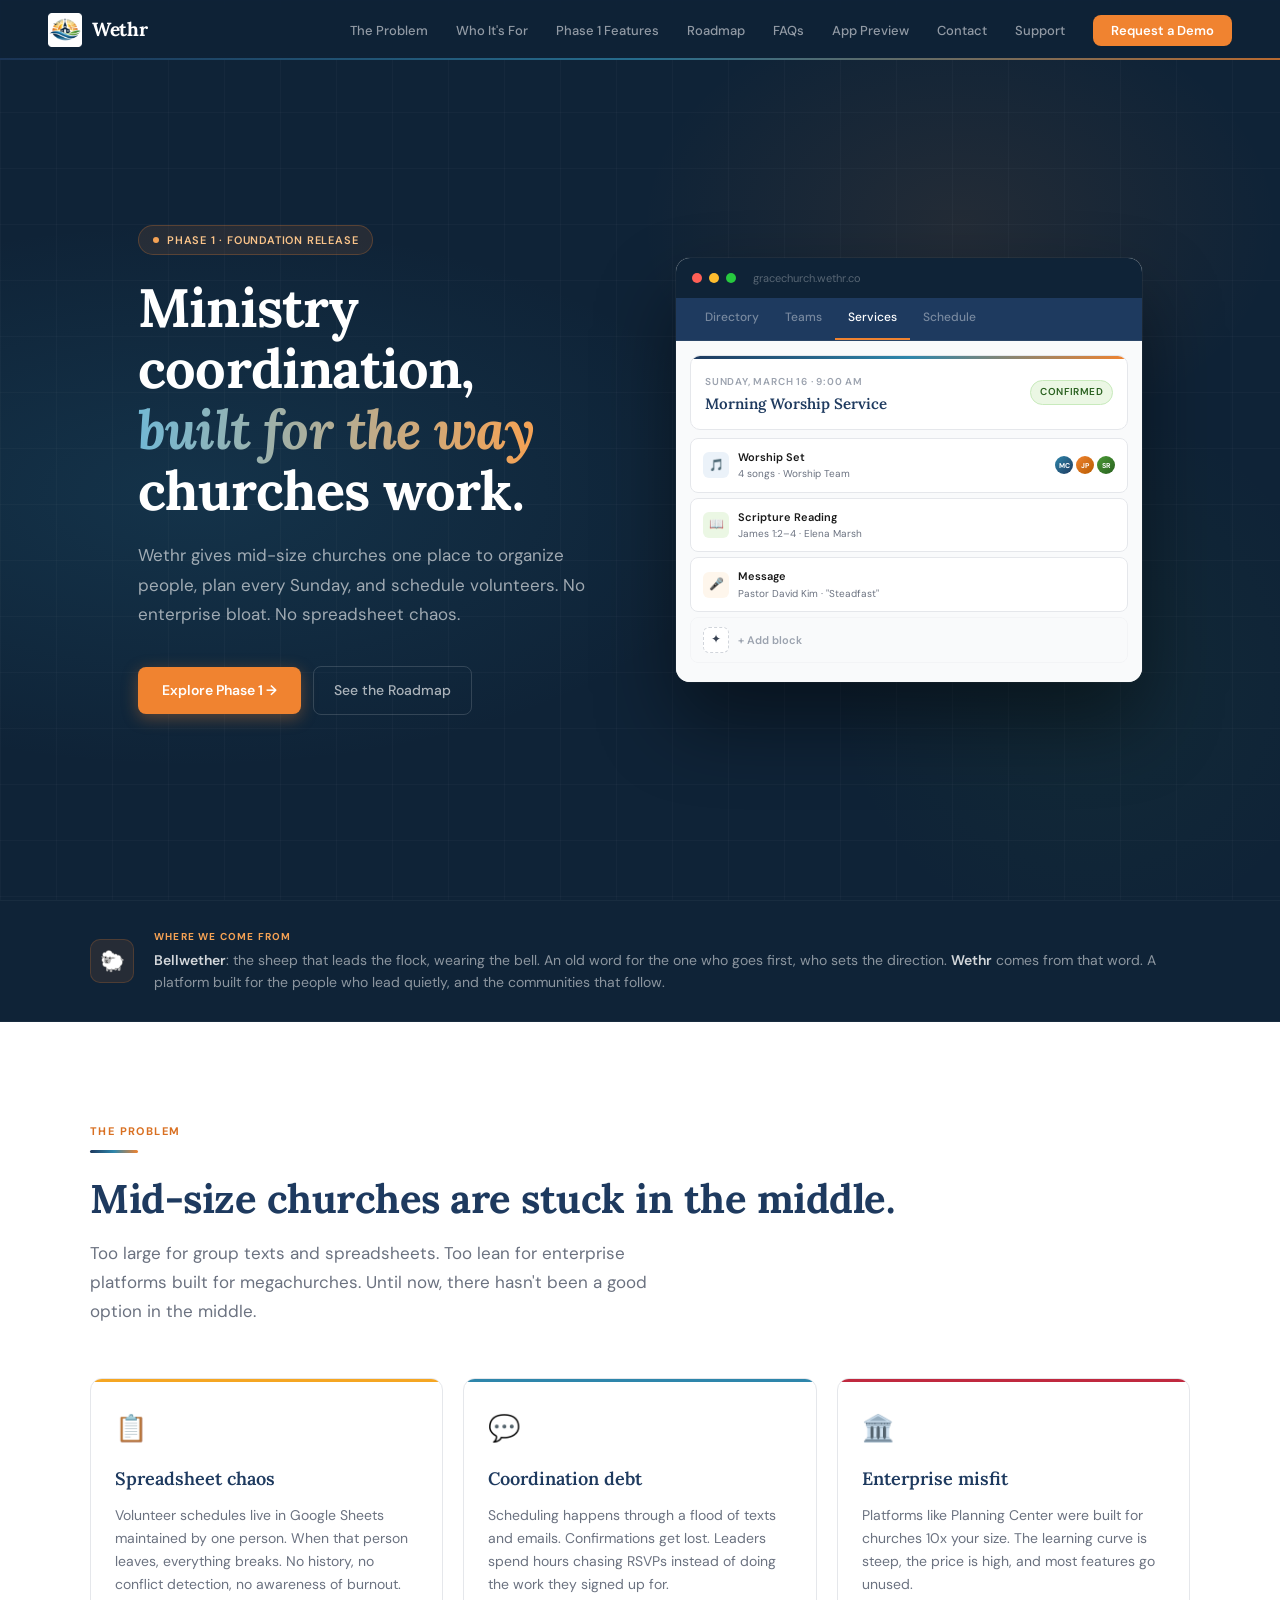
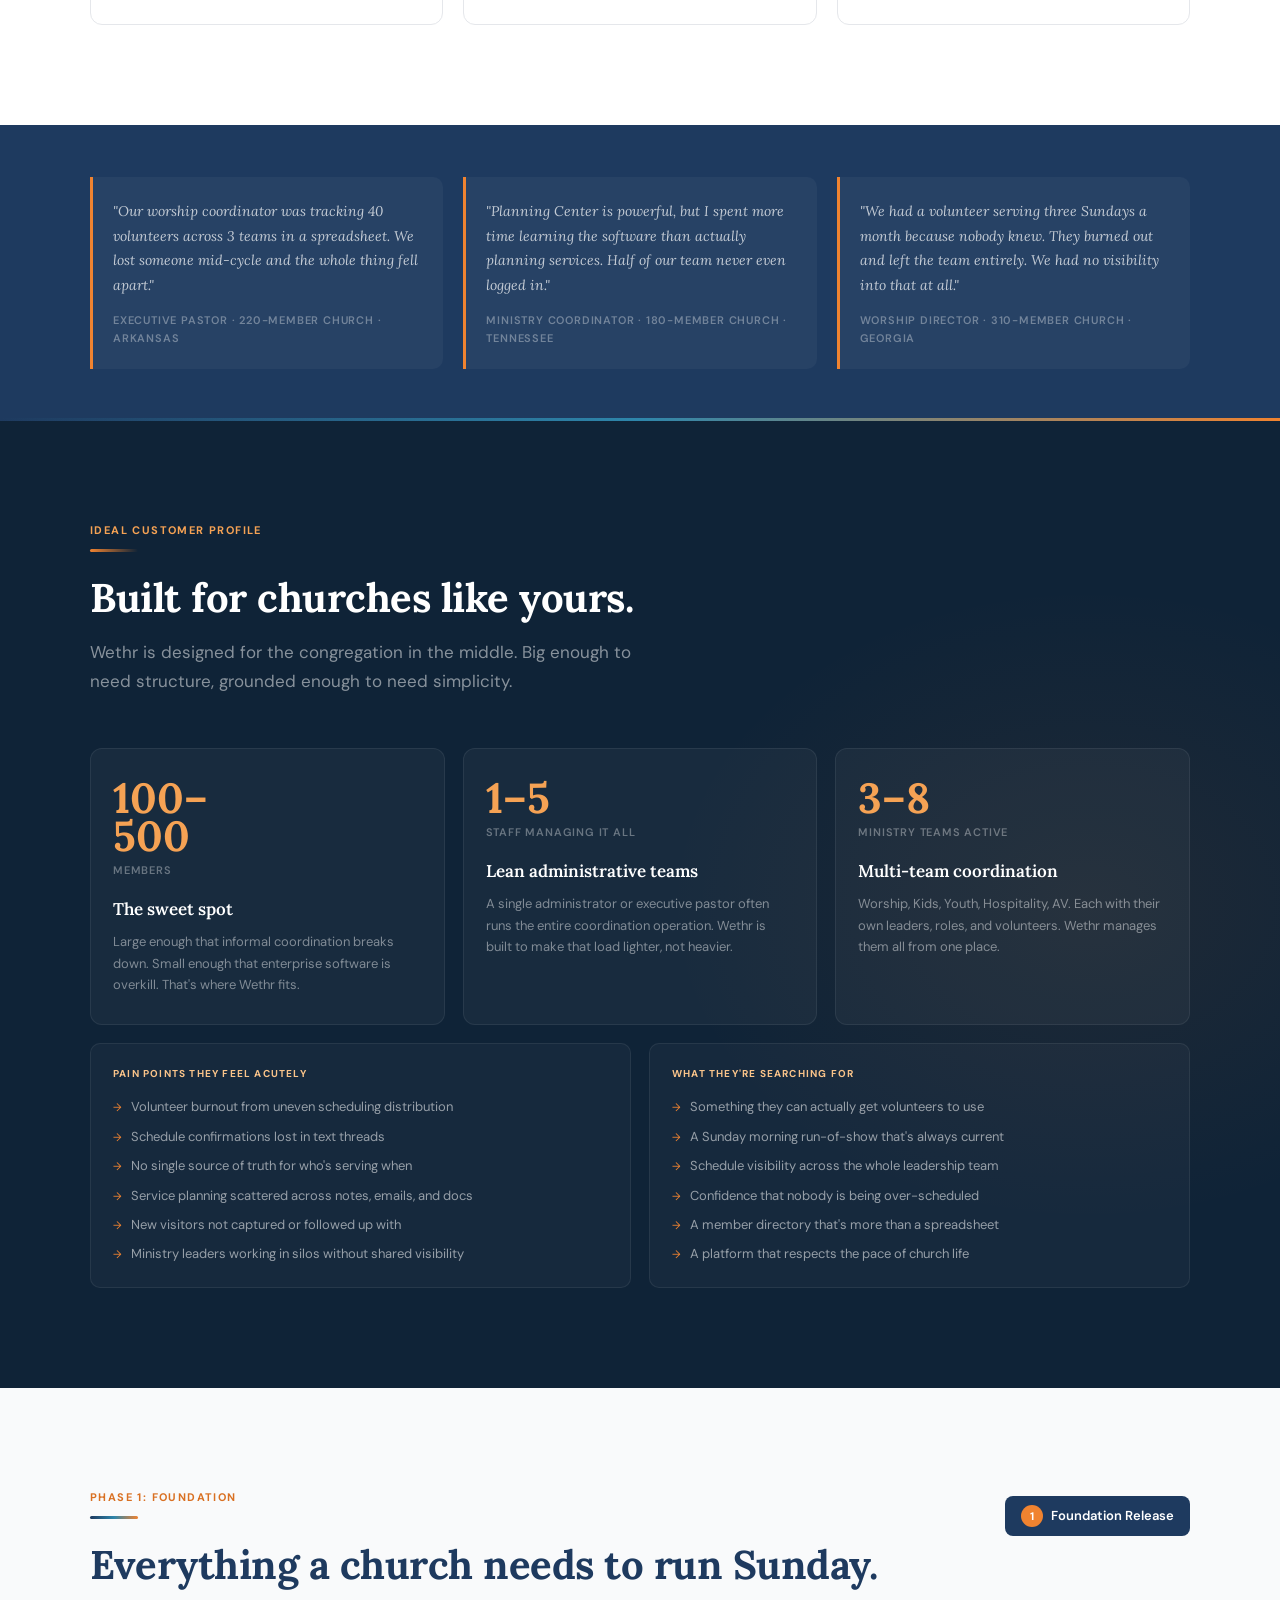
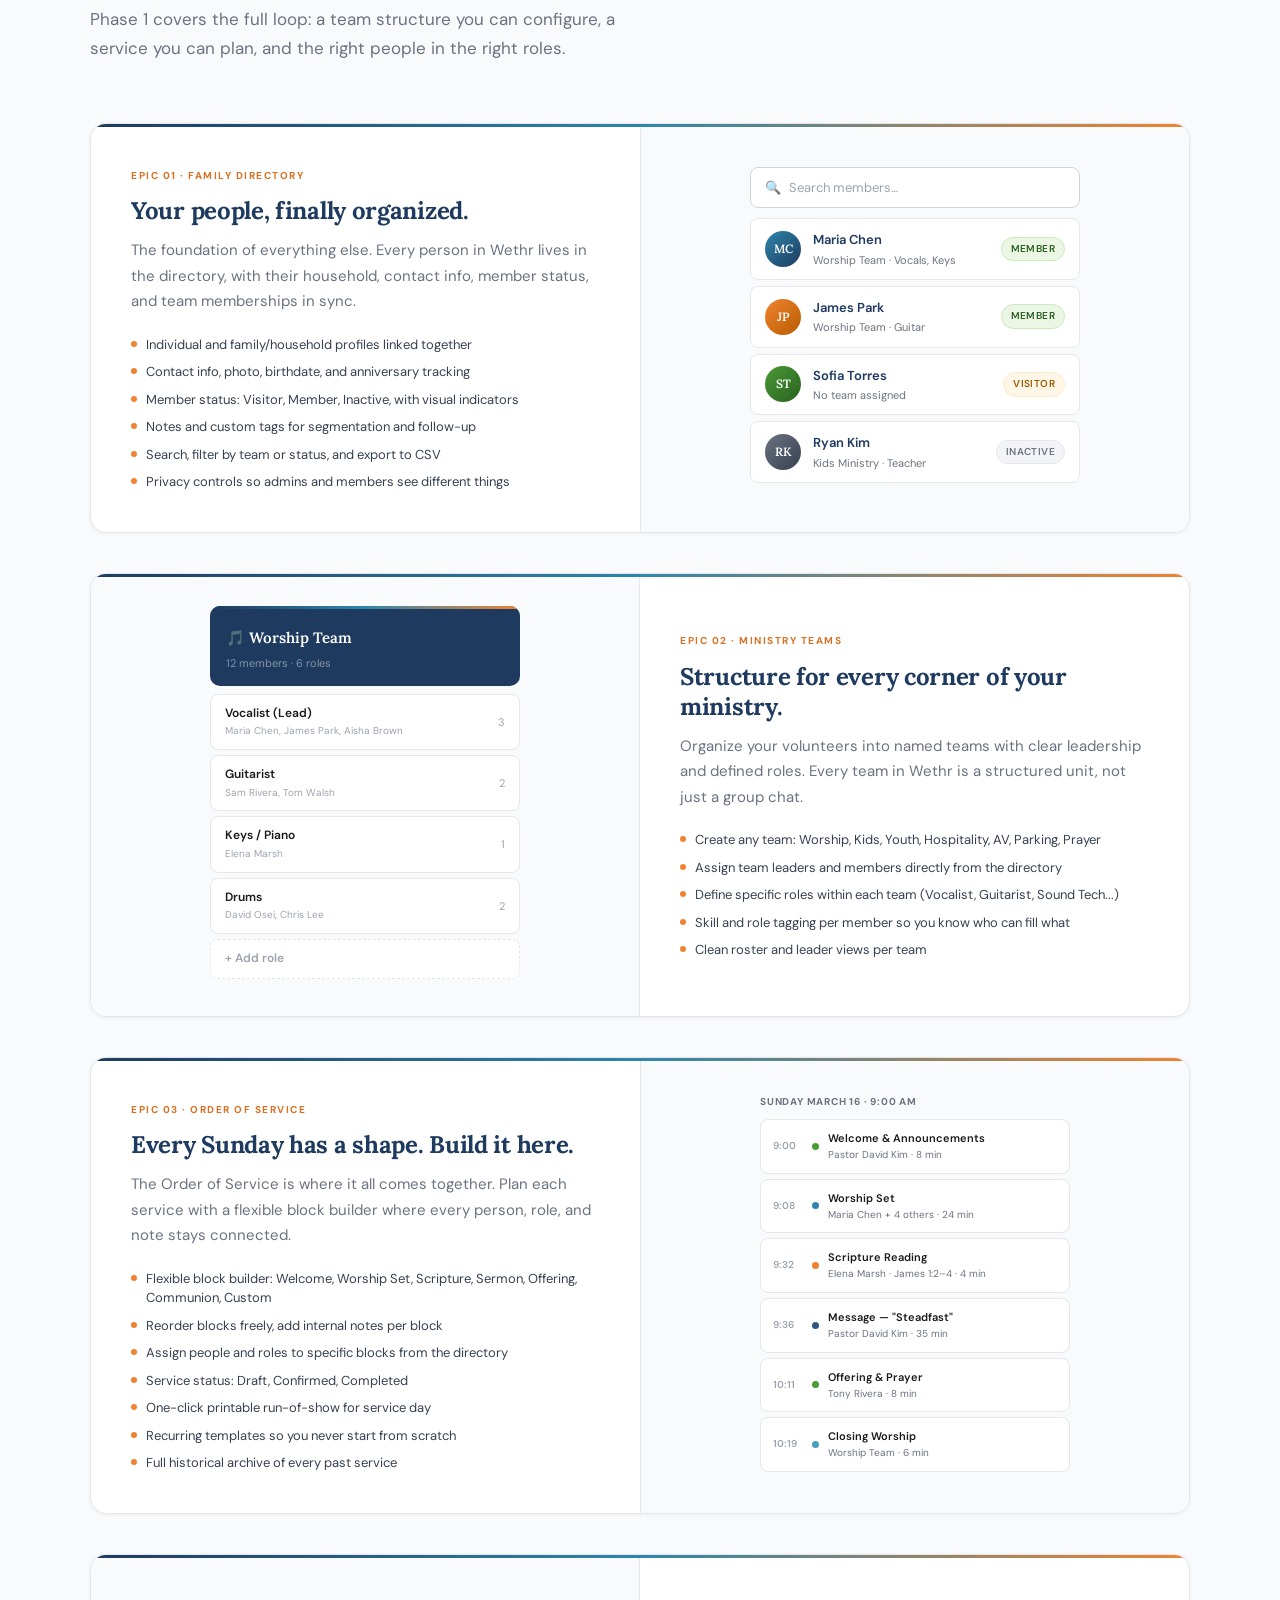
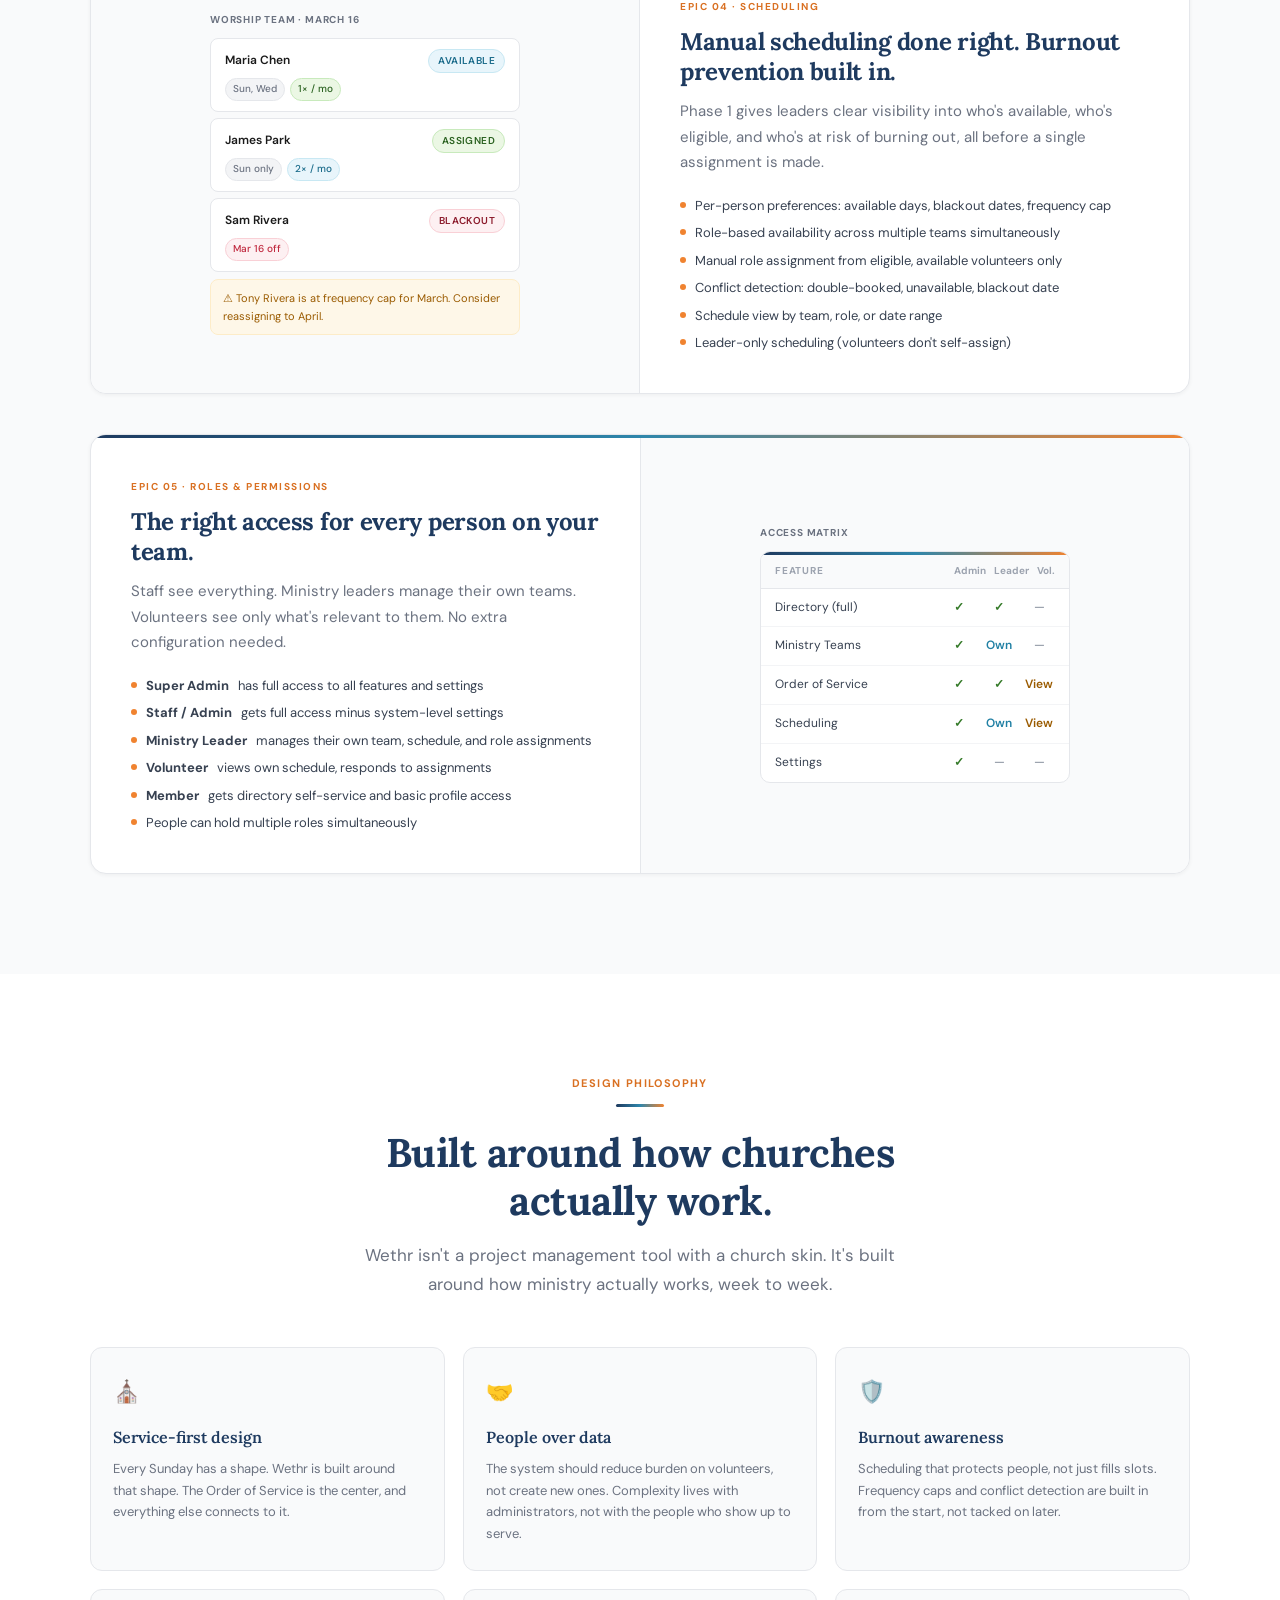
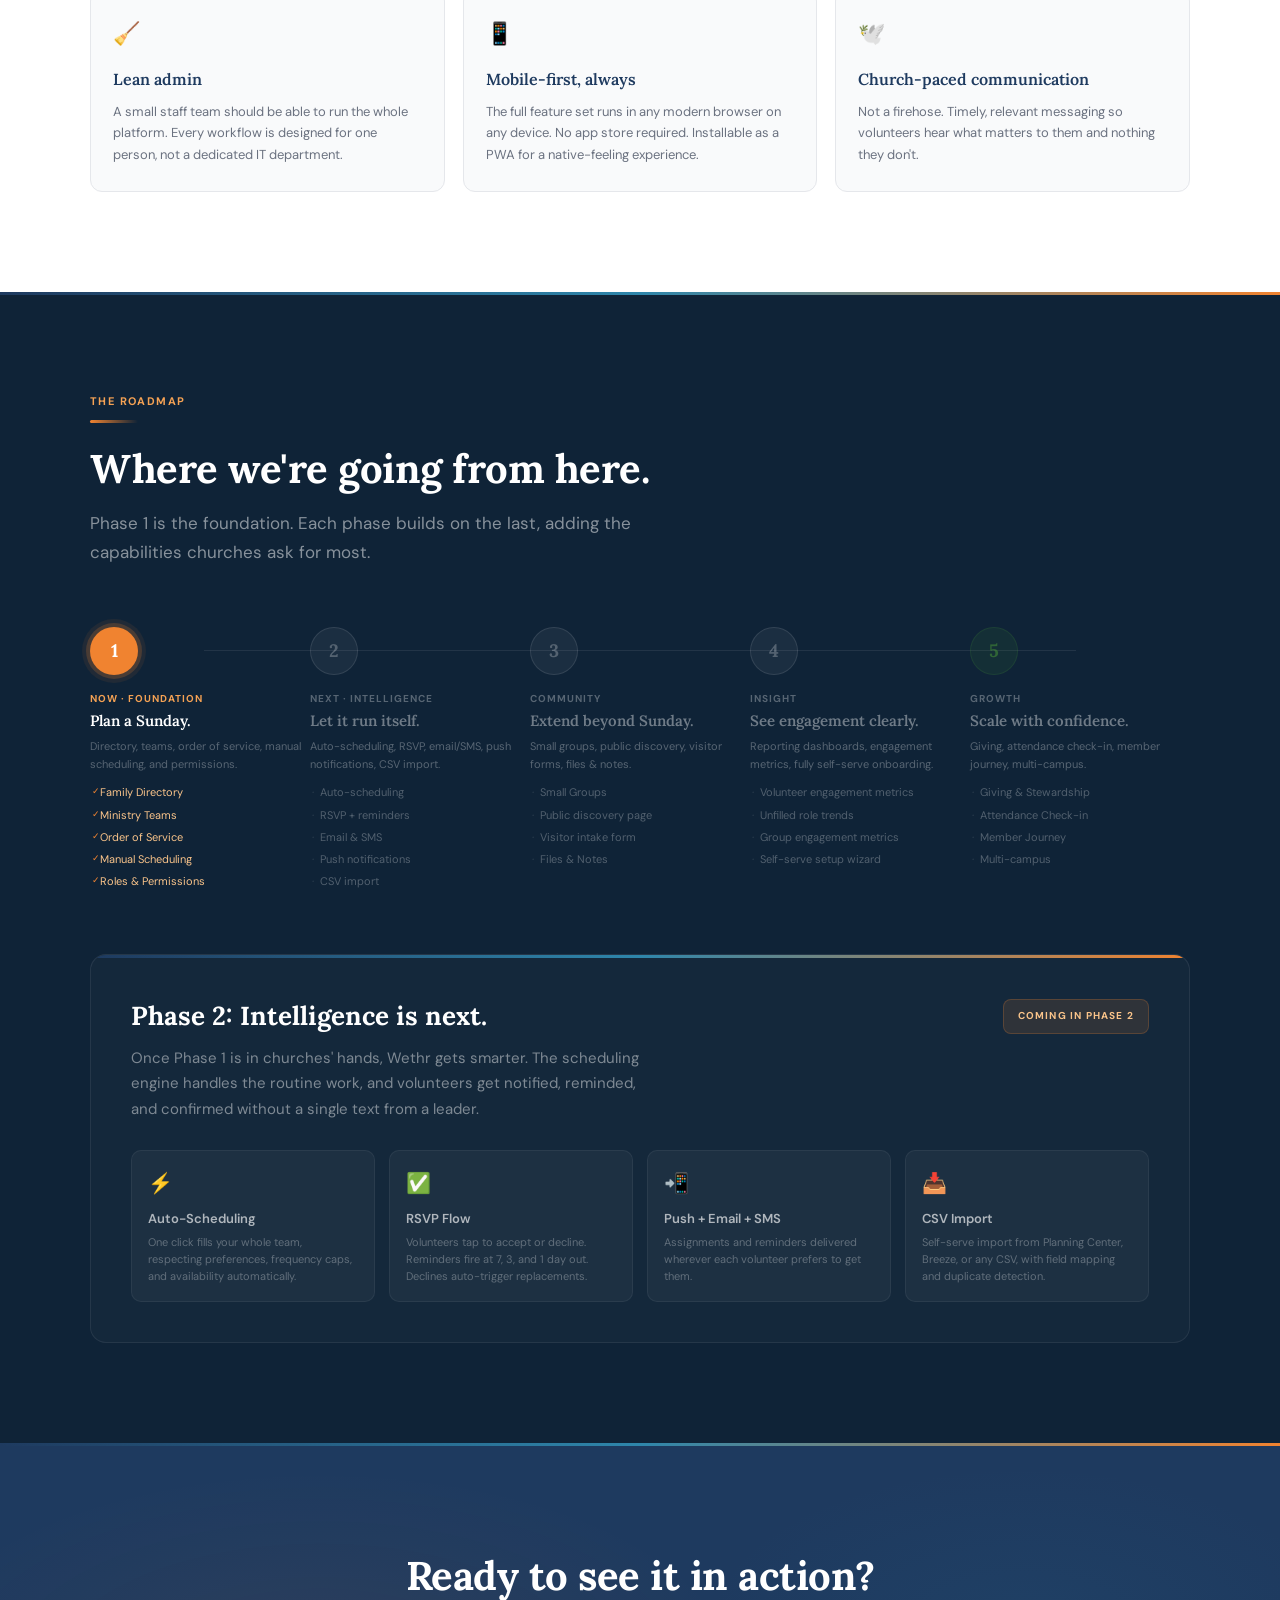
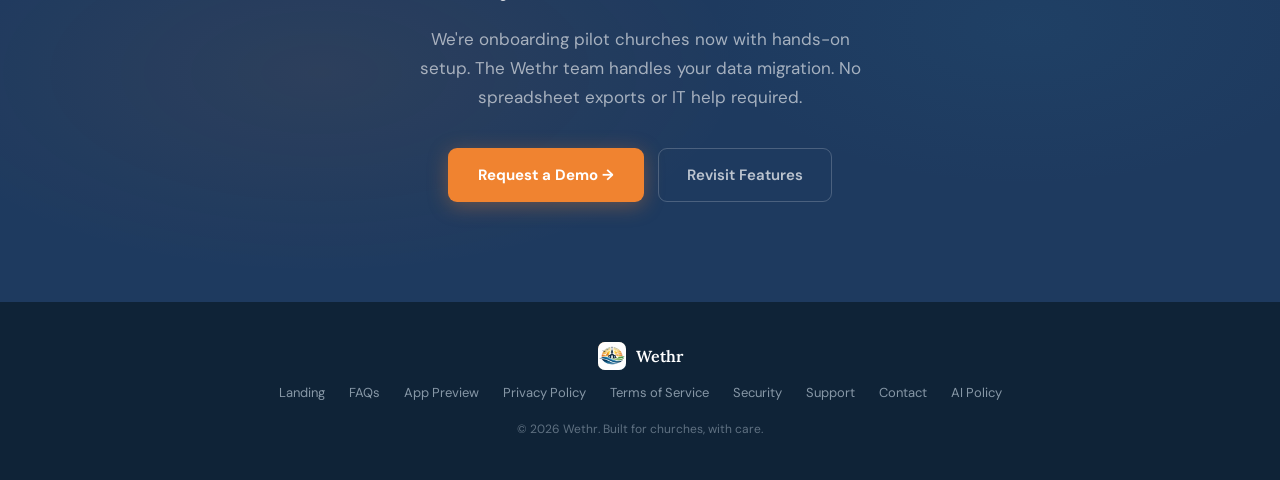
<file: index.html>
<!DOCTYPE html>
<html lang="en">
<head>
  <meta charset="UTF-8" />
  <meta name="viewport" content="width=device-width, initial-scale=1.0" />
  <title>Wethr · Phase 1</title>
  <link rel="preconnect" href="https://fonts.googleapis.com" />
  <link rel="preconnect" href="https://fonts.gstatic.com" crossorigin />
  <link href="https://fonts.googleapis.com/css2?family=Lora:ital,wght@0,400;0,600;0,700;1,400;1,600&family=DM+Sans:wght@300;400;500;600;700&family=JetBrains+Mono:wght@400;500&display=swap" rel="stylesheet" />
  <link rel="stylesheet" href="shared.css" />
  <style>
    /* ── HERO ── */
    .hero { min-height: 100vh; background: var(--navy-950); position: relative; overflow: hidden; display: flex; align-items: center; padding: 120px 0 80px; }
    .hero-bg { position: absolute; inset: 0; background: radial-gradient(ellipse 80% 55% at 15% 55%, rgba(46,134,171,0.16) 0%, transparent 55%), radial-gradient(ellipse 50% 50% at 75% 25%, rgba(240,131,48,0.09) 0%, transparent 50%), radial-gradient(ellipse 40% 60% at 85% 75%, rgba(74,154,53,0.06) 0%, transparent 50%); }
    .hero-grid { position: absolute; inset: 0; background-image: linear-gradient(rgba(255,255,255,0.025) 1px, transparent 1px), linear-gradient(90deg, rgba(255,255,255,0.025) 1px, transparent 1px); background-size: 56px 56px; }

    .hero-content { position: relative; z-index: 2; max-width: 1100px; margin: 0 auto; padding: 0 48px; display: grid; grid-template-columns: 1fr 1fr; gap: 72px; align-items: center; }

    .heritage-pill { display: inline-flex; align-items: center; gap: 8px; background: rgba(240,131,48,0.1); border: 1px solid rgba(240,131,48,0.25); border-radius: 9999px; padding: 5px 14px; margin-bottom: 22px; }
    .heritage-pill-dot { width: 6px; height: 6px; background: var(--sunrise-400); border-radius: 50%; animation: pulse 2.5s infinite; }
    @keyframes pulse { 0%, 100% { opacity: 1; } 50% { opacity: 0.4; } }
    .heritage-pill-text { font-size: 11px; font-weight: 600; color: var(--sunrise-300); letter-spacing: 0.8px; text-transform: uppercase; }

    .hero-title { font-family: 'Lora', serif; font-size: clamp(36px, 4.8vw, 54px); font-weight: 700; color: white; line-height: 1.13; letter-spacing: -0.8px; margin-bottom: 20px; }
    .hero-title em { font-style: italic; background: linear-gradient(90deg, var(--cerulean-300), var(--sunrise-400)); -webkit-background-clip: text; -webkit-text-fill-color: transparent; background-clip: text; }
    .hero-subtitle { font-size: 17px; color: rgba(255,255,255,0.6); line-height: 1.75; margin-bottom: 36px; max-width: 460px; }

    .hero-actions { display: flex; gap: 12px; align-items: center; }
    .btn-primary { display: inline-flex; align-items: center; gap: 8px; background: var(--sunrise-500); color: white; font-size: 14px; font-weight: 600; padding: 12px 24px; border-radius: 8px; text-decoration: none; transition: all 0.2s; box-shadow: 0 4px 16px rgba(240,131,48,0.35); }
    .btn-primary:hover { background: var(--sunrise-600); transform: translateY(-1px); box-shadow: 0 6px 22px rgba(240,131,48,0.45); }
    .btn-ghost { display: inline-flex; align-items: center; gap: 8px; background: transparent; color: rgba(255,255,255,0.65); font-size: 14px; font-weight: 500; padding: 12px 20px; border-radius: 8px; text-decoration: none; border: 1px solid rgba(255,255,255,0.15); transition: all 0.2s; }
    .btn-ghost:hover { background: rgba(255,255,255,0.06); color: white; }

    /* App window */
    .hero-visual { position: relative; }
    .app-window { background: white; border-radius: 14px; box-shadow: 0 40px 80px rgba(0,0,0,0.45), 0 0 0 1px rgba(255,255,255,0.05); overflow: hidden; }
    .app-titlebar { background: var(--navy-950); padding: 11px 16px; display: flex; align-items: center; gap: 7px; }
    .titlebar-dot { width: 10px; height: 10px; border-radius: 50%; }
    .app-nav-bar { background: var(--navy-900); display: flex; border-bottom: 1px solid rgba(255,255,255,0.06); padding: 0 16px; }
    .app-nav-item { font-size: 12px; font-weight: 500; color: rgba(255,255,255,0.4); padding: 10px 13px; border-bottom: 2px solid transparent; }
    .app-nav-item.active { color: white; border-bottom-color: var(--sunrise-500); }
    .app-body { padding: 14px; background: var(--neutral-50); }
    .app-service-header { background: white; border: 1px solid var(--neutral-200); border-radius: 10px; padding: 12px 14px; margin-bottom: 8px; display: flex; align-items: center; justify-content: space-between; overflow: hidden; position: relative; }
    .app-service-rule { position: absolute; top: 0; left: 0; right: 0; height: 3px; background: var(--brand-rule); }
    .service-date { font-size: 10px; font-weight: 600; color: var(--neutral-400); text-transform: uppercase; letter-spacing: 0.8px; margin-bottom: 2px; margin-top: 6px; }
    .service-name { font-family: 'Lora', serif; font-size: 15px; font-weight: 600; color: var(--navy-900); }
    .badge { font-size: 10px; font-weight: 600; letter-spacing: 0.4px; text-transform: uppercase; padding: 3px 9px; border-radius: 9999px; }
    .badge-confirmed { background: var(--meadow-50); color: var(--meadow-700); border: 1px solid var(--meadow-100); }
    .app-block { background: white; border: 1px solid var(--neutral-200); border-radius: 8px; padding: 9px 12px; margin-bottom: 5px; display: flex; align-items: center; gap: 9px; }
    .block-icon { width: 26px; height: 26px; border-radius: 6px; display: flex; align-items: center; justify-content: center; font-size: 12px; flex-shrink: 0; }
    .block-label { font-size: 11px; font-weight: 600; color: var(--neutral-900); }
    .block-detail { font-size: 10px; color: var(--neutral-500); }
    .avatar-row { display: flex; gap: 3px; }
    .avatar { width: 18px; height: 18px; border-radius: 50%; display: flex; align-items: center; justify-content: center; font-size: 7px; font-weight: 700; color: white; }

    /* ── SHARED ── */
    section { padding: 100px 48px; }
    .container { max-width: 1100px; margin: 0 auto; }
    .section-label { font-size: 11px; font-weight: 700; letter-spacing: 1.4px; text-transform: uppercase; color: var(--sunrise-600); margin-bottom: 10px; }
    .section-title { font-family: 'Lora', serif; font-size: clamp(28px, 3.5vw, 40px); font-weight: 700; color: var(--navy-900); letter-spacing: -0.5px; line-height: 1.2; margin-bottom: 16px; }
    .section-subtitle { font-size: 17px; color: var(--neutral-500); line-height: 1.7; max-width: 560px; }
    .brand-rule { height: 3px; background: var(--brand-rule); border-radius: 2px; width: 48px; margin-bottom: 22px; }

    /* ── HERITAGE BANNER ── */
    .heritage-banner { background: var(--navy-950); border-top: 1px solid rgba(255,255,255,0.04); border-bottom: 1px solid rgba(255,255,255,0.04); padding: 28px 48px; }
    .heritage-inner { max-width: 1100px; margin: 0 auto; display: flex; align-items: center; gap: 20px; }
    .heritage-icon { width: 44px; height: 44px; border-radius: 10px; background: rgba(240,131,48,0.1); border: 1px solid rgba(240,131,48,0.2); display: flex; align-items: center; justify-content: center; flex-shrink: 0; font-size: 20px; }
    .heritage-label { font-size: 10px; font-weight: 700; text-transform: uppercase; letter-spacing: 1.2px; color: var(--sunrise-400); margin-bottom: 3px; }
    .heritage-body { font-size: 14px; color: rgba(255,255,255,0.52); line-height: 1.6; }
    .heritage-body strong { color: rgba(255,255,255,0.82); font-weight: 600; }

    /* ── PROBLEM ── */
    .problem-section { background: var(--white); }
    .problem-grid { display: grid; grid-template-columns: repeat(3, 1fr); gap: 20px; margin-top: 52px; }
    .problem-card { padding: 28px 24px; border-radius: 12px; border: 1px solid var(--neutral-200); position: relative; overflow: hidden; transition: transform 0.2s, box-shadow 0.2s; }
    .problem-card:hover { transform: translateY(-2px); box-shadow: 0 8px 24px rgba(0,0,0,0.08); }
    .problem-card::before { content: ''; position: absolute; top: 0; left: 0; right: 0; height: 3px; }
    .problem-card.p1::before { background: var(--amber-400); }
    .problem-card.p2::before { background: var(--cerulean-500); }
    .problem-card.p3::before { background: var(--crimson-500); }
    .problem-icon { font-size: 26px; margin-bottom: 14px; }
    .problem-card h3 { font-family: 'Lora', serif; font-size: 18px; font-weight: 600; color: var(--navy-900); margin-bottom: 10px; }
    .problem-card p { font-size: 14px; color: var(--neutral-500); line-height: 1.65; }

    /* ── QUOTE STRIP ── */
    .quote-strip { background: var(--navy-900); padding: 52px 48px; position: relative; overflow: hidden; }
    .quote-strip::after { content: ''; position: absolute; bottom: 0; left: 0; right: 0; height: 3px; background: var(--brand-rule); }
    .quote-grid { max-width: 1100px; margin: 0 auto; display: grid; grid-template-columns: repeat(3, 1fr); gap: 20px; }
    .quote-card { padding: 22px 20px; border-left: 3px solid var(--sunrise-500); background: rgba(255,255,255,0.04); border-radius: 0 10px 10px 0; }
    .quote-text { font-family: 'Lora', serif; font-style: italic; font-size: 14px; color: rgba(255,255,255,0.72); line-height: 1.75; margin-bottom: 14px; }
    .quote-attr { font-size: 11px; font-weight: 600; color: rgba(255,255,255,0.35); text-transform: uppercase; letter-spacing: 0.8px; }

    /* ── ICP ── */
    .icp-section { background: var(--navy-950); position: relative; overflow: hidden; }
    .icp-section::before { content: ''; position: absolute; inset: 0; background: radial-gradient(ellipse 60% 60% at 85% 50%, rgba(240,131,48,0.07) 0%, transparent 55%); }
    .icp-section .section-label { color: var(--sunrise-400); }
    .icp-section .section-title { color: white; }
    .icp-section .section-subtitle { color: rgba(255,255,255,0.5); }
    .icp-grid { display: grid; grid-template-columns: repeat(3, 1fr); gap: 18px; margin-top: 52px; }
    .icp-card { background: rgba(255,255,255,0.04); border: 1px solid rgba(255,255,255,0.07); border-radius: 12px; padding: 28px 22px; transition: all 0.25s; }
    .icp-card:hover { background: rgba(255,255,255,0.07); border-color: rgba(240,131,48,0.25); transform: translateY(-2px); }
    .icp-stat { font-family: 'Lora', serif; font-size: 42px; font-weight: 700; color: var(--sunrise-400); line-height: 1; margin-bottom: 4px; }
    .icp-stat-label { font-size: 11px; font-weight: 600; color: rgba(255,255,255,0.35); text-transform: uppercase; letter-spacing: 0.8px; margin-bottom: 16px; }
    .icp-card h3 { font-family: 'Lora', serif; font-size: 17px; font-weight: 600; color: white; margin-bottom: 8px; }
    .icp-card p { font-size: 13px; color: rgba(255,255,255,0.45); line-height: 1.65; }
    .icp-detail-row { display: grid; grid-template-columns: 1fr 1fr; gap: 18px; margin-top: 18px; }
    .icp-detail-box { background: rgba(255,255,255,0.03); border: 1px solid rgba(255,255,255,0.07); border-radius: 10px; padding: 22px; }
    .icp-detail-box h4 { font-size: 10px; font-weight: 700; text-transform: uppercase; letter-spacing: 1.2px; color: var(--sunrise-300); margin-bottom: 14px; }
    .icp-detail-box ul { list-style: none; display: flex; flex-direction: column; gap: 8px; }
    .icp-detail-box li { font-size: 13px; color: rgba(255,255,255,0.55); display: flex; align-items: flex-start; gap: 9px; }
    .icp-detail-box li::before { content: '→'; color: var(--sunrise-500); font-size: 11px; margin-top: 2px; flex-shrink: 0; }

    /* ── FEATURES ── */
    .features-section { background: var(--neutral-50); }
    .features-header { display: flex; align-items: flex-start; justify-content: space-between; gap: 48px; margin-bottom: 60px; }
    .phase-badge { display: inline-flex; align-items: center; gap: 8px; background: var(--navy-900); color: white; padding: 9px 16px; border-radius: 8px; font-size: 13px; font-weight: 600; flex-shrink: 0; margin-top: 8px; }
    .phase-badge-num { background: var(--sunrise-500); color: white; width: 22px; height: 22px; border-radius: 50%; display: flex; align-items: center; justify-content: center; font-size: 11px; font-weight: 700; }

    .feature-block { display: grid; grid-template-columns: 1fr 1fr; margin-bottom: 40px; background: white; border: 1px solid var(--neutral-200); border-radius: 16px; overflow: hidden; box-shadow: 0 1px 4px rgba(0,0,0,0.05); position: relative; }
    /* brand rule top stripe */
    .feature-block::before { content: ''; display: block; position: absolute; top: 0; left: 0; right: 0; height: 3px; background: var(--brand-rule); z-index: 1; }
    .feature-block.reverse { direction: rtl; }
    .feature-block.reverse > * { direction: ltr; }

    .feature-content { padding: 44px 40px 40px; display: flex; flex-direction: column; justify-content: center; }
    .feature-number { font-size: 10px; font-weight: 700; text-transform: uppercase; letter-spacing: 1.5px; color: var(--sunrise-600); margin-bottom: 12px; }
    .feature-content h3 { font-family: 'Lora', serif; font-size: 24px; font-weight: 700; color: var(--navy-900); letter-spacing: -0.3px; margin-bottom: 12px; line-height: 1.25; }
    .feature-content p { font-size: 15px; color: var(--neutral-500); line-height: 1.7; margin-bottom: 20px; }
    .feature-list { list-style: none; display: flex; flex-direction: column; gap: 8px; }
    .feature-list li { font-size: 13px; color: var(--neutral-700); display: flex; align-items: flex-start; gap: 9px; line-height: 1.5; }
    .feature-list li::before { content: ''; width: 6px; height: 6px; border-radius: 50%; background: var(--sunrise-500); flex-shrink: 0; margin-top: 6px; }

    .feature-visual { background: var(--neutral-50); border-left: 1px solid var(--neutral-200); padding: 32px; display: flex; align-items: center; justify-content: center; min-height: 310px; }
    .feature-block.reverse .feature-visual { border-left: none; border-right: 1px solid var(--neutral-200); }

    /* ── MOCK UI ── */
    .dir-mock { width: 100%; max-width: 330px; }
    .dir-search { background: white; border: 1px solid var(--neutral-300); border-radius: 8px; padding: 9px 14px; font-size: 13px; color: var(--neutral-400); margin-bottom: 10px; display: flex; align-items: center; gap: 8px; }
    .person-row { background: white; border: 1px solid var(--neutral-200); border-radius: 8px; padding: 10px 14px; margin-bottom: 6px; display: flex; align-items: center; gap: 12px; }
    .person-avatar { width: 36px; height: 36px; border-radius: 50%; display: flex; align-items: center; justify-content: center; font-family: 'Lora', serif; font-size: 12px; font-weight: 600; color: white; flex-shrink: 0; }
    .person-info { flex: 1; }
    .person-name { font-size: 13px; font-weight: 600; color: var(--navy-900); }
    .person-meta { font-size: 11px; color: var(--neutral-500); }

    .team-mock { width: 100%; max-width: 310px; }
    .team-header-card { background: var(--navy-900); border-radius: 10px; padding: 14px 16px; margin-bottom: 8px; position: relative; overflow: hidden; }
    .team-header-rule { position: absolute; top: 0; left: 0; right: 0; height: 3px; background: var(--brand-rule); }
    .team-name { font-family: 'Lora', serif; font-size: 15px; font-weight: 600; color: white; margin-bottom: 3px; margin-top: 6px; }
    .team-count { font-size: 11px; color: rgba(255,255,255,0.45); }
    .role-row { background: white; border: 1px solid var(--neutral-200); border-radius: 8px; padding: 9px 14px; margin-bottom: 5px; display: flex; align-items: center; justify-content: space-between; }
    .role-name { font-size: 12px; font-weight: 600; color: var(--neutral-900); }
    .role-count { font-size: 11px; color: var(--neutral-400); }

    .oos-mock { width: 100%; max-width: 310px; }
    .oos-block { background: white; border: 1px solid var(--neutral-200); border-radius: 8px; padding: 9px 12px; margin-bottom: 5px; display: flex; gap: 9px; align-items: center; }
    .oos-time { font-size: 10px; color: var(--neutral-400); font-weight: 600; width: 30px; flex-shrink: 0; }
    .oos-dot { width: 7px; height: 7px; border-radius: 50%; flex-shrink: 0; }
    .oos-block-name { font-size: 11px; font-weight: 600; color: var(--neutral-900); }
    .oos-block-who { font-size: 10px; color: var(--neutral-500); }

    .sched-mock { width: 100%; max-width: 310px; }
    .sched-person { background: white; border: 1px solid var(--neutral-200); border-radius: 8px; padding: 10px 14px; margin-bottom: 6px; }
    .sched-row { display: flex; align-items: center; justify-content: space-between; margin-bottom: 5px; }
    .sched-name { font-size: 12px; font-weight: 600; color: var(--neutral-900); }
    .sched-prefs { display: flex; gap: 5px; flex-wrap: wrap; }
    .pref-chip { font-size: 10px; font-weight: 500; padding: 2px 7px; border-radius: 9999px; border: 1px solid; }
    .conflict-alert { background: var(--amber-50); border: 1px solid var(--amber-100); border-radius: 8px; padding: 9px 12px; margin-top: 7px; font-size: 11px; color: #9A5B00; display: flex; gap: 7px; align-items: flex-start; }

    /* ── PHILOSOPHY ── */
    .philosophy-section { background: white; }
    .principles-grid { display: grid; grid-template-columns: repeat(3, 1fr); gap: 18px; margin-top: 48px; }
    .principle-card { padding: 26px 22px; border-radius: 12px; border: 1px solid var(--neutral-200); background: var(--neutral-50); position: relative; overflow: hidden; }
    .principle-card::after { content: ''; position: absolute; bottom: 0; left: 0; right: 0; height: 2px; background: var(--brand-rule); opacity: 0; transition: opacity 0.25s; }
    .principle-card:hover::after { opacity: 1; }
    .principle-icon { font-size: 22px; margin-bottom: 14px; }
    .principle-card h3 { font-family: 'Lora', serif; font-size: 16px; font-weight: 600; color: var(--navy-900); margin-bottom: 8px; }
    .principle-card p { font-size: 13px; color: var(--neutral-500); line-height: 1.65; }

    /* ── ROADMAP ── */
    .roadmap-section { background: var(--navy-950); position: relative; overflow: hidden; }
    .roadmap-section::before { content: ''; position: absolute; top: 0; left: 0; right: 0; height: 3px; background: var(--brand-rule); }
    .roadmap-section .section-label { color: var(--sunrise-400); }
    .roadmap-section .section-title { color: white; }
    .roadmap-section .section-subtitle { color: rgba(255,255,255,0.5); }

    .roadmap-timeline { margin-top: 60px; display: grid; grid-template-columns: repeat(5, 1fr); gap: 0; position: relative; }
    .roadmap-timeline::before { content: ''; position: absolute; top: 23px; left: calc(10% + 4px); right: calc(10% + 4px); height: 1px; background: rgba(255,255,255,0.08); }

    .roadmap-phase { padding: 0 8px 0 0; }
    .phase-node { width: 48px; height: 48px; border-radius: 50%; display: flex; align-items: center; justify-content: center; font-family: 'Lora', serif; font-size: 18px; font-weight: 700; margin-bottom: 16px; position: relative; z-index: 1; }
    .phase-node.current { background: var(--sunrise-500); color: white; box-shadow: 0 0 0 4px rgba(240,131,48,0.2), 0 0 0 8px rgba(240,131,48,0.08); }
    .phase-node.upcoming { background: rgba(255,255,255,0.05); color: rgba(255,255,255,0.25); border: 1px solid rgba(255,255,255,0.1); }
    .phase-node.future { background: rgba(74,154,53,0.1); color: rgba(74,154,53,0.5); border: 1px solid rgba(74,154,53,0.15); }

    .phase-label { font-size: 10px; font-weight: 700; text-transform: uppercase; letter-spacing: 1px; margin-bottom: 5px; }
    .phase-label.current { color: var(--sunrise-400); }
    .phase-label.upcoming { color: rgba(255,255,255,0.3); }
    .phase-name { font-family: 'Lora', serif; font-size: 15px; font-weight: 600; margin-bottom: 7px; line-height: 1.25; }
    .phase-name.current { color: white; }
    .phase-name.upcoming { color: rgba(255,255,255,0.4); }
    .phase-desc { font-size: 11px; color: rgba(255,255,255,0.3); line-height: 1.6; margin-bottom: 10px; }
    .phase-feat { font-size: 11px; color: rgba(255,255,255,0.28); padding-left: 10px; position: relative; margin-bottom: 4px; }
    .phase-feat::before { content: '·'; position: absolute; left: 2px; color: rgba(255,255,255,0.15); }
    .phase-feat.active { color: var(--sunrise-300); }
    .phase-feat.active::before { content: '✓'; color: var(--sunrise-500); font-size: 9px; top: 1px; }

    .phase2-tease { margin-top: 60px; background: rgba(255,255,255,0.025); border: 1px solid rgba(255,255,255,0.07); border-radius: 16px; padding: 40px; position: relative; overflow: hidden; }
    .phase2-tease::before { content: ''; position: absolute; top: 0; left: 0; right: 0; height: 3px; background: var(--brand-rule); }
    .phase2-header { display: flex; align-items: flex-start; justify-content: space-between; gap: 32px; margin-bottom: 28px; }
    .phase2-tease h3 { font-family: 'Lora', serif; font-size: 26px; font-weight: 700; color: white; margin-bottom: 8px; }
    .phase2-body { font-size: 15px; color: rgba(255,255,255,0.45); line-height: 1.7; max-width: 520px; }
    .coming-soon-pill { flex-shrink: 0; background: rgba(240,131,48,0.12); border: 1px solid rgba(240,131,48,0.22); border-radius: 8px; padding: 8px 14px; font-size: 10px; font-weight: 700; letter-spacing: 1.2px; text-transform: uppercase; color: var(--sunrise-300); margin-top: 4px; }
    .tease-features { display: grid; grid-template-columns: repeat(4, 1fr); gap: 14px; }
    .tease-feat { background: rgba(255,255,255,0.04); border: 1px solid rgba(255,255,255,0.06); border-radius: 10px; padding: 16px; }
    .tease-feat-icon { font-size: 20px; margin-bottom: 8px; }
    .tease-feat-name { font-size: 13px; font-weight: 600; color: rgba(255,255,255,0.65); margin-bottom: 4px; }
    .tease-feat-desc { font-size: 11px; color: rgba(255,255,255,0.3); line-height: 1.55; }

    /* ── CTA ── */
    .cta-section { background: var(--navy-900); text-align: center; position: relative; overflow: hidden; padding: 100px 48px; }
    .cta-section::before { content: ''; position: absolute; top: 0; left: 0; right: 0; height: 3px; background: var(--brand-rule); }
    .cta-section::after { content: ''; position: absolute; inset: 0; background: radial-gradient(ellipse 60% 80% at 25% 50%, rgba(240,131,48,0.07) 0%, transparent 55%), radial-gradient(ellipse 50% 70% at 80% 40%, rgba(46,134,171,0.08) 0%, transparent 50%); }
    .cta-content { position: relative; z-index: 2; }
    .cta-section h2 { font-family: 'Lora', serif; font-size: 40px; font-weight: 700; color: white; letter-spacing: -0.5px; margin-bottom: 16px; }
    .cta-section p { font-size: 17px; color: rgba(255,255,255,0.6); margin-bottom: 36px; max-width: 460px; margin-left: auto; margin-right: auto; line-height: 1.7; }
    .cta-actions { display: flex; gap: 14px; justify-content: center; }
    .cta-btn-sunrise { display: inline-flex; align-items: center; gap: 8px; background: var(--sunrise-500); color: white; font-size: 15px; font-weight: 700; padding: 14px 30px; border-radius: 9px; text-decoration: none; transition: all 0.2s; box-shadow: 0 4px 20px rgba(240,131,48,0.35); }
    .cta-btn-sunrise:hover { background: var(--sunrise-600); transform: translateY(-2px); box-shadow: 0 8px 28px rgba(240,131,48,0.45); }
    .cta-btn-outline { display: inline-flex; align-items: center; gap: 8px; background: transparent; color: rgba(255,255,255,0.7); font-size: 15px; font-weight: 600; padding: 14px 28px; border-radius: 9px; text-decoration: none; border: 1px solid rgba(255,255,255,0.2); transition: all 0.2s; }
    .cta-btn-outline:hover { background: rgba(255,255,255,0.06); color: white; }

    /* ── ANIMATIONS ── */
    .fade-up { opacity: 0; transform: translateY(22px); transition: opacity 0.55s ease, transform 0.55s ease; }
    .fade-up.visible { opacity: 1; transform: translateY(0); }

    /* ── RESPONSIVE ── */
    @media (max-width: 900px) {
      section { padding: 60px 20px; }
      .heritage-banner { padding: 24px 20px; }
      .quote-strip { padding: 40px 20px; }
      .hero-content { grid-template-columns: 1fr; gap: 40px; }
      .hero-visual { display: none; }
      .problem-grid, .icp-grid, .principles-grid { grid-template-columns: 1fr; }
      .icp-detail-row { grid-template-columns: 1fr; }
      .feature-block { grid-template-columns: 1fr; }
      .feature-block.reverse { direction: ltr; }
      .feature-visual { display: none; }
      .roadmap-timeline { grid-template-columns: 1fr; gap: 28px; }
      .roadmap-timeline::before { display: none; }
      .tease-features { grid-template-columns: 1fr 1fr; }
      .quote-grid { grid-template-columns: 1fr; }
    }
  </style>
</head>
<body>

<!-- NAV -->
<nav>
  <a href="index.html" class="nav-brand">
    <img src="./wethr_logo-192.png" alt="Wethr" class="nav-logo">
    <span class="nav-wordmark">Wethr</span>
  </a>
  <ul class="nav-links">
    <li><a href="#problem">The Problem</a></li>
    <li><a href="#icp">Who It's For</a></li>
    <li><a href="#features">Phase 1 Features</a></li>
    <li><a href="#roadmap">Roadmap</a></li>
    <li><a href="faq.html">FAQs</a></li>
    <li><a href="preview.html">App Preview</a></li>
    <li><a href="contact.html">Contact</a></li>
    <li><a href="support.html">Support</a></li>
    <li><a href="#cta" class="nav-cta">Request a Demo</a></li>
  </ul>
</nav>

<!-- HERO -->
<section class="hero">
  <div class="hero-bg"></div>
  <div class="hero-grid"></div>
  <div class="hero-content">
    <div>
      <div class="heritage-pill">
        <div class="heritage-pill-dot"></div>
        <span class="heritage-pill-text">Phase 1 · Foundation Release</span>
      </div>
      <h1 class="hero-title">
        Ministry coordination,<br><em>built for the way</em><br>churches work.
      </h1>
      <p class="hero-subtitle">
        Wethr gives mid-size churches one place to organize people, plan every Sunday, and schedule volunteers. No enterprise bloat. No spreadsheet chaos.
      </p>
      <div class="hero-actions">
        <a href="#features" class="btn-primary">Explore Phase 1 →</a>
        <a href="#roadmap" class="btn-ghost">See the Roadmap</a>
      </div>
    </div>
    <div class="hero-visual">
      <div class="app-window">
        <div class="app-titlebar">
          <div class="titlebar-dot" style="background:#FF5F56"></div>
          <div class="titlebar-dot" style="background:#FFBD2E"></div>
          <div class="titlebar-dot" style="background:#27C93F"></div>
          <span style="margin-left:10px;font-size:11px;color:rgba(255,255,255,0.3);font-family:'DM Sans',sans-serif">gracechurch.wethr.co</span>
        </div>
        <div class="app-nav-bar">
          <div class="app-nav-item">Directory</div>
          <div class="app-nav-item">Teams</div>
          <div class="app-nav-item active">Services</div>
          <div class="app-nav-item">Schedule</div>
        </div>
        <div class="app-body">
          <div class="app-service-header">
            <div class="app-service-rule"></div>
            <div><div class="service-date">Sunday, March 16 · 9:00 AM</div><div class="service-name">Morning Worship Service</div></div>
            <span class="badge badge-confirmed">Confirmed</span>
          </div>
          <div class="app-block"><div class="block-icon" style="background:#EBF2F9">🎵</div><div style="flex:1"><div class="block-label">Worship Set</div><div class="block-detail">4 songs · Worship Team</div></div><div class="avatar-row"><div class="avatar" style="background:linear-gradient(135deg,#2E86AB,#1E3A5F)">MC</div><div class="avatar" style="background:linear-gradient(135deg,#F08330,#B85C00)">JP</div><div class="avatar" style="background:linear-gradient(135deg,#4A9A35,#2A6120)">SR</div></div></div>
          <div class="app-block"><div class="block-icon" style="background:#EBF7E4">📖</div><div style="flex:1"><div class="block-label">Scripture Reading</div><div class="block-detail">James 1:2–4 · Elena Marsh</div></div></div>
          <div class="app-block"><div class="block-icon" style="background:#FEF6EC">🎤</div><div style="flex:1"><div class="block-label">Message</div><div class="block-detail">Pastor David Kim · "Steadfast"</div></div></div>
          <div class="app-block" style="border-color:var(--neutral-100);background:var(--neutral-50)"><div class="block-icon" style="background:white;border:1px dashed #D1D5DB">✦</div><div class="block-label" style="color:var(--neutral-400)">+ Add block</div></div>
        </div>
      </div>
    </div>
  </div>
</section>

<!-- HERITAGE BANNER -->
<div class="heritage-banner">
  <div class="heritage-inner">
    <div class="heritage-icon">🐑</div>
    <div>
      <div class="heritage-label">Where we come from</div>
      <div class="heritage-body">
        <strong>Bellwether</strong>: the sheep that leads the flock, wearing the bell. An old word for the one who goes first, who sets the direction. <strong>Wethr</strong> comes from that word. A platform built for the people who lead quietly, and the communities that follow.
      </div>
    </div>
  </div>
</div>

<!-- PROBLEM -->
<section class="problem-section" id="problem">
  <div class="container">
    <div class="fade-up">
      <div class="section-label">The Problem</div>
      <div class="brand-rule"></div>
      <h2 class="section-title">Mid-size churches are stuck in the middle.</h2>
      <p class="section-subtitle">Too large for group texts and spreadsheets. Too lean for enterprise platforms built for megachurches. Until now, there hasn't been a good option in the middle.</p>
    </div>
    <div class="problem-grid">
      <div class="problem-card p1 fade-up"><div class="problem-icon">📋</div><h3>Spreadsheet chaos</h3><p>Volunteer schedules live in Google Sheets maintained by one person. When that person leaves, everything breaks. No history, no conflict detection, no awareness of burnout.</p></div>
      <div class="problem-card p2 fade-up"><div class="problem-icon">💬</div><h3>Coordination debt</h3><p>Scheduling happens through a flood of texts and emails. Confirmations get lost. Leaders spend hours chasing RSVPs instead of doing the work they signed up for.</p></div>
      <div class="problem-card p3 fade-up"><div class="problem-icon">🏛️</div><h3>Enterprise misfit</h3><p>Platforms like Planning Center were built for churches 10x your size. The learning curve is steep, the price is high, and most features go unused.</p></div>
    </div>
  </div>
</section>

<!-- QUOTES -->
<div class="quote-strip">
  <div class="quote-grid">
    <div class="quote-card"><div class="quote-text">"Our worship coordinator was tracking 40 volunteers across 3 teams in a spreadsheet. We lost someone mid-cycle and the whole thing fell apart."</div><div class="quote-attr">Executive Pastor · 220-member church · Arkansas</div></div>
    <div class="quote-card"><div class="quote-text">"Planning Center is powerful, but I spent more time learning the software than actually planning services. Half of our team never even logged in."</div><div class="quote-attr">Ministry Coordinator · 180-member church · Tennessee</div></div>
    <div class="quote-card"><div class="quote-text">"We had a volunteer serving three Sundays a month because nobody knew. They burned out and left the team entirely. We had no visibility into that at all."</div><div class="quote-attr">Worship Director · 310-member church · Georgia</div></div>
  </div>
</div>

<!-- ICP -->
<section class="icp-section" id="icp">
  <div class="container" style="position:relative;z-index:2">
    <div class="fade-up">
      <div class="section-label">Ideal Customer Profile</div>
      <div class="brand-rule" style="background:linear-gradient(90deg,var(--sunrise-500),transparent)"></div>
      <h2 class="section-title">Built for churches like yours.</h2>
      <p class="section-subtitle">Wethr is designed for the congregation in the middle. Big enough to need structure, grounded enough to need simplicity.</p>
    </div>
    <div class="icp-grid">
      <div class="icp-card fade-up"><div class="icp-stat">100–</div><div class="icp-stat" style="margin-top:-8px">500</div><div class="icp-stat-label">Members</div><h3>The sweet spot</h3><p>Large enough that informal coordination breaks down. Small enough that enterprise software is overkill. That's where Wethr fits.</p></div>
      <div class="icp-card fade-up"><div class="icp-stat">1–5</div><div class="icp-stat-label">Staff managing it all</div><h3>Lean administrative teams</h3><p>A single administrator or executive pastor often runs the entire coordination operation. Wethr is built to make that load lighter, not heavier.</p></div>
      <div class="icp-card fade-up"><div class="icp-stat">3–8</div><div class="icp-stat-label">Ministry teams active</div><h3>Multi-team coordination</h3><p>Worship, Kids, Youth, Hospitality, AV. Each with their own leaders, roles, and volunteers. Wethr manages them all from one place.</p></div>
    </div>
    <div class="icp-detail-row fade-up">
      <div class="icp-detail-box">
        <h4>Pain points they feel acutely</h4>
        <ul>
          <li>Volunteer burnout from uneven scheduling distribution</li>
          <li>Schedule confirmations lost in text threads</li>
          <li>No single source of truth for who's serving when</li>
          <li>Service planning scattered across notes, emails, and docs</li>
          <li>New visitors not captured or followed up with</li>
          <li>Ministry leaders working in silos without shared visibility</li>
        </ul>
      </div>
      <div class="icp-detail-box">
        <h4>What they're searching for</h4>
        <ul>
          <li>Something they can actually get volunteers to use</li>
          <li>A Sunday morning run-of-show that's always current</li>
          <li>Schedule visibility across the whole leadership team</li>
          <li>Confidence that nobody is being over-scheduled</li>
          <li>A member directory that's more than a spreadsheet</li>
          <li>A platform that respects the pace of church life</li>
        </ul>
      </div>
    </div>
  </div>
</section>

<!-- FEATURES -->
<section class="features-section" id="features">
  <div class="container">
    <div class="features-header fade-up">
      <div>
        <div class="section-label">Phase 1: Foundation</div>
        <div class="brand-rule"></div>
        <h2 class="section-title">Everything a church needs to run Sunday.</h2>
        <p class="section-subtitle">Phase 1 covers the full loop: a team structure you can configure, a service you can plan, and the right people in the right roles.</p>
      </div>
      <div class="phase-badge"><div class="phase-badge-num">1</div>Foundation Release</div>
    </div>

    <!-- Epic 01: Directory -->
    <div class="feature-block fade-up">
      <div class="feature-content">
        <div class="feature-number">Epic 01 · Family Directory</div>
        <h3>Your people, finally organized.</h3>
        <p>The foundation of everything else. Every person in Wethr lives in the directory, with their household, contact info, member status, and team memberships in sync.</p>
        <ul class="feature-list">
          <li>Individual and family/household profiles linked together</li>
          <li>Contact info, photo, birthdate, and anniversary tracking</li>
          <li>Member status: Visitor, Member, Inactive, with visual indicators</li>
          <li>Notes and custom tags for segmentation and follow-up</li>
          <li>Search, filter by team or status, and export to CSV</li>
          <li>Privacy controls so admins and members see different things</li>
        </ul>
      </div>
      <div class="feature-visual">
        <div class="dir-mock">
          <div class="dir-search"><span style="color:#9CA3AF">🔍</span><span style="font-size:13px;color:#9CA3AF">Search members…</span></div>
          <div class="person-row"><div class="person-avatar" style="background:linear-gradient(135deg,#2E86AB,#1E3A5F)">MC</div><div class="person-info"><div class="person-name">Maria Chen</div><div class="person-meta">Worship Team · Vocals, Keys</div></div><span class="badge" style="background:var(--meadow-50);color:var(--meadow-700);border:1px solid var(--meadow-100)">Member</span></div>
          <div class="person-row"><div class="person-avatar" style="background:linear-gradient(135deg,#F08330,#B85C00)">JP</div><div class="person-info"><div class="person-name">James Park</div><div class="person-meta">Worship Team · Guitar</div></div><span class="badge" style="background:var(--meadow-50);color:var(--meadow-700);border:1px solid var(--meadow-100)">Member</span></div>
          <div class="person-row"><div class="person-avatar" style="background:linear-gradient(135deg,#4A9A35,#2A6120)">ST</div><div class="person-info"><div class="person-name">Sofia Torres</div><div class="person-meta">No team assigned</div></div><span class="badge" style="background:var(--amber-50);color:var(--amber-700);border:1px solid var(--amber-100)">Visitor</span></div>
          <div class="person-row"><div class="person-avatar" style="background:linear-gradient(135deg,#6B7280,#374151)">RK</div><div class="person-info"><div class="person-name">Ryan Kim</div><div class="person-meta">Kids Ministry · Teacher</div></div><span class="badge" style="background:var(--neutral-100);color:var(--neutral-500);border:1px solid var(--neutral-200)">Inactive</span></div>
        </div>
      </div>
    </div>

    <!-- Epic 02: Ministry Teams -->
    <div class="feature-block reverse fade-up">
      <div class="feature-content">
        <div class="feature-number">Epic 02 · Ministry Teams</div>
        <h3>Structure for every corner of your ministry.</h3>
        <p>Organize your volunteers into named teams with clear leadership and defined roles. Every team in Wethr is a structured unit, not just a group chat.</p>
        <ul class="feature-list">
          <li>Create any team: Worship, Kids, Youth, Hospitality, AV, Parking, Prayer</li>
          <li>Assign team leaders and members directly from the directory</li>
          <li>Define specific roles within each team (Vocalist, Guitarist, Sound Tech...)</li>
          <li>Skill and role tagging per member so you know who can fill what</li>
          <li>Clean roster and leader views per team</li>
        </ul>
      </div>
      <div class="feature-visual" style="border-left:none;border-right:1px solid var(--neutral-200)">
        <div class="team-mock">
          <div class="team-header-card">
            <div class="team-header-rule"></div>
            <div class="team-name">🎵 Worship Team</div>
            <div class="team-count">12 members · 6 roles</div>
          </div>
          <div class="role-row"><div><div class="role-name">Vocalist (Lead)</div><div style="font-size:10px;color:#9CA3AF">Maria Chen, James Park, Aisha Brown</div></div><div class="role-count">3</div></div>
          <div class="role-row"><div><div class="role-name">Guitarist</div><div style="font-size:10px;color:#9CA3AF">Sam Rivera, Tom Walsh</div></div><div class="role-count">2</div></div>
          <div class="role-row"><div><div class="role-name">Keys / Piano</div><div style="font-size:10px;color:#9CA3AF">Elena Marsh</div></div><div class="role-count">1</div></div>
          <div class="role-row"><div><div class="role-name">Drums</div><div style="font-size:10px;color:#9CA3AF">David Osei, Chris Lee</div></div><div class="role-count">2</div></div>
          <div class="role-row" style="border-style:dashed"><div class="role-name" style="color:#9CA3AF">+ Add role</div></div>
        </div>
      </div>
    </div>

    <!-- Epic 03: Order of Service -->
    <div class="feature-block fade-up">
      <div class="feature-content">
        <div class="feature-number">Epic 03 · Order of Service</div>
        <h3>Every Sunday has a shape. Build it here.</h3>
        <p>The Order of Service is where it all comes together. Plan each service with a flexible block builder where every person, role, and note stays connected.</p>
        <ul class="feature-list">
          <li>Flexible block builder: Welcome, Worship Set, Scripture, Sermon, Offering, Communion, Custom</li>
          <li>Reorder blocks freely, add internal notes per block</li>
          <li>Assign people and roles to specific blocks from the directory</li>
          <li>Service status: Draft, Confirmed, Completed</li>
          <li>One-click printable run-of-show for service day</li>
          <li>Recurring templates so you never start from scratch</li>
          <li>Full historical archive of every past service</li>
        </ul>
      </div>
      <div class="feature-visual">
        <div class="oos-mock">
          <div style="font-size:10px;font-weight:700;text-transform:uppercase;letter-spacing:0.8px;color:#6B7280;margin-bottom:9px">Sunday March 16 · 9:00 AM</div>
          <div class="oos-block"><div class="oos-time">9:00</div><div class="oos-dot" style="background:var(--meadow-500)"></div><div><div class="oos-block-name">Welcome & Announcements</div><div class="oos-block-who">Pastor David Kim · 8 min</div></div></div>
          <div class="oos-block"><div class="oos-time">9:08</div><div class="oos-dot" style="background:var(--cerulean-500)"></div><div><div class="oos-block-name">Worship Set</div><div class="oos-block-who">Maria Chen + 4 others · 24 min</div></div></div>
          <div class="oos-block"><div class="oos-time">9:32</div><div class="oos-dot" style="background:var(--sunrise-500)"></div><div><div class="oos-block-name">Scripture Reading</div><div class="oos-block-who">Elena Marsh · James 1:2–4 · 4 min</div></div></div>
          <div class="oos-block"><div class="oos-time">9:36</div><div class="oos-dot" style="background:var(--navy-700)"></div><div><div class="oos-block-name">Message — "Steadfast"</div><div class="oos-block-who">Pastor David Kim · 35 min</div></div></div>
          <div class="oos-block"><div class="oos-time">10:11</div><div class="oos-dot" style="background:var(--meadow-500)"></div><div><div class="oos-block-name">Offering & Prayer</div><div class="oos-block-who">Tony Rivera · 8 min</div></div></div>
          <div class="oos-block"><div class="oos-time">10:19</div><div class="oos-dot" style="background:var(--cerulean-400)"></div><div><div class="oos-block-name">Closing Worship</div><div class="oos-block-who">Worship Team · 6 min</div></div></div>
        </div>
      </div>
    </div>

    <!-- Epic 04: Scheduling -->
    <div class="feature-block reverse fade-up">
      <div class="feature-content">
        <div class="feature-number">Epic 04 · Scheduling</div>
        <h3>Manual scheduling done right. Burnout prevention built in.</h3>
        <p>Phase 1 gives leaders clear visibility into who's available, who's eligible, and who's at risk of burning out, all before a single assignment is made.</p>
        <ul class="feature-list">
          <li>Per-person preferences: available days, blackout dates, frequency cap</li>
          <li>Role-based availability across multiple teams simultaneously</li>
          <li>Manual role assignment from eligible, available volunteers only</li>
          <li>Conflict detection: double-booked, unavailable, blackout date</li>
          <li>Schedule view by team, role, or date range</li>
          <li>Leader-only scheduling (volunteers don't self-assign)</li>
        </ul>
      </div>
      <div class="feature-visual" style="border-left:none;border-right:1px solid var(--neutral-200)">
        <div class="sched-mock">
          <div style="font-size:10px;font-weight:700;text-transform:uppercase;letter-spacing:0.8px;color:#6B7280;margin-bottom:9px">Worship Team · March 16</div>
          <div class="sched-person"><div class="sched-row"><div class="sched-name">Maria Chen</div><span class="badge" style="background:var(--cerulean-50);color:var(--cerulean-700);border:1px solid var(--cerulean-100)">Available</span></div><div class="sched-prefs"><span class="pref-chip" style="background:var(--neutral-100);color:var(--neutral-500);border-color:var(--neutral-200)">Sun, Wed</span><span class="pref-chip" style="background:var(--meadow-50);color:var(--meadow-700);border-color:var(--meadow-100)">1× / mo</span></div></div>
          <div class="sched-person"><div class="sched-row"><div class="sched-name">James Park</div><span class="badge" style="background:var(--meadow-50);color:var(--meadow-700);border:1px solid var(--meadow-100)">Assigned</span></div><div class="sched-prefs"><span class="pref-chip" style="background:var(--neutral-100);color:var(--neutral-500);border-color:var(--neutral-200)">Sun only</span><span class="pref-chip" style="background:var(--cerulean-50);color:var(--cerulean-700);border-color:var(--cerulean-100)">2× / mo</span></div></div>
          <div class="sched-person"><div class="sched-row"><div class="sched-name">Sam Rivera</div><span class="badge" style="background:var(--crimson-50);color:var(--crimson-700);border:1px solid var(--crimson-100)">Blackout</span></div><div class="sched-prefs"><span class="pref-chip" style="background:var(--crimson-50);color:var(--crimson-500);border-color:var(--crimson-100)">Mar 16 off</span></div></div>
          <div class="conflict-alert">⚠ Tony Rivera is at frequency cap for March. Consider reassigning to April.</div>
        </div>
      </div>
    </div>

    <!-- Epic 05: Roles & Permissions -->
    <div class="feature-block fade-up" style="margin-bottom:0">
      <div class="feature-content">
        <div class="feature-number">Epic 05 · Roles & Permissions</div>
        <h3>The right access for every person on your team.</h3>
        <p>Staff see everything. Ministry leaders manage their own teams. Volunteers see only what's relevant to them. No extra configuration needed.</p>
        <ul class="feature-list">
          <li><strong>Super Admin</strong> has full access to all features and settings</li>
          <li><strong>Staff / Admin</strong> gets full access minus system-level settings</li>
          <li><strong>Ministry Leader</strong> manages their own team, schedule, and role assignments</li>
          <li><strong>Volunteer</strong> views own schedule, responds to assignments</li>
          <li><strong>Member</strong> gets directory self-service and basic profile access</li>
          <li>People can hold multiple roles simultaneously</li>
        </ul>
      </div>
      <div class="feature-visual">
        <div style="width:100%;max-width:310px">
          <div style="font-size:10px;font-weight:700;text-transform:uppercase;letter-spacing:0.8px;color:#6B7280;margin-bottom:10px">Access Matrix</div>
          <div style="background:white;border:1px solid var(--neutral-200);border-radius:10px;overflow:hidden">
            <div style="height:3px;background:var(--brand-rule)"></div>
            <div style="display:grid;grid-template-columns:1fr auto auto auto;background:var(--neutral-50);border-bottom:1px solid var(--neutral-200);padding:8px 14px;gap:8px">
              <div style="font-size:10px;font-weight:700;text-transform:uppercase;letter-spacing:0.8px;color:#9CA3AF">Feature</div>
              <div style="font-size:10px;font-weight:700;color:#9CA3AF;text-align:center">Admin</div>
              <div style="font-size:10px;font-weight:700;color:#9CA3AF;text-align:center">Leader</div>
              <div style="font-size:10px;font-weight:700;color:#9CA3AF;text-align:center">Vol.</div>
            </div>
            <div style="display:grid;grid-template-columns:1fr auto auto auto;border-bottom:1px solid #F3F4F6;padding:9px 14px;gap:8px"><div style="font-size:12px;color:#374151">Directory (full)</div><div style="font-size:12px;font-weight:600;color:var(--meadow-600);text-align:center;min-width:32px">✓</div><div style="font-size:12px;font-weight:600;color:var(--meadow-600);text-align:center;min-width:32px">✓</div><div style="font-size:12px;font-weight:600;color:#9CA3AF;text-align:center;min-width:32px">—</div></div>
            <div style="display:grid;grid-template-columns:1fr auto auto auto;border-bottom:1px solid #F3F4F6;padding:9px 14px;gap:8px"><div style="font-size:12px;color:#374151">Ministry Teams</div><div style="font-size:12px;font-weight:600;color:var(--meadow-600);text-align:center;min-width:32px">✓</div><div style="font-size:12px;font-weight:600;color:var(--cerulean-600);text-align:center;min-width:32px">Own</div><div style="font-size:12px;font-weight:600;color:#9CA3AF;text-align:center;min-width:32px">—</div></div>
            <div style="display:grid;grid-template-columns:1fr auto auto auto;border-bottom:1px solid #F3F4F6;padding:9px 14px;gap:8px"><div style="font-size:12px;color:#374151">Order of Service</div><div style="font-size:12px;font-weight:600;color:var(--meadow-600);text-align:center;min-width:32px">✓</div><div style="font-size:12px;font-weight:600;color:var(--meadow-600);text-align:center;min-width:32px">✓</div><div style="font-size:12px;font-weight:600;color:var(--amber-700);text-align:center;min-width:32px">View</div></div>
            <div style="display:grid;grid-template-columns:1fr auto auto auto;border-bottom:1px solid #F3F4F6;padding:9px 14px;gap:8px"><div style="font-size:12px;color:#374151">Scheduling</div><div style="font-size:12px;font-weight:600;color:var(--meadow-600);text-align:center;min-width:32px">✓</div><div style="font-size:12px;font-weight:600;color:var(--cerulean-600);text-align:center;min-width:32px">Own</div><div style="font-size:12px;font-weight:600;color:var(--amber-700);text-align:center;min-width:32px">View</div></div>
            <div style="display:grid;grid-template-columns:1fr auto auto auto;padding:9px 14px;gap:8px"><div style="font-size:12px;color:#374151">Settings</div><div style="font-size:12px;font-weight:600;color:var(--meadow-600);text-align:center;min-width:32px">✓</div><div style="font-size:12px;font-weight:600;color:#9CA3AF;text-align:center;min-width:32px">—</div><div style="font-size:12px;font-weight:600;color:#9CA3AF;text-align:center;min-width:32px">—</div></div>
          </div>
        </div>
      </div>
    </div>

  </div>
</section>

<!-- PHILOSOPHY -->
<section class="philosophy-section">
  <div class="container">
    <div class="fade-up" style="text-align:center;max-width:580px;margin:0 auto">
      <div class="section-label">Design Philosophy</div>
      <div class="brand-rule" style="margin:12px auto 22px"></div>
      <h2 class="section-title">Built around how churches actually work.</h2>
      <p class="section-subtitle">Wethr isn't a project management tool with a church skin. It's built around how ministry actually works, week to week.</p>
    </div>
    <div class="principles-grid" style="margin-top:48px">
      <div class="principle-card fade-up"><div class="principle-icon">⛪</div><h3>Service-first design</h3><p>Every Sunday has a shape. Wethr is built around that shape. The Order of Service is the center, and everything else connects to it.</p></div>
      <div class="principle-card fade-up"><div class="principle-icon">🤝</div><h3>People over data</h3><p>The system should reduce burden on volunteers, not create new ones. Complexity lives with administrators, not with the people who show up to serve.</p></div>
      <div class="principle-card fade-up"><div class="principle-icon">🛡️</div><h3>Burnout awareness</h3><p>Scheduling that protects people, not just fills slots. Frequency caps and conflict detection are built in from the start, not tacked on later.</p></div>
      <div class="principle-card fade-up"><div class="principle-icon">🧹</div><h3>Lean admin</h3><p>A small staff team should be able to run the whole platform. Every workflow is designed for one person, not a dedicated IT department.</p></div>
      <div class="principle-card fade-up"><div class="principle-icon">📱</div><h3>Mobile-first, always</h3><p>The full feature set runs in any modern browser on any device. No app store required. Installable as a PWA for a native-feeling experience.</p></div>
      <div class="principle-card fade-up"><div class="principle-icon">🕊️</div><h3>Church-paced communication</h3><p>Not a firehose. Timely, relevant messaging so volunteers hear what matters to them and nothing they don't.</p></div>
    </div>
  </div>
</section>

<!-- ROADMAP -->
<section class="roadmap-section" id="roadmap">
  <div class="container" style="position:relative;z-index:2">
    <div class="fade-up">
      <div class="section-label">The Roadmap</div>
      <div class="brand-rule" style="background:linear-gradient(90deg,var(--sunrise-500),transparent)"></div>
      <h2 class="section-title">Where we're going from here.</h2>
      <p class="section-subtitle">Phase 1 is the foundation. Each phase builds on the last, adding the capabilities churches ask for most.</p>
    </div>

    <div class="roadmap-timeline fade-up">
      <div class="roadmap-phase">
        <div class="phase-node current">1</div>
        <div class="phase-label current">Now · Foundation</div>
        <div class="phase-name current">Plan a Sunday.</div>
        <div class="phase-desc">Directory, teams, order of service, manual scheduling, and permissions.</div>
        <div class="phase-feat active">Family Directory</div>
        <div class="phase-feat active">Ministry Teams</div>
        <div class="phase-feat active">Order of Service</div>
        <div class="phase-feat active">Manual Scheduling</div>
        <div class="phase-feat active">Roles & Permissions</div>
      </div>
      <div class="roadmap-phase">
        <div class="phase-node upcoming">2</div>
        <div class="phase-label upcoming">Next · Intelligence</div>
        <div class="phase-name upcoming">Let it run itself.</div>
        <div class="phase-desc">Auto-scheduling, RSVP, email/SMS, push notifications, CSV import.</div>
        <div class="phase-feat">Auto-scheduling</div>
        <div class="phase-feat">RSVP + reminders</div>
        <div class="phase-feat">Email & SMS</div>
        <div class="phase-feat">Push notifications</div>
        <div class="phase-feat">CSV import</div>
      </div>
      <div class="roadmap-phase">
        <div class="phase-node upcoming">3</div>
        <div class="phase-label upcoming">Community</div>
        <div class="phase-name upcoming">Extend beyond Sunday.</div>
        <div class="phase-desc">Small groups, public discovery, visitor forms, files & notes.</div>
        <div class="phase-feat">Small Groups</div>
        <div class="phase-feat">Public discovery page</div>
        <div class="phase-feat">Visitor intake form</div>
        <div class="phase-feat">Files & Notes</div>
      </div>
      <div class="roadmap-phase">
        <div class="phase-node upcoming">4</div>
        <div class="phase-label upcoming">Insight</div>
        <div class="phase-name upcoming">See engagement clearly.</div>
        <div class="phase-desc">Reporting dashboards, engagement metrics, fully self-serve onboarding.</div>
        <div class="phase-feat">Volunteer engagement metrics</div>
        <div class="phase-feat">Unfilled role trends</div>
        <div class="phase-feat">Group engagement metrics</div>
        <div class="phase-feat">Self-serve setup wizard</div>
      </div>
      <div class="roadmap-phase">
        <div class="phase-node future">5</div>
        <div class="phase-label upcoming">Growth</div>
        <div class="phase-name upcoming">Scale with confidence.</div>
        <div class="phase-desc">Giving, attendance check-in, member journey, multi-campus.</div>
        <div class="phase-feat">Giving & Stewardship</div>
        <div class="phase-feat">Attendance Check-in</div>
        <div class="phase-feat">Member Journey</div>
        <div class="phase-feat">Multi-campus</div>
      </div>
    </div>

    <!-- Phase 2 Tease -->
    <div class="phase2-tease fade-up">
      <div class="phase2-header">
        <div>
          <h3>Phase 2: Intelligence is next.</h3>
          <p class="phase2-body">Once Phase 1 is in churches' hands, Wethr gets smarter. The scheduling engine handles the routine work, and volunteers get notified, reminded, and confirmed without a single text from a leader.</p>
        </div>
        <div class="coming-soon-pill">Coming in Phase 2</div>
      </div>
      <div class="tease-features">
        <div class="tease-feat"><div class="tease-feat-icon">⚡</div><div class="tease-feat-name">Auto-Scheduling</div><div class="tease-feat-desc">One click fills your whole team, respecting preferences, frequency caps, and availability automatically.</div></div>
        <div class="tease-feat"><div class="tease-feat-icon">✅</div><div class="tease-feat-name">RSVP Flow</div><div class="tease-feat-desc">Volunteers tap to accept or decline. Reminders fire at 7, 3, and 1 day out. Declines auto-trigger replacements.</div></div>
        <div class="tease-feat"><div class="tease-feat-icon">📲</div><div class="tease-feat-name">Push + Email + SMS</div><div class="tease-feat-desc">Assignments and reminders delivered wherever each volunteer prefers to get them.</div></div>
        <div class="tease-feat"><div class="tease-feat-icon">📥</div><div class="tease-feat-name">CSV Import</div><div class="tease-feat-desc">Self-serve import from Planning Center, Breeze, or any CSV, with field mapping and duplicate detection.</div></div>
      </div>
    </div>

  </div>
</section>

<!-- CTA -->
<section class="cta-section" id="cta">
  <div class="container cta-content">
    <div class="fade-up">
      <h2>Ready to see it in action?</h2>
      <p>We're onboarding pilot churches now with hands-on setup. The Wethr team handles your data migration. No spreadsheet exports or IT help required.</p>
      <div class="cta-actions">
        <a href="mailto:hello@wethr.co" class="cta-btn-sunrise">Request a Demo →</a>
        <a href="#features" class="cta-btn-outline">Revisit Features</a>
      </div>
    </div>
  </div>
</section>

<!-- FOOTER -->
<footer>
  <div class="footer-logo">
    <img src="./wethr_logo-192.png" alt="Wethr" class="footer-logo-mark">
    <span class="footer-wordmark">Wethr</span>
  </div>
  <div class="footer-links">
    <a href="index.html" aria-current="page">Landing</a>
    <a href="faq.html">FAQs</a>
    <a href="preview.html">App Preview</a>
    <a href="privacy.html">Privacy Policy</a>
    <a href="tos.html">Terms of Service</a>
    <a href="security.html">Security</a>
    <a href="support.html">Support</a>
    <a href="contact.html">Contact</a>
    <a href="ai.html">AI Policy</a>
  </div>
  <div class="footer-copy">© 2026 Wethr. Built for churches, with care.</div>
</footer>

<script>
  const observer = new IntersectionObserver((entries) => {
    entries.forEach(entry => {
      if (entry.isIntersecting) {
        entry.target.classList.add('visible');
        observer.unobserve(entry.target);
      }
    });
  }, { threshold: 0.08, rootMargin: '0px 0px -40px 0px' });

  document.querySelectorAll('.fade-up').forEach(el => observer.observe(el));

  ['problem-grid', 'icp-grid', 'principles-grid'].forEach(cls => {
    document.querySelectorAll(`.${cls} .fade-up`).forEach((el, i) => {
      el.style.transitionDelay = (i * 90) + 'ms';
    });
  });

  const sections = document.querySelectorAll('section[id]');
  const navLinks = document.querySelectorAll('.nav-links a:not(.nav-cta)');
  window.addEventListener('scroll', () => {
    let current = '';
    sections.forEach(s => { if (window.scrollY >= s.offsetTop - 90) current = s.id; });
    navLinks.forEach(a => {
      a.style.color = a.getAttribute('href') === '#' + current ? 'white' : 'rgba(255,255,255,0.55)';
    });
  });
</script>

</body>
</html>
</file>
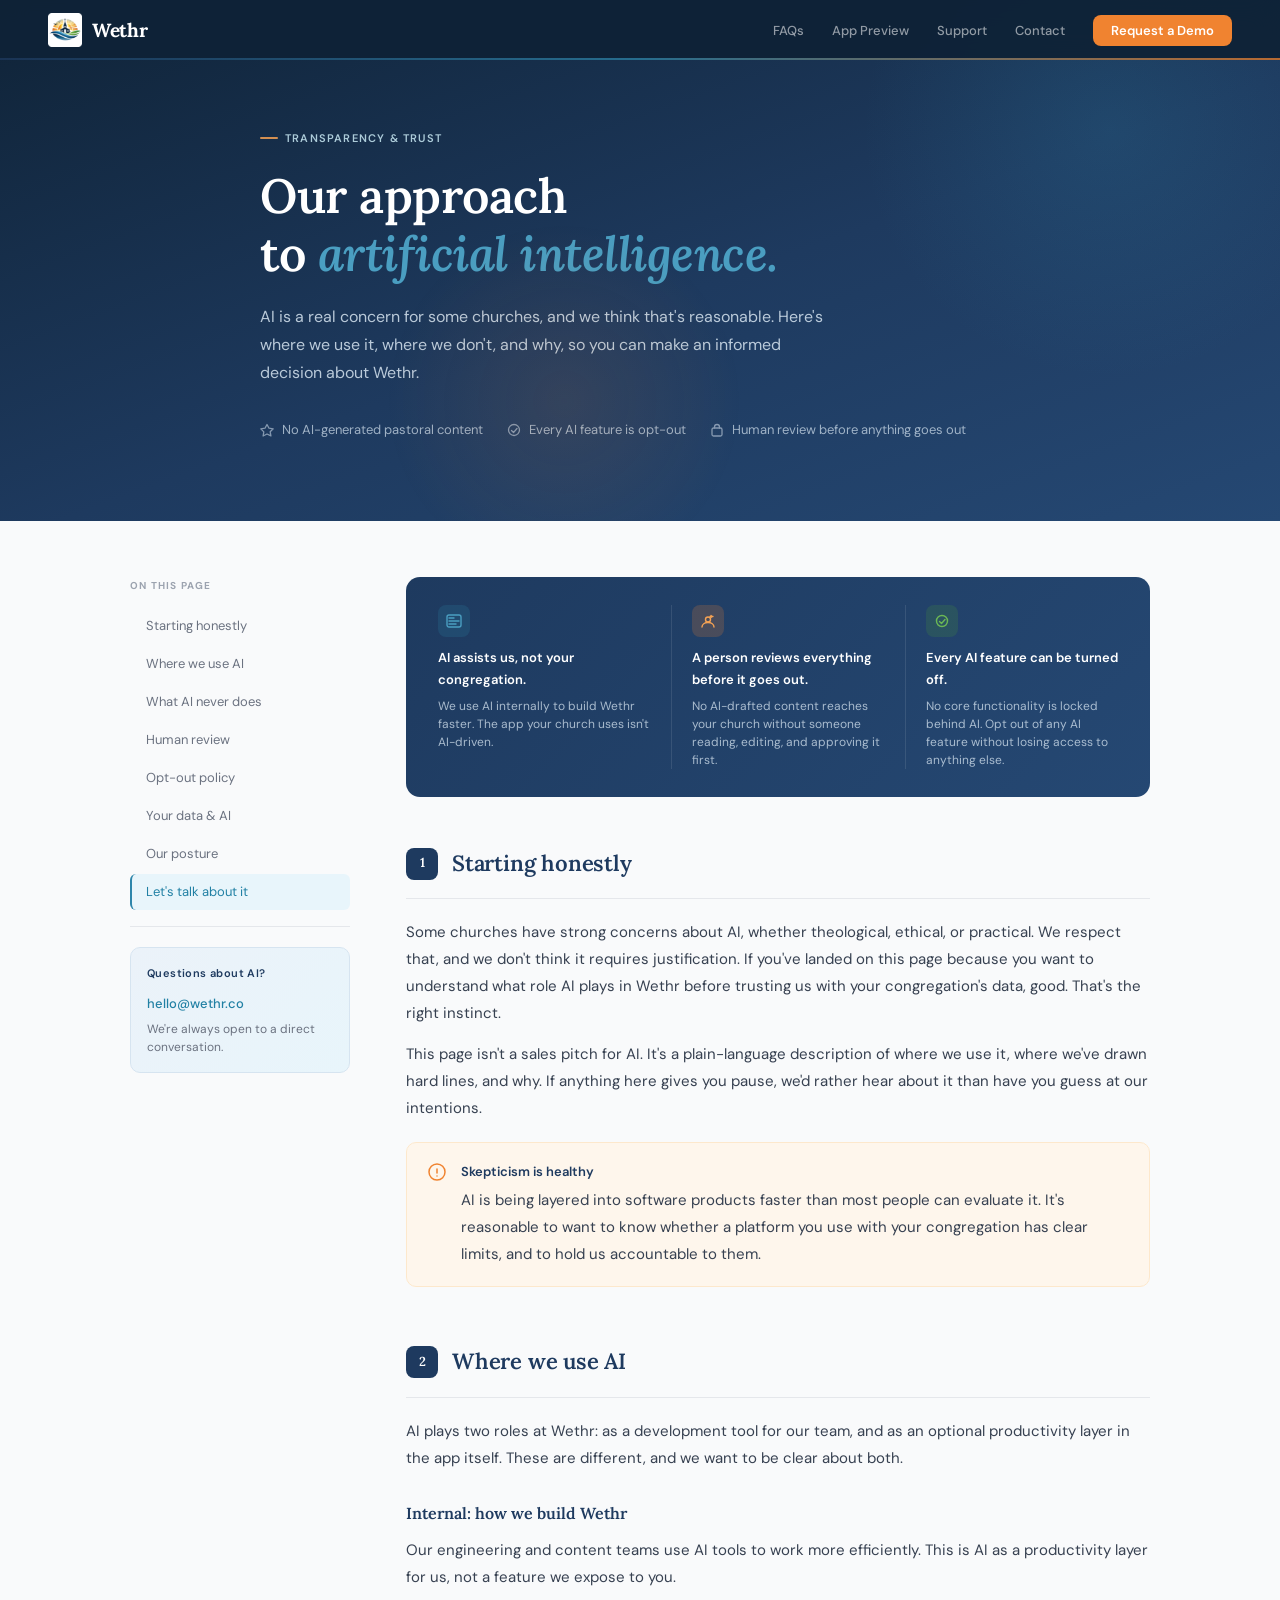
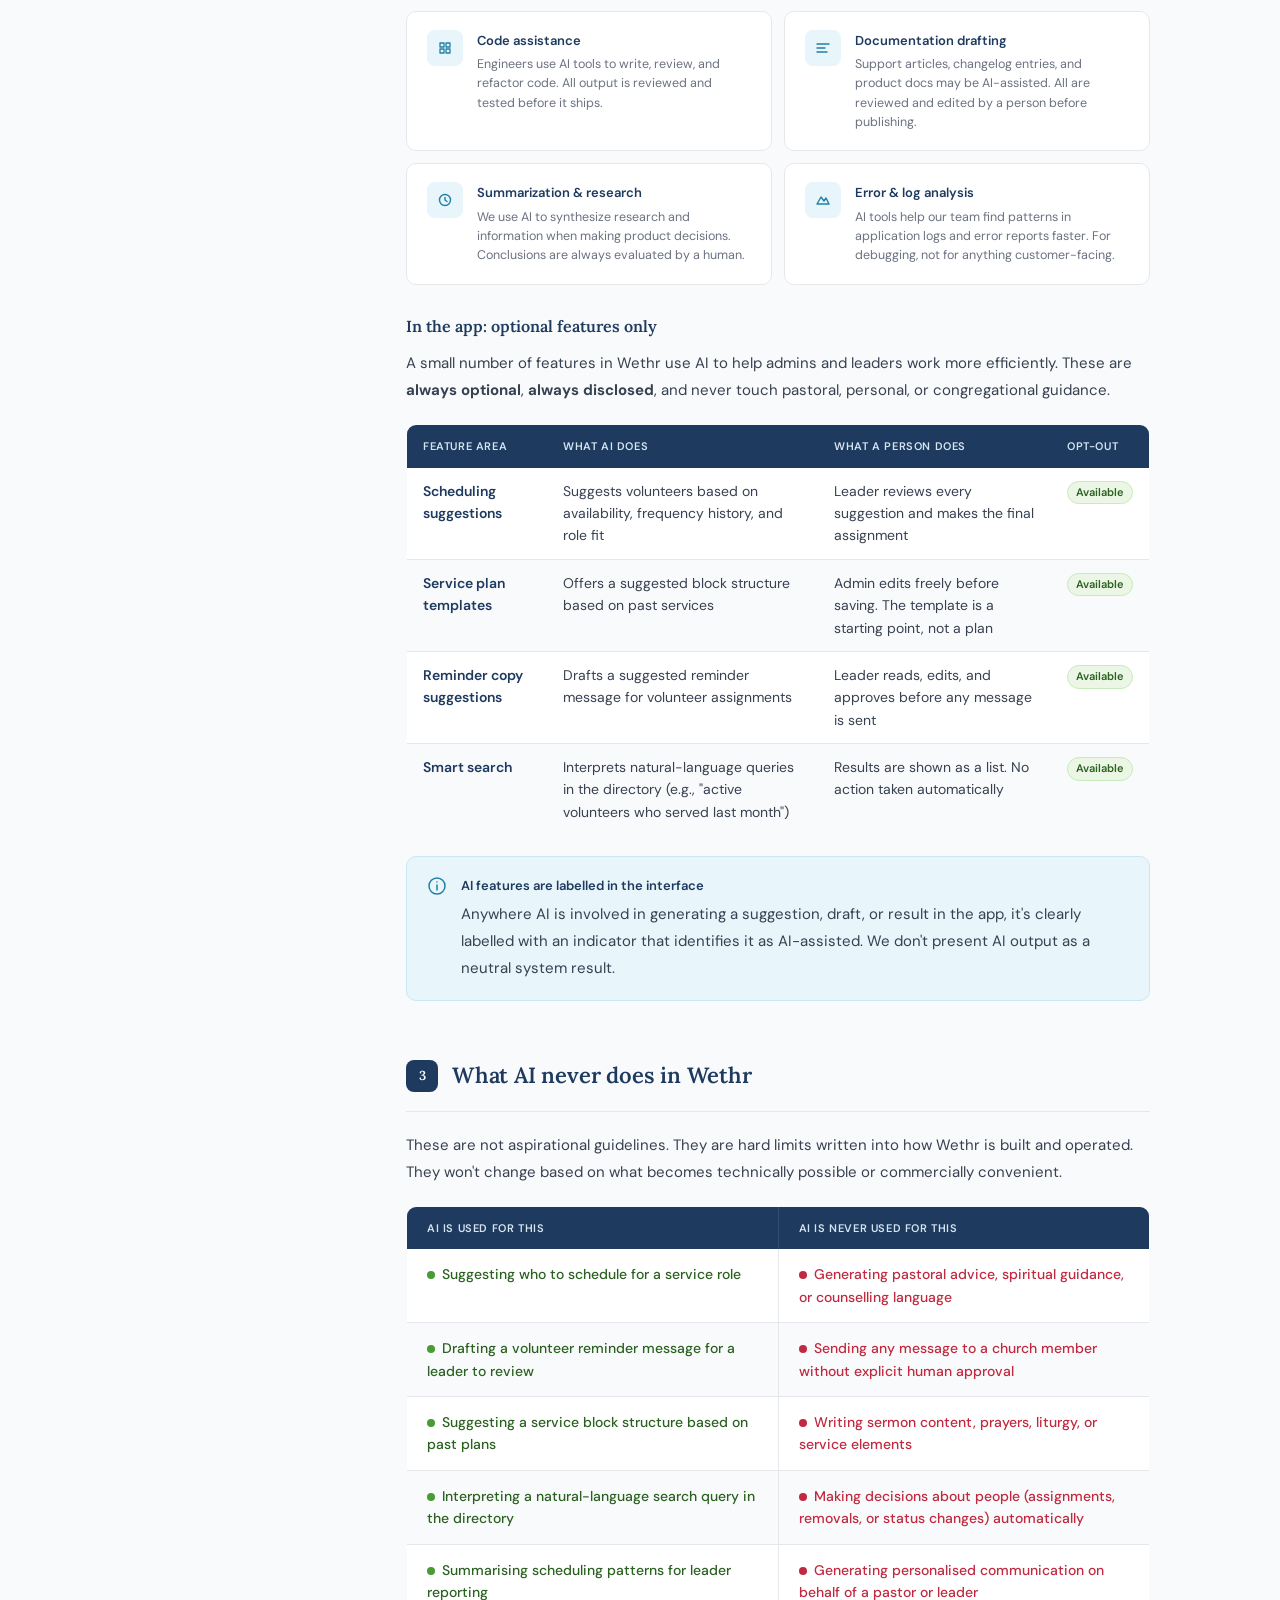
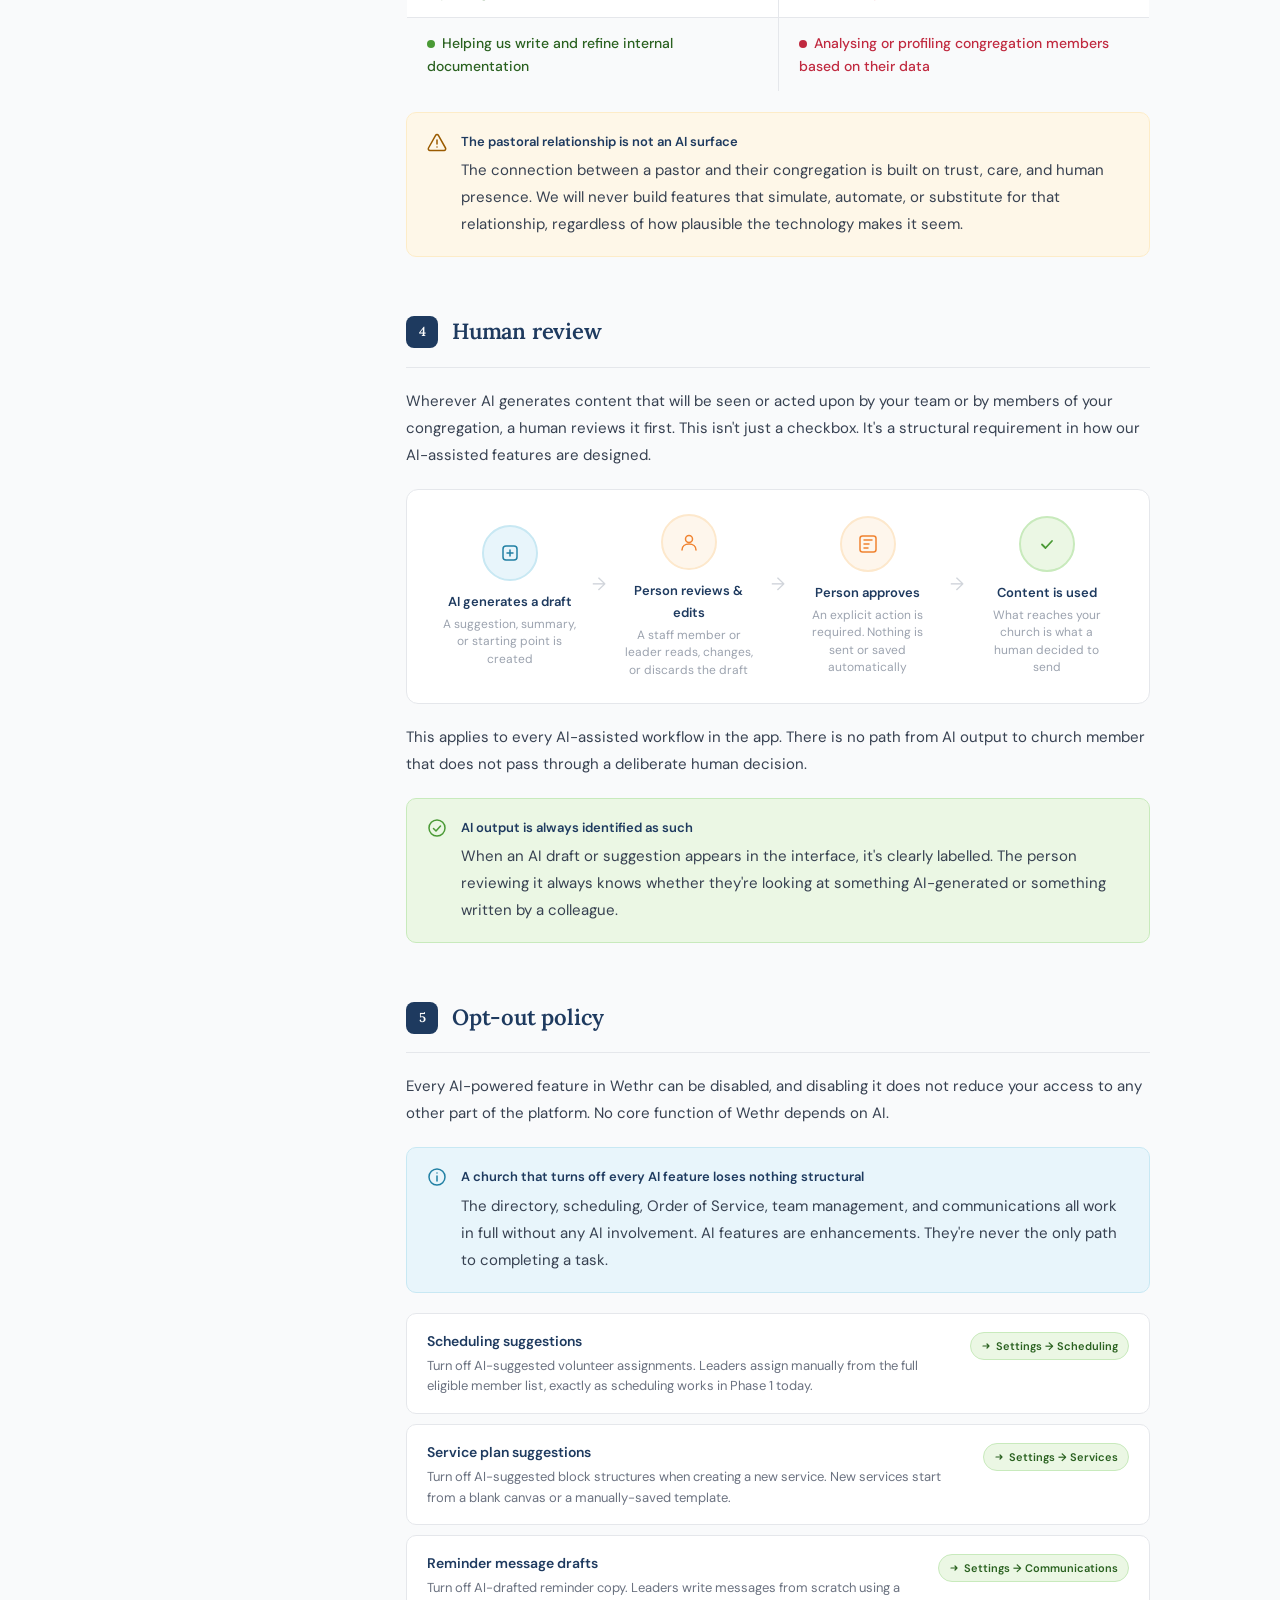
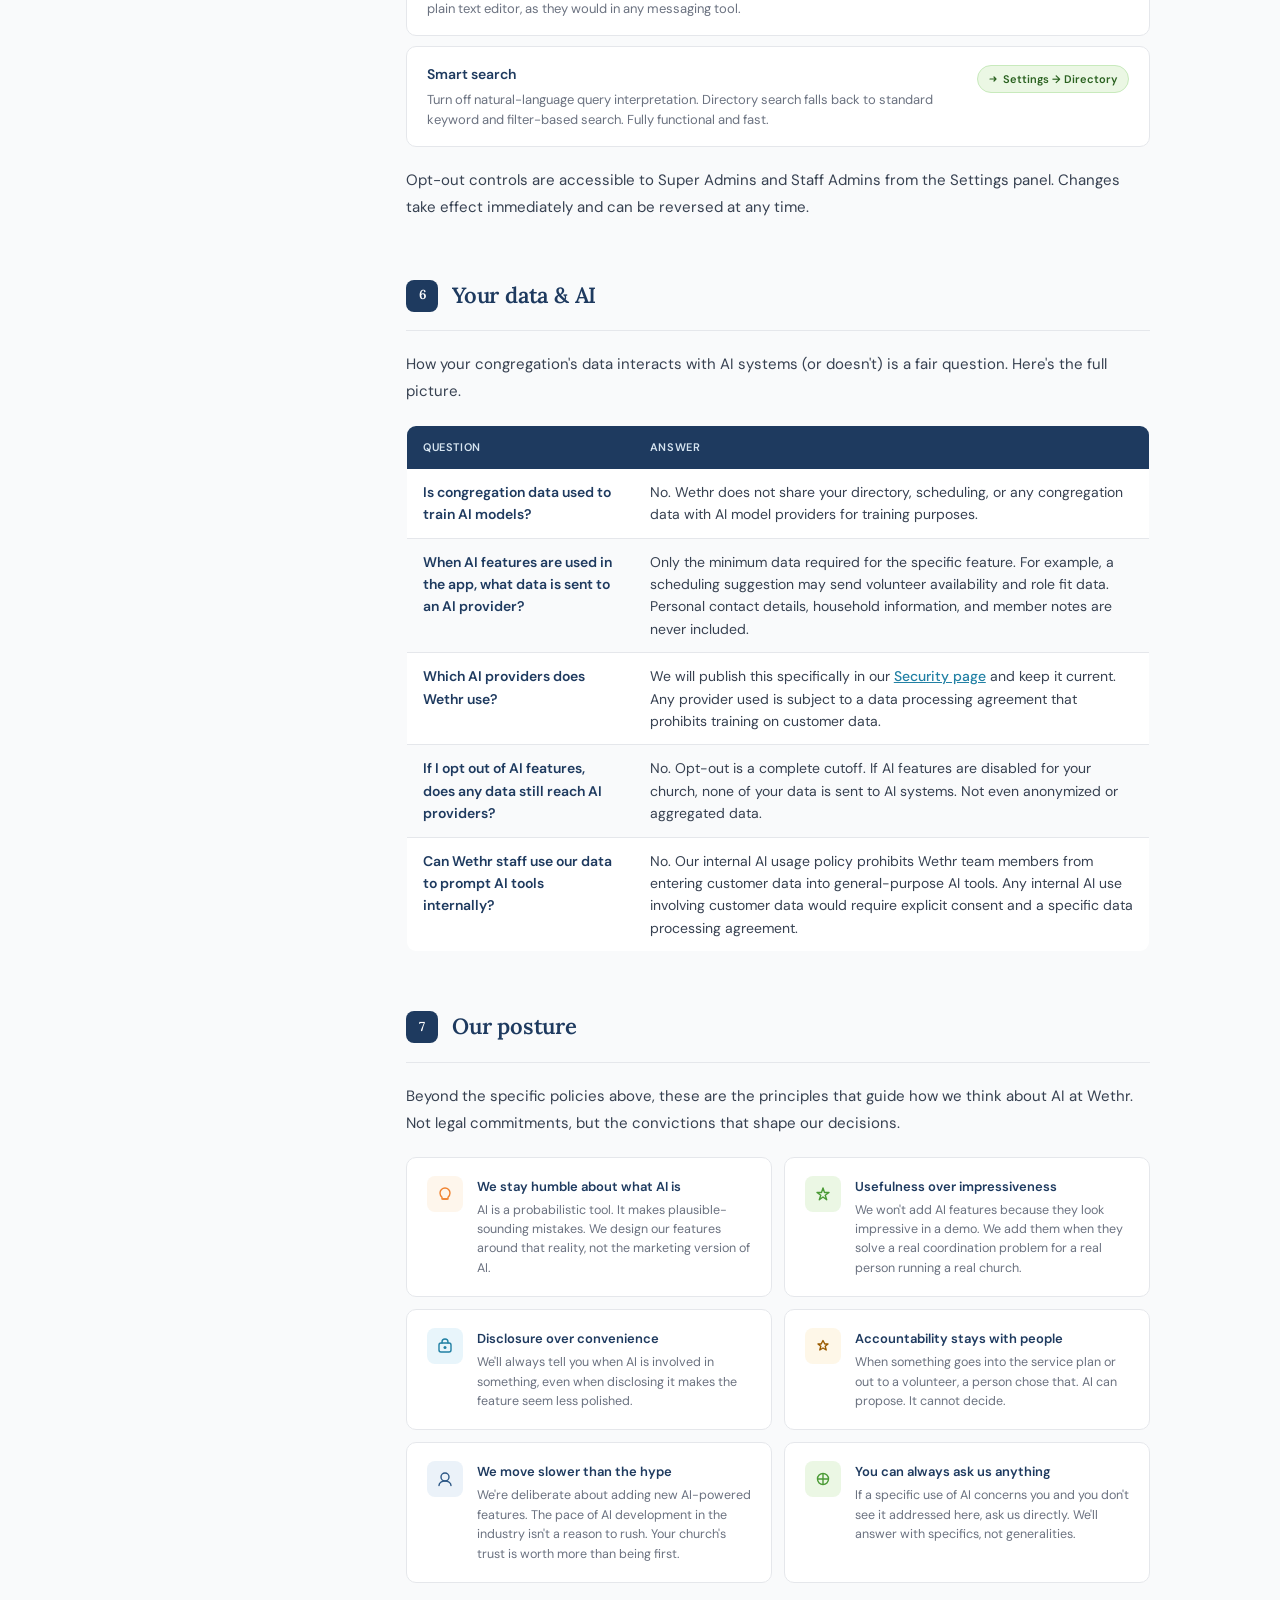
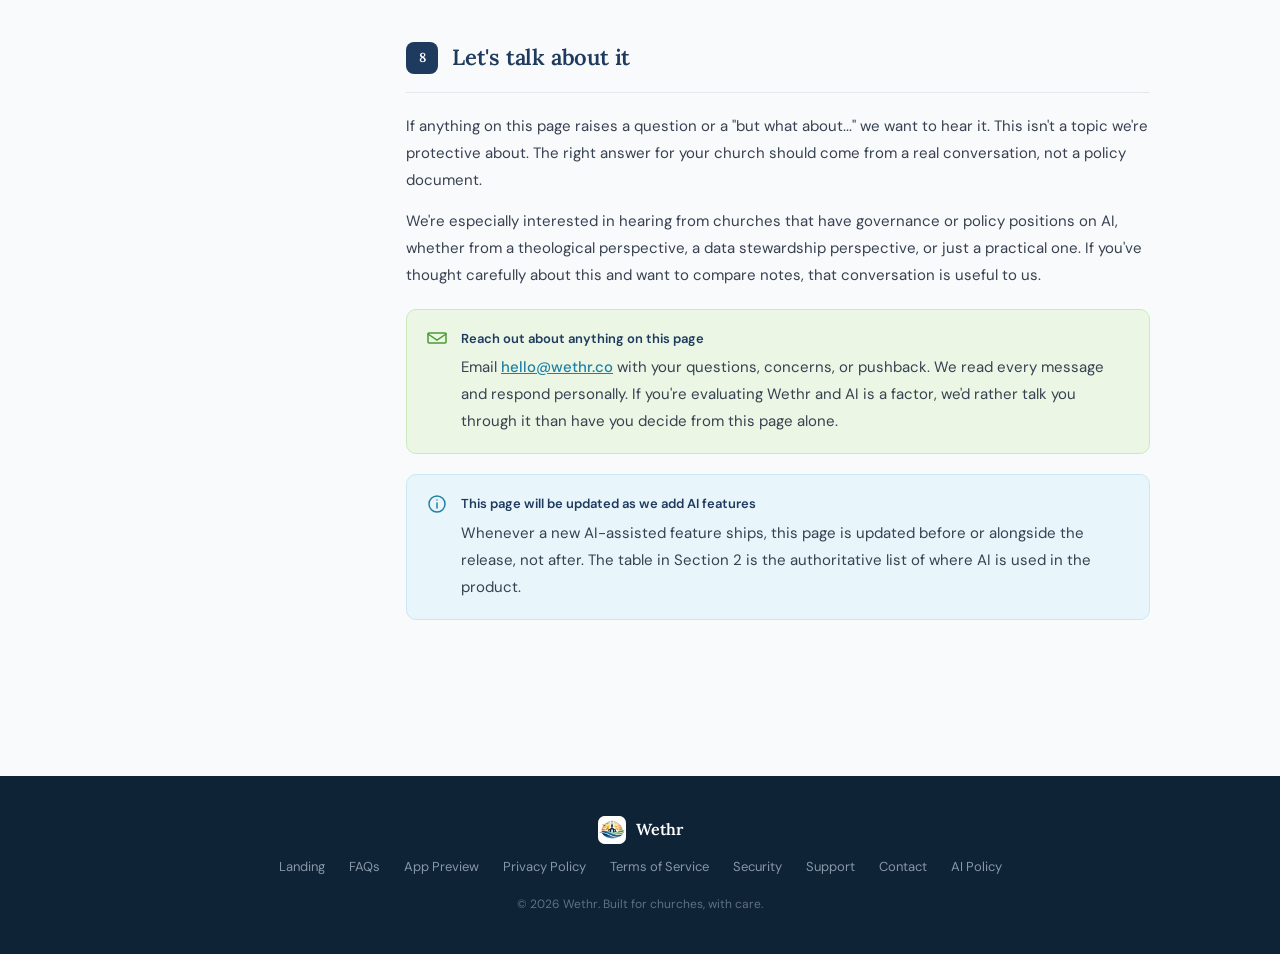
<file: ai.html>
<!DOCTYPE html>
<html lang="en">
<head>
  <meta charset="UTF-8" />
  <meta name="viewport" content="width=device-width, initial-scale=1.0" />
  <title>Our Approach to AI · Wethr</title>
  <link rel="preconnect" href="https://fonts.googleapis.com" />
  <link rel="preconnect" href="https://fonts.gstatic.com" crossorigin />
  <link href="https://fonts.googleapis.com/css2?family=Lora:ital,wght@0,400;0,600;0,700;1,400;1,600&family=DM+Sans:wght@300;400;500;600;700&family=JetBrains+Mono:wght@400;500&display=swap" rel="stylesheet" />
  <link rel="stylesheet" href="shared.css" />
  <style>
    body { min-height: 100vh; line-height: 1.7; }

    /* ── HERO ── */
    .hero {
      background: linear-gradient(160deg, var(--navy-950) 0%, var(--navy-900) 55%, var(--navy-800) 100%);
      padding: 120px 40px 80px; position: relative; overflow: hidden;
    }
    .hero::before {
      content: ''; position: absolute; top: -120px; right: -80px;
      width: 500px; height: 500px;
      background: radial-gradient(circle, rgba(46,134,171,0.18) 0%, transparent 70%);
      pointer-events: none;
    }
    .hero::after {
      content: ''; position: absolute; bottom: -60px; left: 30%;
      width: 360px; height: 360px;
      background: radial-gradient(circle, rgba(240,131,48,0.10) 0%, transparent 70%);
      pointer-events: none;
    }
    .hero-inner {
      max-width: 760px; margin: 0 auto; position: relative;
      animation: fadeUp 0.5s ease both;
    }
    .hero-eyebrow {
      display: inline-flex; align-items: center; gap: 7px;
      font-size: 11px; font-weight: 600; letter-spacing: 1.2px;
      text-transform: uppercase; color: var(--cerulean-100);
      margin-bottom: 20px; opacity: 0.85;
    }
    .hero-eyebrow::before {
      content: ''; display: inline-block; width: 18px; height: 2px;
      background: var(--sunrise-400); border-radius: 2px;
    }
    .hero h1 {
      font-family: 'Lora', serif;
      font-size: clamp(32px, 5vw, 48px); font-weight: 600;
      color: #fff; line-height: 1.2; margin-bottom: 20px; letter-spacing: -0.5px;
    }
    .hero h1 em { font-style: italic; color: var(--cerulean-400); }
    .hero p { font-size: 16px; color: var(--navy-100); opacity: 0.85; max-width: 580px; line-height: 1.75; }
    .hero-meta { margin-top: 32px; display: flex; gap: 24px; flex-wrap: wrap; }
    .hero-meta-item { display: flex; align-items: center; gap: 8px; font-size: 13px; color: var(--navy-100); opacity: 0.7; }
    .hero-meta-item svg { width: 14px; height: 14px; opacity: 0.8; }

    /* ── LAYOUT ── */
    .page-body {
      max-width: 1100px; margin: 0 auto;
      padding: 56px 40px 100px;
      display: grid; grid-template-columns: 220px 1fr; gap: 56px; align-items: start;
    }

    /* ── SIDEBAR ── */
    .toc { position: sticky; top: 80px; }
    .toc-label { font-size: 10px; font-weight: 700; letter-spacing: 1.2px; text-transform: uppercase; color: var(--neutral-400); margin-bottom: 14px; }
    .toc-list { list-style: none; }
    .toc-list li + li { margin-top: 2px; }
    .toc-list a {
      display: block; padding: 7px 12px 7px 14px; font-size: 13px; color: var(--neutral-500);
      text-decoration: none; border-radius: 6px; border-left: 2px solid transparent; transition: all 0.15s;
    }
    .toc-list a:hover, .toc-list a.active {
      color: var(--cerulean-600); background: var(--cerulean-50); border-left-color: var(--cerulean-500);
    }
    .toc-divider { height: 1px; background: var(--neutral-200); margin: 16px 0; }
    .toc-contact-card {
      background: linear-gradient(135deg, var(--navy-50), var(--cerulean-50));
      border: 1px solid var(--navy-100); border-radius: 10px; padding: 16px; margin-top: 20px;
    }
    .toc-contact-card .label { font-size: 11px; font-weight: 600; color: var(--navy-900); letter-spacing: 0.4px; margin-bottom: 6px; }
    .toc-contact-card a { font-size: 13px; color: var(--cerulean-600); text-decoration: none; font-weight: 500; }
    .toc-contact-card a:hover { text-decoration: underline; }
    .toc-contact-card p { font-size: 12px; color: var(--neutral-500); margin-top: 4px; line-height: 1.5; }

    /* ── CONTENT ── */
    .content { min-width: 0; }

    /* Commitment banner */
    .commitment-banner {
      background: linear-gradient(135deg, var(--navy-900), var(--navy-800));
      border-radius: 14px; padding: 28px 32px; margin-bottom: 48px;
      display: grid; grid-template-columns: 1fr 1fr 1fr; gap: 20px;
      animation: fadeUp 0.5s 0.1s ease both;
    }
    .commitment-item { display: flex; flex-direction: column; gap: 6px; }
    .commitment-item + .commitment-item { border-left: 1px solid rgba(255,255,255,0.1); padding-left: 20px; }
    .commitment-icon { width: 32px; height: 32px; border-radius: 8px; display: flex; align-items: center; justify-content: center; margin-bottom: 4px; }
    .commitment-icon svg { width: 16px; height: 16px; }
    .commitment-icon.cerulean { background: rgba(46,134,171,0.2); color: #4A9EC1; }
    .commitment-icon.meadow   { background: rgba(74,154,53,0.2);  color: #6BB855; }
    .commitment-icon.sunrise  { background: rgba(240,131,48,0.2); color: #F5A254; }
    .commitment-title { font-size: 13px; font-weight: 600; color: #fff; }
    .commitment-desc  { font-size: 12px; color: var(--navy-100); opacity: 0.75; line-height: 1.5; }

    /* Section */
    .section { margin-bottom: 56px; scroll-margin-top: 84px; animation: fadeUp 0.4s ease both; }
    .section-header {
      display: flex; align-items: center; gap: 14px;
      margin-bottom: 20px; padding-bottom: 16px; border-bottom: 1px solid var(--neutral-200);
    }
    .section-number {
      width: 32px; height: 32px; background: var(--navy-900); border-radius: 8px;
      display: flex; align-items: center; justify-content: center;
      font-family: 'Lora', serif; font-size: 13px; font-weight: 600; color: #fff; flex-shrink: 0;
    }
    .section h2 { font-family: 'Lora', serif; font-size: 22px; font-weight: 600; color: var(--navy-900); letter-spacing: -0.2px; }
    .section p { font-size: 15px; line-height: 1.8; color: var(--neutral-700); margin-bottom: 14px; }
    .section p:last-child { margin-bottom: 0; }
    .section h3 { font-family: 'Lora', serif; font-size: 16px; font-weight: 600; color: var(--navy-900); margin: 28px 0 10px; }

    /* Callout */
    .callout { border-radius: 10px; padding: 18px 20px; margin: 20px 0; display: flex; gap: 14px; align-items: flex-start; }
    .callout.info    { background: var(--cerulean-50); border: 1px solid var(--cerulean-100); }
    .callout.success { background: var(--meadow-50);   border: 1px solid var(--meadow-100); }
    .callout.warm    { background: var(--sunrise-50);  border: 1px solid var(--sunrise-100); }
    .callout.caution { background: var(--amber-50);    border: 1px solid var(--amber-100); }
    .callout-icon { width: 20px; height: 20px; flex-shrink: 0; margin-top: 1px; }
    .callout.info    .callout-icon { color: var(--cerulean-600); }
    .callout.success .callout-icon { color: var(--meadow-500); }
    .callout.warm    .callout-icon { color: var(--sunrise-500); }
    .callout.caution .callout-icon { color: var(--amber-700); }
    .callout-body { flex: 1; }
    .callout-title { font-size: 13px; font-weight: 600; color: var(--navy-900); margin-bottom: 4px; }
    .callout-text  { font-size: 13.5px; line-height: 1.65; color: var(--neutral-700); margin: 0 !important; }

    /* Data table */
    .data-table { width: 100%; border-collapse: collapse; font-size: 14px; margin: 20px 0; border-radius: 10px; overflow: hidden; border: 1px solid var(--neutral-200); }
    .data-table thead { background: var(--navy-900); }
    .data-table thead th { padding: 12px 16px; text-align: left; font-size: 11px; font-weight: 600; color: var(--navy-100); letter-spacing: 0.6px; text-transform: uppercase; }
    .data-table tbody tr { border-bottom: 1px solid var(--neutral-200); transition: background 0.1s; }
    .data-table tbody tr:last-child { border-bottom: none; }
    .data-table tbody tr:nth-child(odd)  { background: #fff; }
    .data-table tbody tr:nth-child(even) { background: var(--neutral-50); }
    .data-table tbody tr:hover { background: var(--cerulean-50); }
    .data-table td { padding: 12px 16px; vertical-align: top; color: var(--neutral-700); line-height: 1.6; }
    .data-table td:first-child { font-weight: 600; color: var(--navy-900); }

    /* Badge */
    .badge { display: inline-block; font-size: 11px; font-weight: 600; padding: 2px 8px; border-radius: 99px; }
    .badge.blue   { background: var(--cerulean-50); color: var(--cerulean-700); border: 1px solid var(--cerulean-100); }
    .badge.green  { background: var(--meadow-50);   color: var(--meadow-700);   border: 1px solid var(--meadow-100); }
    .badge.warm   { background: var(--sunrise-50);  color: var(--sunrise-500);  border: 1px solid var(--sunrise-100); }
    .badge.navy   { background: var(--navy-50);     color: var(--navy-900);     border: 1px solid var(--navy-100); }
    .badge.amber  { background: var(--amber-50);    color: var(--amber-700);    border: 1px solid var(--amber-100); }

    /* Card grid */
    .card-grid { display: grid; grid-template-columns: 1fr 1fr; gap: 12px; margin: 20px 0; }
    .card {
      background: #fff; border: 1px solid var(--neutral-200); border-radius: 10px;
      padding: 18px 20px; display: flex; gap: 14px; align-items: flex-start;
      transition: box-shadow 0.15s;
    }
    .card:hover { box-shadow: 0 2px 12px rgba(30,58,95,0.08); }
    .card-icon { width: 36px; height: 36px; border-radius: 8px; background: var(--navy-50); display: flex; align-items: center; justify-content: center; flex-shrink: 0; }
    .card-icon svg { width: 16px; height: 16px; }
    .card-icon.cerulean { background: var(--cerulean-50); color: var(--cerulean-600); }
    .card-icon.meadow   { background: var(--meadow-50);   color: var(--meadow-500); }
    .card-icon.sunrise  { background: var(--sunrise-50);  color: var(--sunrise-500); }
    .card-icon.amber    { background: var(--amber-50);    color: var(--amber-700); }
    .card-icon.navy     { background: var(--navy-50);     color: var(--navy-700); }
    .card-title { font-size: 13px; font-weight: 600; color: var(--navy-900); margin-bottom: 3px; }
    .card-desc  { font-size: 12.5px; color: var(--neutral-500); line-height: 1.55; }

    /* ── BOUNDARY TABLE — uses/never-uses ── */
    .boundary-table { width: 100%; border-collapse: collapse; font-size: 14px; margin: 20px 0; border-radius: 10px; overflow: hidden; border: 1px solid var(--neutral-200); }
    .boundary-table thead { background: var(--navy-900); }
    .boundary-table thead th { padding: 12px 20px; text-align: left; font-size: 11px; font-weight: 600; color: var(--navy-100); letter-spacing: 0.6px; text-transform: uppercase; }
    .boundary-table thead th:last-child { border-left: 1px solid rgba(255,255,255,0.1); }
    .boundary-table tbody tr { border-bottom: 1px solid var(--neutral-200); }
    .boundary-table tbody tr:last-child { border-bottom: none; }
    .boundary-table tbody tr:nth-child(odd)  { background: #fff; }
    .boundary-table tbody tr:nth-child(even) { background: var(--neutral-50); }
    .boundary-table td { padding: 14px 20px; vertical-align: top; line-height: 1.6; }
    .boundary-table td:last-child { border-left: 1px solid var(--neutral-200); }
    .boundary-table .col-yes { color: var(--meadow-700); font-weight: 500; }
    .boundary-table .col-no  { color: #C0293F; font-weight: 500; }
    .dot-yes { display: inline-block; width: 8px; height: 8px; border-radius: 50%; background: var(--meadow-500); margin-right: 7px; flex-shrink: 0; }
    .dot-no  { display: inline-block; width: 8px; height: 8px; border-radius: 50%; background: #C0293F; margin-right: 7px; flex-shrink: 0; }

    /* Opt-out strip */
    .opt-out-grid { display: flex; flex-direction: column; gap: 10px; margin: 20px 0; }
    .opt-out-row {
      display: flex; align-items: flex-start; gap: 16px;
      background: #fff; border: 1px solid var(--neutral-200); border-radius: 10px; padding: 16px 20px;
      transition: border-color 0.15s;
    }
    .opt-out-row:hover { border-color: var(--cerulean-100); }
    .opt-out-feature { flex: 1; }
    .opt-out-name { font-size: 14px; font-weight: 600; color: var(--navy-900); margin-bottom: 3px; }
    .opt-out-desc { font-size: 13px; color: var(--neutral-500); line-height: 1.55; }
    .opt-out-badge {
      flex-shrink: 0; display: inline-flex; align-items: center; gap: 5px;
      font-size: 11px; font-weight: 600;
      background: var(--meadow-50); color: var(--meadow-700);
      border: 1px solid var(--meadow-100); border-radius: 99px; padding: 4px 10px; white-space: nowrap; margin-top: 2px;
    }
    .opt-out-badge svg { width: 10px; height: 10px; }

    /* Human-in-loop diagram */
    .review-flow {
      background: #fff; border: 1px solid var(--neutral-200); border-radius: 12px;
      padding: 24px; margin: 20px 0; display: flex; align-items: center; gap: 0; overflow: hidden;
    }
    .flow-step {
      flex: 1; display: flex; flex-direction: column; align-items: center;
      text-align: center; padding: 0 12px; position: relative;
    }
    .flow-step + .flow-step::before {
      content: '';
      position: absolute; left: 0; top: 28px;
      width: 100%; height: 2px;
      background: var(--neutral-200); z-index: 0;
      transform: translateX(-50%);
    }
    .flow-icon {
      width: 56px; height: 56px; border-radius: 50%;
      display: flex; align-items: center; justify-content: center;
      position: relative; z-index: 1; margin-bottom: 10px;
    }
    .flow-icon svg { width: 22px; height: 22px; }
    .flow-icon.ai     { background: var(--cerulean-50); border: 2px solid var(--cerulean-100); color: var(--cerulean-600); }
    .flow-icon.person { background: var(--sunrise-50);  border: 2px solid var(--sunrise-100);  color: var(--sunrise-500); }
    .flow-icon.check  { background: var(--meadow-50);   border: 2px solid var(--meadow-100);   color: var(--meadow-500); }
    .flow-label { font-size: 13px; font-weight: 600; color: var(--navy-900); margin-bottom: 3px; }
    .flow-desc  { font-size: 12px; color: var(--neutral-400); line-height: 1.45; }
    .flow-arrow {
      font-size: 18px; color: var(--neutral-300); flex-shrink: 0;
      position: relative; z-index: 1; padding: 0 4px;
      margin-top: -24px;
    }

    @media (max-width: 900px) {
      .page-body { grid-template-columns: 1fr; padding: 36px 20px 60px; gap: 0; }
      .toc { display: none; }
      .hero { padding: 48px 20px 56px; }
      nav { padding: 0 20px; }
      .commitment-banner { grid-template-columns: 1fr; padding: 20px; }
      .commitment-item + .commitment-item { border-left: none; padding-left: 0; border-top: 1px solid rgba(255,255,255,0.1); padding-top: 16px; }
      .card-grid { grid-template-columns: 1fr; }
      .review-flow { flex-direction: column; gap: 16px; }
      .flow-step + .flow-step::before { display: none; }
      .flow-arrow { transform: rotate(90deg); margin: 0; }
    }

    @keyframes fadeUp {
      from { opacity: 0; transform: translateY(16px); }
      to   { opacity: 1; transform: translateY(0); }
    }
  </style>
</head>
<body>

  <!-- NAV -->
  <nav>
    <a href="index.html" class="nav-brand">
      <img src="./wethr_logo-192.png" alt="Wethr" class="nav-logo">
      <span class="nav-wordmark">Wethr</span>
    </a>
    <ul class="nav-links">
      <li><a href="faq.html">FAQs</a></li>
      <li><a href="preview.html">App Preview</a></li>
      <li><a href="support.html">Support</a></li>
      <li><a href="contact.html">Contact</a></li>
      <li><a href="mailto:hello@wethr.co" class="nav-cta">Request a Demo</a></li>
    </ul>
  </nav>

  <!-- HERO -->
  <div class="hero">
    <div class="hero-inner">
      <div class="hero-eyebrow">Transparency &amp; Trust</div>
      <h1>Our approach<br>to <em>artificial intelligence.</em></h1>
      <p>AI is a real concern for some churches, and we think that's reasonable. Here's where we use it, where we don't, and why, so you can make an informed decision about Wethr.</p>
      <div class="hero-meta">
        <div class="hero-meta-item">
          <svg viewBox="0 0 14 14" fill="none"><path d="M7 1.5L9 5.2l4.2.6-3 3 .7 4.1L7 11l-3.9 2 .7-4.1-3-3L5 5.2z" stroke="currentColor" stroke-width="1.3" stroke-linejoin="round"/></svg>
          No AI-generated pastoral content
        </div>
        <div class="hero-meta-item">
          <svg viewBox="0 0 14 14" fill="none"><circle cx="7" cy="7" r="5.5" stroke="currentColor" stroke-width="1.3"/><path d="M4.5 7.5l2 2 3.5-4" stroke="currentColor" stroke-width="1.3" stroke-linecap="round" stroke-linejoin="round"/></svg>
          Every AI feature is opt-out
        </div>
        <div class="hero-meta-item">
          <svg viewBox="0 0 14 14" fill="none"><rect x="2" y="5" width="10" height="8" rx="1.5" stroke="currentColor" stroke-width="1.3"/><path d="M4.5 5V4a2.5 2.5 0 015 0v1" stroke="currentColor" stroke-width="1.3" stroke-linecap="round"/></svg>
          Human review before anything goes out
        </div>
      </div>
    </div>
  </div>

  <!-- MAIN -->
  <div class="page-body">

    <!-- SIDEBAR TOC -->
    <aside class="toc">
      <div class="toc-label">On this page</div>
      <ul class="toc-list">
        <li><a href="#honest" class="active">Starting honestly</a></li>
        <li><a href="#where-we-use-it">Where we use AI</a></li>
        <li><a href="#hard-boundaries">What AI never does</a></li>
        <li><a href="#human-review">Human review</a></li>
        <li><a href="#opt-out">Opt-out policy</a></li>
        <li><a href="#your-data">Your data &amp; AI</a></li>
        <li><a href="#our-posture">Our posture</a></li>
        <li><a href="#conversation">Let's talk about it</a></li>
      </ul>

      <div class="toc-divider"></div>

      <div class="toc-contact-card">
        <div class="label">Questions about AI?</div>
        <a href="mailto:hello@wethr.co">hello@wethr.co</a>
        <p>We're always open to a direct conversation.</p>
      </div>
    </aside>

    <!-- CONTENT -->
    <main class="content">

      <!-- Summary banner -->
      <div class="commitment-banner">
        <div class="commitment-item">
          <div class="commitment-icon cerulean">
            <svg viewBox="0 0 16 16" fill="none"><path d="M3 8h10M3 5h5M3 11h7" stroke="currentColor" stroke-width="1.4" stroke-linecap="round"/><rect x="1" y="2" width="14" height="12" rx="2" stroke="currentColor" stroke-width="1.4"/></svg>
          </div>
          <div class="commitment-title">AI assists us, not your congregation.</div>
          <div class="commitment-desc">We use AI internally to build Wethr faster. The app your church uses isn't AI-driven.</div>
        </div>
        <div class="commitment-item">
          <div class="commitment-icon sunrise">
            <svg viewBox="0 0 16 16" fill="none"><circle cx="8" cy="6.5" r="2.5" stroke="currentColor" stroke-width="1.4"/><path d="M2 14c0-2.8 2.7-4.5 6-4.5s6 1.7 6 4.5" stroke="currentColor" stroke-width="1.4" stroke-linecap="round"/><path d="M11 2.5l1 1-1 1M13 3.5h-3" stroke="currentColor" stroke-width="1.3" stroke-linecap="round" stroke-linejoin="round"/></svg>
          </div>
          <div class="commitment-title">A person reviews everything before it goes out.</div>
          <div class="commitment-desc">No AI-drafted content reaches your church without someone reading, editing, and approving it first.</div>
        </div>
        <div class="commitment-item">
          <div class="commitment-icon meadow">
            <svg viewBox="0 0 16 16" fill="none"><circle cx="8" cy="8" r="5.5" stroke="currentColor" stroke-width="1.4"/><path d="M5.5 8.5l2 2 3.5-4" stroke="currentColor" stroke-width="1.4" stroke-linecap="round" stroke-linejoin="round"/></svg>
          </div>
          <div class="commitment-title">Every AI feature can be turned off.</div>
          <div class="commitment-desc">No core functionality is locked behind AI. Opt out of any AI feature without losing access to anything else.</div>
        </div>
      </div>

      <!-- 1. Starting honestly -->
      <section class="section" id="honest">
        <div class="section-header">
          <div class="section-number">1</div>
          <h2>Starting honestly</h2>
        </div>

        <p>Some churches have strong concerns about AI, whether theological, ethical, or practical. We respect that, and we don't think it requires justification. If you've landed on this page because you want to understand what role AI plays in Wethr before trusting us with your congregation's data, good. That's the right instinct.</p>

        <p>This page isn't a sales pitch for AI. It's a plain-language description of where we use it, where we've drawn hard lines, and why. If anything here gives you pause, we'd rather hear about it than have you guess at our intentions.</p>

        <div class="callout warm">
          <svg class="callout-icon" viewBox="0 0 20 20" fill="none"><path d="M10 18a8 8 0 100-16 8 8 0 000 16zm0-11v4m0 3h.01" stroke="currentColor" stroke-width="1.5" stroke-linecap="round"/></svg>
          <div class="callout-body">
            <div class="callout-title">Skepticism is healthy</div>
            <p class="callout-text">AI is being layered into software products faster than most people can evaluate it. It's reasonable to want to know whether a platform you use with your congregation has clear limits, and to hold us accountable to them.</p>
          </div>
        </div>
      </section>

      <!-- 2. Where we use AI -->
      <section class="section" id="where-we-use-it">
        <div class="section-header">
          <div class="section-number">2</div>
          <h2>Where we use AI</h2>
        </div>

        <p>AI plays two roles at Wethr: as a development tool for our team, and as an optional productivity layer in the app itself. These are different, and we want to be clear about both.</p>

        <h3>Internal: how we build Wethr</h3>
        <p>Our engineering and content teams use AI tools to work more efficiently. This is AI as a productivity layer for us, not a feature we expose to you.</p>

        <div class="card-grid">
          <div class="card">
            <div class="card-icon cerulean">
              <svg viewBox="0 0 16 16" fill="none"><path d="M3 3h4v4H3zM9 3h4v4H9zM3 9h4v4H3zM9 9h4v4H9z" stroke="currentColor" stroke-width="1.3" stroke-linejoin="round"/></svg>
            </div>
            <div>
              <div class="card-title">Code assistance</div>
              <div class="card-desc">Engineers use AI tools to write, review, and refactor code. All output is reviewed and tested before it ships.</div>
            </div>
          </div>
          <div class="card">
            <div class="card-icon cerulean">
              <svg viewBox="0 0 16 16" fill="none"><path d="M2 4h12M2 8h8M2 12h10" stroke="currentColor" stroke-width="1.4" stroke-linecap="round"/></svg>
            </div>
            <div>
              <div class="card-title">Documentation drafting</div>
              <div class="card-desc">Support articles, changelog entries, and product docs may be AI-assisted. All are reviewed and edited by a person before publishing.</div>
            </div>
          </div>
          <div class="card">
            <div class="card-icon cerulean">
              <svg viewBox="0 0 16 16" fill="none"><circle cx="8" cy="8" r="5.5" stroke="currentColor" stroke-width="1.4"/><path d="M8 5.5v2.5l2 1.5" stroke="currentColor" stroke-width="1.4" stroke-linecap="round"/></svg>
            </div>
            <div>
              <div class="card-title">Summarization &amp; research</div>
              <div class="card-desc">We use AI to synthesize research and information when making product decisions. Conclusions are always evaluated by a human.</div>
            </div>
          </div>
          <div class="card">
            <div class="card-icon cerulean">
              <svg viewBox="0 0 16 16" fill="none"><path d="M2 12L6 5l3 4 2-3 3 6H2z" stroke="currentColor" stroke-width="1.4" stroke-linejoin="round"/></svg>
            </div>
            <div>
              <div class="card-title">Error &amp; log analysis</div>
              <div class="card-desc">AI tools help our team find patterns in application logs and error reports faster. For debugging, not for anything customer-facing.</div>
            </div>
          </div>
        </div>

        <h3>In the app: optional features only</h3>
        <p>A small number of features in Wethr use AI to help admins and leaders work more efficiently. These are <strong>always optional</strong>, <strong>always disclosed</strong>, and never touch pastoral, personal, or congregational guidance.</p>

        <table class="data-table">
          <thead>
            <tr>
              <th>Feature area</th>
              <th>What AI does</th>
              <th>What a person does</th>
              <th>Opt-out</th>
            </tr>
          </thead>
          <tbody>
            <tr>
              <td>Scheduling suggestions</td>
              <td>Suggests volunteers based on availability, frequency history, and role fit</td>
              <td>Leader reviews every suggestion and makes the final assignment</td>
              <td><span class="badge green">Available</span></td>
            </tr>
            <tr>
              <td>Service plan templates</td>
              <td>Offers a suggested block structure based on past services</td>
              <td>Admin edits freely before saving. The template is a starting point, not a plan</td>
              <td><span class="badge green">Available</span></td>
            </tr>
            <tr>
              <td>Reminder copy suggestions</td>
              <td>Drafts a suggested reminder message for volunteer assignments</td>
              <td>Leader reads, edits, and approves before any message is sent</td>
              <td><span class="badge green">Available</span></td>
            </tr>
            <tr>
              <td>Smart search</td>
              <td>Interprets natural-language queries in the directory (e.g., "active volunteers who served last month")</td>
              <td>Results are shown as a list. No action taken automatically</td>
              <td><span class="badge green">Available</span></td>
            </tr>
          </tbody>
        </table>

        <div class="callout info">
          <svg class="callout-icon" viewBox="0 0 20 20" fill="none"><circle cx="10" cy="10" r="8" stroke="currentColor" stroke-width="1.5"/><path d="M10 9v5m0-8h.01" stroke="currentColor" stroke-width="1.5" stroke-linecap="round"/></svg>
          <div class="callout-body">
            <div class="callout-title">AI features are labelled in the interface</div>
            <p class="callout-text">Anywhere AI is involved in generating a suggestion, draft, or result in the app, it's clearly labelled with an indicator that identifies it as AI-assisted. We don't present AI output as a neutral system result.</p>
          </div>
        </div>
      </section>

      <!-- 3. Hard boundaries -->
      <section class="section" id="hard-boundaries">
        <div class="section-header">
          <div class="section-number">3</div>
          <h2>What AI never does in Wethr</h2>
        </div>

        <p>These are not aspirational guidelines. They are hard limits written into how Wethr is built and operated. They won't change based on what becomes technically possible or commercially convenient.</p>

        <table class="boundary-table">
          <thead>
            <tr>
              <th style="width:50%">AI is used for this</th>
              <th style="width:50%">AI is never used for this</th>
            </tr>
          </thead>
          <tbody>
            <tr>
              <td class="col-yes"><span class="dot-yes"></span>Suggesting who to schedule for a service role</td>
              <td class="col-no"><span class="dot-no"></span>Generating pastoral advice, spiritual guidance, or counselling language</td>
            </tr>
            <tr>
              <td class="col-yes"><span class="dot-yes"></span>Drafting a volunteer reminder message for a leader to review</td>
              <td class="col-no"><span class="dot-no"></span>Sending any message to a church member without explicit human approval</td>
            </tr>
            <tr>
              <td class="col-yes"><span class="dot-yes"></span>Suggesting a service block structure based on past plans</td>
              <td class="col-no"><span class="dot-no"></span>Writing sermon content, prayers, liturgy, or service elements</td>
            </tr>
            <tr>
              <td class="col-yes"><span class="dot-yes"></span>Interpreting a natural-language search query in the directory</td>
              <td class="col-no"><span class="dot-no"></span>Making decisions about people (assignments, removals, or status changes) automatically</td>
            </tr>
            <tr>
              <td class="col-yes"><span class="dot-yes"></span>Summarising scheduling patterns for leader reporting</td>
              <td class="col-no"><span class="dot-no"></span>Generating personalised communication on behalf of a pastor or leader</td>
            </tr>
            <tr>
              <td class="col-yes"><span class="dot-yes"></span>Helping us write and refine internal documentation</td>
              <td class="col-no"><span class="dot-no"></span>Analysing or profiling congregation members based on their data</td>
            </tr>
          </tbody>
        </table>

        <div class="callout caution">
          <svg class="callout-icon" viewBox="0 0 20 20" fill="none"><path d="M8.6 3.4L1.5 16a1.6 1.6 0 001.4 2.4h14.2a1.6 1.6 0 001.4-2.4L11.4 3.4a1.6 1.6 0 00-2.8 0z" stroke="currentColor" stroke-width="1.5" stroke-linejoin="round"/><path d="M10 8v4m0 3h.01" stroke="currentColor" stroke-width="1.5" stroke-linecap="round"/></svg>
          <div class="callout-body">
            <div class="callout-title">The pastoral relationship is not an AI surface</div>
            <p class="callout-text">The connection between a pastor and their congregation is built on trust, care, and human presence. We will never build features that simulate, automate, or substitute for that relationship, regardless of how plausible the technology makes it seem.</p>
          </div>
        </div>
      </section>

      <!-- 4. Human review -->
      <section class="section" id="human-review">
        <div class="section-header">
          <div class="section-number">4</div>
          <h2>Human review</h2>
        </div>

        <p>Wherever AI generates content that will be seen or acted upon by your team or by members of your congregation, a human reviews it first. This isn't just a checkbox. It's a structural requirement in how our AI-assisted features are designed.</p>

        <div class="review-flow">
          <div class="flow-step">
            <div class="flow-icon ai">
              <svg viewBox="0 0 22 22" fill="none"><rect x="4" y="4" width="14" height="14" rx="3" stroke="currentColor" stroke-width="1.5"/><path d="M8 11h6M11 8v6" stroke="currentColor" stroke-width="1.5" stroke-linecap="round"/></svg>
            </div>
            <div class="flow-label">AI generates a draft</div>
            <div class="flow-desc">A suggestion, summary, or starting point is created</div>
          </div>
          <div class="flow-arrow">→</div>
          <div class="flow-step">
            <div class="flow-icon person">
              <svg viewBox="0 0 22 22" fill="none"><circle cx="11" cy="8" r="3.5" stroke="currentColor" stroke-width="1.5"/><path d="M4 19c0-3.9 3.1-6 7-6s7 2.1 7 6" stroke="currentColor" stroke-width="1.5" stroke-linecap="round"/></svg>
            </div>
            <div class="flow-label">Person reviews &amp; edits</div>
            <div class="flow-desc">A staff member or leader reads, changes, or discards the draft</div>
          </div>
          <div class="flow-arrow">→</div>
          <div class="flow-step">
            <div class="flow-icon person">
              <svg viewBox="0 0 22 22" fill="none"><path d="M7 11h5M7 7h8M7 15h4" stroke="currentColor" stroke-width="1.5" stroke-linecap="round"/><rect x="3" y="3" width="16" height="16" rx="2.5" stroke="currentColor" stroke-width="1.5"/></svg>
            </div>
            <div class="flow-label">Person approves</div>
            <div class="flow-desc">An explicit action is required. Nothing is sent or saved automatically</div>
          </div>
          <div class="flow-arrow">→</div>
          <div class="flow-step">
            <div class="flow-icon check">
              <svg viewBox="0 0 22 22" fill="none"><path d="M6 11.5l3.5 3.5 6.5-7" stroke="currentColor" stroke-width="1.8" stroke-linecap="round" stroke-linejoin="round"/></svg>
            </div>
            <div class="flow-label">Content is used</div>
            <div class="flow-desc">What reaches your church is what a human decided to send</div>
          </div>
        </div>

        <p>This applies to every AI-assisted workflow in the app. There is no path from AI output to church member that does not pass through a deliberate human decision.</p>

        <div class="callout success">
          <svg class="callout-icon" viewBox="0 0 20 20" fill="none"><circle cx="10" cy="10" r="8" stroke="currentColor" stroke-width="1.5"/><path d="M6.5 10.5l2.5 2.5 4.5-5" stroke="currentColor" stroke-width="1.5" stroke-linecap="round" stroke-linejoin="round"/></svg>
          <div class="callout-body">
            <div class="callout-title">AI output is always identified as such</div>
            <p class="callout-text">When an AI draft or suggestion appears in the interface, it's clearly labelled. The person reviewing it always knows whether they're looking at something AI-generated or something written by a colleague.</p>
          </div>
        </div>
      </section>

      <!-- 5. Opt-out -->
      <section class="section" id="opt-out">
        <div class="section-header">
          <div class="section-number">5</div>
          <h2>Opt-out policy</h2>
        </div>

        <p>Every AI-powered feature in Wethr can be disabled, and disabling it does not reduce your access to any other part of the platform. No core function of Wethr depends on AI.</p>

        <div class="callout info">
          <svg class="callout-icon" viewBox="0 0 20 20" fill="none"><circle cx="10" cy="10" r="8" stroke="currentColor" stroke-width="1.5"/><path d="M10 9v5m0-8h.01" stroke="currentColor" stroke-width="1.5" stroke-linecap="round"/></svg>
          <div class="callout-body">
            <div class="callout-title">A church that turns off every AI feature loses nothing structural</div>
            <p class="callout-text">The directory, scheduling, Order of Service, team management, and communications all work in full without any AI involvement. AI features are enhancements. They're never the only path to completing a task.</p>
          </div>
        </div>

        <div class="opt-out-grid">
          <div class="opt-out-row">
            <div class="opt-out-feature">
              <div class="opt-out-name">Scheduling suggestions</div>
              <div class="opt-out-desc">Turn off AI-suggested volunteer assignments. Leaders assign manually from the full eligible member list, exactly as scheduling works in Phase 1 today.</div>
            </div>
            <div class="opt-out-badge">
              <svg viewBox="0 0 10 10" fill="none"><path d="M2 5h6M6 3l2 2-2 2" stroke="currentColor" stroke-width="1.2" stroke-linecap="round" stroke-linejoin="round"/></svg>
              Settings → Scheduling
            </div>
          </div>
          <div class="opt-out-row">
            <div class="opt-out-feature">
              <div class="opt-out-name">Service plan suggestions</div>
              <div class="opt-out-desc">Turn off AI-suggested block structures when creating a new service. New services start from a blank canvas or a manually-saved template.</div>
            </div>
            <div class="opt-out-badge">
              <svg viewBox="0 0 10 10" fill="none"><path d="M2 5h6M6 3l2 2-2 2" stroke="currentColor" stroke-width="1.2" stroke-linecap="round" stroke-linejoin="round"/></svg>
              Settings → Services
            </div>
          </div>
          <div class="opt-out-row">
            <div class="opt-out-feature">
              <div class="opt-out-name">Reminder message drafts</div>
              <div class="opt-out-desc">Turn off AI-drafted reminder copy. Leaders write messages from scratch using a plain text editor, as they would in any messaging tool.</div>
            </div>
            <div class="opt-out-badge">
              <svg viewBox="0 0 10 10" fill="none"><path d="M2 5h6M6 3l2 2-2 2" stroke="currentColor" stroke-width="1.2" stroke-linecap="round" stroke-linejoin="round"/></svg>
              Settings → Communications
            </div>
          </div>
          <div class="opt-out-row">
            <div class="opt-out-feature">
              <div class="opt-out-name">Smart search</div>
              <div class="opt-out-desc">Turn off natural-language query interpretation. Directory search falls back to standard keyword and filter-based search. Fully functional and fast.</div>
            </div>
            <div class="opt-out-badge">
              <svg viewBox="0 0 10 10" fill="none"><path d="M2 5h6M6 3l2 2-2 2" stroke="currentColor" stroke-width="1.2" stroke-linecap="round" stroke-linejoin="round"/></svg>
              Settings → Directory
            </div>
          </div>
        </div>

        <p>Opt-out controls are accessible to Super Admins and Staff Admins from the Settings panel. Changes take effect immediately and can be reversed at any time.</p>
      </section>

      <!-- 6. Your data & AI -->
      <section class="section" id="your-data">
        <div class="section-header">
          <div class="section-number">6</div>
          <h2>Your data &amp; AI</h2>
        </div>

        <p>How your congregation's data interacts with AI systems (or doesn't) is a fair question. Here's the full picture.</p>

        <table class="data-table">
          <thead>
            <tr>
              <th>Question</th>
              <th>Answer</th>
            </tr>
          </thead>
          <tbody>
            <tr>
              <td>Is congregation data used to train AI models?</td>
              <td>No. Wethr does not share your directory, scheduling, or any congregation data with AI model providers for training purposes.</td>
            </tr>
            <tr>
              <td>When AI features are used in the app, what data is sent to an AI provider?</td>
              <td>Only the minimum data required for the specific feature. For example, a scheduling suggestion may send volunteer availability and role fit data. Personal contact details, household information, and member notes are never included.</td>
            </tr>
            <tr>
              <td>Which AI providers does Wethr use?</td>
              <td>We will publish this specifically in our <a href="security.html" style="color:var(--cerulean-600);font-weight:500;">Security page</a> and keep it current. Any provider used is subject to a data processing agreement that prohibits training on customer data.</td>
            </tr>
            <tr>
              <td>If I opt out of AI features, does any data still reach AI providers?</td>
              <td>No. Opt-out is a complete cutoff. If AI features are disabled for your church, none of your data is sent to AI systems. Not even anonymized or aggregated data.</td>
            </tr>
            <tr>
              <td>Can Wethr staff use our data to prompt AI tools internally?</td>
              <td>No. Our internal AI usage policy prohibits Wethr team members from entering customer data into general-purpose AI tools. Any internal AI use involving customer data would require explicit consent and a specific data processing agreement.</td>
            </tr>
          </tbody>
        </table>
      </section>

      <!-- 7. Our posture -->
      <section class="section" id="our-posture">
        <div class="section-header">
          <div class="section-number">7</div>
          <h2>Our posture</h2>
        </div>

        <p>Beyond the specific policies above, these are the principles that guide how we think about AI at Wethr. Not legal commitments, but the convictions that shape our decisions.</p>

        <div class="card-grid">
          <div class="card">
            <div class="card-icon sunrise">
              <svg viewBox="0 0 16 16" fill="none"><path d="M8 2C5.2 2 3 4.2 3 7c0 1.7.8 3.2 2 4.2V13h6v-1.8c1.2-1 2-2.5 2-4.2 0-2.8-2.2-5-5-5z" stroke="currentColor" stroke-width="1.4" stroke-linejoin="round"/><path d="M6 13h4" stroke="currentColor" stroke-width="1.4" stroke-linecap="round"/></svg>
            </div>
            <div>
              <div class="card-title">We stay humble about what AI is</div>
              <div class="card-desc">AI is a probabilistic tool. It makes plausible-sounding mistakes. We design our features around that reality, not the marketing version of AI.</div>
            </div>
          </div>
          <div class="card">
            <div class="card-icon meadow">
              <svg viewBox="0 0 16 16" fill="none"><path d="M8 2l1.5 4.5H14l-3.8 2.8 1.5 4.5L8 11l-3.7 2.8 1.5-4.5L2 6.5h4.5z" stroke="currentColor" stroke-width="1.4" stroke-linejoin="round"/></svg>
            </div>
            <div>
              <div class="card-title">Usefulness over impressiveness</div>
              <div class="card-desc">We won't add AI features because they look impressive in a demo. We add them when they solve a real coordination problem for a real person running a real church.</div>
            </div>
          </div>
          <div class="card">
            <div class="card-icon cerulean">
              <svg viewBox="0 0 16 16" fill="none"><rect x="2" y="5" width="12" height="9" rx="2" stroke="currentColor" stroke-width="1.4"/><path d="M5 5V4a3 3 0 016 0v1" stroke="currentColor" stroke-width="1.4" stroke-linecap="round"/><circle cx="8" cy="9.5" r="1.5" fill="currentColor"/></svg>
            </div>
            <div>
              <div class="card-title">Disclosure over convenience</div>
              <div class="card-desc">We'll always tell you when AI is involved in something, even when disclosing it makes the feature seem less polished.</div>
            </div>
          </div>
          <div class="card">
            <div class="card-icon amber">
              <svg viewBox="0 0 16 16" fill="none"><path d="M8 2.5L9.8 6H13l-2.8 2.2 1 3.8L8 10l-3.2 2 1-3.8L3 6h3.2z" stroke="currentColor" stroke-width="1.4" stroke-linejoin="round"/></svg>
            </div>
            <div>
              <div class="card-title">Accountability stays with people</div>
              <div class="card-desc">When something goes into the service plan or out to a volunteer, a person chose that. AI can propose. It cannot decide.</div>
            </div>
          </div>
          <div class="card">
            <div class="card-icon navy">
              <svg viewBox="0 0 16 16" fill="none"><path d="M8 2C5.8 2 4 3.8 4 6s1.8 4 4 4 4-1.8 4-4-1.8-4-4-4z" stroke="currentColor" stroke-width="1.4"/><path d="M2 14.5c0-2.5 2.7-4.5 6-4.5s6 2 6 4.5" stroke="currentColor" stroke-width="1.4" stroke-linecap="round"/></svg>
            </div>
            <div>
              <div class="card-title">We move slower than the hype</div>
              <div class="card-desc">We're deliberate about adding new AI-powered features. The pace of AI development in the industry isn't a reason to rush. Your church's trust is worth more than being first.</div>
            </div>
          </div>
          <div class="card">
            <div class="card-icon meadow">
              <svg viewBox="0 0 16 16" fill="none"><path d="M3 8h10M8 3v10" stroke="currentColor" stroke-width="1.4" stroke-linecap="round"/><circle cx="8" cy="8" r="5.5" stroke="currentColor" stroke-width="1.4"/></svg>
            </div>
            <div>
              <div class="card-title">You can always ask us anything</div>
              <div class="card-desc">If a specific use of AI concerns you and you don't see it addressed here, ask us directly. We'll answer with specifics, not generalities.</div>
            </div>
          </div>
        </div>
      </section>

      <!-- 8. Let's talk -->
      <section class="section" id="conversation">
        <div class="section-header">
          <div class="section-number">8</div>
          <h2>Let's talk about it</h2>
        </div>

        <p>If anything on this page raises a question or a "but what about..." we want to hear it. This isn't a topic we're protective about. The right answer for your church should come from a real conversation, not a policy document.</p>

        <p>We're especially interested in hearing from churches that have governance or policy positions on AI, whether from a theological perspective, a data stewardship perspective, or just a practical one. If you've thought carefully about this and want to compare notes, that conversation is useful to us.</p>

        <div class="callout success">
          <svg class="callout-icon" viewBox="0 0 20 20" fill="none"><path d="M2 4h16a1 1 0 011 1v8a1 1 0 01-1 1H2a1 1 0 01-1-1V5a1 1 0 011-1z" stroke="currentColor" stroke-width="1.5"/><path d="M1 5l9 6 9-6" stroke="currentColor" stroke-width="1.5" stroke-linecap="round"/></svg>
          <div class="callout-body">
            <div class="callout-title">Reach out about anything on this page</div>
            <p class="callout-text">Email <a href="mailto:hello@wethr.co" style="color:var(--cerulean-600);font-weight:500;">hello@wethr.co</a> with your questions, concerns, or pushback. We read every message and respond personally. If you're evaluating Wethr and AI is a factor, we'd rather talk you through it than have you decide from this page alone.</p>
          </div>
        </div>

        <div class="callout info" style="margin-top: 12px;">
          <svg class="callout-icon" viewBox="0 0 20 20" fill="none"><circle cx="10" cy="10" r="8" stroke="currentColor" stroke-width="1.5"/><path d="M10 9v5m0-8h.01" stroke="currentColor" stroke-width="1.5" stroke-linecap="round"/></svg>
          <div class="callout-body">
            <div class="callout-title">This page will be updated as we add AI features</div>
            <p class="callout-text">Whenever a new AI-assisted feature ships, this page is updated before or alongside the release, not after. The table in Section 2 is the authoritative list of where AI is used in the product.</p>
          </div>
        </div>
      </section>

    </main>
  </div>

  <!-- FOOTER -->
  <footer>
    <div class="footer-logo">
      <img src="./wethr_logo-192.png" alt="Wethr" class="footer-logo-mark">
      <span class="footer-wordmark">Wethr</span>
    </div>
    <div class="footer-links">
      <a href="index.html">Landing</a>
      <a href="faq.html">FAQs</a>
      <a href="preview.html">App Preview</a>
      <a href="privacy.html">Privacy Policy</a>
      <a href="tos.html">Terms of Service</a>
      <a href="security.html">Security</a>
      <a href="support.html">Support</a>
      <a href="contact.html">Contact</a>
      <a href="ai.html" aria-current="page">AI Policy</a>
    </div>
    <div class="footer-copy">© 2026 Wethr. Built for churches, with care.</div>
  </footer>

  <script>
    const sections = document.querySelectorAll('.section');
    const tocLinks  = document.querySelectorAll('.toc-list a');
    const observer  = new IntersectionObserver((entries) => {
      entries.forEach(entry => {
        if (entry.isIntersecting) {
          tocLinks.forEach(l => l.classList.remove('active'));
          const active = document.querySelector(`.toc-list a[href="#${entry.target.id}"]`);
          if (active) active.classList.add('active');
        }
      });
    }, { rootMargin: '-20% 0px -70% 0px' });
    sections.forEach(s => observer.observe(s));
  </script>

</body>
</html>
</file>
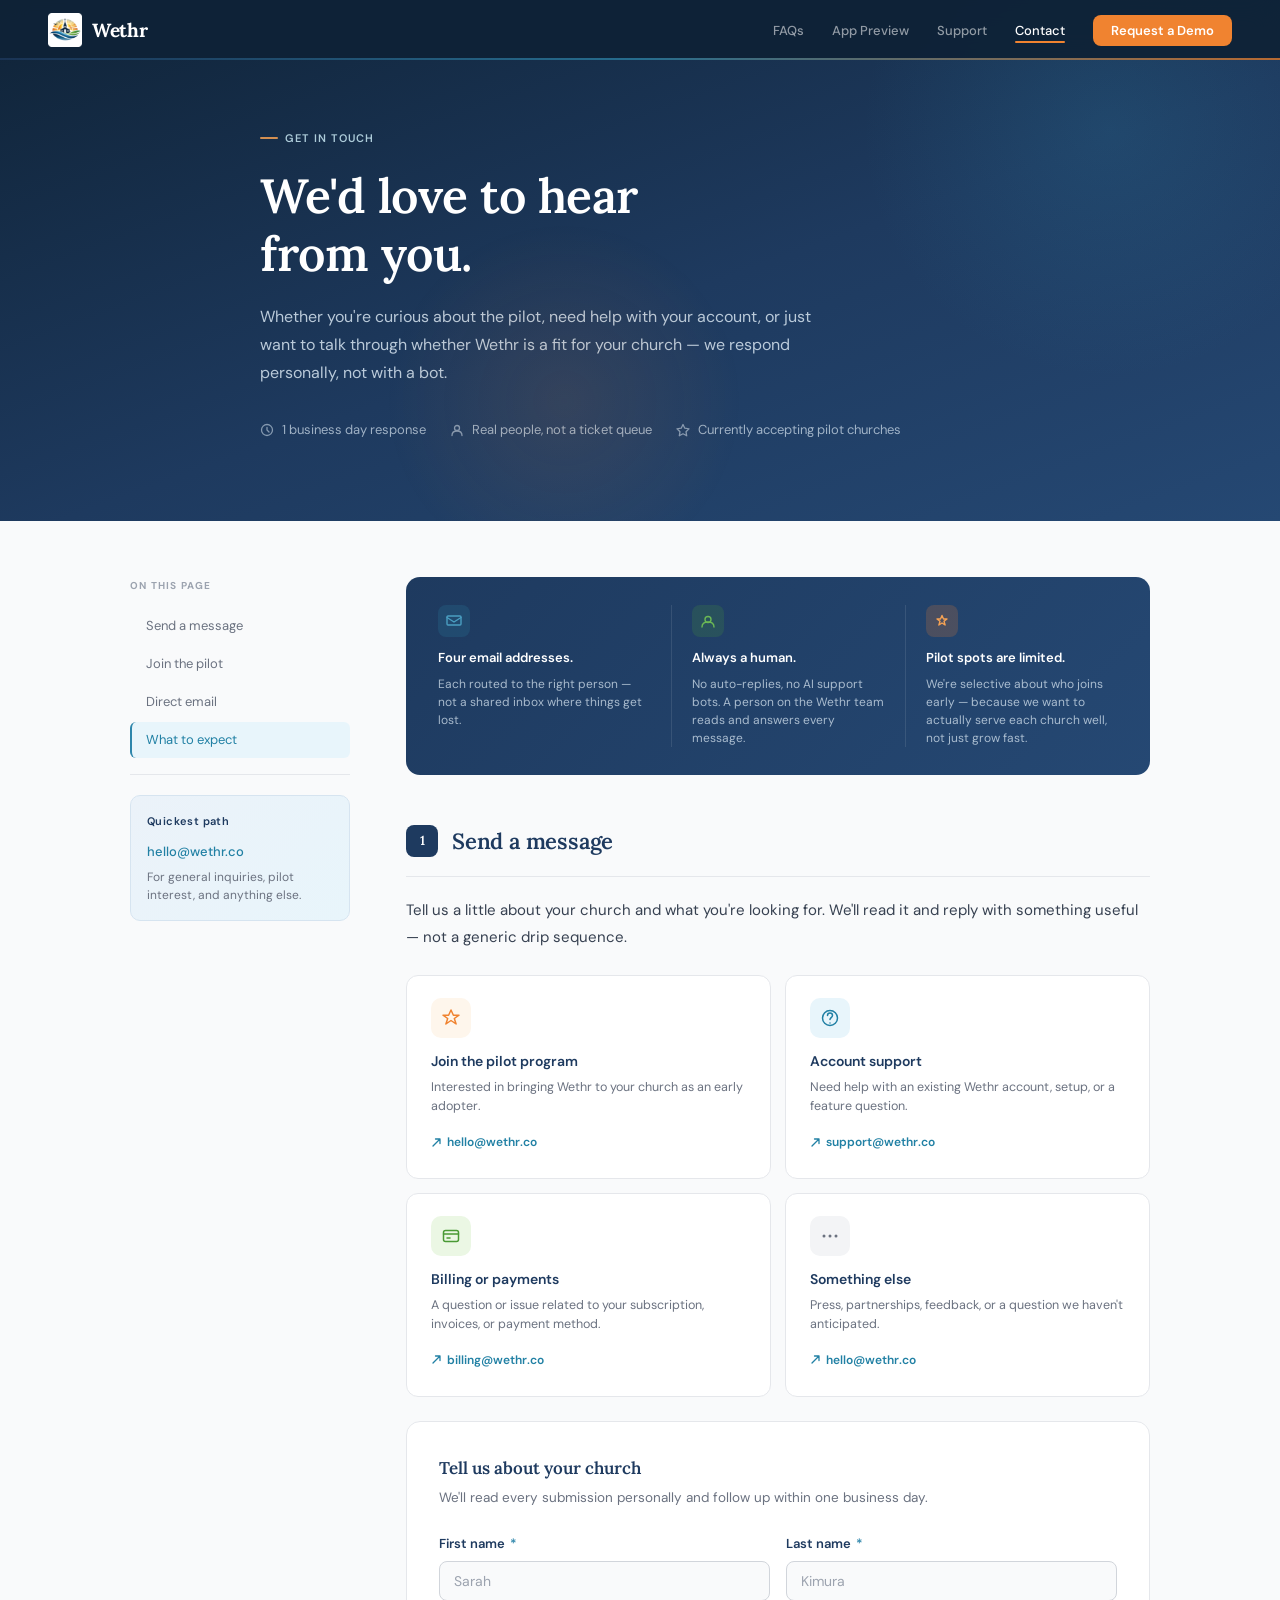
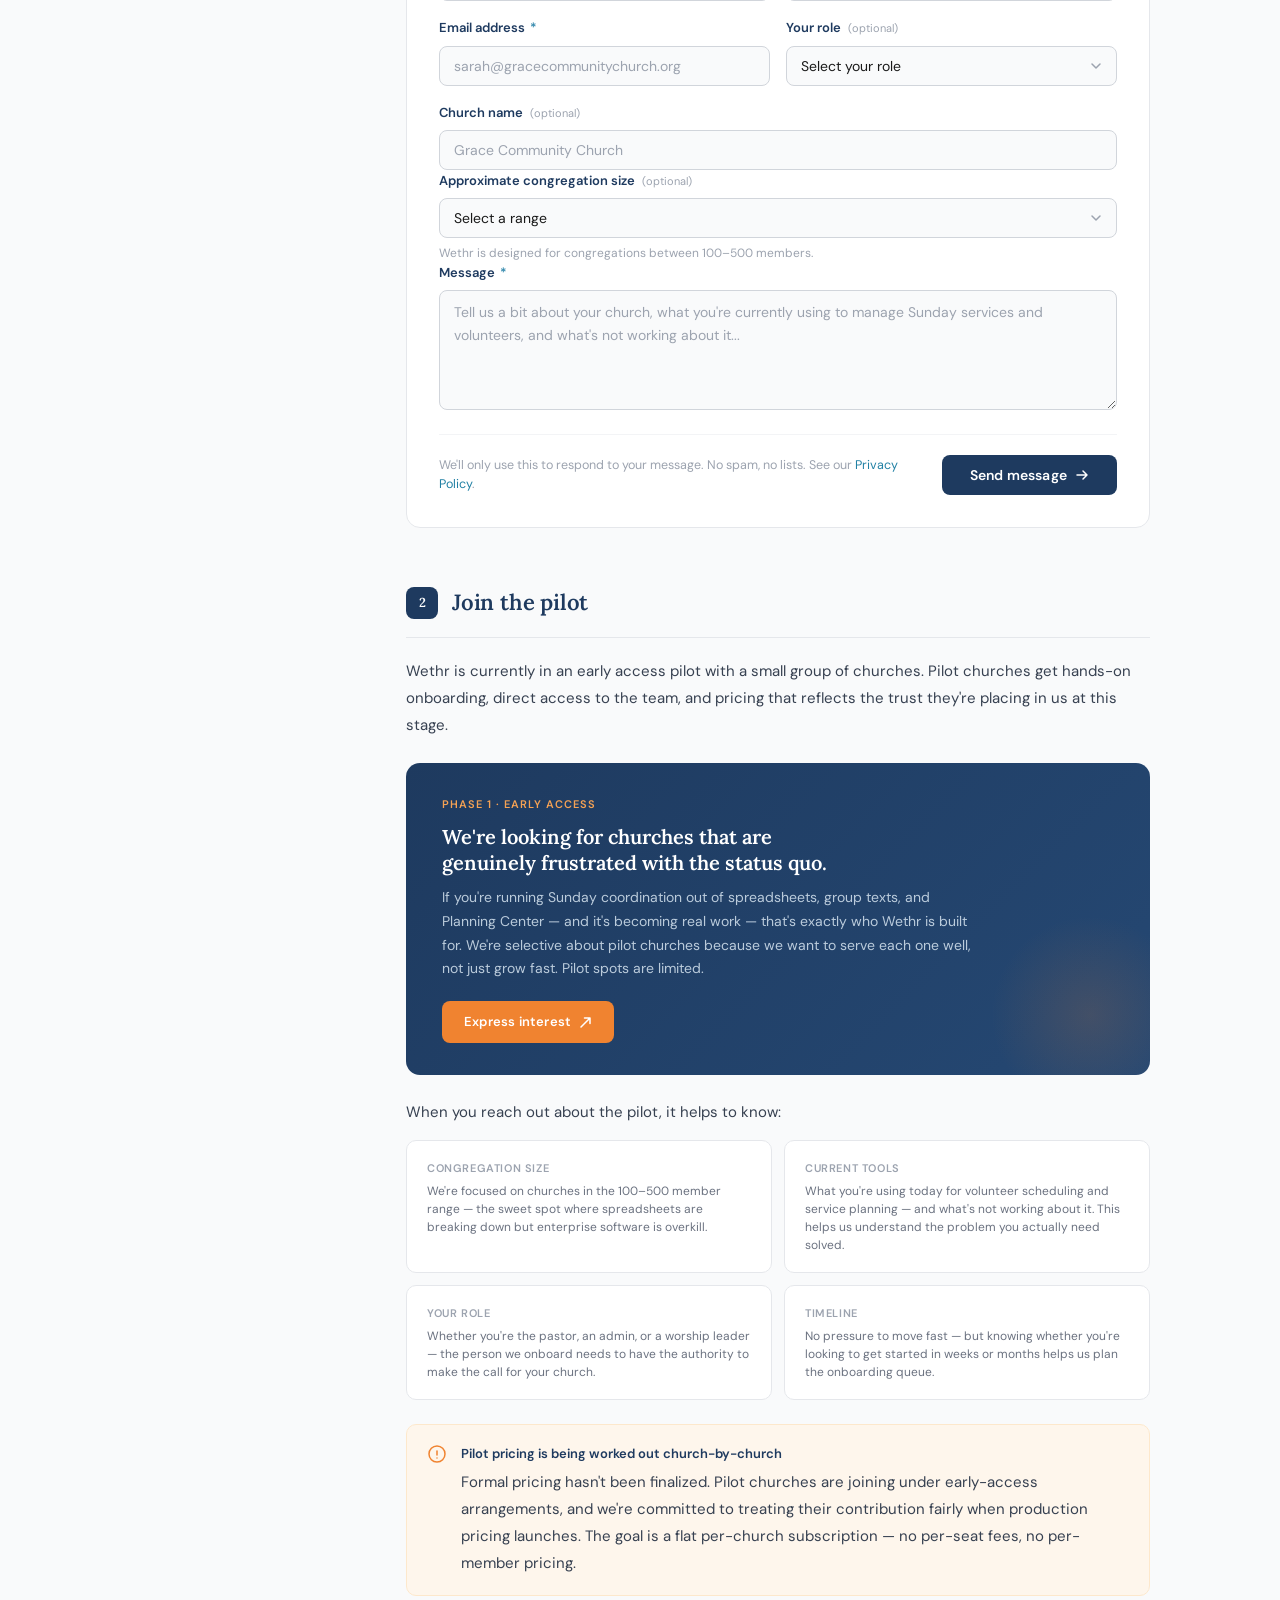
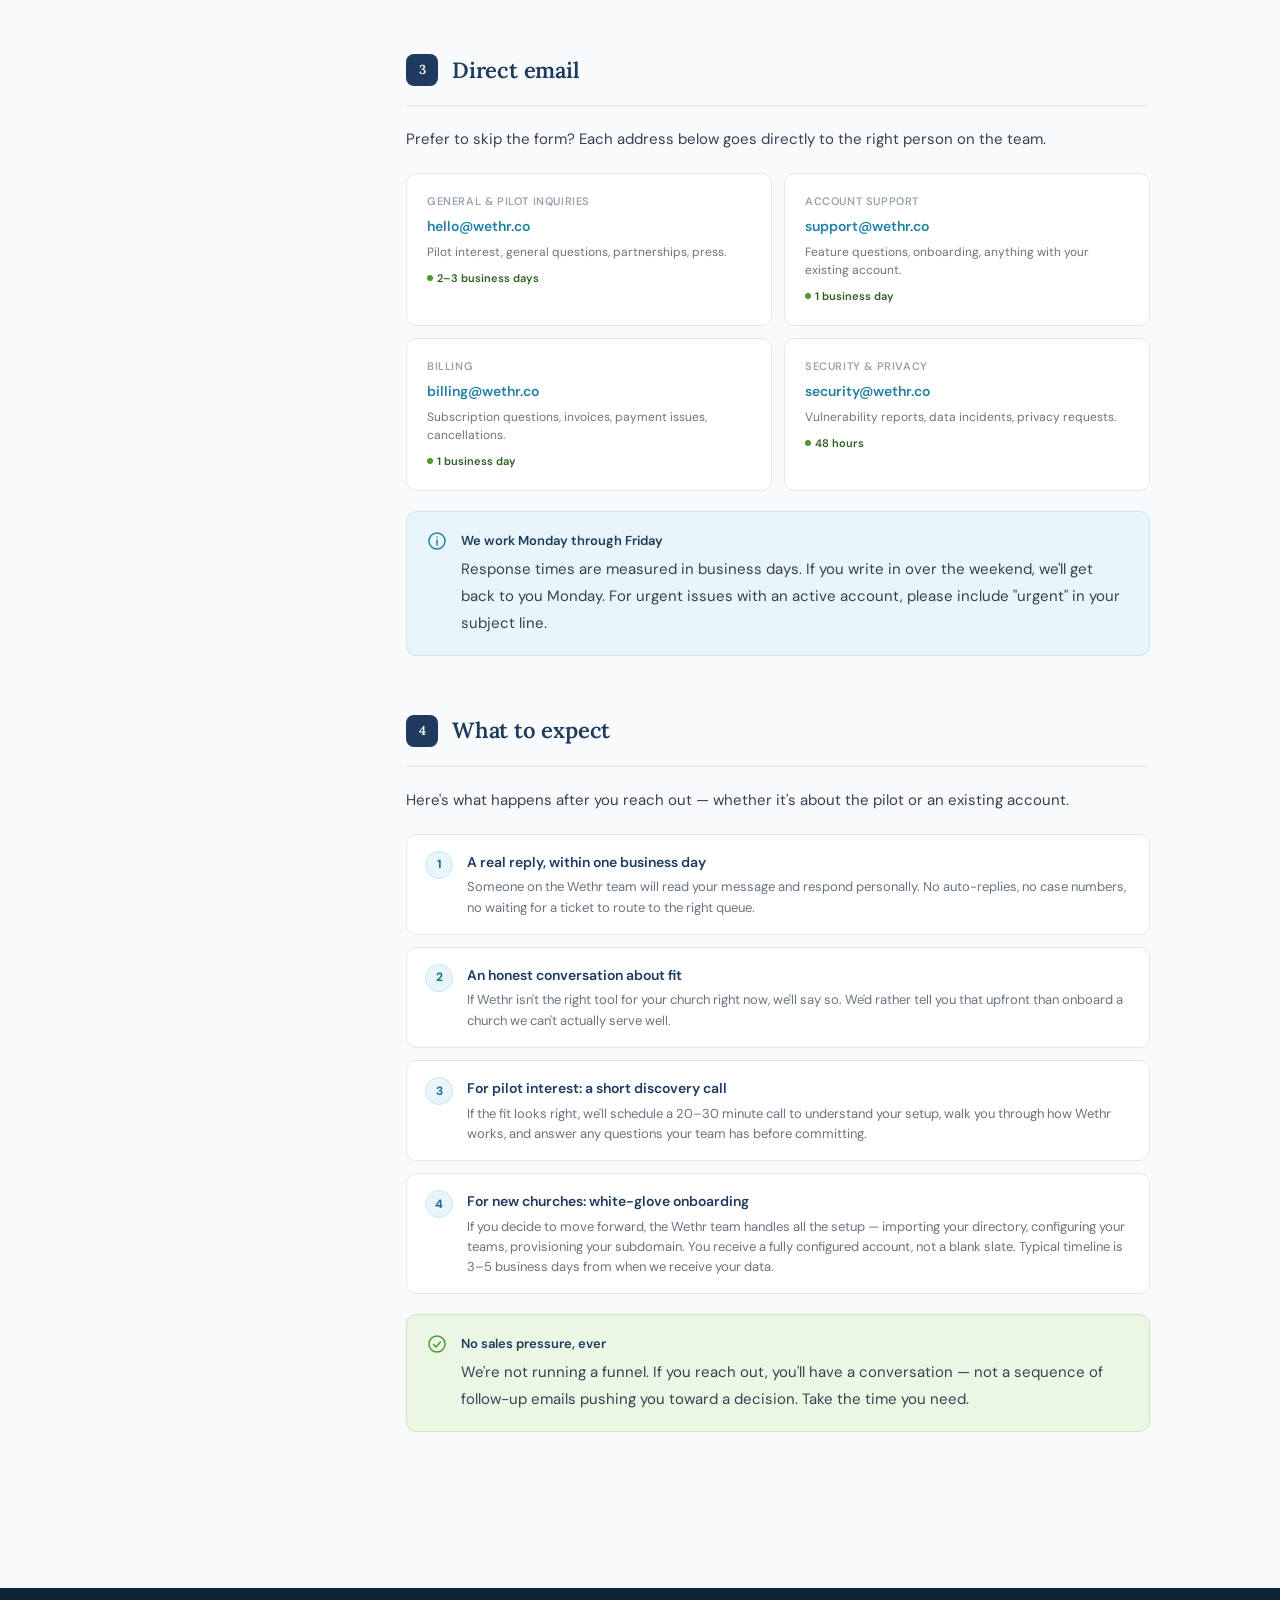
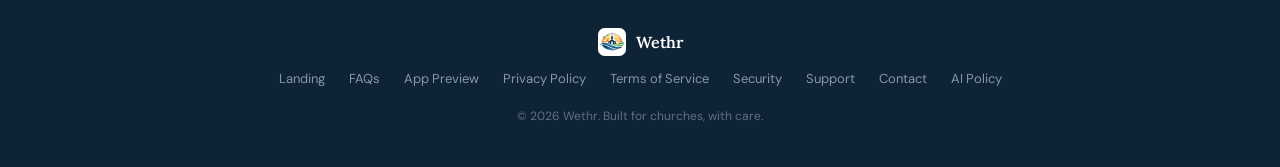
<file: contact.html>
<!DOCTYPE html>
<html lang="en">
<head>
  <meta charset="UTF-8" />
  <meta name="viewport" content="width=device-width, initial-scale=1.0" />
  <title>Contact — Wethr</title>
  <link rel="preconnect" href="https://fonts.googleapis.com" />
  <link rel="preconnect" href="https://fonts.gstatic.com" crossorigin />
  <link href="https://fonts.googleapis.com/css2?family=Lora:ital,wght@0,400;0,600;0,700;1,400;1,600&family=DM+Sans:wght@300;400;500;600;700&family=JetBrains+Mono:wght@400;500&display=swap" rel="stylesheet" />
  <link rel="stylesheet" href="shared.css" />
  <style>
    body { line-height: 1.7; min-height: 100vh; }

    /* ── HERO ── */
    .hero {
      background: linear-gradient(160deg, var(--navy-950) 0%, var(--navy-900) 55%, var(--navy-800) 100%);
      padding: 120px 40px 80px;
      position: relative; overflow: hidden;
    }

    .hero::before {
      content: '';
      position: absolute; top: -120px; right: -80px;
      width: 500px; height: 500px;
      background: radial-gradient(circle, rgba(46,134,171,0.18) 0%, transparent 70%);
      pointer-events: none;
    }

    .hero::after {
      content: '';
      position: absolute; bottom: -60px; left: 30%;
      width: 360px; height: 360px;
      background: radial-gradient(circle, rgba(240,131,48,0.10) 0%, transparent 70%);
      pointer-events: none;
    }

    .hero-inner {
      max-width: 760px; margin: 0 auto;
      position: relative;
      animation: fadeUp 0.5s ease both;
    }

    .hero-eyebrow {
      display: inline-flex; align-items: center; gap: 7px;
      font-size: 11px; font-weight: 600; letter-spacing: 1.2px;
      text-transform: uppercase; color: var(--cerulean-100);
      margin-bottom: 20px; opacity: 0.85;
    }

    .hero-eyebrow::before {
      content: ''; display: inline-block;
      width: 18px; height: 2px;
      background: var(--sunrise-400); border-radius: 2px;
    }

    .hero h1 {
      font-family: 'Lora', serif;
      font-size: clamp(32px, 5vw, 48px); font-weight: 600;
      color: #fff; line-height: 1.2; margin-bottom: 20px;
      letter-spacing: -0.5px;
    }

    .hero p {
      font-size: 16px; color: var(--navy-100); opacity: 0.85;
      max-width: 560px; line-height: 1.75;
    }

    .hero-meta {
      margin-top: 32px; display: flex; gap: 24px; flex-wrap: wrap;
    }

    .hero-meta-item {
      display: flex; align-items: center; gap: 8px;
      font-size: 13px; color: var(--navy-100); opacity: 0.7;
    }

    .hero-meta-item svg { width: 14px; height: 14px; opacity: 0.8; }

    /* ── LAYOUT ── */
    .page-body {
      max-width: 1100px; margin: 0 auto;
      padding: 56px 40px 100px;
      display: grid;
      grid-template-columns: 220px 1fr;
      gap: 56px;
      align-items: start;
    }

    /* ── SIDEBAR TOC ── */
    .toc { position: sticky; top: 80px; }

    .toc-label {
      font-size: 10px; font-weight: 700; letter-spacing: 1.2px;
      text-transform: uppercase; color: var(--neutral-400); margin-bottom: 14px;
    }

    .toc-list { list-style: none; }
    .toc-list li + li { margin-top: 2px; }

    .toc-list a {
      display: block; padding: 7px 12px 7px 14px;
      font-size: 13px; color: var(--neutral-500);
      text-decoration: none; border-radius: 6px;
      border-left: 2px solid transparent;
      transition: all 0.15s;
    }

    .toc-list a:hover,
    .toc-list a.active {
      color: var(--cerulean-600); background: var(--cerulean-50);
      border-left-color: var(--cerulean-500);
    }

    .toc-divider { height: 1px; background: var(--neutral-200); margin: 16px 0; }

    .toc-contact-card {
      background: linear-gradient(135deg, var(--navy-50), var(--cerulean-50));
      border: 1px solid var(--navy-100); border-radius: 10px;
      padding: 16px; margin-top: 20px;
    }

    .toc-contact-card .label {
      font-size: 11px; font-weight: 600; color: var(--navy-900);
      letter-spacing: 0.4px; margin-bottom: 6px;
    }

    .toc-contact-card a {
      font-size: 13px; color: var(--cerulean-600);
      text-decoration: none; font-weight: 500;
    }

    .toc-contact-card a:hover { text-decoration: underline; }

    .toc-contact-card p {
      font-size: 12px; color: var(--neutral-500);
      margin-top: 4px; line-height: 1.5;
    }

    /* ── CONTENT ── */
    .content { min-width: 0; }

    /* Intro banner */
    .intro-banner {
      background: linear-gradient(135deg, var(--navy-900), var(--navy-800));
      border-radius: 14px; padding: 28px 32px; margin-bottom: 48px;
      display: grid; grid-template-columns: 1fr 1fr 1fr; gap: 20px;
      animation: fadeUp 0.5s 0.1s ease both;
    }

    .intro-item { display: flex; flex-direction: column; gap: 6px; }
    .intro-item + .intro-item {
      border-left: 1px solid rgba(255,255,255,0.1); padding-left: 20px;
    }

    .intro-icon {
      width: 32px; height: 32px; border-radius: 8px;
      display: flex; align-items: center; justify-content: center; margin-bottom: 4px;
    }

    .intro-icon.cerulean { background: rgba(46,134,171,0.2); color: #4A9EC1; }
    .intro-icon.meadow   { background: rgba(74,154,53,0.2);  color: #6BB855; }
    .intro-icon.sunrise  { background: rgba(240,131,48,0.2); color: #F5A254; }
    .intro-icon svg { width: 16px; height: 16px; }

    .intro-title { font-size: 13px; font-weight: 600; color: #fff; }
    .intro-desc  { font-size: 12px; color: var(--navy-100); opacity: 0.75; line-height: 1.5; }

    /* Section */
    .section {
      margin-bottom: 56px; scroll-margin-top: 84px;
      animation: fadeUp 0.4s ease both;
    }

    .section-header {
      display: flex; align-items: center; gap: 14px;
      margin-bottom: 20px; padding-bottom: 16px;
      border-bottom: 1px solid var(--neutral-200);
    }

    .section-number {
      width: 32px; height: 32px; background: var(--navy-900);
      border-radius: 8px; display: flex; align-items: center; justify-content: center;
      font-family: 'Lora', serif; font-size: 13px; font-weight: 600;
      color: #fff; flex-shrink: 0;
    }

    .section h2 {
      font-family: 'Lora', serif; font-size: 22px; font-weight: 600;
      color: var(--navy-900); letter-spacing: -0.2px;
    }

    .section p {
      font-size: 15px; line-height: 1.8;
      color: var(--neutral-700); margin-bottom: 14px;
    }

    .section p:last-child { margin-bottom: 0; }

    /* Callout */
    .callout {
      border-radius: 10px; padding: 18px 20px; margin: 20px 0;
      display: flex; gap: 14px; align-items: flex-start;
    }

    .callout.info    { background: var(--cerulean-50); border: 1px solid var(--cerulean-100); }
    .callout.success { background: var(--meadow-50);   border: 1px solid var(--meadow-100); }
    .callout.warm    { background: var(--sunrise-50);  border: 1px solid var(--sunrise-100); }

    .callout-icon { width: 20px; height: 20px; flex-shrink: 0; margin-top: 1px; }
    .callout.info    .callout-icon { color: var(--cerulean-600); }
    .callout.success .callout-icon { color: var(--meadow-500); }
    .callout.warm    .callout-icon { color: var(--sunrise-500); }

    .callout-body { flex: 1; }
    .callout-title { font-size: 13px; font-weight: 600; color: var(--navy-900); margin-bottom: 4px; }
    .callout-text  { font-size: 13.5px; line-height: 1.65; color: var(--neutral-700); margin: 0 !important; }

    /* ── CONTACT REASON CARDS ── */
    .reason-grid {
      display: grid; grid-template-columns: 1fr 1fr; gap: 14px; margin: 24px 0;
    }

    .reason-card {
      background: #fff; border: 1px solid var(--neutral-200); border-radius: 12px;
      padding: 22px 24px; cursor: pointer;
      transition: box-shadow 0.15s, border-color 0.15s, transform 0.15s;
      position: relative; overflow: hidden;
    }

    .reason-card::before {
      content: '';
      position: absolute; top: 0; left: 0; right: 0; height: 3px;
      background: transparent;
      transition: background 0.15s;
    }

    .reason-card:hover {
      box-shadow: 0 4px 20px rgba(30,58,95,0.10);
      border-color: var(--cerulean-100);
      transform: translateY(-1px);
    }

    .reason-card.selected {
      border-color: var(--cerulean-500);
      box-shadow: 0 0 0 3px rgba(46,134,171,0.12);
    }

    .reason-card.selected::before { background: var(--cerulean-500); }

    .reason-card-icon {
      width: 40px; height: 40px; border-radius: 10px;
      display: flex; align-items: center; justify-content: center; margin-bottom: 12px;
    }

    .reason-card-icon svg { width: 20px; height: 20px; }
    .reason-card-icon.cerulean { background: var(--cerulean-50); color: var(--cerulean-600); }
    .reason-card-icon.meadow   { background: var(--meadow-50);   color: var(--meadow-500); }
    .reason-card-icon.sunrise  { background: var(--sunrise-50);  color: var(--sunrise-500); }
    .reason-card-icon.navy     { background: var(--navy-50);     color: var(--navy-700); }
    .reason-card-icon.amber    { background: var(--amber-50);    color: var(--amber-500); }
    .reason-card-icon.neutral  { background: var(--neutral-100); color: var(--neutral-500); }

    .reason-card-title {
      font-size: 14px; font-weight: 600; color: var(--navy-900); margin-bottom: 4px;
    }

    .reason-card-desc {
      font-size: 12.5px; color: var(--neutral-500); line-height: 1.55; margin-bottom: 12px;
    }

    .reason-card-route {
      display: inline-flex; align-items: center; gap: 5px;
      font-size: 12px; font-weight: 600; color: var(--cerulean-600);
    }

    .reason-card-route svg { width: 11px; height: 11px; }

    /* Selected indicator */
    .reason-card .check {
      position: absolute; top: 12px; right: 12px;
      width: 20px; height: 20px; border-radius: 50%;
      background: var(--cerulean-500); border: 2px solid var(--cerulean-500);
      display: none; align-items: center; justify-content: center;
    }

    .reason-card .check svg { width: 10px; height: 10px; color: #fff; }
    .reason-card.selected .check { display: flex; }

    /* ── CONTACT FORM ── */
    .form-wrapper {
      background: #fff; border: 1px solid var(--neutral-200); border-radius: 14px;
      padding: 32px; margin-top: 10px;
    }

    .form-title {
      font-family: 'Lora', serif; font-size: 17px; font-weight: 600;
      color: var(--navy-900); margin-bottom: 6px;
    }

    .form-subtitle {
      font-size: 13.5px; color: var(--neutral-500); margin-bottom: 24px; line-height: 1.55;
    }

    .form-row { display: grid; grid-template-columns: 1fr 1fr; gap: 16px; }
    .form-row.single { grid-template-columns: 1fr; }

    .form-group { display: flex; flex-direction: column; gap: 6px; margin-bottom: 16px; }
    .form-group:last-child { margin-bottom: 0; }

    label {
      font-size: 13px; font-weight: 600; color: var(--navy-900);
    }

    label .req { color: var(--cerulean-500); margin-left: 2px; }
    label .optional { font-size: 11px; font-weight: 400; color: var(--neutral-400); margin-left: 4px; }

    input[type="text"],
    input[type="email"],
    select,
    textarea {
      width: 100%; padding: 10px 14px;
      font-family: 'DM Sans', sans-serif; font-size: 14px;
      color: var(--neutral-900);
      background: var(--neutral-50); border: 1px solid var(--neutral-300);
      border-radius: 8px; outline: none;
      transition: border-color 0.15s, box-shadow 0.15s, background 0.15s;
      -webkit-appearance: none;
    }

    input:focus, select:focus, textarea:focus {
      border-color: var(--cerulean-500);
      box-shadow: 0 0 0 3px rgba(46,134,171,0.12);
      background: #fff;
    }

    input::placeholder, textarea::placeholder { color: var(--neutral-400); }

    select {
      background-image: url("data:image/svg+xml,%3Csvg xmlns='http://www.w3.org/2000/svg' width='12' height='12' viewBox='0 0 12 12' fill='none'%3E%3Cpath d='M2 4l4 4 4-4' stroke='%239CA3AF' stroke-width='1.5' stroke-linecap='round' stroke-linejoin='round'/%3E%3C/svg%3E");
      background-repeat: no-repeat;
      background-position: right 14px center;
      padding-right: 36px;
      cursor: pointer;
    }

    textarea { resize: vertical; min-height: 120px; line-height: 1.65; }

    .field-hint {
      font-size: 12px; color: var(--neutral-400); line-height: 1.5;
    }

    .form-footer {
      display: flex; align-items: center; justify-content: space-between;
      margin-top: 24px; padding-top: 20px;
      border-top: 1px solid var(--neutral-100);
      flex-wrap: wrap; gap: 12px;
    }

    .form-footer-note {
      font-size: 12.5px; color: var(--neutral-400); line-height: 1.5; flex: 1;
    }

    .form-footer-note a { color: var(--cerulean-600); text-decoration: none; }
    .form-footer-note a:hover { text-decoration: underline; }

    .btn-submit {
      background: var(--navy-900); color: #fff;
      font-family: 'DM Sans', sans-serif; font-size: 14px; font-weight: 600;
      padding: 11px 28px; border: none; border-radius: 8px;
      cursor: pointer; letter-spacing: 0.2px;
      transition: background 0.15s, transform 0.1s, box-shadow 0.15s;
      display: flex; align-items: center; gap: 8px; white-space: nowrap;
    }

    .btn-submit:hover {
      background: var(--navy-800);
      box-shadow: 0 4px 12px rgba(30,58,95,0.25);
      transform: translateY(-1px);
    }

    .btn-submit:active { transform: translateY(0); }
    .btn-submit svg { width: 14px; height: 14px; }

    /* Success state */
    .form-success {
      display: none;
      text-align: center; padding: 48px 24px;
    }

    .form-success.visible { display: block; }
    .form-wrapper.submitted .form-fields { display: none; }
    .form-wrapper.submitted .form-success { display: block; }

    .success-icon {
      width: 56px; height: 56px; border-radius: 50%;
      background: var(--meadow-50); border: 2px solid var(--meadow-100);
      display: flex; align-items: center; justify-content: center;
      margin: 0 auto 16px;
    }

    .success-icon svg { width: 24px; height: 24px; color: var(--meadow-500); }

    .success-title {
      font-family: 'Lora', serif; font-size: 20px; font-weight: 600;
      color: var(--navy-900); margin-bottom: 8px;
    }

    .success-message {
      font-size: 14px; color: var(--neutral-500); line-height: 1.7; max-width: 400px; margin: 0 auto;
    }

    /* ── DIRECT EMAIL SECTION ── */
    .email-row {
      display: grid; grid-template-columns: 1fr 1fr; gap: 12px; margin: 20px 0;
    }

    .email-card {
      background: #fff; border: 1px solid var(--neutral-200); border-radius: 10px;
      padding: 18px 20px;
      transition: border-color 0.15s, box-shadow 0.15s;
    }

    .email-card:hover {
      border-color: var(--cerulean-100);
      box-shadow: 0 2px 12px rgba(30,58,95,0.07);
    }

    .email-card-label {
      font-size: 11px; font-weight: 600; color: var(--neutral-400);
      letter-spacing: 0.6px; text-transform: uppercase; margin-bottom: 4px;
    }

    .email-card-address {
      font-size: 14px; font-weight: 600; color: var(--cerulean-600);
      text-decoration: none; display: block; margin-bottom: 4px;
    }

    .email-card-address:hover { text-decoration: underline; }

    .email-card-desc {
      font-size: 12px; color: var(--neutral-500); line-height: 1.5;
    }

    .email-card-sla {
      display: inline-flex; align-items: center; gap: 4px;
      font-size: 11px; font-weight: 600;
      color: var(--meadow-700); margin-top: 8px;
    }

    .email-card-sla::before {
      content: ''; display: inline-block;
      width: 6px; height: 6px; border-radius: 50%;
      background: var(--meadow-500);
    }

    /* ── PILOT INFO ── */
    .pilot-card {
      background: linear-gradient(135deg, var(--navy-900) 0%, var(--navy-800) 100%);
      border-radius: 14px; padding: 32px 36px; margin: 24px 0;
      position: relative; overflow: hidden;
    }

    .pilot-card::after {
      content: '';
      position: absolute; bottom: -40px; right: -40px;
      width: 200px; height: 200px;
      background: radial-gradient(circle, rgba(240,131,48,0.15) 0%, transparent 70%);
      pointer-events: none;
    }

    .pilot-card-eyebrow {
      font-size: 11px; font-weight: 600; letter-spacing: 1px;
      text-transform: uppercase; color: var(--sunrise-400); margin-bottom: 10px;
    }

    .pilot-card-title {
      font-family: 'Lora', serif; font-size: 20px; font-weight: 600;
      color: #fff; margin-bottom: 10px; line-height: 1.3;
    }

    .pilot-card-body {
      font-size: 14px; color: var(--navy-100); opacity: 0.85;
      line-height: 1.7; max-width: 540px; margin-bottom: 20px;
    }

    .pilot-card-cta {
      display: inline-flex; align-items: center; gap: 8px;
      background: var(--sunrise-500); color: #fff;
      font-size: 13px; font-weight: 600; letter-spacing: 0.2px;
      padding: 10px 22px; border-radius: 8px; text-decoration: none;
      transition: background 0.15s, transform 0.1s, box-shadow 0.15s;
    }

    .pilot-card-cta:hover {
      background: var(--sunrise-400);
      box-shadow: 0 4px 16px rgba(240,131,48,0.35);
      transform: translateY(-1px);
    }

    .pilot-card-cta svg { width: 13px; height: 13px; }

    /* ── WHAT TO EXPECT ── */
    .expect-list {
      margin: 20px 0; display: flex; flex-direction: column; gap: 12px;
    }

    .expect-item {
      display: flex; gap: 14px; align-items: flex-start;
      background: #fff; border: 1px solid var(--neutral-200);
      border-radius: 10px; padding: 16px 18px;
    }

    .expect-num {
      width: 28px; height: 28px; border-radius: 50%;
      background: var(--cerulean-50); border: 1.5px solid var(--cerulean-100);
      display: flex; align-items: center; justify-content: center;
      font-size: 12px; font-weight: 700; color: var(--cerulean-700); flex-shrink: 0;
    }

    .expect-body { flex: 1; }
    .expect-title { font-size: 14px; font-weight: 600; color: var(--navy-900); margin-bottom: 3px; }
    .expect-desc  { font-size: 13px; color: var(--neutral-500); line-height: 1.55; }

    /* Responsive */
    @media (max-width: 900px) {
      .page-body { grid-template-columns: 1fr; padding: 36px 20px 60px; gap: 0; }
      .toc { display: none; }
      .hero { padding: 48px 20px 56px; }
      .intro-banner { grid-template-columns: 1fr; padding: 20px; }
      .intro-item + .intro-item { border-left: none; padding-left: 0; border-top: 1px solid rgba(255,255,255,0.1); padding-top: 16px; }
      .reason-grid { grid-template-columns: 1fr; }
      .form-row { grid-template-columns: 1fr; }
      .email-row { grid-template-columns: 1fr; }
    }

    @keyframes fadeUp {
      from { opacity: 0; transform: translateY(16px); }
      to   { opacity: 1; transform: translateY(0); }
    }
  </style>
</head>
<body>

  <!-- NAV -->
  <nav>
    <a href="index.html" class="nav-brand">
      <img src="./wethr_logo-192.png" alt="Wethr" class="nav-logo">
      <span class="nav-wordmark">Wethr</span>
    </a>
    <ul class="nav-links">
      <li><a href="faq.html">FAQs</a></li>
      <li><a href="preview.html">App Preview</a></li>
      <li><a href="support.html">Support</a></li>
      <li><a href="contact.html" aria-current="page">Contact</a></li>
      <li><a href="mailto:hello@wethr.co" class="nav-cta">Request a Demo</a></li>
    </ul>
  </nav>

  <!-- HERO -->
  <div class="hero">
    <div class="hero-inner">
      <div class="hero-eyebrow">Get in touch</div>
      <h1>We'd love to hear<br>from you.</h1>
      <p>Whether you're curious about the pilot, need help with your account, or just want to talk through whether Wethr is a fit for your church — we respond personally, not with a bot.</p>
      <div class="hero-meta">
        <div class="hero-meta-item">
          <svg viewBox="0 0 14 14" fill="none"><circle cx="7" cy="7" r="5.5" stroke="currentColor" stroke-width="1.3"/><path d="M7 4.5V7l2 2" stroke="currentColor" stroke-width="1.3" stroke-linecap="round"/></svg>
          1 business day response
        </div>
        <div class="hero-meta-item">
          <svg viewBox="0 0 14 14" fill="none"><circle cx="7" cy="5" r="2.5" stroke="currentColor" stroke-width="1.3"/><path d="M2 12.5c0-2.8 2.2-4.5 5-4.5s5 1.7 5 4.5" stroke="currentColor" stroke-width="1.3" stroke-linecap="round"/></svg>
          Real people, not a ticket queue
        </div>
        <div class="hero-meta-item">
          <svg viewBox="0 0 14 14" fill="none"><path d="M7 1.5L8.8 5.2l4.2.6-3 2.9.7 4.1L7 10.8l-3.7 2 .7-4.1L1 5.8l4.2-.6z" stroke="currentColor" stroke-width="1.3" stroke-linejoin="round"/></svg>
          Currently accepting pilot churches
        </div>
      </div>
    </div>
  </div>

  <!-- MAIN -->
  <div class="page-body">

    <!-- SIDEBAR TOC -->
    <aside class="toc">
      <div class="toc-label">On this page</div>
      <ul class="toc-list">
        <li><a href="#reach-out" class="active">Send a message</a></li>
        <li><a href="#pilot">Join the pilot</a></li>
        <li><a href="#direct">Direct email</a></li>
        <li><a href="#what-to-expect">What to expect</a></li>
      </ul>

      <div class="toc-divider"></div>

      <div class="toc-contact-card">
        <div class="label">Quickest path</div>
        <a href="mailto:hello@wethr.co">hello@wethr.co</a>
        <p>For general inquiries, pilot interest, and anything else.</p>
      </div>
    </aside>

    <!-- CONTENT -->
    <main class="content">

      <!-- Intro banner -->
      <div class="intro-banner">
        <div class="intro-item">
          <div class="intro-icon cerulean">
            <svg viewBox="0 0 16 16" fill="none"><path d="M2 3h12a1 1 0 011 1v7a1 1 0 01-1 1H2a1 1 0 01-1-1V4a1 1 0 011-1z" stroke="currentColor" stroke-width="1.4"/><path d="M1 4.5l7 4.5 7-4.5" stroke="currentColor" stroke-width="1.4" stroke-linecap="round"/></svg>
          </div>
          <div class="intro-title">Four email addresses.</div>
          <div class="intro-desc">Each routed to the right person — not a shared inbox where things get lost.</div>
        </div>
        <div class="intro-item">
          <div class="intro-icon meadow">
            <svg viewBox="0 0 16 16" fill="none"><circle cx="8" cy="6.5" r="3" stroke="currentColor" stroke-width="1.4"/><path d="M2 14c0-3.3 2.7-5 6-5s6 1.7 6 5" stroke="currentColor" stroke-width="1.4" stroke-linecap="round"/></svg>
          </div>
          <div class="intro-title">Always a human.</div>
          <div class="intro-desc">No auto-replies, no AI support bots. A person on the Wethr team reads and answers every message.</div>
        </div>
        <div class="intro-item">
          <div class="intro-icon sunrise">
            <svg viewBox="0 0 16 16" fill="none"><path d="M8 2.5L9.5 6H13l-3 2.2 1.1 3.8L8 10 4.9 12l1.1-3.8L3 6h3.5z" stroke="currentColor" stroke-width="1.4" stroke-linejoin="round"/></svg>
          </div>
          <div class="intro-title">Pilot spots are limited.</div>
          <div class="intro-desc">We're selective about who joins early — because we want to actually serve each church well, not just grow fast.</div>
        </div>
      </div>

      <!-- 1. Send a message -->
      <section class="section" id="reach-out">
        <div class="section-header">
          <div class="section-number">1</div>
          <h2>Send a message</h2>
        </div>
        <p>Tell us a little about your church and what you're looking for. We'll read it and reply with something useful — not a generic drip sequence.</p>

        <!-- Reason selector -->
        <div class="reason-grid">
          <div class="reason-card" onclick="selectReason(this, 'pilot')" data-reason="pilot">
            <div class="check"><svg viewBox="0 0 10 10" fill="none"><path d="M2 5.5l2 2 4-4" stroke="currentColor" stroke-width="1.5" stroke-linecap="round" stroke-linejoin="round"/></svg></div>
            <div class="reason-card-icon sunrise">
              <svg viewBox="0 0 20 20" fill="none"><path d="M10 2L12.4 7.2H18L13.3 10.5L15.1 16L10 12.5L4.9 16L6.7 10.5L2 7.2H7.6z" stroke="currentColor" stroke-width="1.5" stroke-linejoin="round"/></svg>
            </div>
            <div class="reason-card-title">Join the pilot program</div>
            <div class="reason-card-desc">Interested in bringing Wethr to your church as an early adopter.</div>
            <div class="reason-card-route">
              <svg viewBox="0 0 11 11" fill="none"><path d="M2 9L9 2M9 2H4.5M9 2v4.5" stroke="currentColor" stroke-width="1.3" stroke-linecap="round" stroke-linejoin="round"/></svg>
              hello@wethr.co
            </div>
          </div>
          <div class="reason-card" onclick="selectReason(this, 'support')" data-reason="support">
            <div class="check"><svg viewBox="0 0 10 10" fill="none"><path d="M2 5.5l2 2 4-4" stroke="currentColor" stroke-width="1.5" stroke-linecap="round" stroke-linejoin="round"/></svg></div>
            <div class="reason-card-icon cerulean">
              <svg viewBox="0 0 20 20" fill="none"><circle cx="10" cy="10" r="7.5" stroke="currentColor" stroke-width="1.5"/><path d="M7.5 7.5C7.5 6.1 8.6 5 10 5s2.5 1.1 2.5 2.5c0 1.7-2.5 2.5-2.5 4M10 15h.01" stroke="currentColor" stroke-width="1.5" stroke-linecap="round"/></svg>
            </div>
            <div class="reason-card-title">Account support</div>
            <div class="reason-card-desc">Need help with an existing Wethr account, setup, or a feature question.</div>
            <div class="reason-card-route">
              <svg viewBox="0 0 11 11" fill="none"><path d="M2 9L9 2M9 2H4.5M9 2v4.5" stroke="currentColor" stroke-width="1.3" stroke-linecap="round" stroke-linejoin="round"/></svg>
              support@wethr.co
            </div>
          </div>
          <div class="reason-card" onclick="selectReason(this, 'billing')" data-reason="billing">
            <div class="check"><svg viewBox="0 0 10 10" fill="none"><path d="M2 5.5l2 2 4-4" stroke="currentColor" stroke-width="1.5" stroke-linecap="round" stroke-linejoin="round"/></svg></div>
            <div class="reason-card-icon meadow">
              <svg viewBox="0 0 20 20" fill="none"><rect x="2.5" y="4.5" width="15" height="11" rx="2" stroke="currentColor" stroke-width="1.5"/><path d="M2.5 8h15M6 12h3" stroke="currentColor" stroke-width="1.5" stroke-linecap="round"/></svg>
            </div>
            <div class="reason-card-title">Billing or payments</div>
            <div class="reason-card-desc">A question or issue related to your subscription, invoices, or payment method.</div>
            <div class="reason-card-route">
              <svg viewBox="0 0 11 11" fill="none"><path d="M2 9L9 2M9 2H4.5M9 2v4.5" stroke="currentColor" stroke-width="1.3" stroke-linecap="round" stroke-linejoin="round"/></svg>
              billing@wethr.co
            </div>
          </div>
          <div class="reason-card" onclick="selectReason(this, 'other')" data-reason="other">
            <div class="check"><svg viewBox="0 0 10 10" fill="none"><path d="M2 5.5l2 2 4-4" stroke="currentColor" stroke-width="1.5" stroke-linecap="round" stroke-linejoin="round"/></svg></div>
            <div class="reason-card-icon neutral">
              <svg viewBox="0 0 20 20" fill="none"><circle cx="10" cy="10" r="1.5" fill="currentColor"/><circle cx="4" cy="10" r="1.5" fill="currentColor"/><circle cx="16" cy="10" r="1.5" fill="currentColor"/></svg>
            </div>
            <div class="reason-card-title">Something else</div>
            <div class="reason-card-desc">Press, partnerships, feedback, or a question we haven't anticipated.</div>
            <div class="reason-card-route">
              <svg viewBox="0 0 11 11" fill="none"><path d="M2 9L9 2M9 2H4.5M9 2v4.5" stroke="currentColor" stroke-width="1.3" stroke-linecap="round" stroke-linejoin="round"/></svg>
              hello@wethr.co
            </div>
          </div>
        </div>

        <!-- Contact form -->
        <div class="form-wrapper" id="contact-form-wrapper">
          <div class="form-fields">
            <div class="form-title" id="form-title">Tell us about your church</div>
            <div class="form-subtitle" id="form-subtitle">We'll read every submission personally and follow up within one business day.</div>

            <div class="form-row">
              <div class="form-group">
                <label for="first-name">First name <span class="req">*</span></label>
                <input type="text" id="first-name" placeholder="Sarah" autocomplete="given-name" />
              </div>
              <div class="form-group">
                <label for="last-name">Last name <span class="req">*</span></label>
                <input type="text" id="last-name" placeholder="Kimura" autocomplete="family-name" />
              </div>
            </div>

            <div class="form-row">
              <div class="form-group">
                <label for="email">Email address <span class="req">*</span></label>
                <input type="email" id="email" placeholder="sarah@gracecommunitychurch.org" autocomplete="email" />
              </div>
              <div class="form-group">
                <label for="role">Your role <span class="optional">(optional)</span></label>
                <select id="role">
                  <option value="" disabled selected>Select your role</option>
                  <option>Senior Pastor</option>
                  <option>Associate Pastor</option>
                  <option>Executive Pastor</option>
                  <option>Worship Leader</option>
                  <option>Ministry Director</option>
                  <option>Church Administrator</option>
                  <option>Volunteer Coordinator</option>
                  <option>Other</option>
                </select>
              </div>
            </div>

            <div class="form-row single" id="church-row">
              <div class="form-group">
                <label for="church">Church name <span class="optional">(optional)</span></label>
                <input type="text" id="church" placeholder="Grace Community Church" />
              </div>
            </div>

            <div class="form-row single" id="size-row">
              <div class="form-group">
                <label for="size">Approximate congregation size <span class="optional">(optional)</span></label>
                <select id="size">
                  <option value="" disabled selected>Select a range</option>
                  <option>Under 100</option>
                  <option>100–200</option>
                  <option>200–350</option>
                  <option>350–500</option>
                  <option>500+</option>
                </select>
                <span class="field-hint">Wethr is designed for congregations between 100–500 members.</span>
              </div>
            </div>

            <div class="form-row single">
              <div class="form-group">
                <label for="message">Message <span class="req">*</span></label>
                <textarea id="message" placeholder="Tell us a bit about your church, what you're currently using to manage Sunday services and volunteers, and what's not working about it..."></textarea>
              </div>
            </div>

            <div class="form-footer">
              <div class="form-footer-note">
                We'll only use this to respond to your message. No spam, no lists. See our <a href="privacy.html">Privacy Policy</a>.
              </div>
              <button class="btn-submit" onclick="submitForm()">
                Send message
                <svg viewBox="0 0 14 14" fill="none"><path d="M2 7h10M8 3l4 4-4 4" stroke="currentColor" stroke-width="1.5" stroke-linecap="round" stroke-linejoin="round"/></svg>
              </button>
            </div>
          </div>

          <div class="form-success">
            <div class="success-icon">
              <svg viewBox="0 0 24 24" fill="none"><path d="M5 13l4 4L19 7" stroke="currentColor" stroke-width="2" stroke-linecap="round" stroke-linejoin="round"/></svg>
            </div>
            <div class="success-title">Message received.</div>
            <div class="success-message">Thanks for reaching out. Someone on the Wethr team will read your message and reply within one business day — personally, not from a template.</div>
          </div>
        </div>
      </section>

      <!-- 2. Pilot program -->
      <section class="section" id="pilot">
        <div class="section-header">
          <div class="section-number">2</div>
          <h2>Join the pilot</h2>
        </div>

        <p>Wethr is currently in an early access pilot with a small group of churches. Pilot churches get hands-on onboarding, direct access to the team, and pricing that reflects the trust they're placing in us at this stage.</p>

        <div class="pilot-card">
          <div class="pilot-card-eyebrow">Phase 1 · Early access</div>
          <div class="pilot-card-title">We're looking for churches that are<br>genuinely frustrated with the status quo.</div>
          <div class="pilot-card-body">If you're running Sunday coordination out of spreadsheets, group texts, and Planning Center — and it's becoming real work — that's exactly who Wethr is built for. We're selective about pilot churches because we want to serve each one well, not just grow fast. Pilot spots are limited.</div>
          <a href="mailto:hello@wethr.co?subject=Pilot%20program%20interest" class="pilot-card-cta">
            Express interest
            <svg viewBox="0 0 13 13" fill="none"><path d="M2 11L11 2M11 2H5.5M11 2v5.5" stroke="currentColor" stroke-width="1.5" stroke-linecap="round" stroke-linejoin="round"/></svg>
          </a>
        </div>

        <p style="margin-top: 20px;">When you reach out about the pilot, it helps to know:</p>

        <div class="email-row" style="margin-top:12px;">
          <div class="email-card">
            <div class="email-card-label">Congregation size</div>
            <div class="email-card-desc">We're focused on churches in the 100–500 member range — the sweet spot where spreadsheets are breaking down but enterprise software is overkill.</div>
          </div>
          <div class="email-card">
            <div class="email-card-label">Current tools</div>
            <div class="email-card-desc">What you're using today for volunteer scheduling and service planning — and what's not working about it. This helps us understand the problem you actually need solved.</div>
          </div>
          <div class="email-card">
            <div class="email-card-label">Your role</div>
            <div class="email-card-desc">Whether you're the pastor, an admin, or a worship leader — the person we onboard needs to have the authority to make the call for your church.</div>
          </div>
          <div class="email-card">
            <div class="email-card-label">Timeline</div>
            <div class="email-card-desc">No pressure to move fast — but knowing whether you're looking to get started in weeks or months helps us plan the onboarding queue.</div>
          </div>
        </div>

        <div class="callout warm" style="margin-top:24px;">
          <svg class="callout-icon" viewBox="0 0 20 20" fill="none"><path d="M10 18a8 8 0 100-16 8 8 0 000 16zm0-11v4m0 3h.01" stroke="currentColor" stroke-width="1.5" stroke-linecap="round"/></svg>
          <div class="callout-body">
            <div class="callout-title">Pilot pricing is being worked out church-by-church</div>
            <p class="callout-text">Formal pricing hasn't been finalized. Pilot churches are joining under early-access arrangements, and we're committed to treating their contribution fairly when production pricing launches. The goal is a flat per-church subscription — no per-seat fees, no per-member pricing.</p>
          </div>
        </div>
      </section>

      <!-- 3. Direct email -->
      <section class="section" id="direct">
        <div class="section-header">
          <div class="section-number">3</div>
          <h2>Direct email</h2>
        </div>
        <p>Prefer to skip the form? Each address below goes directly to the right person on the team.</p>

        <div class="email-row">
          <div class="email-card">
            <div class="email-card-label">General &amp; pilot inquiries</div>
            <a href="mailto:hello@wethr.co" class="email-card-address">hello@wethr.co</a>
            <div class="email-card-desc">Pilot interest, general questions, partnerships, press.</div>
            <div class="email-card-sla">2–3 business days</div>
          </div>
          <div class="email-card">
            <div class="email-card-label">Account support</div>
            <a href="mailto:support@wethr.co" class="email-card-address">support@wethr.co</a>
            <div class="email-card-desc">Feature questions, onboarding, anything with your existing account.</div>
            <div class="email-card-sla">1 business day</div>
          </div>
          <div class="email-card">
            <div class="email-card-label">Billing</div>
            <a href="mailto:billing@wethr.co" class="email-card-address">billing@wethr.co</a>
            <div class="email-card-desc">Subscription questions, invoices, payment issues, cancellations.</div>
            <div class="email-card-sla">1 business day</div>
          </div>
          <div class="email-card">
            <div class="email-card-label">Security &amp; privacy</div>
            <a href="mailto:security@wethr.co" class="email-card-address">security@wethr.co</a>
            <div class="email-card-desc">Vulnerability reports, data incidents, privacy requests.</div>
            <div class="email-card-sla">48 hours</div>
          </div>
        </div>

        <div class="callout info" style="margin-top:4px;">
          <svg class="callout-icon" viewBox="0 0 20 20" fill="none"><circle cx="10" cy="10" r="8" stroke="currentColor" stroke-width="1.5"/><path d="M10 9v5m0-8h.01" stroke="currentColor" stroke-width="1.5" stroke-linecap="round"/></svg>
          <div class="callout-body">
            <div class="callout-title">We work Monday through Friday</div>
            <p class="callout-text">Response times are measured in business days. If you write in over the weekend, we'll get back to you Monday. For urgent issues with an active account, please include "urgent" in your subject line.</p>
          </div>
        </div>
      </section>

      <!-- 4. What to expect -->
      <section class="section" id="what-to-expect">
        <div class="section-header">
          <div class="section-number">4</div>
          <h2>What to expect</h2>
        </div>
        <p>Here's what happens after you reach out — whether it's about the pilot or an existing account.</p>

        <div class="expect-list">
          <div class="expect-item">
            <div class="expect-num">1</div>
            <div class="expect-body">
              <div class="expect-title">A real reply, within one business day</div>
              <div class="expect-desc">Someone on the Wethr team will read your message and respond personally. No auto-replies, no case numbers, no waiting for a ticket to route to the right queue.</div>
            </div>
          </div>
          <div class="expect-item">
            <div class="expect-num">2</div>
            <div class="expect-body">
              <div class="expect-title">An honest conversation about fit</div>
              <div class="expect-desc">If Wethr isn't the right tool for your church right now, we'll say so. We'd rather tell you that upfront than onboard a church we can't actually serve well.</div>
            </div>
          </div>
          <div class="expect-item">
            <div class="expect-num">3</div>
            <div class="expect-body">
              <div class="expect-title">For pilot interest: a short discovery call</div>
              <div class="expect-desc">If the fit looks right, we'll schedule a 20–30 minute call to understand your setup, walk you through how Wethr works, and answer any questions your team has before committing.</div>
            </div>
          </div>
          <div class="expect-item">
            <div class="expect-num">4</div>
            <div class="expect-body">
              <div class="expect-title">For new churches: white-glove onboarding</div>
              <div class="expect-desc">If you decide to move forward, the Wethr team handles all the setup — importing your directory, configuring your teams, provisioning your subdomain. You receive a fully configured account, not a blank slate. Typical timeline is 3–5 business days from when we receive your data.</div>
            </div>
          </div>
        </div>

        <div class="callout success" style="margin-top:8px;">
          <svg class="callout-icon" viewBox="0 0 20 20" fill="none"><circle cx="10" cy="10" r="8" stroke="currentColor" stroke-width="1.5"/><path d="M6.5 10.5l2.5 2.5 4.5-5" stroke="currentColor" stroke-width="1.5" stroke-linecap="round" stroke-linejoin="round"/></svg>
          <div class="callout-body">
            <div class="callout-title">No sales pressure, ever</div>
            <p class="callout-text">We're not running a funnel. If you reach out, you'll have a conversation — not a sequence of follow-up emails pushing you toward a decision. Take the time you need.</p>
          </div>
        </div>
      </section>

    </main>
  </div>

  <!-- FOOTER -->
  <footer>
    <div class="footer-logo">
      <img src="./wethr_logo-192.png" alt="Wethr" class="footer-logo-mark">
      <span class="footer-wordmark">Wethr</span>
    </div>
    <div class="footer-links">
      <a href="index.html">Landing</a>
      <a href="faq.html">FAQs</a>
      <a href="preview.html">App Preview</a>
      <a href="privacy.html">Privacy Policy</a>
      <a href="tos.html">Terms of Service</a>
      <a href="security.html">Security</a>
      <a href="support.html">Support</a>
      <a href="contact.html" aria-current="page">Contact</a>
      <a href="ai.html">AI Policy</a>
    </div>
    <div class="footer-copy">© 2026 Wethr. Built for churches, with care.</div>
  </footer>

  <script>
    // Reason card selection
    const reasonConfig = {
      pilot: {
        title: "Tell us about your church",
        subtitle: "We'd love to understand your situation before we talk — what you're currently using, how big your church is, and what's not working."
      },
      support: {
        title: "How can we help?",
        subtitle: "Tell us what's going on and include your church subdomain if you have one. We'll get back to you within one business day."
      },
      billing: {
        title: "Billing question or issue",
        subtitle: "Describe what you're seeing and we'll sort it out. Include your church name or subdomain so we can look up your account quickly."
      },
      other: {
        title: "What's on your mind?",
        subtitle: "We read everything. Tell us what you're reaching out about."
      }
    };

    function selectReason(card, reason) {
      document.querySelectorAll('.reason-card').forEach(c => c.classList.remove('selected'));
      card.classList.add('selected');
      if (reasonConfig[reason]) {
        document.getElementById('form-title').textContent = reasonConfig[reason].title;
        document.getElementById('form-subtitle').textContent = reasonConfig[reason].subtitle;
      }
      // Scroll to form smoothly
      document.getElementById('contact-form-wrapper').scrollIntoView({ behavior: 'smooth', block: 'nearest' });
    }

    // Form submit (demo — shows success state)
    function submitForm() {
      const firstName = document.getElementById('first-name').value.trim();
      const lastName  = document.getElementById('last-name').value.trim();
      const email     = document.getElementById('email').value.trim();
      const message   = document.getElementById('message').value.trim();

      if (!firstName || !lastName || !email || !message) {
        // Simple inline validation highlight
        [
          { id: 'first-name', val: firstName },
          { id: 'last-name',  val: lastName  },
          { id: 'email',      val: email     },
          { id: 'message',    val: message   }
        ].forEach(({ id, val }) => {
          const el = document.getElementById(id);
          if (!val) {
            el.style.borderColor = '#C0293F';
            el.style.boxShadow = '0 0 0 3px rgba(192,41,63,0.10)';
            el.addEventListener('input', () => {
              el.style.borderColor = '';
              el.style.boxShadow = '';
            }, { once: true });
          }
        });
        return;
      }

      // Show success state
      document.getElementById('contact-form-wrapper').classList.add('submitted');
    }

    // TOC scroll spy
    const sections = document.querySelectorAll('.section');
    const tocLinks  = document.querySelectorAll('.toc-list a');

    const observer = new IntersectionObserver((entries) => {
      entries.forEach(entry => {
        if (entry.isIntersecting) {
          tocLinks.forEach(l => l.classList.remove('active'));
          const active = document.querySelector(`.toc-list a[href="#${entry.target.id}"]`);
          if (active) active.classList.add('active');
        }
      });
    }, { rootMargin: '-20% 0px -70% 0px' });

    sections.forEach(s => observer.observe(s));
  </script>
</body>
</html>
</file>
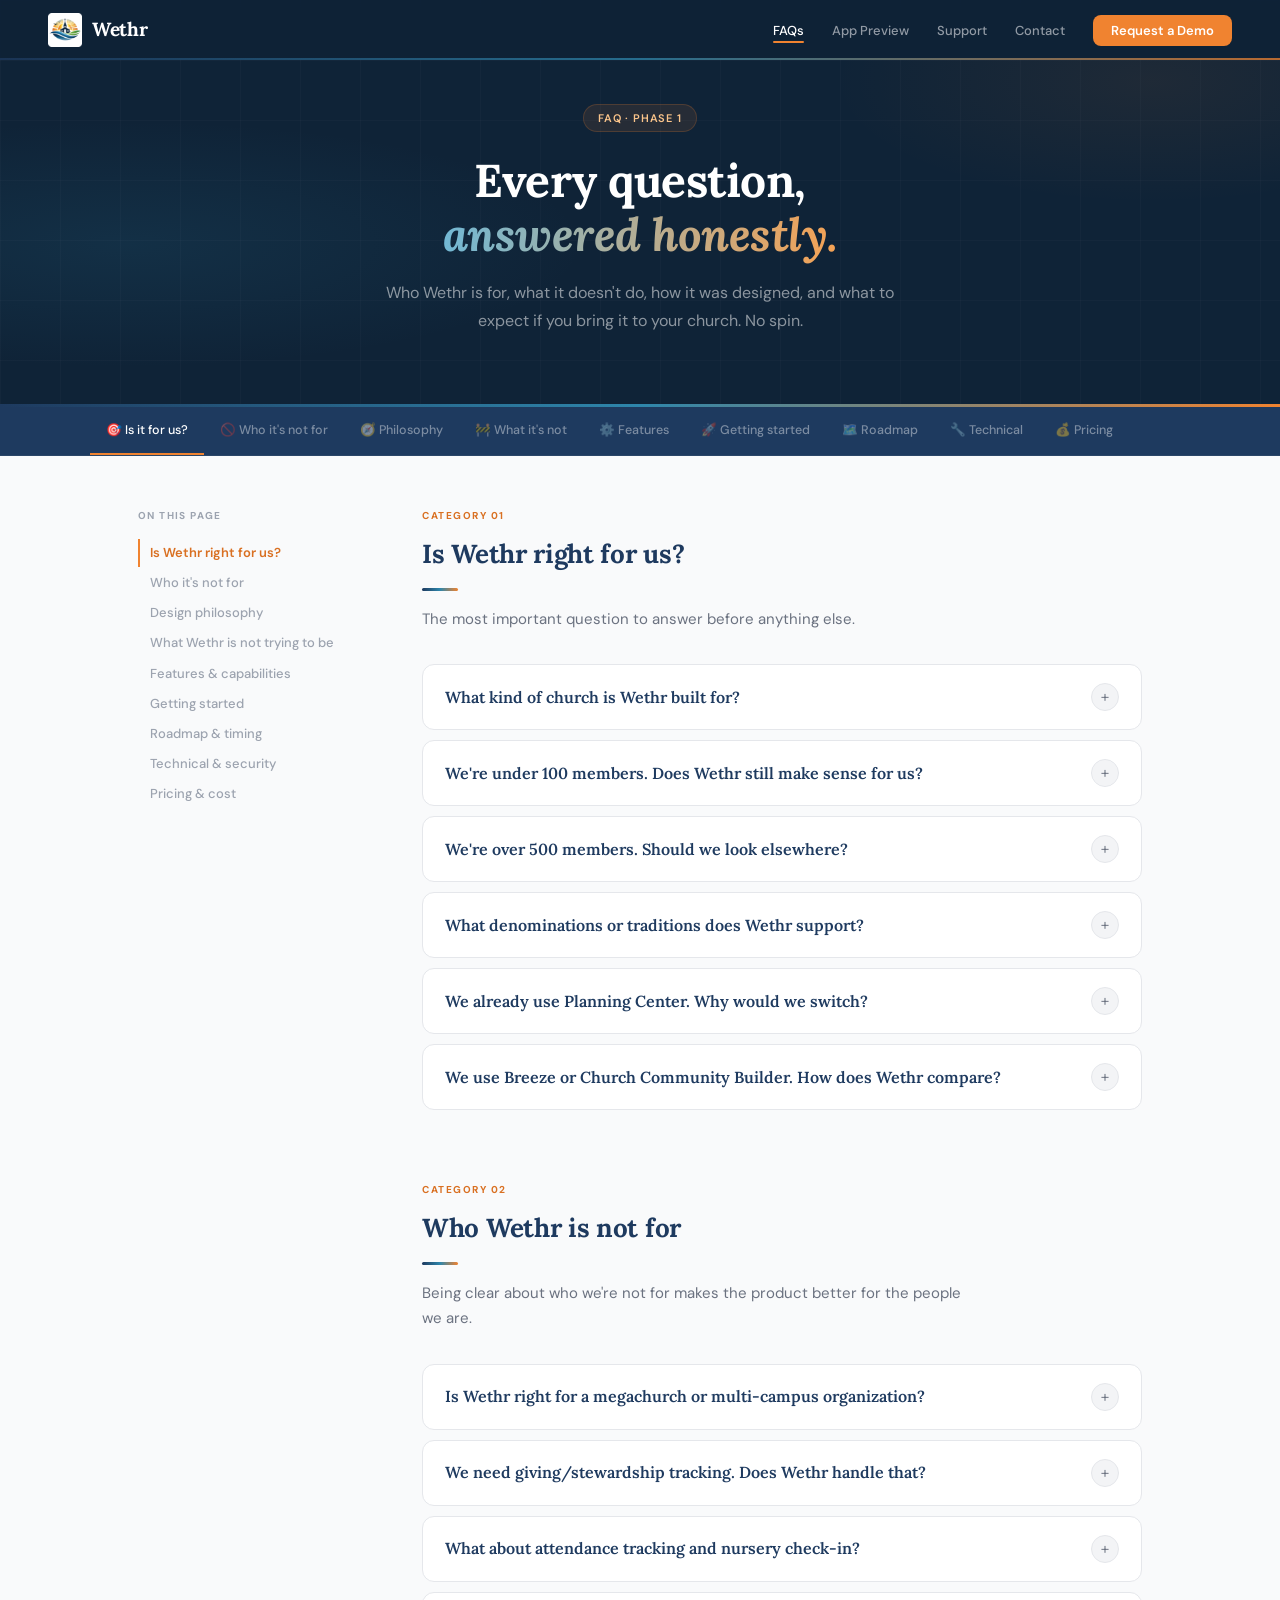
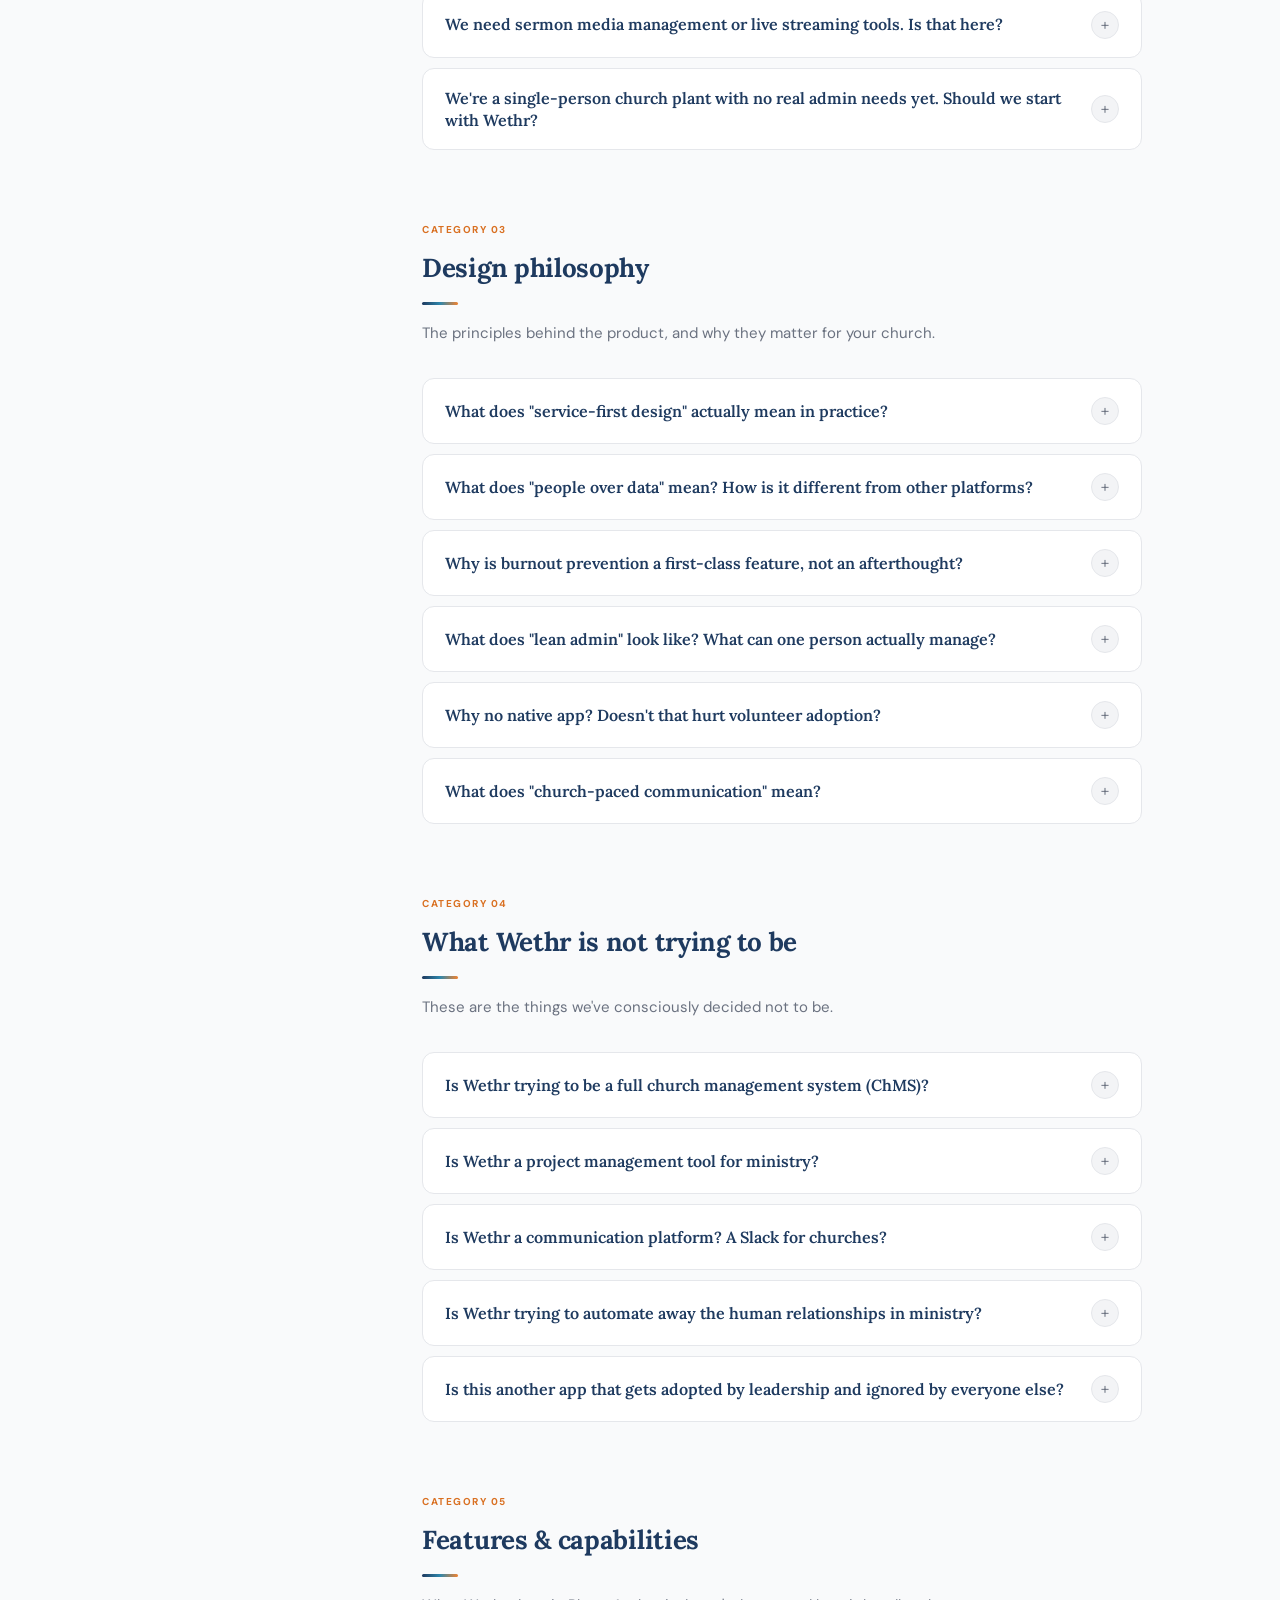
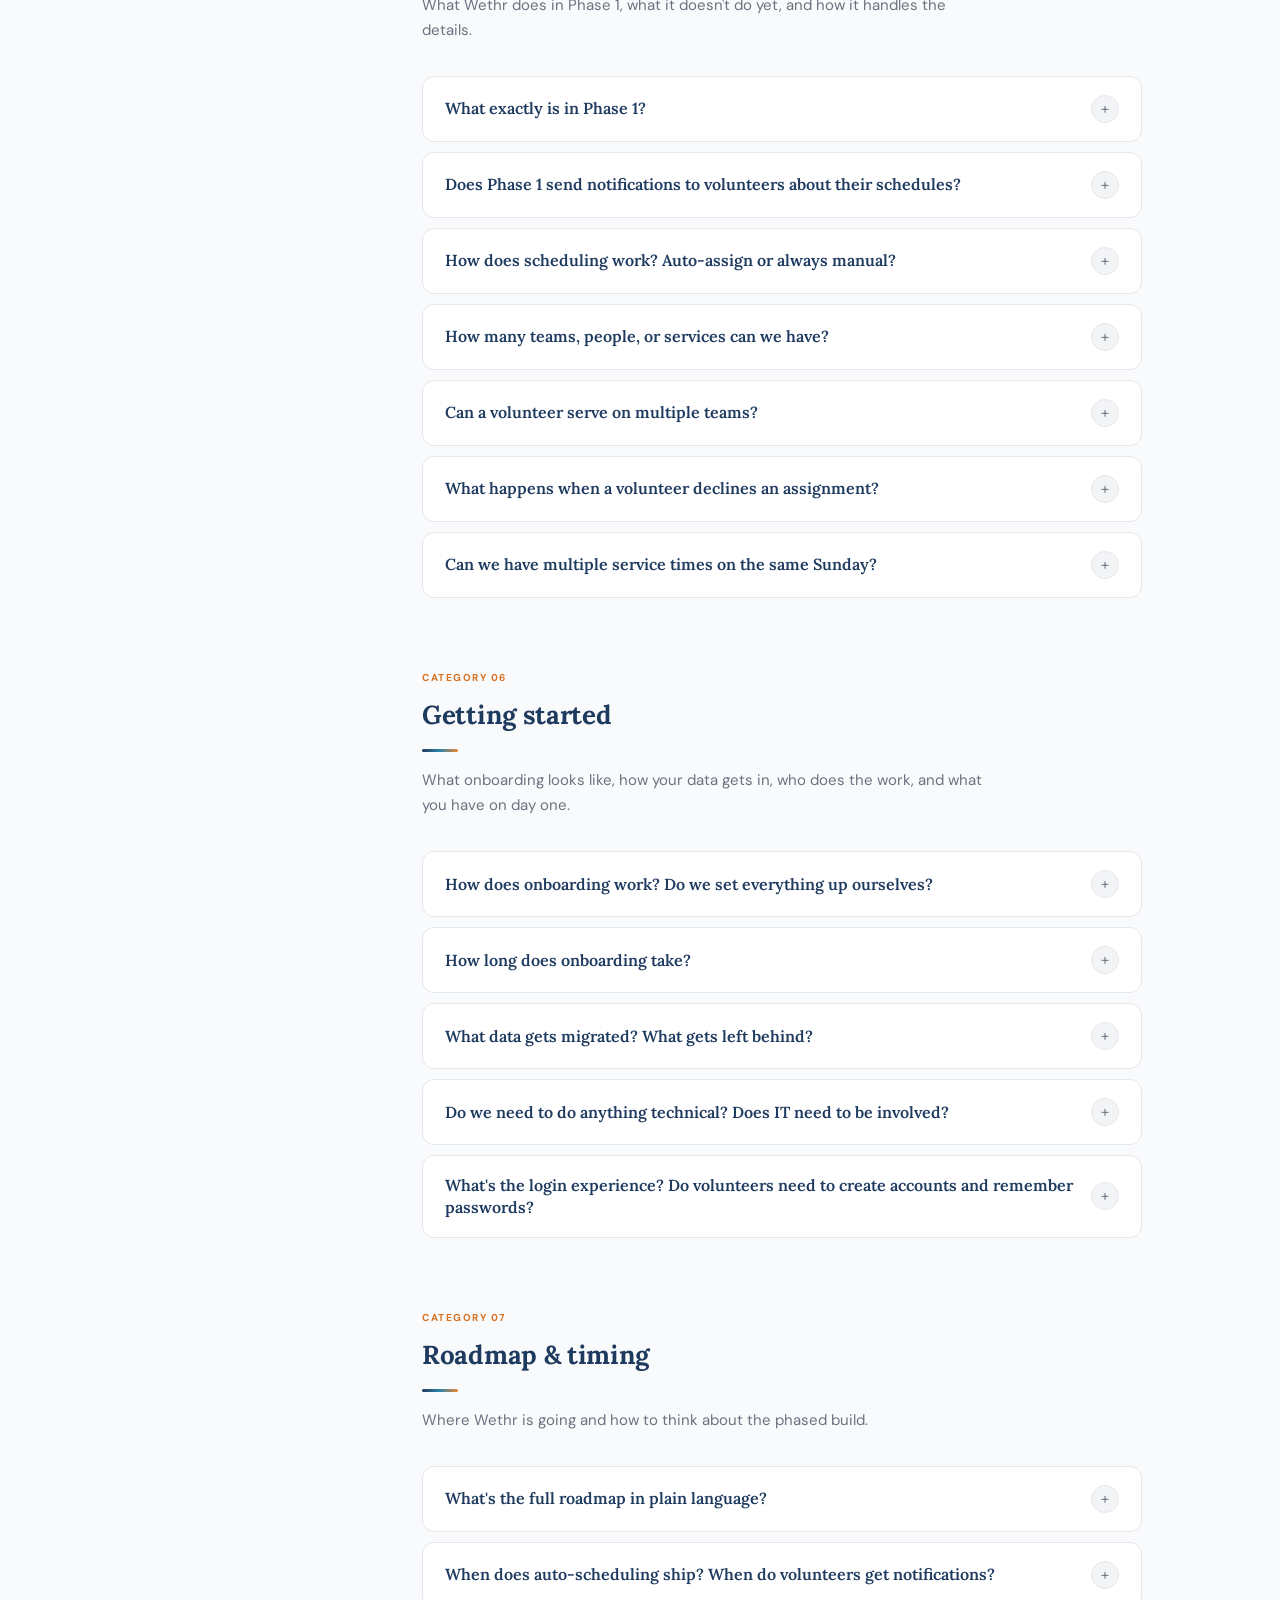
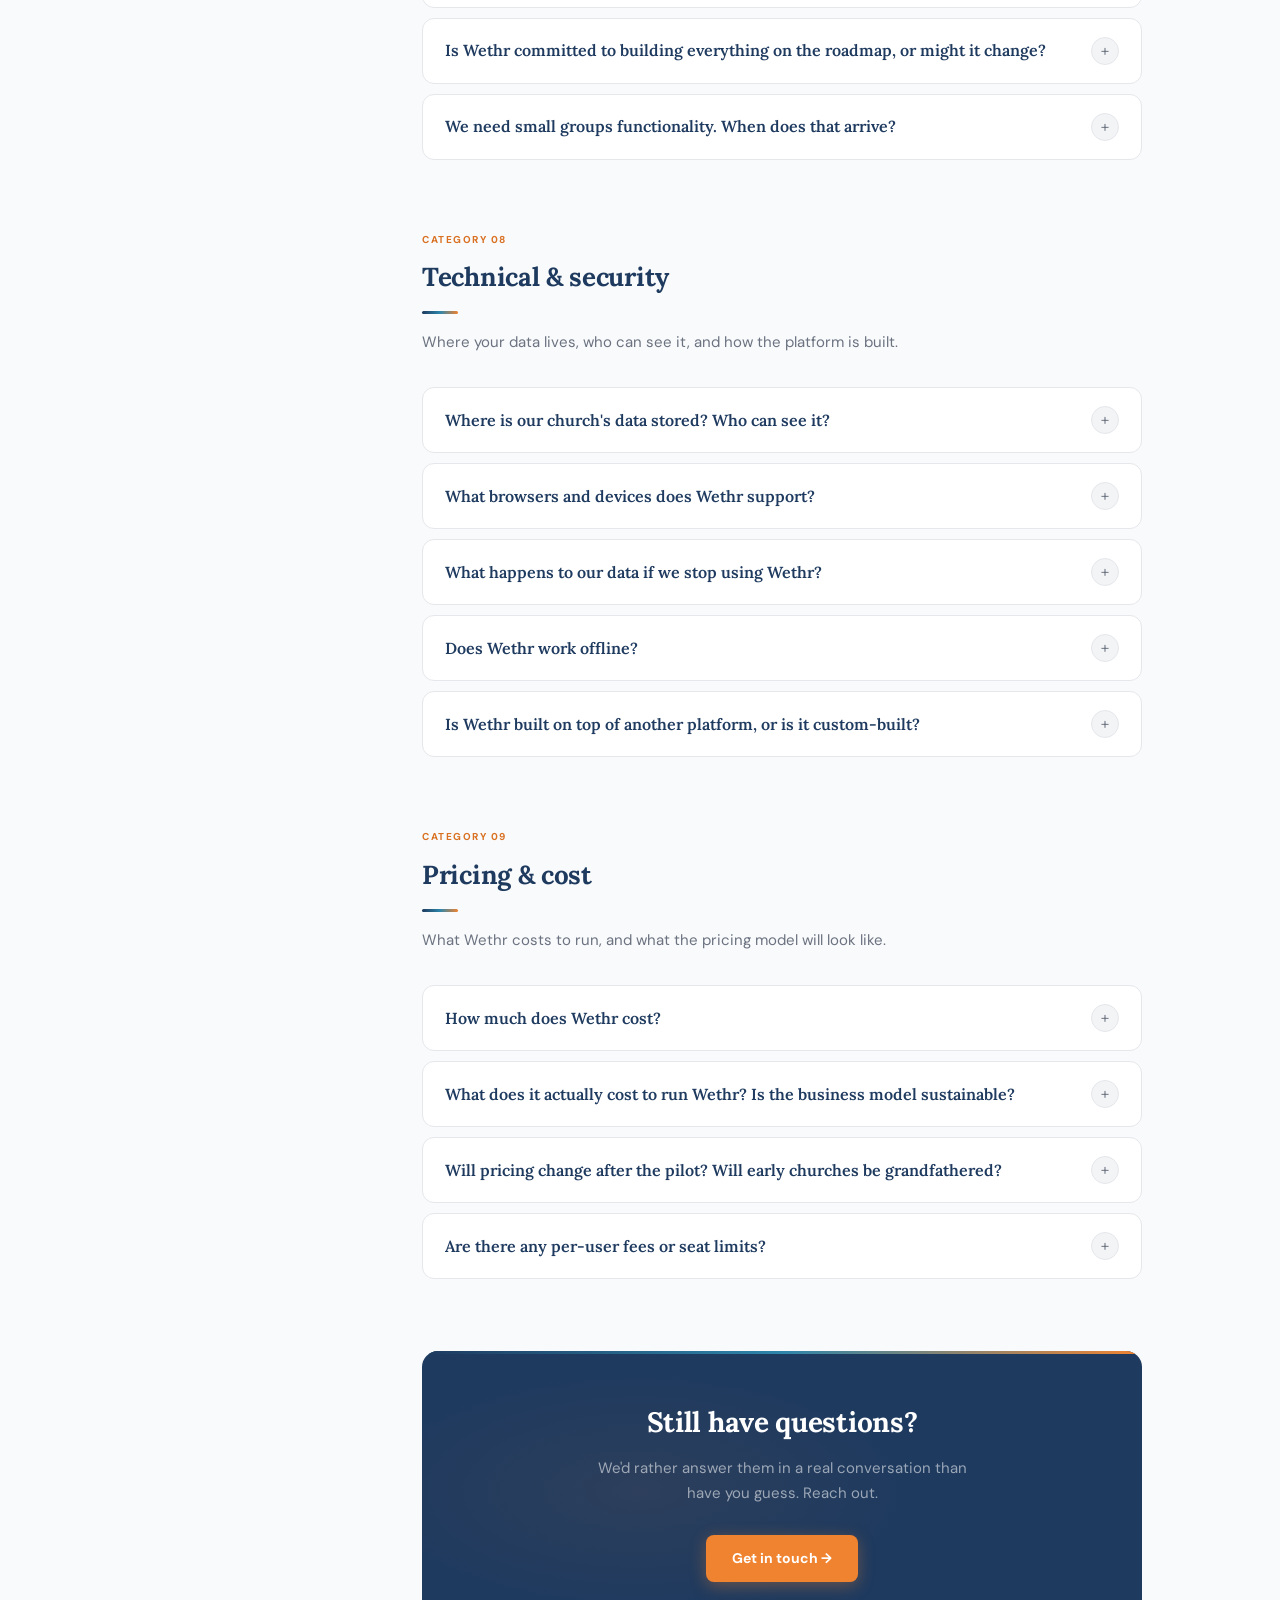
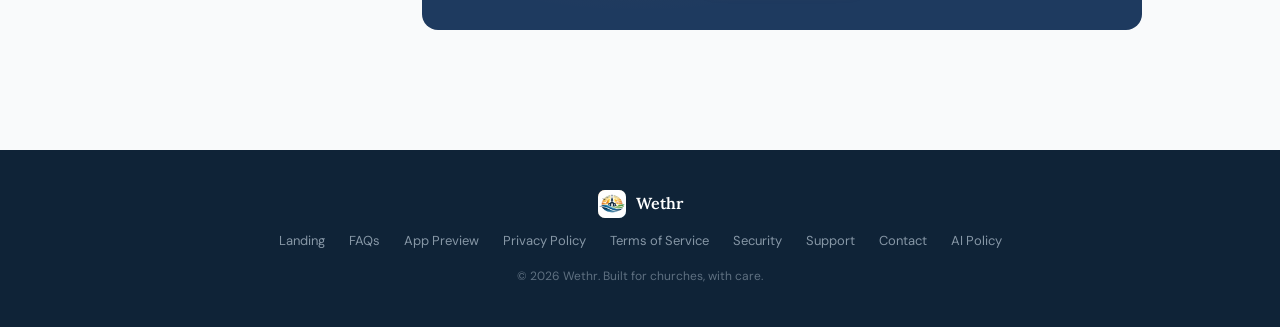
<file: faq.html>
<!DOCTYPE html>
<html lang="en">
<head>
<meta charset="UTF-8"/>
<meta name="viewport" content="width=device-width, initial-scale=1.0"/>
<title>Wethr · FAQ</title>
<link rel="preconnect" href="https://fonts.googleapis.com"/>
<link rel="preconnect" href="https://fonts.gstatic.com" crossorigin/>
<link href="https://fonts.googleapis.com/css2?family=Lora:ital,wght@0,400;0,600;0,700;1,400;1,600&family=DM+Sans:wght@300;400;500;600;700&family=JetBrains+Mono:wght@400;500&display=swap" rel="stylesheet"/>
<link rel="stylesheet" href="shared.css"/>
<style>
/* ── HERO ── */
.hero{
  background:var(--navy-950);padding:104px 48px 72px;
  position:relative;overflow:hidden;
}
.hero::before{
  content:'';position:absolute;inset:0;
  background:radial-gradient(ellipse 65% 55% at 10% 60%,rgba(46,134,171,.13) 0%,transparent 55%),
             radial-gradient(ellipse 50% 60% at 90% 20%,rgba(240,131,48,.07) 0%,transparent 50%);
}
.hero-grid{
  position:absolute;inset:0;
  background-image:linear-gradient(rgba(255,255,255,.02) 1px,transparent 1px),
                   linear-gradient(90deg,rgba(255,255,255,.02) 1px,transparent 1px);
  background-size:60px 60px;
}
.hero::after{content:'';position:absolute;bottom:0;left:0;right:0;height:3px;background:var(--brand-rule)}
.hero-inner{max-width:720px;margin:0 auto;position:relative;z-index:2;text-align:center}
.eyebrow{
  display:inline-flex;align-items:center;gap:8px;
  background:rgba(240,131,48,.1);border:1px solid rgba(240,131,48,.2);
  border-radius:9999px;padding:4px 14px;margin-bottom:22px;
}
.eyebrow span{font-size:11px;font-weight:600;color:var(--sunrise-300);letter-spacing:.8px;text-transform:uppercase}
.hero h1{font-family:'Lora',serif;font-size:clamp(30px,4vw,46px);font-weight:700;color:#fff;letter-spacing:-.5px;line-height:1.18;margin-bottom:16px}
.hero h1 em{font-style:italic;background:linear-gradient(90deg,var(--cerulean-300),var(--sunrise-400));-webkit-background-clip:text;-webkit-text-fill-color:transparent;background-clip:text}
.hero p{font-size:16px;color:rgba(255,255,255,.52);line-height:1.75;max-width:540px;margin:0 auto}

/* ── CATEGORY NAV ── */
.catnav{
  background:var(--navy-900);border-bottom:1px solid rgba(255,255,255,.06);
  padding:0 48px;position:sticky;top:60px;z-index:190;
}
.catnav-inner{max-width:1100px;margin:0 auto;display:flex;overflow-x:auto;scrollbar-width:none}
.catnav-inner::-webkit-scrollbar{display:none}
.catlink{
  font-size:12.5px;font-weight:500;color:rgba(255,255,255,.42);
  padding:13px 16px;border-bottom:2px solid transparent;
  text-decoration:none;white-space:nowrap;transition:color .2s,border-color .2s;
  display:flex;align-items:center;gap:6px;
}
.catlink:hover{color:rgba(255,255,255,.78)}
.catlink.is-active{color:#fff;border-bottom-color:var(--sunrise-500)}

/* ── PAGE BODY ── */
.page-body{max-width:1100px;margin:0 auto;padding:0 48px 120px;display:grid;grid-template-columns:220px 1fr;gap:64px;align-items:start}

/* ── SIDEBAR TOC ── */
.sidebar{position:sticky;top:116px;padding-top:52px}
.toc-label{font-size:10px;font-weight:700;text-transform:uppercase;letter-spacing:1.4px;color:var(--neutral-400);margin-bottom:14px}
.toc-list{list-style:none;display:flex;flex-direction:column;gap:2px}
.toc-list a{
  display:block;font-size:13px;font-weight:500;color:var(--neutral-400);
  text-decoration:none;padding:5px 10px;border-left:2px solid transparent;
  transition:all .18s;line-height:1.4;
}
.toc-list a:hover{color:var(--neutral-700);border-left-color:var(--neutral-300)}
.toc-list a.is-active{color:var(--sunrise-600);border-left-color:var(--sunrise-500);font-weight:600}

/* ── FAQ CONTENT ── */
.faq-content{padding-top:52px}

/* ── CATEGORY SECTION ── */
.faq-cat{margin-bottom:72px;scroll-margin-top:120px}
.cat-header{margin-bottom:32px}
.cat-num{font-size:10px;font-weight:700;text-transform:uppercase;letter-spacing:1.5px;color:var(--sunrise-600);margin-bottom:8px}
.cat-title{font-family:'Lora',serif;font-size:26px;font-weight:700;color:var(--navy-900);letter-spacing:-.3px;margin-bottom:8px}
.cat-rule{width:36px;height:3px;background:var(--brand-rule);border-radius:2px;margin:12px 0 16px}
.cat-desc{font-size:15px;color:var(--neutral-500);line-height:1.7;max-width:560px}

/* ── FAQ ACCORDION ── */
.faq-item{
  border:1px solid var(--neutral-200);border-radius:12px;background:#fff;
  margin-bottom:10px;overflow:hidden;transition:box-shadow .2s;
}
.faq-item:hover{box-shadow:0 2px 12px rgba(0,0,0,.06)}
.faq-item.is-open{box-shadow:0 4px 20px rgba(0,0,0,.08);border-color:var(--neutral-300)}

.faq-q{
  display:flex;align-items:center;justify-content:space-between;
  padding:18px 22px;cursor:pointer;gap:16px;
  user-select:none;-webkit-user-select:none;
}
.faq-q-text{font-family:'Lora',serif;font-size:16px;font-weight:600;color:var(--navy-900);line-height:1.4;flex:1}

.faq-toggle{
  width:28px;height:28px;border-radius:50%;flex-shrink:0;
  background:var(--neutral-100);border:1px solid var(--neutral-200);
  display:flex;align-items:center;justify-content:center;
  font-size:16px;font-weight:300;color:var(--neutral-500);
  transition:background .25s,border-color .25s,transform .25s,color .25s;
  line-height:1;
}
.faq-item.is-open .faq-toggle{
  background:var(--sunrise-500);border-color:var(--sunrise-500);
  color:#fff;transform:rotate(45deg);
}

.faq-body{
  display:none;
  padding:0 22px 22px;
  border-top:1px solid var(--neutral-100);
}
.faq-item.is-open .faq-body{display:block}
.faq-body-inner{
  padding-top:18px;
  font-size:15px;color:var(--neutral-600);line-height:1.75;
}
.faq-body-inner p{margin-bottom:14px}
.faq-body-inner p:last-child{margin-bottom:0}
.faq-body-inner strong{color:var(--neutral-900);font-weight:600}
.faq-body-inner em{font-style:italic}

.faq-body-inner ul,.faq-body-inner ol{
  margin:10px 0 14px;padding-left:0;list-style:none;
  display:flex;flex-direction:column;gap:7px;
}
.faq-body-inner li{display:flex;align-items:flex-start;gap:10px;font-size:14px;line-height:1.6}
.faq-body-inner ul li::before{
  content:'';width:5px;height:5px;border-radius:50%;
  background:var(--sunrise-400);flex-shrink:0;margin-top:8px;
}
.faq-body-inner ol{counter-reset:faq-ol}
.faq-body-inner ol li{counter-increment:faq-ol}
.faq-body-inner ol li::before{
  content:counter(faq-ol);width:20px;height:20px;border-radius:50%;
  background:var(--navy-900);color:#fff;font-size:10px;font-weight:700;
  display:flex;align-items:center;justify-content:center;flex-shrink:0;margin-top:2px;
}

/* callouts */
.callout{
  background:var(--cerulean-50);border:1px solid var(--cerulean-100);
  border-left:3px solid var(--cerulean-500);
  border-radius:0 8px 8px 0;padding:12px 16px;
  margin:14px 0;font-size:13px;color:var(--cerulean-700);line-height:1.6;
}
.callout.sunrise{background:var(--sunrise-50);border-color:var(--sunrise-100);border-left-color:var(--sunrise-500);color:var(--sunrise-700)}
.callout.meadow{background:var(--meadow-50);border-color:var(--meadow-100);border-left-color:var(--meadow-500);color:var(--meadow-700)}
.callout.amber{background:var(--amber-50);border-color:var(--amber-100);border-left-color:var(--amber-500);color:var(--amber-700)}

/* compare table */
.ctable{width:100%;border-collapse:collapse;margin:16px 0;border-radius:10px;overflow:hidden;border:1px solid var(--neutral-200);font-size:13px}
.ctable th{background:var(--navy-900);color:rgba(255,255,255,.8);padding:10px 14px;text-align:left;font-size:11px;font-weight:600;text-transform:uppercase;letter-spacing:.6px}
.ctable td{padding:10px 14px;border-bottom:1px solid var(--neutral-100);vertical-align:top;color:var(--neutral-700);line-height:1.5}
.ctable tr:last-child td{border-bottom:none}
.ctable tr:nth-child(even) td{background:var(--neutral-50)}
.ctable td:first-child{font-weight:600;color:var(--neutral-900)}

/* phase tags */
.ptag{display:inline-flex;align-items:center;background:var(--navy-50);border:1px solid var(--navy-100);border-radius:9999px;padding:2px 9px;font-size:11px;font-weight:600;color:var(--navy-900);vertical-align:middle}
.ptag.p1{background:var(--sunrise-50);border-color:var(--sunrise-100);color:var(--sunrise-700)}
.ptag.p2{background:var(--cerulean-50);border-color:var(--cerulean-100);color:var(--cerulean-700)}
.ptag.fut{background:var(--neutral-100);border-color:var(--neutral-200);color:var(--neutral-500)}

/* CTA */
.faq-cta{
  background:var(--navy-900);border-radius:16px;padding:48px 40px;
  text-align:center;position:relative;overflow:hidden;margin-top:64px;
}
.faq-cta::before{content:'';position:absolute;top:0;left:0;right:0;height:3px;background:var(--brand-rule)}
.faq-cta::after{content:'';position:absolute;inset:0;background:radial-gradient(ellipse 70% 80% at 30% 50%,rgba(240,131,48,.07) 0%,transparent 55%)}
.faq-cta-inner{position:relative;z-index:2}
.faq-cta h3{font-family:'Lora',serif;font-size:28px;font-weight:700;color:#fff;margin-bottom:10px;letter-spacing:-.3px}
.faq-cta p{font-size:15px;color:rgba(255,255,255,.55);max-width:400px;margin:0 auto 28px;line-height:1.7}
.cta-btn{
  display:inline-flex;align-items:center;gap:8px;
  background:var(--sunrise-500);color:#fff;font-size:14px;font-weight:700;
  padding:12px 26px;border-radius:8px;text-decoration:none;
  transition:all .2s;box-shadow:0 4px 16px rgba(240,131,48,.35);
}
.cta-btn:hover{background:var(--sunrise-600);transform:translateY(-1px)}

@media(max-width:900px){
  .catnav{padding:0 20px}
  .hero{padding:90px 20px 60px}
  .page-body{grid-template-columns:1fr;padding:0 20px 80px;gap:0}
  .sidebar{display:none}
}
</style>
</head>
<body>

<!-- NAV -->
<nav>
  <a href="index.html" class="nav-brand">
    <img src="./wethr_logo-192.png" alt="Wethr" class="nav-logo">
    <span class="nav-wordmark">Wethr</span>
  </a>
  <ul class="nav-links">
    <li><a href="faq.html" aria-current="page">FAQs</a></li>
    <li><a href="preview.html">App Preview</a></li>
    <li><a href="support.html">Support</a></li>
    <li><a href="contact.html">Contact</a></li>
    <li><a href="mailto:hello@wethr.co" class="nav-cta">Request a Demo</a></li>
  </ul>
</nav>

<!-- HERO -->
<div class="hero">
  <div class="hero-grid"></div>
  <div class="hero-inner">
    <div class="eyebrow"><span>FAQ · Phase 1</span></div>
    <h1>Every question,<br><em>answered honestly.</em></h1>
    <p>Who Wethr is for, what it doesn't do, how it was designed, and what to expect if you bring it to your church. No spin.</p>
  </div>
</div>

<!-- CATEGORY NAV -->
<div class="catnav" id="catnav">
  <div class="catnav-inner">
    <a href="#fit"        class="catlink" data-spy="fit">🎯 Is it for us?</a>
    <a href="#not-for"    class="catlink" data-spy="not-for">🚫 Who it's not for</a>
    <a href="#philosophy" class="catlink" data-spy="philosophy">🧭 Philosophy</a>
    <a href="#not-trying" class="catlink" data-spy="not-trying">🚧 What it's not</a>
    <a href="#features"   class="catlink" data-spy="features">⚙️ Features</a>
    <a href="#onboarding" class="catlink" data-spy="onboarding">🚀 Getting started</a>
    <a href="#roadmap"    class="catlink" data-spy="roadmap">🗺️ Roadmap</a>
    <a href="#technical"  class="catlink" data-spy="technical">🔧 Technical</a>
    <a href="#pricing"    class="catlink" data-spy="pricing">💰 Pricing</a>
  </div>
</div>

<!-- PAGE BODY -->
<div class="page-body">

  <!-- SIDEBAR -->
  <aside class="sidebar">
    <div class="toc-label">On this page</div>
    <ul class="toc-list">
      <li><a href="#fit"        data-spy="fit">Is Wethr right for us?</a></li>
      <li><a href="#not-for"    data-spy="not-for">Who it's not for</a></li>
      <li><a href="#philosophy" data-spy="philosophy">Design philosophy</a></li>
      <li><a href="#not-trying" data-spy="not-trying">What Wethr is not trying to be</a></li>
      <li><a href="#features"   data-spy="features">Features & capabilities</a></li>
      <li><a href="#onboarding" data-spy="onboarding">Getting started</a></li>
      <li><a href="#roadmap"    data-spy="roadmap">Roadmap & timing</a></li>
      <li><a href="#technical"  data-spy="technical">Technical & security</a></li>
      <li><a href="#pricing"    data-spy="pricing">Pricing & cost</a></li>
    </ul>
  </aside>

  <!-- FAQ CONTENT -->
  <div class="faq-content">


    <!-- ═══ 01: IS IT FOR US ═══ -->
    <section class="faq-cat" id="fit">
      <div class="cat-header">
        <div class="cat-num">Category 01</div>
        <h2 class="cat-title">Is Wethr right for us?</h2>
        <div class="cat-rule"></div>
        <p class="cat-desc">The most important question to answer before anything else.</p>
      </div>

      <div class="faq-item">
        <div class="faq-q"><span class="faq-q-text">What kind of church is Wethr built for?</span><div class="faq-toggle">+</div></div>
        <div class="faq-body"><div class="faq-body-inner">
          <p>Wethr is built for mid-size congregations, roughly <strong>100 to 500 members</strong>, with a small staff team (typically 1 to 5 people) managing coordination across 3 to 8 active ministry teams.</p>
          <p>These are churches that have outgrown spreadsheets and group texts. Sunday coordination is real work, not a side task. But the enterprise church management platforms built for megachurches are too much, too expensive, or both.</p>
          <p>The specific problem Wethr solves is <strong>volunteer coordination and service planning</strong>. If you have a worship team, a nursery, a hospitality crew, and a tech team, all with their own leaders and overlapping volunteers, and Sunday mornings involve a lot of manual coordination, Wethr is built for you.</p>
        </div></div>
      </div>

      <div class="faq-item">
        <div class="faq-q"><span class="faq-q-text">We're under 100 members. Does Wethr still make sense for us?</span><div class="faq-toggle">+</div></div>
        <div class="faq-body"><div class="faq-body-inner">
          <p>It depends on your complexity, not just your count. A church of 80 members with 4 active teams, 40 rotating volunteers, and a leader spending real hours each week on scheduling would benefit from Wethr. A church of 80 where one person handles everything in 20 minutes probably wouldn't. The tool would be more structure than you need right now.</p>
          <p>The real question is: <strong>Is Sunday coordination actually costing your leaders significant time and mental energy?</strong> If yes, Wethr is worth a conversation regardless of member count.</p>
        </div></div>
      </div>

      <div class="faq-item">
        <div class="faq-q"><span class="faq-q-text">We're over 500 members. Should we look elsewhere?</span><div class="faq-toggle">+</div></div>
        <div class="faq-body"><div class="faq-body-inner">
          <p>Wethr will work for larger congregations. There's no hard membership ceiling, and the core workflows scale well. But the product is <em>designed</em> around the constraints of the mid-size church: lean admin staff, cost sensitivity, and a preference for simplicity over feature breadth.</p>
          <p>Larger churches often need multi-campus support, deeper giving integration, and enterprise SSO. Those things aren't on Wethr's near-term roadmap. That said, many large churches have mid-size-style coordination problems and would benefit from the clarity Wethr brings. It's worth a conversation.</p>
        </div></div>
      </div>

      <div class="faq-item">
        <div class="faq-q"><span class="faq-q-text">What denominations or traditions does Wethr support?</span><div class="faq-toggle">+</div></div>
        <div class="faq-body"><div class="faq-body-inner">
          <p>All of them. Wethr is denomination-neutral. The product is built around the coordination structure nearly every church shares (people, teams, service plans, volunteers), not any particular theology or liturgical tradition.</p>
          <p>Block types, role names, and team labels are fully customizable. Whether you run contemporary services with a full band or traditional services with a choir, the Order of Service builder reflects your structure.</p>
          <div class="callout meadow">Wethr is used by churches from evangelical, mainline Protestant, and non-denominational backgrounds. The product embeds no theological content and preferences no worship tradition.</div>
        </div></div>
      </div>

      <div class="faq-item">
        <div class="faq-q"><span class="faq-q-text">We already use Planning Center. Why would we switch?</span><div class="faq-toggle">+</div></div>
        <div class="faq-body"><div class="faq-body-inner">
          <p>If Planning Center is working well for you, there may be no reason to switch. Wethr isn't trying to be a Planning Center replacement for churches where it's a good fit.</p>
          <p>Churches that find Wethr interesting are ones where Planning Center feels like too much. Steep learning curve, low volunteer adoption, feature breadth that creates noise instead of clarity. Planning Center was built for churches with the staff capacity to configure and maintain a sophisticated system. For churches without that capacity, it often ends up used at 20% of its capability at 100% of its cost.</p>
          <p>Wethr is narrower on purpose. If you're paying for a system half your team doesn't use, it's worth a look.</p>
        </div></div>
      </div>

      <div class="faq-item">
        <div class="faq-q"><span class="faq-q-text">We use Breeze or Church Community Builder. How does Wethr compare?</span><div class="faq-toggle">+</div></div>
        <div class="faq-body"><div class="faq-body-inner">
          <p>Breeze and CCB are primarily <strong>ChMS</strong> platforms. Their strength is membership management, giving records, check-in, and communication. They're not built specifically for service planning and volunteer scheduling the way Wethr is.</p>
          <p>Many churches use Breeze for broader membership management while wishing they had something better for Sunday coordination. Wethr fills that gap. The two can sit alongside each other. Wethr handles coordination, your existing ChMS handles giving and membership records.</p>
          <div class="callout">Wethr can import your people data from Breeze, CCB, or Planning Center via CSV. Your member records migrate cleanly on day one.</div>
        </div></div>
      </div>
    </section>


    <!-- ═══ 02: WHO IT'S NOT FOR ═══ -->
    <section class="faq-cat" id="not-for">
      <div class="cat-header">
        <div class="cat-num">Category 02</div>
        <h2 class="cat-title">Who Wethr is not for</h2>
        <div class="cat-rule"></div>
        <p class="cat-desc">Being clear about who we're not for makes the product better for the people we are.</p>
      </div>

      <div class="faq-item">
        <div class="faq-q"><span class="faq-q-text">Is Wethr right for a megachurch or multi-campus organization?</span><div class="faq-toggle">+</div></div>
        <div class="faq-body"><div class="faq-body-inner">
          <p><strong>Not in Phase 1, and probably not in the short term.</strong> Multi-campus support is a Phase 5 capability. The current data model is built around a single church account, so there's no cross-campus shared directory, no campus-scoped views, no way to coordinate teams across locations.</p>
          <p>Megachurches also typically need deeply integrated giving, media and sermon management, advanced event registration, and enterprise SSO. Those aren't on Wethr's near-term roadmap.</p>
          <div class="callout amber">If you're a large, single-campus church without multi-site complexity, Wethr may still work well. If multi-campus coordination is a core need today, we're not the right fit yet.</div>
        </div></div>
      </div>

      <div class="faq-item">
        <div class="faq-q"><span class="faq-q-text">We need giving/stewardship tracking. Does Wethr handle that?</span><div class="faq-toggle">+</div></div>
        <div class="faq-body"><div class="faq-body-inner">
          <p>No, not now and not in the near term. Giving and stewardship is a Phase 5 capability, several years out. If giving tracking is a core requirement, Wethr isn't the right primary platform for you today.</p>
          <p>Many churches use Wethr alongside a dedicated giving platform (Pushpay, Tithe.ly, Breeze, etc.). Wethr handles coordination. Your giving platform handles financial workflows. They don't need to be the same system.</p>
        </div></div>
      </div>

      <div class="faq-item">
        <div class="faq-q"><span class="faq-q-text">What about attendance tracking and nursery check-in?</span><div class="faq-toggle">+</div></div>
        <div class="faq-body"><div class="faq-body-inner">
          <p>Service headcount and nursery check-in (badge printing, allergies, custody notes, etc.) are Phase 5 features. If check-in is a critical workflow today, Wethr can't replace your current system for that.</p>
          <p>Nursery <em>team coordination</em> (scheduling volunteers and helpers, building the service plan for nursery care, managing the Nursery team roster) is fully supported in Phase 1. It's the check-in and attendance piece that isn't.</p>
        </div></div>
      </div>

      <div class="faq-item">
        <div class="faq-q"><span class="faq-q-text">We need sermon media management or live streaming tools. Is that here?</span><div class="faq-toggle">+</div></div>
        <div class="faq-body"><div class="faq-body-inner">
          <p>No. Wethr is a coordination platform, not a media platform. Sermon notes, series archives, podcast publishing, and live streaming integration are not on the roadmap. Wethr helps you staff and plan the service. What gets recorded or streamed afterward is handled by other tools (YouTube, Boxcast, Sermon.net, etc.).</p>
        </div></div>
      </div>

      <div class="faq-item">
        <div class="faq-q"><span class="faq-q-text">We're a single-person church plant with no real admin needs yet. Should we start with Wethr?</span><div class="faq-toggle">+</div></div>
        <div class="faq-body"><div class="faq-body-inner">
          <p>Probably not yet. Wethr works best when there's real coordination complexity: multiple teams, rotating volunteers, a Sunday production workflow that takes effort. A church plant where everything fits in a group text isn't the right moment. You'd be adding structure before the problem that structure solves.</p>
          <p>There's nothing wrong with starting simple. Come back when coordination starts costing you real time. That's the right moment.</p>
        </div></div>
      </div>
    </section>


    <!-- ═══ 03: PHILOSOPHY ═══ -->
    <section class="faq-cat" id="philosophy">
      <div class="cat-header">
        <div class="cat-num">Category 03</div>
        <h2 class="cat-title">Design philosophy</h2>
        <div class="cat-rule"></div>
        <p class="cat-desc">The principles behind the product, and why they matter for your church.</p>
      </div>

      <div class="faq-item">
        <div class="faq-q"><span class="faq-q-text">What does "service-first design" actually mean in practice?</span><div class="faq-toggle">+</div></div>
        <div class="faq-body"><div class="faq-body-inner">
          <p>It means the Order of Service is the center of everything in Wethr. Other platforms organize around people, or teams, or communications. Wethr organizes around the service event itself, because that's what your church is actually building toward every week.</p>
          <p>In practice: the directory exists to support the service. Teams exist to support the service. Scheduling exists to fill roles in the service. When you open Wethr, the first thing you see is your next service. The question the whole product is built around is: <em>Is Sunday ready?</em></p>
        </div></div>
      </div>

      <div class="faq-item">
        <div class="faq-q"><span class="faq-q-text">What does "people over data" mean? How is it different from other platforms?</span><div class="faq-toggle">+</div></div>
        <div class="faq-body"><div class="faq-body-inner">
          <p>Many church software platforms are built from the database outward. Every feature is an opportunity to capture more information, generate more reports, create more records to manage. The result is a system that feels like work to maintain and creates new admin burden even as it tries to reduce it.</p>
          <p>Wethr's principle is that the system should carry the burden, not the people. A volunteer shouldn't have to learn software to be scheduled. A ministry leader shouldn't have to configure twelve settings before assigning someone to a role. The complexity lives in the backend. What the user sees should feel light.</p>
          <p>In practice: volunteers log in to one screen (their schedule), see what's relevant to them, and tap to accept or decline. They don't need to learn Wethr. They just need to be in it.</p>
        </div></div>
      </div>

      <div class="faq-item">
        <div class="faq-q"><span class="faq-q-text">Why is burnout prevention a first-class feature, not an afterthought?</span><div class="faq-toggle">+</div></div>
        <div class="faq-body"><div class="faq-body-inner">
          <p>Because volunteer burnout is one of the most common and preventable ways churches lose their most committed people, and it almost always happens invisibly. Someone ends up serving three Sundays a month because they never said no, the leader never tracked it, and by the time anyone noticed, the person was exhausted and quietly stepping back.</p>
          <p>Wethr builds frequency caps and availability preferences into the scheduling system at the data level. Not as a note field someone has to remember to check, but as a constraint the scheduling engine respects automatically. A volunteer set to "once a month" can't be assigned twice without a visible conflict alert.</p>
          <div class="callout meadow">We hear this from church leaders: "If I'd known how often they were serving, I would have stepped in sooner." Wethr makes that invisible thing visible by default.</div>
        </div></div>
      </div>

      <div class="faq-item">
        <div class="faq-q"><span class="faq-q-text">What does "lean admin" look like? What can one person actually manage?</span><div class="faq-toggle">+</div></div>
        <div class="faq-body"><div class="faq-body-inner">
          <p>In Phase 1, a single church administrator can realistically manage the full Wethr setup for a church of 300 members with 6 ministry teams. That means maintaining the directory, configuring team structures, building weekly service plans, and managing volunteer assignments across teams.</p>
          <p>In Phase 2, once auto-scheduling and communications ship, that same administrator's weekly coordination work drops significantly. The system generates draft schedules, sends notifications, and handles RSVP reminders automatically. The admin's job shifts from doing the coordination to reviewing and adjusting it.</p>
          <p>Every workflow in Wethr is designed with the assumption that one person is holding it. Anything that requires a dedicated IT person or extensive training is out of scope.</p>
        </div></div>
      </div>

      <div class="faq-item">
        <div class="faq-q"><span class="faq-q-text">Why no native app? Doesn't that hurt volunteer adoption?</span><div class="faq-toggle">+</div></div>
        <div class="faq-body"><div class="faq-body-inner">
          <p>Wethr is a PWA (Progressive Web App). It installs on iOS and Android home screens directly from the browser, looks and behaves like a native app, supports push notifications on iOS 16.4+ and all modern Android, and works offline. For most volunteers, it's indistinguishable from a native app once installed.</p>
          <p>We chose PWA over native for practical reasons: a native app requires App Store and Google Play distribution, a separate codebase to maintain, and review cycles that slow down updates. A PWA ships instantly to all users at once. For a coordination tool used by volunteers a few times a month, the App Store burden isn't justified by the benefit.</p>
          <p>The one real limitation: push notifications on iOS require 16.4 or newer. Email and SMS cover this gap for users on older hardware.</p>
        </div></div>
      </div>

      <div class="faq-item">
        <div class="faq-q"><span class="faq-q-text">What does "church-paced communication" mean?</span><div class="faq-toggle">+</div></div>
        <div class="faq-body"><div class="faq-body-inner">
          <p>Churches operate on a weekly rhythm, not a real-time business pace. Volunteers aren't checking an inbox hourly. Many serve once or twice a month. Over-notifying them trains them to ignore Wethr.</p>
          <p>Church-paced communication means messages go out when they're meaningful: assignment notifications, reminders before the service, urgent changes. Not a stream of activity updates. Every user also controls their own notification preferences (email digest vs. real-time, SMS opt-in, push notification permissions). The default is thoughtful, not aggressive.</p>
        </div></div>
      </div>
    </section>


    <!-- ═══ 04: WHAT IT'S NOT ═══ -->
    <section class="faq-cat" id="not-trying">
      <div class="cat-header">
        <div class="cat-num">Category 04</div>
        <h2 class="cat-title">What Wethr is not trying to be</h2>
        <div class="cat-rule"></div>
        <p class="cat-desc">These are the things we've consciously decided not to be.</p>
      </div>

      <div class="faq-item">
        <div class="faq-q"><span class="faq-q-text">Is Wethr trying to be a full church management system (ChMS)?</span><div class="faq-toggle">+</div></div>
        <div class="faq-body"><div class="faq-body-inner">
          <p>No. A full ChMS covers giving, fund accounting, contribution statements, check-in, event registration, background checks, and a dozen other workflows that touch the administrative operations of a church.</p>
          <p>Wethr is a <strong>coordination platform</strong>, not a church management system. Its entire focus is the Sunday coordination loop: people, teams, service planning, and scheduling. It deliberately does not try to be the system of record for giving, attendance, or member lifecycle management.</p>
          <p>Many churches will use Wethr alongside an existing ChMS. They're complementary, not competing, for most church contexts.</p>
        </div></div>
      </div>

      <div class="faq-item">
        <div class="faq-q"><span class="faq-q-text">Is Wethr a project management tool for ministry?</span><div class="faq-toggle">+</div></div>
        <div class="faq-body"><div class="faq-body-inner">
          <p>No. General project management tools (Asana, Notion, Trello, Monday) are flexible but context-agnostic. They don't know what a "service" is, what a "worship team" is, or what it means for a volunteer to have a frequency cap. You'd have to build all of that meaning yourself through custom fields and conventions.</p>
          <p>Wethr is built specifically for church coordination. The data model, workflows, terminology, and UI are shaped around how churches are organized and how Sunday services come together. You don't have to configure it to understand your context. It already does.</p>
        </div></div>
      </div>

      <div class="faq-item">
        <div class="faq-q"><span class="faq-q-text">Is Wethr a communication platform? A Slack for churches?</span><div class="faq-toggle">+</div></div>
        <div class="faq-body"><div class="faq-body-inner">
          <p>No. Communications in Wethr (Phase 2) are <strong>event-driven and role-aware</strong>. The system sends the right message to the right person at the right time based on what's happening in the scheduling system. It's not a general-purpose messaging platform or chat tool.</p>
          <p>Wethr won't replace your church's email newsletter, staff Slack channel, or all-church communication strategy. It handles one specific job: getting volunteers the information they need about their schedule, and surfacing the right alerts to leaders when something needs attention.</p>
        </div></div>
      </div>

      <div class="faq-item">
        <div class="faq-q"><span class="faq-q-text">Is Wethr trying to automate away the human relationships in ministry?</span><div class="faq-toggle">+</div></div>
        <div class="faq-body"><div class="faq-body-inner">
          <p>No. Wethr automates the administrative and logistical side of coordination (building schedules, sending reminders, tracking RSVPs) so that ministry leaders have more time and energy for the relational work no software can do.</p>
          <p>The scheduling system assigns people to roles. It doesn't build relationships with them, notice when they're struggling, or know when to have a pastoral conversation. That's the leader's job. Wethr's job is to get the logistics out of the way so that work can happen.</p>
          <div class="callout sunrise">The real value isn't faster scheduling. It's giving a worship director or nursery team leader 2 hours back every week to do the human work that actually matters.</div>
        </div></div>
      </div>

      <div class="faq-item">
        <div class="faq-q"><span class="faq-q-text">Is this another app that gets adopted by leadership and ignored by everyone else?</span><div class="faq-toggle">+</div></div>
        <div class="faq-body"><div class="faq-body-inner">
          <p>This is a real and valid concern. Most church software suffers from exactly this problem. The answer depends on the volunteer experience, and Wethr is designed with that concern in mind.</p>
          <p>Volunteers don't need to "learn" Wethr. Their experience is: receive a notification, tap a link, see their assignment, accept or decline. No training, no account configuration, no familiarity with the broader product required.</p>
          <p>Whether adoption sticks depends on whether leaders are actually consistent about using Wethr to schedule. If scheduling still happens via text sometimes, volunteers won't trust the app as the source of truth. Leadership buy-in is a prerequisite for volunteer adoption. That's true of every coordination tool.</p>
        </div></div>
      </div>
    </section>


    <!-- ═══ 05: FEATURES ═══ -->
    <section class="faq-cat" id="features">
      <div class="cat-header">
        <div class="cat-num">Category 05</div>
        <h2 class="cat-title">Features & capabilities</h2>
        <div class="cat-rule"></div>
        <p class="cat-desc">What Wethr does in Phase 1, what it doesn't do yet, and how it handles the details.</p>
      </div>

      <div class="faq-item">
        <div class="faq-q"><span class="faq-q-text">What exactly is in Phase 1?</span><div class="faq-toggle">+</div></div>
        <div class="faq-body"><div class="faq-body-inner">
          <p>Phase 1 delivers the <strong>Sunday coordination loop</strong>. Everything needed to go from "I need to staff a service" to "everyone knows where to be and what to do."</p>
          <ul>
            <li><strong>Family Directory</strong>: every person in your church, with household relationships, member status, contact info, and tags</li>
            <li><strong>Ministry Teams</strong>: structured teams with leaders, members, and role definitions</li>
            <li><strong>Order of Service Builder</strong>: a flexible block-based service planner with role assignments and a printable run-of-show</li>
            <li><strong>Scheduling (manual)</strong>: per-person availability preferences, blackout dates, frequency caps, and manual role assignment with conflict detection</li>
            <li><strong>Roles & Permissions</strong>: Super Admin, Staff, Ministry Leader, Volunteer, and Member roles with scoped access throughout</li>
          </ul>
          <div class="callout">Phase 1 is intentionally focused. Auto-scheduling, volunteer notifications, RSVP, and communications are Phase 2. They ship once Phase 1 is stable and in churches' hands.</div>
        </div></div>
      </div>

      <div class="faq-item">
        <div class="faq-q"><span class="faq-q-text">Does Phase 1 send notifications to volunteers about their schedules?</span><div class="faq-toggle">+</div></div>
        <div class="faq-body"><div class="faq-body-inner">
          <p><strong>No, that ships in Phase 2.</strong> In Phase 1, Wethr is a coordination tool for leaders, not yet a communication tool for volunteers. Leaders use Wethr to plan and assign. How they communicate assignments to volunteers is still handled outside the app (text, email, verbal) in Phase 1.</p>
          <p>This is a deliberate sequencing decision, not an oversight. Assignment and scheduling data needs to be reliable and in use before the notification system is built on top of it. Phase 2 wires that together: volunteers receive push/email/SMS notifications when assigned, get reminders before the service date, and can accept or decline from their phone.</p>
        </div></div>
      </div>

      <div class="faq-item">
        <div class="faq-q"><span class="faq-q-text">How does scheduling work? Auto-assign or always manual?</span><div class="faq-toggle">+</div></div>
        <div class="faq-body"><div class="faq-body-inner">
          <p>In Phase 1: <strong>always manual</strong>. Leaders assign people to roles themselves. What Wethr provides is the information layer that makes manual assignment much better. You see who's available, who's eligible (right role, right team), who's at their frequency cap, and who has a blackout date, all before you make the assignment.</p>
          <p>In Phase 2: <strong>auto-scheduling becomes available as an opt-in</strong>. Each team leader can toggle auto-scheduling on for their team. Wethr generates a draft schedule respecting all preferences and caps. The leader reviews and confirms it rather than building from scratch. Manual assignment stays available at any time. The two modes coexist.</p>
        </div></div>
      </div>

      <div class="faq-item">
        <div class="faq-q"><span class="faq-q-text">How many teams, people, or services can we have?</span><div class="faq-toggle">+</div></div>
        <div class="faq-body"><div class="faq-body-inner">
          <p>No hard caps in Phase 1. The platform is designed to handle churches up to 500 members without performance constraints, and is architected to scale well beyond that.</p>
          <p>The practical limit for most churches will be what one admin team can reasonably maintain, not a system limit.</p>
        </div></div>
      </div>

      <div class="faq-item">
        <div class="faq-q"><span class="faq-q-text">Can a volunteer serve on multiple teams?</span><div class="faq-toggle">+</div></div>
        <div class="faq-body"><div class="faq-body-inner">
          <p>Yes. A person can be a member of multiple teams at the same time, with different roles on each. The scheduling system respects their frequency cap across all teams combined. If Maria is scheduled twice as a vocalist on the Worship Team, she won't be available for a Nursery slot if her cap is two per month.</p>
          <p>This cross-team conflict detection is one of the harder coordination problems that spreadsheets handle poorly and Wethr handles natively.</p>
        </div></div>
      </div>

      <div class="faq-item">
        <div class="faq-q"><span class="faq-q-text">What happens when a volunteer declines an assignment?</span><div class="faq-toggle">+</div></div>
        <div class="faq-body"><div class="faq-body-inner">
          <p>In Phase 1: the assignment is removed and the role surfaces as unfilled. The leader sees the gap and assigns someone else manually.</p>
          <p>In Phase 2: the leader is notified of the decline. If auto-schedule is enabled for the team, the system automatically tries to find and assign an available replacement. If none is found, the role is flagged as unresolved and the leader is alerted. Pending assignments don't auto-decline. They stay open until the volunteer responds or the leader removes them.</p>
        </div></div>
      </div>

      <div class="faq-item">
        <div class="faq-q"><span class="faq-q-text">Can we have multiple service times on the same Sunday?</span><div class="faq-toggle">+</div></div>
        <div class="faq-body"><div class="faq-body-inner">
          <p>Yes. Each service in Wethr is a separate record with its own Order of Service, date, and time. You can create as many services on the same day as needed (9am, 11am, evening service, etc.). Team assignments and volunteer schedules are managed per-service.</p>
          <p>Conflict detection accounts for this. If a volunteer is assigned to the 9am service, they won't show as available for the 11am on the same date without a conflict indicator.</p>
        </div></div>
      </div>
    </section>


    <!-- ═══ 06: GETTING STARTED ═══ -->
    <section class="faq-cat" id="onboarding">
      <div class="cat-header">
        <div class="cat-num">Category 06</div>
        <h2 class="cat-title">Getting started</h2>
        <div class="cat-rule"></div>
        <p class="cat-desc">What onboarding looks like, how your data gets in, who does the work, and what you have on day one.</p>
      </div>

      <div class="faq-item">
        <div class="faq-q"><span class="faq-q-text">How does onboarding work? Do we set everything up ourselves?</span><div class="faq-toggle">+</div></div>
        <div class="faq-body"><div class="faq-body-inner">
          <p>Not in Phase 1. Onboarding is <strong>hands-on and handled by us</strong>. The Wethr team does the setup work for you. Here's the process:</p>
          <ol>
            <li>You send us an export of your people data (CSV from Planning Center, Breeze, CCB, or a spreadsheet you maintain)</li>
            <li>We clean, map, and import your directory and team structures directly into your account</li>
            <li>We configure your church settings (name, logo, timezone, service day defaults)</li>
            <li>Your Super Admin receives a magic link and logs in to a fully configured, data-populated account</li>
          </ol>
          <div class="callout meadow">The goal: you log in on day one and your church is already in there. No data entry, no configuration work, no "start from scratch" experience.</div>
          <p>Self-serve CSV import and a setup wizard are Phase 2 and Phase 4 capabilities. Until then, the Wethr team handles it. Honestly, we think that's the right experience for pilot churches anyway.</p>
        </div></div>
      </div>

      <div class="faq-item">
        <div class="faq-q"><span class="faq-q-text">How long does onboarding take?</span><div class="faq-toggle">+</div></div>
        <div class="faq-body"><div class="faq-body-inner">
          <p>The target is <strong>under one business day of Wethr team effort</strong> from the time we receive your data export. Data quality in the source file is the main variable. Clean, well-structured exports come through faster. Messy spreadsheets take longer to normalize.</p>
          <p>From your side, the work is: export your people data, share it with us, and review your account once we've set it up. Most church admins spend under two hours on their side of the process.</p>
        </div></div>
      </div>

      <div class="faq-item">
        <div class="faq-q"><span class="faq-q-text">What data gets migrated? What gets left behind?</span><div class="faq-toggle">+</div></div>
        <div class="faq-body"><div class="faq-body-inner">
          <p><strong>What we migrate in Phase 1:</strong></p>
          <ul>
            <li>People and family/household records (names, contact info, member status, household relationships)</li>
            <li>Ministry team structures and role definitions</li>
            <li>Team member assignments (who is on which team, in which roles)</li>
          </ul>
          <p><strong>What we don't migrate:</strong></p>
          <ul>
            <li>Historical service records (your church starts fresh with Wethr services built from scratch)</li>
            <li>Old scheduling history or RSVP history</li>
            <li>Communication history from previous platforms</li>
            <li>File attachments from your current system</li>
            <li>Giving or contribution records</li>
          </ul>
          <p>The clean break on service history is intentional. Starting with a blank slate means you're not importing the assumptions and formatting of your previous system.</p>
        </div></div>
      </div>

      <div class="faq-item">
        <div class="faq-q"><span class="faq-q-text">Do we need to do anything technical? Does IT need to be involved?</span><div class="faq-toggle">+</div></div>
        <div class="faq-body"><div class="faq-body-inner">
          <p>No. Wethr is a fully hosted web application. Nothing to install, configure, or maintain on your end. Your church subdomain (<em>yourchurch.wethr.app</em>) is set up automatically when your account is created. The Wethr team handles all infrastructure.</p>
          <p>The closest thing to a "technical" step on your end is exporting your people data from whatever platform you currently use. That's a CSV export, a standard feature in every ChMS and spreadsheet tool. No IT involvement needed.</p>
        </div></div>
      </div>

      <div class="faq-item">
        <div class="faq-q"><span class="faq-q-text">What's the login experience? Do volunteers need to create accounts and remember passwords?</span><div class="faq-toggle">+</div></div>
        <div class="faq-body"><div class="faq-body-inner">
          <p>No passwords. Wethr uses <strong>email OTP (one-time code)</strong> for authentication. Users enter their email address, receive a 6-digit code, and enter it. That's the entire login. No password to create, remember, or reset.</p>
          <p>Sessions last 30 days. A volunteer who logs in once a month will almost never see a login screen again. They tap the icon and land directly on their schedule. The login friction that kills church app adoption is gone.</p>
          <div class="callout">The OTP code expires in 24 hours. If someone receives a code on a different device than where they open the app, they can still enter it manually.</div>
        </div></div>
      </div>
    </section>


    <!-- ═══ 07: ROADMAP ═══ -->
    <section class="faq-cat" id="roadmap">
      <div class="cat-header">
        <div class="cat-num">Category 07</div>
        <h2 class="cat-title">Roadmap & timing</h2>
        <div class="cat-rule"></div>
        <p class="cat-desc">Where Wethr is going and how to think about the phased build.</p>
      </div>

      <div class="faq-item">
        <div class="faq-q"><span class="faq-q-text">What's the full roadmap in plain language?</span><div class="faq-toggle">+</div></div>
        <div class="faq-body"><div class="faq-body-inner">
          <table class="ctable">
            <thead><tr><th>Phase</th><th>Theme</th><th>What it delivers</th></tr></thead>
            <tbody>
              <tr><td><span class="ptag p1">Phase 1</span></td><td>Foundation</td><td>Directory, teams, order of service, manual scheduling, permissions. A church can staff and plan a Sunday.</td></tr>
              <tr><td><span class="ptag p2">Phase 2</span></td><td>Intelligence</td><td>Auto-scheduling, volunteer notifications, RSVP flow, email/SMS/push, CSV self-serve import. The system does the scheduling work.</td></tr>
              <tr><td><span class="ptag fut">Phase 3</span></td><td>Community</td><td>Small groups, public group discovery page, visitor intake form, files and notes. Wethr extends beyond Sunday.</td></tr>
              <tr><td><span class="ptag fut">Phase 4</span></td><td>Insight</td><td>Reporting dashboards, volunteer health flags, group health metrics, self-serve onboarding wizard.</td></tr>
              <tr><td><span class="ptag fut">Phase 5</span></td><td>Growth</td><td>Giving, attendance check-in, member journey, multi-campus, CNAME support.</td></tr>
            </tbody>
          </table>
          <p>Phases are sequenced by dependency, not arbitrary timeline. Each one builds on the last and exits with a clear definition of done.</p>
        </div></div>
      </div>

      <div class="faq-item">
        <div class="faq-q"><span class="faq-q-text">When does auto-scheduling ship? When do volunteers get notifications?</span><div class="faq-toggle">+</div></div>
        <div class="faq-body"><div class="faq-body-inner">
          <p>Both are Phase 2 capabilities. Phase 2 begins development once Phase 1 is stable and in the hands of pilot churches. There's no fixed calendar date. The timeline depends on Phase 1 adoption and feedback. The intent is that Phase 2 begins development within the first few months of Phase 1 being live.</p>
          <p>If your church's ability to adopt Wethr depends on auto-scheduling or volunteer notifications, Phase 1 may not be the right moment to onboard. If you can pilot Phase 1 for service planning and manual scheduling while waiting for Phase 2, that's the ideal path.</p>
        </div></div>
      </div>

      <div class="faq-item">
        <div class="faq-q"><span class="faq-q-text">Is Wethr committed to building everything on the roadmap, or might it change?</span><div class="faq-toggle">+</div></div>
        <div class="faq-body"><div class="faq-body-inner">
          <p>The phase structure and sequencing reflect real product intent, not vaporware. That said, every product roadmap evolves based on what's learned from real usage. The themes of each phase are stable. The specific features within later phases will be shaped by what pilot churches actually need.</p>
          <p>Phase 1 and Phase 2 are the most locked in. The principle we hold to: <strong>nothing gets added that makes Phase 1 and Phase 2 worse</strong>. Feature breadth for later phases never comes at the cost of the core coordination experience.</p>
        </div></div>
      </div>

      <div class="faq-item">
        <div class="faq-q"><span class="faq-q-text">We need small groups functionality. When does that arrive?</span><div class="faq-toggle">+</div></div>
        <div class="faq-body"><div class="faq-body-inner">
          <p>Small groups (group creation, member enrollment, public discoverability, and group-level messaging) is a Phase 3 capability. Phase 3 is the "Community" phase and directly follows Phase 2. Features planned include a public-facing group discovery page, a visitor intake form, and file/notes storage.</p>
          <p>If small groups are a current urgent need, Wethr Phase 1 won't serve that yet. If you're willing to manage small groups outside Wethr for now and consolidate later, Phase 1 and 2 still deliver significant value in the Sunday coordination workflow while Phase 3 catches up.</p>
        </div></div>
      </div>
    </section>


    <!-- ═══ 08: TECHNICAL ═══ -->
    <section class="faq-cat" id="technical">
      <div class="cat-header">
        <div class="cat-num">Category 08</div>
        <h2 class="cat-title">Technical & security</h2>
        <div class="cat-rule"></div>
        <p class="cat-desc">Where your data lives, who can see it, and how the platform is built.</p>
      </div>

      <div class="faq-item">
        <div class="faq-q"><span class="faq-q-text">Where is our church's data stored? Who can see it?</span><div class="faq-toggle">+</div></div>
        <div class="faq-body"><div class="faq-body-inner">
          <p>All data is stored in a cloud-hosted PostgreSQL database (Supabase) and isolated by church. Every database record is tagged with your church's unique ID. One church can never access another church's data by design. Row-Level Security (RLS) policies enforce this at the database layer, not just the application layer, so data isolation holds even if there's a bug in application code.</p>
          <p>Your data is hosted in US-based infrastructure. The Wethr team can access your data for support and onboarding purposes. No third parties have access to your church's member data.</p>
          <div class="callout">Wethr does not sell or share member data. Your directory exists to run your church, and that's the only thing it's used for.</div>
        </div></div>
      </div>

      <div class="faq-item">
        <div class="faq-q"><span class="faq-q-text">What browsers and devices does Wethr support?</span><div class="faq-toggle">+</div></div>
        <div class="faq-body"><div class="faq-body-inner">
          <p>Wethr works in any current version of Chrome, Safari, Firefox, or Edge on desktop, tablet, or mobile. As a PWA, it can be installed on iOS (16+) and Android home screens for an app-like experience.</p>
          <p>Internet Explorer is not supported. It reached end of life in 2022 and lacks the web platform APIs Wethr relies on.</p>
        </div></div>
      </div>

      <div class="faq-item">
        <div class="faq-q"><span class="faq-q-text">What happens to our data if we stop using Wethr?</span><div class="faq-toggle">+</div></div>
        <div class="faq-body"><div class="faq-body-inner">
          <p>You can export your directory, team structures, and service history at any time via CSV export. Your data is yours and is portable. If you close your account, Wethr retains your data for a 90-day grace period during which you can request a full export. After that period, data is deleted from production systems.</p>
          <p>We're not building the kind of platform that holds your data hostage to keep you around.</p>
        </div></div>
      </div>

      <div class="faq-item">
        <div class="faq-q"><span class="faq-q-text">Does Wethr work offline?</span><div class="faq-toggle">+</div></div>
        <div class="faq-body"><div class="faq-body-inner">
          <p>Partially. The PWA service worker caches two key views for offline use: the current volunteer's upcoming schedule, and the next service's Order of Service. If a volunteer opens the app with no connection (in the parking lot on Sunday morning, say), they see their assignment and the service plan from the last sync.</p>
          <p>Actions taken offline (RSVP responses, messages) are queued and sent automatically when connectivity returns. Admin-level editing requires a connection.</p>
        </div></div>
      </div>

      <div class="faq-item">
        <div class="faq-q"><span class="faq-q-text">Is Wethr built on top of another platform, or is it custom-built?</span><div class="faq-toggle">+</div></div>
        <div class="faq-body"><div class="faq-body-inner">
          <p>Wethr is a custom-built Next.js application: Next.js (App Router) for the frontend, Supabase for the database and authentication, Cloudflare R2 for file storage, and Inngest for background job processing. It's not a reskinned version of another platform or a no-code tool.</p>
          <p>This matters for long-term reliability: Wethr's behavior and data model are fully under its own control, not dependent on the product decisions of a third-party platform provider.</p>
        </div></div>
      </div>
    </section>


    <!-- ═══ 09: PRICING ═══ -->
    <section class="faq-cat" id="pricing">
      <div class="cat-header">
        <div class="cat-num">Category 09</div>
        <h2 class="cat-title">Pricing & cost</h2>
        <div class="cat-rule"></div>
        <p class="cat-desc">What Wethr costs to run, and what the pricing model will look like.</p>
      </div>

      <div class="faq-item">
        <div class="faq-q"><span class="faq-q-text">How much does Wethr cost?</span><div class="faq-toggle">+</div></div>
        <div class="faq-body"><div class="faq-body-inner">
          <p>Wethr is in a <strong>pilot phase</strong>. Formal pricing hasn't been finalized and pilot churches are onboarding under an early-access arrangement. Contact us to discuss what participation looks like.</p>
          <p>The model we're building toward is a flat monthly subscription per church, not per-seat or per-member. A church of 150 members and a church of 400 members should pay the same base rate, because the coordination problem is roughly the same scale.</p>
          <div class="callout sunrise">One thing we're committed to: Wethr will never be priced out of reach for the mid-size church. The whole point of building this product is to serve churches that existing platforms have priced out or made too complicated.</div>
        </div></div>
      </div>

      <div class="faq-item">
        <div class="faq-q"><span class="faq-q-text">What does it actually cost to run Wethr? Is the business model sustainable?</span><div class="faq-toggle">+</div></div>
        <div class="faq-body"><div class="faq-body-inner">
          <p>The infrastructure cost to run Wethr is very low, under $4 per church per month at any scale, because the stack is entirely serverless and consumption-based. There are no fixed server costs.</p>
          <p>At a pricing point of $49 to $99/month per church, gross margins on infrastructure alone would be 92 to 97%. The real cost driver at scale is people: engineering, support, and onboarding. That's a healthy business model, not a precarious one.</p>
          <p>SMS is the one variable cost worth watching. At high volunteer opt-in rates, Twilio charges can grow. Wethr defaults to push notifications and email, with SMS as an opt-in layer. This keeps SMS costs proportional to actual usage.</p>
        </div></div>
      </div>

      <div class="faq-item">
        <div class="faq-q"><span class="faq-q-text">Will pricing change after the pilot? Will early churches be grandfathered?</span><div class="faq-toggle">+</div></div>
        <div class="faq-body"><div class="faq-body-inner">
          <p>Pilot churches are joining during the product's most formative phase. They're helping shape what Wethr becomes, tolerating rough edges later customers won't have to deal with, and providing feedback that directly influences the roadmap. That contribution matters, and it will be reflected in how pilot pricing transitions to production pricing.</p>
          <p>We're committed to treating pilot churches fairly when formal pricing launches. The specific terms will be worked out with each pilot church individually. "You helped build this" is not something we'll forget when the invoice arrives.</p>
        </div></div>
      </div>

      <div class="faq-item">
        <div class="faq-q"><span class="faq-q-text">Are there any per-user fees or seat limits?</span><div class="faq-toggle">+</div></div>
        <div class="faq-body"><div class="faq-body-inner">
          <p>The intended model is flat per-church, with no per-seat or per-user fees. Your entire church (all members, all volunteers, all ministry leaders) is included in one subscription. Adding a volunteer doesn't cost more. Growing from 200 to 350 members doesn't trigger a price increase.</p>
          <p>Per-seat pricing creates perverse incentives (don't add that volunteer, it costs money) and makes budgeting unpredictable. Flat pricing per church is simpler and more appropriate for the way churches think about software costs.</p>
        </div></div>
      </div>
    </section>


    <!-- CTA -->
    <div class="faq-cta">
      <div class="faq-cta-inner">
        <h3>Still have questions?</h3>
        <p>We'd rather answer them in a real conversation than have you guess. Reach out.</p>
        <a href="mailto:hello@wethr.app" class="cta-btn">Get in touch →</a>
      </div>
    </div>

  </div><!-- /faq-content -->
</div><!-- /page-body -->

<!-- FOOTER -->
<footer>
  <div class="footer-logo">
    <img src="./wethr_logo-192.png" alt="Wethr" class="footer-logo-mark">
    <span class="footer-wordmark">Wethr</span>
  </div>
  <div class="footer-links">
    <a href="index.html">Landing</a>
    <a href="faq.html" aria-current="page">FAQs</a>
    <a href="preview.html">App Preview</a>
    <a href="privacy.html">Privacy Policy</a>
    <a href="tos.html">Terms of Service</a>
    <a href="security.html">Security</a>
    <a href="support.html">Support</a>
    <a href="contact.html">Contact</a>
    <a href="ai.html">AI Policy</a>
  </div>
  <div class="footer-copy">© 2026 Wethr. Built for churches, with care.</div>
</footer>

<script>
(function() {

  // ── Accordion ──────────────────────────────────────────────────
  document.querySelectorAll('.faq-item').forEach(function(item) {
    item.querySelector('.faq-q').addEventListener('click', function() {
      var wasOpen = item.classList.contains('is-open');
      document.querySelectorAll('.faq-item.is-open').forEach(function(o) {
        o.classList.remove('is-open');
      });
      if (!wasOpen) item.classList.add('is-open');
    });
  });

  // ── Scroll spy ────────────────────────────────────────────────
  var sections = Array.from(document.querySelectorAll('section.faq-cat[id]'));

  function getStickyOffset() {
    // Measure actual rendered height of both sticky bars dynamically
    var mainNav = document.querySelector('nav');
    var catnav  = document.querySelector('.catnav');
    var h1 = mainNav ? mainNav.getBoundingClientRect().height : 60;
    var h2 = catnav  ? catnav.getBoundingClientRect().height  : 44;
    return h1 + h2 + 16; // 16px breathing room
  }

  function setActive(id) {
    document.querySelectorAll('[data-spy]').forEach(function(a) {
      var match = a.getAttribute('data-spy') === id;
      a.classList.toggle('is-active', match);
    });
  }

  function onScroll() {
    var offset = getStickyOffset();
    var best   = sections[0];
    for (var i = 0; i < sections.length; i++) {
      if (sections[i].getBoundingClientRect().top <= offset) {
        best = sections[i];
      }
    }
    setActive(best.id);
  }

  // Use both scroll and resize (offset can change on resize)
  window.addEventListener('scroll', onScroll, { passive: true });
  window.addEventListener('resize', onScroll, { passive: true });

  // Delay first run slightly to ensure layout is complete
  setTimeout(onScroll, 100);
  onScroll();

})();
</script>

</body>
</html>
</file>
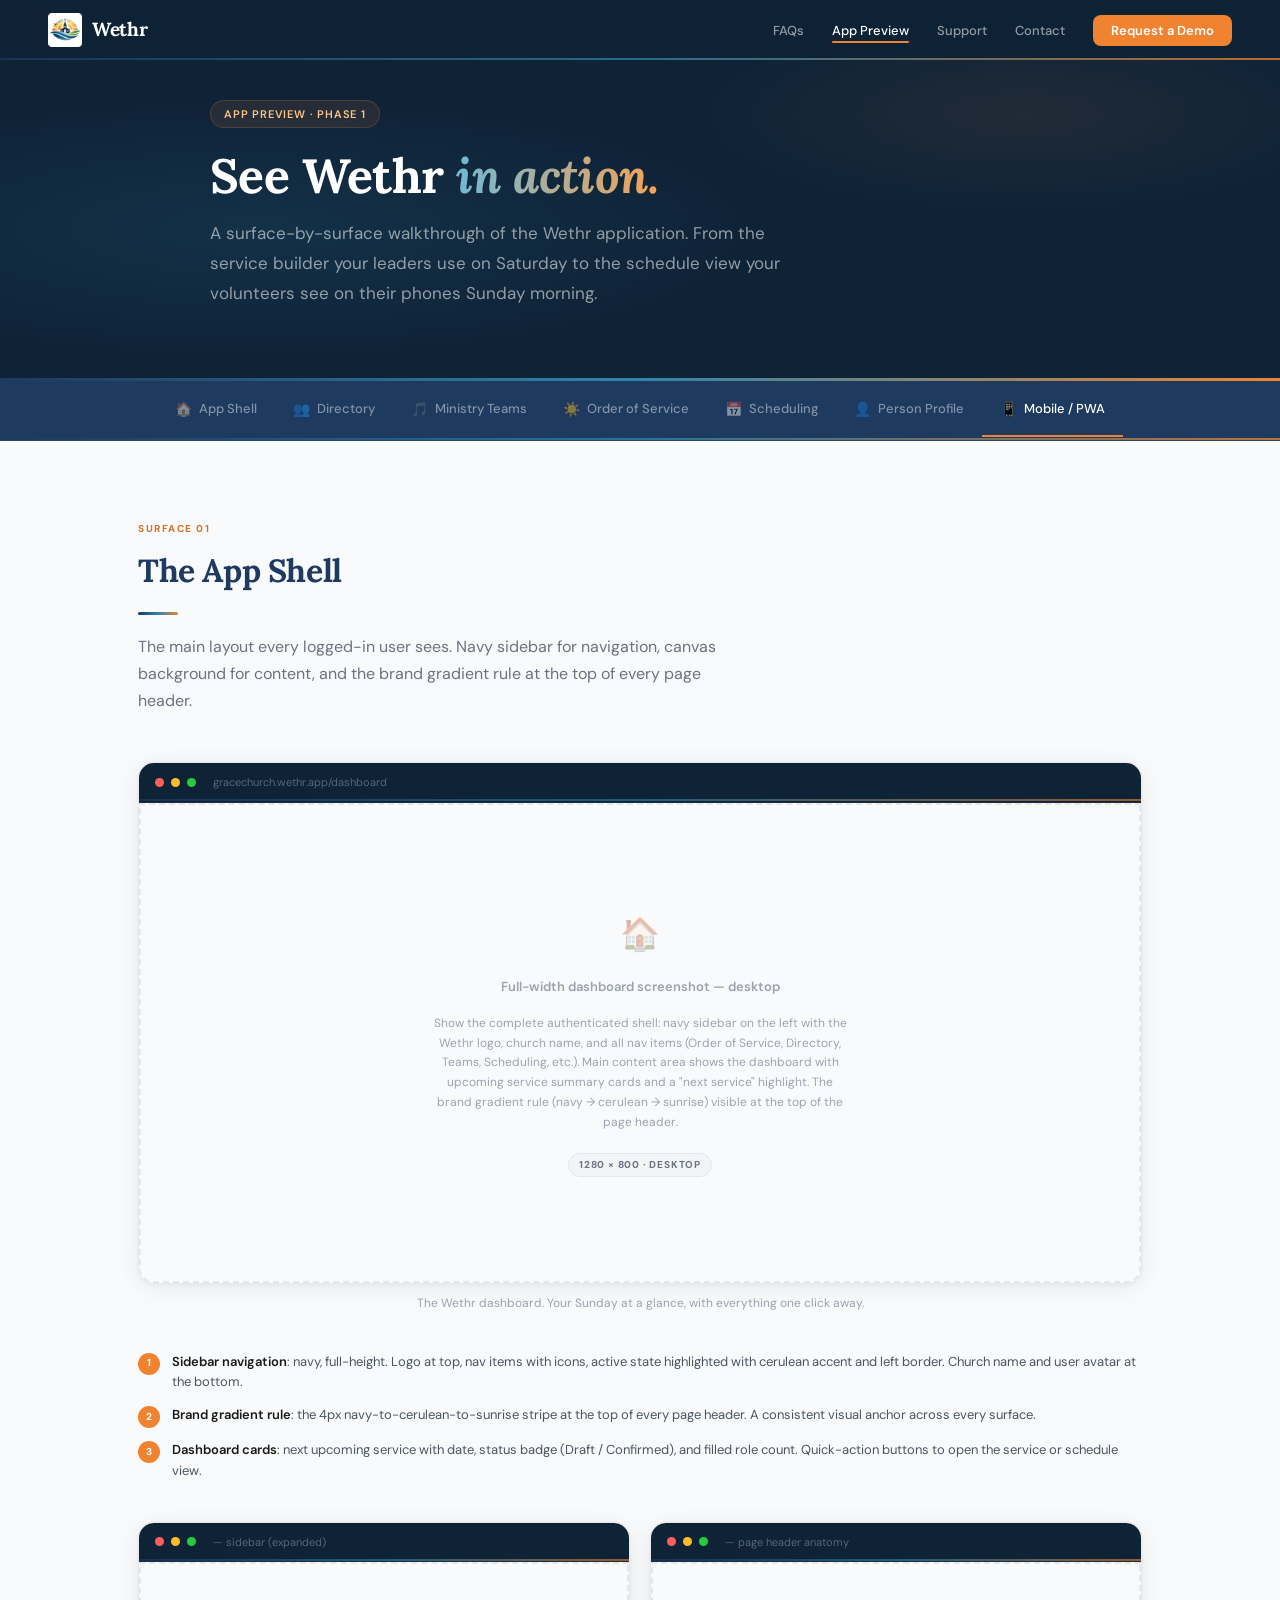
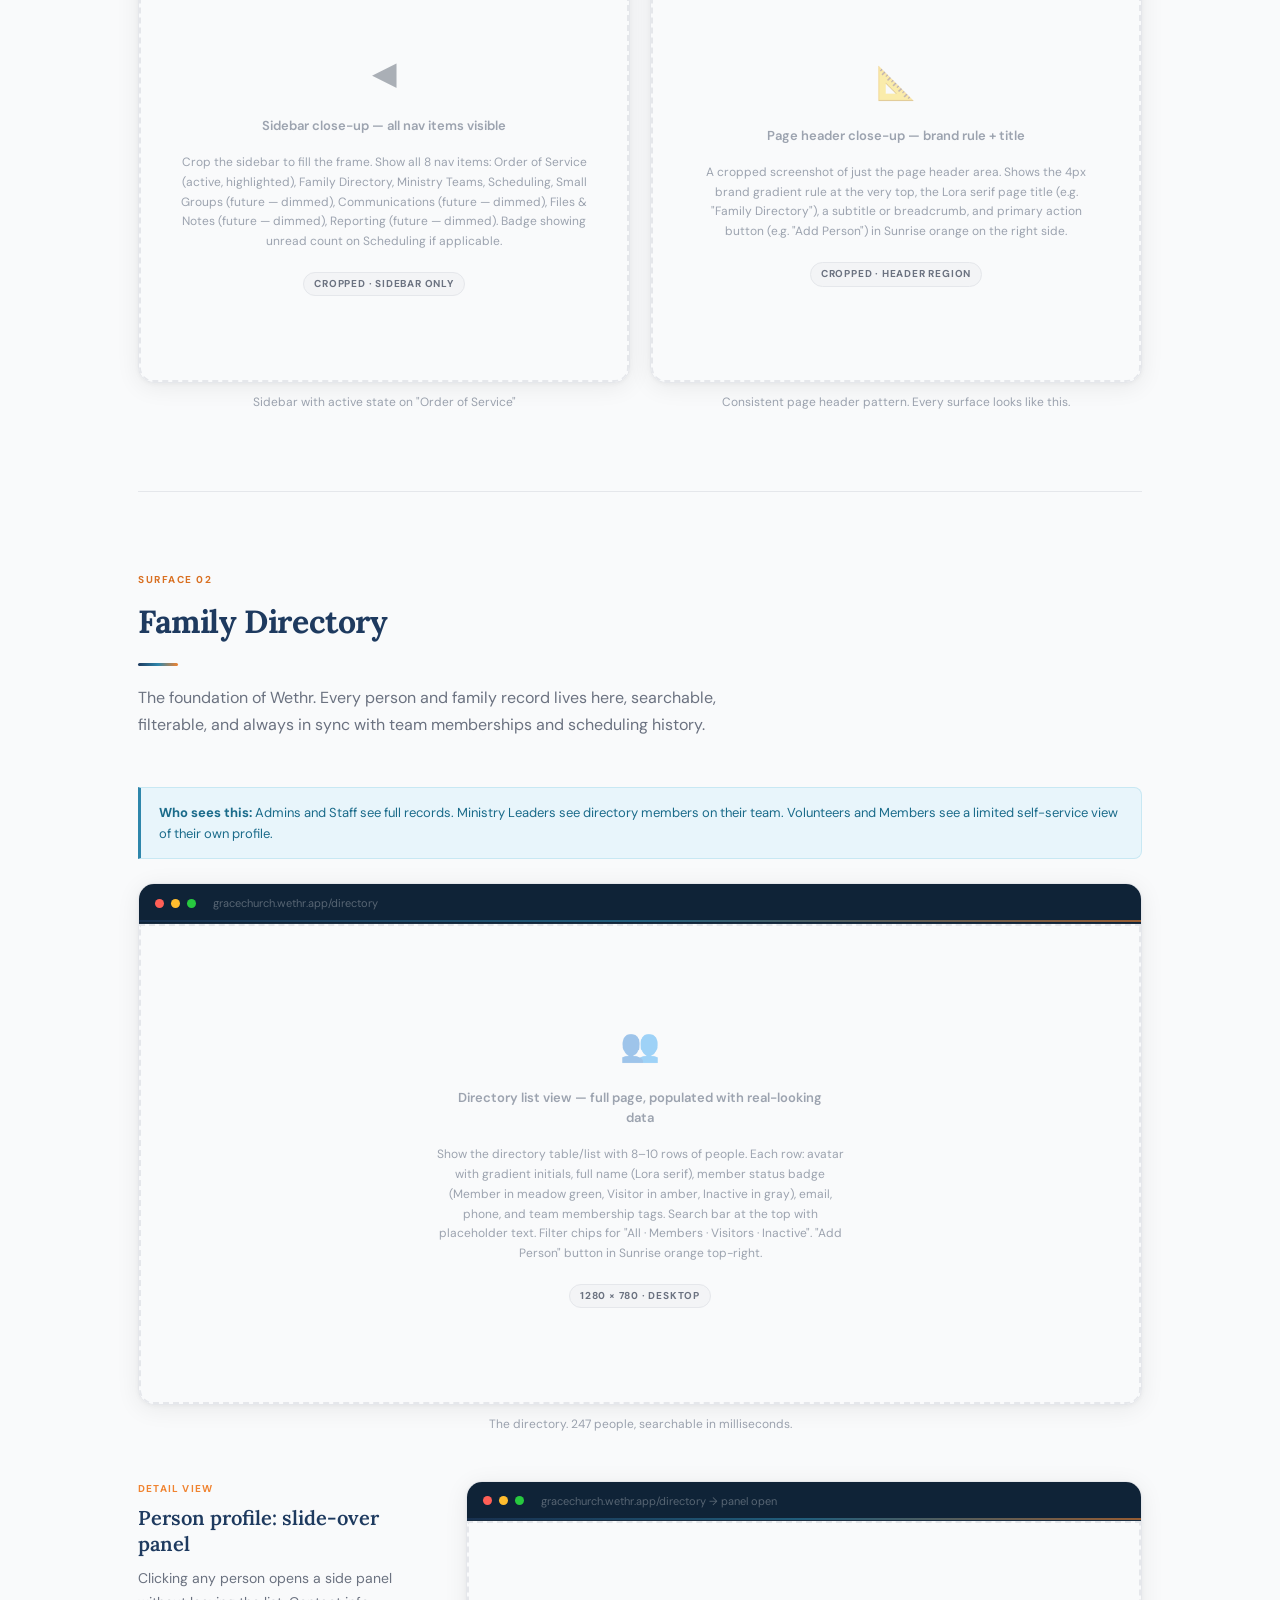
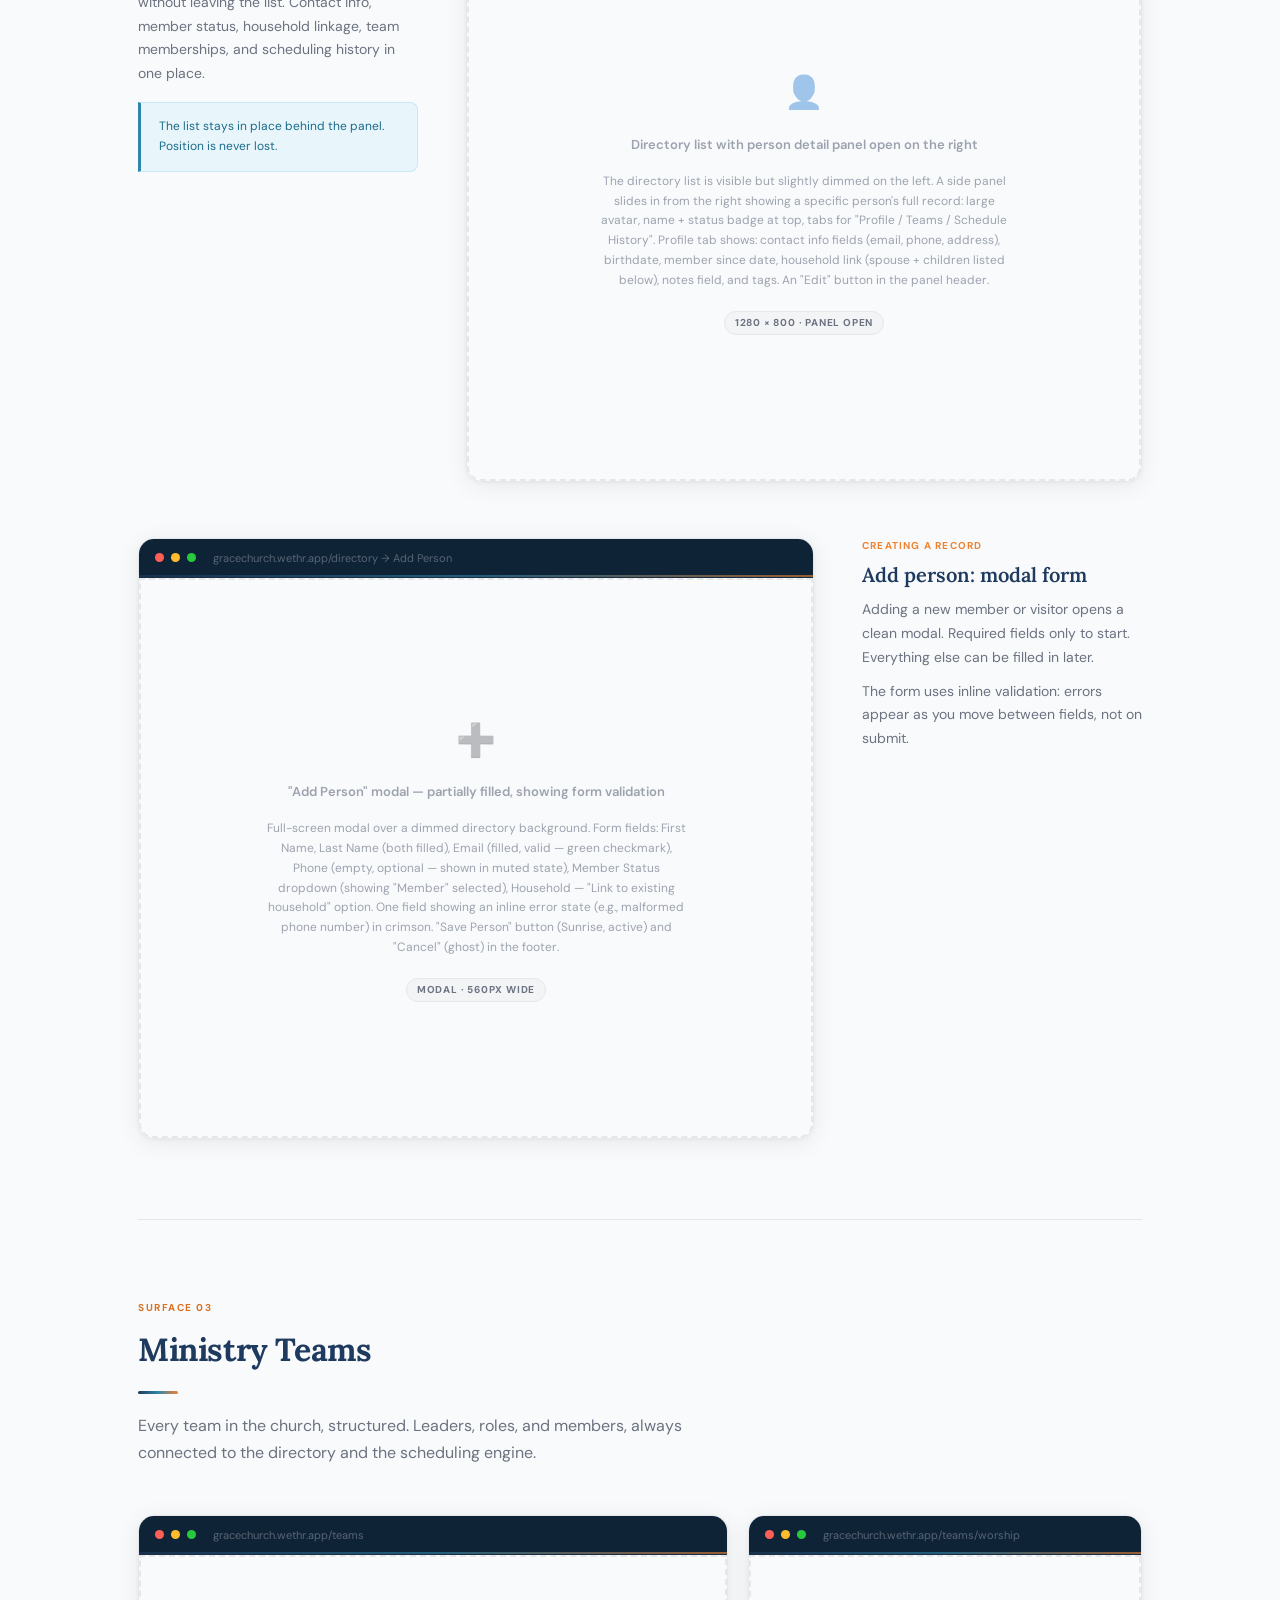
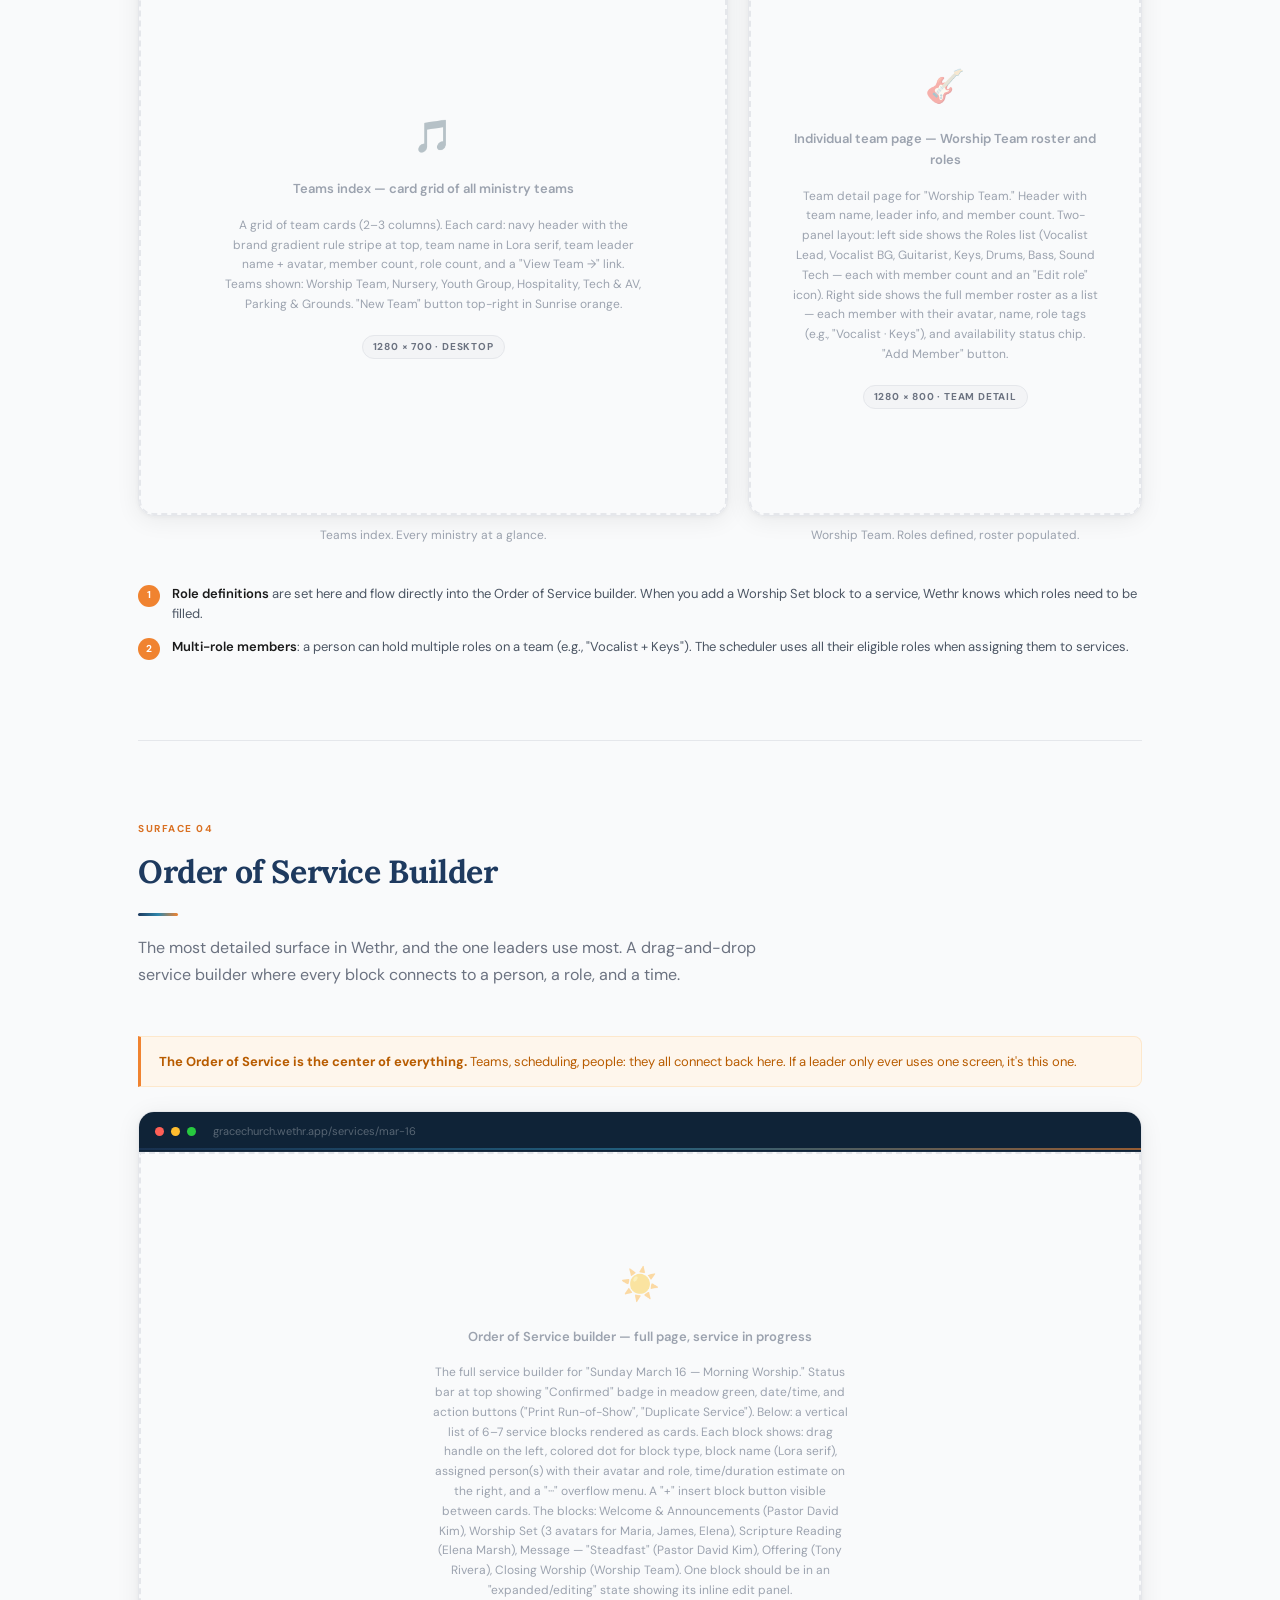
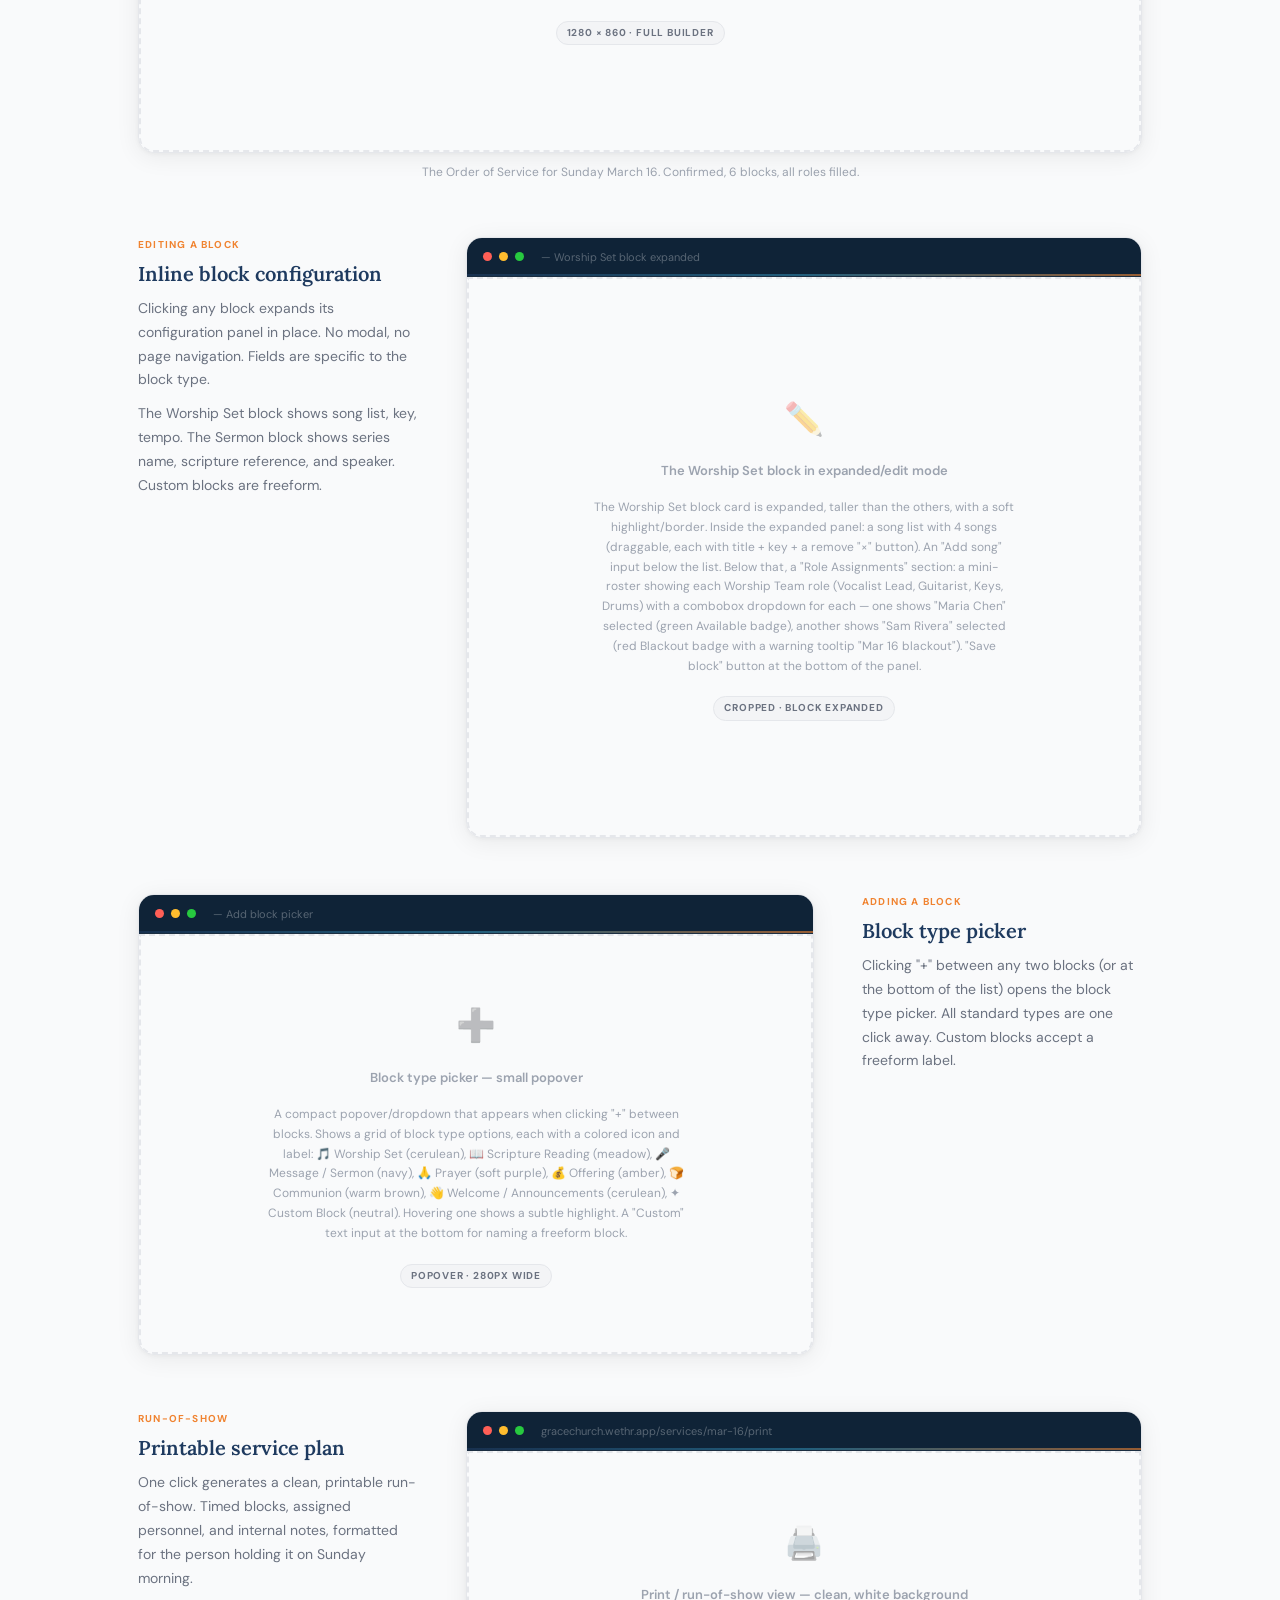
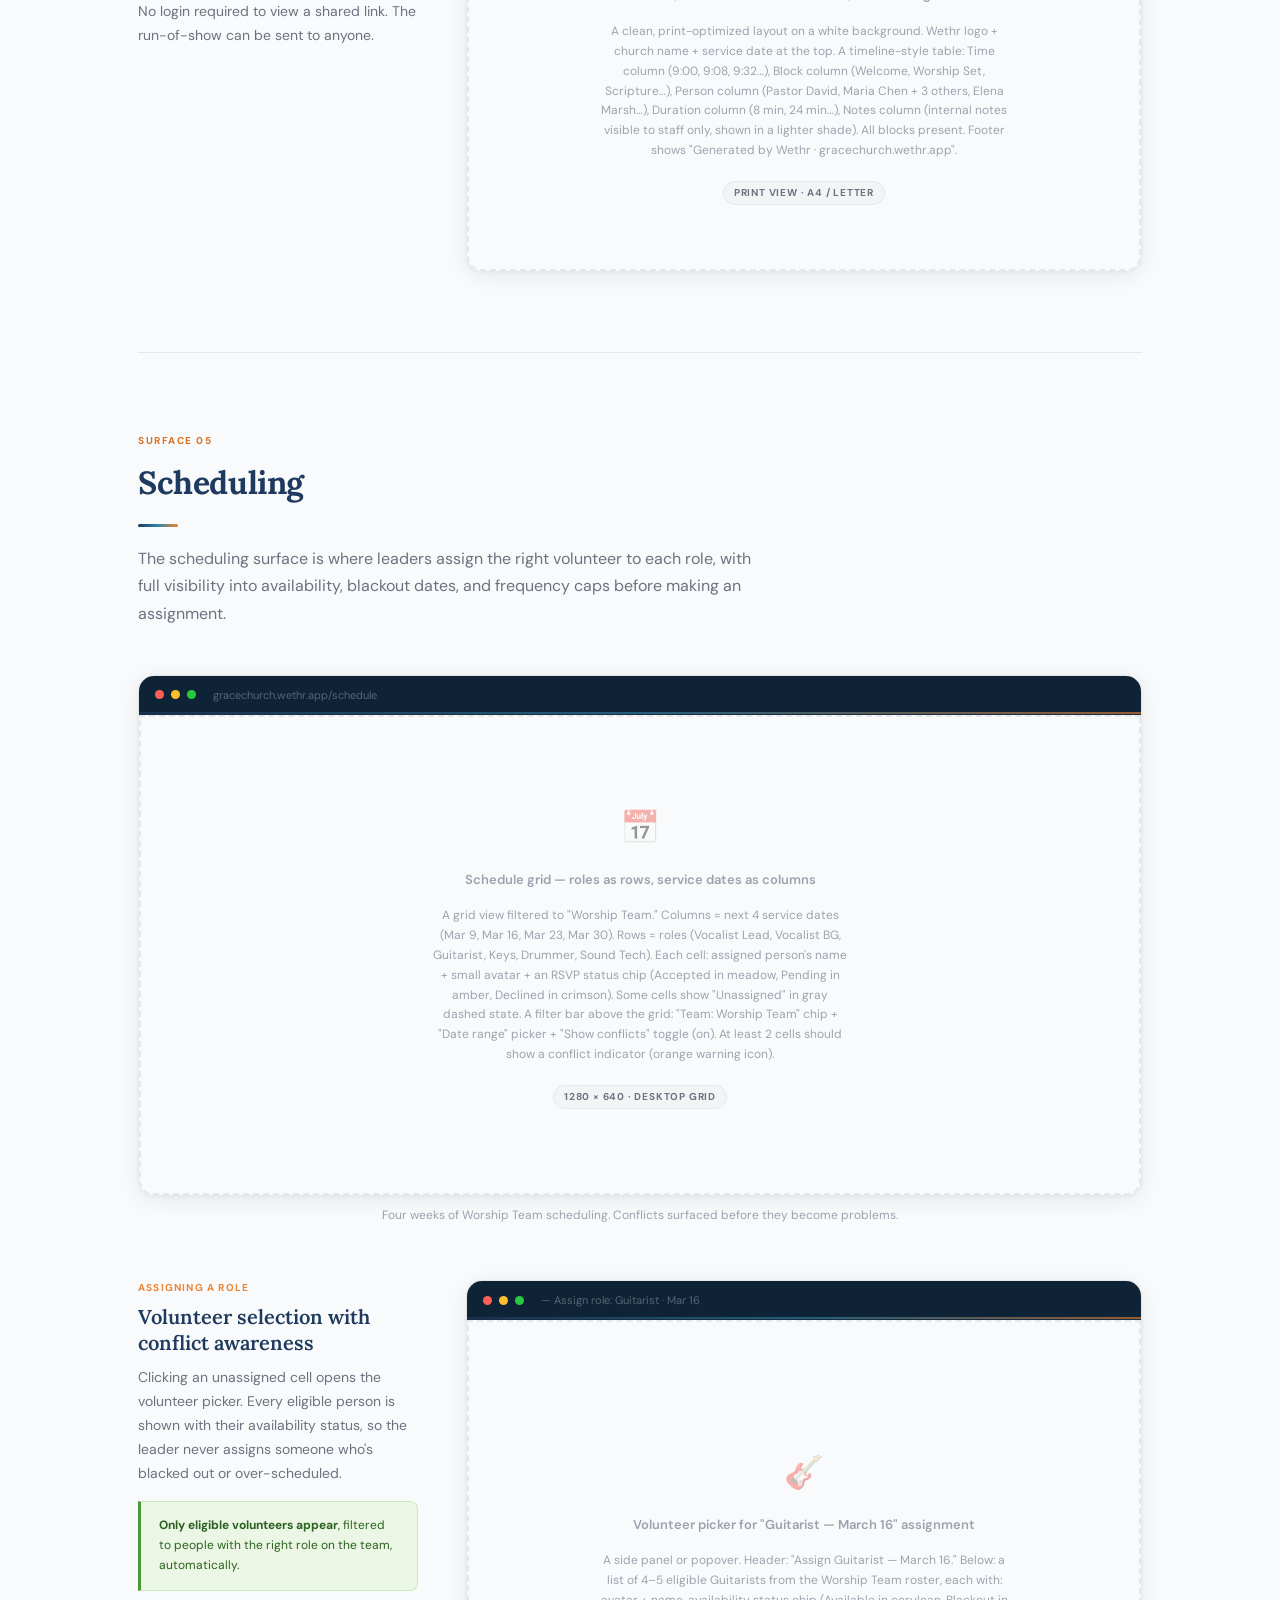
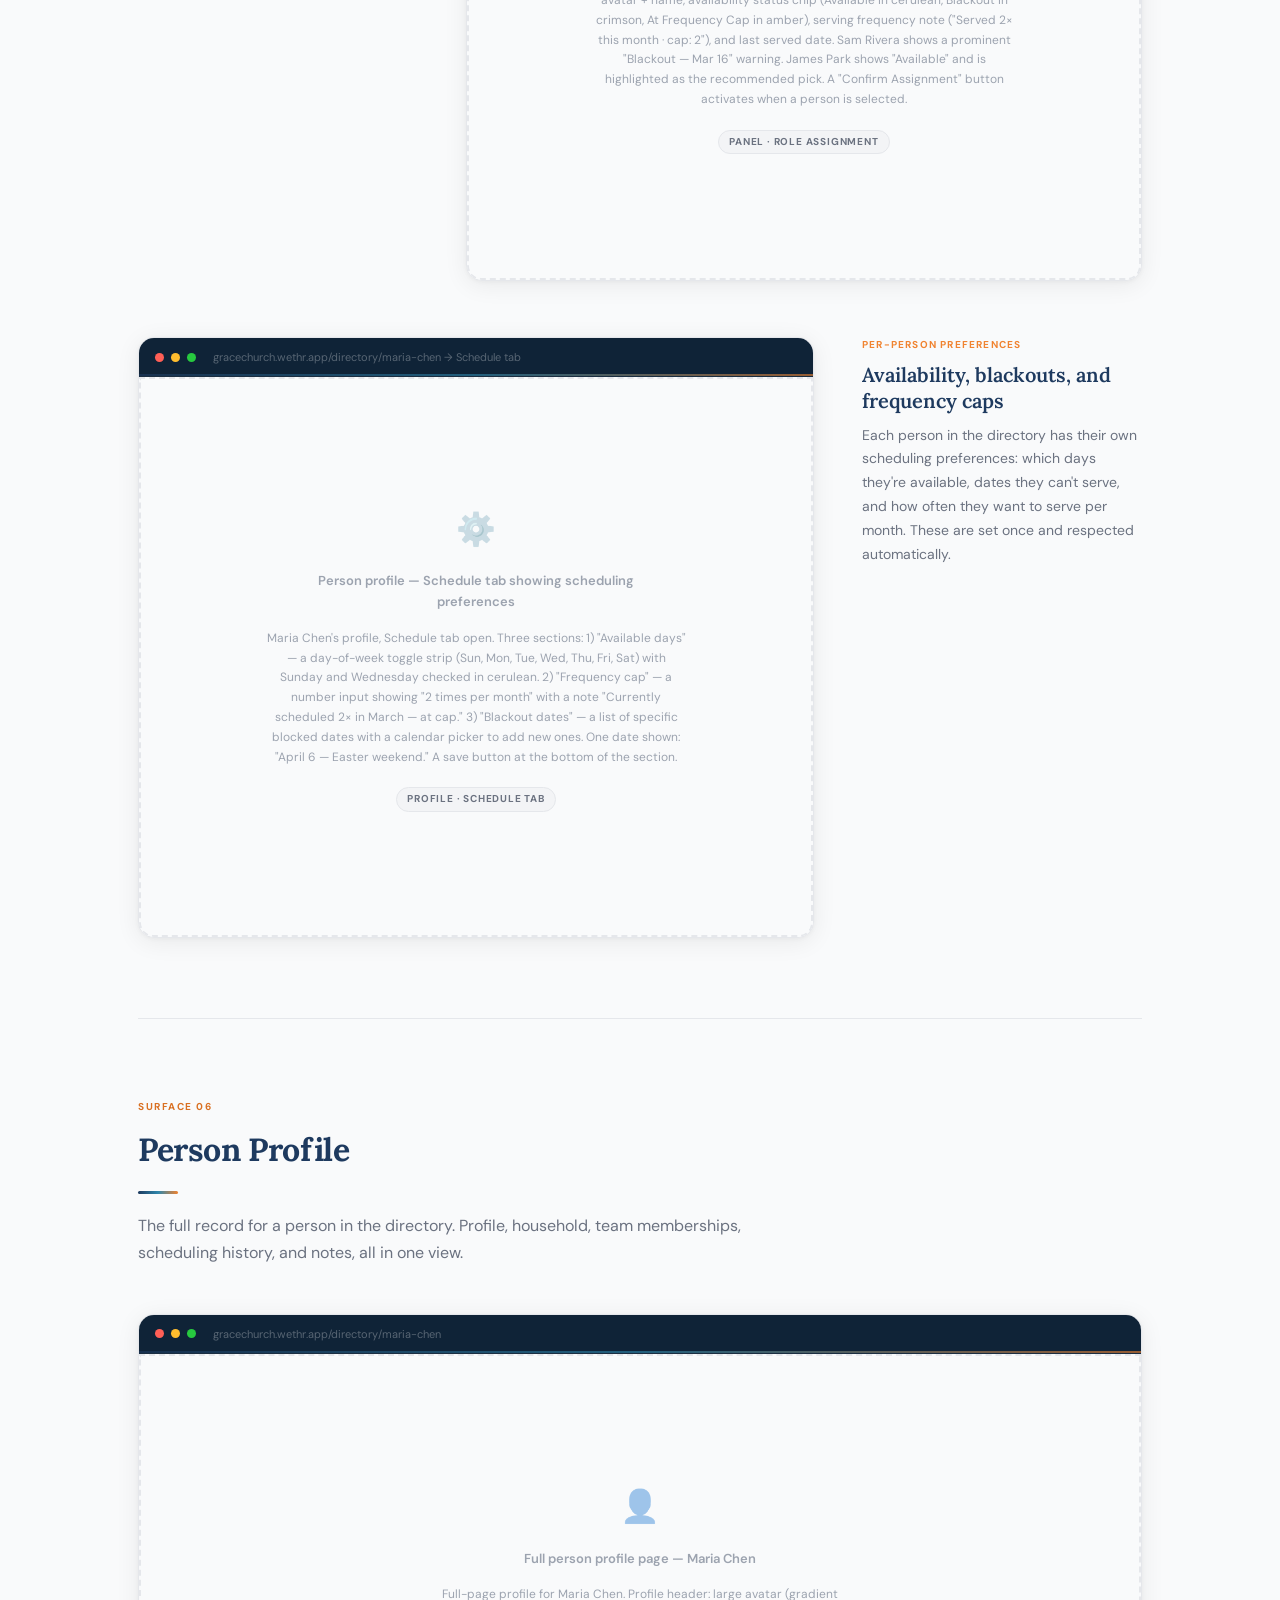
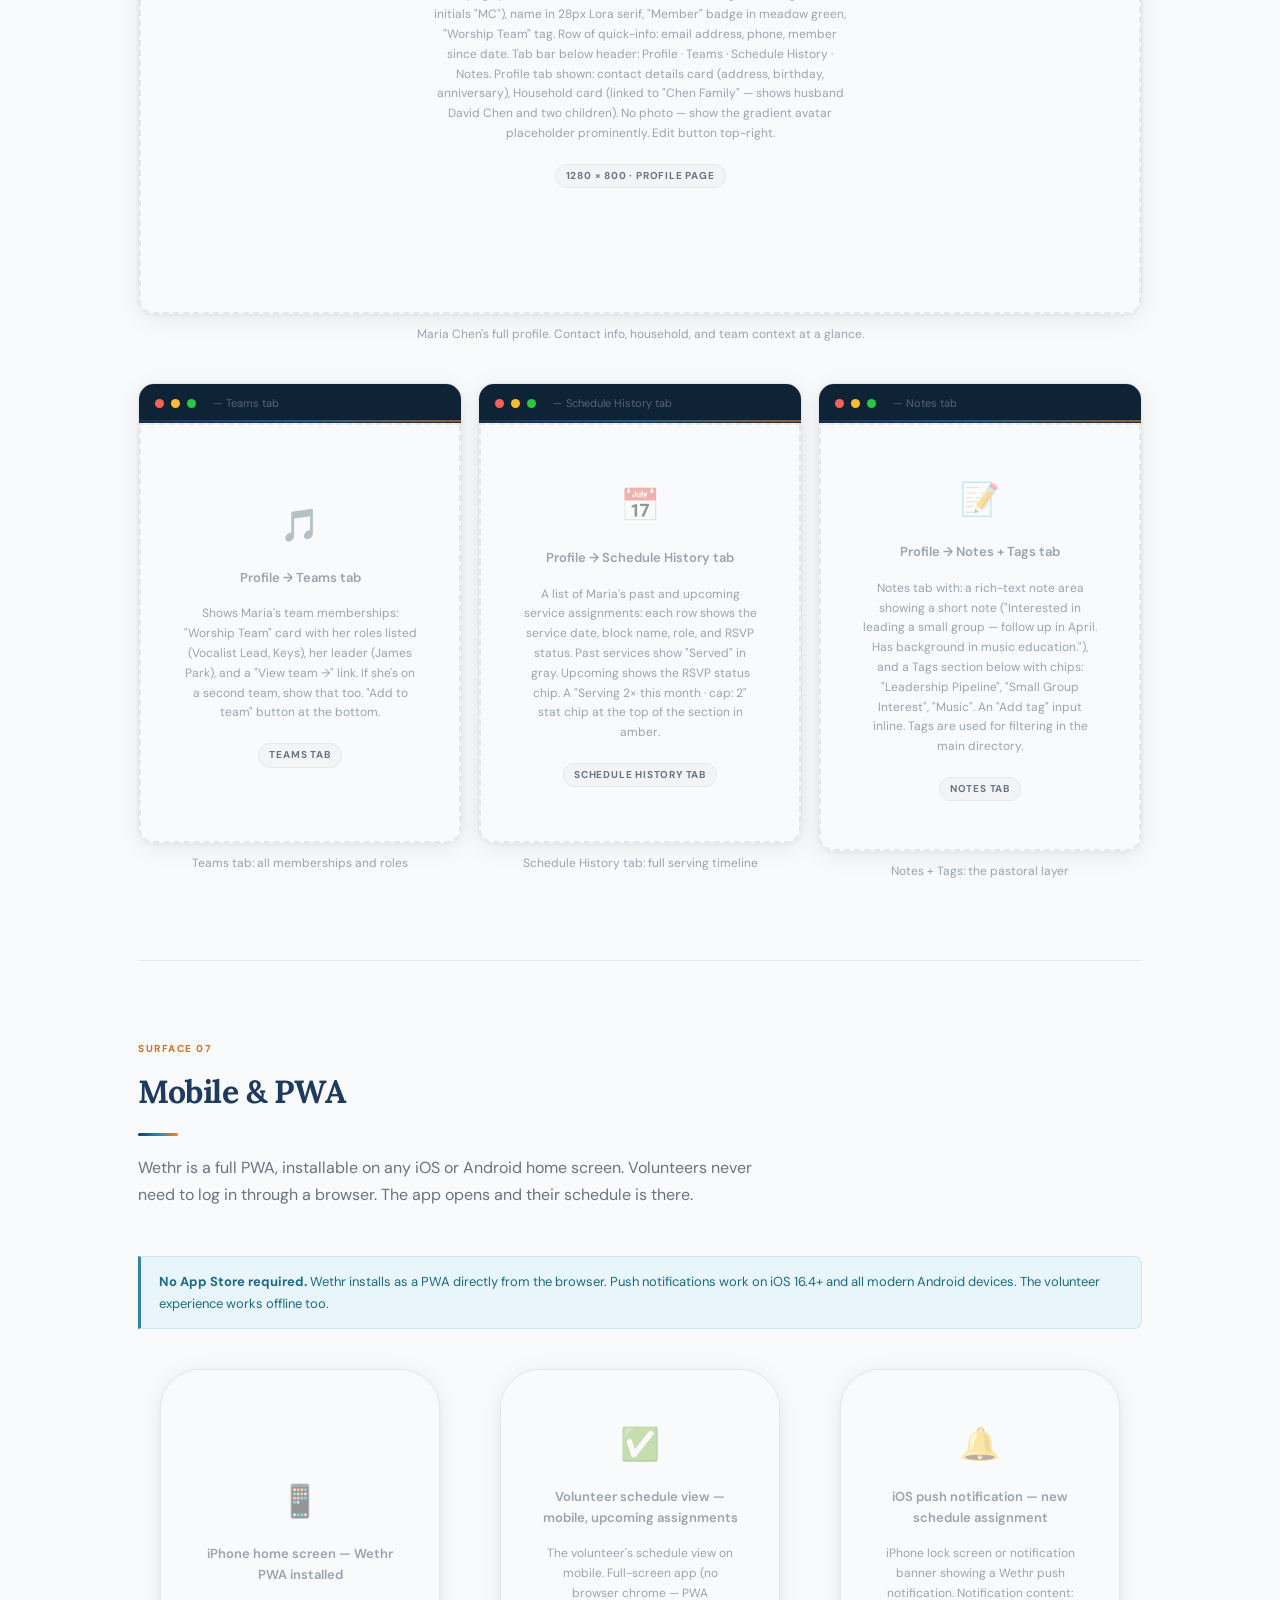
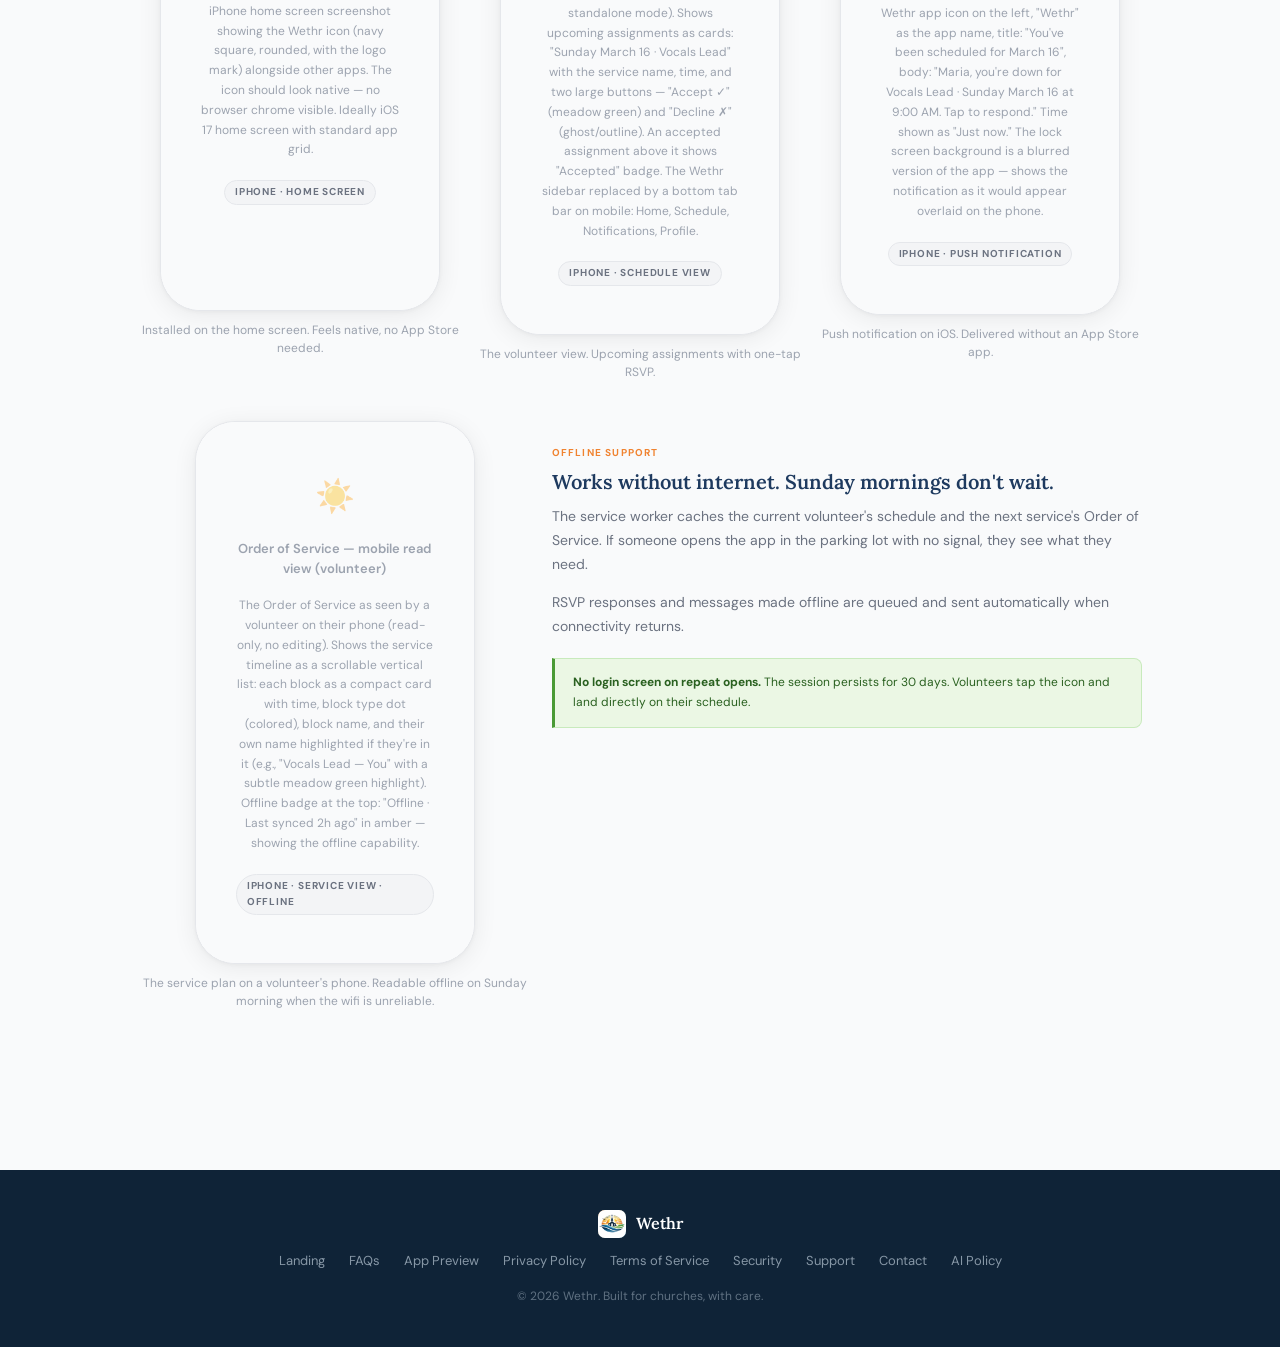
<file: preview.html>
<!DOCTYPE html>
<html lang="en">
<head>
  <meta charset="UTF-8" />
  <meta name="viewport" content="width=device-width, initial-scale=1.0" />
  <title>Wethr · App Preview</title>
  <link rel="preconnect" href="https://fonts.googleapis.com" />
  <link rel="preconnect" href="https://fonts.gstatic.com" crossorigin />
  <link href="https://fonts.googleapis.com/css2?family=Lora:ital,wght@0,400;0,600;0,700;1,400;1,600&family=DM+Sans:wght@300;400;500;600;700&family=JetBrains+Mono:wght@400;500&display=swap" rel="stylesheet" />
  <link rel="stylesheet" href="shared.css" />
  <style>
    /* ── HERO ── */
    .page-hero {
      background: var(--navy-950); padding: 100px 48px 72px;
      position: relative; overflow: hidden;
    }
    .page-hero::before { content: ''; position: absolute; inset: 0; background: radial-gradient(ellipse 70% 60% at 20% 60%, rgba(46,134,171,0.14) 0%, transparent 55%), radial-gradient(ellipse 50% 50% at 80% 30%, rgba(240,131,48,0.08) 0%, transparent 50%); }
    .page-hero::after { content: ''; position: absolute; bottom: 0; left: 0; right: 0; height: 3px; background: var(--brand-rule); }
    .hero-inner { max-width: 860px; margin: 0 auto; position: relative; z-index: 2; }

    .hero-eyebrow { display: inline-flex; align-items: center; gap: 8px; background: rgba(240,131,48,0.1); border: 1px solid rgba(240,131,48,0.2); border-radius: 9999px; padding: 4px 13px; margin-bottom: 20px; }
    .hero-eyebrow span { font-size: 11px; font-weight: 600; color: var(--sunrise-300); letter-spacing: 0.8px; text-transform: uppercase; }

    .page-hero h1 { font-family: 'Lora', serif; font-size: clamp(32px, 4vw, 48px); font-weight: 700; color: white; letter-spacing: -0.6px; line-height: 1.15; margin-bottom: 16px; }
    .page-hero h1 em { font-style: italic; background: linear-gradient(90deg, var(--cerulean-300), var(--sunrise-400)); -webkit-background-clip: text; -webkit-text-fill-color: transparent; background-clip: text; }
    .page-hero p { font-size: 17px; color: rgba(255,255,255,0.55); line-height: 1.75; max-width: 580px; }

    /* Surface nav pills */
    .surface-nav { background: var(--navy-900); border-bottom: 1px solid rgba(255,255,255,0.06); padding: 0 48px; position: sticky; top: 60px; z-index: 90; }
    .surface-nav-inner { max-width: 1100px; margin: 0 auto; display: flex; gap: 0; overflow-x: auto; scrollbar-width: none; }
    .surface-nav-inner::-webkit-scrollbar { display: none; }
    .surface-nav-item { font-size: 13px; font-weight: 500; color: rgba(255,255,255,0.45); padding: 14px 18px; border-bottom: 2px solid transparent; text-decoration: none; white-space: nowrap; transition: all 0.2s; cursor: pointer; display: flex; align-items: center; gap: 7px; }
    .surface-nav-item:hover { color: rgba(255,255,255,0.8); }
    .surface-nav-item.active { color: white; border-bottom-color: var(--sunrise-500); }
    .surface-nav-item .nav-icon { font-size: 14px; }

    /* ── MAIN LAYOUT ── */
    main { max-width: 1100px; margin: 0 auto; padding: 0 48px 120px; }

    /* ── SURFACE SECTION ── */
    .surface-section { padding: 80px 0 0; }

    .surface-header { margin-bottom: 48px; }
    .surface-number { font-size: 10px; font-weight: 700; text-transform: uppercase; letter-spacing: 1.5px; color: var(--sunrise-600); margin-bottom: 8px; }
    .surface-title { font-family: 'Lora', serif; font-size: 32px; font-weight: 700; color: var(--navy-900); letter-spacing: -0.4px; margin-bottom: 10px; }
    .surface-desc { font-size: 16px; color: var(--neutral-500); line-height: 1.7; max-width: 620px; }

    /* Brand rule under surface titles */
    .brand-rule { width: 40px; height: 3px; background: var(--brand-rule); border-radius: 2px; margin: 14px 0 18px; }

    /* ── SCREENSHOT SLOT ── */
    /*
     * Replace .screenshot-placeholder > img with a real <img> tag when you have screenshots.
     * The slot maintains aspect ratio and the label describes exactly what to show.
     */
    .screenshot-wrap { position: relative; }

    .screenshot-slot {
      background: white;
      border: 1px solid var(--neutral-200);
      border-radius: 16px;
      overflow: hidden;
      box-shadow: 0 4px 24px rgba(0,0,0,0.07), 0 1px 4px rgba(0,0,0,0.04);
      position: relative;
    }

    /* Window chrome bar at top of each screenshot */
    .screenshot-chrome {
      background: var(--navy-950);
      padding: 10px 16px;
      display: flex;
      align-items: center;
      gap: 7px;
      border-bottom: 1px solid rgba(255,255,255,0.05);
    }
    .chrome-dot { width: 9px; height: 9px; border-radius: 50%; }
    .chrome-url { margin-left: 10px; font-size: 11px; color: rgba(255,255,255,0.3); font-family: 'DM Sans', sans-serif; }
    .chrome-rule { position: absolute; top: 36px; left: 0; right: 0; height: 2px; background: var(--brand-rule); opacity: 0.6; }

    /* The placeholder area itself */
    .screenshot-placeholder {
      background: var(--neutral-50);
      min-height: 420px;
      display: flex;
      flex-direction: column;
      align-items: center;
      justify-content: center;
      gap: 16px;
      padding: 48px 40px;
      position: relative;
      border: 2px dashed var(--neutral-200);
      border-radius: 0 0 14px 14px;
    }

    /* Sizing variants */
    .screenshot-placeholder.tall { min-height: 560px; }
    .screenshot-placeholder.short { min-height: 300px; }
    .screenshot-placeholder.wide { min-height: 480px; }

    .placeholder-icon { font-size: 32px; opacity: 0.4; }

    .placeholder-label {
      font-family: 'DM Sans', sans-serif;
      font-size: 13px;
      font-weight: 600;
      color: var(--neutral-400);
      text-align: center;
      max-width: 380px;
      line-height: 1.6;
    }

    .placeholder-desc {
      font-size: 12px;
      color: var(--neutral-400);
      text-align: center;
      max-width: 420px;
      line-height: 1.65;
    }

    .placeholder-tag {
      background: var(--neutral-100);
      border: 1px solid var(--neutral-200);
      border-radius: 9999px;
      padding: 3px 10px;
      font-size: 10px;
      font-weight: 700;
      color: var(--neutral-500);
      text-transform: uppercase;
      letter-spacing: 0.8px;
      margin-top: 4px;
    }

    /* ── SCREENSHOT GRID LAYOUTS ── */
    .screenshot-single { margin-bottom: 40px; }

    .screenshot-pair {
      display: grid;
      grid-template-columns: 1fr 1fr;
      gap: 20px;
      margin-bottom: 40px;
    }

    .screenshot-trio {
      display: grid;
      grid-template-columns: 1fr 1fr 1fr;
      gap: 16px;
      margin-bottom: 40px;
    }

    .screenshot-featured {
      display: grid;
      grid-template-columns: 3fr 2fr;
      gap: 20px;
      margin-bottom: 40px;
      align-items: start;
    }

    .screenshot-featured.reverse { grid-template-columns: 2fr 3fr; }

    /* ── CALLOUT ANNOTATION ── */
    /* Numbered annotations beneath a screenshot explaining what to show */
    .annotations { display: flex; flex-direction: column; gap: 12px; margin-top: 20px; }
    .annotation { display: flex; align-items: flex-start; gap: 12px; }
    .annotation-num {
      width: 22px; height: 22px; border-radius: 50%;
      background: var(--sunrise-500); color: white;
      font-size: 10px; font-weight: 700;
      display: flex; align-items: center; justify-content: center;
      flex-shrink: 0; margin-top: 1px;
    }
    .annotation-text { font-size: 13px; color: var(--neutral-600, #4B5563); line-height: 1.6; }
    .annotation-text strong { color: var(--neutral-900); font-weight: 600; }

    /* ── CAPTION ── */
    .screenshot-caption { font-size: 12px; color: var(--neutral-400); margin-top: 10px; text-align: center; line-height: 1.5; }

    /* ── SURFACE DIVIDER ── */
    .surface-divider { height: 1px; background: var(--neutral-200); margin: 80px 0 0; }

    /* ── WALKTHROUGH STEP ── */
    /* Numbered steps within a surface section */
    .step-group { display: flex; flex-direction: column; gap: 56px; }

    .step { display: grid; grid-template-columns: 280px 1fr; gap: 48px; align-items: start; }
    .step.reverse { grid-template-columns: 1fr 280px; }
    .step.reverse .step-meta { order: 2; }
    .step.reverse .step-screenshot { order: 1; }

    .step-meta {}
    .step-num { font-size: 10px; font-weight: 700; text-transform: uppercase; letter-spacing: 1.2px; color: var(--sunrise-500); margin-bottom: 8px; }
    .step-title { font-family: 'Lora', serif; font-size: 20px; font-weight: 600; color: var(--navy-900); margin-bottom: 10px; line-height: 1.3; }
    .step-body { font-size: 14px; color: var(--neutral-500); line-height: 1.7; }
    .step-body ul { margin-top: 10px; list-style: none; display: flex; flex-direction: column; gap: 6px; padding-left: 0; }
    .step-body li { display: flex; align-items: flex-start; gap: 8px; font-size: 13px; }
    .step-body li::before { content: ''; width: 5px; height: 5px; border-radius: 50%; background: var(--sunrise-400); flex-shrink: 0; margin-top: 7px; }

    .step-screenshot { width: 100%; }

    /* ── CONTEXT CALLOUT BOX ── */
    .callout {
      background: var(--cerulean-50);
      border: 1px solid var(--cerulean-100);
      border-left: 3px solid var(--cerulean-500);
      border-radius: 0 8px 8px 0;
      padding: 14px 18px;
      margin: 24px 0;
      font-size: 13px;
      color: var(--cerulean-700);
      line-height: 1.65;
    }

    .callout.sunrise {
      background: var(--sunrise-50);
      border-color: var(--sunrise-100);
      border-left-color: var(--sunrise-500);
      color: var(--sunrise-700);
    }

    .callout.meadow {
      background: var(--meadow-50);
      border-color: var(--meadow-100);
      border-left-color: var(--meadow-500);
      color: var(--meadow-700);
    }

    /* ── RESPONSIVE ── */
    @media (max-width: 900px) {
      .surface-nav { padding: 0 20px; }
      .page-hero { padding: 90px 20px 60px; }
      main { padding: 0 20px 80px; }
      .screenshot-pair, .screenshot-trio, .screenshot-featured, .screenshot-featured.reverse { grid-template-columns: 1fr; }
      .step, .step.reverse { grid-template-columns: 1fr; }
      .step.reverse .step-meta { order: 0; }
      .step.reverse .step-screenshot { order: 0; }
    }

    /* ── FADE ANIMATION ── */
    .fade-up { opacity: 0; transform: translateY(18px); transition: opacity 0.5s ease, transform 0.5s ease; }
    .fade-up.visible { opacity: 1; transform: translateY(0); }

    /* ── SECTION LABEL CHIP ── */
    .scope-chip {
      display: inline-flex; align-items: center; gap: 6px;
      padding: 4px 10px; border-radius: 9999px;
      font-size: 10px; font-weight: 700; text-transform: uppercase; letter-spacing: 0.8px;
      margin-bottom: 20px;
    }
    .scope-chip.admin { background: var(--navy-50, #EBF2F9); color: var(--navy-900); border: 1px solid var(--navy-100); }
    .scope-chip.leader { background: var(--cerulean-50); color: var(--cerulean-700); border: 1px solid var(--cerulean-100); }
    .scope-chip.volunteer { background: var(--meadow-50); color: var(--meadow-700); border: 1px solid var(--meadow-100); }
    .scope-chip.public { background: var(--sunrise-50); color: var(--sunrise-700); border: 1px solid var(--sunrise-100); }
  </style>
</head>
<body>

<!-- NAV -->
<nav>
  <a href="index.html" class="nav-brand">
    <img src="./wethr_logo-192.png" alt="Wethr" class="nav-logo">
    <span class="nav-wordmark">Wethr</span>
  </a>
  <ul class="nav-links">
    <li><a href="faq.html">FAQs</a></li>
    <li><a href="preview.html" aria-current="page">App Preview</a></li>
    <li><a href="support.html">Support</a></li>
    <li><a href="contact.html">Contact</a></li>
    <li><a href="mailto:hello@wethr.co" class="nav-cta">Request a Demo</a></li>
  </ul>
</nav>

<!-- HERO -->
<div class="page-hero">
  <div class="hero-inner">
    <div class="hero-eyebrow"><span>App Preview · Phase 1</span></div>
    <h1>See Wethr <em>in action.</em></h1>
    <p>A surface-by-surface walkthrough of the Wethr application. From the service builder your leaders use on Saturday to the schedule view your volunteers see on their phones Sunday morning.</p>
  </div>
</div>

<!-- STICKY SURFACE NAV -->
<nav class="surface-nav">
  <div class="surface-nav-inner">
    <a href="#shell" class="surface-nav-item"><span class="nav-icon">🏠</span> App Shell</a>
    <a href="#directory" class="surface-nav-item"><span class="nav-icon">👥</span> Directory</a>
    <a href="#teams" class="surface-nav-item"><span class="nav-icon">🎵</span> Ministry Teams</a>
    <a href="#services" class="surface-nav-item"><span class="nav-icon">☀️</span> Order of Service</a>
    <a href="#scheduling" class="surface-nav-item"><span class="nav-icon">📅</span> Scheduling</a>
    <a href="#person" class="surface-nav-item"><span class="nav-icon">👤</span> Person Profile</a>
    <a href="#mobile" class="surface-nav-item"><span class="nav-icon">📱</span> Mobile / PWA</a>
  </div>
</nav>

<main>

  <!-- ══════════════════════════════════════════════════════════════
       SECTION 1: APP SHELL
  ══════════════════════════════════════════════════════════════ -->
  <div class="surface-section" id="shell">
    <div class="surface-header fade-up">
      <div class="surface-number">Surface 01</div>
      <h2 class="surface-title">The App Shell</h2>
      <div class="brand-rule"></div>
      <p class="surface-desc">The main layout every logged-in user sees. Navy sidebar for navigation, canvas background for content, and the brand gradient rule at the top of every page header.</p>
    </div>

    <!-- SLOT 1-A: Full app shell overview -->
    <div class="screenshot-single fade-up">
      <div class="screenshot-slot">
        <div class="screenshot-chrome">
          <div class="chrome-dot" style="background:#FF5F56"></div>
          <div class="chrome-dot" style="background:#FFBD2E"></div>
          <div class="chrome-dot" style="background:#27C93F"></div>
          <div class="chrome-url">gracechurch.wethr.app/dashboard</div>
          <div class="chrome-rule"></div>
        </div>
        <div class="screenshot-placeholder wide">
          <div class="placeholder-icon">🏠</div>
          <div class="placeholder-label">Full-width dashboard screenshot — desktop</div>
          <div class="placeholder-desc">Show the complete authenticated shell: navy sidebar on the left with the Wethr logo, church name, and all nav items (Order of Service, Directory, Teams, Scheduling, etc.). Main content area shows the dashboard with upcoming service summary cards and a "next service" highlight. The brand gradient rule (navy → cerulean → sunrise) visible at the top of the page header.</div>
          <div class="placeholder-tag">1280 × 800 · Desktop</div>
        </div>
      </div>
      <p class="screenshot-caption">The Wethr dashboard. Your Sunday at a glance, with everything one click away.</p>
    </div>

    <div class="annotations fade-up">
      <div class="annotation"><div class="annotation-num">1</div><div class="annotation-text"><strong>Sidebar navigation</strong>: navy, full-height. Logo at top, nav items with icons, active state highlighted with cerulean accent and left border. Church name and user avatar at the bottom.</div></div>
      <div class="annotation"><div class="annotation-num">2</div><div class="annotation-text"><strong>Brand gradient rule</strong>: the 4px navy-to-cerulean-to-sunrise stripe at the top of every page header. A consistent visual anchor across every surface.</div></div>
      <div class="annotation"><div class="annotation-num">3</div><div class="annotation-text"><strong>Dashboard cards</strong>: next upcoming service with date, status badge (Draft / Confirmed), and filled role count. Quick-action buttons to open the service or schedule view.</div></div>
    </div>

    <!-- SLOT 1-B: Sidebar close-up pair -->
    <div class="screenshot-pair" style="margin-top:40px">
      <div class="screenshot-wrap fade-up">
        <div class="screenshot-slot">
          <div class="screenshot-chrome">
            <div class="chrome-dot" style="background:#FF5F56"></div><div class="chrome-dot" style="background:#FFBD2E"></div><div class="chrome-dot" style="background:#27C93F"></div>
            <div class="chrome-url">— sidebar (expanded)</div>
            <div class="chrome-rule"></div>
          </div>
          <div class="screenshot-placeholder">
            <div class="placeholder-icon">◀</div>
            <div class="placeholder-label">Sidebar close-up — all nav items visible</div>
            <div class="placeholder-desc">Crop the sidebar to fill the frame. Show all 8 nav items: Order of Service (active, highlighted), Family Directory, Ministry Teams, Scheduling, Small Groups (future — dimmed), Communications (future — dimmed), Files & Notes (future — dimmed), Reporting (future — dimmed). Badge showing unread count on Scheduling if applicable.</div>
            <div class="placeholder-tag">Cropped · Sidebar only</div>
          </div>
        </div>
        <p class="screenshot-caption">Sidebar with active state on "Order of Service"</p>
      </div>
      <div class="screenshot-wrap fade-up">
        <div class="screenshot-slot">
          <div class="screenshot-chrome">
            <div class="chrome-dot" style="background:#FF5F56"></div><div class="chrome-dot" style="background:#FFBD2E"></div><div class="chrome-dot" style="background:#27C93F"></div>
            <div class="chrome-url">— page header anatomy</div>
            <div class="chrome-rule"></div>
          </div>
          <div class="screenshot-placeholder">
            <div class="placeholder-icon">📐</div>
            <div class="placeholder-label">Page header close-up — brand rule + title</div>
            <div class="placeholder-desc">A cropped screenshot of just the page header area. Shows the 4px brand gradient rule at the very top, the Lora serif page title (e.g. "Family Directory"), a subtitle or breadcrumb, and primary action button (e.g. "Add Person") in Sunrise orange on the right side.</div>
            <div class="placeholder-tag">Cropped · Header region</div>
          </div>
        </div>
        <p class="screenshot-caption">Consistent page header pattern. Every surface looks like this.</p>
      </div>
    </div>
  </div>

  <div class="surface-divider"></div>


  <!-- ══════════════════════════════════════════════════════════════
       SECTION 2: FAMILY DIRECTORY
  ══════════════════════════════════════════════════════════════ -->
  <div class="surface-section" id="directory">
    <div class="surface-header fade-up">
      <div class="surface-number">Surface 02</div>
      <h2 class="surface-title">Family Directory</h2>
      <div class="brand-rule"></div>
      <p class="surface-desc">The foundation of Wethr. Every person and family record lives here, searchable, filterable, and always in sync with team memberships and scheduling history.</p>
    </div>

    <div class="callout fade-up">
      <strong>Who sees this:</strong> Admins and Staff see full records. Ministry Leaders see directory members on their team. Volunteers and Members see a limited self-service view of their own profile.
    </div>

    <!-- SLOT 2-A: Directory list view -->
    <div class="screenshot-single fade-up">
      <div class="screenshot-slot">
        <div class="screenshot-chrome">
          <div class="chrome-dot" style="background:#FF5F56"></div><div class="chrome-dot" style="background:#FFBD2E"></div><div class="chrome-dot" style="background:#27C93F"></div>
          <div class="chrome-url">gracechurch.wethr.app/directory</div>
          <div class="chrome-rule"></div>
        </div>
        <div class="screenshot-placeholder wide">
          <div class="placeholder-icon">👥</div>
          <div class="placeholder-label">Directory list view — full page, populated with real-looking data</div>
          <div class="placeholder-desc">Show the directory table/list with 8–10 rows of people. Each row: avatar with gradient initials, full name (Lora serif), member status badge (Member in meadow green, Visitor in amber, Inactive in gray), email, phone, and team membership tags. Search bar at the top with placeholder text. Filter chips for "All · Members · Visitors · Inactive". "Add Person" button in Sunrise orange top-right.</div>
          <div class="placeholder-tag">1280 × 780 · Desktop</div>
        </div>
      </div>
      <p class="screenshot-caption">The directory. 247 people, searchable in milliseconds.</p>
    </div>

    <div class="step-group" style="margin-top:48px">

      <!-- Step: Person detail panel -->
      <div class="step fade-up">
        <div class="step-meta">
          <div class="step-num">Detail View</div>
          <h3 class="step-title">Person profile: slide-over panel</h3>
          <p class="step-body">Clicking any person opens a side panel without leaving the list. Contact info, member status, household linkage, team memberships, and scheduling history in one place.</p>
          <div class="callout" style="margin-top:16px;font-size:12px">The list stays in place behind the panel. Position is never lost.</div>
        </div>
        <div class="step-screenshot">
          <div class="screenshot-slot">
            <div class="screenshot-chrome">
              <div class="chrome-dot" style="background:#FF5F56"></div><div class="chrome-dot" style="background:#FFBD2E"></div><div class="chrome-dot" style="background:#27C93F"></div>
              <div class="chrome-url">gracechurch.wethr.app/directory → panel open</div>
              <div class="chrome-rule"></div>
            </div>
            <div class="screenshot-placeholder tall">
              <div class="placeholder-icon">👤</div>
              <div class="placeholder-label">Directory list with person detail panel open on the right</div>
              <div class="placeholder-desc">The directory list is visible but slightly dimmed on the left. A side panel slides in from the right showing a specific person's full record: large avatar, name + status badge at top, tabs for "Profile / Teams / Schedule History". Profile tab shows: contact info fields (email, phone, address), birthdate, member since date, household link (spouse + children listed below), notes field, and tags. An "Edit" button in the panel header.</div>
              <div class="placeholder-tag">1280 × 800 · Panel open</div>
            </div>
          </div>
        </div>
      </div>

      <!-- Step: Add person form -->
      <div class="step reverse fade-up">
        <div class="step-meta">
          <div class="step-num">Creating a Record</div>
          <h3 class="step-title">Add person: modal form</h3>
          <p class="step-body">Adding a new member or visitor opens a clean modal. Required fields only to start. Everything else can be filled in later.</p>
          <p class="step-body" style="margin-top:10px">The form uses inline validation: errors appear as you move between fields, not on submit.</p>
        </div>
        <div class="step-screenshot">
          <div class="screenshot-slot">
            <div class="screenshot-chrome">
              <div class="chrome-dot" style="background:#FF5F56"></div><div class="chrome-dot" style="background:#FFBD2E"></div><div class="chrome-dot" style="background:#27C93F"></div>
              <div class="chrome-url">gracechurch.wethr.app/directory → Add Person</div>
              <div class="chrome-rule"></div>
            </div>
            <div class="screenshot-placeholder tall">
              <div class="placeholder-icon">➕</div>
              <div class="placeholder-label">"Add Person" modal — partially filled, showing form validation</div>
              <div class="placeholder-desc">Full-screen modal over a dimmed directory background. Form fields: First Name, Last Name (both filled), Email (filled, valid — green checkmark), Phone (empty, optional — shown in muted state), Member Status dropdown (showing "Member" selected), Household — "Link to existing household" option. One field showing an inline error state (e.g., malformed phone number) in crimson. "Save Person" button (Sunrise, active) and "Cancel" (ghost) in the footer.</div>
              <div class="placeholder-tag">Modal · 560px wide</div>
            </div>
          </div>
        </div>
      </div>

    </div>
  </div>

  <div class="surface-divider"></div>


  <!-- ══════════════════════════════════════════════════════════════
       SECTION 3: MINISTRY TEAMS
  ══════════════════════════════════════════════════════════════ -->
  <div class="surface-section" id="teams">
    <div class="surface-header fade-up">
      <div class="surface-number">Surface 03</div>
      <h2 class="surface-title">Ministry Teams</h2>
      <div class="brand-rule"></div>
      <p class="surface-desc">Every team in the church, structured. Leaders, roles, and members, always connected to the directory and the scheduling engine.</p>
    </div>

    <!-- SLOT 3-A: Team list + team detail -->
    <div class="screenshot-featured fade-up">
      <div class="screenshot-wrap">
        <div class="screenshot-slot">
          <div class="screenshot-chrome">
            <div class="chrome-dot" style="background:#FF5F56"></div><div class="chrome-dot" style="background:#FFBD2E"></div><div class="chrome-dot" style="background:#27C93F"></div>
            <div class="chrome-url">gracechurch.wethr.app/teams</div>
            <div class="chrome-rule"></div>
          </div>
          <div class="screenshot-placeholder tall">
            <div class="placeholder-icon">🎵</div>
            <div class="placeholder-label">Teams index — card grid of all ministry teams</div>
            <div class="placeholder-desc">A grid of team cards (2–3 columns). Each card: navy header with the brand gradient rule stripe at top, team name in Lora serif, team leader name + avatar, member count, role count, and a "View Team →" link. Teams shown: Worship Team, Nursery, Youth Group, Hospitality, Tech & AV, Parking & Grounds. "New Team" button top-right in Sunrise orange.</div>
            <div class="placeholder-tag">1280 × 700 · Desktop</div>
          </div>
        </div>
        <p class="screenshot-caption">Teams index. Every ministry at a glance.</p>
      </div>
      <div class="screenshot-wrap">
        <div class="screenshot-slot">
          <div class="screenshot-chrome">
            <div class="chrome-dot" style="background:#FF5F56"></div><div class="chrome-dot" style="background:#FFBD2E"></div><div class="chrome-dot" style="background:#27C93F"></div>
            <div class="chrome-url">gracechurch.wethr.app/teams/worship</div>
            <div class="chrome-rule"></div>
          </div>
          <div class="screenshot-placeholder tall">
            <div class="placeholder-icon">🎸</div>
            <div class="placeholder-label">Individual team page — Worship Team roster and roles</div>
            <div class="placeholder-desc">Team detail page for "Worship Team." Header with team name, leader info, and member count. Two-panel layout: left side shows the Roles list (Vocalist Lead, Vocalist BG, Guitarist, Keys, Drums, Bass, Sound Tech — each with member count and an "Edit role" icon). Right side shows the full member roster as a list — each member with their avatar, name, role tags (e.g., "Vocalist · Keys"), and availability status chip. "Add Member" button.</div>
            <div class="placeholder-tag">1280 × 800 · Team detail</div>
          </div>
        </div>
        <p class="screenshot-caption">Worship Team. Roles defined, roster populated.</p>
      </div>
    </div>

    <div class="annotations fade-up">
      <div class="annotation"><div class="annotation-num">1</div><div class="annotation-text"><strong>Role definitions</strong> are set here and flow directly into the Order of Service builder. When you add a Worship Set block to a service, Wethr knows which roles need to be filled.</div></div>
      <div class="annotation"><div class="annotation-num">2</div><div class="annotation-text"><strong>Multi-role members</strong>: a person can hold multiple roles on a team (e.g., "Vocalist + Keys"). The scheduler uses all their eligible roles when assigning them to services.</div></div>
    </div>
  </div>

  <div class="surface-divider"></div>


  <!-- ══════════════════════════════════════════════════════════════
       SECTION 4: ORDER OF SERVICE
  ══════════════════════════════════════════════════════════════ -->
  <div class="surface-section" id="services">
    <div class="surface-header fade-up">
      <div class="surface-number">Surface 04</div>
      <h2 class="surface-title">Order of Service Builder</h2>
      <div class="brand-rule"></div>
      <p class="surface-desc">The most detailed surface in Wethr, and the one leaders use most. A drag-and-drop service builder where every block connects to a person, a role, and a time.</p>
    </div>

    <div class="callout sunrise fade-up">
      <strong>The Order of Service is the center of everything.</strong> Teams, scheduling, people: they all connect back here. If a leader only ever uses one screen, it's this one.
    </div>

    <!-- SLOT 4-A: Full builder, hero shot -->
    <div class="screenshot-single fade-up">
      <div class="screenshot-slot">
        <div class="screenshot-chrome">
          <div class="chrome-dot" style="background:#FF5F56"></div><div class="chrome-dot" style="background:#FFBD2E"></div><div class="chrome-dot" style="background:#27C93F"></div>
          <div class="chrome-url">gracechurch.wethr.app/services/mar-16</div>
          <div class="chrome-rule"></div>
        </div>
        <div class="screenshot-placeholder tall" style="min-height:600px">
          <div class="placeholder-icon">☀️</div>
          <div class="placeholder-label">Order of Service builder — full page, service in progress</div>
          <div class="placeholder-desc">The full service builder for "Sunday March 16 — Morning Worship." Status bar at top showing "Confirmed" badge in meadow green, date/time, and action buttons ("Print Run-of-Show", "Duplicate Service"). Below: a vertical list of 6–7 service blocks rendered as cards. Each block shows: drag handle on the left, colored dot for block type, block name (Lora serif), assigned person(s) with their avatar and role, time/duration estimate on the right, and a "···" overflow menu. A "+" insert block button visible between cards. The blocks: Welcome & Announcements (Pastor David Kim), Worship Set (3 avatars for Maria, James, Elena), Scripture Reading (Elena Marsh), Message — "Steadfast" (Pastor David Kim), Offering (Tony Rivera), Closing Worship (Worship Team). One block should be in an "expanded/editing" state showing its inline edit panel.</div>
          <div class="placeholder-tag">1280 × 860 · Full builder</div>
        </div>
      </div>
      <p class="screenshot-caption">The Order of Service for Sunday March 16. Confirmed, 6 blocks, all roles filled.</p>
    </div>

    <div class="step-group" style="margin-top:56px">

      <!-- Step: Block expanded/editing -->
      <div class="step fade-up">
        <div class="step-meta">
          <div class="step-num">Editing a Block</div>
          <h3 class="step-title">Inline block configuration</h3>
          <p class="step-body">Clicking any block expands its configuration panel in place. No modal, no page navigation. Fields are specific to the block type.</p>
          <p class="step-body" style="margin-top:10px">The Worship Set block shows song list, key, tempo. The Sermon block shows series name, scripture reference, and speaker. Custom blocks are freeform.</p>
        </div>
        <div class="step-screenshot">
          <div class="screenshot-slot">
            <div class="screenshot-chrome">
              <div class="chrome-dot" style="background:#FF5F56"></div><div class="chrome-dot" style="background:#FFBD2E"></div><div class="chrome-dot" style="background:#27C93F"></div>
              <div class="chrome-url">— Worship Set block expanded</div>
              <div class="chrome-rule"></div>
            </div>
            <div class="screenshot-placeholder tall">
              <div class="placeholder-icon">✏️</div>
              <div class="placeholder-label">The Worship Set block in expanded/edit mode</div>
              <div class="placeholder-desc">The Worship Set block card is expanded, taller than the others, with a soft highlight/border. Inside the expanded panel: a song list with 4 songs (draggable, each with title + key + a remove "×" button). An "Add song" input below the list. Below that, a "Role Assignments" section: a mini-roster showing each Worship Team role (Vocalist Lead, Guitarist, Keys, Drums) with a combobox dropdown for each — one shows "Maria Chen" selected (green Available badge), another shows "Sam Rivera" selected (red Blackout badge with a warning tooltip "Mar 16 blackout"). "Save block" button at the bottom of the panel.</div>
              <div class="placeholder-tag">Cropped · Block expanded</div>
            </div>
          </div>
        </div>
      </div>

      <!-- Step: Add block picker -->
      <div class="step reverse fade-up">
        <div class="step-meta">
          <div class="step-num">Adding a Block</div>
          <h3 class="step-title">Block type picker</h3>
          <p class="step-body">Clicking "+" between any two blocks (or at the bottom of the list) opens the block type picker. All standard types are one click away. Custom blocks accept a freeform label.</p>
        </div>
        <div class="step-screenshot">
          <div class="screenshot-slot">
            <div class="screenshot-chrome">
              <div class="chrome-dot" style="background:#FF5F56"></div><div class="chrome-dot" style="background:#FFBD2E"></div><div class="chrome-dot" style="background:#27C93F"></div>
              <div class="chrome-url">— Add block picker</div>
              <div class="chrome-rule"></div>
            </div>
            <div class="screenshot-placeholder">
              <div class="placeholder-icon">➕</div>
              <div class="placeholder-label">Block type picker — small popover</div>
              <div class="placeholder-desc">A compact popover/dropdown that appears when clicking "+" between blocks. Shows a grid of block type options, each with a colored icon and label: 🎵 Worship Set (cerulean), 📖 Scripture Reading (meadow), 🎤 Message / Sermon (navy), 🙏 Prayer (soft purple), 💰 Offering (amber), 🍞 Communion (warm brown), 👋 Welcome / Announcements (cerulean), ✦ Custom Block (neutral). Hovering one shows a subtle highlight. A "Custom" text input at the bottom for naming a freeform block.</div>
              <div class="placeholder-tag">Popover · 280px wide</div>
            </div>
          </div>
        </div>
      </div>

      <!-- Step: Print / run of show -->
      <div class="step fade-up">
        <div class="step-meta">
          <div class="step-num">Run-of-Show</div>
          <h3 class="step-title">Printable service plan</h3>
          <p class="step-body">One click generates a clean, printable run-of-show. Timed blocks, assigned personnel, and internal notes, formatted for the person holding it on Sunday morning.</p>
          <p class="step-body" style="margin-top:10px">No login required to view a shared link. The run-of-show can be sent to anyone.</p>
        </div>
        <div class="step-screenshot">
          <div class="screenshot-slot">
            <div class="screenshot-chrome">
              <div class="chrome-dot" style="background:#FF5F56"></div><div class="chrome-dot" style="background:#FFBD2E"></div><div class="chrome-dot" style="background:#27C93F"></div>
              <div class="chrome-url">gracechurch.wethr.app/services/mar-16/print</div>
              <div class="chrome-rule"></div>
            </div>
            <div class="screenshot-placeholder">
              <div class="placeholder-icon">🖨️</div>
              <div class="placeholder-label">Print / run-of-show view — clean, white background</div>
              <div class="placeholder-desc">A clean, print-optimized layout on a white background. Wethr logo + church name + service date at the top. A timeline-style table: Time column (9:00, 9:08, 9:32…), Block column (Welcome, Worship Set, Scripture…), Person column (Pastor David, Maria Chen + 3 others, Elena Marsh…), Duration column (8 min, 24 min…), Notes column (internal notes visible to staff only, shown in a lighter shade). All blocks present. Footer shows "Generated by Wethr · gracechurch.wethr.app".</div>
              <div class="placeholder-tag">Print view · A4 / Letter</div>
            </div>
          </div>
        </div>
      </div>

    </div>
  </div>

  <div class="surface-divider"></div>


  <!-- ══════════════════════════════════════════════════════════════
       SECTION 5: SCHEDULING
  ══════════════════════════════════════════════════════════════ -->
  <div class="surface-section" id="scheduling">
    <div class="surface-header fade-up">
      <div class="surface-number">Surface 05</div>
      <h2 class="surface-title">Scheduling</h2>
      <div class="brand-rule"></div>
      <p class="surface-desc">The scheduling surface is where leaders assign the right volunteer to each role, with full visibility into availability, blackout dates, and frequency caps before making an assignment.</p>
    </div>

    <!-- SLOT 5-A: Schedule grid -->
    <div class="screenshot-single fade-up">
      <div class="screenshot-slot">
        <div class="screenshot-chrome">
          <div class="chrome-dot" style="background:#FF5F56"></div><div class="chrome-dot" style="background:#FFBD2E"></div><div class="chrome-dot" style="background:#27C93F"></div>
          <div class="chrome-url">gracechurch.wethr.app/schedule</div>
          <div class="chrome-rule"></div>
        </div>
        <div class="screenshot-placeholder wide">
          <div class="placeholder-icon">📅</div>
          <div class="placeholder-label">Schedule grid — roles as rows, service dates as columns</div>
          <div class="placeholder-desc">A grid view filtered to "Worship Team." Columns = next 4 service dates (Mar 9, Mar 16, Mar 23, Mar 30). Rows = roles (Vocalist Lead, Vocalist BG, Guitarist, Keys, Drummer, Sound Tech). Each cell: assigned person's name + small avatar + an RSVP status chip (Accepted in meadow, Pending in amber, Declined in crimson). Some cells show "Unassigned" in gray dashed state. A filter bar above the grid: "Team: Worship Team" chip + "Date range" picker + "Show conflicts" toggle (on). At least 2 cells should show a conflict indicator (orange warning icon).</div>
          <div class="placeholder-tag">1280 × 640 · Desktop grid</div>
        </div>
      </div>
      <p class="screenshot-caption">Four weeks of Worship Team scheduling. Conflicts surfaced before they become problems.</p>
    </div>

    <div class="step-group" style="margin-top:56px">

      <!-- Step: Role assignment panel -->
      <div class="step fade-up">
        <div class="step-meta">
          <div class="step-num">Assigning a Role</div>
          <h3 class="step-title">Volunteer selection with conflict awareness</h3>
          <p class="step-body">Clicking an unassigned cell opens the volunteer picker. Every eligible person is shown with their availability status, so the leader never assigns someone who's blacked out or over-scheduled.</p>
          <div class="callout meadow" style="margin-top:16px;font-size:12px"><strong>Only eligible volunteers appear</strong>, filtered to people with the right role on the team, automatically.</div>
        </div>
        <div class="step-screenshot">
          <div class="screenshot-slot">
            <div class="screenshot-chrome">
              <div class="chrome-dot" style="background:#FF5F56"></div><div class="chrome-dot" style="background:#FFBD2E"></div><div class="chrome-dot" style="background:#27C93F"></div>
              <div class="chrome-url">— Assign role: Guitarist · Mar 16</div>
              <div class="chrome-rule"></div>
            </div>
            <div class="screenshot-placeholder tall">
              <div class="placeholder-icon">🎸</div>
              <div class="placeholder-label">Volunteer picker for "Guitarist — March 16" assignment</div>
              <div class="placeholder-desc">A side panel or popover. Header: "Assign Guitarist — March 16." Below: a list of 4–5 eligible Guitarists from the Worship Team roster, each with: avatar + name, availability status chip (Available in cerulean, Blackout in crimson, At Frequency Cap in amber), serving frequency note ("Served 2× this month · cap: 2"), and last served date. Sam Rivera shows a prominent "Blackout — Mar 16" warning. James Park shows "Available" and is highlighted as the recommended pick. A "Confirm Assignment" button activates when a person is selected.</div>
              <div class="placeholder-tag">Panel · Role assignment</div>
            </div>
          </div>
        </div>
      </div>

      <!-- Step: Preferences per person -->
      <div class="step reverse fade-up">
        <div class="step-meta">
          <div class="step-num">Per-Person Preferences</div>
          <h3 class="step-title">Availability, blackouts, and frequency caps</h3>
          <p class="step-body">Each person in the directory has their own scheduling preferences: which days they're available, dates they can't serve, and how often they want to serve per month. These are set once and respected automatically.</p>
        </div>
        <div class="step-screenshot">
          <div class="screenshot-slot">
            <div class="screenshot-chrome">
              <div class="chrome-dot" style="background:#FF5F56"></div><div class="chrome-dot" style="background:#FFBD2E"></div><div class="chrome-dot" style="background:#27C93F"></div>
              <div class="chrome-url">gracechurch.wethr.app/directory/maria-chen → Schedule tab</div>
              <div class="chrome-rule"></div>
            </div>
            <div class="screenshot-placeholder tall">
              <div class="placeholder-icon">⚙️</div>
              <div class="placeholder-label">Person profile — Schedule tab showing scheduling preferences</div>
              <div class="placeholder-desc">Maria Chen's profile, Schedule tab open. Three sections: 1) "Available days" — a day-of-week toggle strip (Sun, Mon, Tue, Wed, Thu, Fri, Sat) with Sunday and Wednesday checked in cerulean. 2) "Frequency cap" — a number input showing "2 times per month" with a note "Currently scheduled 2× in March — at cap." 3) "Blackout dates" — a list of specific blocked dates with a calendar picker to add new ones. One date shown: "April 6 — Easter weekend." A save button at the bottom of the section.</div>
              <div class="placeholder-tag">Profile · Schedule tab</div>
            </div>
          </div>
        </div>
      </div>

    </div>
  </div>

  <div class="surface-divider"></div>


  <!-- ══════════════════════════════════════════════════════════════
       SECTION 6: PERSON PROFILE (detail)
  ══════════════════════════════════════════════════════════════ -->
  <div class="surface-section" id="person">
    <div class="surface-header fade-up">
      <div class="surface-number">Surface 06</div>
      <h2 class="surface-title">Person Profile</h2>
      <div class="brand-rule"></div>
      <p class="surface-desc">The full record for a person in the directory. Profile, household, team memberships, scheduling history, and notes, all in one view.</p>
    </div>

    <!-- SLOT 6-A: Full person profile page -->
    <div class="screenshot-single fade-up">
      <div class="screenshot-slot">
        <div class="screenshot-chrome">
          <div class="chrome-dot" style="background:#FF5F56"></div><div class="chrome-dot" style="background:#FFBD2E"></div><div class="chrome-dot" style="background:#27C93F"></div>
          <div class="chrome-url">gracechurch.wethr.app/directory/maria-chen</div>
          <div class="chrome-rule"></div>
        </div>
        <div class="screenshot-placeholder tall">
          <div class="placeholder-icon">👤</div>
          <div class="placeholder-label">Full person profile page — Maria Chen</div>
          <div class="placeholder-desc">Full-page profile for Maria Chen. Profile header: large avatar (gradient initials "MC"), name in 28px Lora serif, "Member" badge in meadow green, "Worship Team" tag. Row of quick-info: email address, phone, member since date. Tab bar below header: Profile · Teams · Schedule History · Notes. Profile tab shown: contact details card (address, birthday, anniversary), Household card (linked to "Chen Family" — shows husband David Chen and two children). No photo — show the gradient avatar placeholder prominently. Edit button top-right.</div>
          <div class="placeholder-tag">1280 × 800 · Profile page</div>
        </div>
      </div>
      <p class="screenshot-caption">Maria Chen's full profile. Contact info, household, and team context at a glance.</p>
    </div>

    <!-- SLOT 6-B: Profile tabs -->
    <div class="screenshot-trio" style="margin-top:20px">
      <div class="screenshot-wrap fade-up">
        <div class="screenshot-slot">
          <div class="screenshot-chrome">
            <div class="chrome-dot" style="background:#FF5F56"></div><div class="chrome-dot" style="background:#FFBD2E"></div><div class="chrome-dot" style="background:#27C93F"></div>
            <div class="chrome-url">— Teams tab</div>
            <div class="chrome-rule"></div>
          </div>
          <div class="screenshot-placeholder">
            <div class="placeholder-icon">🎵</div>
            <div class="placeholder-label">Profile → Teams tab</div>
            <div class="placeholder-desc">Shows Maria's team memberships: "Worship Team" card with her roles listed (Vocalist Lead, Keys), her leader (James Park), and a "View team →" link. If she's on a second team, show that too. "Add to team" button at the bottom.</div>
            <div class="placeholder-tag">Teams tab</div>
          </div>
        </div>
        <p class="screenshot-caption">Teams tab: all memberships and roles</p>
      </div>
      <div class="screenshot-wrap fade-up">
        <div class="screenshot-slot">
          <div class="screenshot-chrome">
            <div class="chrome-dot" style="background:#FF5F56"></div><div class="chrome-dot" style="background:#FFBD2E"></div><div class="chrome-dot" style="background:#27C93F"></div>
            <div class="chrome-url">— Schedule History tab</div>
            <div class="chrome-rule"></div>
          </div>
          <div class="screenshot-placeholder">
            <div class="placeholder-icon">📅</div>
            <div class="placeholder-label">Profile → Schedule History tab</div>
            <div class="placeholder-desc">A list of Maria's past and upcoming service assignments: each row shows the service date, block name, role, and RSVP status. Past services show "Served" in gray. Upcoming shows the RSVP status chip. A "Serving 2× this month · cap: 2" stat chip at the top of the section in amber.</div>
            <div class="placeholder-tag">Schedule History tab</div>
          </div>
        </div>
        <p class="screenshot-caption">Schedule History tab: full serving timeline</p>
      </div>
      <div class="screenshot-wrap fade-up">
        <div class="screenshot-slot">
          <div class="screenshot-chrome">
            <div class="chrome-dot" style="background:#FF5F56"></div><div class="chrome-dot" style="background:#FFBD2E"></div><div class="chrome-dot" style="background:#27C93F"></div>
            <div class="chrome-url">— Notes tab</div>
            <div class="chrome-rule"></div>
          </div>
          <div class="screenshot-placeholder">
            <div class="placeholder-icon">📝</div>
            <div class="placeholder-label">Profile → Notes + Tags tab</div>
            <div class="placeholder-desc">Notes tab with: a rich-text note area showing a short note ("Interested in leading a small group — follow up in April. Has background in music education."), and a Tags section below with chips: "Leadership Pipeline", "Small Group Interest", "Music". An "Add tag" input inline. Tags are used for filtering in the main directory.</div>
            <div class="placeholder-tag">Notes tab</div>
          </div>
        </div>
        <p class="screenshot-caption">Notes + Tags: the pastoral layer</p>
      </div>
    </div>
  </div>

  <div class="surface-divider"></div>


  <!-- ══════════════════════════════════════════════════════════════
       SECTION 7: MOBILE / PWA
  ══════════════════════════════════════════════════════════════ -->
  <div class="surface-section" id="mobile">
    <div class="surface-header fade-up">
      <div class="surface-number">Surface 07</div>
      <h2 class="surface-title">Mobile & PWA</h2>
      <div class="brand-rule"></div>
      <p class="surface-desc">Wethr is a full PWA, installable on any iOS or Android home screen. Volunteers never need to log in through a browser. The app opens and their schedule is there.</p>
    </div>

    <div class="callout fade-up">
      <strong>No App Store required.</strong> Wethr installs as a PWA directly from the browser. Push notifications work on iOS 16.4+ and all modern Android devices. The volunteer experience works offline too.
    </div>

    <!-- SLOT 7: Phone mockup row -->
    <div class="screenshot-trio" style="margin-top:40px">

      <div class="screenshot-wrap fade-up">
        <div class="screenshot-slot" style="border-radius:40px;max-width:280px;margin:0 auto">
          <div class="screenshot-placeholder tall" style="min-height:540px;border-radius:38px;border:none">
            <div class="placeholder-icon">📱</div>
            <div class="placeholder-label">iPhone home screen — Wethr PWA installed</div>
            <div class="placeholder-desc">iPhone home screen screenshot showing the Wethr icon (navy square, rounded, with the logo mark) alongside other apps. The icon should look native — no browser chrome visible. Ideally iOS 17 home screen with standard app grid.</div>
            <div class="placeholder-tag">iPhone · Home Screen</div>
          </div>
        </div>
        <p class="screenshot-caption">Installed on the home screen. Feels native, no App Store needed.</p>
      </div>

      <div class="screenshot-wrap fade-up">
        <div class="screenshot-slot" style="border-radius:40px;max-width:280px;margin:0 auto">
          <div class="screenshot-placeholder tall" style="min-height:540px;border-radius:38px;border:none">
            <div class="placeholder-icon">✅</div>
            <div class="placeholder-label">Volunteer schedule view — mobile, upcoming assignments</div>
            <div class="placeholder-desc">The volunteer's schedule view on mobile. Full-screen app (no browser chrome — PWA standalone mode). Shows upcoming assignments as cards: "Sunday March 16 · Vocals Lead" with the service name, time, and two large buttons — "Accept ✓" (meadow green) and "Decline ✗" (ghost/outline). An accepted assignment above it shows "Accepted" badge. The Wethr sidebar replaced by a bottom tab bar on mobile: Home, Schedule, Notifications, Profile.</div>
            <div class="placeholder-tag">iPhone · Schedule view</div>
          </div>
        </div>
        <p class="screenshot-caption">The volunteer view. Upcoming assignments with one-tap RSVP.</p>
      </div>

      <div class="screenshot-wrap fade-up">
        <div class="screenshot-slot" style="border-radius:40px;max-width:280px;margin:0 auto">
          <div class="screenshot-placeholder tall" style="min-height:540px;border-radius:38px;border:none">
            <div class="placeholder-icon">🔔</div>
            <div class="placeholder-label">iOS push notification — new schedule assignment</div>
            <div class="placeholder-desc">iPhone lock screen or notification banner showing a Wethr push notification. Notification content: Wethr app icon on the left, "Wethr" as the app name, title: "You've been scheduled for March 16", body: "Maria, you're down for Vocals Lead · Sunday March 16 at 9:00 AM. Tap to respond." Time shown as "Just now." The lock screen background is a blurred version of the app — shows the notification as it would appear overlaid on the phone.</div>
            <div class="placeholder-tag">iPhone · Push notification</div>
          </div>
        </div>
        <p class="screenshot-caption">Push notification on iOS. Delivered without an App Store app.</p>
      </div>

    </div>

    <!-- Mobile service view -->
    <div class="screenshot-featured reverse" style="margin-top:40px">
      <div class="screenshot-wrap fade-up">
        <div class="screenshot-slot" style="border-radius:40px;max-width:280px;margin:0 auto">
          <div class="screenshot-placeholder tall" style="min-height:540px;border-radius:38px;border:none">
            <div class="placeholder-icon">☀️</div>
            <div class="placeholder-label">Order of Service — mobile read view (volunteer)</div>
            <div class="placeholder-desc">The Order of Service as seen by a volunteer on their phone (read-only, no editing). Shows the service timeline as a scrollable vertical list: each block as a compact card with time, block type dot (colored), block name, and their own name highlighted if they're in it (e.g., "Vocals Lead — You" with a subtle meadow green highlight). Offline badge at the top: "Offline · Last synced 2h ago" in amber — showing the offline capability.</div>
            <div class="placeholder-tag">iPhone · Service view · Offline</div>
          </div>
        </div>
        <p class="screenshot-caption">The service plan on a volunteer's phone. Readable offline on Sunday morning when the wifi is unreliable.</p>
      </div>
      <div class="step-meta fade-up" style="padding-top:24px">
        <div class="step-num">Offline Support</div>
        <h3 class="step-title">Works without internet. Sunday mornings don't wait.</h3>
        <p class="step-body" style="margin-top:8px">The service worker caches the current volunteer's schedule and the next service's Order of Service. If someone opens the app in the parking lot with no signal, they see what they need.</p>
        <p class="step-body" style="margin-top:14px">RSVP responses and messages made offline are queued and sent automatically when connectivity returns.</p>
        <div class="callout meadow" style="margin-top:20px;font-size:12px"><strong>No login screen on repeat opens.</strong> The session persists for 30 days. Volunteers tap the icon and land directly on their schedule.</div>
      </div>
    </div>

  </div>

</main>

<!-- FOOTER -->
<footer>
  <div class="footer-logo">
    <img src="./wethr_logo-192.png" alt="Wethr" class="footer-logo-mark">
    <span class="footer-wordmark">Wethr</span>
  </div>
  <div class="footer-links">
    <a href="index.html">Landing</a>
    <a href="faq.html">FAQs</a>
    <a href="preview.html" aria-current="page">App Preview</a>
    <a href="privacy.html">Privacy Policy</a>
    <a href="tos.html">Terms of Service</a>
    <a href="security.html">Security</a>
    <a href="support.html">Support</a>
    <a href="contact.html">Contact</a>
    <a href="ai.html">AI Policy</a>
  </div>
  <div class="footer-copy">© 2026 Wethr. Built for churches, with care.</div>
</footer>

<script>
  // Scroll-triggered fade-ups
  const observer = new IntersectionObserver((entries) => {
    entries.forEach(entry => {
      if (entry.isIntersecting) {
        entry.target.classList.add('visible');
        observer.unobserve(entry.target);
      }
    });
  }, { threshold: 0.06, rootMargin: '0px 0px -30px 0px' });

  document.querySelectorAll('.fade-up').forEach(el => observer.observe(el));

  // Stagger pairs/trios
  document.querySelectorAll('.screenshot-pair, .screenshot-trio').forEach(group => {
    group.querySelectorAll('.fade-up').forEach((el, i) => {
      el.style.transitionDelay = (i * 80) + 'ms';
    });
  });

  // Surface nav scroll spy
  const sections = document.querySelectorAll('.surface-section[id]');
  const navItems = document.querySelectorAll('.surface-nav-item');

  const spy = new IntersectionObserver((entries) => {
    entries.forEach(entry => {
      if (entry.isIntersecting) {
        const id = entry.target.getAttribute('id');
        navItems.forEach(item => {
          item.classList.toggle('active', item.getAttribute('href') === '#' + id);
        });
      }
    });
  }, { rootMargin: '-20% 0px -70% 0px' });

  sections.forEach(s => spy.observe(s));
</script>

</body>
</html>
</file>
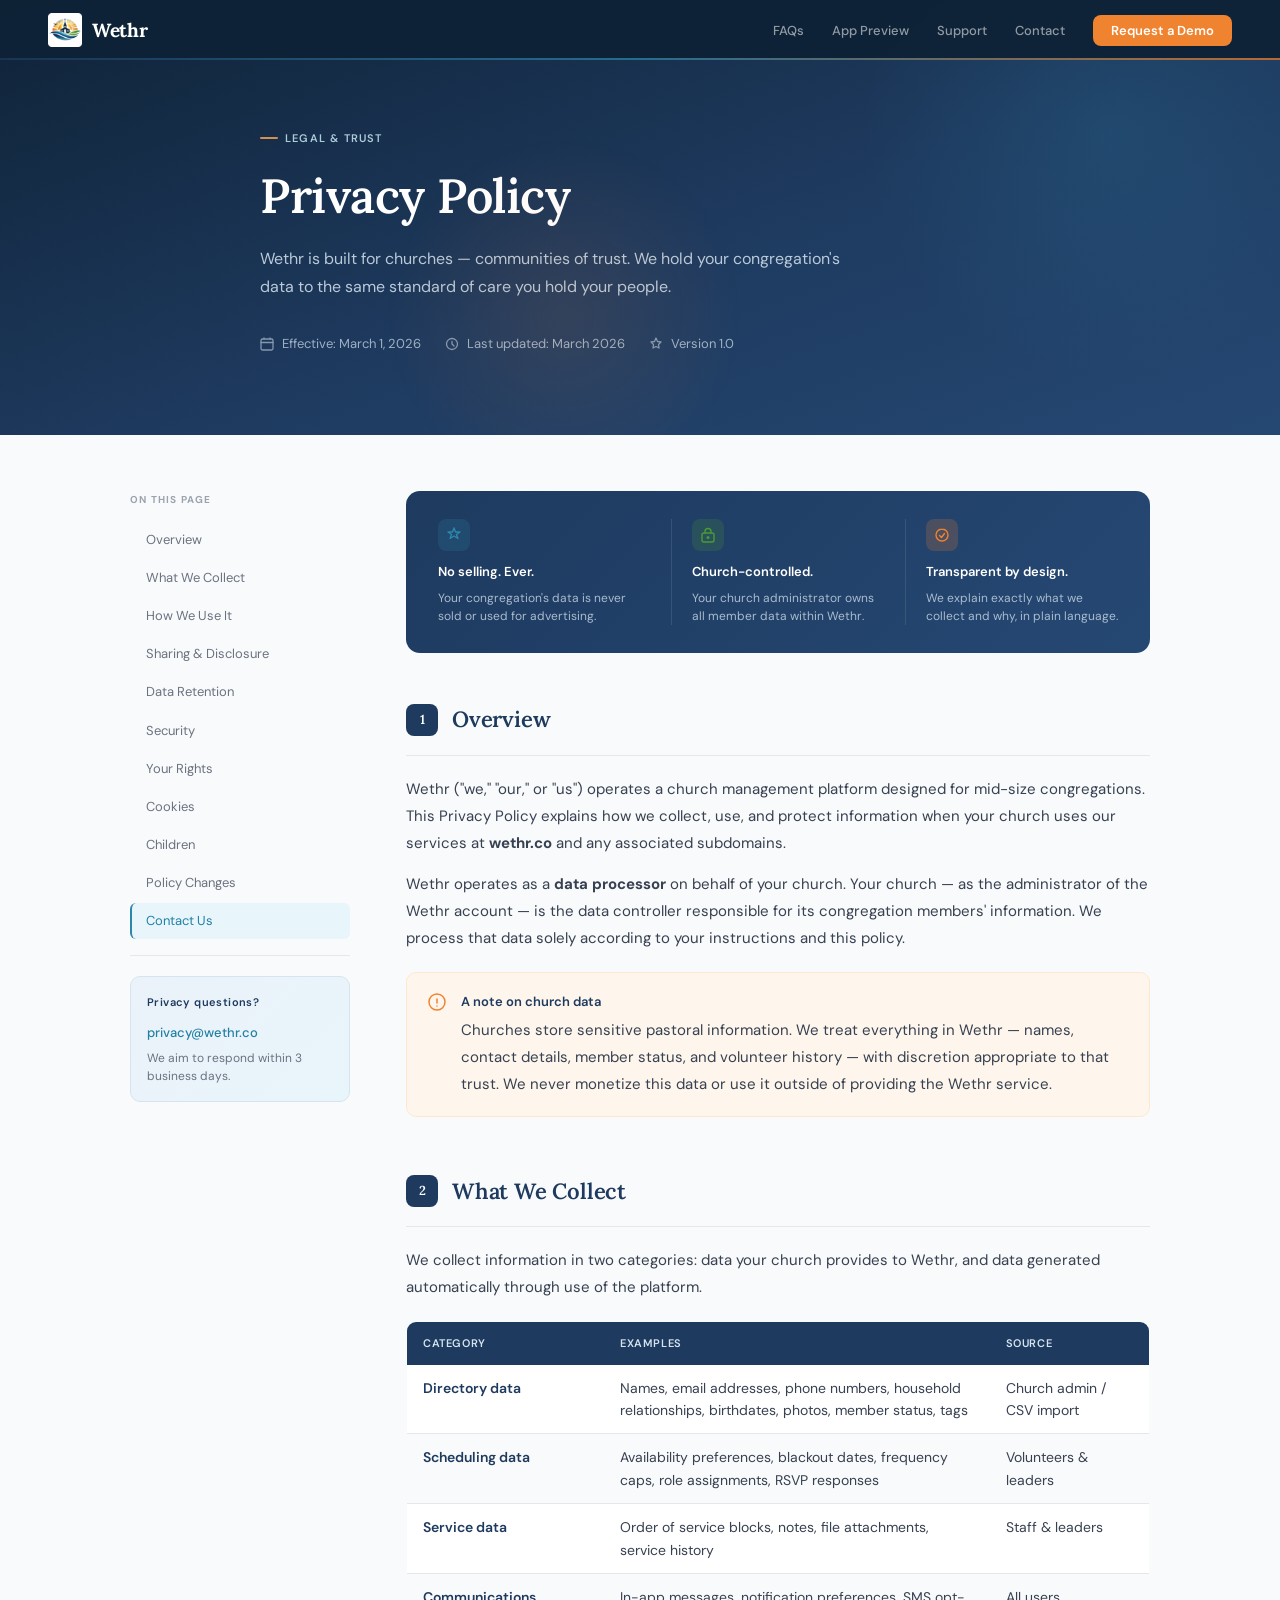
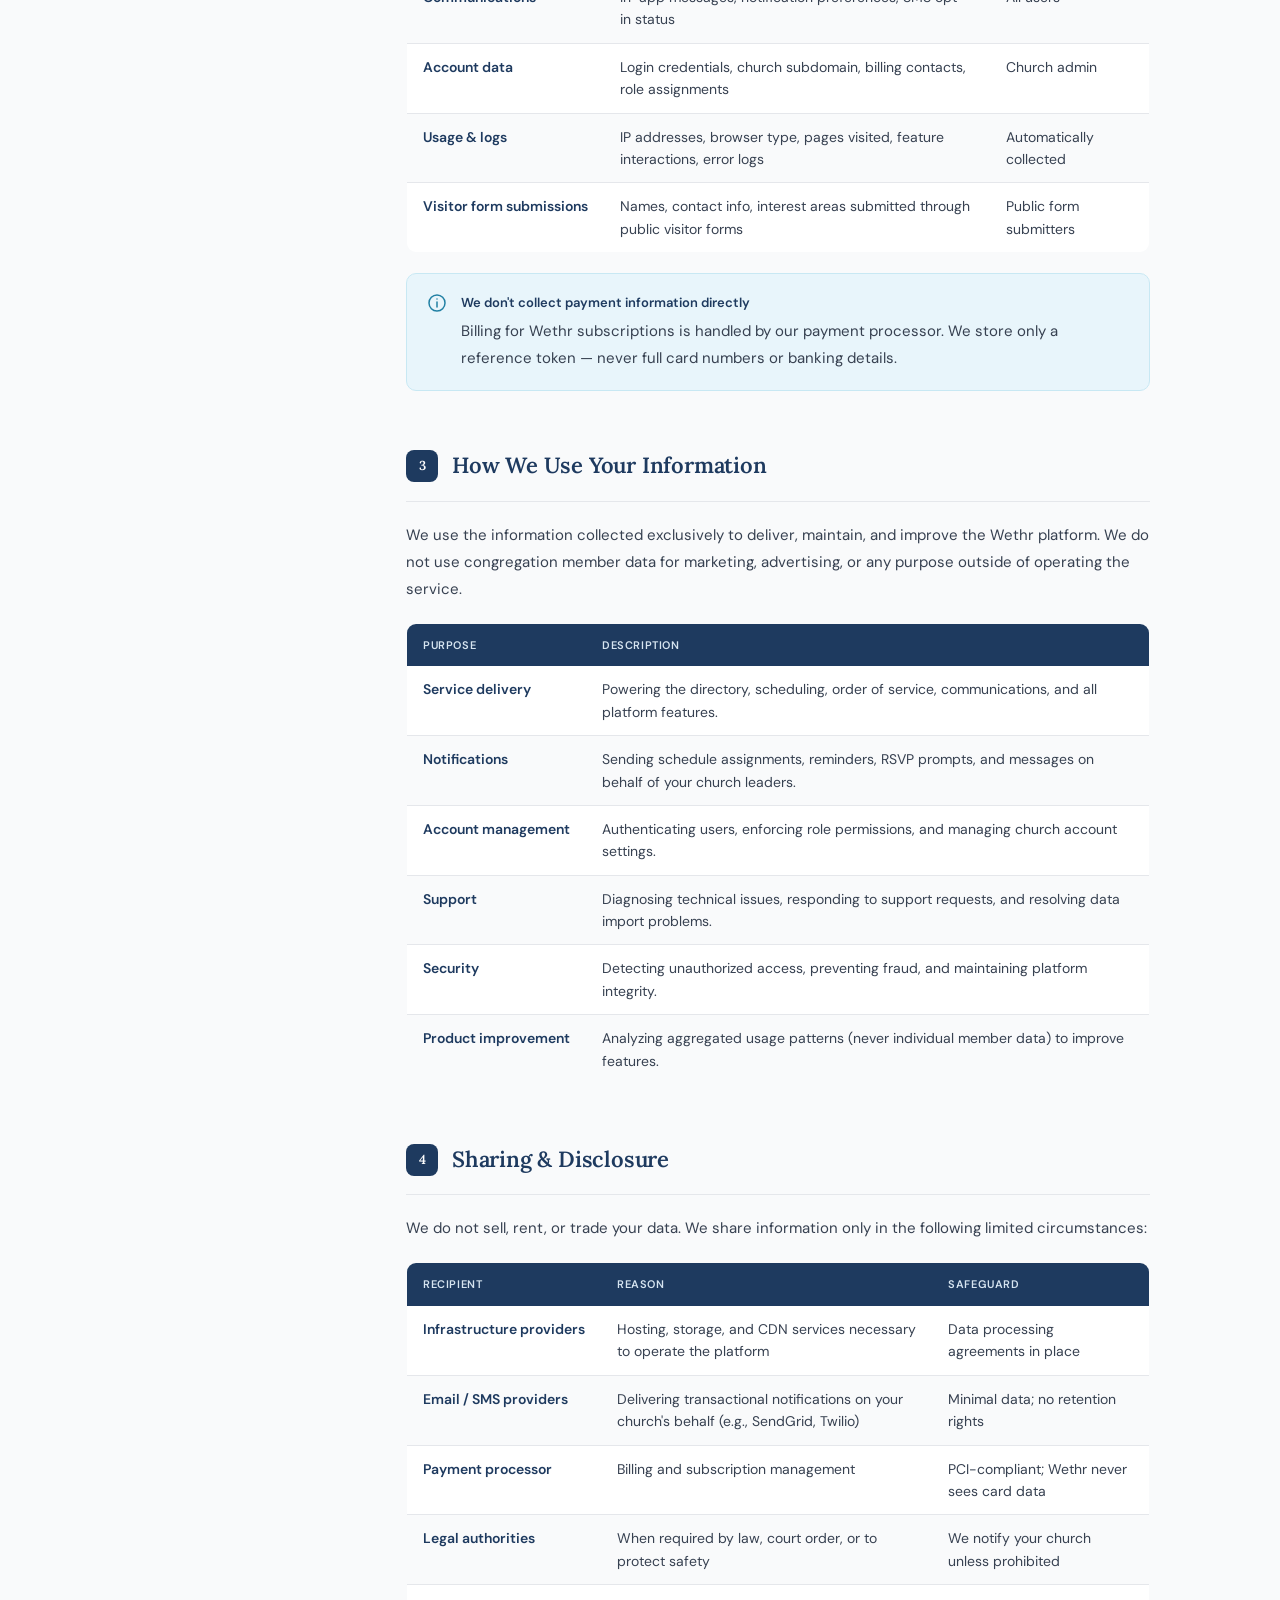
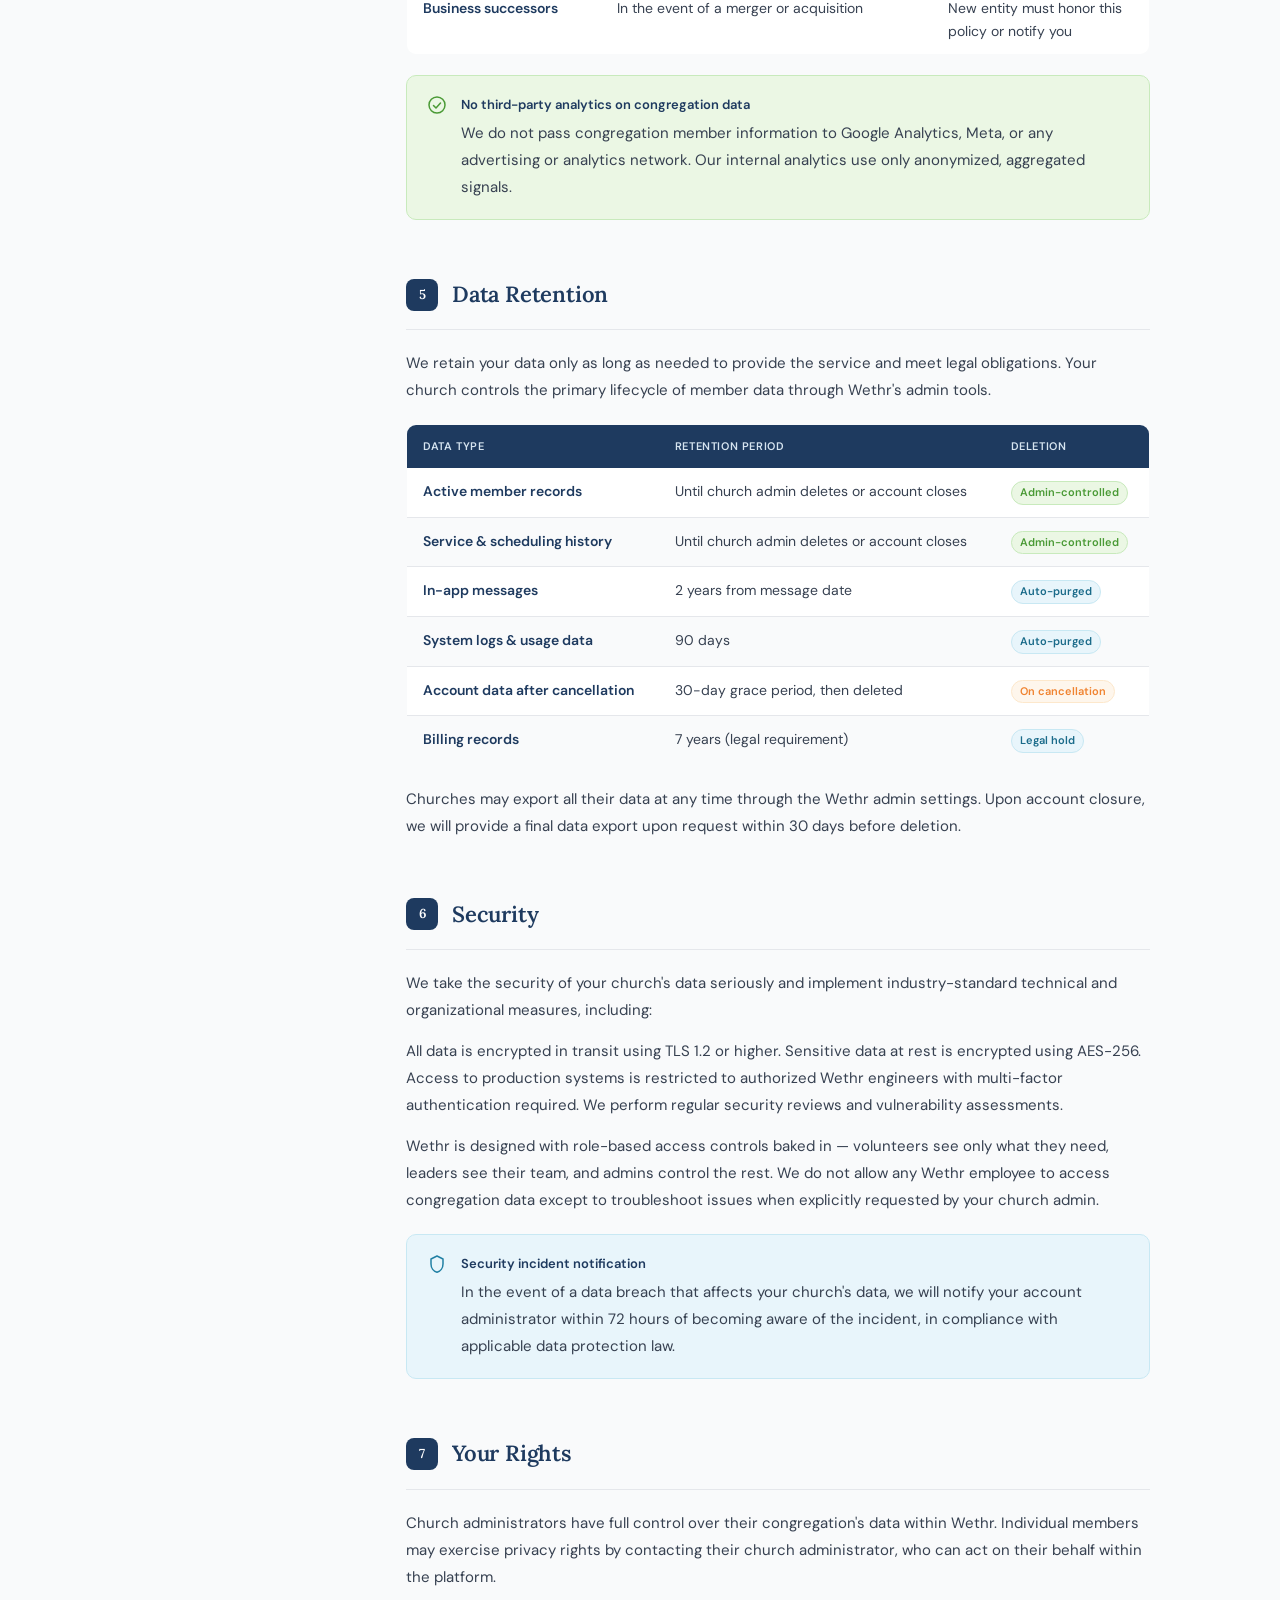
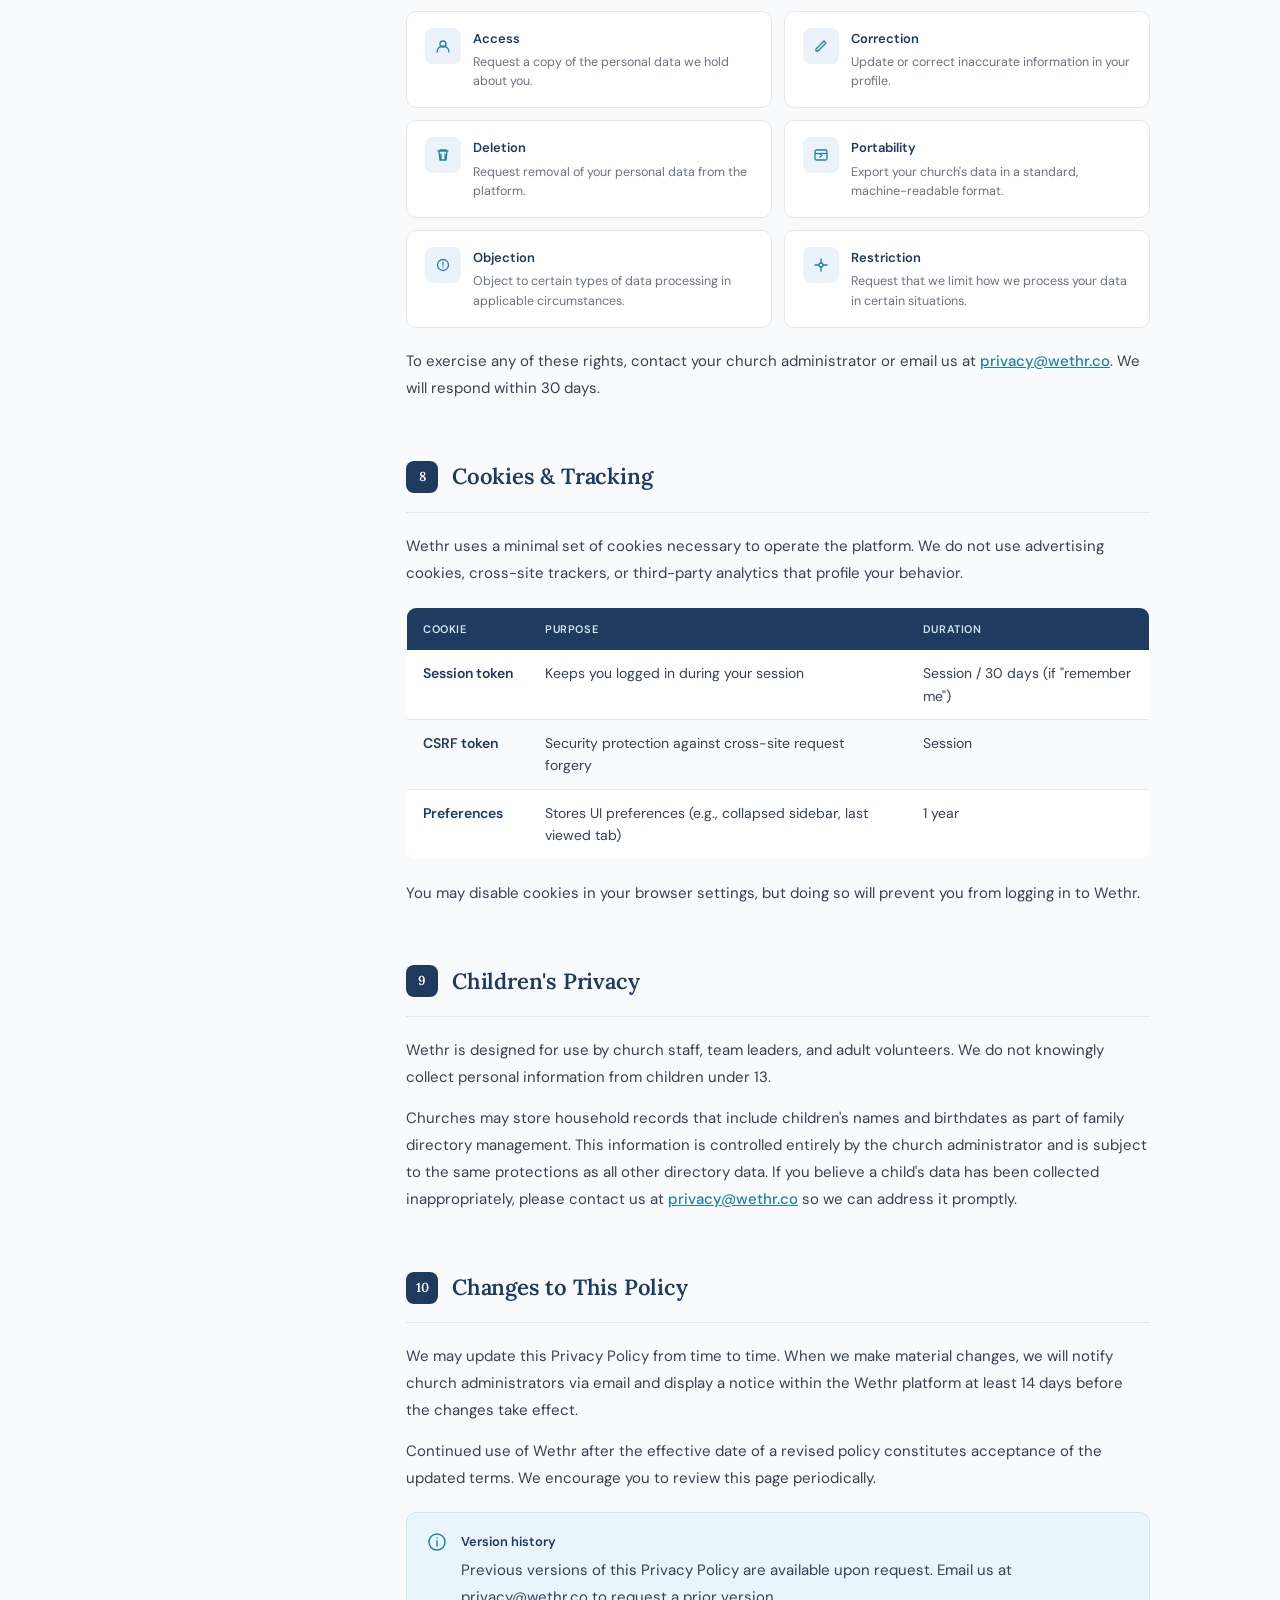
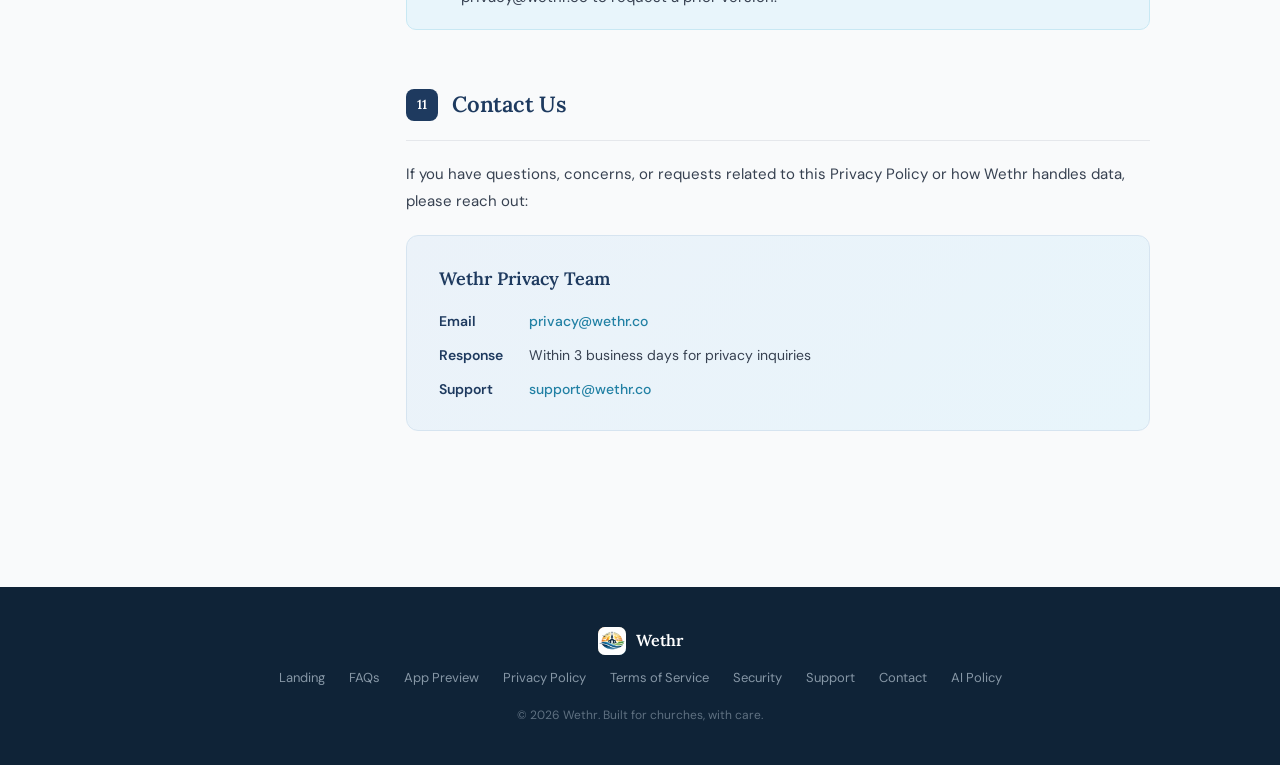
<file: privacy.html>
<!DOCTYPE html>
<html lang="en">
<head>
  <meta charset="UTF-8" />
  <meta name="viewport" content="width=device-width, initial-scale=1.0" />
  <title>Privacy Policy — Wethr</title>
  <link rel="preconnect" href="https://fonts.googleapis.com" />
  <link rel="preconnect" href="https://fonts.gstatic.com" crossorigin />
  <link href="https://fonts.googleapis.com/css2?family=Lora:ital,wght@0,400;0,600;0,700;1,400;1,600&family=DM+Sans:wght@300;400;500;600;700&family=JetBrains+Mono:wght@400;500&display=swap" rel="stylesheet" />
  <link rel="stylesheet" href="shared.css" />
  <style>
    body { line-height: 1.7; min-height: 100vh; }

    /* ── HERO BAND ── */
    .hero {
      background: linear-gradient(160deg, var(--navy-950) 0%, var(--navy-900) 55%, var(--navy-800) 100%);
      padding: 120px 40px 80px;
      position: relative;
      overflow: hidden;
    }

    .hero::before {
      content: '';
      position: absolute;
      top: -120px;
      right: -80px;
      width: 500px;
      height: 500px;
      background: radial-gradient(circle, rgba(46,134,171,0.18) 0%, transparent 70%);
      pointer-events: none;
    }

    .hero::after {
      content: '';
      position: absolute;
      bottom: -60px;
      left: 30%;
      width: 360px;
      height: 360px;
      background: radial-gradient(circle, rgba(240,131,48,0.10) 0%, transparent 70%);
      pointer-events: none;
    }

    .hero-inner {
      max-width: 760px;
      margin: 0 auto;
      position: relative;
    }

    .hero-eyebrow {
      display: inline-flex;
      align-items: center;
      gap: 7px;
      font-size: 11px;
      font-weight: 600;
      letter-spacing: 1.2px;
      text-transform: uppercase;
      color: var(--cerulean-100);
      margin-bottom: 20px;
      opacity: 0.85;
    }

    .hero-eyebrow::before {
      content: '';
      display: inline-block;
      width: 18px;
      height: 2px;
      background: var(--sunrise-400);
      border-radius: 2px;
    }

    .hero h1 {
      font-family: 'Lora', serif;
      font-size: clamp(32px, 5vw, 48px);
      font-weight: 600;
      color: #fff;
      line-height: 1.2;
      margin-bottom: 20px;
      letter-spacing: -0.5px;
    }

    .hero p {
      font-size: 16px;
      color: var(--navy-100);
      opacity: 0.85;
      max-width: 580px;
      line-height: 1.75;
    }

    .hero-meta {
      margin-top: 32px;
      display: flex;
      gap: 24px;
      flex-wrap: wrap;
    }

    .hero-meta-item {
      display: flex;
      align-items: center;
      gap: 8px;
      font-size: 13px;
      color: var(--navy-100);
      opacity: 0.7;
    }

    .hero-meta-item svg {
      width: 14px;
      height: 14px;
      opacity: 0.8;
    }

    /* ── LAYOUT ── */
    .page-body {
      max-width: 1100px;
      margin: 0 auto;
      padding: 56px 40px 100px;
      display: grid;
      grid-template-columns: 220px 1fr;
      gap: 56px;
      align-items: start;
    }

    /* ── SIDEBAR TOC ── */
    .toc {
      position: sticky;
      top: 80px;
    }

    .toc-label {
      font-size: 10px;
      font-weight: 700;
      letter-spacing: 1.2px;
      text-transform: uppercase;
      color: var(--neutral-400);
      margin-bottom: 14px;
    }

    .toc-list {
      list-style: none;
    }

    .toc-list li + li { margin-top: 2px; }

    .toc-list a {
      display: block;
      padding: 7px 12px 7px 14px;
      font-size: 13px;
      font-weight: 400;
      color: var(--neutral-500);
      text-decoration: none;
      border-radius: 6px;
      border-left: 2px solid transparent;
      transition: all 0.15s;
    }

    .toc-list a:hover,
    .toc-list a.active {
      color: var(--cerulean-600);
      background: var(--cerulean-50);
      border-left-color: var(--cerulean-500);
    }

    .toc-divider {
      height: 1px;
      background: var(--neutral-200);
      margin: 16px 0;
    }

    .toc-contact-card {
      background: linear-gradient(135deg, var(--navy-50), var(--cerulean-50));
      border: 1px solid var(--navy-100);
      border-radius: 10px;
      padding: 16px;
      margin-top: 20px;
    }

    .toc-contact-card .label {
      font-size: 11px;
      font-weight: 600;
      color: var(--navy-900);
      letter-spacing: 0.4px;
      margin-bottom: 6px;
    }

    .toc-contact-card a {
      font-size: 13px;
      color: var(--cerulean-600);
      text-decoration: none;
      font-weight: 500;
    }

    .toc-contact-card a:hover { text-decoration: underline; }

    .toc-contact-card p {
      font-size: 12px;
      color: var(--neutral-500);
      margin-top: 4px;
      line-height: 1.5;
    }

    /* ── CONTENT ── */
    .content { min-width: 0; }

    /* Commitment banner */
    .commitment-banner {
      background: linear-gradient(135deg, var(--navy-900), var(--navy-800));
      border-radius: 14px;
      padding: 28px 32px;
      margin-bottom: 48px;
      display: grid;
      grid-template-columns: 1fr 1fr 1fr;
      gap: 20px;
    }

    .commitment-item {
      display: flex;
      flex-direction: column;
      gap: 6px;
    }

    .commitment-item + .commitment-item {
      border-left: 1px solid rgba(255,255,255,0.1);
      padding-left: 20px;
    }

    .commitment-icon {
      width: 32px;
      height: 32px;
      border-radius: 8px;
      display: flex;
      align-items: center;
      justify-content: center;
      margin-bottom: 4px;
    }

    .commitment-icon.cerulean { background: rgba(46,134,171,0.2); }
    .commitment-icon.meadow  { background: rgba(74,154,53,0.2); }
    .commitment-icon.sunrise { background: rgba(240,131,48,0.2); }

    .commitment-icon svg { width: 16px; height: 16px; }

    .commitment-title {
      font-size: 13px;
      font-weight: 600;
      color: #fff;
    }

    .commitment-desc {
      font-size: 12px;
      color: var(--navy-100);
      opacity: 0.75;
      line-height: 1.5;
    }

    /* Section */
    .section {
      margin-bottom: 56px;
      scroll-margin-top: 84px;
    }

    .section-header {
      display: flex;
      align-items: center;
      gap: 14px;
      margin-bottom: 20px;
      padding-bottom: 16px;
      border-bottom: 1px solid var(--neutral-200);
    }

    .section-number {
      width: 32px;
      height: 32px;
      background: var(--navy-900);
      border-radius: 8px;
      display: flex;
      align-items: center;
      justify-content: center;
      font-family: 'Lora', serif;
      font-size: 13px;
      font-weight: 600;
      color: #fff;
      flex-shrink: 0;
    }

    .section h2 {
      font-family: 'Lora', serif;
      font-size: 22px;
      font-weight: 600;
      color: var(--navy-900);
      letter-spacing: -0.2px;
    }

    .section p {
      font-size: 15px;
      line-height: 1.8;
      color: var(--neutral-700);
      margin-bottom: 14px;
    }

    .section p:last-child { margin-bottom: 0; }

    /* Callout box */
    .callout {
      border-radius: 10px;
      padding: 18px 20px;
      margin: 20px 0;
      display: flex;
      gap: 14px;
      align-items: flex-start;
    }

    .callout.info {
      background: var(--cerulean-50);
      border: 1px solid var(--cerulean-100);
    }

    .callout.success {
      background: var(--meadow-50);
      border: 1px solid var(--meadow-100);
    }

    .callout.warm {
      background: var(--sunrise-50);
      border: 1px solid var(--sunrise-100);
    }

    .callout-icon {
      width: 20px;
      height: 20px;
      flex-shrink: 0;
      margin-top: 1px;
    }

    .callout.info .callout-icon { color: var(--cerulean-600); }
    .callout.success .callout-icon { color: var(--meadow-500); }
    .callout.warm .callout-icon { color: var(--sunrise-500); }

    .callout-body { flex: 1; }

    .callout-title {
      font-size: 13px;
      font-weight: 600;
      color: var(--navy-900);
      margin-bottom: 4px;
    }

    .callout-text {
      font-size: 13.5px;
      line-height: 1.65;
      color: var(--neutral-700);
      margin: 0 !important;
    }

    /* Data table */
    .data-table {
      width: 100%;
      border-collapse: collapse;
      font-size: 14px;
      margin: 20px 0;
      border-radius: 10px;
      overflow: hidden;
      border: 1px solid var(--neutral-200);
    }

    .data-table thead {
      background: var(--navy-900);
    }

    .data-table thead th {
      padding: 12px 16px;
      text-align: left;
      font-size: 11px;
      font-weight: 600;
      color: var(--navy-100);
      letter-spacing: 0.6px;
      text-transform: uppercase;
    }

    .data-table tbody tr {
      border-bottom: 1px solid var(--neutral-200);
      transition: background 0.1s;
    }

    .data-table tbody tr:last-child { border-bottom: none; }

    .data-table tbody tr:nth-child(odd) { background: #fff; }
    .data-table tbody tr:nth-child(even) { background: var(--neutral-50); }

    .data-table tbody tr:hover { background: var(--cerulean-50); }

    .data-table td {
      padding: 12px 16px;
      vertical-align: top;
      color: var(--neutral-700);
      line-height: 1.6;
    }

    .data-table td:first-child {
      font-weight: 600;
      color: var(--navy-900);
      white-space: nowrap;
    }

    /* Rights grid */
    .rights-grid {
      display: grid;
      grid-template-columns: 1fr 1fr;
      gap: 12px;
      margin: 20px 0;
    }

    .right-card {
      background: #fff;
      border: 1px solid var(--neutral-200);
      border-radius: 10px;
      padding: 16px 18px;
      display: flex;
      gap: 12px;
      align-items: flex-start;
      transition: box-shadow 0.15s;
    }

    .right-card:hover {
      box-shadow: 0 2px 12px rgba(30,58,95,0.08);
    }

    .right-card-icon {
      width: 36px;
      height: 36px;
      border-radius: 8px;
      background: var(--navy-50);
      display: flex;
      align-items: center;
      justify-content: center;
      flex-shrink: 0;
    }

    .right-card-icon svg {
      width: 16px;
      height: 16px;
      color: var(--cerulean-600);
    }

    .right-card-title {
      font-size: 13px;
      font-weight: 600;
      color: var(--navy-900);
      margin-bottom: 3px;
    }

    .right-card-desc {
      font-size: 12.5px;
      color: var(--neutral-500);
      line-height: 1.55;
    }

    /* Retention table badge */
    .badge {
      display: inline-block;
      font-size: 11px;
      font-weight: 600;
      padding: 2px 8px;
      border-radius: 99px;
    }

    .badge.blue  { background: var(--cerulean-50); color: var(--cerulean-700); border: 1px solid var(--cerulean-100); }
    .badge.green { background: var(--meadow-50); color: var(--meadow-500); border: 1px solid var(--meadow-100); }
    .badge.warm  { background: var(--sunrise-50); color: var(--sunrise-500); border: 1px solid var(--sunrise-100); }

    /* Responsive */
    @media (max-width: 900px) {
      .page-body {
        grid-template-columns: 1fr;
        padding: 36px 20px 60px;
        gap: 0;
      }

      .toc { display: none; }
      .hero { padding: 48px 20px 56px; }

      .commitment-banner {
        grid-template-columns: 1fr;
        padding: 20px;
      }

      .commitment-item + .commitment-item {
        border-left: none;
        padding-left: 0;
        border-top: 1px solid rgba(255,255,255,0.1);
        padding-top: 16px;
      }

      .rights-grid { grid-template-columns: 1fr; }
    }

    /* Animations */
    @keyframes fadeUp {
      from { opacity: 0; transform: translateY(16px); }
      to   { opacity: 1; transform: translateY(0); }
    }

    .hero-inner { animation: fadeUp 0.5s ease both; }
    .commitment-banner { animation: fadeUp 0.5s 0.1s ease both; }
    .section { animation: fadeUp 0.4s ease both; }
  </style>
</head>
<body>

  <!-- NAV -->
  <nav>
    <a href="index.html" class="nav-brand">
      <img src="./wethr_logo-192.png" alt="Wethr" class="nav-logo">
      <span class="nav-wordmark">Wethr</span>
    </a>
    <ul class="nav-links">
      <li><a href="faq.html">FAQs</a></li>
      <li><a href="preview.html">App Preview</a></li>
      <li><a href="support.html">Support</a></li>
      <li><a href="contact.html">Contact</a></li>
      <li><a href="mailto:hello@wethr.co" class="nav-cta">Request a Demo</a></li>
    </ul>
  </nav>

  <!-- HERO -->
  <div class="hero">
    <div class="hero-inner">
      <div class="hero-eyebrow">Legal & Trust</div>
      <h1>Privacy Policy</h1>
      <p>Wethr is built for churches — communities of trust. We hold your congregation's data to the same standard of care you hold your people.</p>
      <div class="hero-meta">
        <div class="hero-meta-item">
          <svg viewBox="0 0 14 14" fill="none"><rect x="1" y="2" width="12" height="11" rx="1.5" stroke="currentColor" stroke-width="1.3"/><path d="M4 2V1M10 2V1M1 5.5h12" stroke="currentColor" stroke-width="1.3" stroke-linecap="round"/></svg>
          Effective: March 1, 2026
        </div>
        <div class="hero-meta-item">
          <svg viewBox="0 0 14 14" fill="none"><circle cx="7" cy="7" r="5.5" stroke="currentColor" stroke-width="1.3"/><path d="M7 4.5V7l2 2" stroke="currentColor" stroke-width="1.3" stroke-linecap="round"/></svg>
          Last updated: March 2026
        </div>
        <div class="hero-meta-item">
          <svg viewBox="0 0 14 14" fill="none"><path d="M7 1l1.5 3.5L12 5l-2.5 2.5.5 3.5L7 9.5 4 11l.5-3.5L2 5l3.5-.5L7 1z" stroke="currentColor" stroke-width="1.3" stroke-linejoin="round"/></svg>
          Version 1.0
        </div>
      </div>
    </div>
  </div>

  <!-- MAIN -->
  <div class="page-body">

    <!-- SIDEBAR TOC -->
    <aside class="toc">
      <div class="toc-label">On this page</div>
      <ul class="toc-list">
        <li><a href="#overview" class="active">Overview</a></li>
        <li><a href="#what-we-collect">What We Collect</a></li>
        <li><a href="#how-we-use">How We Use It</a></li>
        <li><a href="#sharing">Sharing & Disclosure</a></li>
        <li><a href="#retention">Data Retention</a></li>
        <li><a href="#security">Security</a></li>
        <li><a href="#your-rights">Your Rights</a></li>
        <li><a href="#cookies">Cookies</a></li>
        <li><a href="#children">Children</a></li>
        <li><a href="#changes">Policy Changes</a></li>
        <li><a href="#contact">Contact Us</a></li>
      </ul>

      <div class="toc-divider"></div>

      <div class="toc-contact-card">
        <div class="label">Privacy questions?</div>
        <a href="mailto:privacy@wethr.co">privacy@wethr.co</a>
        <p>We aim to respond within 3 business days.</p>
      </div>
    </aside>

    <!-- CONTENT -->
    <main class="content">

      <!-- Commitment banner -->
      <div class="commitment-banner">
        <div class="commitment-item">
          <div class="commitment-icon cerulean">
            <svg viewBox="0 0 16 16" fill="none"><path d="M8 1L9.5 5H14L10.5 7.5L12 11.5L8 9L4 11.5L5.5 7.5L2 5H6.5L8 1Z" stroke="#2E86AB" stroke-width="1.4" stroke-linejoin="round"/></svg>
          </div>
          <div class="commitment-title">No selling. Ever.</div>
          <div class="commitment-desc">Your congregation's data is never sold or used for advertising.</div>
        </div>
        <div class="commitment-item">
          <div class="commitment-icon meadow">
            <svg viewBox="0 0 16 16" fill="none"><rect x="2" y="6" width="12" height="9" rx="2" stroke="#4A9A35" stroke-width="1.4"/><path d="M5 6V4.5a3 3 0 016 0V6" stroke="#4A9A35" stroke-width="1.4" stroke-linecap="round"/><circle cx="8" cy="10.5" r="1.5" fill="#4A9A35"/></svg>
          </div>
          <div class="commitment-title">Church-controlled.</div>
          <div class="commitment-desc">Your church administrator owns all member data within Wethr.</div>
        </div>
        <div class="commitment-item">
          <div class="commitment-icon sunrise">
            <svg viewBox="0 0 16 16" fill="none"><path d="M8 2C4.7 2 2 4.7 2 8s2.7 6 6 6 6-2.7 6-6-2.7-6-6-6z" stroke="#F08330" stroke-width="1.4"/><path d="M5.5 8.5l2 2 3-4" stroke="#F08330" stroke-width="1.4" stroke-linecap="round" stroke-linejoin="round"/></svg>
          </div>
          <div class="commitment-title">Transparent by design.</div>
          <div class="commitment-desc">We explain exactly what we collect and why, in plain language.</div>
        </div>
      </div>

      <!-- 1. Overview -->
      <section class="section" id="overview">
        <div class="section-header">
          <div class="section-number">1</div>
          <h2>Overview</h2>
        </div>
        <p>Wethr ("we," "our," or "us") operates a church management platform designed for mid-size congregations. This Privacy Policy explains how we collect, use, and protect information when your church uses our services at <strong>wethr.co</strong> and any associated subdomains.</p>
        <p>Wethr operates as a <strong>data processor</strong> on behalf of your church. Your church — as the administrator of the Wethr account — is the data controller responsible for its congregation members' information. We process that data solely according to your instructions and this policy.</p>
        <div class="callout warm">
          <svg class="callout-icon" viewBox="0 0 20 20" fill="none"><path d="M10 18a8 8 0 100-16 8 8 0 000 16zm0-11v4m0 3h.01" stroke="currentColor" stroke-width="1.5" stroke-linecap="round"/></svg>
          <div class="callout-body">
            <div class="callout-title">A note on church data</div>
            <p class="callout-text">Churches store sensitive pastoral information. We treat everything in Wethr — names, contact details, member status, and volunteer history — with discretion appropriate to that trust. We never monetize this data or use it outside of providing the Wethr service.</p>
          </div>
        </div>
      </section>

      <!-- 2. What We Collect -->
      <section class="section" id="what-we-collect">
        <div class="section-header">
          <div class="section-number">2</div>
          <h2>What We Collect</h2>
        </div>
        <p>We collect information in two categories: data your church provides to Wethr, and data generated automatically through use of the platform.</p>

        <table class="data-table">
          <thead>
            <tr>
              <th>Category</th>
              <th>Examples</th>
              <th>Source</th>
            </tr>
          </thead>
          <tbody>
            <tr>
              <td>Directory data</td>
              <td>Names, email addresses, phone numbers, household relationships, birthdates, photos, member status, tags</td>
              <td>Church admin / CSV import</td>
            </tr>
            <tr>
              <td>Scheduling data</td>
              <td>Availability preferences, blackout dates, frequency caps, role assignments, RSVP responses</td>
              <td>Volunteers & leaders</td>
            </tr>
            <tr>
              <td>Service data</td>
              <td>Order of service blocks, notes, file attachments, service history</td>
              <td>Staff & leaders</td>
            </tr>
            <tr>
              <td>Communications</td>
              <td>In-app messages, notification preferences, SMS opt-in status</td>
              <td>All users</td>
            </tr>
            <tr>
              <td>Account data</td>
              <td>Login credentials, church subdomain, billing contacts, role assignments</td>
              <td>Church admin</td>
            </tr>
            <tr>
              <td>Usage & logs</td>
              <td>IP addresses, browser type, pages visited, feature interactions, error logs</td>
              <td>Automatically collected</td>
            </tr>
            <tr>
              <td>Visitor form submissions</td>
              <td>Names, contact info, interest areas submitted through public visitor forms</td>
              <td>Public form submitters</td>
            </tr>
          </tbody>
        </table>

        <div class="callout info">
          <svg class="callout-icon" viewBox="0 0 20 20" fill="none"><circle cx="10" cy="10" r="8" stroke="currentColor" stroke-width="1.5"/><path d="M10 9v5m0-8h.01" stroke="currentColor" stroke-width="1.5" stroke-linecap="round"/></svg>
          <div class="callout-body">
            <div class="callout-title">We don't collect payment information directly</div>
            <p class="callout-text">Billing for Wethr subscriptions is handled by our payment processor. We store only a reference token — never full card numbers or banking details.</p>
          </div>
        </div>
      </section>

      <!-- 3. How We Use It -->
      <section class="section" id="how-we-use">
        <div class="section-header">
          <div class="section-number">3</div>
          <h2>How We Use Your Information</h2>
        </div>
        <p>We use the information collected exclusively to deliver, maintain, and improve the Wethr platform. We do not use congregation member data for marketing, advertising, or any purpose outside of operating the service.</p>
        <table class="data-table">
          <thead>
            <tr>
              <th>Purpose</th>
              <th>Description</th>
            </tr>
          </thead>
          <tbody>
            <tr>
              <td>Service delivery</td>
              <td>Powering the directory, scheduling, order of service, communications, and all platform features.</td>
            </tr>
            <tr>
              <td>Notifications</td>
              <td>Sending schedule assignments, reminders, RSVP prompts, and messages on behalf of your church leaders.</td>
            </tr>
            <tr>
              <td>Account management</td>
              <td>Authenticating users, enforcing role permissions, and managing church account settings.</td>
            </tr>
            <tr>
              <td>Support</td>
              <td>Diagnosing technical issues, responding to support requests, and resolving data import problems.</td>
            </tr>
            <tr>
              <td>Security</td>
              <td>Detecting unauthorized access, preventing fraud, and maintaining platform integrity.</td>
            </tr>
            <tr>
              <td>Product improvement</td>
              <td>Analyzing aggregated usage patterns (never individual member data) to improve features.</td>
            </tr>
          </tbody>
        </table>
      </section>

      <!-- 4. Sharing -->
      <section class="section" id="sharing">
        <div class="section-header">
          <div class="section-number">4</div>
          <h2>Sharing &amp; Disclosure</h2>
        </div>
        <p>We do not sell, rent, or trade your data. We share information only in the following limited circumstances:</p>
        <table class="data-table">
          <thead>
            <tr>
              <th>Recipient</th>
              <th>Reason</th>
              <th>Safeguard</th>
            </tr>
          </thead>
          <tbody>
            <tr>
              <td>Infrastructure providers</td>
              <td>Hosting, storage, and CDN services necessary to operate the platform</td>
              <td>Data processing agreements in place</td>
            </tr>
            <tr>
              <td>Email / SMS providers</td>
              <td>Delivering transactional notifications on your church's behalf (e.g., SendGrid, Twilio)</td>
              <td>Minimal data; no retention rights</td>
            </tr>
            <tr>
              <td>Payment processor</td>
              <td>Billing and subscription management</td>
              <td>PCI-compliant; Wethr never sees card data</td>
            </tr>
            <tr>
              <td>Legal authorities</td>
              <td>When required by law, court order, or to protect safety</td>
              <td>We notify your church unless prohibited</td>
            </tr>
            <tr>
              <td>Business successors</td>
              <td>In the event of a merger or acquisition</td>
              <td>New entity must honor this policy or notify you</td>
            </tr>
          </tbody>
        </table>
        <div class="callout success">
          <svg class="callout-icon" viewBox="0 0 20 20" fill="none"><circle cx="10" cy="10" r="8" stroke="currentColor" stroke-width="1.5"/><path d="M6.5 10.5l2.5 2.5 4.5-5" stroke="currentColor" stroke-width="1.5" stroke-linecap="round" stroke-linejoin="round"/></svg>
          <div class="callout-body">
            <div class="callout-title">No third-party analytics on congregation data</div>
            <p class="callout-text">We do not pass congregation member information to Google Analytics, Meta, or any advertising or analytics network. Our internal analytics use only anonymized, aggregated signals.</p>
          </div>
        </div>
      </section>

      <!-- 5. Retention -->
      <section class="section" id="retention">
        <div class="section-header">
          <div class="section-number">5</div>
          <h2>Data Retention</h2>
        </div>
        <p>We retain your data only as long as needed to provide the service and meet legal obligations. Your church controls the primary lifecycle of member data through Wethr's admin tools.</p>
        <table class="data-table">
          <thead>
            <tr>
              <th>Data Type</th>
              <th>Retention Period</th>
              <th>Deletion</th>
            </tr>
          </thead>
          <tbody>
            <tr>
              <td>Active member records</td>
              <td>Until church admin deletes or account closes</td>
              <td><span class="badge green">Admin-controlled</span></td>
            </tr>
            <tr>
              <td>Service & scheduling history</td>
              <td>Until church admin deletes or account closes</td>
              <td><span class="badge green">Admin-controlled</span></td>
            </tr>
            <tr>
              <td>In-app messages</td>
              <td>2 years from message date</td>
              <td><span class="badge blue">Auto-purged</span></td>
            </tr>
            <tr>
              <td>System logs & usage data</td>
              <td>90 days</td>
              <td><span class="badge blue">Auto-purged</span></td>
            </tr>
            <tr>
              <td>Account data after cancellation</td>
              <td>30-day grace period, then deleted</td>
              <td><span class="badge warm">On cancellation</span></td>
            </tr>
            <tr>
              <td>Billing records</td>
              <td>7 years (legal requirement)</td>
              <td><span class="badge blue">Legal hold</span></td>
            </tr>
          </tbody>
        </table>
        <p>Churches may export all their data at any time through the Wethr admin settings. Upon account closure, we will provide a final data export upon request within 30 days before deletion.</p>
      </section>

      <!-- 6. Security -->
      <section class="section" id="security">
        <div class="section-header">
          <div class="section-number">6</div>
          <h2>Security</h2>
        </div>
        <p>We take the security of your church's data seriously and implement industry-standard technical and organizational measures, including:</p>
        <p>All data is encrypted in transit using TLS 1.2 or higher. Sensitive data at rest is encrypted using AES-256. Access to production systems is restricted to authorized Wethr engineers with multi-factor authentication required. We perform regular security reviews and vulnerability assessments.</p>
        <p>Wethr is designed with role-based access controls baked in — volunteers see only what they need, leaders see their team, and admins control the rest. We do not allow any Wethr employee to access congregation data except to troubleshoot issues when explicitly requested by your church admin.</p>
        <div class="callout info">
          <svg class="callout-icon" viewBox="0 0 20 20" fill="none"><path d="M10 2L4 5v5c0 3.9 2.6 7.3 6 8.2C13.4 17.3 16 13.9 16 10V5L10 2z" stroke="currentColor" stroke-width="1.5" stroke-linejoin="round"/></svg>
          <div class="callout-body">
            <div class="callout-title">Security incident notification</div>
            <p class="callout-text">In the event of a data breach that affects your church's data, we will notify your account administrator within 72 hours of becoming aware of the incident, in compliance with applicable data protection law.</p>
          </div>
        </div>
      </section>

      <!-- 7. Your Rights -->
      <section class="section" id="your-rights">
        <div class="section-header">
          <div class="section-number">7</div>
          <h2>Your Rights</h2>
        </div>
        <p>Church administrators have full control over their congregation's data within Wethr. Individual members may exercise privacy rights by contacting their church administrator, who can act on their behalf within the platform.</p>
        <div class="rights-grid">
          <div class="right-card">
            <div class="right-card-icon">
              <svg viewBox="0 0 16 16" fill="none"><circle cx="8" cy="6" r="3" stroke="currentColor" stroke-width="1.3"/><path d="M2 14c0-3.3 2.7-6 6-6s6 2.7 6 6" stroke="currentColor" stroke-width="1.3" stroke-linecap="round"/></svg>
            </div>
            <div>
              <div class="right-card-title">Access</div>
              <div class="right-card-desc">Request a copy of the personal data we hold about you.</div>
            </div>
          </div>
          <div class="right-card">
            <div class="right-card-icon">
              <svg viewBox="0 0 16 16" fill="none"><path d="M11 3L13 5L5 13H3V11L11 3Z" stroke="currentColor" stroke-width="1.3" stroke-linejoin="round"/></svg>
            </div>
            <div>
              <div class="right-card-title">Correction</div>
              <div class="right-card-desc">Update or correct inaccurate information in your profile.</div>
            </div>
          </div>
          <div class="right-card">
            <div class="right-card-icon">
              <svg viewBox="0 0 16 16" fill="none"><path d="M3 4h10M5 4V3h6v1M6 7v5M10 7v5M4 4l1 9h6l1-9" stroke="currentColor" stroke-width="1.3" stroke-linecap="round" stroke-linejoin="round"/></svg>
            </div>
            <div>
              <div class="right-card-title">Deletion</div>
              <div class="right-card-desc">Request removal of your personal data from the platform.</div>
            </div>
          </div>
          <div class="right-card">
            <div class="right-card-icon">
              <svg viewBox="0 0 16 16" fill="none"><rect x="2" y="3" width="12" height="10" rx="1.5" stroke="currentColor" stroke-width="1.3"/><path d="M2 6.5h12" stroke="currentColor" stroke-width="1.3"/><path d="M7 10l2-1.5L7 7" stroke="currentColor" stroke-width="1.3" stroke-linecap="round" stroke-linejoin="round"/></svg>
            </div>
            <div>
              <div class="right-card-title">Portability</div>
              <div class="right-card-desc">Export your church's data in a standard, machine-readable format.</div>
            </div>
          </div>
          <div class="right-card">
            <div class="right-card-icon">
              <svg viewBox="0 0 16 16" fill="none"><circle cx="8" cy="8" r="5.5" stroke="currentColor" stroke-width="1.3"/><path d="M8 5.5V8M8 10h.01" stroke="currentColor" stroke-width="1.3" stroke-linecap="round"/></svg>
            </div>
            <div>
              <div class="right-card-title">Objection</div>
              <div class="right-card-desc">Object to certain types of data processing in applicable circumstances.</div>
            </div>
          </div>
          <div class="right-card">
            <div class="right-card-icon">
              <svg viewBox="0 0 16 16" fill="none"><path d="M8 2v4M8 10v4M2 8h4M10 8h4" stroke="currentColor" stroke-width="1.3" stroke-linecap="round"/><circle cx="8" cy="8" r="2" stroke="currentColor" stroke-width="1.3"/></svg>
            </div>
            <div>
              <div class="right-card-title">Restriction</div>
              <div class="right-card-desc">Request that we limit how we process your data in certain situations.</div>
            </div>
          </div>
        </div>
        <p>To exercise any of these rights, contact your church administrator or email us at <a href="mailto:privacy@wethr.co" style="color: var(--cerulean-600); font-weight: 500;">privacy@wethr.co</a>. We will respond within 30 days.</p>
      </section>

      <!-- 8. Cookies -->
      <section class="section" id="cookies">
        <div class="section-header">
          <div class="section-number">8</div>
          <h2>Cookies &amp; Tracking</h2>
        </div>
        <p>Wethr uses a minimal set of cookies necessary to operate the platform. We do not use advertising cookies, cross-site trackers, or third-party analytics that profile your behavior.</p>
        <table class="data-table">
          <thead>
            <tr>
              <th>Cookie</th>
              <th>Purpose</th>
              <th>Duration</th>
            </tr>
          </thead>
          <tbody>
            <tr>
              <td>Session token</td>
              <td>Keeps you logged in during your session</td>
              <td>Session / 30 days (if "remember me")</td>
            </tr>
            <tr>
              <td>CSRF token</td>
              <td>Security protection against cross-site request forgery</td>
              <td>Session</td>
            </tr>
            <tr>
              <td>Preferences</td>
              <td>Stores UI preferences (e.g., collapsed sidebar, last viewed tab)</td>
              <td>1 year</td>
            </tr>
          </tbody>
        </table>
        <p>You may disable cookies in your browser settings, but doing so will prevent you from logging in to Wethr.</p>
      </section>

      <!-- 9. Children -->
      <section class="section" id="children">
        <div class="section-header">
          <div class="section-number">9</div>
          <h2>Children's Privacy</h2>
        </div>
        <p>Wethr is designed for use by church staff, team leaders, and adult volunteers. We do not knowingly collect personal information from children under 13.</p>
        <p>Churches may store household records that include children's names and birthdates as part of family directory management. This information is controlled entirely by the church administrator and is subject to the same protections as all other directory data. If you believe a child's data has been collected inappropriately, please contact us at <a href="mailto:privacy@wethr.co" style="color: var(--cerulean-600); font-weight: 500;">privacy@wethr.co</a> so we can address it promptly.</p>
      </section>

      <!-- 10. Changes -->
      <section class="section" id="changes">
        <div class="section-header">
          <div class="section-number">10</div>
          <h2>Changes to This Policy</h2>
        </div>
        <p>We may update this Privacy Policy from time to time. When we make material changes, we will notify church administrators via email and display a notice within the Wethr platform at least 14 days before the changes take effect.</p>
        <p>Continued use of Wethr after the effective date of a revised policy constitutes acceptance of the updated terms. We encourage you to review this page periodically.</p>
        <div class="callout info">
          <svg class="callout-icon" viewBox="0 0 20 20" fill="none"><circle cx="10" cy="10" r="8" stroke="currentColor" stroke-width="1.5"/><path d="M10 9v5m0-8h.01" stroke="currentColor" stroke-width="1.5" stroke-linecap="round"/></svg>
          <div class="callout-body">
            <div class="callout-title">Version history</div>
            <p class="callout-text">Previous versions of this Privacy Policy are available upon request. Email us at privacy@wethr.co to request a prior version.</p>
          </div>
        </div>
      </section>

      <!-- 11. Contact -->
      <section class="section" id="contact">
        <div class="section-header">
          <div class="section-number">11</div>
          <h2>Contact Us</h2>
        </div>
        <p>If you have questions, concerns, or requests related to this Privacy Policy or how Wethr handles data, please reach out:</p>
        <div style="background: linear-gradient(135deg, var(--navy-50), var(--cerulean-50)); border: 1px solid var(--navy-100); border-radius: 12px; padding: 28px 32px; margin-top: 20px;">
          <div style="font-family: 'Lora', serif; font-size: 18px; font-weight: 600; color: var(--navy-900); margin-bottom: 16px;">Wethr Privacy Team</div>
          <div style="display: grid; gap: 10px;">
            <div style="display: flex; gap: 10px; align-items: center; font-size: 14px; color: var(--neutral-700);">
              <span style="font-weight: 600; color: var(--navy-900); min-width: 80px;">Email</span>
              <a href="mailto:privacy@wethr.co" style="color: var(--cerulean-600); text-decoration: none; font-weight: 500;">privacy@wethr.co</a>
            </div>
            <div style="display: flex; gap: 10px; align-items: center; font-size: 14px; color: var(--neutral-700);">
              <span style="font-weight: 600; color: var(--navy-900); min-width: 80px;">Response</span>
              <span>Within 3 business days for privacy inquiries</span>
            </div>
            <div style="display: flex; gap: 10px; align-items: center; font-size: 14px; color: var(--neutral-700);">
              <span style="font-weight: 600; color: var(--navy-900); min-width: 80px;">Support</span>
              <a href="mailto:support@wethr.co" style="color: var(--cerulean-600); text-decoration: none; font-weight: 500;">support@wethr.co</a>
            </div>
          </div>
        </div>
      </section>

    </main>
  </div>

  <!-- FOOTER -->
  <footer>
    <div class="footer-logo">
      <img src="./wethr_logo-192.png" alt="Wethr" class="footer-logo-mark">
      <span class="footer-wordmark">Wethr</span>
    </div>
    <div class="footer-links">
      <a href="index.html">Landing</a>
      <a href="faq.html">FAQs</a>
      <a href="preview.html">App Preview</a>
      <a href="privacy.html" aria-current="page">Privacy Policy</a>
      <a href="tos.html">Terms of Service</a>
      <a href="security.html">Security</a>
      <a href="support.html">Support</a>
      <a href="contact.html">Contact</a>
      <a href="ai.html">AI Policy</a>
    </div>
    <div class="footer-copy">© 2026 Wethr. Built for churches, with care.</div>
  </footer>

  <script>
    // Active TOC highlight on scroll
    const sections = document.querySelectorAll('.section');
    const tocLinks = document.querySelectorAll('.toc-list a');

    const observer = new IntersectionObserver((entries) => {
      entries.forEach(entry => {
        if (entry.isIntersecting) {
          tocLinks.forEach(link => link.classList.remove('active'));
          const active = document.querySelector(`.toc-list a[href="#${entry.target.id}"]`);
          if (active) active.classList.add('active');
        }
      });
    }, { rootMargin: '-20% 0px -70% 0px' });

    sections.forEach(s => observer.observe(s));
  </script>

</body>
</html>
</file>
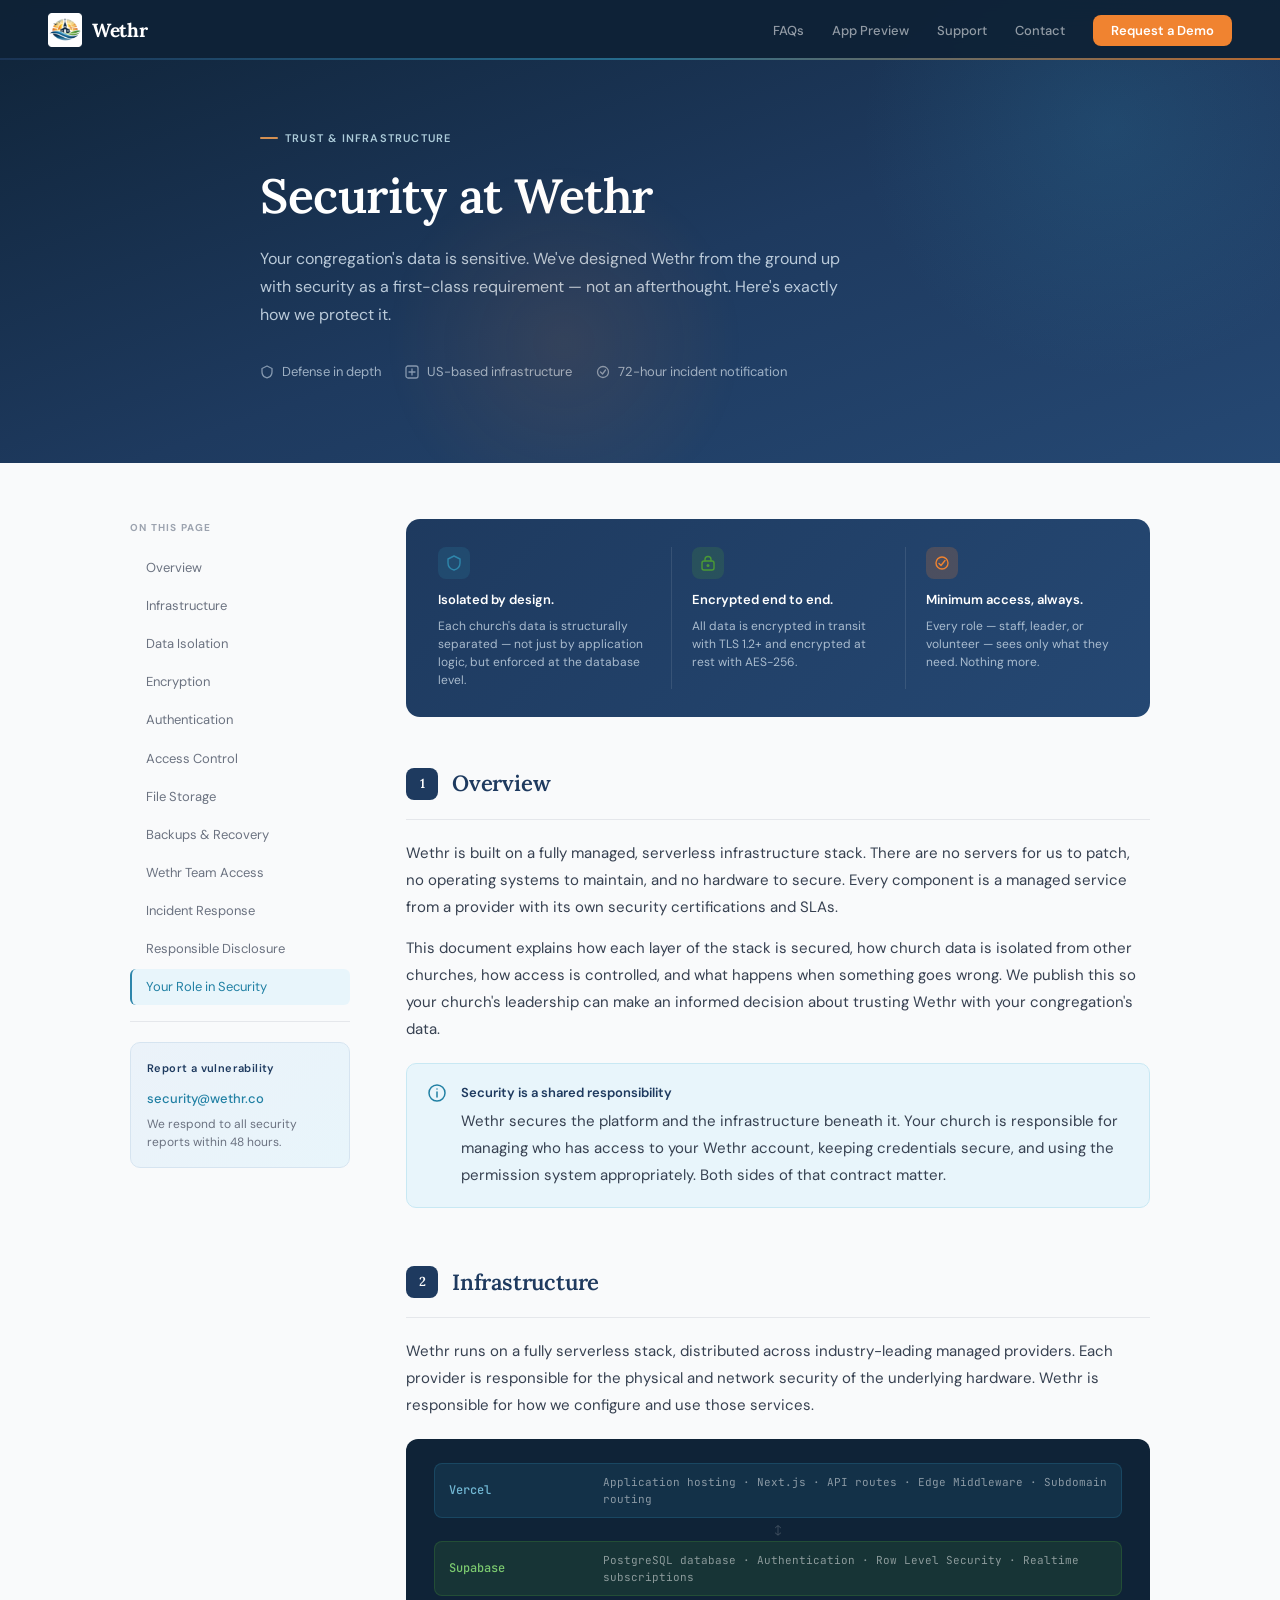
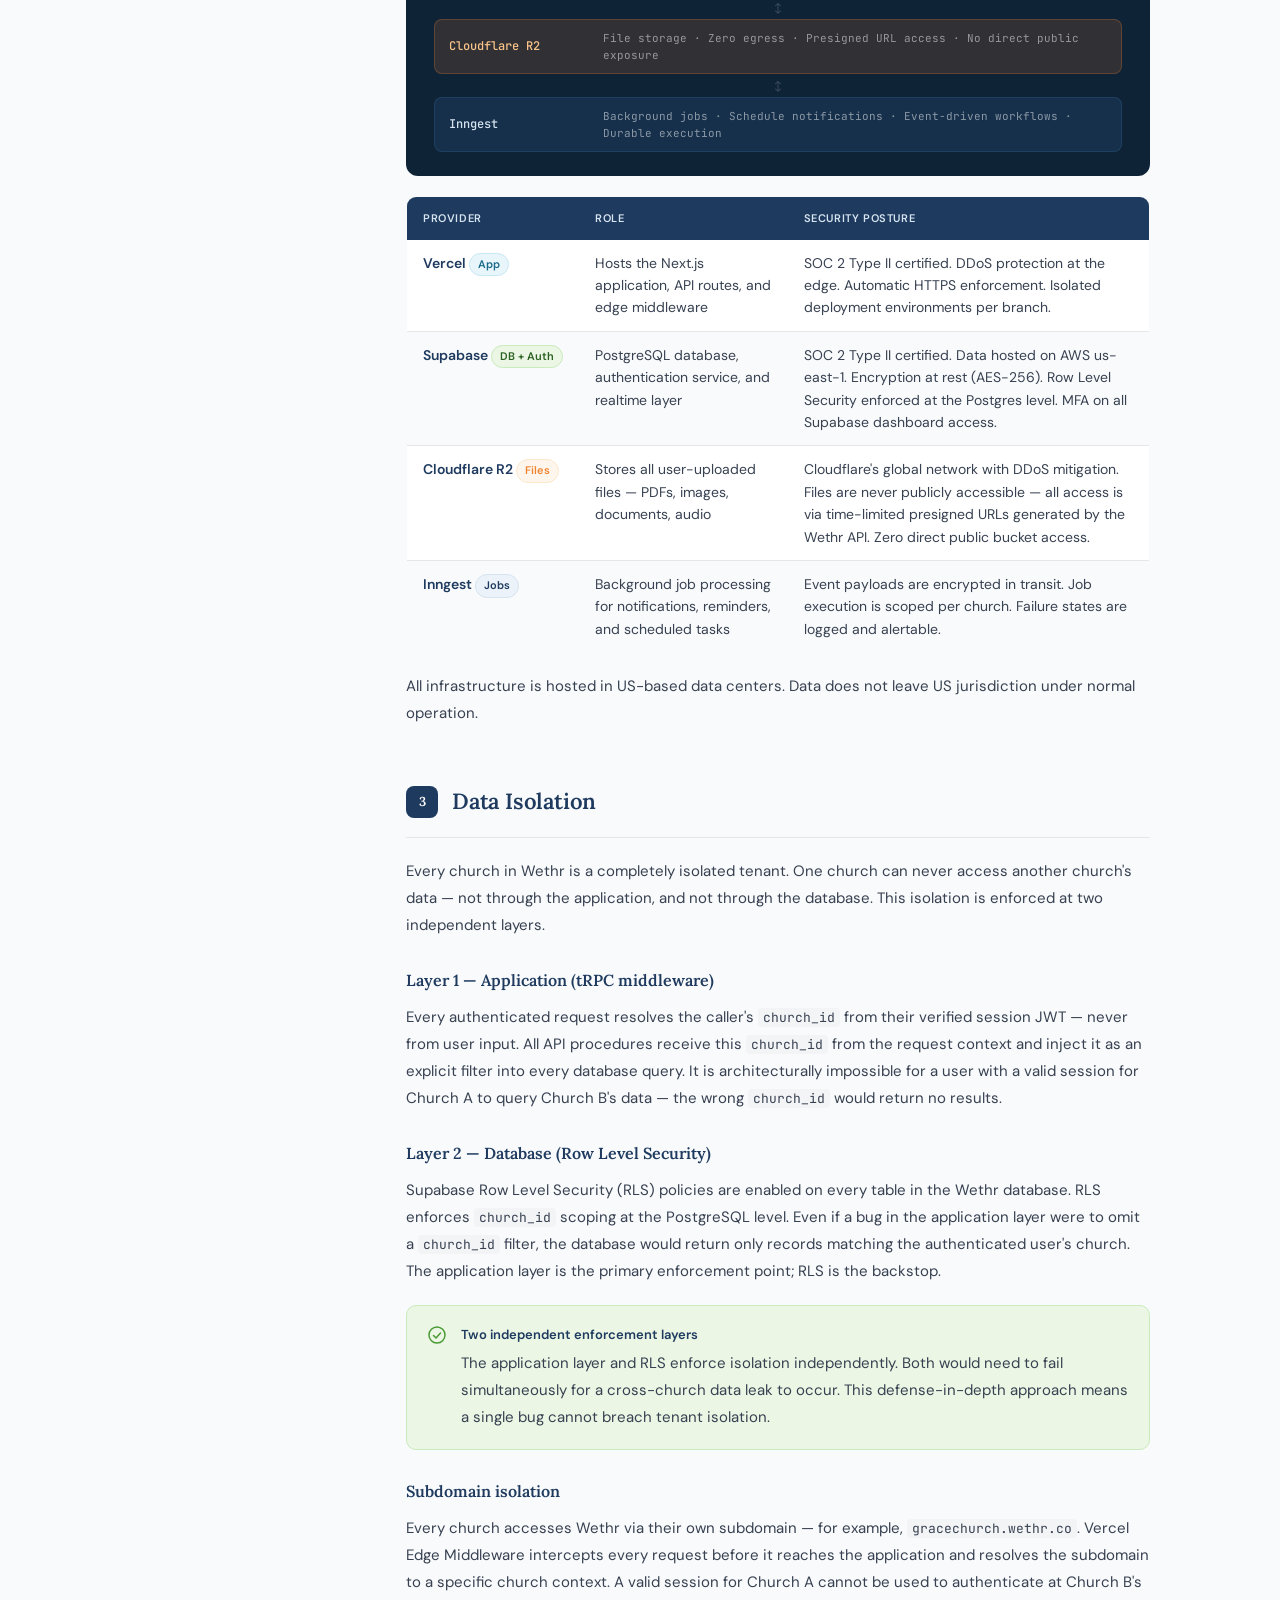
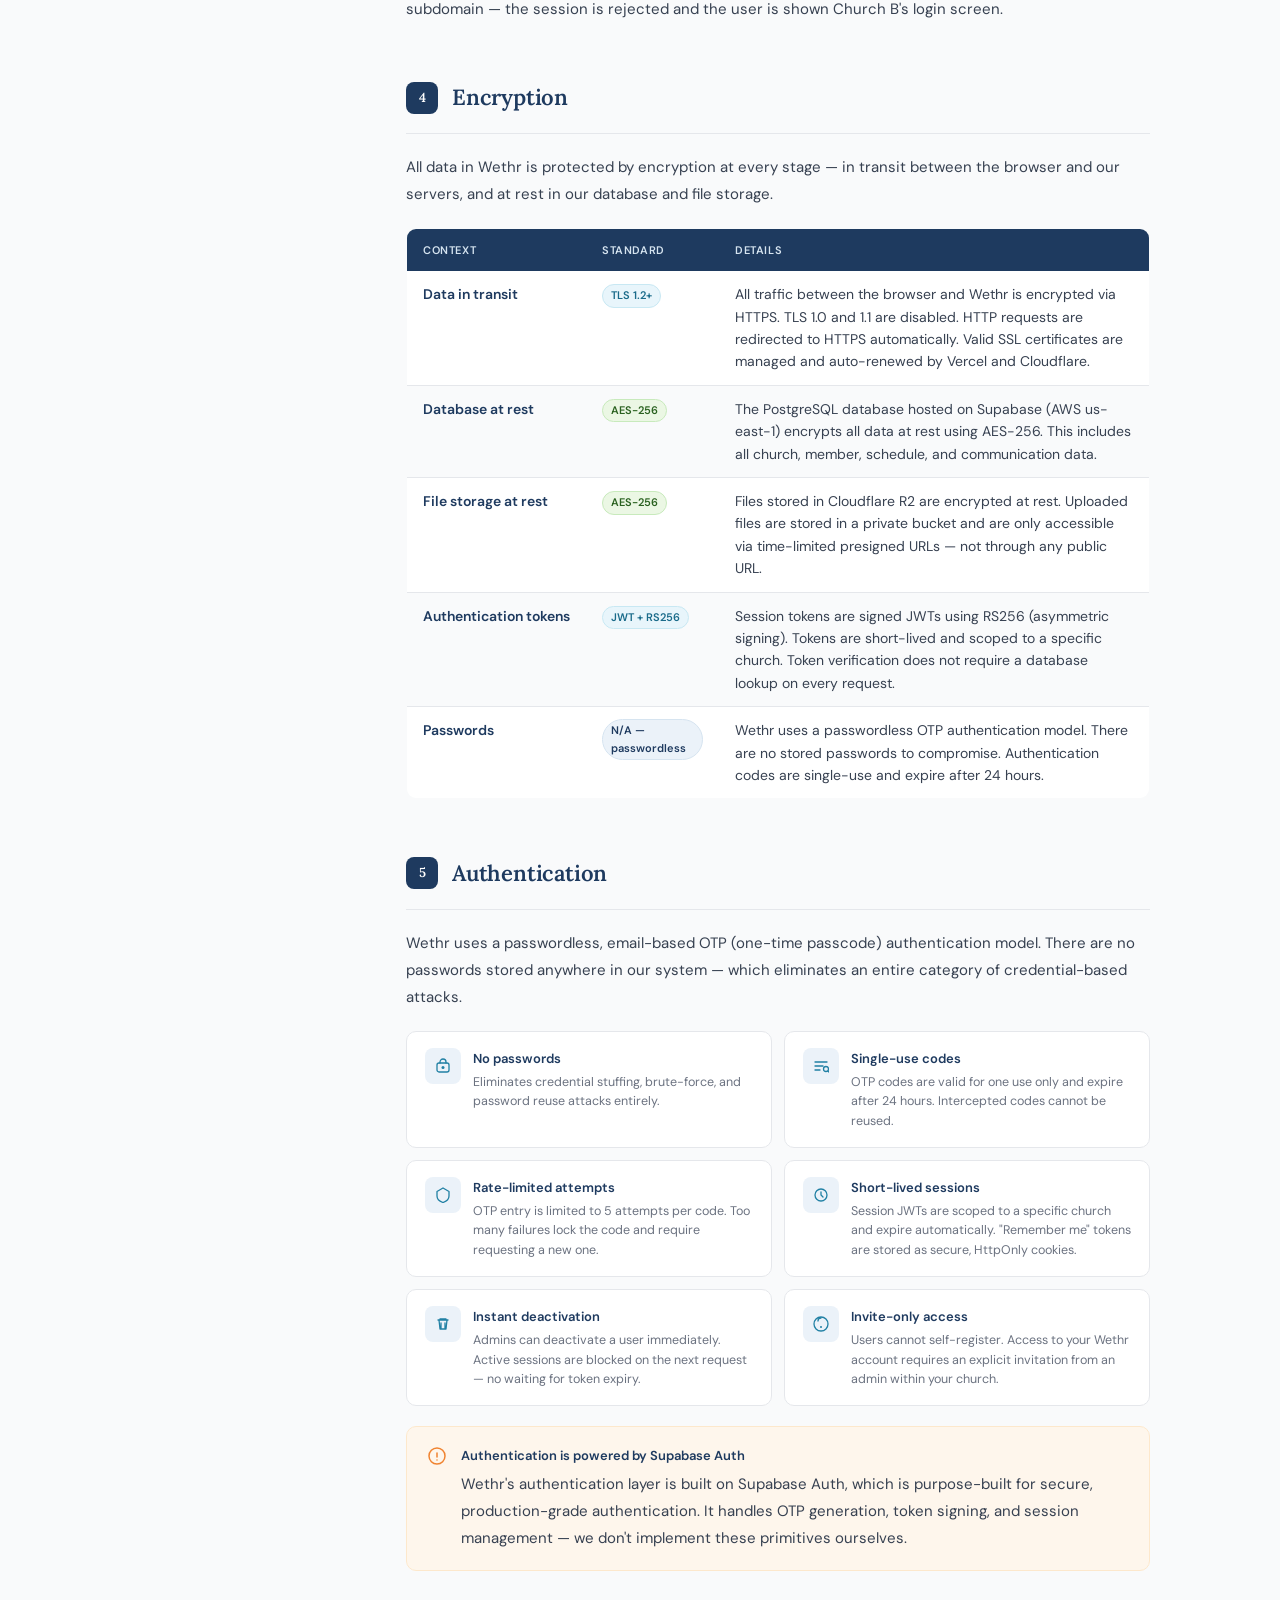
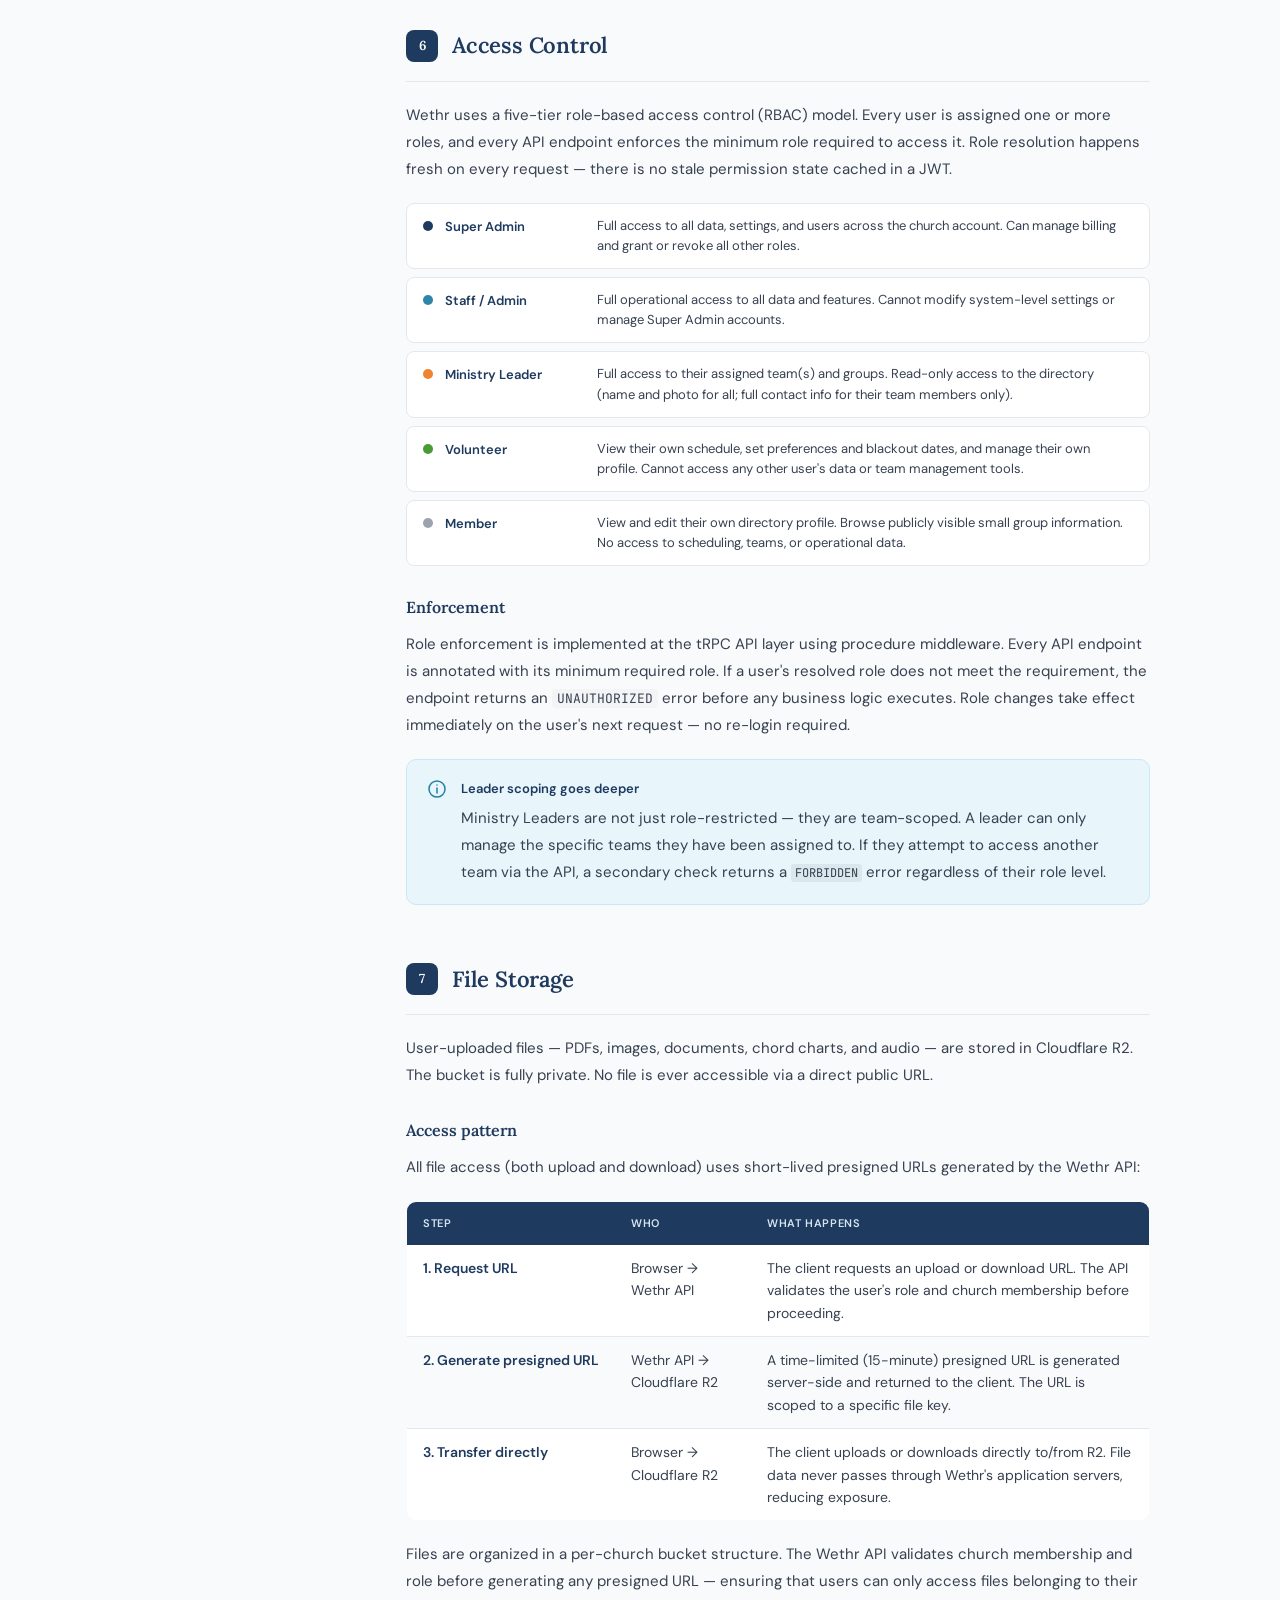
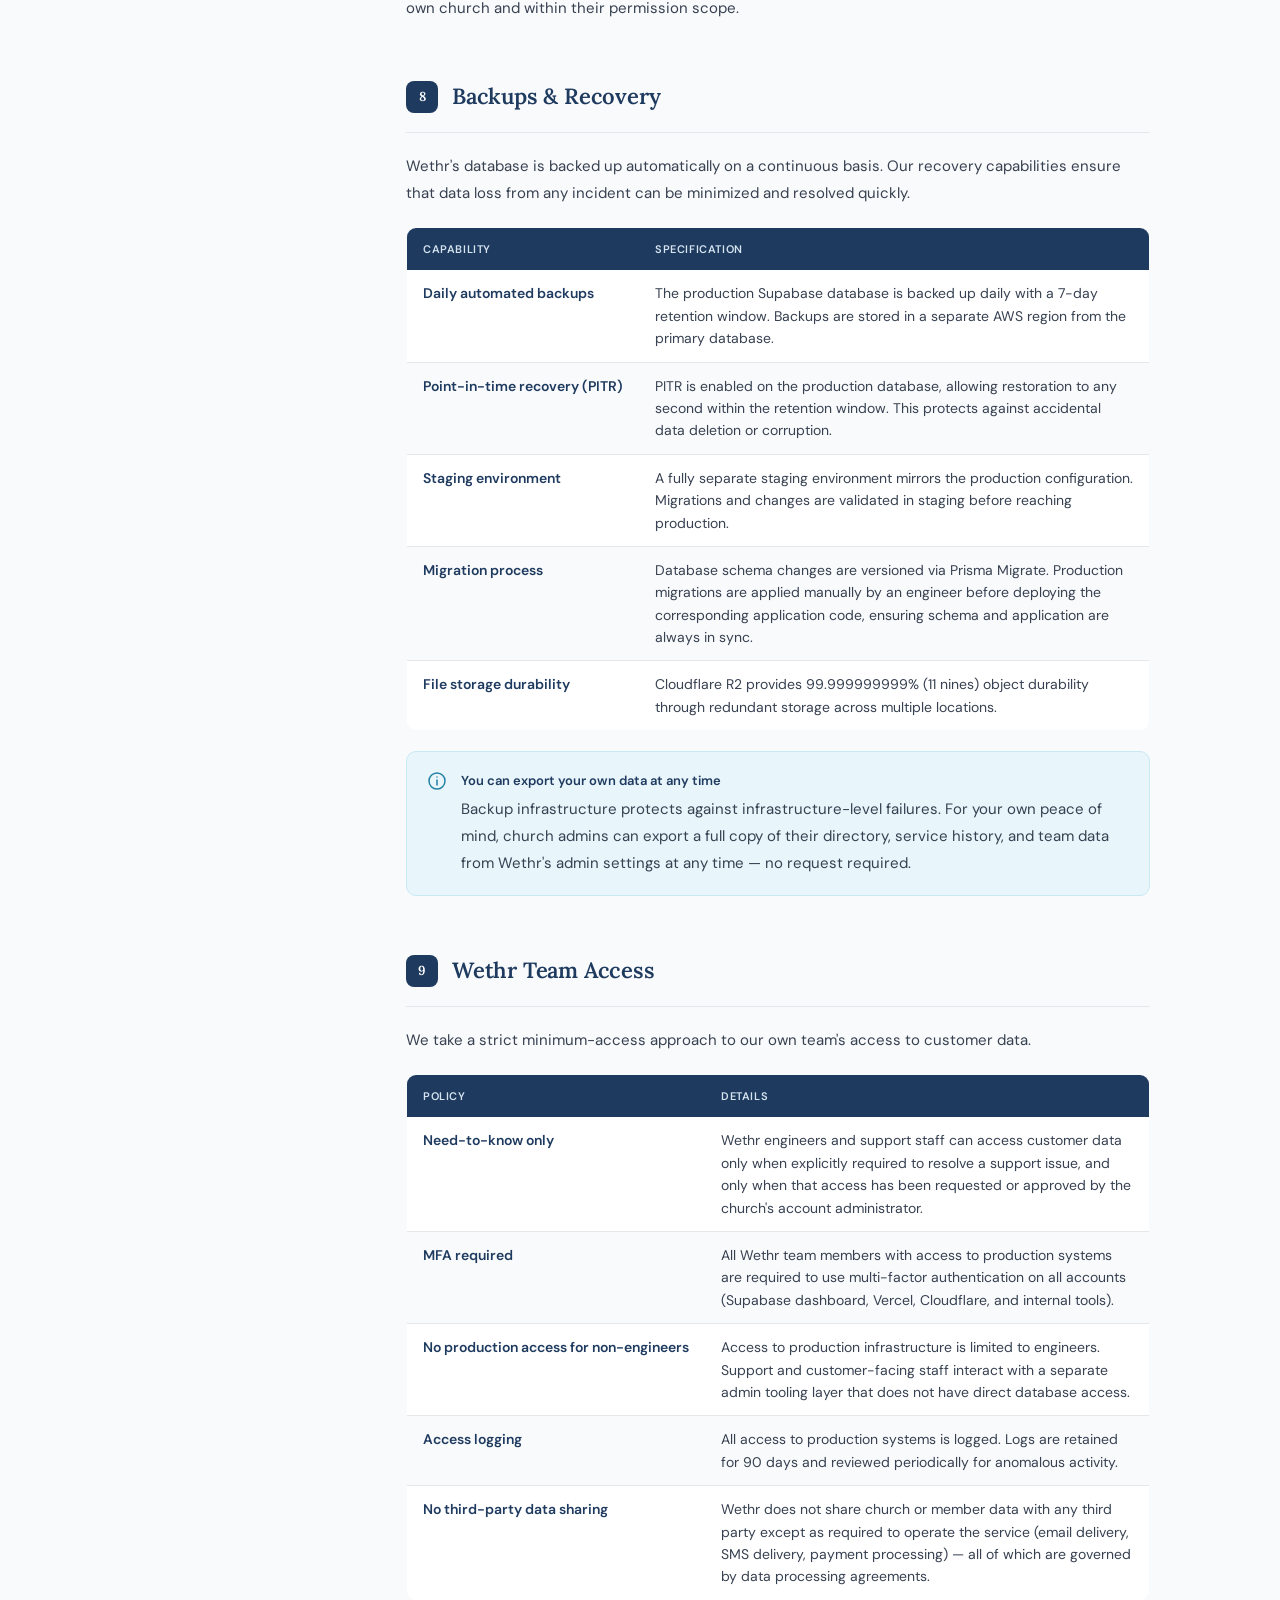
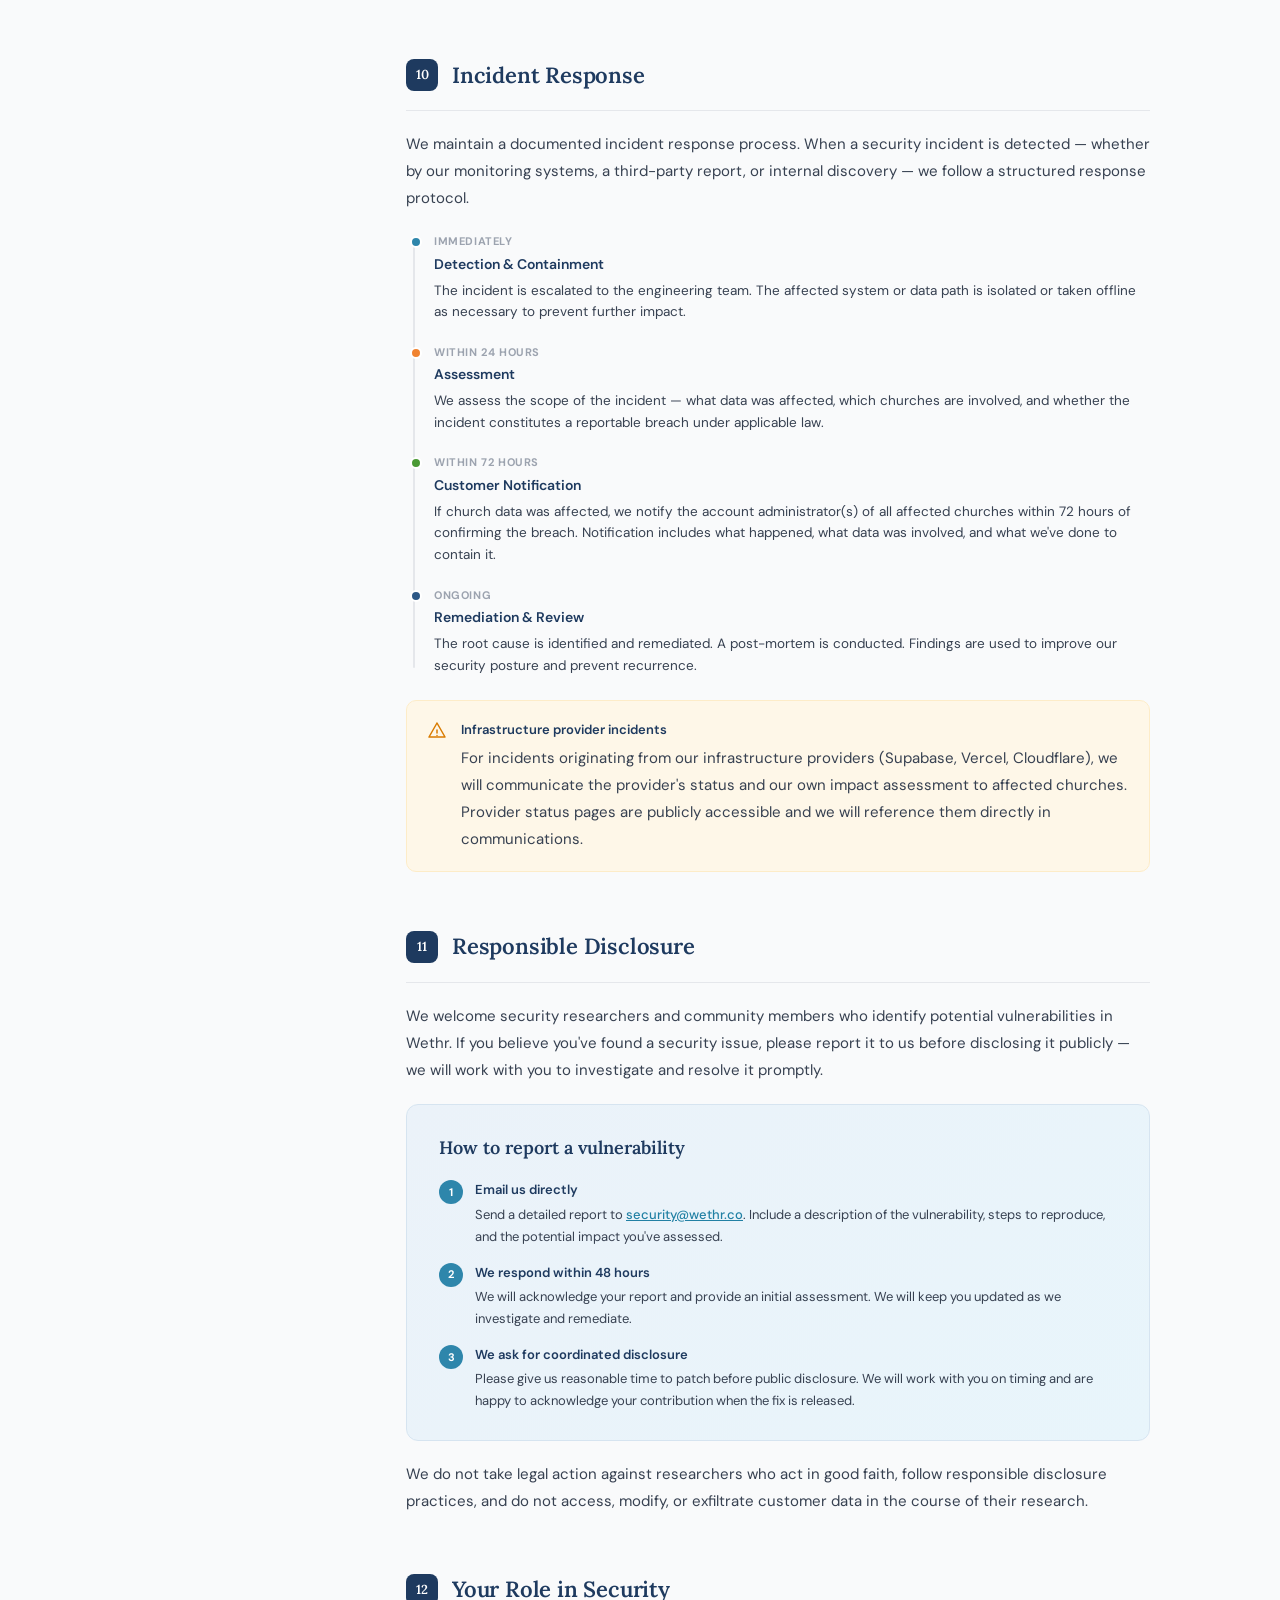
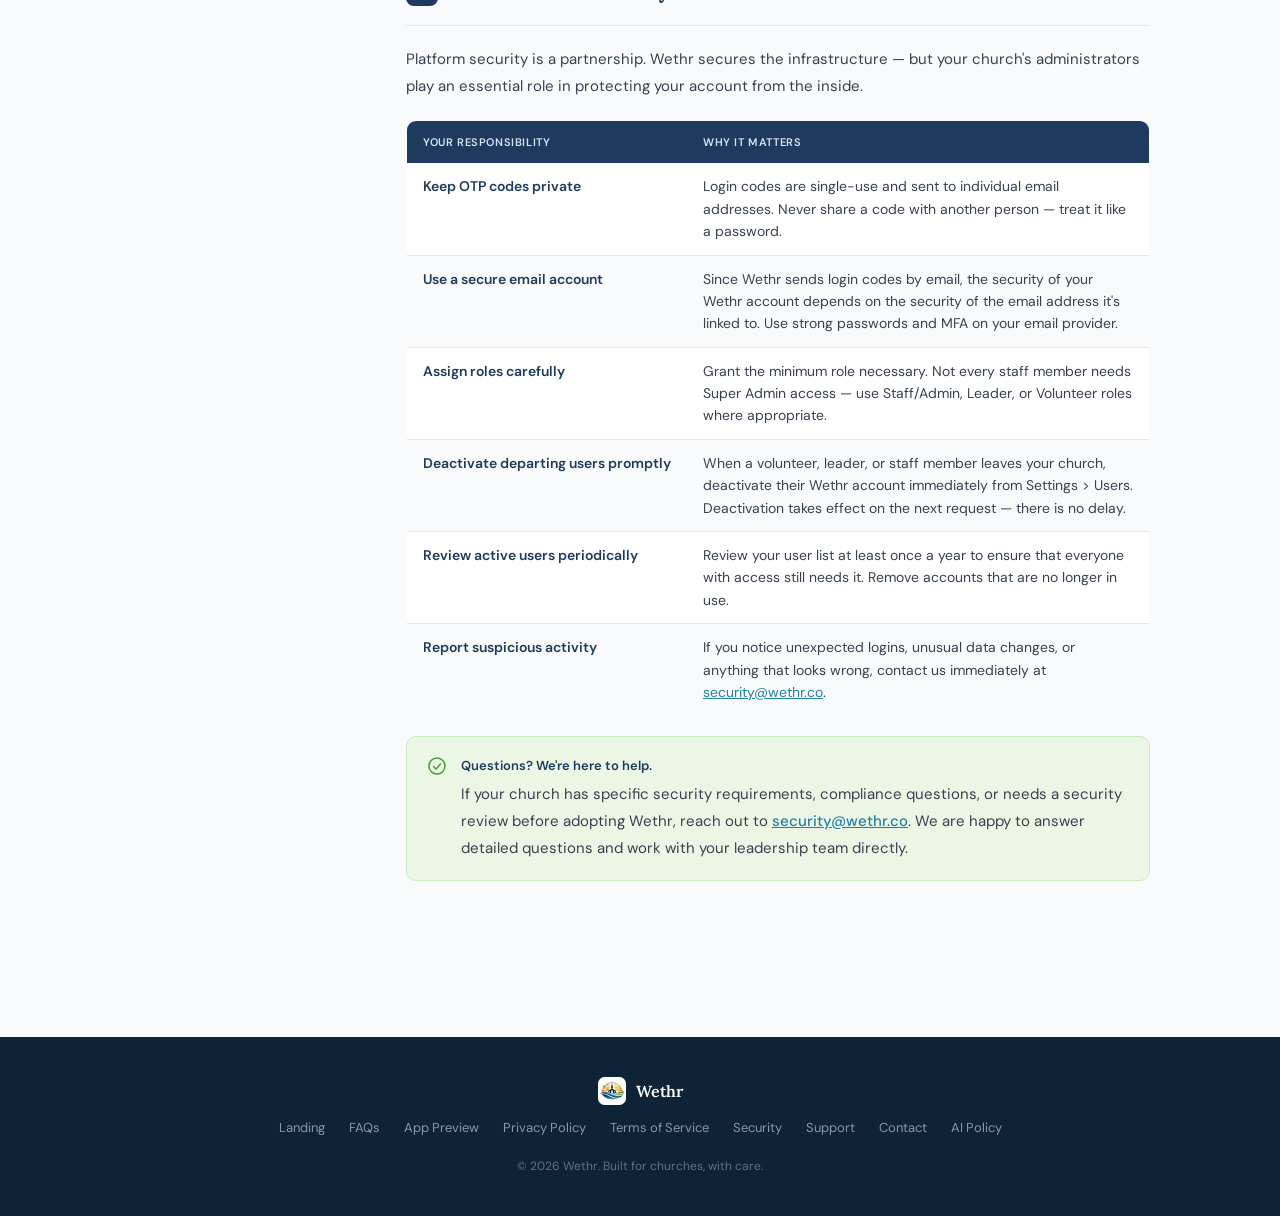
<file: security.html>
<!DOCTYPE html>
<html lang="en">
<head>
  <meta charset="UTF-8" />
  <meta name="viewport" content="width=device-width, initial-scale=1.0" />
  <title>Security — Wethr</title>
  <link rel="preconnect" href="https://fonts.googleapis.com" />
  <link rel="preconnect" href="https://fonts.gstatic.com" crossorigin />
  <link href="https://fonts.googleapis.com/css2?family=Lora:ital,wght@0,400;0,600;0,700;1,400;1,600&family=DM+Sans:wght@300;400;500;600;700&family=JetBrains+Mono:wght@400;500&display=swap" rel="stylesheet" />
  <link rel="stylesheet" href="shared.css" />
  <style>
    body { line-height: 1.7; min-height: 100vh; }

    /* ── HERO ── */
    .hero {
      background: linear-gradient(160deg, var(--navy-950) 0%, var(--navy-900) 55%, var(--navy-800) 100%);
      padding: 120px 40px 80px;
      position: relative;
      overflow: hidden;
    }

    .hero::before {
      content: '';
      position: absolute;
      top: -120px;
      right: -80px;
      width: 500px;
      height: 500px;
      background: radial-gradient(circle, rgba(46,134,171,0.18) 0%, transparent 70%);
      pointer-events: none;
    }

    .hero::after {
      content: '';
      position: absolute;
      bottom: -60px;
      left: 30%;
      width: 360px;
      height: 360px;
      background: radial-gradient(circle, rgba(240,131,48,0.10) 0%, transparent 70%);
      pointer-events: none;
    }

    .hero-inner {
      max-width: 760px;
      margin: 0 auto;
      position: relative;
      animation: fadeUp 0.5s ease both;
    }

    .hero-eyebrow {
      display: inline-flex;
      align-items: center;
      gap: 7px;
      font-size: 11px;
      font-weight: 600;
      letter-spacing: 1.2px;
      text-transform: uppercase;
      color: var(--cerulean-100);
      margin-bottom: 20px;
      opacity: 0.85;
    }

    .hero-eyebrow::before {
      content: '';
      display: inline-block;
      width: 18px;
      height: 2px;
      background: var(--sunrise-400);
      border-radius: 2px;
    }

    .hero h1 {
      font-family: 'Lora', serif;
      font-size: clamp(32px, 5vw, 48px);
      font-weight: 600;
      color: #fff;
      line-height: 1.2;
      margin-bottom: 20px;
      letter-spacing: -0.5px;
    }

    .hero p {
      font-size: 16px;
      color: var(--navy-100);
      opacity: 0.85;
      max-width: 580px;
      line-height: 1.75;
    }

    .hero-meta {
      margin-top: 32px;
      display: flex;
      gap: 24px;
      flex-wrap: wrap;
    }

    .hero-meta-item {
      display: flex;
      align-items: center;
      gap: 8px;
      font-size: 13px;
      color: var(--navy-100);
      opacity: 0.7;
    }

    .hero-meta-item svg { width: 14px; height: 14px; opacity: 0.8; }

    /* ── LAYOUT ── */
    .page-body {
      max-width: 1100px;
      margin: 0 auto;
      padding: 56px 40px 100px;
      display: grid;
      grid-template-columns: 220px 1fr;
      gap: 56px;
      align-items: start;
    }

    /* ── SIDEBAR TOC ── */
    .toc { position: sticky; top: 80px; }

    .toc-label {
      font-size: 10px;
      font-weight: 700;
      letter-spacing: 1.2px;
      text-transform: uppercase;
      color: var(--neutral-400);
      margin-bottom: 14px;
    }

    .toc-list { list-style: none; }
    .toc-list li + li { margin-top: 2px; }

    .toc-list a {
      display: block;
      padding: 7px 12px 7px 14px;
      font-size: 13px;
      color: var(--neutral-500);
      text-decoration: none;
      border-radius: 6px;
      border-left: 2px solid transparent;
      transition: all 0.15s;
    }

    .toc-list a:hover,
    .toc-list a.active {
      color: var(--cerulean-600);
      background: var(--cerulean-50);
      border-left-color: var(--cerulean-500);
    }

    .toc-divider {
      height: 1px;
      background: var(--neutral-200);
      margin: 16px 0;
    }

    .toc-contact-card {
      background: linear-gradient(135deg, var(--navy-50), var(--cerulean-50));
      border: 1px solid var(--navy-100);
      border-radius: 10px;
      padding: 16px;
      margin-top: 20px;
    }

    .toc-contact-card .label {
      font-size: 11px;
      font-weight: 600;
      color: var(--navy-900);
      letter-spacing: 0.4px;
      margin-bottom: 6px;
    }

    .toc-contact-card a {
      font-size: 13px;
      color: var(--cerulean-600);
      text-decoration: none;
      font-weight: 500;
    }

    .toc-contact-card a:hover { text-decoration: underline; }

    .toc-contact-card p {
      font-size: 12px;
      color: var(--neutral-500);
      margin-top: 4px;
      line-height: 1.5;
    }

    /* ── CONTENT ── */
    .content { min-width: 0; }

    /* Summary banner */
    .commitment-banner {
      background: linear-gradient(135deg, var(--navy-900), var(--navy-800));
      border-radius: 14px;
      padding: 28px 32px;
      margin-bottom: 48px;
      display: grid;
      grid-template-columns: 1fr 1fr 1fr;
      gap: 20px;
      animation: fadeUp 0.5s 0.1s ease both;
    }

    .commitment-item {
      display: flex;
      flex-direction: column;
      gap: 6px;
    }

    .commitment-item + .commitment-item {
      border-left: 1px solid rgba(255,255,255,0.1);
      padding-left: 20px;
    }

    .commitment-icon {
      width: 32px;
      height: 32px;
      border-radius: 8px;
      display: flex;
      align-items: center;
      justify-content: center;
      margin-bottom: 4px;
    }

    .commitment-icon.cerulean { background: rgba(46,134,171,0.2); }
    .commitment-icon.meadow   { background: rgba(74,154,53,0.2); }
    .commitment-icon.sunrise  { background: rgba(240,131,48,0.2); }
    .commitment-icon svg { width: 16px; height: 16px; }

    .commitment-title { font-size: 13px; font-weight: 600; color: #fff; }
    .commitment-desc  { font-size: 12px; color: var(--navy-100); opacity: 0.75; line-height: 1.5; }

    /* Section */
    .section {
      margin-bottom: 56px;
      scroll-margin-top: 84px;
      animation: fadeUp 0.4s ease both;
    }

    .section-header {
      display: flex;
      align-items: center;
      gap: 14px;
      margin-bottom: 20px;
      padding-bottom: 16px;
      border-bottom: 1px solid var(--neutral-200);
    }

    .section-number {
      width: 32px;
      height: 32px;
      background: var(--navy-900);
      border-radius: 8px;
      display: flex;
      align-items: center;
      justify-content: center;
      font-family: 'Lora', serif;
      font-size: 13px;
      font-weight: 600;
      color: #fff;
      flex-shrink: 0;
    }

    .section h2 {
      font-family: 'Lora', serif;
      font-size: 22px;
      font-weight: 600;
      color: var(--navy-900);
      letter-spacing: -0.2px;
    }

    .section p {
      font-size: 15px;
      line-height: 1.8;
      color: var(--neutral-700);
      margin-bottom: 14px;
    }

    .section p:last-child { margin-bottom: 0; }

    .section h3 {
      font-family: 'Lora', serif;
      font-size: 16px;
      font-weight: 600;
      color: var(--navy-900);
      margin: 28px 0 10px;
    }

    /* Callout */
    .callout {
      border-radius: 10px;
      padding: 18px 20px;
      margin: 20px 0;
      display: flex;
      gap: 14px;
      align-items: flex-start;
    }

    .callout.info    { background: var(--cerulean-50); border: 1px solid var(--cerulean-100); }
    .callout.success { background: var(--meadow-50);   border: 1px solid var(--meadow-100); }
    .callout.warm    { background: var(--sunrise-50);  border: 1px solid var(--sunrise-100); }
    .callout.caution { background: var(--amber-50);    border: 1px solid var(--amber-100); }

    .callout-icon { width: 20px; height: 20px; flex-shrink: 0; margin-top: 1px; }
    .callout.info    .callout-icon { color: var(--cerulean-600); }
    .callout.success .callout-icon { color: var(--meadow-500); }
    .callout.warm    .callout-icon { color: var(--sunrise-500); }
    .callout.caution .callout-icon { color: var(--amber-500); }

    .callout-body { flex: 1; }

    .callout-title {
      font-size: 13px;
      font-weight: 600;
      color: var(--navy-900);
      margin-bottom: 4px;
    }

    .callout-text {
      font-size: 13.5px;
      line-height: 1.65;
      color: var(--neutral-700);
      margin: 0 !important;
    }

    /* Data table */
    .data-table {
      width: 100%;
      border-collapse: collapse;
      font-size: 14px;
      margin: 20px 0;
      border-radius: 10px;
      overflow: hidden;
      border: 1px solid var(--neutral-200);
    }

    .data-table thead { background: var(--navy-900); }

    .data-table thead th {
      padding: 12px 16px;
      text-align: left;
      font-size: 11px;
      font-weight: 600;
      color: var(--navy-100);
      letter-spacing: 0.6px;
      text-transform: uppercase;
    }

    .data-table tbody tr {
      border-bottom: 1px solid var(--neutral-200);
      transition: background 0.1s;
    }

    .data-table tbody tr:last-child { border-bottom: none; }
    .data-table tbody tr:nth-child(odd)  { background: #fff; }
    .data-table tbody tr:nth-child(even) { background: var(--neutral-50); }
    .data-table tbody tr:hover { background: var(--cerulean-50); }

    .data-table td {
      padding: 12px 16px;
      vertical-align: top;
      color: var(--neutral-700);
      line-height: 1.6;
    }

    .data-table td:first-child {
      font-weight: 600;
      color: var(--navy-900);
      white-space: nowrap;
    }

    /* Feature / pillar cards */
    .rights-grid {
      display: grid;
      grid-template-columns: 1fr 1fr;
      gap: 12px;
      margin: 20px 0;
    }

    .right-card {
      background: #fff;
      border: 1px solid var(--neutral-200);
      border-radius: 10px;
      padding: 16px 18px;
      display: flex;
      gap: 12px;
      align-items: flex-start;
      transition: box-shadow 0.15s;
    }

    .right-card:hover { box-shadow: 0 2px 12px rgba(30,58,95,0.08); }

    .right-card-icon {
      width: 36px;
      height: 36px;
      border-radius: 8px;
      background: var(--navy-50);
      display: flex;
      align-items: center;
      justify-content: center;
      flex-shrink: 0;
    }

    .right-card-icon svg { width: 16px; height: 16px; color: var(--cerulean-600); }
    .right-card-title { font-size: 13px; font-weight: 600; color: var(--navy-900); margin-bottom: 3px; }
    .right-card-desc  { font-size: 12.5px; color: var(--neutral-500); line-height: 1.55; }

    /* Badge */
    .badge {
      display: inline-block;
      font-size: 11px;
      font-weight: 600;
      padding: 2px 8px;
      border-radius: 99px;
    }

    .badge.blue   { background: var(--cerulean-50); color: var(--cerulean-700); border: 1px solid var(--cerulean-100); }
    .badge.green  { background: var(--meadow-50);   color: var(--meadow-700);   border: 1px solid var(--meadow-100); }
    .badge.warm   { background: var(--sunrise-50);  color: var(--sunrise-500);  border: 1px solid var(--sunrise-100); }
    .badge.navy   { background: var(--navy-50);     color: var(--navy-900);     border: 1px solid var(--navy-100); }
    .badge.amber  { background: var(--amber-50);    color: var(--amber-700);    border: 1px solid var(--amber-100); }

    /* Role badge strip */
    .role-strip {
      display: flex;
      flex-direction: column;
      gap: 8px;
      margin: 20px 0;
    }

    .role-row {
      display: flex;
      align-items: flex-start;
      gap: 12px;
      background: #fff;
      border: 1px solid var(--neutral-200);
      border-radius: 8px;
      padding: 12px 16px;
    }

    .role-dot {
      width: 10px;
      height: 10px;
      border-radius: 50%;
      flex-shrink: 0;
      margin-top: 5px;
    }

    .role-name {
      font-size: 13px;
      font-weight: 600;
      color: var(--navy-900);
      min-width: 140px;
    }

    .role-access {
      font-size: 13px;
      color: var(--neutral-700);
      line-height: 1.55;
    }

    /* Stack diagram */
    .stack-diagram {
      background: var(--navy-950);
      border-radius: 12px;
      padding: 24px 28px;
      margin: 20px 0;
      font-family: 'JetBrains Mono', monospace;
    }

    .stack-layer {
      display: flex;
      align-items: center;
      gap: 14px;
      padding: 10px 14px;
      border-radius: 8px;
      margin-bottom: 4px;
    }

    .stack-layer:last-child { margin-bottom: 0; }

    .stack-layer.cerulean { background: rgba(46,134,171,0.15); border: 1px solid rgba(46,134,171,0.25); }
    .stack-layer.meadow   { background: rgba(74,154,53,0.15);  border: 1px solid rgba(74,154,53,0.25); }
    .stack-layer.sunrise  { background: rgba(240,131,48,0.15); border: 1px solid rgba(240,131,48,0.25); }
    .stack-layer.navy-mid { background: rgba(45,88,134,0.25);  border: 1px solid rgba(45,88,134,0.4); }

    .stack-provider {
      font-size: 12px;
      font-weight: 500;
      min-width: 140px;
    }

    .stack-layer.cerulean .stack-provider { color: #72B8D4; }
    .stack-layer.meadow   .stack-provider { color: #7BC96F; }
    .stack-layer.sunrise  .stack-provider { color: #FAC48A; }
    .stack-layer.navy-mid .stack-provider { color: var(--navy-100); }

    .stack-desc {
      font-size: 11px;
      color: rgba(255,255,255,0.5);
      line-height: 1.5;
    }

    .stack-connector {
      text-align: center;
      font-size: 10px;
      color: rgba(255,255,255,0.2);
      margin: 2px 0;
      letter-spacing: 1px;
    }

    /* Incident timeline */
    .timeline {
      margin: 20px 0;
      position: relative;
      padding-left: 28px;
    }

    .timeline::before {
      content: '';
      position: absolute;
      left: 7px;
      top: 8px;
      bottom: 8px;
      width: 2px;
      background: var(--neutral-200);
      border-radius: 2px;
    }

    .timeline-item {
      position: relative;
      margin-bottom: 20px;
    }

    .timeline-item:last-child { margin-bottom: 0; }

    .timeline-dot {
      position: absolute;
      left: -24px;
      top: 4px;
      width: 12px;
      height: 12px;
      border-radius: 50%;
      border: 2px solid #fff;
    }

    .timeline-dot.blue   { background: var(--cerulean-500); }
    .timeline-dot.green  { background: var(--meadow-500); }
    .timeline-dot.orange { background: var(--sunrise-500); }
    .timeline-dot.navy   { background: var(--navy-700); }

    .timeline-label {
      font-size: 11px;
      font-weight: 700;
      letter-spacing: 0.6px;
      text-transform: uppercase;
      color: var(--neutral-400);
      margin-bottom: 2px;
    }

    .timeline-title {
      font-size: 14px;
      font-weight: 600;
      color: var(--navy-900);
      margin-bottom: 3px;
    }

    .timeline-desc {
      font-size: 13.5px;
      color: var(--neutral-700);
      line-height: 1.6;
    }

    /* Responsive */
    @media (max-width: 900px) {
      .page-body { grid-template-columns: 1fr; padding: 36px 20px 60px; gap: 0; }
      .toc { display: none; }
      .hero { padding: 48px 20px 56px; }
      .commitment-banner { grid-template-columns: 1fr; padding: 20px; }
      .commitment-item + .commitment-item { border-left: none; padding-left: 0; border-top: 1px solid rgba(255,255,255,0.1); padding-top: 16px; }
      .rights-grid { grid-template-columns: 1fr; }
      .role-name { min-width: 100px; }
      .stack-provider { min-width: 100px; }
    }

    @keyframes fadeUp {
      from { opacity: 0; transform: translateY(16px); }
      to   { opacity: 1; transform: translateY(0); }
    }
  </style>
</head>
<body>

  <!-- NAV -->
  <nav>
    <a href="index.html" class="nav-brand">
      <img src="./wethr_logo-192.png" alt="Wethr" class="nav-logo">
      <span class="nav-wordmark">Wethr</span>
    </a>
    <ul class="nav-links">
      <li><a href="faq.html">FAQs</a></li>
      <li><a href="preview.html">App Preview</a></li>
      <li><a href="support.html">Support</a></li>
      <li><a href="contact.html">Contact</a></li>
      <li><a href="mailto:hello@wethr.co" class="nav-cta">Request a Demo</a></li>
    </ul>
  </nav>

  <!-- HERO -->
  <div class="hero">
    <div class="hero-inner">
      <div class="hero-eyebrow">Trust &amp; Infrastructure</div>
      <h1>Security at Wethr</h1>
      <p>Your congregation's data is sensitive. We've designed Wethr from the ground up with security as a first-class requirement — not an afterthought. Here's exactly how we protect it.</p>
      <div class="hero-meta">
        <div class="hero-meta-item">
          <svg viewBox="0 0 14 14" fill="none"><path d="M7 1L2 3.5V7c0 2.8 2 5.2 5 5.9C10 12.2 12 9.8 12 7V3.5L7 1z" stroke="currentColor" stroke-width="1.3" stroke-linejoin="round"/></svg>
          Defense in depth
        </div>
        <div class="hero-meta-item">
          <svg viewBox="0 0 14 14" fill="none"><rect x="1" y="1" width="12" height="12" rx="2" stroke="currentColor" stroke-width="1.3"/><path d="M4 7h6M7 4v6" stroke="currentColor" stroke-width="1.3" stroke-linecap="round"/></svg>
          US-based infrastructure
        </div>
        <div class="hero-meta-item">
          <svg viewBox="0 0 14 14" fill="none"><circle cx="7" cy="7" r="5.5" stroke="currentColor" stroke-width="1.3"/><path d="M4.5 7l2 2 3-4" stroke="currentColor" stroke-width="1.3" stroke-linecap="round" stroke-linejoin="round"/></svg>
          72-hour incident notification
        </div>
      </div>
    </div>
  </div>

  <!-- MAIN -->
  <div class="page-body">

    <!-- SIDEBAR TOC -->
    <aside class="toc">
      <div class="toc-label">On this page</div>
      <ul class="toc-list">
        <li><a href="#overview" class="active">Overview</a></li>
        <li><a href="#infrastructure">Infrastructure</a></li>
        <li><a href="#data-isolation">Data Isolation</a></li>
        <li><a href="#encryption">Encryption</a></li>
        <li><a href="#authentication">Authentication</a></li>
        <li><a href="#access-control">Access Control</a></li>
        <li><a href="#file-storage">File Storage</a></li>
        <li><a href="#backups">Backups &amp; Recovery</a></li>
        <li><a href="#team-access">Wethr Team Access</a></li>
        <li><a href="#incident-response">Incident Response</a></li>
        <li><a href="#responsible-disclosure">Responsible Disclosure</a></li>
        <li><a href="#your-role">Your Role in Security</a></li>
      </ul>

      <div class="toc-divider"></div>

      <div class="toc-contact-card">
        <div class="label">Report a vulnerability</div>
        <a href="mailto:security@wethr.co">security@wethr.co</a>
        <p>We respond to all security reports within 48 hours.</p>
      </div>
    </aside>

    <!-- CONTENT -->
    <main class="content">

      <!-- Commitment banner -->
      <div class="commitment-banner">
        <div class="commitment-item">
          <div class="commitment-icon cerulean">
            <svg viewBox="0 0 16 16" fill="none"><path d="M8 1L2 4v4c0 3.3 2.5 6.1 6 7 3.5-.9 6-3.7 6-7V4L8 1z" stroke="#2E86AB" stroke-width="1.4" stroke-linejoin="round"/></svg>
          </div>
          <div class="commitment-title">Isolated by design.</div>
          <div class="commitment-desc">Each church's data is structurally separated — not just by application logic, but enforced at the database level.</div>
        </div>
        <div class="commitment-item">
          <div class="commitment-icon meadow">
            <svg viewBox="0 0 16 16" fill="none"><rect x="2" y="6" width="12" height="9" rx="2" stroke="#4A9A35" stroke-width="1.4"/><path d="M5 6V4.5a3 3 0 016 0V6" stroke="#4A9A35" stroke-width="1.4" stroke-linecap="round"/><circle cx="8" cy="10.5" r="1.5" fill="#4A9A35"/></svg>
          </div>
          <div class="commitment-title">Encrypted end to end.</div>
          <div class="commitment-desc">All data is encrypted in transit with TLS 1.2+ and encrypted at rest with AES-256.</div>
        </div>
        <div class="commitment-item">
          <div class="commitment-icon sunrise">
            <svg viewBox="0 0 16 16" fill="none"><circle cx="8" cy="8" r="6" stroke="#F08330" stroke-width="1.4"/><path d="M5 8.5l2 2 4-5" stroke="#F08330" stroke-width="1.4" stroke-linecap="round" stroke-linejoin="round"/></svg>
          </div>
          <div class="commitment-title">Minimum access, always.</div>
          <div class="commitment-desc">Every role — staff, leader, or volunteer — sees only what they need. Nothing more.</div>
        </div>
      </div>

      <!-- 1. Overview -->
      <section class="section" id="overview">
        <div class="section-header">
          <div class="section-number">1</div>
          <h2>Overview</h2>
        </div>
        <p>Wethr is built on a fully managed, serverless infrastructure stack. There are no servers for us to patch, no operating systems to maintain, and no hardware to secure. Every component is a managed service from a provider with its own security certifications and SLAs.</p>
        <p>This document explains how each layer of the stack is secured, how church data is isolated from other churches, how access is controlled, and what happens when something goes wrong. We publish this so your church's leadership can make an informed decision about trusting Wethr with your congregation's data.</p>
        <div class="callout info">
          <svg class="callout-icon" viewBox="0 0 20 20" fill="none"><circle cx="10" cy="10" r="8" stroke="currentColor" stroke-width="1.5"/><path d="M10 9v5m0-8h.01" stroke="currentColor" stroke-width="1.5" stroke-linecap="round"/></svg>
          <div class="callout-body">
            <div class="callout-title">Security is a shared responsibility</div>
            <p class="callout-text">Wethr secures the platform and the infrastructure beneath it. Your church is responsible for managing who has access to your Wethr account, keeping credentials secure, and using the permission system appropriately. Both sides of that contract matter.</p>
          </div>
        </div>
      </section>

      <!-- 2. Infrastructure -->
      <section class="section" id="infrastructure">
        <div class="section-header">
          <div class="section-number">2</div>
          <h2>Infrastructure</h2>
        </div>
        <p>Wethr runs on a fully serverless stack, distributed across industry-leading managed providers. Each provider is responsible for the physical and network security of the underlying hardware. Wethr is responsible for how we configure and use those services.</p>

        <div class="stack-diagram">
          <div class="stack-layer cerulean">
            <span class="stack-provider">Vercel</span>
            <span class="stack-desc">Application hosting · Next.js · API routes · Edge Middleware · Subdomain routing</span>
          </div>
          <div class="stack-connector">↕</div>
          <div class="stack-layer meadow">
            <span class="stack-provider">Supabase</span>
            <span class="stack-desc">PostgreSQL database · Authentication · Row Level Security · Realtime subscriptions</span>
          </div>
          <div class="stack-connector">↕</div>
          <div class="stack-layer sunrise">
            <span class="stack-provider">Cloudflare R2</span>
            <span class="stack-desc">File storage · Zero egress · Presigned URL access · No direct public exposure</span>
          </div>
          <div class="stack-connector">↕</div>
          <div class="stack-layer navy-mid">
            <span class="stack-provider">Inngest</span>
            <span class="stack-desc">Background jobs · Schedule notifications · Event-driven workflows · Durable execution</span>
          </div>
        </div>

        <table class="data-table">
          <thead>
            <tr>
              <th>Provider</th>
              <th>Role</th>
              <th>Security posture</th>
            </tr>
          </thead>
          <tbody>
            <tr>
              <td>Vercel <span class="badge blue">App</span></td>
              <td>Hosts the Next.js application, API routes, and edge middleware</td>
              <td>SOC 2 Type II certified. DDoS protection at the edge. Automatic HTTPS enforcement. Isolated deployment environments per branch.</td>
            </tr>
            <tr>
              <td>Supabase <span class="badge green">DB + Auth</span></td>
              <td>PostgreSQL database, authentication service, and realtime layer</td>
              <td>SOC 2 Type II certified. Data hosted on AWS us-east-1. Encryption at rest (AES-256). Row Level Security enforced at the Postgres level. MFA on all Supabase dashboard access.</td>
            </tr>
            <tr>
              <td>Cloudflare R2 <span class="badge warm">Files</span></td>
              <td>Stores all user-uploaded files — PDFs, images, documents, audio</td>
              <td>Cloudflare's global network with DDoS mitigation. Files are never publicly accessible — all access is via time-limited presigned URLs generated by the Wethr API. Zero direct public bucket access.</td>
            </tr>
            <tr>
              <td>Inngest <span class="badge navy">Jobs</span></td>
              <td>Background job processing for notifications, reminders, and scheduled tasks</td>
              <td>Event payloads are encrypted in transit. Job execution is scoped per church. Failure states are logged and alertable.</td>
            </tr>
          </tbody>
        </table>

        <p>All infrastructure is hosted in US-based data centers. Data does not leave US jurisdiction under normal operation.</p>
      </section>

      <!-- 3. Data Isolation -->
      <section class="section" id="data-isolation">
        <div class="section-header">
          <div class="section-number">3</div>
          <h2>Data Isolation</h2>
        </div>
        <p>Every church in Wethr is a completely isolated tenant. One church can never access another church's data — not through the application, and not through the database. This isolation is enforced at two independent layers.</p>

        <h3>Layer 1 — Application (tRPC middleware)</h3>
        <p>Every authenticated request resolves the caller's <code style="font-family: 'JetBrains Mono', monospace; font-size: 13px; background: var(--neutral-100); padding: 1px 5px; border-radius: 4px;">church_id</code> from their verified session JWT — never from user input. All API procedures receive this <code style="font-family: 'JetBrains Mono', monospace; font-size: 13px; background: var(--neutral-100); padding: 1px 5px; border-radius: 4px;">church_id</code> from the request context and inject it as an explicit filter into every database query. It is architecturally impossible for a user with a valid session for Church A to query Church B's data — the wrong <code style="font-family: 'JetBrains Mono', monospace; font-size: 13px; background: var(--neutral-100); padding: 1px 5px; border-radius: 4px;">church_id</code> would return no results.</p>

        <h3>Layer 2 — Database (Row Level Security)</h3>
        <p>Supabase Row Level Security (RLS) policies are enabled on every table in the Wethr database. RLS enforces <code style="font-family: 'JetBrains Mono', monospace; font-size: 13px; background: var(--neutral-100); padding: 1px 5px; border-radius: 4px;">church_id</code> scoping at the PostgreSQL level. Even if a bug in the application layer were to omit a <code style="font-family: 'JetBrains Mono', monospace; font-size: 13px; background: var(--neutral-100); padding: 1px 5px; border-radius: 4px;">church_id</code> filter, the database would return only records matching the authenticated user's church. The application layer is the primary enforcement point; RLS is the backstop.</p>

        <div class="callout success">
          <svg class="callout-icon" viewBox="0 0 20 20" fill="none"><circle cx="10" cy="10" r="8" stroke="currentColor" stroke-width="1.5"/><path d="M6.5 10.5l2.5 2.5 4.5-5" stroke="currentColor" stroke-width="1.5" stroke-linecap="round" stroke-linejoin="round"/></svg>
          <div class="callout-body">
            <div class="callout-title">Two independent enforcement layers</div>
            <p class="callout-text">The application layer and RLS enforce isolation independently. Both would need to fail simultaneously for a cross-church data leak to occur. This defense-in-depth approach means a single bug cannot breach tenant isolation.</p>
          </div>
        </div>

        <h3>Subdomain isolation</h3>
        <p>Every church accesses Wethr via their own subdomain — for example, <code style="font-family: 'JetBrains Mono', monospace; font-size: 13px; background: var(--neutral-100); padding: 1px 5px; border-radius: 4px;">gracechurch.wethr.co</code>. Vercel Edge Middleware intercepts every request before it reaches the application and resolves the subdomain to a specific church context. A valid session for Church A cannot be used to authenticate at Church B's subdomain — the session is rejected and the user is shown Church B's login screen.</p>
      </section>

      <!-- 4. Encryption -->
      <section class="section" id="encryption">
        <div class="section-header">
          <div class="section-number">4</div>
          <h2>Encryption</h2>
        </div>
        <p>All data in Wethr is protected by encryption at every stage — in transit between the browser and our servers, and at rest in our database and file storage.</p>
        <table class="data-table">
          <thead>
            <tr>
              <th>Context</th>
              <th>Standard</th>
              <th>Details</th>
            </tr>
          </thead>
          <tbody>
            <tr>
              <td>Data in transit</td>
              <td><span class="badge blue">TLS 1.2+</span></td>
              <td>All traffic between the browser and Wethr is encrypted via HTTPS. TLS 1.0 and 1.1 are disabled. HTTP requests are redirected to HTTPS automatically. Valid SSL certificates are managed and auto-renewed by Vercel and Cloudflare.</td>
            </tr>
            <tr>
              <td>Database at rest</td>
              <td><span class="badge green">AES-256</span></td>
              <td>The PostgreSQL database hosted on Supabase (AWS us-east-1) encrypts all data at rest using AES-256. This includes all church, member, schedule, and communication data.</td>
            </tr>
            <tr>
              <td>File storage at rest</td>
              <td><span class="badge green">AES-256</span></td>
              <td>Files stored in Cloudflare R2 are encrypted at rest. Uploaded files are stored in a private bucket and are only accessible via time-limited presigned URLs — not through any public URL.</td>
            </tr>
            <tr>
              <td>Authentication tokens</td>
              <td><span class="badge blue">JWT + RS256</span></td>
              <td>Session tokens are signed JWTs using RS256 (asymmetric signing). Tokens are short-lived and scoped to a specific church. Token verification does not require a database lookup on every request.</td>
            </tr>
            <tr>
              <td>Passwords</td>
              <td><span class="badge navy">N/A — passwordless</span></td>
              <td>Wethr uses a passwordless OTP authentication model. There are no stored passwords to compromise. Authentication codes are single-use and expire after 24 hours.</td>
            </tr>
          </tbody>
        </table>
      </section>

      <!-- 5. Authentication -->
      <section class="section" id="authentication">
        <div class="section-header">
          <div class="section-number">5</div>
          <h2>Authentication</h2>
        </div>
        <p>Wethr uses a passwordless, email-based OTP (one-time passcode) authentication model. There are no passwords stored anywhere in our system — which eliminates an entire category of credential-based attacks.</p>

        <div class="rights-grid">
          <div class="right-card">
            <div class="right-card-icon">
              <svg viewBox="0 0 16 16" fill="none"><rect x="2" y="5" width="12" height="9" rx="2" stroke="currentColor" stroke-width="1.3"/><path d="M5 5V4a3 3 0 016 0v1" stroke="currentColor" stroke-width="1.3" stroke-linecap="round"/><circle cx="8" cy="9.5" r="1.5" fill="currentColor"/></svg>
            </div>
            <div>
              <div class="right-card-title">No passwords</div>
              <div class="right-card-desc">Eliminates credential stuffing, brute-force, and password reuse attacks entirely.</div>
            </div>
          </div>
          <div class="right-card">
            <div class="right-card-icon">
              <svg viewBox="0 0 16 16" fill="none"><path d="M2 4h12M2 8h8M2 12h5" stroke="currentColor" stroke-width="1.3" stroke-linecap="round"/><circle cx="13" cy="11" r="2.5" stroke="currentColor" stroke-width="1.3"/><path d="M15 13l1.5 1.5" stroke="currentColor" stroke-width="1.3" stroke-linecap="round"/></svg>
            </div>
            <div>
              <div class="right-card-title">Single-use codes</div>
              <div class="right-card-desc">OTP codes are valid for one use only and expire after 24 hours. Intercepted codes cannot be reused.</div>
            </div>
          </div>
          <div class="right-card">
            <div class="right-card-icon">
              <svg viewBox="0 0 16 16" fill="none"><path d="M8 1L2 4.5V9c0 3.3 3 5.5 6 6.5 3-1 6-3.2 6-6.5V4.5L8 1z" stroke="currentColor" stroke-width="1.3" stroke-linejoin="round"/></svg>
            </div>
            <div>
              <div class="right-card-title">Rate-limited attempts</div>
              <div class="right-card-desc">OTP entry is limited to 5 attempts per code. Too many failures lock the code and require requesting a new one.</div>
            </div>
          </div>
          <div class="right-card">
            <div class="right-card-icon">
              <svg viewBox="0 0 16 16" fill="none"><circle cx="8" cy="8" r="6" stroke="currentColor" stroke-width="1.3"/><path d="M8 5v3l2 2" stroke="currentColor" stroke-width="1.3" stroke-linecap="round"/></svg>
            </div>
            <div>
              <div class="right-card-title">Short-lived sessions</div>
              <div class="right-card-desc">Session JWTs are scoped to a specific church and expire automatically. "Remember me" tokens are stored as secure, HttpOnly cookies.</div>
            </div>
          </div>
          <div class="right-card">
            <div class="right-card-icon">
              <svg viewBox="0 0 16 16" fill="none"><path d="M3 4h10M5 4V3h6v1M6 7v5M10 7v5M4 4l1 9h6l1-9" stroke="currentColor" stroke-width="1.3" stroke-linecap="round" stroke-linejoin="round"/></svg>
            </div>
            <div>
              <div class="right-card-title">Instant deactivation</div>
              <div class="right-card-desc">Admins can deactivate a user immediately. Active sessions are blocked on the next request — no waiting for token expiry.</div>
            </div>
          </div>
          <div class="right-card">
            <div class="right-card-icon">
              <svg viewBox="0 0 16 16" fill="none"><path d="M1 8C1 4.1 4.1 1 8 1s7 3.1 7 7-3.1 7-7 7-7-3.1-7-7z" stroke="currentColor" stroke-width="1.3"/><path d="M5 5c0-1.7 1.3-3 3-3" stroke="currentColor" stroke-width="1.3" stroke-linecap="round"/><circle cx="8" cy="11" r="1" fill="currentColor"/></svg>
            </div>
            <div>
              <div class="right-card-title">Invite-only access</div>
              <div class="right-card-desc">Users cannot self-register. Access to your Wethr account requires an explicit invitation from an admin within your church.</div>
            </div>
          </div>
        </div>

        <div class="callout warm">
          <svg class="callout-icon" viewBox="0 0 20 20" fill="none"><path d="M10 18a8 8 0 100-16 8 8 0 000 16zm0-11v4m0 3h.01" stroke="currentColor" stroke-width="1.5" stroke-linecap="round"/></svg>
          <div class="callout-body">
            <div class="callout-title">Authentication is powered by Supabase Auth</div>
            <p class="callout-text">Wethr's authentication layer is built on Supabase Auth, which is purpose-built for secure, production-grade authentication. It handles OTP generation, token signing, and session management — we don't implement these primitives ourselves.</p>
          </div>
        </div>
      </section>

      <!-- 6. Access Control -->
      <section class="section" id="access-control">
        <div class="section-header">
          <div class="section-number">6</div>
          <h2>Access Control</h2>
        </div>
        <p>Wethr uses a five-tier role-based access control (RBAC) model. Every user is assigned one or more roles, and every API endpoint enforces the minimum role required to access it. Role resolution happens fresh on every request — there is no stale permission state cached in a JWT.</p>

        <div class="role-strip">
          <div class="role-row">
            <div class="role-dot" style="background: var(--navy-900);"></div>
            <div class="role-name">Super Admin</div>
            <div class="role-access">Full access to all data, settings, and users across the church account. Can manage billing and grant or revoke all other roles.</div>
          </div>
          <div class="role-row">
            <div class="role-dot" style="background: var(--cerulean-500);"></div>
            <div class="role-name">Staff / Admin</div>
            <div class="role-access">Full operational access to all data and features. Cannot modify system-level settings or manage Super Admin accounts.</div>
          </div>
          <div class="role-row">
            <div class="role-dot" style="background: var(--sunrise-500);"></div>
            <div class="role-name">Ministry Leader</div>
            <div class="role-access">Full access to their assigned team(s) and groups. Read-only access to the directory (name and photo for all; full contact info for their team members only).</div>
          </div>
          <div class="role-row">
            <div class="role-dot" style="background: var(--meadow-500);"></div>
            <div class="role-name">Volunteer</div>
            <div class="role-access">View their own schedule, set preferences and blackout dates, and manage their own profile. Cannot access any other user's data or team management tools.</div>
          </div>
          <div class="role-row">
            <div class="role-dot" style="background: var(--neutral-400);"></div>
            <div class="role-name">Member</div>
            <div class="role-access">View and edit their own directory profile. Browse publicly visible small group information. No access to scheduling, teams, or operational data.</div>
          </div>
        </div>

        <h3>Enforcement</h3>
        <p>Role enforcement is implemented at the tRPC API layer using procedure middleware. Every API endpoint is annotated with its minimum required role. If a user's resolved role does not meet the requirement, the endpoint returns an <code style="font-family: 'JetBrains Mono', monospace; font-size: 13px; background: var(--neutral-100); padding: 1px 5px; border-radius: 4px;">UNAUTHORIZED</code> error before any business logic executes. Role changes take effect immediately on the user's next request — no re-login required.</p>

        <div class="callout info">
          <svg class="callout-icon" viewBox="0 0 20 20" fill="none"><circle cx="10" cy="10" r="8" stroke="currentColor" stroke-width="1.5"/><path d="M10 9v5m0-8h.01" stroke="currentColor" stroke-width="1.5" stroke-linecap="round"/></svg>
          <div class="callout-body">
            <div class="callout-title">Leader scoping goes deeper</div>
            <p class="callout-text">Ministry Leaders are not just role-restricted — they are team-scoped. A leader can only manage the specific teams they have been assigned to. If they attempt to access another team via the API, a secondary check returns a <code style="font-family: 'JetBrains Mono', monospace; font-size: 12px; background: rgba(0,0,0,0.06); padding: 1px 4px; border-radius: 3px;">FORBIDDEN</code> error regardless of their role level.</p>
          </div>
        </div>
      </section>

      <!-- 7. File Storage -->
      <section class="section" id="file-storage">
        <div class="section-header">
          <div class="section-number">7</div>
          <h2>File Storage</h2>
        </div>
        <p>User-uploaded files — PDFs, images, documents, chord charts, and audio — are stored in Cloudflare R2. The bucket is fully private. No file is ever accessible via a direct public URL.</p>

        <h3>Access pattern</h3>
        <p>All file access (both upload and download) uses short-lived presigned URLs generated by the Wethr API:</p>

        <table class="data-table">
          <thead>
            <tr>
              <th>Step</th>
              <th>Who</th>
              <th>What happens</th>
            </tr>
          </thead>
          <tbody>
            <tr>
              <td>1. Request URL</td>
              <td>Browser → Wethr API</td>
              <td>The client requests an upload or download URL. The API validates the user's role and church membership before proceeding.</td>
            </tr>
            <tr>
              <td>2. Generate presigned URL</td>
              <td>Wethr API → Cloudflare R2</td>
              <td>A time-limited (15-minute) presigned URL is generated server-side and returned to the client. The URL is scoped to a specific file key.</td>
            </tr>
            <tr>
              <td>3. Transfer directly</td>
              <td>Browser → Cloudflare R2</td>
              <td>The client uploads or downloads directly to/from R2. File data never passes through Wethr's application servers, reducing exposure.</td>
            </tr>
          </tbody>
        </table>

        <p>Files are organized in a per-church bucket structure. The Wethr API validates church membership and role before generating any presigned URL — ensuring that users can only access files belonging to their own church and within their permission scope.</p>
      </section>

      <!-- 8. Backups & Recovery -->
      <section class="section" id="backups">
        <div class="section-header">
          <div class="section-number">8</div>
          <h2>Backups &amp; Recovery</h2>
        </div>
        <p>Wethr's database is backed up automatically on a continuous basis. Our recovery capabilities ensure that data loss from any incident can be minimized and resolved quickly.</p>
        <table class="data-table">
          <thead>
            <tr>
              <th>Capability</th>
              <th>Specification</th>
            </tr>
          </thead>
          <tbody>
            <tr>
              <td>Daily automated backups</td>
              <td>The production Supabase database is backed up daily with a 7-day retention window. Backups are stored in a separate AWS region from the primary database.</td>
            </tr>
            <tr>
              <td>Point-in-time recovery (PITR)</td>
              <td>PITR is enabled on the production database, allowing restoration to any second within the retention window. This protects against accidental data deletion or corruption.</td>
            </tr>
            <tr>
              <td>Staging environment</td>
              <td>A fully separate staging environment mirrors the production configuration. Migrations and changes are validated in staging before reaching production.</td>
            </tr>
            <tr>
              <td>Migration process</td>
              <td>Database schema changes are versioned via Prisma Migrate. Production migrations are applied manually by an engineer before deploying the corresponding application code, ensuring schema and application are always in sync.</td>
            </tr>
            <tr>
              <td>File storage durability</td>
              <td>Cloudflare R2 provides 99.999999999% (11 nines) object durability through redundant storage across multiple locations.</td>
            </tr>
          </tbody>
        </table>
        <div class="callout info">
          <svg class="callout-icon" viewBox="0 0 20 20" fill="none"><circle cx="10" cy="10" r="8" stroke="currentColor" stroke-width="1.5"/><path d="M10 9v5m0-8h.01" stroke="currentColor" stroke-width="1.5" stroke-linecap="round"/></svg>
          <div class="callout-body">
            <div class="callout-title">You can export your own data at any time</div>
            <p class="callout-text">Backup infrastructure protects against infrastructure-level failures. For your own peace of mind, church admins can export a full copy of their directory, service history, and team data from Wethr's admin settings at any time — no request required.</p>
          </div>
        </div>
      </section>

      <!-- 9. Wethr Team Access -->
      <section class="section" id="team-access">
        <div class="section-header">
          <div class="section-number">9</div>
          <h2>Wethr Team Access</h2>
        </div>
        <p>We take a strict minimum-access approach to our own team's access to customer data.</p>
        <table class="data-table">
          <thead>
            <tr>
              <th>Policy</th>
              <th>Details</th>
            </tr>
          </thead>
          <tbody>
            <tr>
              <td>Need-to-know only</td>
              <td>Wethr engineers and support staff can access customer data only when explicitly required to resolve a support issue, and only when that access has been requested or approved by the church's account administrator.</td>
            </tr>
            <tr>
              <td>MFA required</td>
              <td>All Wethr team members with access to production systems are required to use multi-factor authentication on all accounts (Supabase dashboard, Vercel, Cloudflare, and internal tools).</td>
            </tr>
            <tr>
              <td>No production access for non-engineers</td>
              <td>Access to production infrastructure is limited to engineers. Support and customer-facing staff interact with a separate admin tooling layer that does not have direct database access.</td>
            </tr>
            <tr>
              <td>Access logging</td>
              <td>All access to production systems is logged. Logs are retained for 90 days and reviewed periodically for anomalous activity.</td>
            </tr>
            <tr>
              <td>No third-party data sharing</td>
              <td>Wethr does not share church or member data with any third party except as required to operate the service (email delivery, SMS delivery, payment processing) — all of which are governed by data processing agreements.</td>
            </tr>
          </tbody>
        </table>
      </section>

      <!-- 10. Incident Response -->
      <section class="section" id="incident-response">
        <div class="section-header">
          <div class="section-number">10</div>
          <h2>Incident Response</h2>
        </div>
        <p>We maintain a documented incident response process. When a security incident is detected — whether by our monitoring systems, a third-party report, or internal discovery — we follow a structured response protocol.</p>

        <div class="timeline">
          <div class="timeline-item">
            <div class="timeline-dot blue"></div>
            <div class="timeline-label">Immediately</div>
            <div class="timeline-title">Detection &amp; Containment</div>
            <div class="timeline-desc">The incident is escalated to the engineering team. The affected system or data path is isolated or taken offline as necessary to prevent further impact.</div>
          </div>
          <div class="timeline-item">
            <div class="timeline-dot orange"></div>
            <div class="timeline-label">Within 24 hours</div>
            <div class="timeline-title">Assessment</div>
            <div class="timeline-desc">We assess the scope of the incident — what data was affected, which churches are involved, and whether the incident constitutes a reportable breach under applicable law.</div>
          </div>
          <div class="timeline-item">
            <div class="timeline-dot green"></div>
            <div class="timeline-label">Within 72 hours</div>
            <div class="timeline-title">Customer Notification</div>
            <div class="timeline-desc">If church data was affected, we notify the account administrator(s) of all affected churches within 72 hours of confirming the breach. Notification includes what happened, what data was involved, and what we've done to contain it.</div>
          </div>
          <div class="timeline-item">
            <div class="timeline-dot navy"></div>
            <div class="timeline-label">Ongoing</div>
            <div class="timeline-title">Remediation &amp; Review</div>
            <div class="timeline-desc">The root cause is identified and remediated. A post-mortem is conducted. Findings are used to improve our security posture and prevent recurrence.</div>
          </div>
        </div>

        <div class="callout caution" style="margin-top: 24px;">
          <svg class="callout-icon" viewBox="0 0 20 20" fill="none"><path d="M10 3L2 17h16L10 3z" stroke="currentColor" stroke-width="1.5" stroke-linejoin="round"/><path d="M10 10v3m0 2.5h.01" stroke="currentColor" stroke-width="1.5" stroke-linecap="round"/></svg>
          <div class="callout-body">
            <div class="callout-title">Infrastructure provider incidents</div>
            <p class="callout-text">For incidents originating from our infrastructure providers (Supabase, Vercel, Cloudflare), we will communicate the provider's status and our own impact assessment to affected churches. Provider status pages are publicly accessible and we will reference them directly in communications.</p>
          </div>
        </div>
      </section>

      <!-- 11. Responsible Disclosure -->
      <section class="section" id="responsible-disclosure">
        <div class="section-header">
          <div class="section-number">11</div>
          <h2>Responsible Disclosure</h2>
        </div>
        <p>We welcome security researchers and community members who identify potential vulnerabilities in Wethr. If you believe you've found a security issue, please report it to us before disclosing it publicly — we will work with you to investigate and resolve it promptly.</p>

        <div style="background: linear-gradient(135deg, var(--navy-50), var(--cerulean-50)); border: 1px solid var(--navy-100); border-radius: 12px; padding: 28px 32px; margin-top: 20px;">
          <div style="font-family: 'Lora', serif; font-size: 18px; font-weight: 600; color: var(--navy-900); margin-bottom: 16px;">How to report a vulnerability</div>
          <div style="display: grid; gap: 14px;">
            <div style="display: flex; gap: 12px; align-items: flex-start;">
              <div style="width: 24px; height: 24px; background: var(--cerulean-500); border-radius: 50%; display: flex; align-items: center; justify-content: center; flex-shrink: 0; margin-top: 1px;">
                <span style="font-family: 'DM Sans', sans-serif; font-size: 11px; font-weight: 700; color: #fff;">1</span>
              </div>
              <div>
                <div style="font-size: 13px; font-weight: 600; color: var(--navy-900); margin-bottom: 2px;">Email us directly</div>
                <div style="font-size: 13px; color: var(--neutral-700);">Send a detailed report to <a href="mailto:security@wethr.co" style="color: var(--cerulean-600); font-weight: 500;">security@wethr.co</a>. Include a description of the vulnerability, steps to reproduce, and the potential impact you've assessed.</div>
              </div>
            </div>
            <div style="display: flex; gap: 12px; align-items: flex-start;">
              <div style="width: 24px; height: 24px; background: var(--cerulean-500); border-radius: 50%; display: flex; align-items: center; justify-content: center; flex-shrink: 0; margin-top: 1px;">
                <span style="font-family: 'DM Sans', sans-serif; font-size: 11px; font-weight: 700; color: #fff;">2</span>
              </div>
              <div>
                <div style="font-size: 13px; font-weight: 600; color: var(--navy-900); margin-bottom: 2px;">We respond within 48 hours</div>
                <div style="font-size: 13px; color: var(--neutral-700);">We will acknowledge your report and provide an initial assessment. We will keep you updated as we investigate and remediate.</div>
              </div>
            </div>
            <div style="display: flex; gap: 12px; align-items: flex-start;">
              <div style="width: 24px; height: 24px; background: var(--cerulean-500); border-radius: 50%; display: flex; align-items: center; justify-content: center; flex-shrink: 0; margin-top: 1px;">
                <span style="font-family: 'DM Sans', sans-serif; font-size: 11px; font-weight: 700; color: #fff;">3</span>
              </div>
              <div>
                <div style="font-size: 13px; font-weight: 600; color: var(--navy-900); margin-bottom: 2px;">We ask for coordinated disclosure</div>
                <div style="font-size: 13px; color: var(--neutral-700);">Please give us reasonable time to patch before public disclosure. We will work with you on timing and are happy to acknowledge your contribution when the fix is released.</div>
              </div>
            </div>
          </div>
        </div>

        <p style="margin-top: 20px;">We do not take legal action against researchers who act in good faith, follow responsible disclosure practices, and do not access, modify, or exfiltrate customer data in the course of their research.</p>
      </section>

      <!-- 12. Your Role in Security -->
      <section class="section" id="your-role">
        <div class="section-header">
          <div class="section-number">12</div>
          <h2>Your Role in Security</h2>
        </div>
        <p>Platform security is a partnership. Wethr secures the infrastructure — but your church's administrators play an essential role in protecting your account from the inside.</p>
        <table class="data-table">
          <thead>
            <tr>
              <th>Your responsibility</th>
              <th>Why it matters</th>
            </tr>
          </thead>
          <tbody>
            <tr>
              <td>Keep OTP codes private</td>
              <td>Login codes are single-use and sent to individual email addresses. Never share a code with another person — treat it like a password.</td>
            </tr>
            <tr>
              <td>Use a secure email account</td>
              <td>Since Wethr sends login codes by email, the security of your Wethr account depends on the security of the email address it's linked to. Use strong passwords and MFA on your email provider.</td>
            </tr>
            <tr>
              <td>Assign roles carefully</td>
              <td>Grant the minimum role necessary. Not every staff member needs Super Admin access — use Staff/Admin, Leader, or Volunteer roles where appropriate.</td>
            </tr>
            <tr>
              <td>Deactivate departing users promptly</td>
              <td>When a volunteer, leader, or staff member leaves your church, deactivate their Wethr account immediately from Settings &gt; Users. Deactivation takes effect on the next request — there is no delay.</td>
            </tr>
            <tr>
              <td>Review active users periodically</td>
              <td>Review your user list at least once a year to ensure that everyone with access still needs it. Remove accounts that are no longer in use.</td>
            </tr>
            <tr>
              <td>Report suspicious activity</td>
              <td>If you notice unexpected logins, unusual data changes, or anything that looks wrong, contact us immediately at <a href="mailto:security@wethr.co" style="color: var(--cerulean-600);">security@wethr.co</a>.</td>
            </tr>
          </tbody>
        </table>
        <div class="callout success">
          <svg class="callout-icon" viewBox="0 0 20 20" fill="none"><circle cx="10" cy="10" r="8" stroke="currentColor" stroke-width="1.5"/><path d="M6.5 10.5l2.5 2.5 4.5-5" stroke="currentColor" stroke-width="1.5" stroke-linecap="round" stroke-linejoin="round"/></svg>
          <div class="callout-body">
            <div class="callout-title">Questions? We're here to help.</div>
            <p class="callout-text">If your church has specific security requirements, compliance questions, or needs a security review before adopting Wethr, reach out to <a href="mailto:security@wethr.co" style="color: var(--cerulean-600); font-weight: 500;">security@wethr.co</a>. We are happy to answer detailed questions and work with your leadership team directly.</p>
          </div>
        </div>
      </section>

    </main>
  </div>

  <!-- FOOTER -->
  <footer>
    <div class="footer-logo">
      <img src="./wethr_logo-192.png" alt="Wethr" class="footer-logo-mark">
      <span class="footer-wordmark">Wethr</span>
    </div>
    <div class="footer-links">
      <a href="index.html">Landing</a>
      <a href="faq.html">FAQs</a>
      <a href="preview.html">App Preview</a>
      <a href="privacy.html">Privacy Policy</a>
      <a href="tos.html">Terms of Service</a>
      <a href="security.html" aria-current="page">Security</a>
      <a href="support.html">Support</a>
      <a href="contact.html">Contact</a>
      <a href="ai.html">AI Policy</a>
    </div>
    <div class="footer-copy">© 2026 Wethr. Built for churches, with care.</div>
  </footer>

  <script>
    const sections = document.querySelectorAll('.section');
    const tocLinks = document.querySelectorAll('.toc-list a');

    const observer = new IntersectionObserver((entries) => {
      entries.forEach(entry => {
        if (entry.isIntersecting) {
          tocLinks.forEach(link => link.classList.remove('active'));
          const active = document.querySelector(`.toc-list a[href="#${entry.target.id}"]`);
          if (active) active.classList.add('active');
        }
      });
    }, { rootMargin: '-20% 0px -70% 0px' });

    sections.forEach(s => observer.observe(s));
  </script>

</body>
</html>
</file>
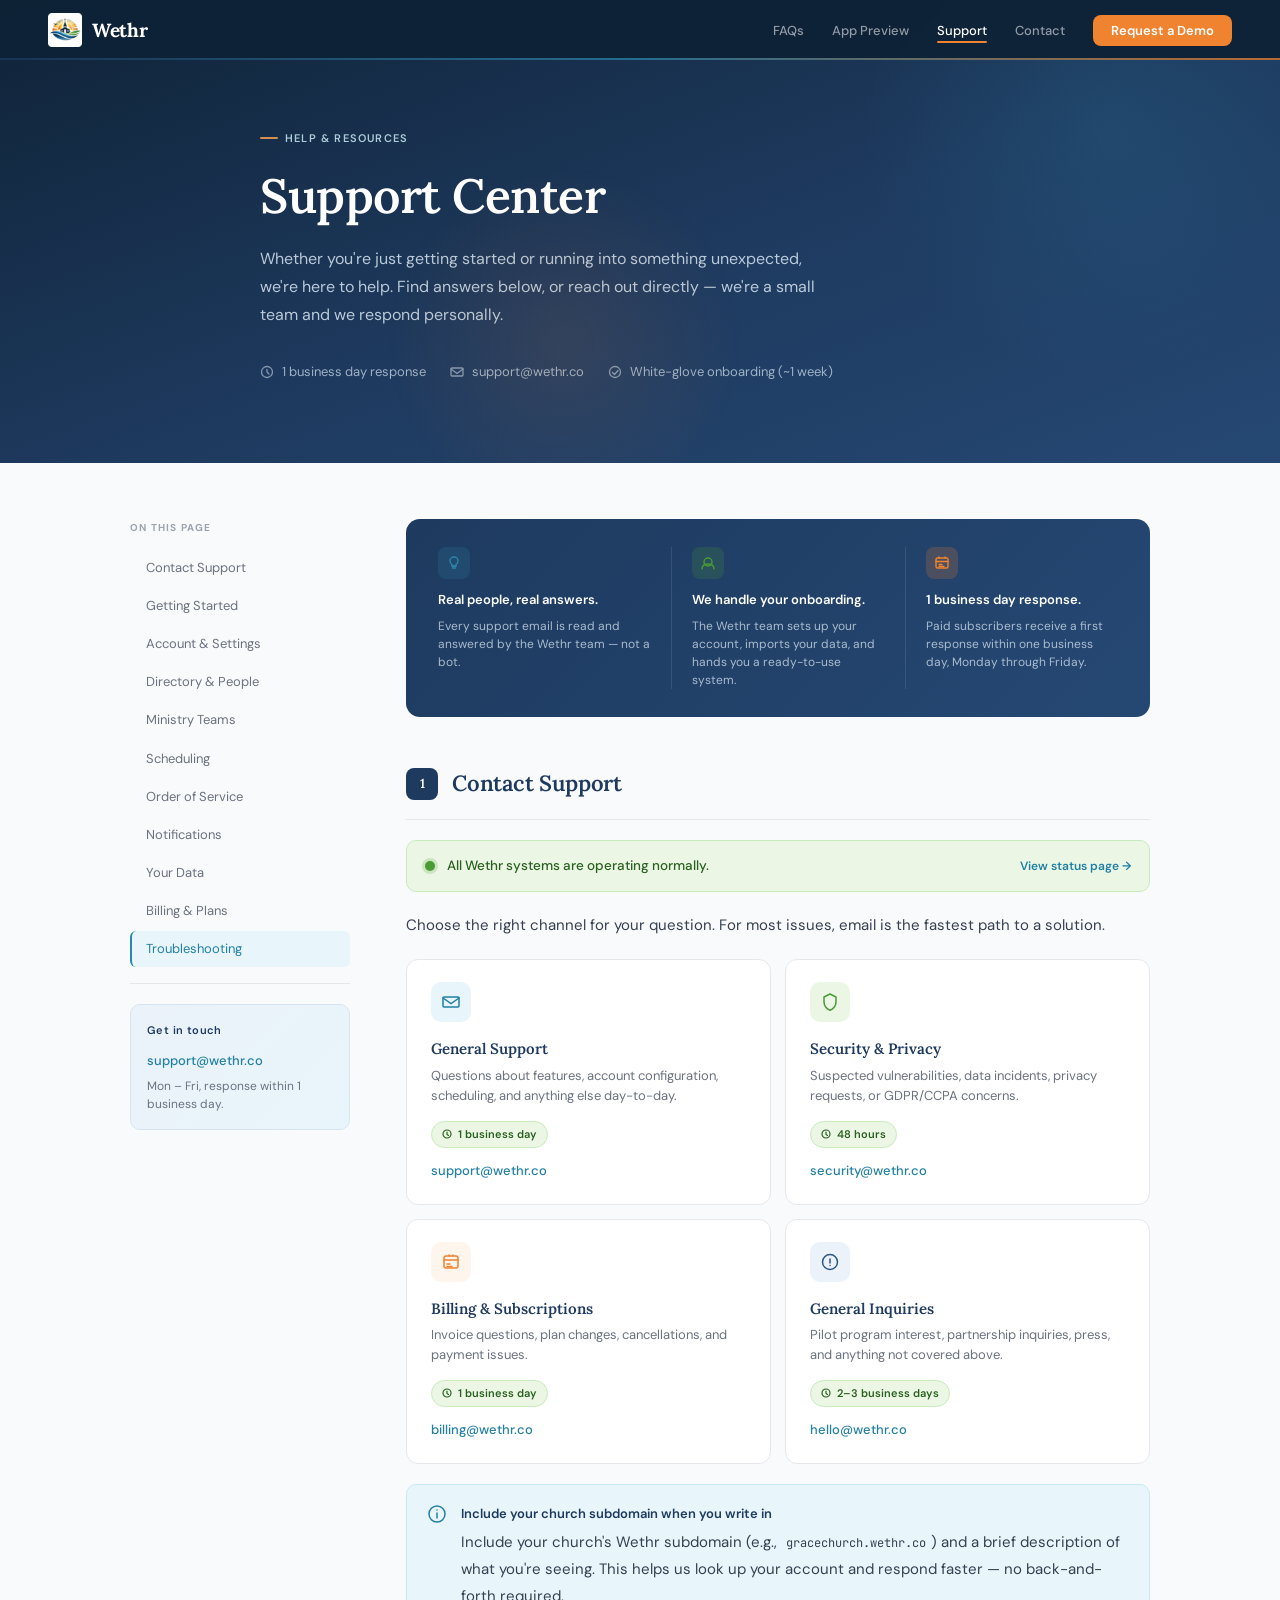
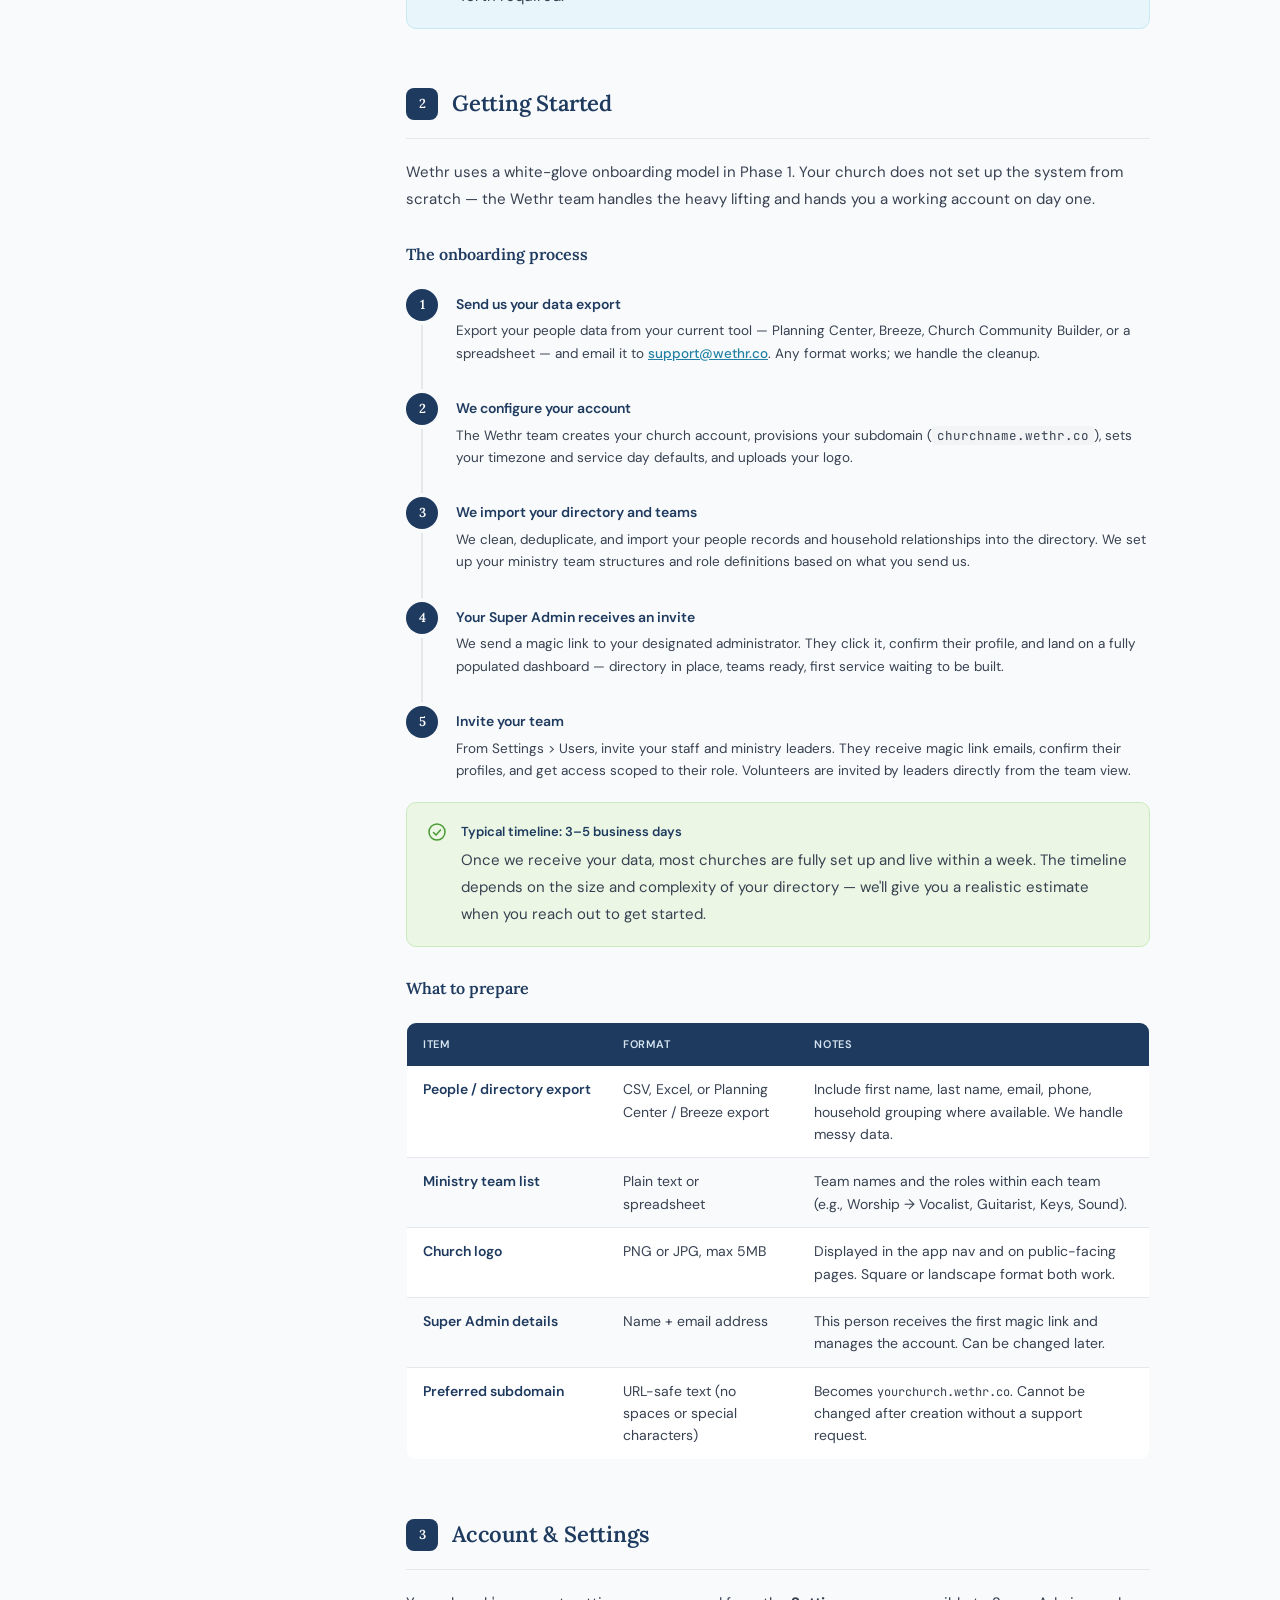
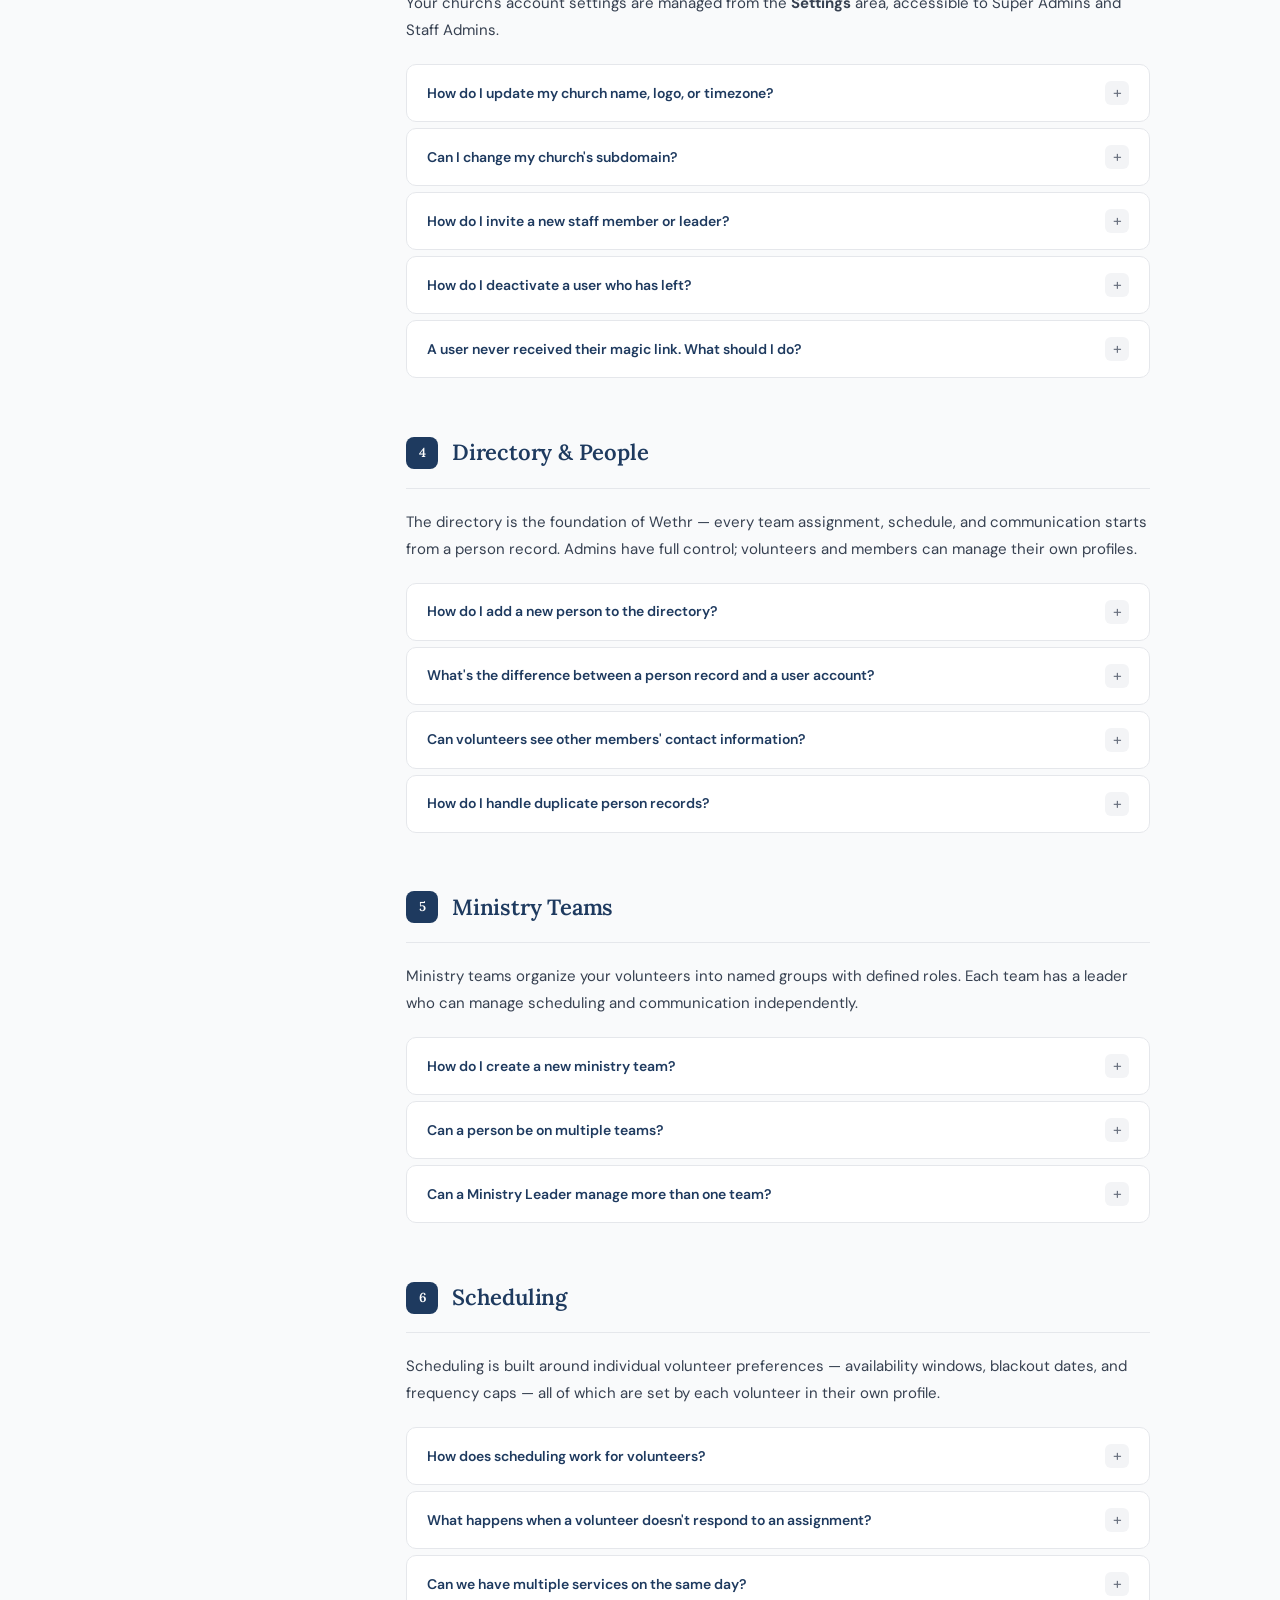
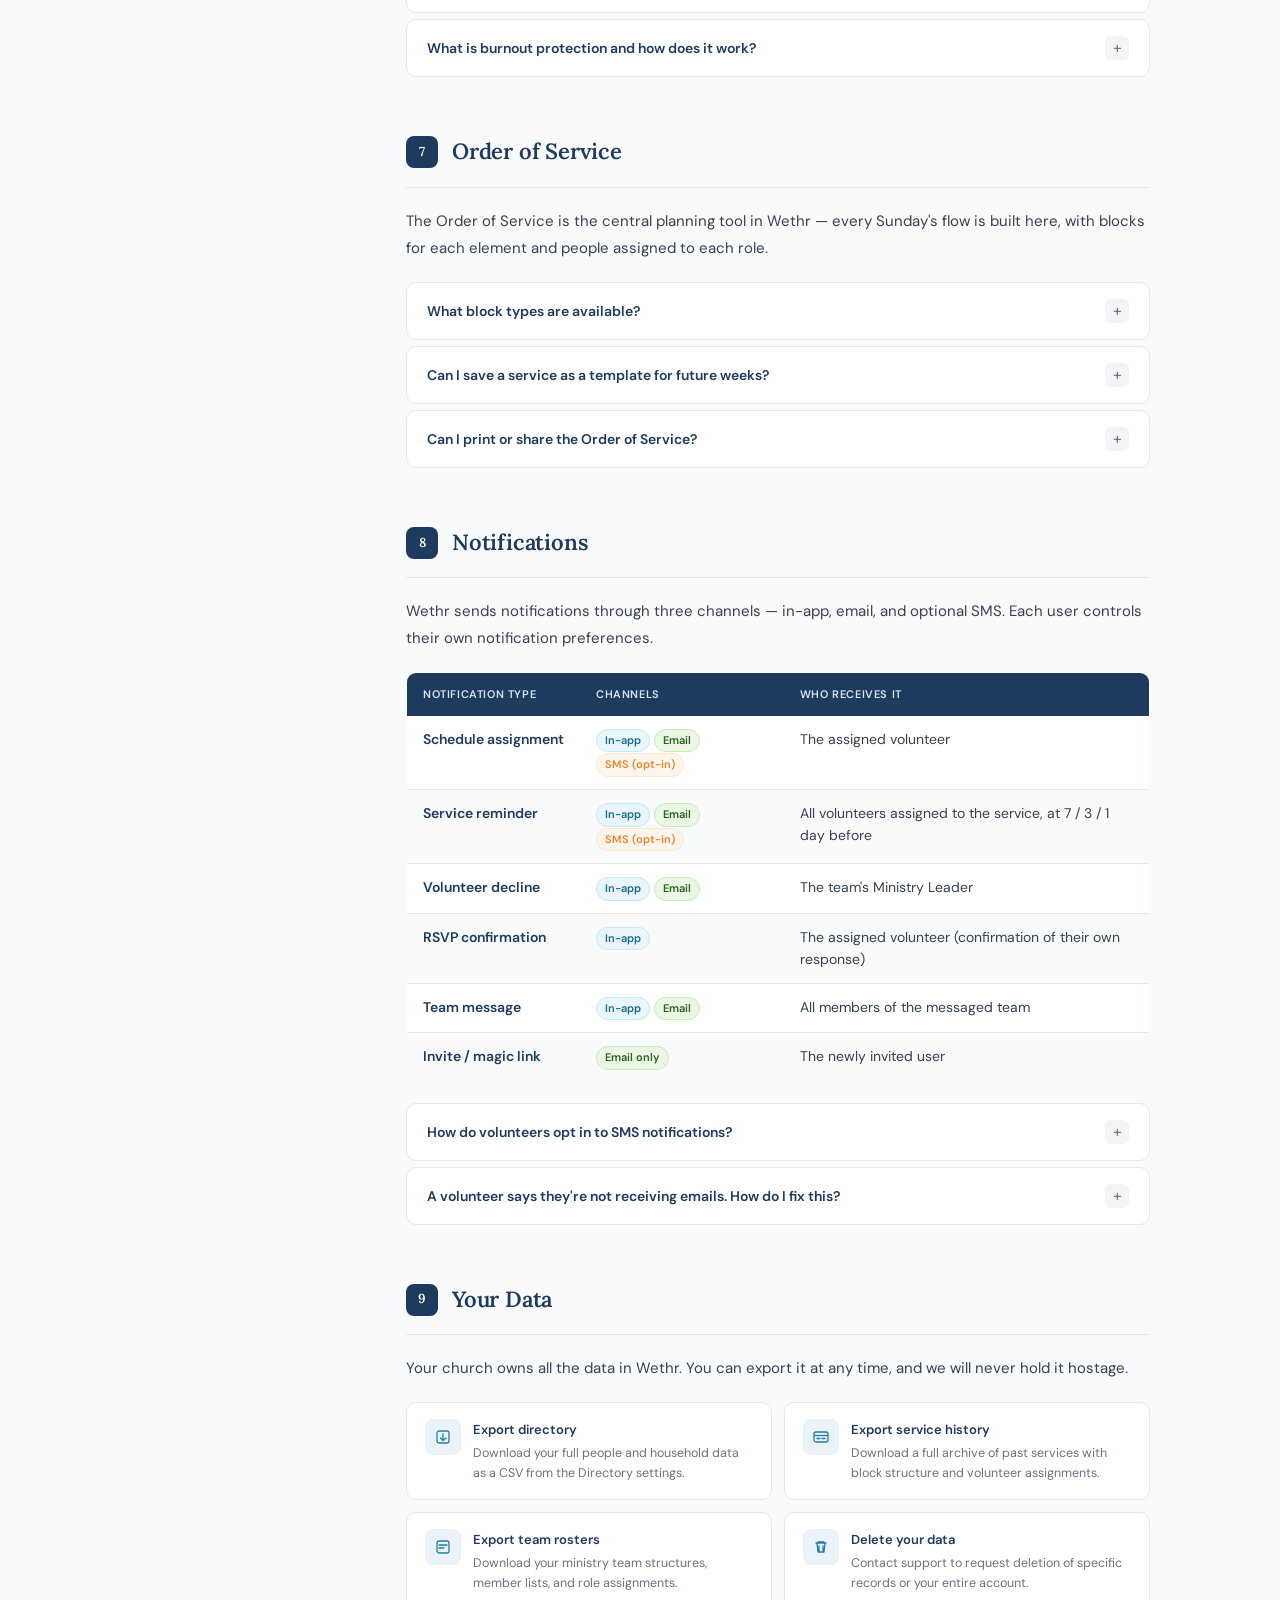
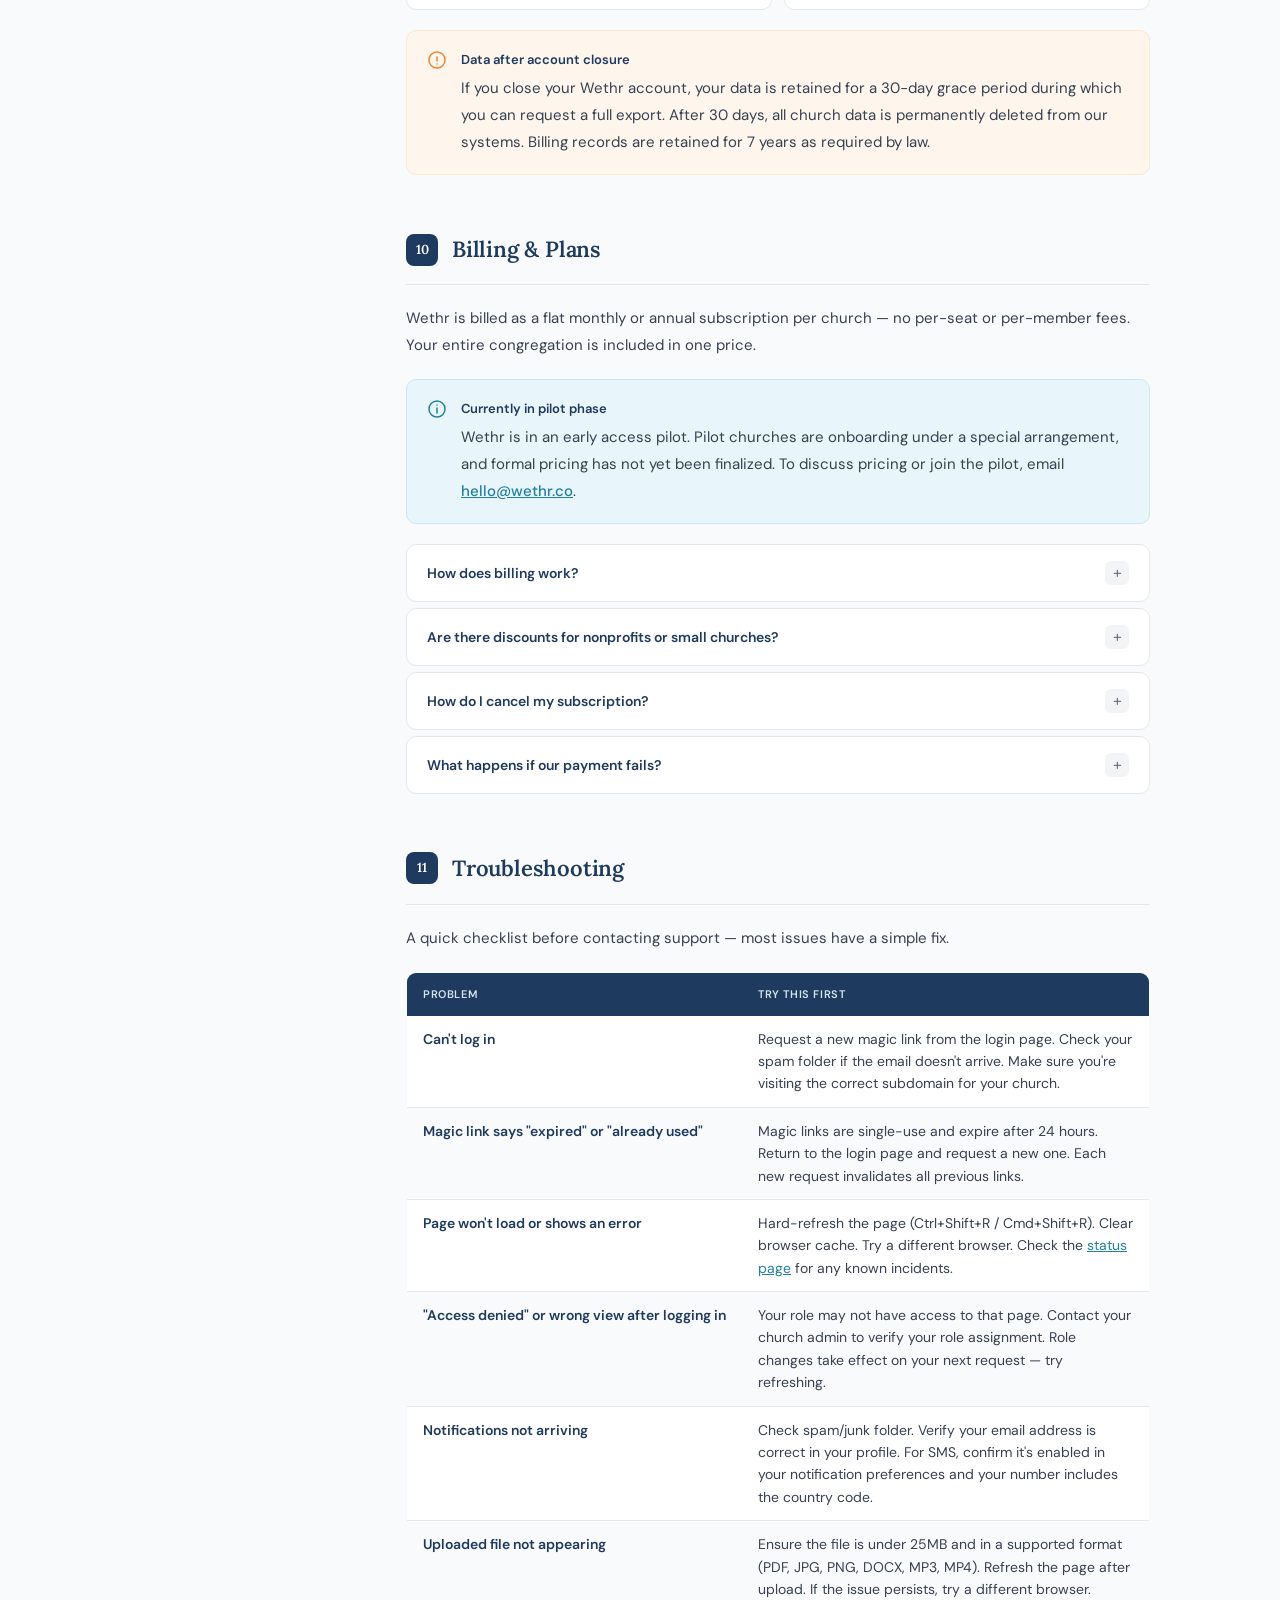
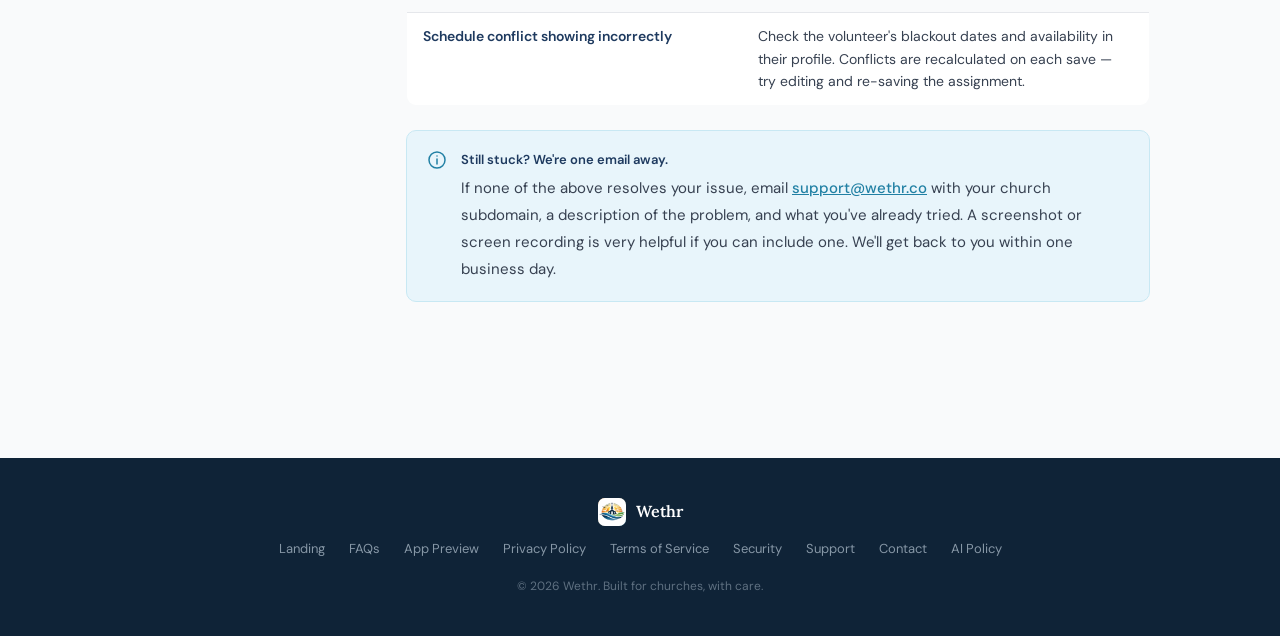
<file: support.html>
<!DOCTYPE html>
<html lang="en">
<head>
  <meta charset="UTF-8" />
  <meta name="viewport" content="width=device-width, initial-scale=1.0" />
  <title>Support — Wethr</title>
  <link rel="preconnect" href="https://fonts.googleapis.com" />
  <link rel="preconnect" href="https://fonts.gstatic.com" crossorigin />
  <link href="https://fonts.googleapis.com/css2?family=Lora:ital,wght@0,400;0,600;0,700;1,400;1,600&family=DM+Sans:wght@300;400;500;600;700&family=JetBrains+Mono:wght@400;500&display=swap" rel="stylesheet" />
  <link rel="stylesheet" href="shared.css" />
  <style>
    body { line-height: 1.7; min-height: 100vh; }

    /* ── HERO ── */
    .hero {
      background: linear-gradient(160deg, var(--navy-950) 0%, var(--navy-900) 55%, var(--navy-800) 100%);
      padding: 120px 40px 80px;
      position: relative;
      overflow: hidden;
    }

    .hero::before {
      content: '';
      position: absolute;
      top: -120px;
      right: -80px;
      width: 500px;
      height: 500px;
      background: radial-gradient(circle, rgba(46,134,171,0.18) 0%, transparent 70%);
      pointer-events: none;
    }

    .hero::after {
      content: '';
      position: absolute;
      bottom: -60px;
      left: 30%;
      width: 360px;
      height: 360px;
      background: radial-gradient(circle, rgba(240,131,48,0.10) 0%, transparent 70%);
      pointer-events: none;
    }

    .hero-inner {
      max-width: 760px;
      margin: 0 auto;
      position: relative;
      animation: fadeUp 0.5s ease both;
    }

    .hero-eyebrow {
      display: inline-flex;
      align-items: center;
      gap: 7px;
      font-size: 11px;
      font-weight: 600;
      letter-spacing: 1.2px;
      text-transform: uppercase;
      color: var(--cerulean-100);
      margin-bottom: 20px;
      opacity: 0.85;
    }

    .hero-eyebrow::before {
      content: '';
      display: inline-block;
      width: 18px;
      height: 2px;
      background: var(--sunrise-400);
      border-radius: 2px;
    }

    .hero h1 {
      font-family: 'Lora', serif;
      font-size: clamp(32px, 5vw, 48px);
      font-weight: 600;
      color: #fff;
      line-height: 1.2;
      margin-bottom: 20px;
      letter-spacing: -0.5px;
    }

    .hero p {
      font-size: 16px;
      color: var(--navy-100);
      opacity: 0.85;
      max-width: 580px;
      line-height: 1.75;
    }

    .hero-meta {
      margin-top: 32px;
      display: flex;
      gap: 24px;
      flex-wrap: wrap;
    }

    .hero-meta-item {
      display: flex;
      align-items: center;
      gap: 8px;
      font-size: 13px;
      color: var(--navy-100);
      opacity: 0.7;
    }

    .hero-meta-item svg { width: 14px; height: 14px; opacity: 0.8; }

    /* ── LAYOUT ── */
    .page-body {
      max-width: 1100px;
      margin: 0 auto;
      padding: 56px 40px 100px;
      display: grid;
      grid-template-columns: 220px 1fr;
      gap: 56px;
      align-items: start;
    }

    /* ── SIDEBAR TOC ── */
    .toc { position: sticky; top: 80px; }

    .toc-label {
      font-size: 10px;
      font-weight: 700;
      letter-spacing: 1.2px;
      text-transform: uppercase;
      color: var(--neutral-400);
      margin-bottom: 14px;
    }

    .toc-list { list-style: none; }
    .toc-list li + li { margin-top: 2px; }

    .toc-list a {
      display: block;
      padding: 7px 12px 7px 14px;
      font-size: 13px;
      color: var(--neutral-500);
      text-decoration: none;
      border-radius: 6px;
      border-left: 2px solid transparent;
      transition: all 0.15s;
    }

    .toc-list a:hover,
    .toc-list a.active {
      color: var(--cerulean-600);
      background: var(--cerulean-50);
      border-left-color: var(--cerulean-500);
    }

    .toc-divider {
      height: 1px;
      background: var(--neutral-200);
      margin: 16px 0;
    }

    .toc-contact-card {
      background: linear-gradient(135deg, var(--navy-50), var(--cerulean-50));
      border: 1px solid var(--navy-100);
      border-radius: 10px;
      padding: 16px;
      margin-top: 20px;
    }

    .toc-contact-card .label {
      font-size: 11px;
      font-weight: 600;
      color: var(--navy-900);
      letter-spacing: 0.4px;
      margin-bottom: 6px;
    }

    .toc-contact-card a {
      font-size: 13px;
      color: var(--cerulean-600);
      text-decoration: none;
      font-weight: 500;
    }

    .toc-contact-card a:hover { text-decoration: underline; }

    .toc-contact-card p {
      font-size: 12px;
      color: var(--neutral-500);
      margin-top: 4px;
      line-height: 1.5;
    }

    /* ── CONTENT ── */
    .content { min-width: 0; }

    /* Summary banner */
    .commitment-banner {
      background: linear-gradient(135deg, var(--navy-900), var(--navy-800));
      border-radius: 14px;
      padding: 28px 32px;
      margin-bottom: 48px;
      display: grid;
      grid-template-columns: 1fr 1fr 1fr;
      gap: 20px;
      animation: fadeUp 0.5s 0.1s ease both;
    }

    .commitment-item {
      display: flex;
      flex-direction: column;
      gap: 6px;
    }

    .commitment-item + .commitment-item {
      border-left: 1px solid rgba(255,255,255,0.1);
      padding-left: 20px;
    }

    .commitment-icon {
      width: 32px;
      height: 32px;
      border-radius: 8px;
      display: flex;
      align-items: center;
      justify-content: center;
      margin-bottom: 4px;
    }

    .commitment-icon.cerulean { background: rgba(46,134,171,0.2); }
    .commitment-icon.meadow   { background: rgba(74,154,53,0.2); }
    .commitment-icon.sunrise  { background: rgba(240,131,48,0.2); }
    .commitment-icon svg { width: 16px; height: 16px; }

    .commitment-title { font-size: 13px; font-weight: 600; color: #fff; }
    .commitment-desc  { font-size: 12px; color: var(--navy-100); opacity: 0.75; line-height: 1.5; }

    /* Section */
    .section {
      margin-bottom: 56px;
      scroll-margin-top: 84px;
      animation: fadeUp 0.4s ease both;
    }

    .section-header {
      display: flex;
      align-items: center;
      gap: 14px;
      margin-bottom: 20px;
      padding-bottom: 16px;
      border-bottom: 1px solid var(--neutral-200);
    }

    .section-number {
      width: 32px;
      height: 32px;
      background: var(--navy-900);
      border-radius: 8px;
      display: flex;
      align-items: center;
      justify-content: center;
      font-family: 'Lora', serif;
      font-size: 13px;
      font-weight: 600;
      color: #fff;
      flex-shrink: 0;
    }

    .section h2 {
      font-family: 'Lora', serif;
      font-size: 22px;
      font-weight: 600;
      color: var(--navy-900);
      letter-spacing: -0.2px;
    }

    .section p {
      font-size: 15px;
      line-height: 1.8;
      color: var(--neutral-700);
      margin-bottom: 14px;
    }

    .section p:last-child { margin-bottom: 0; }

    .section h3 {
      font-family: 'Lora', serif;
      font-size: 16px;
      font-weight: 600;
      color: var(--navy-900);
      margin: 28px 0 10px;
    }

    /* Callout */
    .callout {
      border-radius: 10px;
      padding: 18px 20px;
      margin: 20px 0;
      display: flex;
      gap: 14px;
      align-items: flex-start;
    }

    .callout.info    { background: var(--cerulean-50); border: 1px solid var(--cerulean-100); }
    .callout.success { background: var(--meadow-50);   border: 1px solid var(--meadow-100); }
    .callout.warm    { background: var(--sunrise-50);  border: 1px solid var(--sunrise-100); }
    .callout.caution { background: var(--amber-50);    border: 1px solid var(--amber-100); }

    .callout-icon { width: 20px; height: 20px; flex-shrink: 0; margin-top: 1px; }
    .callout.info    .callout-icon { color: var(--cerulean-600); }
    .callout.success .callout-icon { color: var(--meadow-500); }
    .callout.warm    .callout-icon { color: var(--sunrise-500); }
    .callout.caution .callout-icon { color: var(--amber-500); }

    .callout-body { flex: 1; }

    .callout-title {
      font-size: 13px;
      font-weight: 600;
      color: var(--navy-900);
      margin-bottom: 4px;
    }

    .callout-text {
      font-size: 13.5px;
      line-height: 1.65;
      color: var(--neutral-700);
      margin: 0 !important;
    }

    /* Data table */
    .data-table {
      width: 100%;
      border-collapse: collapse;
      font-size: 14px;
      margin: 20px 0;
      border-radius: 10px;
      overflow: hidden;
      border: 1px solid var(--neutral-200);
    }

    .data-table thead { background: var(--navy-900); }

    .data-table thead th {
      padding: 12px 16px;
      text-align: left;
      font-size: 11px;
      font-weight: 600;
      color: var(--navy-100);
      letter-spacing: 0.6px;
      text-transform: uppercase;
    }

    .data-table tbody tr {
      border-bottom: 1px solid var(--neutral-200);
      transition: background 0.1s;
    }

    .data-table tbody tr:last-child { border-bottom: none; }
    .data-table tbody tr:nth-child(odd)  { background: #fff; }
    .data-table tbody tr:nth-child(even) { background: var(--neutral-50); }
    .data-table tbody tr:hover { background: var(--cerulean-50); }

    .data-table td {
      padding: 12px 16px;
      vertical-align: top;
      color: var(--neutral-700);
      line-height: 1.6;
    }

    .data-table td:first-child {
      font-weight: 600;
      color: var(--navy-900);
      white-space: nowrap;
    }

    /* Card grid */
    .rights-grid {
      display: grid;
      grid-template-columns: 1fr 1fr;
      gap: 12px;
      margin: 20px 0;
    }

    .right-card {
      background: #fff;
      border: 1px solid var(--neutral-200);
      border-radius: 10px;
      padding: 16px 18px;
      display: flex;
      gap: 12px;
      align-items: flex-start;
      transition: box-shadow 0.15s;
    }

    .right-card:hover { box-shadow: 0 2px 12px rgba(30,58,95,0.08); }

    .right-card-icon {
      width: 36px;
      height: 36px;
      border-radius: 8px;
      background: var(--navy-50);
      display: flex;
      align-items: center;
      justify-content: center;
      flex-shrink: 0;
    }

    .right-card-icon svg { width: 16px; height: 16px; color: var(--cerulean-600); }
    .right-card-title { font-size: 13px; font-weight: 600; color: var(--navy-900); margin-bottom: 3px; }
    .right-card-desc  { font-size: 12.5px; color: var(--neutral-500); line-height: 1.55; }

    /* Badge */
    .badge {
      display: inline-block;
      font-size: 11px;
      font-weight: 600;
      padding: 2px 8px;
      border-radius: 99px;
    }

    .badge.blue   { background: var(--cerulean-50); color: var(--cerulean-700); border: 1px solid var(--cerulean-100); }
    .badge.green  { background: var(--meadow-50);   color: var(--meadow-700);   border: 1px solid var(--meadow-100); }
    .badge.warm   { background: var(--sunrise-50);  color: var(--sunrise-500);  border: 1px solid var(--sunrise-100); }
    .badge.navy   { background: var(--navy-50);     color: var(--navy-900);     border: 1px solid var(--navy-100); }

    /* Contact channel cards */
    .channel-grid {
      display: grid;
      grid-template-columns: 1fr 1fr;
      gap: 14px;
      margin: 20px 0;
    }

    .channel-card {
      background: #fff;
      border: 1px solid var(--neutral-200);
      border-radius: 12px;
      padding: 22px 24px;
      transition: box-shadow 0.15s, border-color 0.15s;
    }

    .channel-card:hover {
      box-shadow: 0 4px 16px rgba(30,58,95,0.10);
      border-color: var(--cerulean-100);
    }

    .channel-card-icon {
      width: 40px;
      height: 40px;
      border-radius: 10px;
      display: flex;
      align-items: center;
      justify-content: center;
      margin-bottom: 14px;
    }

    .channel-card-icon svg { width: 20px; height: 20px; }

    .channel-card-icon.cerulean { background: var(--cerulean-50); color: var(--cerulean-600); }
    .channel-card-icon.meadow   { background: var(--meadow-50);   color: var(--meadow-500); }
    .channel-card-icon.sunrise  { background: var(--sunrise-50);  color: var(--sunrise-500); }
    .channel-card-icon.navy     { background: var(--navy-50);     color: var(--navy-700); }

    .channel-title {
      font-family: 'Lora', serif;
      font-size: 15px;
      font-weight: 600;
      color: var(--navy-900);
      margin-bottom: 4px;
    }

    .channel-desc {
      font-size: 13px;
      color: var(--neutral-500);
      line-height: 1.55;
      margin-bottom: 14px;
    }

    .channel-sla {
      display: inline-flex;
      align-items: center;
      gap: 6px;
      font-size: 11px;
      font-weight: 600;
      color: var(--meadow-700);
      background: var(--meadow-50);
      border: 1px solid var(--meadow-100);
      border-radius: 99px;
      padding: 3px 10px;
      margin-bottom: 12px;
    }

    .channel-sla svg { width: 10px; height: 10px; }

    .channel-link {
      display: block;
      font-size: 13px;
      font-weight: 500;
      color: var(--cerulean-600);
      text-decoration: none;
    }

    .channel-link:hover { text-decoration: underline; }

    /* Onboarding steps */
    .steps {
      margin: 20px 0;
      display: flex;
      flex-direction: column;
      gap: 0;
    }

    .step {
      display: flex;
      gap: 18px;
      position: relative;
    }

    .step + .step { margin-top: 0; }

    .step-left {
      display: flex;
      flex-direction: column;
      align-items: center;
      flex-shrink: 0;
    }

    .step-num {
      width: 32px;
      height: 32px;
      border-radius: 50%;
      background: var(--navy-900);
      display: flex;
      align-items: center;
      justify-content: center;
      font-family: 'Lora', serif;
      font-size: 13px;
      font-weight: 600;
      color: #fff;
      flex-shrink: 0;
      position: relative;
      z-index: 1;
    }

    .step-line {
      width: 2px;
      flex: 1;
      background: var(--neutral-200);
      margin: 4px 0;
      min-height: 24px;
    }

    .step:last-child .step-line { display: none; }

    .step-body {
      padding-bottom: 28px;
      padding-top: 4px;
      flex: 1;
    }

    .step:last-child .step-body { padding-bottom: 0; }

    .step-title {
      font-size: 14px;
      font-weight: 600;
      color: var(--navy-900);
      margin-bottom: 4px;
    }

    .step-desc {
      font-size: 13.5px;
      color: var(--neutral-700);
      line-height: 1.65;
    }

    /* FAQ accordion */
    .faq-list {
      margin: 20px 0;
      display: flex;
      flex-direction: column;
      gap: 6px;
    }

    .faq-item {
      background: #fff;
      border: 1px solid var(--neutral-200);
      border-radius: 10px;
      overflow: hidden;
      transition: border-color 0.15s;
    }

    .faq-item.open { border-color: var(--cerulean-100); }

    .faq-q {
      padding: 16px 20px;
      display: flex;
      justify-content: space-between;
      align-items: center;
      cursor: pointer;
      gap: 16px;
      user-select: none;
    }

    .faq-q-text {
      font-size: 14px;
      font-weight: 600;
      color: var(--navy-900);
      line-height: 1.45;
    }

    .faq-toggle {
      width: 24px;
      height: 24px;
      border-radius: 6px;
      background: var(--neutral-100);
      display: flex;
      align-items: center;
      justify-content: center;
      flex-shrink: 0;
      font-size: 16px;
      line-height: 1;
      color: var(--neutral-500);
      transition: all 0.2s;
    }

    .faq-item.open .faq-toggle {
      background: var(--cerulean-50);
      color: var(--cerulean-600);
      transform: rotate(45deg);
    }

    .faq-body {
      display: none;
      padding: 0 20px 18px;
      font-size: 14px;
      line-height: 1.75;
      color: var(--neutral-700);
      border-top: 1px solid var(--neutral-100);
    }

    .faq-body p { margin-top: 12px; }
    .faq-body p:first-child { margin-top: 14px; }

    .faq-item.open .faq-body { display: block; }

    /* Status indicator */
    .status-bar {
      background: var(--meadow-50);
      border: 1px solid var(--meadow-100);
      border-radius: 10px;
      padding: 14px 18px;
      display: flex;
      align-items: center;
      gap: 12px;
      margin: 20px 0;
    }

    .status-dot {
      width: 10px;
      height: 10px;
      border-radius: 50%;
      background: var(--meadow-500);
      flex-shrink: 0;
      box-shadow: 0 0 0 3px rgba(74,154,53,0.2);
      animation: pulse 2s infinite;
    }

    @keyframes pulse {
      0%, 100% { box-shadow: 0 0 0 3px rgba(74,154,53,0.2); }
      50%       { box-shadow: 0 0 0 6px rgba(74,154,53,0.08); }
    }

    .status-text {
      font-size: 13.5px;
      font-weight: 500;
      color: var(--meadow-700);
    }

    .status-link {
      margin-left: auto;
      font-size: 12px;
      font-weight: 600;
      color: var(--cerulean-600);
      text-decoration: none;
    }

    .status-link:hover { text-decoration: underline; }

    /* Responsive */
    @media (max-width: 900px) {
      .page-body { grid-template-columns: 1fr; padding: 36px 20px 60px; gap: 0; }
      .toc { display: none; }
      .hero { padding: 48px 20px 56px; }
      .commitment-banner { grid-template-columns: 1fr; padding: 20px; }
      .commitment-item + .commitment-item { border-left: none; padding-left: 0; border-top: 1px solid rgba(255,255,255,0.1); padding-top: 16px; }
      .rights-grid { grid-template-columns: 1fr; }
      .channel-grid { grid-template-columns: 1fr; }
    }

    @keyframes fadeUp {
      from { opacity: 0; transform: translateY(16px); }
      to   { opacity: 1; transform: translateY(0); }
    }
  </style>
</head>
<body>

  <!-- NAV -->
  <nav>
    <a href="index.html" class="nav-brand">
      <img src="./wethr_logo-192.png" alt="Wethr" class="nav-logo">
      <span class="nav-wordmark">Wethr</span>
    </a>
    <ul class="nav-links">
      <li><a href="faq.html">FAQs</a></li>
      <li><a href="preview.html">App Preview</a></li>
      <li><a href="support.html" aria-current="page">Support</a></li>
      <li><a href="contact.html">Contact</a></li>
      <li><a href="mailto:hello@wethr.co" class="nav-cta">Request a Demo</a></li>
    </ul>
  </nav>

  <!-- HERO -->
  <div class="hero">
    <div class="hero-inner">
      <div class="hero-eyebrow">Help &amp; Resources</div>
      <h1>Support Center</h1>
      <p>Whether you're just getting started or running into something unexpected, we're here to help. Find answers below, or reach out directly — we're a small team and we respond personally.</p>
      <div class="hero-meta">
        <div class="hero-meta-item">
          <svg viewBox="0 0 14 14" fill="none"><circle cx="7" cy="7" r="5.5" stroke="currentColor" stroke-width="1.3"/><path d="M7 4.5V7l2 2" stroke="currentColor" stroke-width="1.3" stroke-linecap="round"/></svg>
          1 business day response
        </div>
        <div class="hero-meta-item">
          <svg viewBox="0 0 14 14" fill="none"><path d="M2 3h10a1 1 0 011 1v6a1 1 0 01-1 1H2a1 1 0 01-1-1V4a1 1 0 011-1z" stroke="currentColor" stroke-width="1.3"/><path d="M1 4l6 4.5L13 4" stroke="currentColor" stroke-width="1.3" stroke-linecap="round"/></svg>
          support@wethr.co
        </div>
        <div class="hero-meta-item">
          <svg viewBox="0 0 14 14" fill="none"><circle cx="7" cy="7" r="5.5" stroke="currentColor" stroke-width="1.3"/><path d="M4.5 7.5l2 2 3.5-4" stroke="currentColor" stroke-width="1.3" stroke-linecap="round" stroke-linejoin="round"/></svg>
          White-glove onboarding (~1 week)
        </div>
      </div>
    </div>
  </div>

  <!-- MAIN -->
  <div class="page-body">

    <!-- SIDEBAR TOC -->
    <aside class="toc">
      <div class="toc-label">On this page</div>
      <ul class="toc-list">
        <li><a href="#contact" class="active">Contact Support</a></li>
        <li><a href="#onboarding">Getting Started</a></li>
        <li><a href="#account">Account &amp; Settings</a></li>
        <li><a href="#directory">Directory &amp; People</a></li>
        <li><a href="#teams">Ministry Teams</a></li>
        <li><a href="#scheduling">Scheduling</a></li>
        <li><a href="#service">Order of Service</a></li>
        <li><a href="#notifications">Notifications</a></li>
        <li><a href="#data">Your Data</a></li>
        <li><a href="#billing">Billing &amp; Plans</a></li>
        <li><a href="#troubleshooting">Troubleshooting</a></li>
      </ul>

      <div class="toc-divider"></div>

      <div class="toc-contact-card">
        <div class="label">Get in touch</div>
        <a href="mailto:support@wethr.co">support@wethr.co</a>
        <p>Mon – Fri, response within 1 business day.</p>
      </div>
    </aside>

    <!-- CONTENT -->
    <main class="content">

      <!-- Summary banner -->
      <div class="commitment-banner">
        <div class="commitment-item">
          <div class="commitment-icon cerulean">
            <svg viewBox="0 0 16 16" fill="none"><path d="M8 2C5.8 2 4 3.8 4 6c0 1.5.8 2.8 2 3.5V11h4V9.5c1.2-.7 2-2 2-3.5 0-2.2-1.8-4-4-4z" stroke="#2E86AB" stroke-width="1.4" stroke-linejoin="round"/><path d="M6 11h4M6.5 13h3" stroke="#2E86AB" stroke-width="1.4" stroke-linecap="round"/></svg>
          </div>
          <div class="commitment-title">Real people, real answers.</div>
          <div class="commitment-desc">Every support email is read and answered by the Wethr team — not a bot.</div>
        </div>
        <div class="commitment-item">
          <div class="commitment-icon meadow">
            <svg viewBox="0 0 16 16" fill="none"><circle cx="8" cy="7" r="4" stroke="#4A9A35" stroke-width="1.4"/><path d="M2 14c0-3.3 2.7-5 6-5s6 1.7 6 5" stroke="#4A9A35" stroke-width="1.4" stroke-linecap="round"/></svg>
          </div>
          <div class="commitment-title">We handle your onboarding.</div>
          <div class="commitment-desc">The Wethr team sets up your account, imports your data, and hands you a ready-to-use system.</div>
        </div>
        <div class="commitment-item">
          <div class="commitment-icon sunrise">
            <svg viewBox="0 0 16 16" fill="none"><rect x="2" y="3" width="12" height="10" rx="1.5" stroke="#F08330" stroke-width="1.4"/><path d="M2 6.5h12M5 3V2M11 3V2" stroke="#F08330" stroke-width="1.4" stroke-linecap="round"/><path d="M5 9.5h3M5 11.5h5" stroke="#F08330" stroke-width="1.3" stroke-linecap="round"/></svg>
          </div>
          <div class="commitment-title">1 business day response.</div>
          <div class="commitment-desc">Paid subscribers receive a first response within one business day, Monday through Friday.</div>
        </div>
      </div>

      <!-- 1. Contact Support -->
      <section class="section" id="contact">
        <div class="section-header">
          <div class="section-number">1</div>
          <h2>Contact Support</h2>
        </div>

        <div class="status-bar">
          <div class="status-dot"></div>
          <span class="status-text">All Wethr systems are operating normally.</span>
          <a href="https://status.wethr.co" class="status-link">View status page →</a>
        </div>

        <p>Choose the right channel for your question. For most issues, email is the fastest path to a solution.</p>

        <div class="channel-grid">
          <div class="channel-card">
            <div class="channel-card-icon cerulean">
              <svg viewBox="0 0 20 20" fill="none"><path d="M3 5h14a1 1 0 011 1v8a1 1 0 01-1 1H3a1 1 0 01-1-1V6a1 1 0 011-1z" stroke="currentColor" stroke-width="1.5"/><path d="M2 6l8 5.5L18 6" stroke="currentColor" stroke-width="1.5" stroke-linecap="round"/></svg>
            </div>
            <div class="channel-title">General Support</div>
            <div class="channel-desc">Questions about features, account configuration, scheduling, and anything else day-to-day.</div>
            <div class="channel-sla">
              <svg viewBox="0 0 10 10" fill="none"><circle cx="5" cy="5" r="4" stroke="currentColor" stroke-width="1.2"/><path d="M5 3v2.5l1.5 1" stroke="currentColor" stroke-width="1.2" stroke-linecap="round"/></svg>
              1 business day
            </div>
            <a href="mailto:support@wethr.co" class="channel-link">support@wethr.co</a>
          </div>
          <div class="channel-card">
            <div class="channel-card-icon meadow">
              <svg viewBox="0 0 20 20" fill="none"><path d="M10 2L4 5v5c0 4.1 3 7.3 6 8.2C13 17.3 16 14.1 16 10V5L10 2z" stroke="currentColor" stroke-width="1.5" stroke-linejoin="round"/></svg>
            </div>
            <div class="channel-title">Security &amp; Privacy</div>
            <div class="channel-desc">Suspected vulnerabilities, data incidents, privacy requests, or GDPR/CCPA concerns.</div>
            <div class="channel-sla">
              <svg viewBox="0 0 10 10" fill="none"><circle cx="5" cy="5" r="4" stroke="currentColor" stroke-width="1.2"/><path d="M5 3v2.5l1.5 1" stroke="currentColor" stroke-width="1.2" stroke-linecap="round"/></svg>
              48 hours
            </div>
            <a href="mailto:security@wethr.co" class="channel-link">security@wethr.co</a>
          </div>
          <div class="channel-card">
            <div class="channel-card-icon sunrise">
              <svg viewBox="0 0 20 20" fill="none"><rect x="3" y="4" width="14" height="12" rx="2" stroke="currentColor" stroke-width="1.5"/><path d="M3 8h14M8 4V3M12 4V3" stroke="currentColor" stroke-width="1.5" stroke-linecap="round"/><path d="M6 12h3M6 14.5h5" stroke="currentColor" stroke-width="1.3" stroke-linecap="round"/></svg>
            </div>
            <div class="channel-title">Billing &amp; Subscriptions</div>
            <div class="channel-desc">Invoice questions, plan changes, cancellations, and payment issues.</div>
            <div class="channel-sla">
              <svg viewBox="0 0 10 10" fill="none"><circle cx="5" cy="5" r="4" stroke="currentColor" stroke-width="1.2"/><path d="M5 3v2.5l1.5 1" stroke="currentColor" stroke-width="1.2" stroke-linecap="round"/></svg>
              1 business day
            </div>
            <a href="mailto:billing@wethr.co" class="channel-link">billing@wethr.co</a>
          </div>
          <div class="channel-card">
            <div class="channel-card-icon navy">
              <svg viewBox="0 0 20 20" fill="none"><circle cx="10" cy="10" r="7.5" stroke="currentColor" stroke-width="1.5"/><path d="M10 7v4m0 2.5h.01" stroke="currentColor" stroke-width="1.5" stroke-linecap="round"/></svg>
            </div>
            <div class="channel-title">General Inquiries</div>
            <div class="channel-desc">Pilot program interest, partnership inquiries, press, and anything not covered above.</div>
            <div class="channel-sla">
              <svg viewBox="0 0 10 10" fill="none"><circle cx="5" cy="5" r="4" stroke="currentColor" stroke-width="1.2"/><path d="M5 3v2.5l1.5 1" stroke="currentColor" stroke-width="1.2" stroke-linecap="round"/></svg>
              2–3 business days
            </div>
            <a href="mailto:hello@wethr.co" class="channel-link">hello@wethr.co</a>
          </div>
        </div>

        <div class="callout info">
          <svg class="callout-icon" viewBox="0 0 20 20" fill="none"><circle cx="10" cy="10" r="8" stroke="currentColor" stroke-width="1.5"/><path d="M10 9v5m0-8h.01" stroke="currentColor" stroke-width="1.5" stroke-linecap="round"/></svg>
          <div class="callout-body">
            <div class="callout-title">Include your church subdomain when you write in</div>
            <p class="callout-text">Include your church's Wethr subdomain (e.g., <span style="font-family:'JetBrains Mono',monospace;font-size:12px;background:var(--cerulean-50);padding:1px 5px;border-radius:3px;">gracechurch.wethr.co</span>) and a brief description of what you're seeing. This helps us look up your account and respond faster — no back-and-forth required.</p>
          </div>
        </div>
      </section>

      <!-- 2. Getting Started -->
      <section class="section" id="onboarding">
        <div class="section-header">
          <div class="section-number">2</div>
          <h2>Getting Started</h2>
        </div>
        <p>Wethr uses a white-glove onboarding model in Phase 1. Your church does not set up the system from scratch — the Wethr team handles the heavy lifting and hands you a working account on day one.</p>

        <h3>The onboarding process</h3>
        <div class="steps">
          <div class="step">
            <div class="step-left">
              <div class="step-num">1</div>
              <div class="step-line"></div>
            </div>
            <div class="step-body">
              <div class="step-title">Send us your data export</div>
              <div class="step-desc">Export your people data from your current tool — Planning Center, Breeze, Church Community Builder, or a spreadsheet — and email it to <a href="mailto:support@wethr.co" style="color:var(--cerulean-600);font-weight:500;">support@wethr.co</a>. Any format works; we handle the cleanup.</div>
            </div>
          </div>
          <div class="step">
            <div class="step-left">
              <div class="step-num">2</div>
              <div class="step-line"></div>
            </div>
            <div class="step-body">
              <div class="step-title">We configure your account</div>
              <div class="step-desc">The Wethr team creates your church account, provisions your subdomain (<span style="font-family:'JetBrains Mono',monospace;font-size:12.5px;background:var(--neutral-100);padding:1px 5px;border-radius:3px;">churchname.wethr.co</span>), sets your timezone and service day defaults, and uploads your logo.</div>
            </div>
          </div>
          <div class="step">
            <div class="step-left">
              <div class="step-num">3</div>
              <div class="step-line"></div>
            </div>
            <div class="step-body">
              <div class="step-title">We import your directory and teams</div>
              <div class="step-desc">We clean, deduplicate, and import your people records and household relationships into the directory. We set up your ministry team structures and role definitions based on what you send us.</div>
            </div>
          </div>
          <div class="step">
            <div class="step-left">
              <div class="step-num">4</div>
              <div class="step-line"></div>
            </div>
            <div class="step-body">
              <div class="step-title">Your Super Admin receives an invite</div>
              <div class="step-desc">We send a magic link to your designated administrator. They click it, confirm their profile, and land on a fully populated dashboard — directory in place, teams ready, first service waiting to be built.</div>
            </div>
          </div>
          <div class="step">
            <div class="step-left">
              <div class="step-num">5</div>
              <div class="step-line"></div>
            </div>
            <div class="step-body">
              <div class="step-title">Invite your team</div>
              <div class="step-desc">From Settings &gt; Users, invite your staff and ministry leaders. They receive magic link emails, confirm their profiles, and get access scoped to their role. Volunteers are invited by leaders directly from the team view.</div>
            </div>
          </div>
        </div>

        <div class="callout success">
          <svg class="callout-icon" viewBox="0 0 20 20" fill="none"><circle cx="10" cy="10" r="8" stroke="currentColor" stroke-width="1.5"/><path d="M6.5 10.5l2.5 2.5 4.5-5" stroke="currentColor" stroke-width="1.5" stroke-linecap="round" stroke-linejoin="round"/></svg>
          <div class="callout-body">
            <div class="callout-title">Typical timeline: 3–5 business days</div>
            <p class="callout-text">Once we receive your data, most churches are fully set up and live within a week. The timeline depends on the size and complexity of your directory — we'll give you a realistic estimate when you reach out to get started.</p>
          </div>
        </div>

        <h3>What to prepare</h3>
        <table class="data-table">
          <thead>
            <tr>
              <th>Item</th>
              <th>Format</th>
              <th>Notes</th>
            </tr>
          </thead>
          <tbody>
            <tr>
              <td>People / directory export</td>
              <td>CSV, Excel, or Planning Center / Breeze export</td>
              <td>Include first name, last name, email, phone, household grouping where available. We handle messy data.</td>
            </tr>
            <tr>
              <td>Ministry team list</td>
              <td>Plain text or spreadsheet</td>
              <td>Team names and the roles within each team (e.g., Worship → Vocalist, Guitarist, Keys, Sound).</td>
            </tr>
            <tr>
              <td>Church logo</td>
              <td>PNG or JPG, max 5MB</td>
              <td>Displayed in the app nav and on public-facing pages. Square or landscape format both work.</td>
            </tr>
            <tr>
              <td>Super Admin details</td>
              <td>Name + email address</td>
              <td>This person receives the first magic link and manages the account. Can be changed later.</td>
            </tr>
            <tr>
              <td>Preferred subdomain</td>
              <td>URL-safe text (no spaces or special characters)</td>
              <td>Becomes <span style="font-family:'JetBrains Mono',monospace;font-size:12px;">yourchurch.wethr.co</span>. Cannot be changed after creation without a support request.</td>
            </tr>
          </tbody>
        </table>
      </section>

      <!-- 3. Account & Settings -->
      <section class="section" id="account">
        <div class="section-header">
          <div class="section-number">3</div>
          <h2>Account &amp; Settings</h2>
        </div>
        <p>Your church's account settings are managed from the <strong>Settings</strong> area, accessible to Super Admins and Staff Admins.</p>

        <div class="faq-list">
          <div class="faq-item">
            <div class="faq-q" onclick="toggleFaq(this)">
              <span class="faq-q-text">How do I update my church name, logo, or timezone?</span>
              <div class="faq-toggle">+</div>
            </div>
            <div class="faq-body">
              <p>Go to <strong>Settings &gt; Church Profile</strong>. You can update the church name, upload a new logo (PNG or JPG, max 5MB), change the timezone, and adjust your service day defaults. Changes save immediately and apply across the entire platform.</p>
            </div>
          </div>
          <div class="faq-item">
            <div class="faq-q" onclick="toggleFaq(this)">
              <span class="faq-q-text">Can I change my church's subdomain?</span>
              <div class="faq-toggle">+</div>
            </div>
            <div class="faq-body">
              <p>Subdomains are set at account creation and cannot be changed through the settings UI — they are tied to your data at the infrastructure level. If you need to change your subdomain, contact <a href="mailto:support@wethr.co" style="color:var(--cerulean-600);font-weight:500;">support@wethr.co</a> and we'll coordinate the change with you. Note that any saved bookmarks or links using the old subdomain will stop working.</p>
            </div>
          </div>
          <div class="faq-item">
            <div class="faq-q" onclick="toggleFaq(this)">
              <span class="faq-q-text">How do I invite a new staff member or leader?</span>
              <div class="faq-toggle">+</div>
            </div>
            <div class="faq-body">
              <p>Go to <strong>Settings &gt; Users</strong> and click <strong>Invite User</strong>. Enter their email address, select the appropriate role (Staff/Admin or Ministry Leader), and for Leaders, assign the specific teams they'll manage. They'll receive a magic link email within a few minutes. If they already have a directory record with a matching email, they'll be automatically linked to it on first login.</p>
            </div>
          </div>
          <div class="faq-item">
            <div class="faq-q" onclick="toggleFaq(this)">
              <span class="faq-q-text">How do I deactivate a user who has left?</span>
              <div class="faq-toggle">+</div>
            </div>
            <div class="faq-body">
              <p>Go to <strong>Settings &gt; Users</strong>, find the user, and select <strong>Deactivate</strong>. Their access is revoked immediately — the next request they make will return an authentication error. Their directory record and scheduling history are preserved; deactivation is an auth action, not a data deletion. You can reactivate them at any time from the same screen.</p>
            </div>
          </div>
          <div class="faq-item">
            <div class="faq-q" onclick="toggleFaq(this)">
              <span class="faq-q-text">A user never received their magic link. What should I do?</span>
              <div class="faq-toggle">+</div>
            </div>
            <div class="faq-body">
              <p>First, ask them to check their spam or junk folder — transactional emails occasionally get filtered. If it's not there, go to <strong>Settings &gt; Users</strong>, find the user, and use <strong>Resend Invite</strong> to send a fresh magic link. Magic links expire after 24 hours; a resend generates a new one. If the issue persists, contact <a href="mailto:support@wethr.co" style="color:var(--cerulean-600);font-weight:500;">support@wethr.co</a> with the user's email and we'll investigate.</p>
            </div>
          </div>
        </div>
      </section>

      <!-- 4. Directory & People -->
      <section class="section" id="directory">
        <div class="section-header">
          <div class="section-number">4</div>
          <h2>Directory &amp; People</h2>
        </div>
        <p>The directory is the foundation of Wethr — every team assignment, schedule, and communication starts from a person record. Admins have full control; volunteers and members can manage their own profiles.</p>

        <div class="faq-list">
          <div class="faq-item">
            <div class="faq-q" onclick="toggleFaq(this)">
              <span class="faq-q-text">How do I add a new person to the directory?</span>
              <div class="faq-toggle">+</div>
            </div>
            <div class="faq-body">
              <p>From the <strong>Directory</strong> section, click <strong>Add Person</strong>. Fill in their details — at minimum, a first name. Email address is required if you want to invite them to Wethr as a user. You can also create household groups and link family members together from the person's profile.</p>
            </div>
          </div>
          <div class="faq-item">
            <div class="faq-q" onclick="toggleFaq(this)">
              <span class="faq-q-text">What's the difference between a person record and a user account?</span>
              <div class="faq-toggle">+</div>
            </div>
            <div class="faq-body">
              <p>A <strong>person record</strong> is simply a contact in your directory — it holds their name, contact info, household, and status. Anyone in your congregation can have a person record.</p>
              <p>A <strong>user account</strong> gives someone the ability to log in to Wethr. It's linked to a person record by email. Not everyone in your directory needs a login — only staff, leaders, and volunteers who actively use the platform need to be invited as users.</p>
            </div>
          </div>
          <div class="faq-item">
            <div class="faq-q" onclick="toggleFaq(this)">
              <span class="faq-q-text">Can volunteers see other members' contact information?</span>
              <div class="faq-toggle">+</div>
            </div>
            <div class="faq-body">
              <p>Volunteers can see names and profile photos for all church members — but full contact details (phone number, email, address) are only visible for members on their own team. Ministry Leaders see full contact info for all members on their teams, but only names and photos for the rest of the directory. Admins see everything. This is enforced by the platform and cannot be overridden.</p>
            </div>
          </div>
          <div class="faq-item">
            <div class="faq-q" onclick="toggleFaq(this)">
              <span class="faq-q-text">How do I handle duplicate person records?</span>
              <div class="faq-toggle">+</div>
            </div>
            <div class="faq-body">
              <p>In Phase 1, duplicate detection and merging is handled during onboarding by the Wethr team. If duplicates appear after go-live, contact <a href="mailto:support@wethr.co" style="color:var(--cerulean-600);font-weight:500;">support@wethr.co</a> and we'll assist with the merge. A self-serve merge UI is planned for a future phase.</p>
            </div>
          </div>
        </div>
      </section>

      <!-- 5. Ministry Teams -->
      <section class="section" id="teams">
        <div class="section-header">
          <div class="section-number">5</div>
          <h2>Ministry Teams</h2>
        </div>
        <p>Ministry teams organize your volunteers into named groups with defined roles. Each team has a leader who can manage scheduling and communication independently.</p>

        <div class="faq-list">
          <div class="faq-item">
            <div class="faq-q" onclick="toggleFaq(this)">
              <span class="faq-q-text">How do I create a new ministry team?</span>
              <div class="faq-toggle">+</div>
            </div>
            <div class="faq-body">
              <p>Go to <strong>Teams</strong> and click <strong>New Team</strong>. Give the team a name, add the roles within that team (e.g., for a Worship team: Vocalist, Guitarist, Keys, Drummer, Sound), and assign a leader. Once created, you can add team members from the directory and the team is ready for scheduling.</p>
            </div>
          </div>
          <div class="faq-item">
            <div class="faq-q" onclick="toggleFaq(this)">
              <span class="faq-q-text">Can a person be on multiple teams?</span>
              <div class="faq-toggle">+</div>
            </div>
            <div class="faq-body">
              <p>Yes. A single person can be a member of multiple teams simultaneously — for example, someone who volunteers on both the Worship team and the Hospitality team. Their scheduling preferences and blackout dates apply across all team assignments, and the conflict detection system accounts for any double-booking across teams within the same service.</p>
            </div>
          </div>
          <div class="faq-item">
            <div class="faq-q" onclick="toggleFaq(this)">
              <span class="faq-q-text">Can a Ministry Leader manage more than one team?</span>
              <div class="faq-toggle">+</div>
            </div>
            <div class="faq-body">
              <p>Yes. A Ministry Leader can be assigned to multiple teams. When inviting or editing a leader's role in <strong>Settings &gt; Users</strong>, select all the teams they should manage. Their access is scoped only to those teams — they cannot view or edit scheduling data for teams they have not been assigned to.</p>
            </div>
          </div>
        </div>
      </section>

      <!-- 6. Scheduling -->
      <section class="section" id="scheduling">
        <div class="section-header">
          <div class="section-number">6</div>
          <h2>Scheduling</h2>
        </div>
        <p>Scheduling is built around individual volunteer preferences — availability windows, blackout dates, and frequency caps — all of which are set by each volunteer in their own profile.</p>

        <div class="faq-list">
          <div class="faq-item">
            <div class="faq-q" onclick="toggleFaq(this)">
              <span class="faq-q-text">How does scheduling work for volunteers?</span>
              <div class="faq-toggle">+</div>
            </div>
            <div class="faq-body">
              <p>Volunteers set their scheduling preferences from their profile — available days, any recurring blackout dates, and a frequency cap (e.g., serve no more than twice a month). Leaders use these preferences to assign volunteers to services, manually in Phase 1. If a volunteer is assigned and declines, the leader is notified to find a replacement.</p>
            </div>
          </div>
          <div class="faq-item">
            <div class="faq-q" onclick="toggleFaq(this)">
              <span class="faq-q-text">What happens when a volunteer doesn't respond to an assignment?</span>
              <div class="faq-toggle">+</div>
            </div>
            <div class="faq-body">
              <p>Pending assignments do not auto-decline. They remain open and the volunteer will receive automated reminder notifications as the service date approaches — configurable at 7 days, 3 days, and 1 day out. The leader remains responsible for following up on any unresolved assignments. If a volunteer misses all reminders, the role surfaces as unconfirmed on the leader's dashboard.</p>
            </div>
          </div>
          <div class="faq-item">
            <div class="faq-q" onclick="toggleFaq(this)">
              <span class="faq-q-text">Can we have multiple services on the same day?</span>
              <div class="faq-toggle">+</div>
            </div>
            <div class="faq-body">
              <p>Yes. Each service is a separate record with its own Order of Service, date, time, and volunteer assignments. You can create as many services per day as needed. The conflict detection system treats same-day services separately — assigning a volunteer to the 9am service flags a conflict if you try to assign them to the 11am as well.</p>
            </div>
          </div>
          <div class="faq-item">
            <div class="faq-q" onclick="toggleFaq(this)">
              <span class="faq-q-text">What is burnout protection and how does it work?</span>
              <div class="faq-toggle">+</div>
            </div>
            <div class="faq-body">
              <p>Each volunteer can set a <strong>frequency cap</strong> in their scheduling preferences — for example, "no more than twice per month." When assigning volunteers manually, Wethr flags anyone who would exceed their cap with a visual indicator. This is a warning, not a hard block — leaders can override it if needed. Automated scheduling in Phase 2 will respect frequency caps automatically.</p>
            </div>
          </div>
        </div>
      </section>

      <!-- 7. Order of Service -->
      <section class="section" id="service">
        <div class="section-header">
          <div class="section-number">7</div>
          <h2>Order of Service</h2>
        </div>
        <p>The Order of Service is the central planning tool in Wethr — every Sunday's flow is built here, with blocks for each element and people assigned to each role.</p>

        <div class="faq-list">
          <div class="faq-item">
            <div class="faq-q" onclick="toggleFaq(this)">
              <span class="faq-q-text">What block types are available?</span>
              <div class="faq-toggle">+</div>
            </div>
            <div class="faq-body">
              <p>Wethr includes standard block types for common service elements: Welcome, Worship Set, Scripture Reading, Sermon, Offering, Communion, Prayer, and Custom. Each block type has fields appropriate to its purpose — a Worship Set can list songs and keys, a Sermon stores the speaker and series, and Custom blocks are freeform. Blocks can be reordered by dragging.</p>
            </div>
          </div>
          <div class="faq-item">
            <div class="faq-q" onclick="toggleFaq(this)">
              <span class="faq-q-text">Can I save a service as a template for future weeks?</span>
              <div class="faq-toggle">+</div>
            </div>
            <div class="faq-body">
              <p>Yes. From any service, use <strong>Save as Template</strong> to create a reusable structure. When creating a new service, you can start from a template — this pre-populates the block structure and roles, so you're filling in the details for the week rather than rebuilding from scratch. Templates are shared across all admins and leaders in your church.</p>
            </div>
          </div>
          <div class="faq-item">
            <div class="faq-q" onclick="toggleFaq(this)">
              <span class="faq-q-text">Can I print or share the Order of Service?</span>
              <div class="faq-toggle">+</div>
            </div>
            <div class="faq-body">
              <p>Yes. Each service has a printable run-of-show view accessible from the service menu. This view is formatted for printing — clean, black and white, with block times and assignments laid out as a reference sheet for service day. A PDF export option is also available for sharing digitally.</p>
            </div>
          </div>
        </div>
      </section>

      <!-- 8. Notifications -->
      <section class="section" id="notifications">
        <div class="section-header">
          <div class="section-number">8</div>
          <h2>Notifications</h2>
        </div>
        <p>Wethr sends notifications through three channels — in-app, email, and optional SMS. Each user controls their own notification preferences.</p>

        <table class="data-table">
          <thead>
            <tr>
              <th>Notification type</th>
              <th>Channels</th>
              <th>Who receives it</th>
            </tr>
          </thead>
          <tbody>
            <tr>
              <td>Schedule assignment</td>
              <td><span class="badge blue">In-app</span> <span class="badge green">Email</span> <span class="badge warm">SMS (opt-in)</span></td>
              <td>The assigned volunteer</td>
            </tr>
            <tr>
              <td>Service reminder</td>
              <td><span class="badge blue">In-app</span> <span class="badge green">Email</span> <span class="badge warm">SMS (opt-in)</span></td>
              <td>All volunteers assigned to the service, at 7 / 3 / 1 day before</td>
            </tr>
            <tr>
              <td>Volunteer decline</td>
              <td><span class="badge blue">In-app</span> <span class="badge green">Email</span></td>
              <td>The team's Ministry Leader</td>
            </tr>
            <tr>
              <td>RSVP confirmation</td>
              <td><span class="badge blue">In-app</span></td>
              <td>The assigned volunteer (confirmation of their own response)</td>
            </tr>
            <tr>
              <td>Team message</td>
              <td><span class="badge blue">In-app</span> <span class="badge green">Email</span></td>
              <td>All members of the messaged team</td>
            </tr>
            <tr>
              <td>Invite / magic link</td>
              <td><span class="badge green">Email only</span></td>
              <td>The newly invited user</td>
            </tr>
          </tbody>
        </table>

        <div class="faq-list" style="margin-top:20px;">
          <div class="faq-item">
            <div class="faq-q" onclick="toggleFaq(this)">
              <span class="faq-q-text">How do volunteers opt in to SMS notifications?</span>
              <div class="faq-toggle">+</div>
            </div>
            <div class="faq-body">
              <p>Volunteers manage their notification preferences from <strong>My Profile &gt; Notifications</strong>. SMS is off by default — they can toggle it on and enter their mobile number. They can also choose between real-time email notifications and a daily digest. Individual volunteers control their own preferences; admins cannot force SMS on anyone.</p>
            </div>
          </div>
          <div class="faq-item">
            <div class="faq-q" onclick="toggleFaq(this)">
              <span class="faq-q-text">A volunteer says they're not receiving emails. How do I fix this?</span>
              <div class="faq-toggle">+</div>
            </div>
            <div class="faq-body">
              <p>Ask them to check their spam or promotions folder first — this is the most common cause. If emails are landing there, they should mark Wethr as a trusted sender. If nothing is arriving at all, verify the email address on their person record in the directory is correct. If the address looks right and emails still aren't arriving, contact <a href="mailto:support@wethr.co" style="color:var(--cerulean-600);font-weight:500;">support@wethr.co</a> with the volunteer's email and we'll check the delivery logs.</p>
            </div>
          </div>
        </div>
      </section>

      <!-- 9. Your Data -->
      <section class="section" id="data">
        <div class="section-header">
          <div class="section-number">9</div>
          <h2>Your Data</h2>
        </div>
        <p>Your church owns all the data in Wethr. You can export it at any time, and we will never hold it hostage.</p>

        <div class="rights-grid">
          <div class="right-card">
            <div class="right-card-icon">
              <svg viewBox="0 0 16 16" fill="none"><rect x="2" y="2" width="12" height="12" rx="2" stroke="currentColor" stroke-width="1.3"/><path d="M8 5v6M5.5 9l2.5 2.5L11 9" stroke="currentColor" stroke-width="1.3" stroke-linecap="round" stroke-linejoin="round"/></svg>
            </div>
            <div>
              <div class="right-card-title">Export directory</div>
              <div class="right-card-desc">Download your full people and household data as a CSV from the Directory settings.</div>
            </div>
          </div>
          <div class="right-card">
            <div class="right-card-icon">
              <svg viewBox="0 0 16 16" fill="none"><rect x="1" y="3" width="14" height="10" rx="2" stroke="currentColor" stroke-width="1.3"/><path d="M1 6.5h14" stroke="currentColor" stroke-width="1.3"/><path d="M4 9.5h3M9 9.5h3" stroke="currentColor" stroke-width="1.3" stroke-linecap="round"/></svg>
            </div>
            <div>
              <div class="right-card-title">Export service history</div>
              <div class="right-card-desc">Download a full archive of past services with block structure and volunteer assignments.</div>
            </div>
          </div>
          <div class="right-card">
            <div class="right-card-icon">
              <svg viewBox="0 0 16 16" fill="none"><path d="M4 6h8M4 9h5" stroke="currentColor" stroke-width="1.3" stroke-linecap="round"/><rect x="2" y="2" width="12" height="12" rx="2" stroke="currentColor" stroke-width="1.3"/></svg>
            </div>
            <div>
              <div class="right-card-title">Export team rosters</div>
              <div class="right-card-desc">Download your ministry team structures, member lists, and role assignments.</div>
            </div>
          </div>
          <div class="right-card">
            <div class="right-card-icon">
              <svg viewBox="0 0 16 16" fill="none"><path d="M3 4h10M5 4V3h6v1M6 7v5M10 7v5M4 4l1 9h6l1-9" stroke="currentColor" stroke-width="1.3" stroke-linecap="round" stroke-linejoin="round"/></svg>
            </div>
            <div>
              <div class="right-card-title">Delete your data</div>
              <div class="right-card-desc">Contact support to request deletion of specific records or your entire account.</div>
            </div>
          </div>
        </div>

        <div class="callout warm">
          <svg class="callout-icon" viewBox="0 0 20 20" fill="none"><path d="M10 18a8 8 0 100-16 8 8 0 000 16zm0-11v4m0 3h.01" stroke="currentColor" stroke-width="1.5" stroke-linecap="round"/></svg>
          <div class="callout-body">
            <div class="callout-title">Data after account closure</div>
            <p class="callout-text">If you close your Wethr account, your data is retained for a 30-day grace period during which you can request a full export. After 30 days, all church data is permanently deleted from our systems. Billing records are retained for 7 years as required by law.</p>
          </div>
        </div>
      </section>

      <!-- 10. Billing & Plans -->
      <section class="section" id="billing">
        <div class="section-header">
          <div class="section-number">10</div>
          <h2>Billing &amp; Plans</h2>
        </div>
        <p>Wethr is billed as a flat monthly or annual subscription per church — no per-seat or per-member fees. Your entire congregation is included in one price.</p>

        <div class="callout info">
          <svg class="callout-icon" viewBox="0 0 20 20" fill="none"><circle cx="10" cy="10" r="8" stroke="currentColor" stroke-width="1.5"/><path d="M10 9v5m0-8h.01" stroke="currentColor" stroke-width="1.5" stroke-linecap="round"/></svg>
          <div class="callout-body">
            <div class="callout-title">Currently in pilot phase</div>
            <p class="callout-text">Wethr is in an early access pilot. Pilot churches are onboarding under a special arrangement, and formal pricing has not yet been finalized. To discuss pricing or join the pilot, email <a href="mailto:hello@wethr.co" style="color:var(--cerulean-600);font-weight:500;">hello@wethr.co</a>.</p>
          </div>
        </div>

        <div class="faq-list">
          <div class="faq-item">
            <div class="faq-q" onclick="toggleFaq(this)">
              <span class="faq-q-text">How does billing work?</span>
              <div class="faq-toggle">+</div>
            </div>
            <div class="faq-body">
              <p>Subscriptions are billed monthly or annually in advance, on the anniversary of your start date. Payment is via credit or debit card, processed by our payment provider. Wethr never stores your card details directly. You can update your payment method from <strong>Settings &gt; Billing</strong> at any time.</p>
            </div>
          </div>
          <div class="faq-item">
            <div class="faq-q" onclick="toggleFaq(this)">
              <span class="faq-q-text">Are there discounts for nonprofits or small churches?</span>
              <div class="faq-toggle">+</div>
            </div>
            <div class="faq-body">
              <p>Yes. We offer discounted pricing for qualifying nonprofits and can discuss special arrangements for very small churches where standard pricing would be a genuine hardship. Wethr is committed to being accessible to mid-size congregations — pricing out the churches we're built for would defeat the point. Email <a href="mailto:hello@wethr.co" style="color:var(--cerulean-600);font-weight:500;">hello@wethr.co</a> to discuss your situation.</p>
            </div>
          </div>
          <div class="faq-item">
            <div class="faq-q" onclick="toggleFaq(this)">
              <span class="faq-q-text">How do I cancel my subscription?</span>
              <div class="faq-toggle">+</div>
            </div>
            <div class="faq-body">
              <p>You can cancel from <strong>Settings &gt; Billing</strong> or by emailing <a href="mailto:billing@wethr.co" style="color:var(--cerulean-600);font-weight:500;">billing@wethr.co</a>. Cancellations take effect at the end of the current billing period — you'll retain access until then. We recommend exporting your data before cancelling. Annual plans may be eligible for a prorated refund within 14 days of payment; contact us to request one.</p>
            </div>
          </div>
          <div class="faq-item">
            <div class="faq-q" onclick="toggleFaq(this)">
              <span class="faq-q-text">What happens if our payment fails?</span>
              <div class="faq-toggle">+</div>
            </div>
            <div class="faq-body">
              <p>If a payment attempt fails, we'll retry automatically and send an email notification to your account administrator. Access continues during a 10-day grace period while you update your payment method. If payment is not resolved within 10 days, access to the platform is suspended (but your data is not deleted). Contact <a href="mailto:billing@wethr.co" style="color:var(--cerulean-600);font-weight:500;">billing@wethr.co</a> if you're having trouble — we'll work with you.</p>
            </div>
          </div>
        </div>
      </section>

      <!-- 11. Troubleshooting -->
      <section class="section" id="troubleshooting">
        <div class="section-header">
          <div class="section-number">11</div>
          <h2>Troubleshooting</h2>
        </div>
        <p>A quick checklist before contacting support — most issues have a simple fix.</p>

        <table class="data-table">
          <thead>
            <tr>
              <th>Problem</th>
              <th>Try this first</th>
            </tr>
          </thead>
          <tbody>
            <tr>
              <td>Can't log in</td>
              <td>Request a new magic link from the login page. Check your spam folder if the email doesn't arrive. Make sure you're visiting the correct subdomain for your church.</td>
            </tr>
            <tr>
              <td>Magic link says "expired" or "already used"</td>
              <td>Magic links are single-use and expire after 24 hours. Return to the login page and request a new one. Each new request invalidates all previous links.</td>
            </tr>
            <tr>
              <td>Page won't load or shows an error</td>
              <td>Hard-refresh the page (Ctrl+Shift+R / Cmd+Shift+R). Clear browser cache. Try a different browser. Check the <a href="https://status.wethr.co" style="color:var(--cerulean-600);">status page</a> for any known incidents.</td>
            </tr>
            <tr>
              <td>"Access denied" or wrong view after logging in</td>
              <td>Your role may not have access to that page. Contact your church admin to verify your role assignment. Role changes take effect on your next request — try refreshing.</td>
            </tr>
            <tr>
              <td>Notifications not arriving</td>
              <td>Check spam/junk folder. Verify your email address is correct in your profile. For SMS, confirm it's enabled in your notification preferences and your number includes the country code.</td>
            </tr>
            <tr>
              <td>Uploaded file not appearing</td>
              <td>Ensure the file is under 25MB and in a supported format (PDF, JPG, PNG, DOCX, MP3, MP4). Refresh the page after upload. If the issue persists, try a different browser.</td>
            </tr>
            <tr>
              <td>Schedule conflict showing incorrectly</td>
              <td>Check the volunteer's blackout dates and availability in their profile. Conflicts are recalculated on each save — try editing and re-saving the assignment.</td>
            </tr>
          </tbody>
        </table>

        <div class="callout info" style="margin-top: 24px;">
          <svg class="callout-icon" viewBox="0 0 20 20" fill="none"><circle cx="10" cy="10" r="8" stroke="currentColor" stroke-width="1.5"/><path d="M10 9v5m0-8h.01" stroke="currentColor" stroke-width="1.5" stroke-linecap="round"/></svg>
          <div class="callout-body">
            <div class="callout-title">Still stuck? We're one email away.</div>
            <p class="callout-text">If none of the above resolves your issue, email <a href="mailto:support@wethr.co" style="color:var(--cerulean-600);font-weight:500;">support@wethr.co</a> with your church subdomain, a description of the problem, and what you've already tried. A screenshot or screen recording is very helpful if you can include one. We'll get back to you within one business day.</p>
          </div>
        </div>
      </section>

    </main>
  </div>

  <!-- FOOTER -->
  <footer>
    <div class="footer-logo">
      <img src="./wethr_logo-192.png" alt="Wethr" class="footer-logo-mark">
      <span class="footer-wordmark">Wethr</span>
    </div>
    <div class="footer-links">
      <a href="index.html">Landing</a>
      <a href="faq.html">FAQs</a>
      <a href="preview.html">App Preview</a>
      <a href="privacy.html">Privacy Policy</a>
      <a href="tos.html">Terms of Service</a>
      <a href="security.html">Security</a>
      <a href="support.html" aria-current="page">Support</a>
      <a href="contact.html">Contact</a>
      <a href="ai.html">AI Policy</a>
    </div>
    <div class="footer-copy">© 2026 Wethr. Built for churches, with care.</div>
  </footer>

  <script>
    // Accordion
    function toggleFaq(el) {
      const item = el.closest('.faq-item');
      const isOpen = item.classList.contains('open');
      // Close all in the same list
      const list = item.closest('.faq-list');
      list.querySelectorAll('.faq-item.open').forEach(i => i.classList.remove('open'));
      if (!isOpen) item.classList.add('open');
    }

    // TOC scroll spy
    const sections = document.querySelectorAll('.section');
    const tocLinks = document.querySelectorAll('.toc-list a');

    const observer = new IntersectionObserver((entries) => {
      entries.forEach(entry => {
        if (entry.isIntersecting) {
          tocLinks.forEach(link => link.classList.remove('active'));
          const active = document.querySelector(`.toc-list a[href="#${entry.target.id}"]`);
          if (active) active.classList.add('active');
        }
      });
    }, { rootMargin: '-20% 0px -70% 0px' });

    sections.forEach(s => observer.observe(s));
  </script>

</body>
</html>
</file>
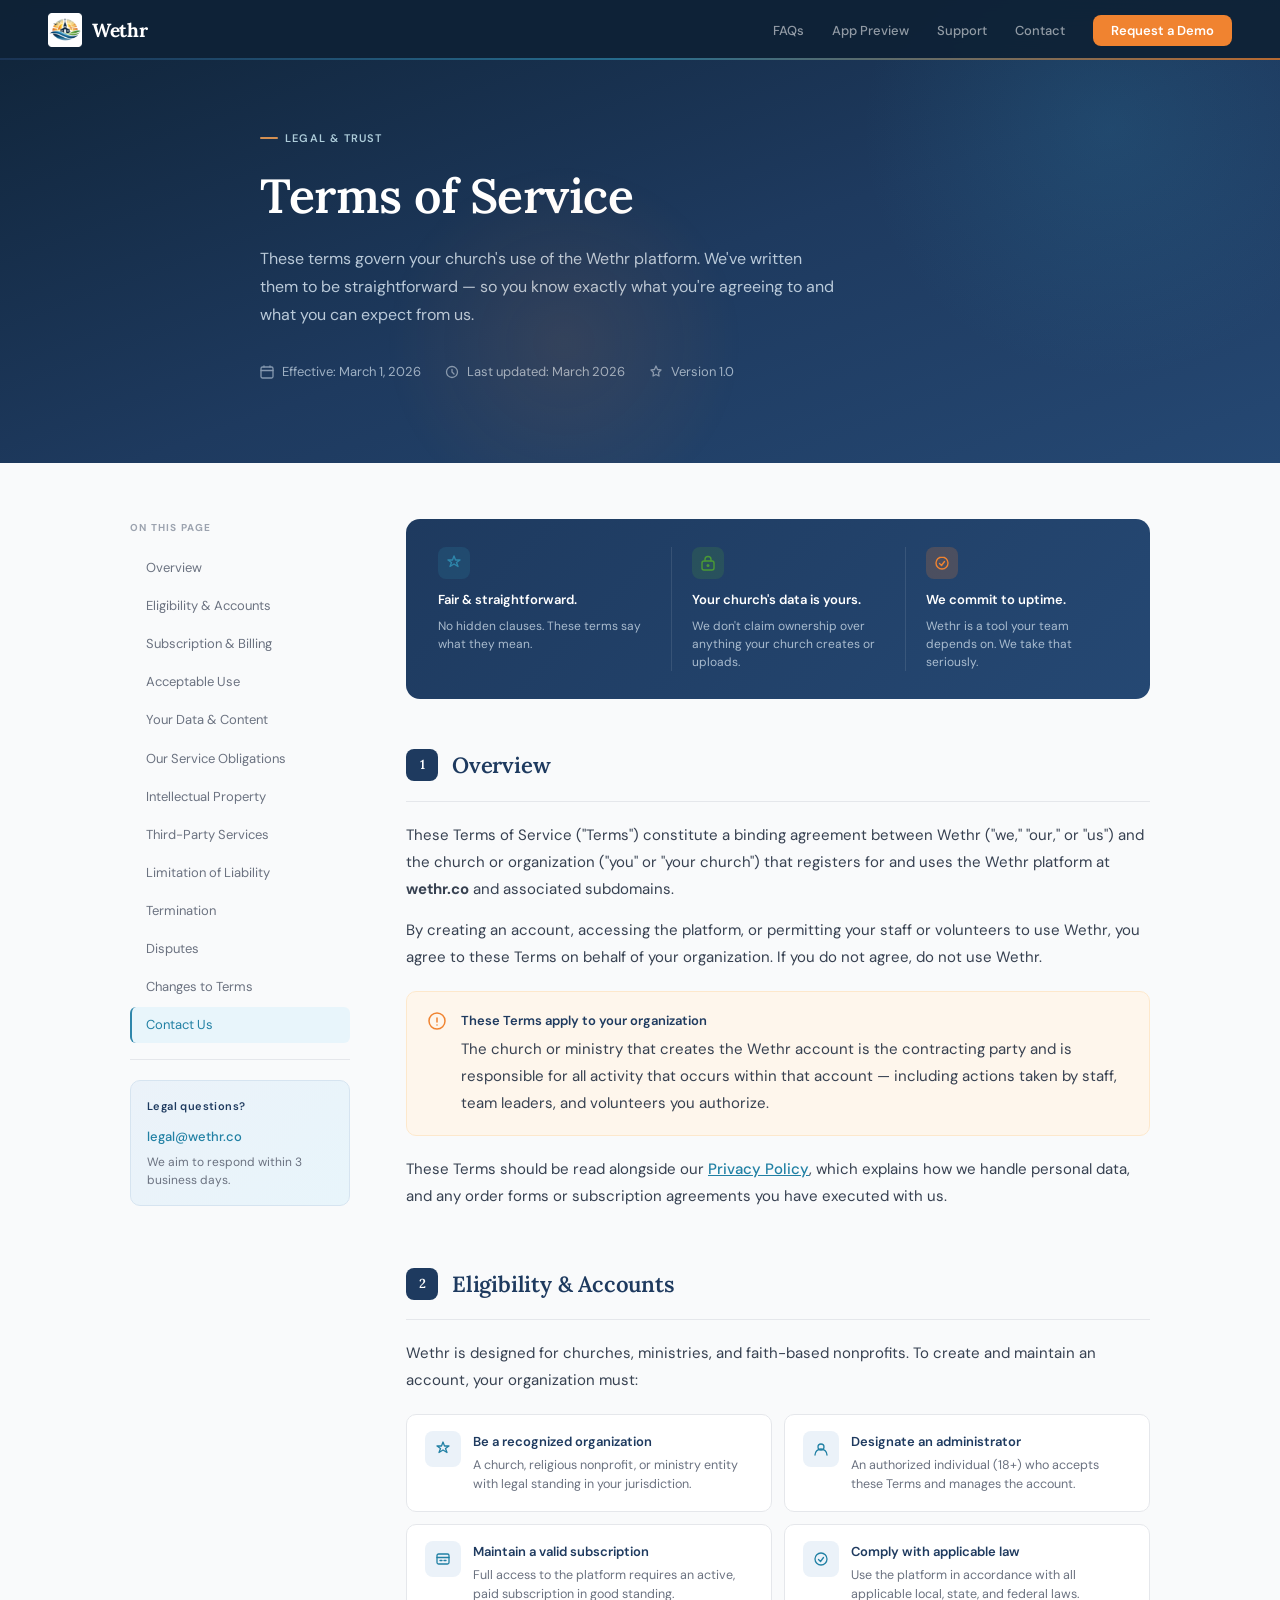
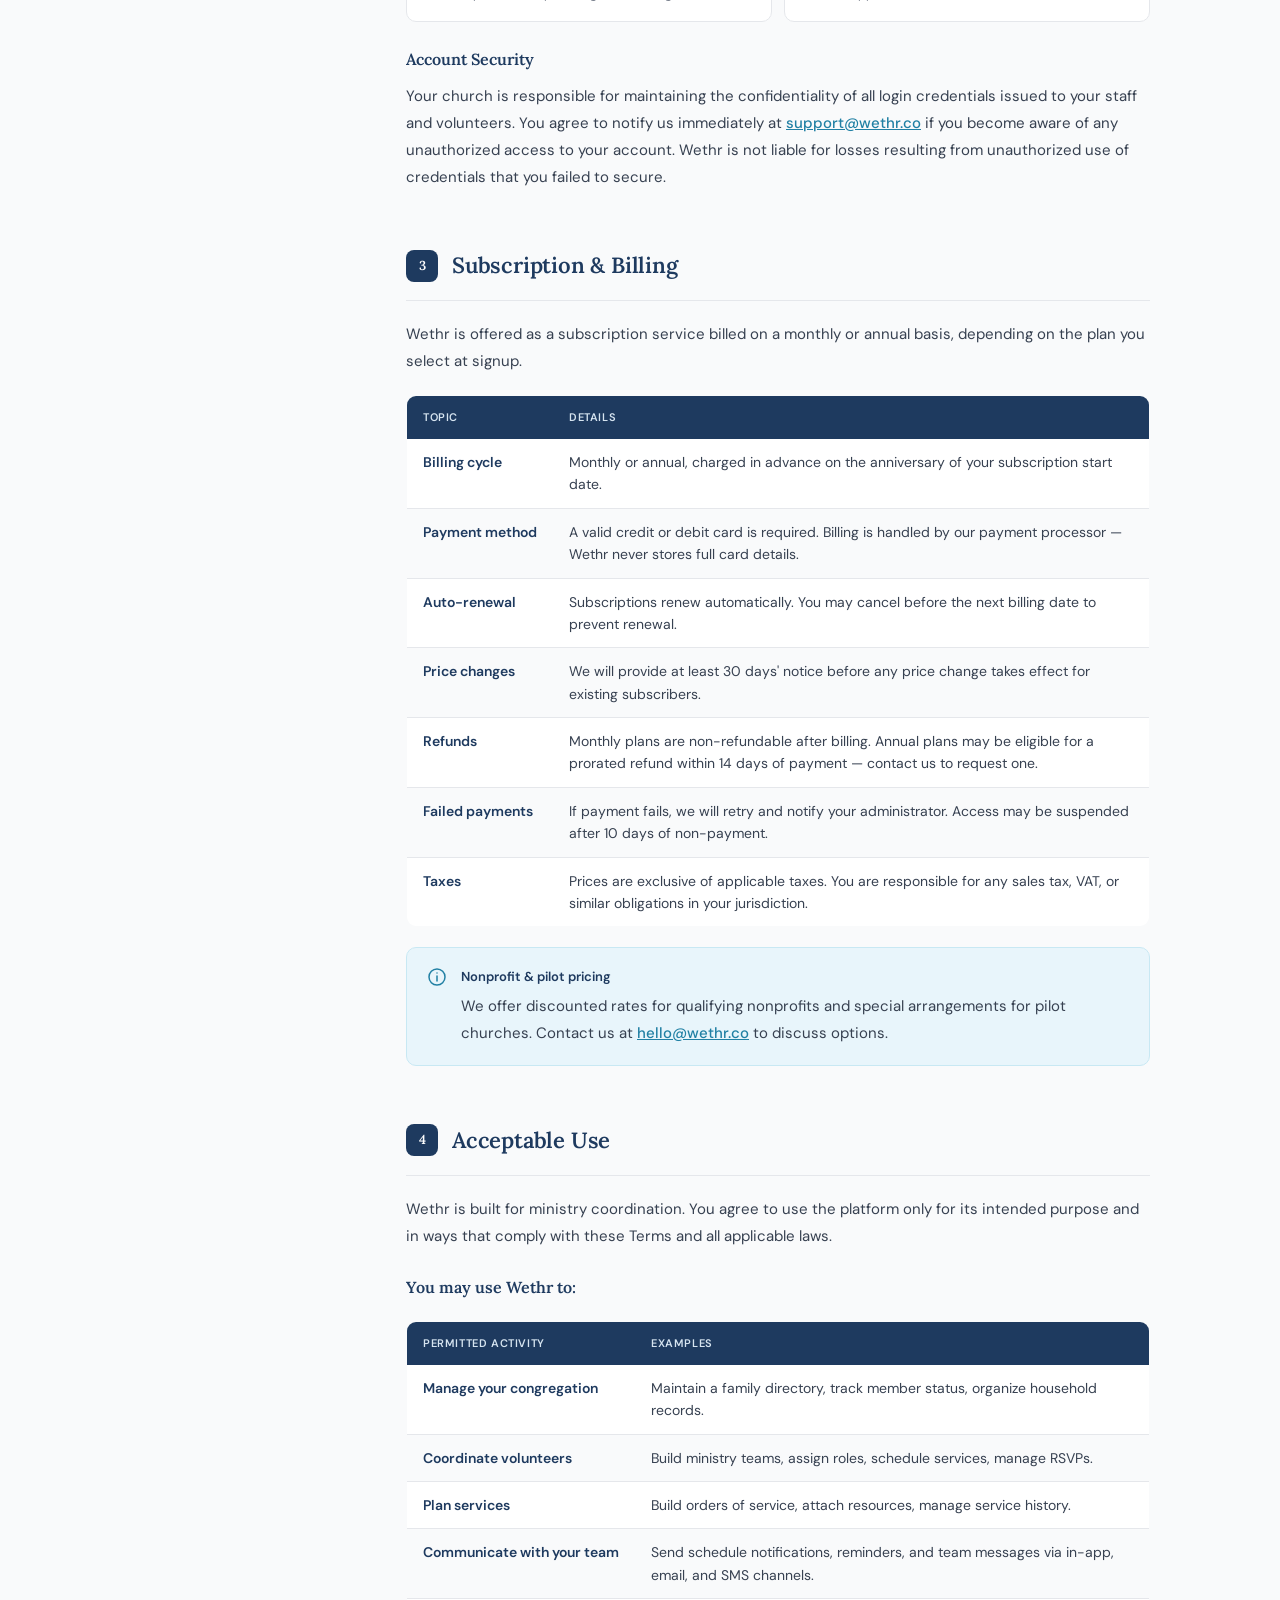
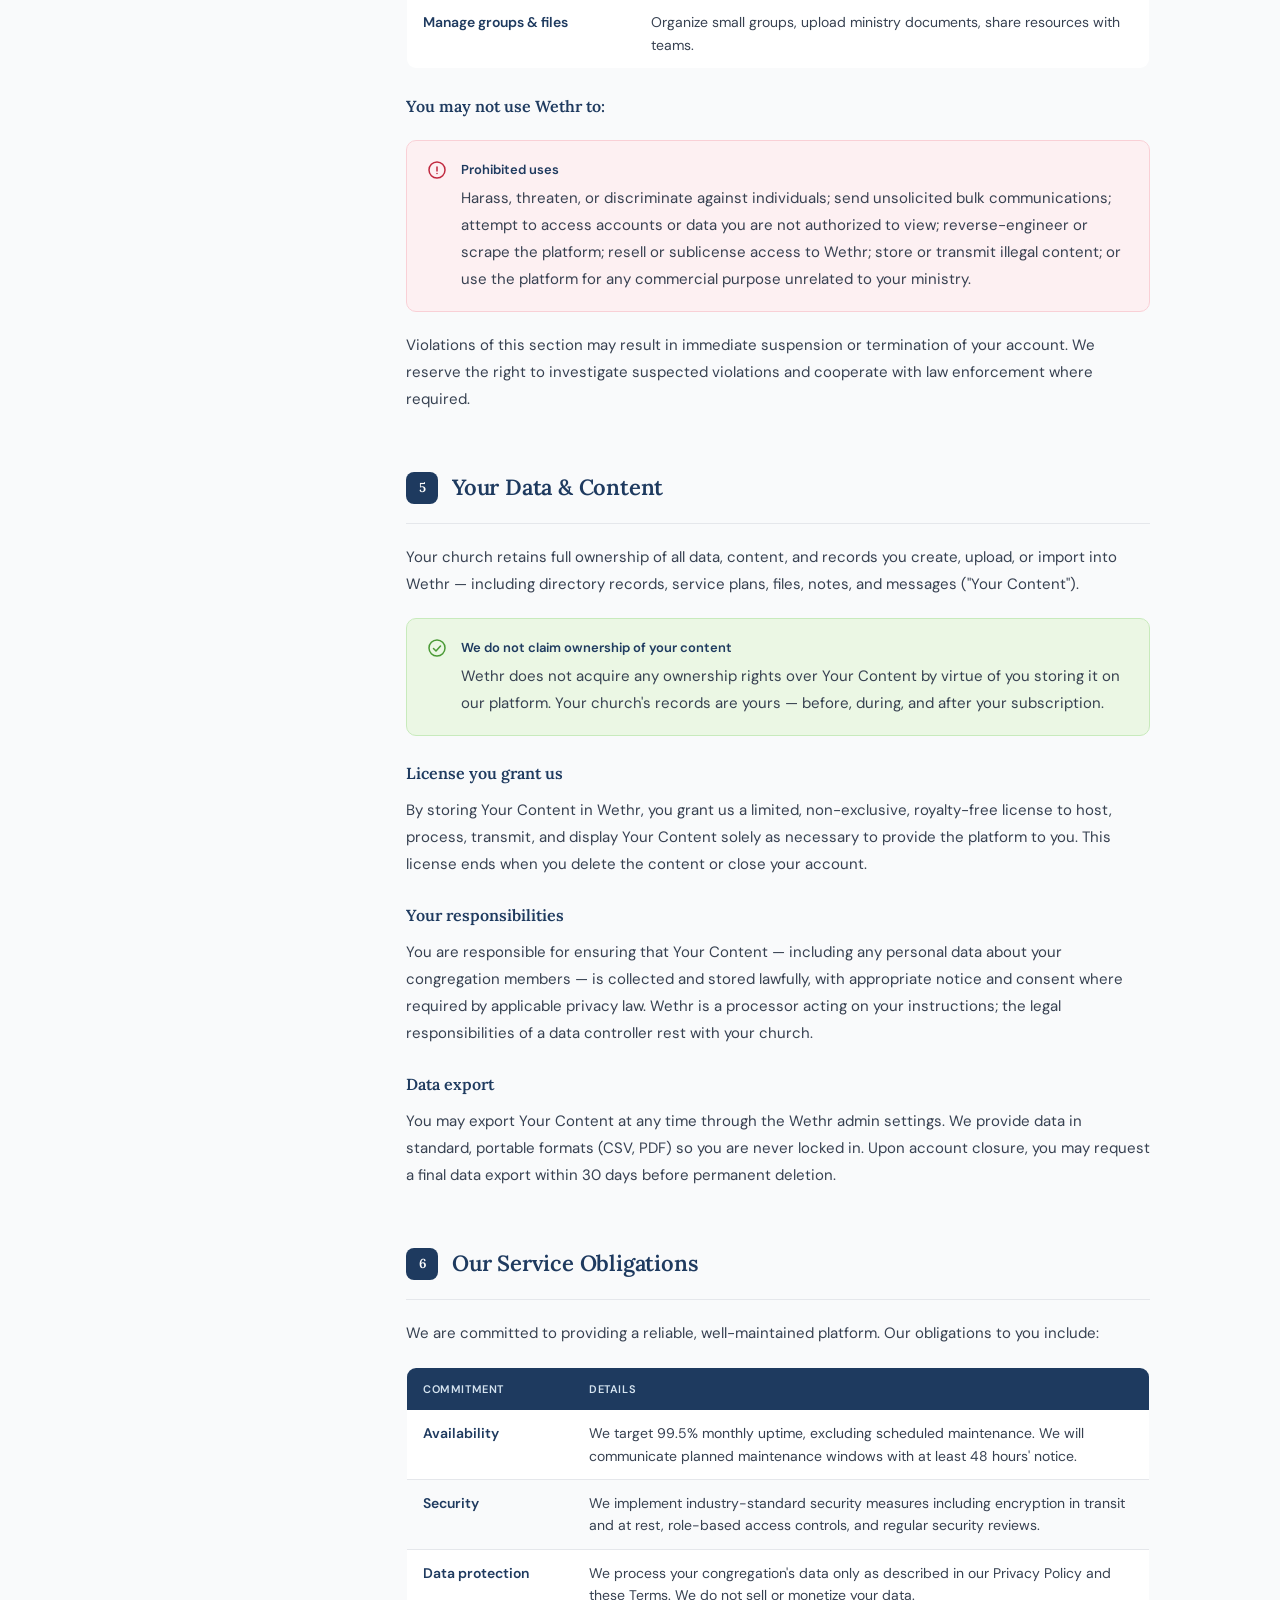
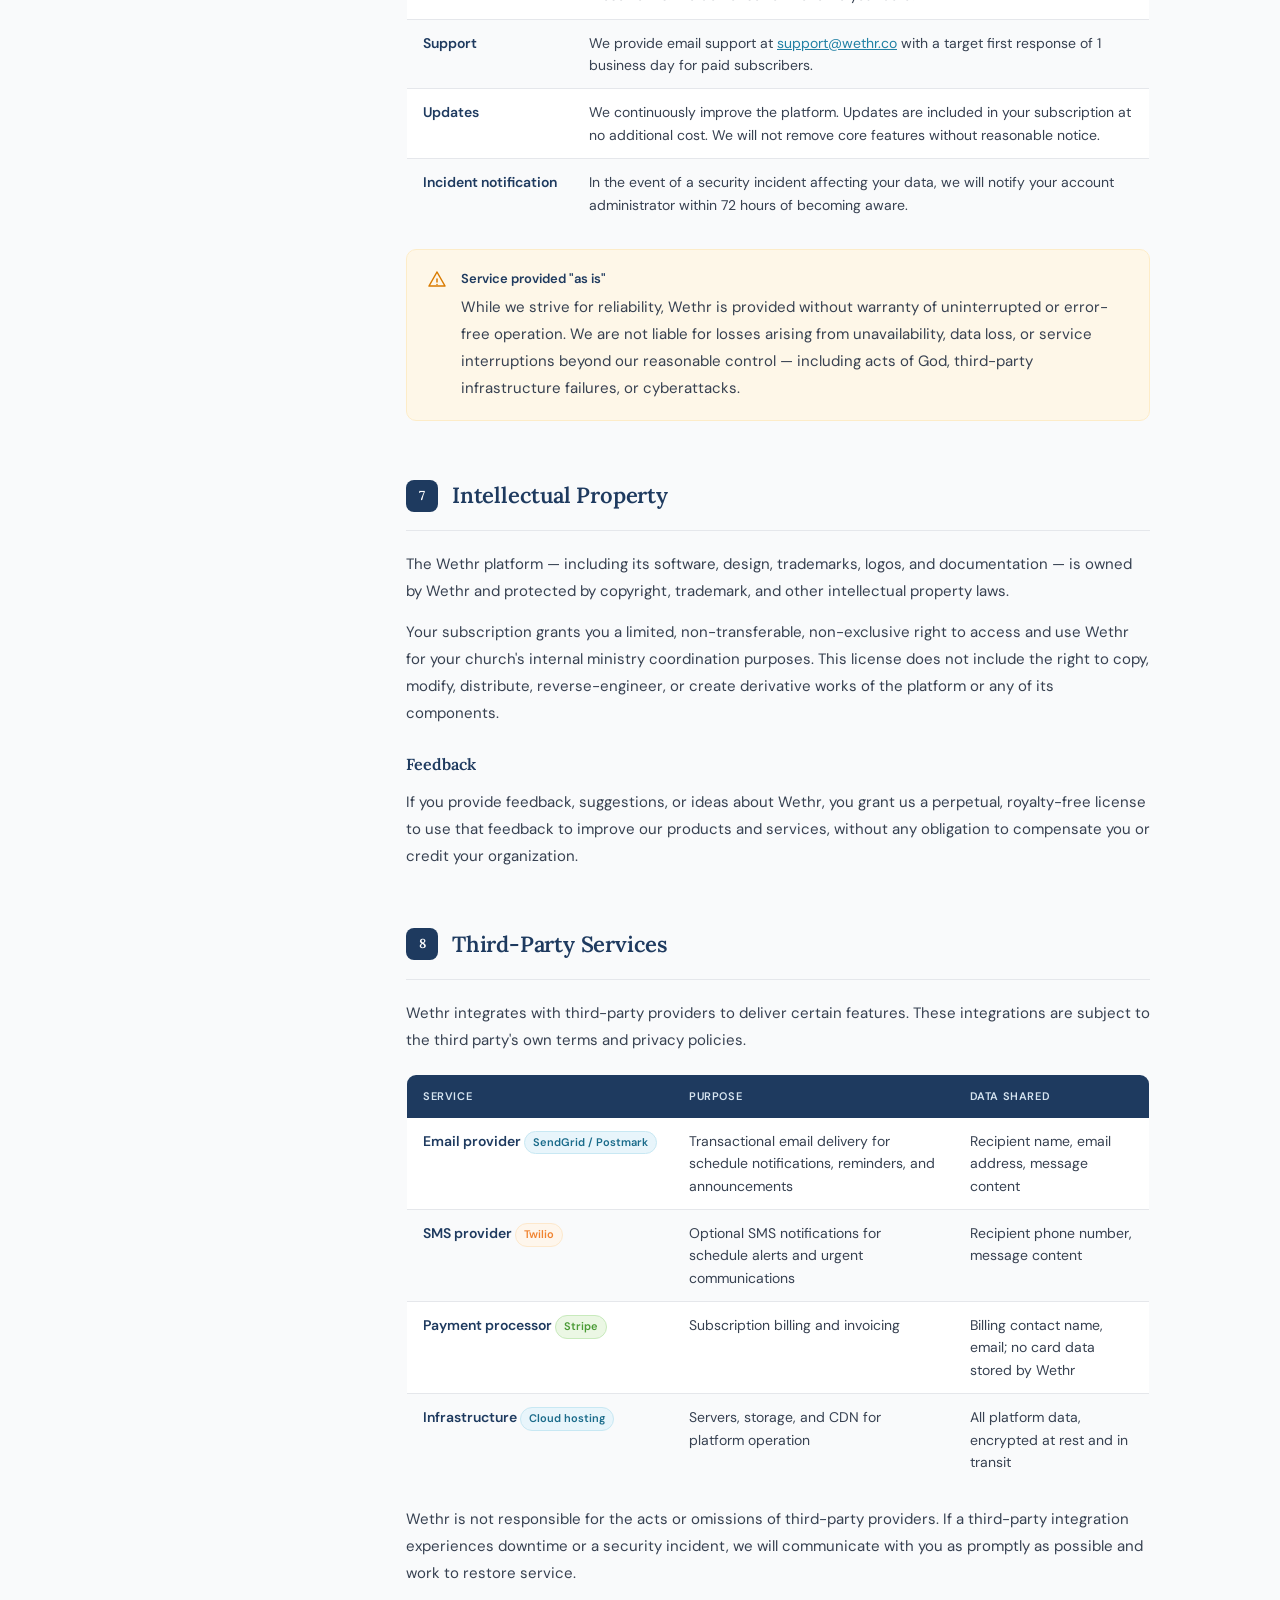
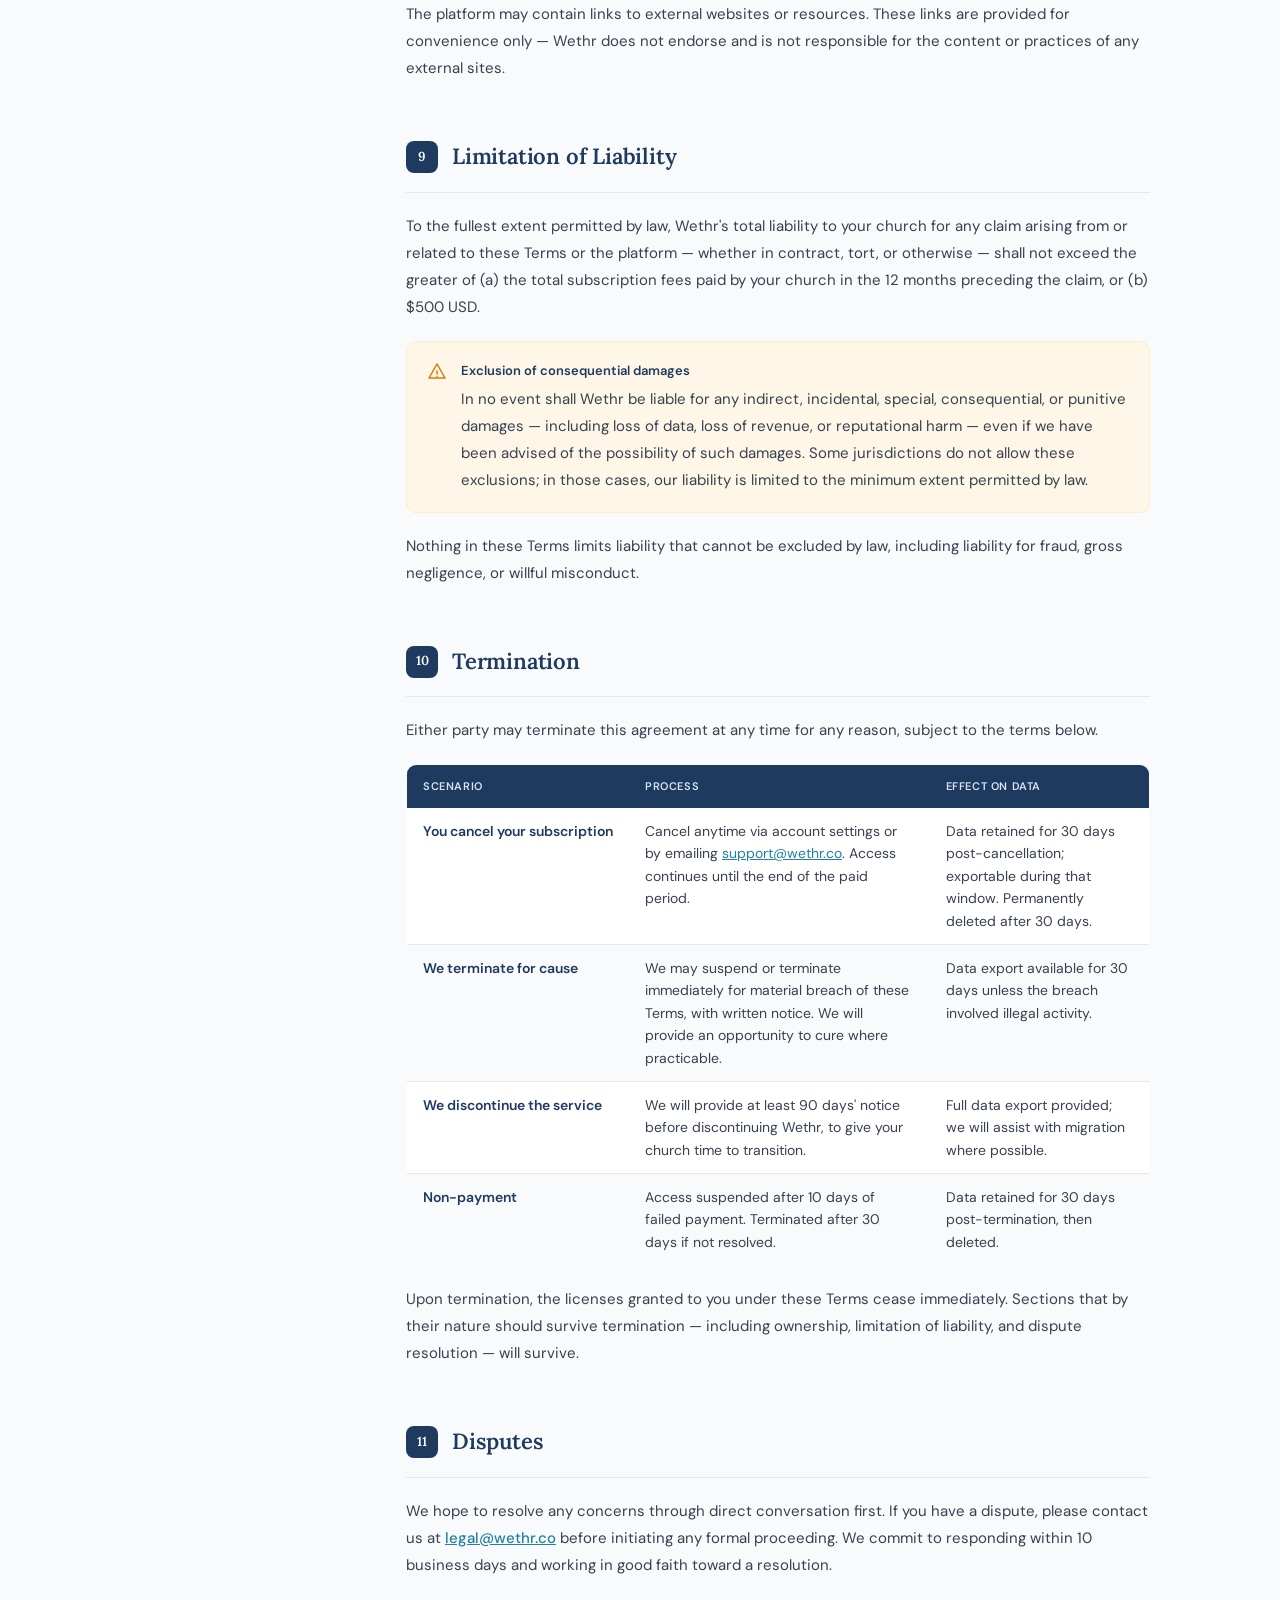
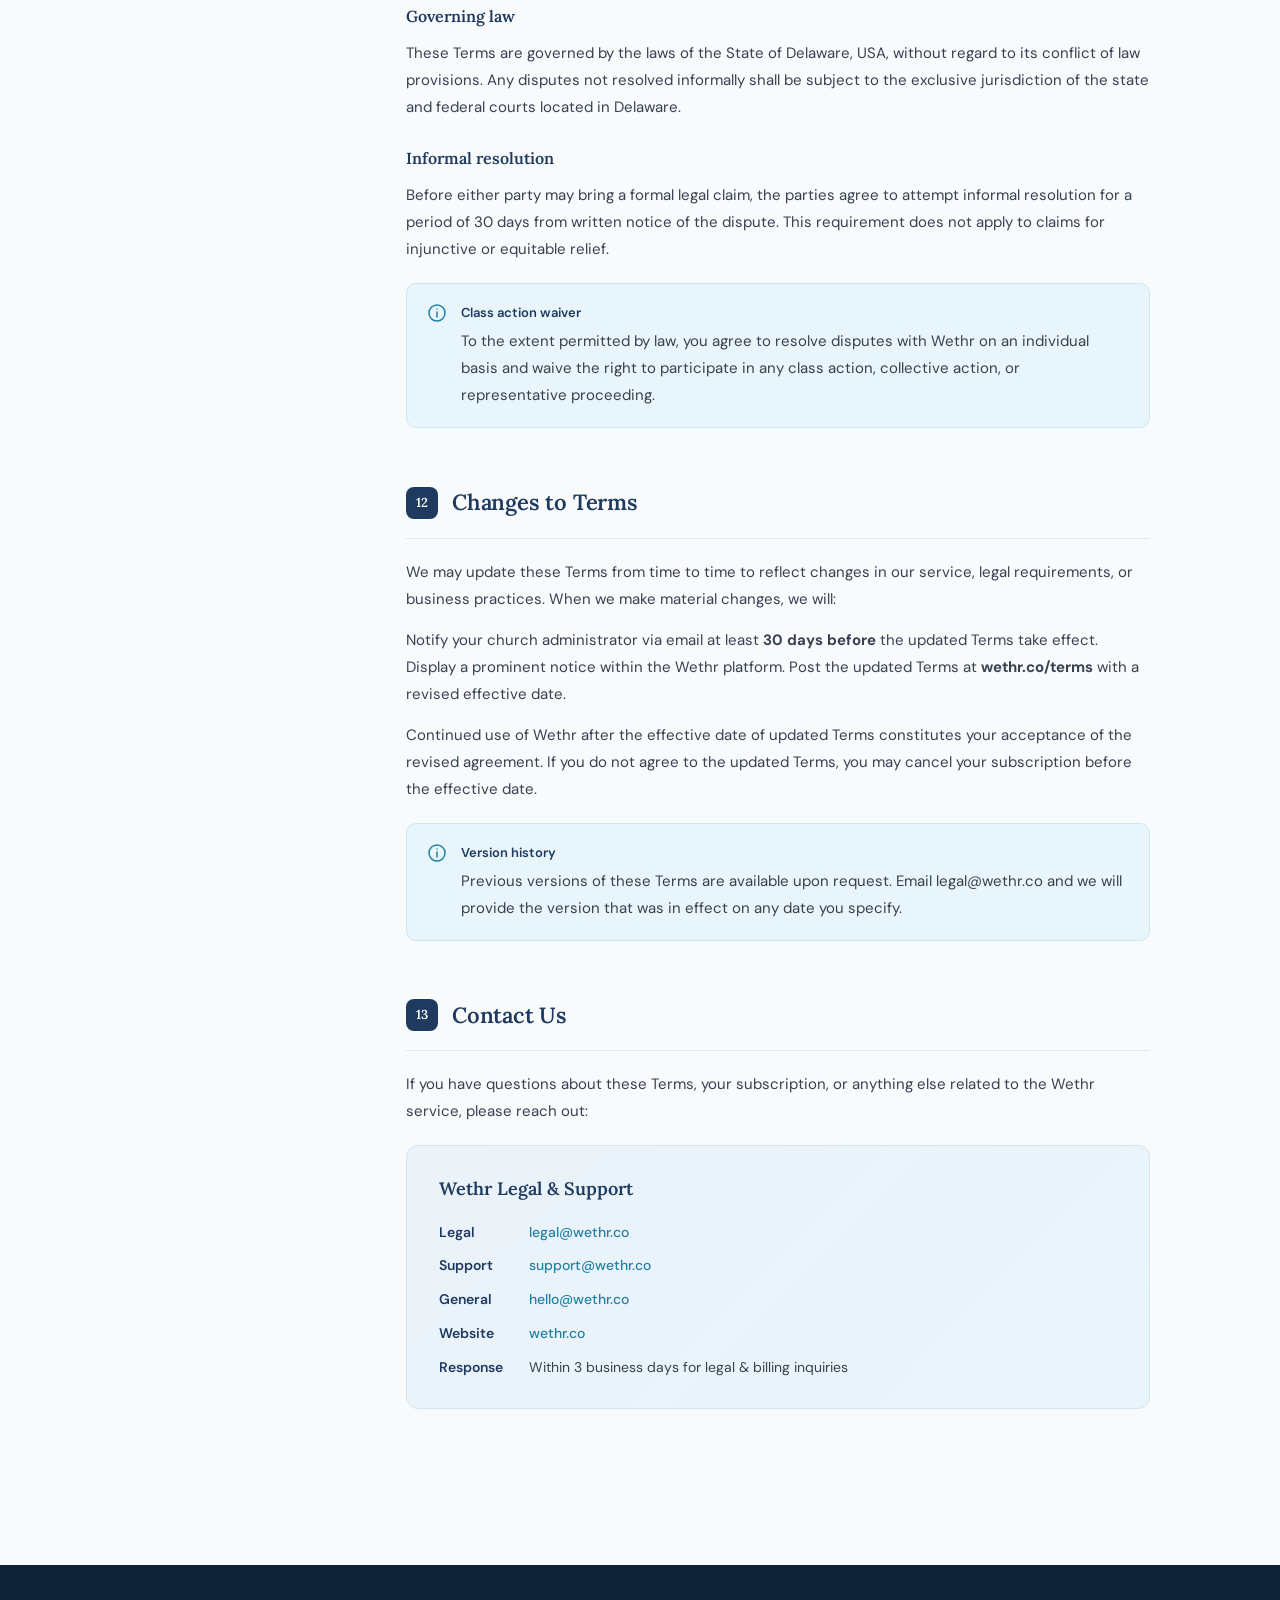
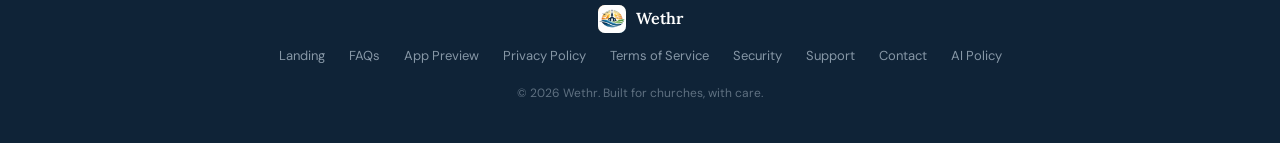
<file: tos.html>
<!DOCTYPE html>
<html lang="en">
<head>
  <meta charset="UTF-8" />
  <meta name="viewport" content="width=device-width, initial-scale=1.0" />
  <title>Terms of Service — Wethr</title>
  <link rel="preconnect" href="https://fonts.googleapis.com" />
  <link rel="preconnect" href="https://fonts.gstatic.com" crossorigin />
  <link href="https://fonts.googleapis.com/css2?family=Lora:ital,wght@0,400;0,600;0,700;1,400;1,600&family=DM+Sans:wght@300;400;500;600;700&family=JetBrains+Mono:wght@400;500&display=swap" rel="stylesheet" />
  <link rel="stylesheet" href="shared.css" />
  <style>
    body { line-height: 1.7; min-height: 100vh; }

    /* ── HERO ── */
    .hero {
      background: linear-gradient(160deg, var(--navy-950) 0%, var(--navy-900) 55%, var(--navy-800) 100%);
      padding: 120px 40px 80px;
      position: relative;
      overflow: hidden;
    }

    .hero::before {
      content: '';
      position: absolute;
      top: -120px;
      right: -80px;
      width: 500px;
      height: 500px;
      background: radial-gradient(circle, rgba(46,134,171,0.18) 0%, transparent 70%);
      pointer-events: none;
    }

    .hero::after {
      content: '';
      position: absolute;
      bottom: -60px;
      left: 30%;
      width: 360px;
      height: 360px;
      background: radial-gradient(circle, rgba(240,131,48,0.10) 0%, transparent 70%);
      pointer-events: none;
    }

    .hero-inner {
      max-width: 760px;
      margin: 0 auto;
      position: relative;
      animation: fadeUp 0.5s ease both;
    }

    .hero-eyebrow {
      display: inline-flex;
      align-items: center;
      gap: 7px;
      font-size: 11px;
      font-weight: 600;
      letter-spacing: 1.2px;
      text-transform: uppercase;
      color: var(--cerulean-100);
      margin-bottom: 20px;
      opacity: 0.85;
    }

    .hero-eyebrow::before {
      content: '';
      display: inline-block;
      width: 18px;
      height: 2px;
      background: var(--sunrise-400);
      border-radius: 2px;
    }

    .hero h1 {
      font-family: 'Lora', serif;
      font-size: clamp(32px, 5vw, 48px);
      font-weight: 600;
      color: #fff;
      line-height: 1.2;
      margin-bottom: 20px;
      letter-spacing: -0.5px;
    }

    .hero p {
      font-size: 16px;
      color: var(--navy-100);
      opacity: 0.85;
      max-width: 580px;
      line-height: 1.75;
    }

    .hero-meta {
      margin-top: 32px;
      display: flex;
      gap: 24px;
      flex-wrap: wrap;
    }

    .hero-meta-item {
      display: flex;
      align-items: center;
      gap: 8px;
      font-size: 13px;
      color: var(--navy-100);
      opacity: 0.7;
    }

    .hero-meta-item svg { width: 14px; height: 14px; opacity: 0.8; }

    /* ── LAYOUT ── */
    .page-body {
      max-width: 1100px;
      margin: 0 auto;
      padding: 56px 40px 100px;
      display: grid;
      grid-template-columns: 220px 1fr;
      gap: 56px;
      align-items: start;
    }

    /* ── SIDEBAR TOC ── */
    .toc { position: sticky; top: 80px; }

    .toc-label {
      font-size: 10px;
      font-weight: 700;
      letter-spacing: 1.2px;
      text-transform: uppercase;
      color: var(--neutral-400);
      margin-bottom: 14px;
    }

    .toc-list { list-style: none; }
    .toc-list li + li { margin-top: 2px; }

    .toc-list a {
      display: block;
      padding: 7px 12px 7px 14px;
      font-size: 13px;
      color: var(--neutral-500);
      text-decoration: none;
      border-radius: 6px;
      border-left: 2px solid transparent;
      transition: all 0.15s;
    }

    .toc-list a:hover,
    .toc-list a.active {
      color: var(--cerulean-600);
      background: var(--cerulean-50);
      border-left-color: var(--cerulean-500);
    }

    .toc-divider {
      height: 1px;
      background: var(--neutral-200);
      margin: 16px 0;
    }

    .toc-contact-card {
      background: linear-gradient(135deg, var(--navy-50), var(--cerulean-50));
      border: 1px solid var(--navy-100);
      border-radius: 10px;
      padding: 16px;
      margin-top: 20px;
    }

    .toc-contact-card .label {
      font-size: 11px;
      font-weight: 600;
      color: var(--navy-900);
      letter-spacing: 0.4px;
      margin-bottom: 6px;
    }

    .toc-contact-card a {
      font-size: 13px;
      color: var(--cerulean-600);
      text-decoration: none;
      font-weight: 500;
    }

    .toc-contact-card a:hover { text-decoration: underline; }

    .toc-contact-card p {
      font-size: 12px;
      color: var(--neutral-500);
      margin-top: 4px;
      line-height: 1.5;
    }

    /* ── CONTENT ── */
    .content { min-width: 0; }

    /* Summary banner */
    .commitment-banner {
      background: linear-gradient(135deg, var(--navy-900), var(--navy-800));
      border-radius: 14px;
      padding: 28px 32px;
      margin-bottom: 48px;
      display: grid;
      grid-template-columns: 1fr 1fr 1fr;
      gap: 20px;
      animation: fadeUp 0.5s 0.1s ease both;
    }

    .commitment-item {
      display: flex;
      flex-direction: column;
      gap: 6px;
    }

    .commitment-item + .commitment-item {
      border-left: 1px solid rgba(255,255,255,0.1);
      padding-left: 20px;
    }

    .commitment-icon {
      width: 32px;
      height: 32px;
      border-radius: 8px;
      display: flex;
      align-items: center;
      justify-content: center;
      margin-bottom: 4px;
    }

    .commitment-icon.cerulean { background: rgba(46,134,171,0.2); }
    .commitment-icon.meadow   { background: rgba(74,154,53,0.2); }
    .commitment-icon.sunrise  { background: rgba(240,131,48,0.2); }
    .commitment-icon svg { width: 16px; height: 16px; }

    .commitment-title { font-size: 13px; font-weight: 600; color: #fff; }
    .commitment-desc  { font-size: 12px; color: var(--navy-100); opacity: 0.75; line-height: 1.5; }

    /* Section */
    .section {
      margin-bottom: 56px;
      scroll-margin-top: 84px;
      animation: fadeUp 0.4s ease both;
    }

    .section-header {
      display: flex;
      align-items: center;
      gap: 14px;
      margin-bottom: 20px;
      padding-bottom: 16px;
      border-bottom: 1px solid var(--neutral-200);
    }

    .section-number {
      width: 32px;
      height: 32px;
      background: var(--navy-900);
      border-radius: 8px;
      display: flex;
      align-items: center;
      justify-content: center;
      font-family: 'Lora', serif;
      font-size: 13px;
      font-weight: 600;
      color: #fff;
      flex-shrink: 0;
    }

    .section h2 {
      font-family: 'Lora', serif;
      font-size: 22px;
      font-weight: 600;
      color: var(--navy-900);
      letter-spacing: -0.2px;
    }

    .section p {
      font-size: 15px;
      line-height: 1.8;
      color: var(--neutral-700);
      margin-bottom: 14px;
    }

    .section p:last-child { margin-bottom: 0; }

    .section h3 {
      font-family: 'Lora', serif;
      font-size: 16px;
      font-weight: 600;
      color: var(--navy-900);
      margin: 24px 0 10px;
    }

    /* Callout */
    .callout {
      border-radius: 10px;
      padding: 18px 20px;
      margin: 20px 0;
      display: flex;
      gap: 14px;
      align-items: flex-start;
    }

    .callout.info    { background: var(--cerulean-50); border: 1px solid var(--cerulean-100); }
    .callout.success { background: var(--meadow-50);   border: 1px solid var(--meadow-100); }
    .callout.warm    { background: var(--sunrise-50);  border: 1px solid var(--sunrise-100); }
    .callout.caution { background: var(--amber-50);    border: 1px solid var(--amber-100); }
    .callout.danger  { background: var(--crimson-50);  border: 1px solid var(--crimson-100); }

    .callout-icon { width: 20px; height: 20px; flex-shrink: 0; margin-top: 1px; }
    .callout.info    .callout-icon { color: var(--cerulean-600); }
    .callout.success .callout-icon { color: var(--meadow-500); }
    .callout.warm    .callout-icon { color: var(--sunrise-500); }
    .callout.caution .callout-icon { color: var(--amber-500); }
    .callout.danger  .callout-icon { color: var(--crimson-500); }

    .callout-body { flex: 1; }

    .callout-title {
      font-size: 13px;
      font-weight: 600;
      color: var(--navy-900);
      margin-bottom: 4px;
    }

    .callout-text {
      font-size: 13.5px;
      line-height: 1.65;
      color: var(--neutral-700);
      margin: 0 !important;
    }

    /* Data table */
    .data-table {
      width: 100%;
      border-collapse: collapse;
      font-size: 14px;
      margin: 20px 0;
      border-radius: 10px;
      overflow: hidden;
      border: 1px solid var(--neutral-200);
    }

    .data-table thead { background: var(--navy-900); }

    .data-table thead th {
      padding: 12px 16px;
      text-align: left;
      font-size: 11px;
      font-weight: 600;
      color: var(--navy-100);
      letter-spacing: 0.6px;
      text-transform: uppercase;
    }

    .data-table tbody tr {
      border-bottom: 1px solid var(--neutral-200);
      transition: background 0.1s;
    }

    .data-table tbody tr:last-child { border-bottom: none; }
    .data-table tbody tr:nth-child(odd)  { background: #fff; }
    .data-table tbody tr:nth-child(even) { background: var(--neutral-50); }
    .data-table tbody tr:hover { background: var(--cerulean-50); }

    .data-table td {
      padding: 12px 16px;
      vertical-align: top;
      color: var(--neutral-700);
      line-height: 1.6;
    }

    .data-table td:first-child {
      font-weight: 600;
      color: var(--navy-900);
      white-space: nowrap;
    }

    /* Feature grid */
    .rights-grid {
      display: grid;
      grid-template-columns: 1fr 1fr;
      gap: 12px;
      margin: 20px 0;
    }

    .right-card {
      background: #fff;
      border: 1px solid var(--neutral-200);
      border-radius: 10px;
      padding: 16px 18px;
      display: flex;
      gap: 12px;
      align-items: flex-start;
      transition: box-shadow 0.15s;
    }

    .right-card:hover { box-shadow: 0 2px 12px rgba(30,58,95,0.08); }

    .right-card-icon {
      width: 36px;
      height: 36px;
      border-radius: 8px;
      background: var(--navy-50);
      display: flex;
      align-items: center;
      justify-content: center;
      flex-shrink: 0;
    }

    .right-card-icon svg { width: 16px; height: 16px; color: var(--cerulean-600); }
    .right-card-title { font-size: 13px; font-weight: 600; color: var(--navy-900); margin-bottom: 3px; }
    .right-card-desc  { font-size: 12.5px; color: var(--neutral-500); line-height: 1.55; }

    /* Badge */
    .badge {
      display: inline-block;
      font-size: 11px;
      font-weight: 600;
      padding: 2px 8px;
      border-radius: 99px;
    }

    .badge.blue   { background: var(--cerulean-50); color: var(--cerulean-700); border: 1px solid var(--cerulean-100); }
    .badge.green  { background: var(--meadow-50);   color: var(--meadow-500);   border: 1px solid var(--meadow-100); }
    .badge.warm   { background: var(--sunrise-50);  color: var(--sunrise-500);  border: 1px solid var(--sunrise-100); }
    .badge.amber  { background: var(--amber-50);    color: var(--amber-700);    border: 1px solid var(--amber-100); }
    .badge.red    { background: var(--crimson-50);  color: var(--crimson-700);  border: 1px solid var(--crimson-100); }

    /* Responsive */
    @media (max-width: 900px) {
      .page-body { grid-template-columns: 1fr; padding: 36px 20px 60px; gap: 0; }
      .toc { display: none; }
      .hero { padding: 48px 20px 56px; }
      .commitment-banner { grid-template-columns: 1fr; padding: 20px; }
      .commitment-item + .commitment-item { border-left: none; padding-left: 0; border-top: 1px solid rgba(255,255,255,0.1); padding-top: 16px; }
      .rights-grid { grid-template-columns: 1fr; }
    }

    @keyframes fadeUp {
      from { opacity: 0; transform: translateY(16px); }
      to   { opacity: 1; transform: translateY(0); }
    }
  </style>
</head>
<body>

  <!-- NAV -->
  <nav>
    <a href="index.html" class="nav-brand">
      <img src="./wethr_logo-192.png" alt="Wethr" class="nav-logo">
      <span class="nav-wordmark">Wethr</span>
    </a>
    <ul class="nav-links">
      <li><a href="faq.html">FAQs</a></li>
      <li><a href="preview.html">App Preview</a></li>
      <li><a href="support.html">Support</a></li>
      <li><a href="contact.html">Contact</a></li>
      <li><a href="mailto:hello@wethr.co" class="nav-cta">Request a Demo</a></li>
    </ul>
  </nav>

  <!-- HERO -->
  <div class="hero">
    <div class="hero-inner">
      <div class="hero-eyebrow">Legal &amp; Trust</div>
      <h1>Terms of Service</h1>
      <p>These terms govern your church's use of the Wethr platform. We've written them to be straightforward — so you know exactly what you're agreeing to and what you can expect from us.</p>
      <div class="hero-meta">
        <div class="hero-meta-item">
          <svg viewBox="0 0 14 14" fill="none"><rect x="1" y="2" width="12" height="11" rx="1.5" stroke="currentColor" stroke-width="1.3"/><path d="M4 2V1M10 2V1M1 5.5h12" stroke="currentColor" stroke-width="1.3" stroke-linecap="round"/></svg>
          Effective: March 1, 2026
        </div>
        <div class="hero-meta-item">
          <svg viewBox="0 0 14 14" fill="none"><circle cx="7" cy="7" r="5.5" stroke="currentColor" stroke-width="1.3"/><path d="M7 4.5V7l2 2" stroke="currentColor" stroke-width="1.3" stroke-linecap="round"/></svg>
          Last updated: March 2026
        </div>
        <div class="hero-meta-item">
          <svg viewBox="0 0 14 14" fill="none"><path d="M7 1l1.5 3.5L12 5l-2.5 2.5.5 3.5L7 9.5 4 11l.5-3.5L2 5l3.5-.5L7 1z" stroke="currentColor" stroke-width="1.3" stroke-linejoin="round"/></svg>
          Version 1.0
        </div>
      </div>
    </div>
  </div>

  <!-- MAIN -->
  <div class="page-body">

    <!-- SIDEBAR TOC -->
    <aside class="toc">
      <div class="toc-label">On this page</div>
      <ul class="toc-list">
        <li><a href="#overview" class="active">Overview</a></li>
        <li><a href="#eligibility">Eligibility &amp; Accounts</a></li>
        <li><a href="#subscription">Subscription &amp; Billing</a></li>
        <li><a href="#acceptable-use">Acceptable Use</a></li>
        <li><a href="#your-data">Your Data &amp; Content</a></li>
        <li><a href="#our-service">Our Service Obligations</a></li>
        <li><a href="#ip">Intellectual Property</a></li>
        <li><a href="#third-parties">Third-Party Services</a></li>
        <li><a href="#liability">Limitation of Liability</a></li>
        <li><a href="#termination">Termination</a></li>
        <li><a href="#disputes">Disputes</a></li>
        <li><a href="#changes">Changes to Terms</a></li>
        <li><a href="#contact">Contact Us</a></li>
      </ul>

      <div class="toc-divider"></div>

      <div class="toc-contact-card">
        <div class="label">Legal questions?</div>
        <a href="mailto:legal@wethr.co">legal@wethr.co</a>
        <p>We aim to respond within 3 business days.</p>
      </div>
    </aside>

    <!-- CONTENT -->
    <main class="content">

      <!-- Summary banner -->
      <div class="commitment-banner">
        <div class="commitment-item">
          <div class="commitment-icon cerulean">
            <svg viewBox="0 0 16 16" fill="none"><path d="M8 1L9.5 5H14L10.5 7.5L12 11.5L8 9L4 11.5L5.5 7.5L2 5H6.5L8 1Z" stroke="#2E86AB" stroke-width="1.4" stroke-linejoin="round"/></svg>
          </div>
          <div class="commitment-title">Fair &amp; straightforward.</div>
          <div class="commitment-desc">No hidden clauses. These terms say what they mean.</div>
        </div>
        <div class="commitment-item">
          <div class="commitment-icon meadow">
            <svg viewBox="0 0 16 16" fill="none"><rect x="2" y="6" width="12" height="9" rx="2" stroke="#4A9A35" stroke-width="1.4"/><path d="M5 6V4.5a3 3 0 016 0V6" stroke="#4A9A35" stroke-width="1.4" stroke-linecap="round"/><circle cx="8" cy="10.5" r="1.5" fill="#4A9A35"/></svg>
          </div>
          <div class="commitment-title">Your church's data is yours.</div>
          <div class="commitment-desc">We don't claim ownership over anything your church creates or uploads.</div>
        </div>
        <div class="commitment-item">
          <div class="commitment-icon sunrise">
            <svg viewBox="0 0 16 16" fill="none"><path d="M8 2C4.7 2 2 4.7 2 8s2.7 6 6 6 6-2.7 6-6-2.7-6-6-6z" stroke="#F08330" stroke-width="1.4"/><path d="M5.5 8.5l2 2 3-4" stroke="#F08330" stroke-width="1.4" stroke-linecap="round" stroke-linejoin="round"/></svg>
          </div>
          <div class="commitment-title">We commit to uptime.</div>
          <div class="commitment-desc">Wethr is a tool your team depends on. We take that seriously.</div>
        </div>
      </div>

      <!-- 1. Overview -->
      <section class="section" id="overview">
        <div class="section-header">
          <div class="section-number">1</div>
          <h2>Overview</h2>
        </div>
        <p>These Terms of Service ("Terms") constitute a binding agreement between Wethr ("we," "our," or "us") and the church or organization ("you" or "your church") that registers for and uses the Wethr platform at <strong>wethr.co</strong> and associated subdomains.</p>
        <p>By creating an account, accessing the platform, or permitting your staff or volunteers to use Wethr, you agree to these Terms on behalf of your organization. If you do not agree, do not use Wethr.</p>
        <div class="callout warm">
          <svg class="callout-icon" viewBox="0 0 20 20" fill="none"><path d="M10 18a8 8 0 100-16 8 8 0 000 16zm0-11v4m0 3h.01" stroke="currentColor" stroke-width="1.5" stroke-linecap="round"/></svg>
          <div class="callout-body">
            <div class="callout-title">These Terms apply to your organization</div>
            <p class="callout-text">The church or ministry that creates the Wethr account is the contracting party and is responsible for all activity that occurs within that account — including actions taken by staff, team leaders, and volunteers you authorize.</p>
          </div>
        </div>
        <p>These Terms should be read alongside our <a href="privacy.html" style="color: var(--cerulean-600); font-weight: 500;">Privacy Policy</a>, which explains how we handle personal data, and any order forms or subscription agreements you have executed with us.</p>
      </section>

      <!-- 2. Eligibility & Accounts -->
      <section class="section" id="eligibility">
        <div class="section-header">
          <div class="section-number">2</div>
          <h2>Eligibility &amp; Accounts</h2>
        </div>
        <p>Wethr is designed for churches, ministries, and faith-based nonprofits. To create and maintain an account, your organization must:</p>
        <div class="rights-grid">
          <div class="right-card">
            <div class="right-card-icon">
              <svg viewBox="0 0 16 16" fill="none"><path d="M8 1L9.5 5H14L10.5 7.5L12 11.5L8 9L4 11.5L5.5 7.5L2 5H6.5L8 1Z" stroke="currentColor" stroke-width="1.3" stroke-linejoin="round"/></svg>
            </div>
            <div>
              <div class="right-card-title">Be a recognized organization</div>
              <div class="right-card-desc">A church, religious nonprofit, or ministry entity with legal standing in your jurisdiction.</div>
            </div>
          </div>
          <div class="right-card">
            <div class="right-card-icon">
              <svg viewBox="0 0 16 16" fill="none"><circle cx="8" cy="6" r="3" stroke="currentColor" stroke-width="1.3"/><path d="M2 14c0-3.3 2.7-6 6-6s6 2.7 6 6" stroke="currentColor" stroke-width="1.3" stroke-linecap="round"/></svg>
            </div>
            <div>
              <div class="right-card-title">Designate an administrator</div>
              <div class="right-card-desc">An authorized individual (18+) who accepts these Terms and manages the account.</div>
            </div>
          </div>
          <div class="right-card">
            <div class="right-card-icon">
              <svg viewBox="0 0 16 16" fill="none"><rect x="2" y="3" width="12" height="10" rx="1.5" stroke="currentColor" stroke-width="1.3"/><path d="M2 6.5h12M5 9.5h2M9 9.5h2" stroke="currentColor" stroke-width="1.3" stroke-linecap="round"/></svg>
            </div>
            <div>
              <div class="right-card-title">Maintain a valid subscription</div>
              <div class="right-card-desc">Full access to the platform requires an active, paid subscription in good standing.</div>
            </div>
          </div>
          <div class="right-card">
            <div class="right-card-icon">
              <svg viewBox="0 0 16 16" fill="none"><path d="M8 2C4.7 2 2 4.7 2 8s2.7 6 6 6 6-2.7 6-6-2.7-6-6-6z" stroke="currentColor" stroke-width="1.3"/><path d="M5.5 8.5l2 2 3-4" stroke="currentColor" stroke-width="1.3" stroke-linecap="round" stroke-linejoin="round"/></svg>
            </div>
            <div>
              <div class="right-card-title">Comply with applicable law</div>
              <div class="right-card-desc">Use the platform in accordance with all applicable local, state, and federal laws.</div>
            </div>
          </div>
        </div>
        <h3>Account Security</h3>
        <p>Your church is responsible for maintaining the confidentiality of all login credentials issued to your staff and volunteers. You agree to notify us immediately at <a href="mailto:support@wethr.co" style="color: var(--cerulean-600); font-weight: 500;">support@wethr.co</a> if you become aware of any unauthorized access to your account. Wethr is not liable for losses resulting from unauthorized use of credentials that you failed to secure.</p>
      </section>

      <!-- 3. Subscription & Billing -->
      <section class="section" id="subscription">
        <div class="section-header">
          <div class="section-number">3</div>
          <h2>Subscription &amp; Billing</h2>
        </div>
        <p>Wethr is offered as a subscription service billed on a monthly or annual basis, depending on the plan you select at signup.</p>
        <table class="data-table">
          <thead>
            <tr>
              <th>Topic</th>
              <th>Details</th>
            </tr>
          </thead>
          <tbody>
            <tr>
              <td>Billing cycle</td>
              <td>Monthly or annual, charged in advance on the anniversary of your subscription start date.</td>
            </tr>
            <tr>
              <td>Payment method</td>
              <td>A valid credit or debit card is required. Billing is handled by our payment processor — Wethr never stores full card details.</td>
            </tr>
            <tr>
              <td>Auto-renewal</td>
              <td>Subscriptions renew automatically. You may cancel before the next billing date to prevent renewal.</td>
            </tr>
            <tr>
              <td>Price changes</td>
              <td>We will provide at least 30 days' notice before any price change takes effect for existing subscribers.</td>
            </tr>
            <tr>
              <td>Refunds</td>
              <td>Monthly plans are non-refundable after billing. Annual plans may be eligible for a prorated refund within 14 days of payment — contact us to request one.</td>
            </tr>
            <tr>
              <td>Failed payments</td>
              <td>If payment fails, we will retry and notify your administrator. Access may be suspended after 10 days of non-payment.</td>
            </tr>
            <tr>
              <td>Taxes</td>
              <td>Prices are exclusive of applicable taxes. You are responsible for any sales tax, VAT, or similar obligations in your jurisdiction.</td>
            </tr>
          </tbody>
        </table>
        <div class="callout info">
          <svg class="callout-icon" viewBox="0 0 20 20" fill="none"><circle cx="10" cy="10" r="8" stroke="currentColor" stroke-width="1.5"/><path d="M10 9v5m0-8h.01" stroke="currentColor" stroke-width="1.5" stroke-linecap="round"/></svg>
          <div class="callout-body">
            <div class="callout-title">Nonprofit &amp; pilot pricing</div>
            <p class="callout-text">We offer discounted rates for qualifying nonprofits and special arrangements for pilot churches. Contact us at <a href="mailto:hello@wethr.co" style="color: var(--cerulean-600); font-weight: 500;">hello@wethr.co</a> to discuss options.</p>
          </div>
        </div>
      </section>

      <!-- 4. Acceptable Use -->
      <section class="section" id="acceptable-use">
        <div class="section-header">
          <div class="section-number">4</div>
          <h2>Acceptable Use</h2>
        </div>
        <p>Wethr is built for ministry coordination. You agree to use the platform only for its intended purpose and in ways that comply with these Terms and all applicable laws.</p>
        <h3>You may use Wethr to:</h3>
        <table class="data-table">
          <thead>
            <tr>
              <th>Permitted Activity</th>
              <th>Examples</th>
            </tr>
          </thead>
          <tbody>
            <tr>
              <td>Manage your congregation</td>
              <td>Maintain a family directory, track member status, organize household records.</td>
            </tr>
            <tr>
              <td>Coordinate volunteers</td>
              <td>Build ministry teams, assign roles, schedule services, manage RSVPs.</td>
            </tr>
            <tr>
              <td>Plan services</td>
              <td>Build orders of service, attach resources, manage service history.</td>
            </tr>
            <tr>
              <td>Communicate with your team</td>
              <td>Send schedule notifications, reminders, and team messages via in-app, email, and SMS channels.</td>
            </tr>
            <tr>
              <td>Manage groups &amp; files</td>
              <td>Organize small groups, upload ministry documents, share resources with teams.</td>
            </tr>
          </tbody>
        </table>
        <h3>You may not use Wethr to:</h3>
        <div class="callout danger">
          <svg class="callout-icon" viewBox="0 0 20 20" fill="none"><circle cx="10" cy="10" r="8" stroke="currentColor" stroke-width="1.5"/><path d="M10 7v4m0 2.5h.01" stroke="currentColor" stroke-width="1.5" stroke-linecap="round"/></svg>
          <div class="callout-body">
            <div class="callout-title">Prohibited uses</div>
            <p class="callout-text">Harass, threaten, or discriminate against individuals; send unsolicited bulk communications; attempt to access accounts or data you are not authorized to view; reverse-engineer or scrape the platform; resell or sublicense access to Wethr; store or transmit illegal content; or use the platform for any commercial purpose unrelated to your ministry.</p>
          </div>
        </div>
        <p>Violations of this section may result in immediate suspension or termination of your account. We reserve the right to investigate suspected violations and cooperate with law enforcement where required.</p>
      </section>

      <!-- 5. Your Data & Content -->
      <section class="section" id="your-data">
        <div class="section-header">
          <div class="section-number">5</div>
          <h2>Your Data &amp; Content</h2>
        </div>
        <p>Your church retains full ownership of all data, content, and records you create, upload, or import into Wethr — including directory records, service plans, files, notes, and messages ("Your Content").</p>
        <div class="callout success">
          <svg class="callout-icon" viewBox="0 0 20 20" fill="none"><circle cx="10" cy="10" r="8" stroke="currentColor" stroke-width="1.5"/><path d="M6.5 10.5l2.5 2.5 4.5-5" stroke="currentColor" stroke-width="1.5" stroke-linecap="round" stroke-linejoin="round"/></svg>
          <div class="callout-body">
            <div class="callout-title">We do not claim ownership of your content</div>
            <p class="callout-text">Wethr does not acquire any ownership rights over Your Content by virtue of you storing it on our platform. Your church's records are yours — before, during, and after your subscription.</p>
          </div>
        </div>
        <h3>License you grant us</h3>
        <p>By storing Your Content in Wethr, you grant us a limited, non-exclusive, royalty-free license to host, process, transmit, and display Your Content solely as necessary to provide the platform to you. This license ends when you delete the content or close your account.</p>
        <h3>Your responsibilities</h3>
        <p>You are responsible for ensuring that Your Content — including any personal data about your congregation members — is collected and stored lawfully, with appropriate notice and consent where required by applicable privacy law. Wethr is a processor acting on your instructions; the legal responsibilities of a data controller rest with your church.</p>
        <h3>Data export</h3>
        <p>You may export Your Content at any time through the Wethr admin settings. We provide data in standard, portable formats (CSV, PDF) so you are never locked in. Upon account closure, you may request a final data export within 30 days before permanent deletion.</p>
      </section>

      <!-- 6. Our Service Obligations -->
      <section class="section" id="our-service">
        <div class="section-header">
          <div class="section-number">6</div>
          <h2>Our Service Obligations</h2>
        </div>
        <p>We are committed to providing a reliable, well-maintained platform. Our obligations to you include:</p>
        <table class="data-table">
          <thead>
            <tr>
              <th>Commitment</th>
              <th>Details</th>
            </tr>
          </thead>
          <tbody>
            <tr>
              <td>Availability</td>
              <td>We target 99.5% monthly uptime, excluding scheduled maintenance. We will communicate planned maintenance windows with at least 48 hours' notice.</td>
            </tr>
            <tr>
              <td>Security</td>
              <td>We implement industry-standard security measures including encryption in transit and at rest, role-based access controls, and regular security reviews.</td>
            </tr>
            <tr>
              <td>Data protection</td>
              <td>We process your congregation's data only as described in our Privacy Policy and these Terms. We do not sell or monetize your data.</td>
            </tr>
            <tr>
              <td>Support</td>
              <td>We provide email support at <a href="mailto:support@wethr.co" style="color: var(--cerulean-600);">support@wethr.co</a> with a target first response of 1 business day for paid subscribers.</td>
            </tr>
            <tr>
              <td>Updates</td>
              <td>We continuously improve the platform. Updates are included in your subscription at no additional cost. We will not remove core features without reasonable notice.</td>
            </tr>
            <tr>
              <td>Incident notification</td>
              <td>In the event of a security incident affecting your data, we will notify your account administrator within 72 hours of becoming aware.</td>
            </tr>
          </tbody>
        </table>
        <div class="callout caution">
          <svg class="callout-icon" viewBox="0 0 20 20" fill="none"><path d="M10 3L2 17h16L10 3z" stroke="currentColor" stroke-width="1.5" stroke-linejoin="round"/><path d="M10 10v3m0 2.5h.01" stroke="currentColor" stroke-width="1.5" stroke-linecap="round"/></svg>
          <div class="callout-body">
            <div class="callout-title">Service provided "as is"</div>
            <p class="callout-text">While we strive for reliability, Wethr is provided without warranty of uninterrupted or error-free operation. We are not liable for losses arising from unavailability, data loss, or service interruptions beyond our reasonable control — including acts of God, third-party infrastructure failures, or cyberattacks.</p>
          </div>
        </div>
      </section>

      <!-- 7. Intellectual Property -->
      <section class="section" id="ip">
        <div class="section-header">
          <div class="section-number">7</div>
          <h2>Intellectual Property</h2>
        </div>
        <p>The Wethr platform — including its software, design, trademarks, logos, and documentation — is owned by Wethr and protected by copyright, trademark, and other intellectual property laws.</p>
        <p>Your subscription grants you a limited, non-transferable, non-exclusive right to access and use Wethr for your church's internal ministry coordination purposes. This license does not include the right to copy, modify, distribute, reverse-engineer, or create derivative works of the platform or any of its components.</p>
        <h3>Feedback</h3>
        <p>If you provide feedback, suggestions, or ideas about Wethr, you grant us a perpetual, royalty-free license to use that feedback to improve our products and services, without any obligation to compensate you or credit your organization.</p>
      </section>

      <!-- 8. Third-Party Services -->
      <section class="section" id="third-parties">
        <div class="section-header">
          <div class="section-number">8</div>
          <h2>Third-Party Services</h2>
        </div>
        <p>Wethr integrates with third-party providers to deliver certain features. These integrations are subject to the third party's own terms and privacy policies.</p>
        <table class="data-table">
          <thead>
            <tr>
              <th>Service</th>
              <th>Purpose</th>
              <th>Data shared</th>
            </tr>
          </thead>
          <tbody>
            <tr>
              <td>Email provider <span class="badge blue">SendGrid / Postmark</span></td>
              <td>Transactional email delivery for schedule notifications, reminders, and announcements</td>
              <td>Recipient name, email address, message content</td>
            </tr>
            <tr>
              <td>SMS provider <span class="badge warm">Twilio</span></td>
              <td>Optional SMS notifications for schedule alerts and urgent communications</td>
              <td>Recipient phone number, message content</td>
            </tr>
            <tr>
              <td>Payment processor <span class="badge green">Stripe</span></td>
              <td>Subscription billing and invoicing</td>
              <td>Billing contact name, email; no card data stored by Wethr</td>
            </tr>
            <tr>
              <td>Infrastructure <span class="badge blue">Cloud hosting</span></td>
              <td>Servers, storage, and CDN for platform operation</td>
              <td>All platform data, encrypted at rest and in transit</td>
            </tr>
          </tbody>
        </table>
        <p>Wethr is not responsible for the acts or omissions of third-party providers. If a third-party integration experiences downtime or a security incident, we will communicate with you as promptly as possible and work to restore service.</p>
        <p>The platform may contain links to external websites or resources. These links are provided for convenience only — Wethr does not endorse and is not responsible for the content or practices of any external sites.</p>
      </section>

      <!-- 9. Limitation of Liability -->
      <section class="section" id="liability">
        <div class="section-header">
          <div class="section-number">9</div>
          <h2>Limitation of Liability</h2>
        </div>
        <p>To the fullest extent permitted by law, Wethr's total liability to your church for any claim arising from or related to these Terms or the platform — whether in contract, tort, or otherwise — shall not exceed the greater of (a) the total subscription fees paid by your church in the 12 months preceding the claim, or (b) $500 USD.</p>
        <div class="callout caution">
          <svg class="callout-icon" viewBox="0 0 20 20" fill="none"><path d="M10 3L2 17h16L10 3z" stroke="currentColor" stroke-width="1.5" stroke-linejoin="round"/><path d="M10 10v3m0 2.5h.01" stroke="currentColor" stroke-width="1.5" stroke-linecap="round"/></svg>
          <div class="callout-body">
            <div class="callout-title">Exclusion of consequential damages</div>
            <p class="callout-text">In no event shall Wethr be liable for any indirect, incidental, special, consequential, or punitive damages — including loss of data, loss of revenue, or reputational harm — even if we have been advised of the possibility of such damages. Some jurisdictions do not allow these exclusions; in those cases, our liability is limited to the minimum extent permitted by law.</p>
          </div>
        </div>
        <p>Nothing in these Terms limits liability that cannot be excluded by law, including liability for fraud, gross negligence, or willful misconduct.</p>
      </section>

      <!-- 10. Termination -->
      <section class="section" id="termination">
        <div class="section-header">
          <div class="section-number">10</div>
          <h2>Termination</h2>
        </div>
        <p>Either party may terminate this agreement at any time for any reason, subject to the terms below.</p>
        <table class="data-table">
          <thead>
            <tr>
              <th>Scenario</th>
              <th>Process</th>
              <th>Effect on data</th>
            </tr>
          </thead>
          <tbody>
            <tr>
              <td>You cancel your subscription</td>
              <td>Cancel anytime via account settings or by emailing <a href="mailto:support@wethr.co" style="color: var(--cerulean-600);">support@wethr.co</a>. Access continues until the end of the paid period.</td>
              <td>Data retained for 30 days post-cancellation; exportable during that window. Permanently deleted after 30 days.</td>
            </tr>
            <tr>
              <td>We terminate for cause</td>
              <td>We may suspend or terminate immediately for material breach of these Terms, with written notice. We will provide an opportunity to cure where practicable.</td>
              <td>Data export available for 30 days unless the breach involved illegal activity.</td>
            </tr>
            <tr>
              <td>We discontinue the service</td>
              <td>We will provide at least 90 days' notice before discontinuing Wethr, to give your church time to transition.</td>
              <td>Full data export provided; we will assist with migration where possible.</td>
            </tr>
            <tr>
              <td>Non-payment</td>
              <td>Access suspended after 10 days of failed payment. Terminated after 30 days if not resolved.</td>
              <td>Data retained for 30 days post-termination, then deleted.</td>
            </tr>
          </tbody>
        </table>
        <p>Upon termination, the licenses granted to you under these Terms cease immediately. Sections that by their nature should survive termination — including ownership, limitation of liability, and dispute resolution — will survive.</p>
      </section>

      <!-- 11. Disputes -->
      <section class="section" id="disputes">
        <div class="section-header">
          <div class="section-number">11</div>
          <h2>Disputes</h2>
        </div>
        <p>We hope to resolve any concerns through direct conversation first. If you have a dispute, please contact us at <a href="mailto:legal@wethr.co" style="color: var(--cerulean-600); font-weight: 500;">legal@wethr.co</a> before initiating any formal proceeding. We commit to responding within 10 business days and working in good faith toward a resolution.</p>
        <h3>Governing law</h3>
        <p>These Terms are governed by the laws of the State of Delaware, USA, without regard to its conflict of law provisions. Any disputes not resolved informally shall be subject to the exclusive jurisdiction of the state and federal courts located in Delaware.</p>
        <h3>Informal resolution</h3>
        <p>Before either party may bring a formal legal claim, the parties agree to attempt informal resolution for a period of 30 days from written notice of the dispute. This requirement does not apply to claims for injunctive or equitable relief.</p>
        <div class="callout info">
          <svg class="callout-icon" viewBox="0 0 20 20" fill="none"><circle cx="10" cy="10" r="8" stroke="currentColor" stroke-width="1.5"/><path d="M10 9v5m0-8h.01" stroke="currentColor" stroke-width="1.5" stroke-linecap="round"/></svg>
          <div class="callout-body">
            <div class="callout-title">Class action waiver</div>
            <p class="callout-text">To the extent permitted by law, you agree to resolve disputes with Wethr on an individual basis and waive the right to participate in any class action, collective action, or representative proceeding.</p>
          </div>
        </div>
      </section>

      <!-- 12. Changes to Terms -->
      <section class="section" id="changes">
        <div class="section-header">
          <div class="section-number">12</div>
          <h2>Changes to Terms</h2>
        </div>
        <p>We may update these Terms from time to time to reflect changes in our service, legal requirements, or business practices. When we make material changes, we will:</p>
        <p>Notify your church administrator via email at least <strong>30 days before</strong> the updated Terms take effect. Display a prominent notice within the Wethr platform. Post the updated Terms at <strong>wethr.co/terms</strong> with a revised effective date.</p>
        <p>Continued use of Wethr after the effective date of updated Terms constitutes your acceptance of the revised agreement. If you do not agree to the updated Terms, you may cancel your subscription before the effective date.</p>
        <div class="callout info">
          <svg class="callout-icon" viewBox="0 0 20 20" fill="none"><circle cx="10" cy="10" r="8" stroke="currentColor" stroke-width="1.5"/><path d="M10 9v5m0-8h.01" stroke="currentColor" stroke-width="1.5" stroke-linecap="round"/></svg>
          <div class="callout-body">
            <div class="callout-title">Version history</div>
            <p class="callout-text">Previous versions of these Terms are available upon request. Email legal@wethr.co and we will provide the version that was in effect on any date you specify.</p>
          </div>
        </div>
      </section>

      <!-- 13. Contact -->
      <section class="section" id="contact">
        <div class="section-header">
          <div class="section-number">13</div>
          <h2>Contact Us</h2>
        </div>
        <p>If you have questions about these Terms, your subscription, or anything else related to the Wethr service, please reach out:</p>
        <div style="background: linear-gradient(135deg, var(--navy-50), var(--cerulean-50)); border: 1px solid var(--navy-100); border-radius: 12px; padding: 28px 32px; margin-top: 20px;">
          <div style="font-family: 'Lora', serif; font-size: 18px; font-weight: 600; color: var(--navy-900); margin-bottom: 16px;">Wethr Legal &amp; Support</div>
          <div style="display: grid; gap: 10px;">
            <div style="display: flex; gap: 10px; align-items: center; font-size: 14px; color: var(--neutral-700);">
              <span style="font-weight: 600; color: var(--navy-900); min-width: 80px;">Legal</span>
              <a href="mailto:legal@wethr.co" style="color: var(--cerulean-600); text-decoration: none; font-weight: 500;">legal@wethr.co</a>
            </div>
            <div style="display: flex; gap: 10px; align-items: center; font-size: 14px; color: var(--neutral-700);">
              <span style="font-weight: 600; color: var(--navy-900); min-width: 80px;">Support</span>
              <a href="mailto:support@wethr.co" style="color: var(--cerulean-600); text-decoration: none; font-weight: 500;">support@wethr.co</a>
            </div>
            <div style="display: flex; gap: 10px; align-items: center; font-size: 14px; color: var(--neutral-700);">
              <span style="font-weight: 600; color: var(--navy-900); min-width: 80px;">General</span>
              <a href="mailto:hello@wethr.co" style="color: var(--cerulean-600); text-decoration: none; font-weight: 500;">hello@wethr.co</a>
            </div>
            <div style="display: flex; gap: 10px; align-items: center; font-size: 14px; color: var(--neutral-700);">
              <span style="font-weight: 600; color: var(--navy-900); min-width: 80px;">Website</span>
              <a href="https://wethr.co" style="color: var(--cerulean-600); text-decoration: none; font-weight: 500;">wethr.co</a>
            </div>
            <div style="display: flex; gap: 10px; align-items: center; font-size: 14px; color: var(--neutral-700);">
              <span style="font-weight: 600; color: var(--navy-900); min-width: 80px;">Response</span>
              <span>Within 3 business days for legal &amp; billing inquiries</span>
            </div>
          </div>
        </div>
      </section>

    </main>
  </div>

  <!-- FOOTER -->
  <footer>
    <div class="footer-logo">
      <img src="./wethr_logo-192.png" alt="Wethr" class="footer-logo-mark">
      <span class="footer-wordmark">Wethr</span>
    </div>
    <div class="footer-links">
      <a href="index.html">Landing</a>
      <a href="faq.html">FAQs</a>
      <a href="preview.html">App Preview</a>
      <a href="privacy.html">Privacy Policy</a>
      <a href="tos.html" aria-current="page">Terms of Service</a>
      <a href="security.html">Security</a>
      <a href="support.html">Support</a>
      <a href="contact.html">Contact</a>
      <a href="ai.html">AI Policy</a>
    </div>
    <div class="footer-copy">© 2026 Wethr. Built for churches, with care.</div>
  </footer>

  <script>
    const sections = document.querySelectorAll('.section');
    const tocLinks = document.querySelectorAll('.toc-list a');

    const observer = new IntersectionObserver((entries) => {
      entries.forEach(entry => {
        if (entry.isIntersecting) {
          tocLinks.forEach(link => link.classList.remove('active'));
          const active = document.querySelector(`.toc-list a[href="#${entry.target.id}"]`);
          if (active) active.classList.add('active');
        }
      });
    }, { rootMargin: '-20% 0px -70% 0px' });

    sections.forEach(s => observer.observe(s));
  </script>

</body>
</html>
</file>
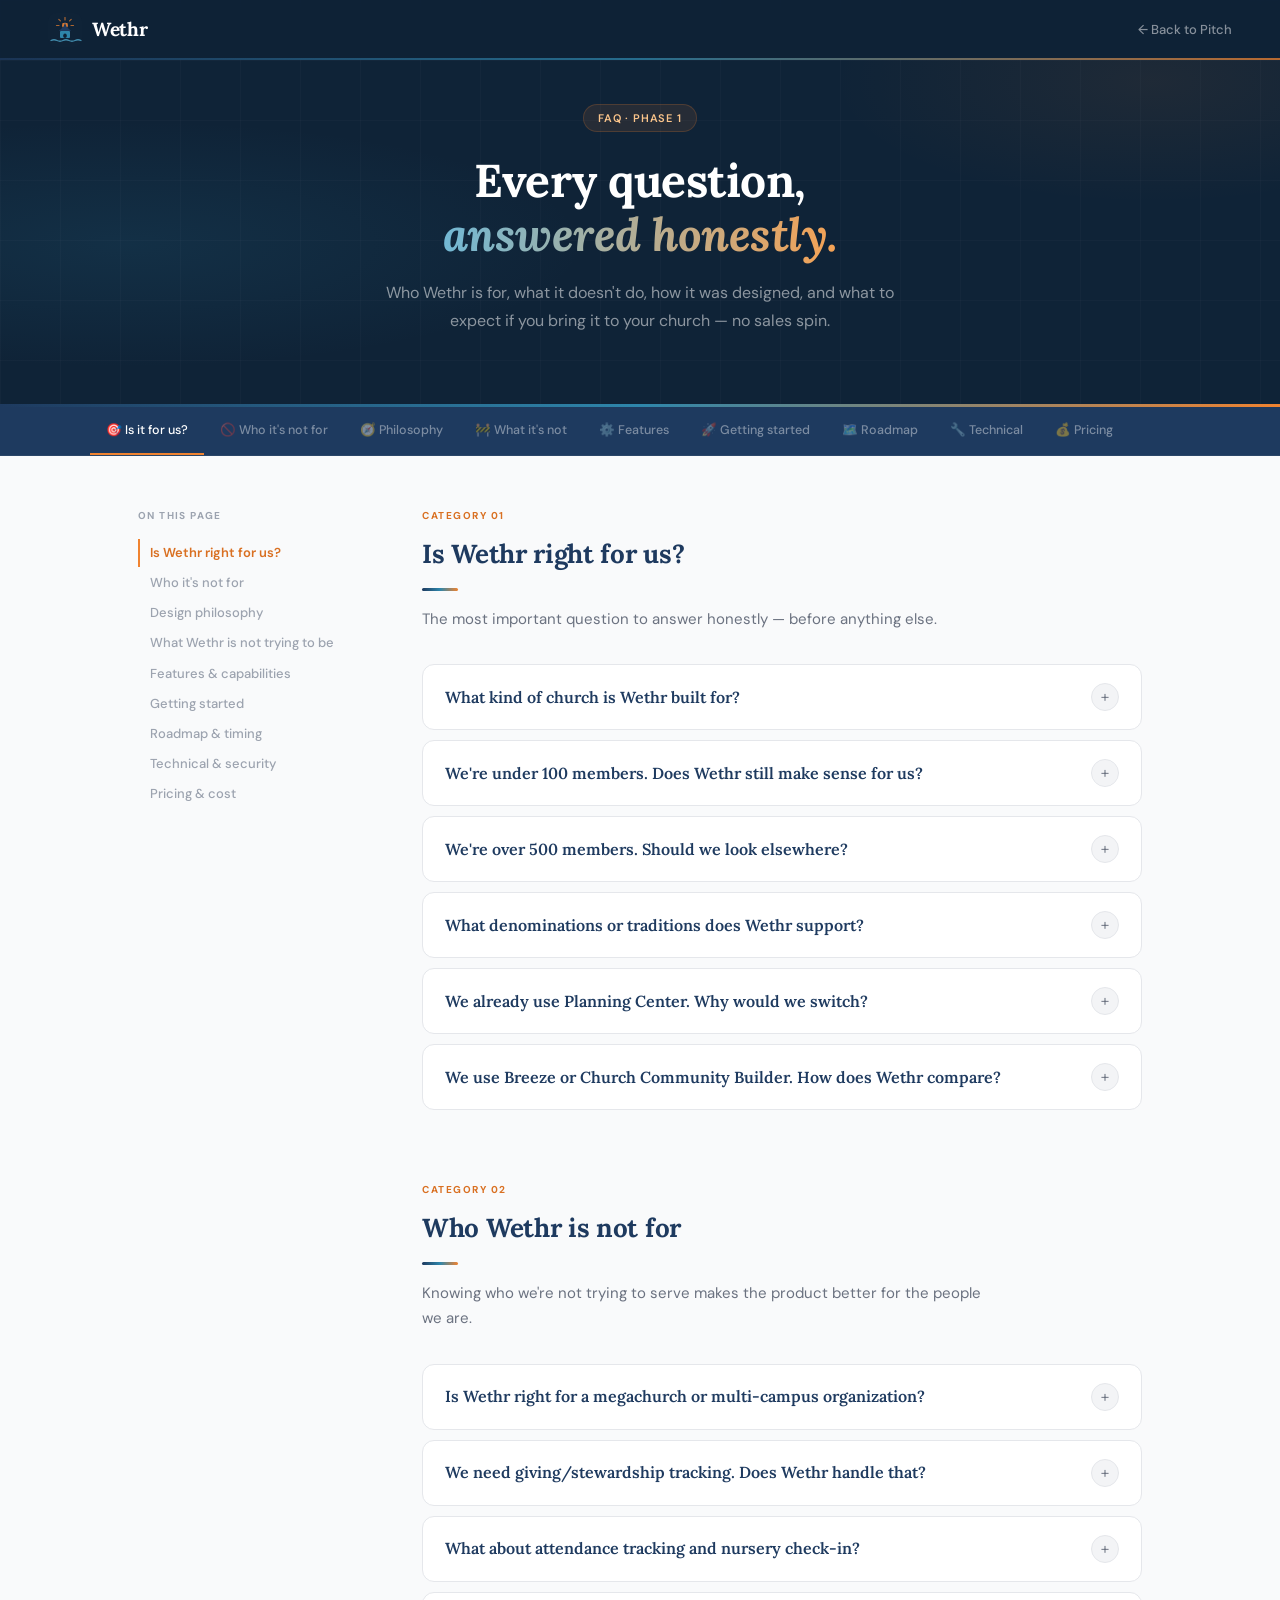
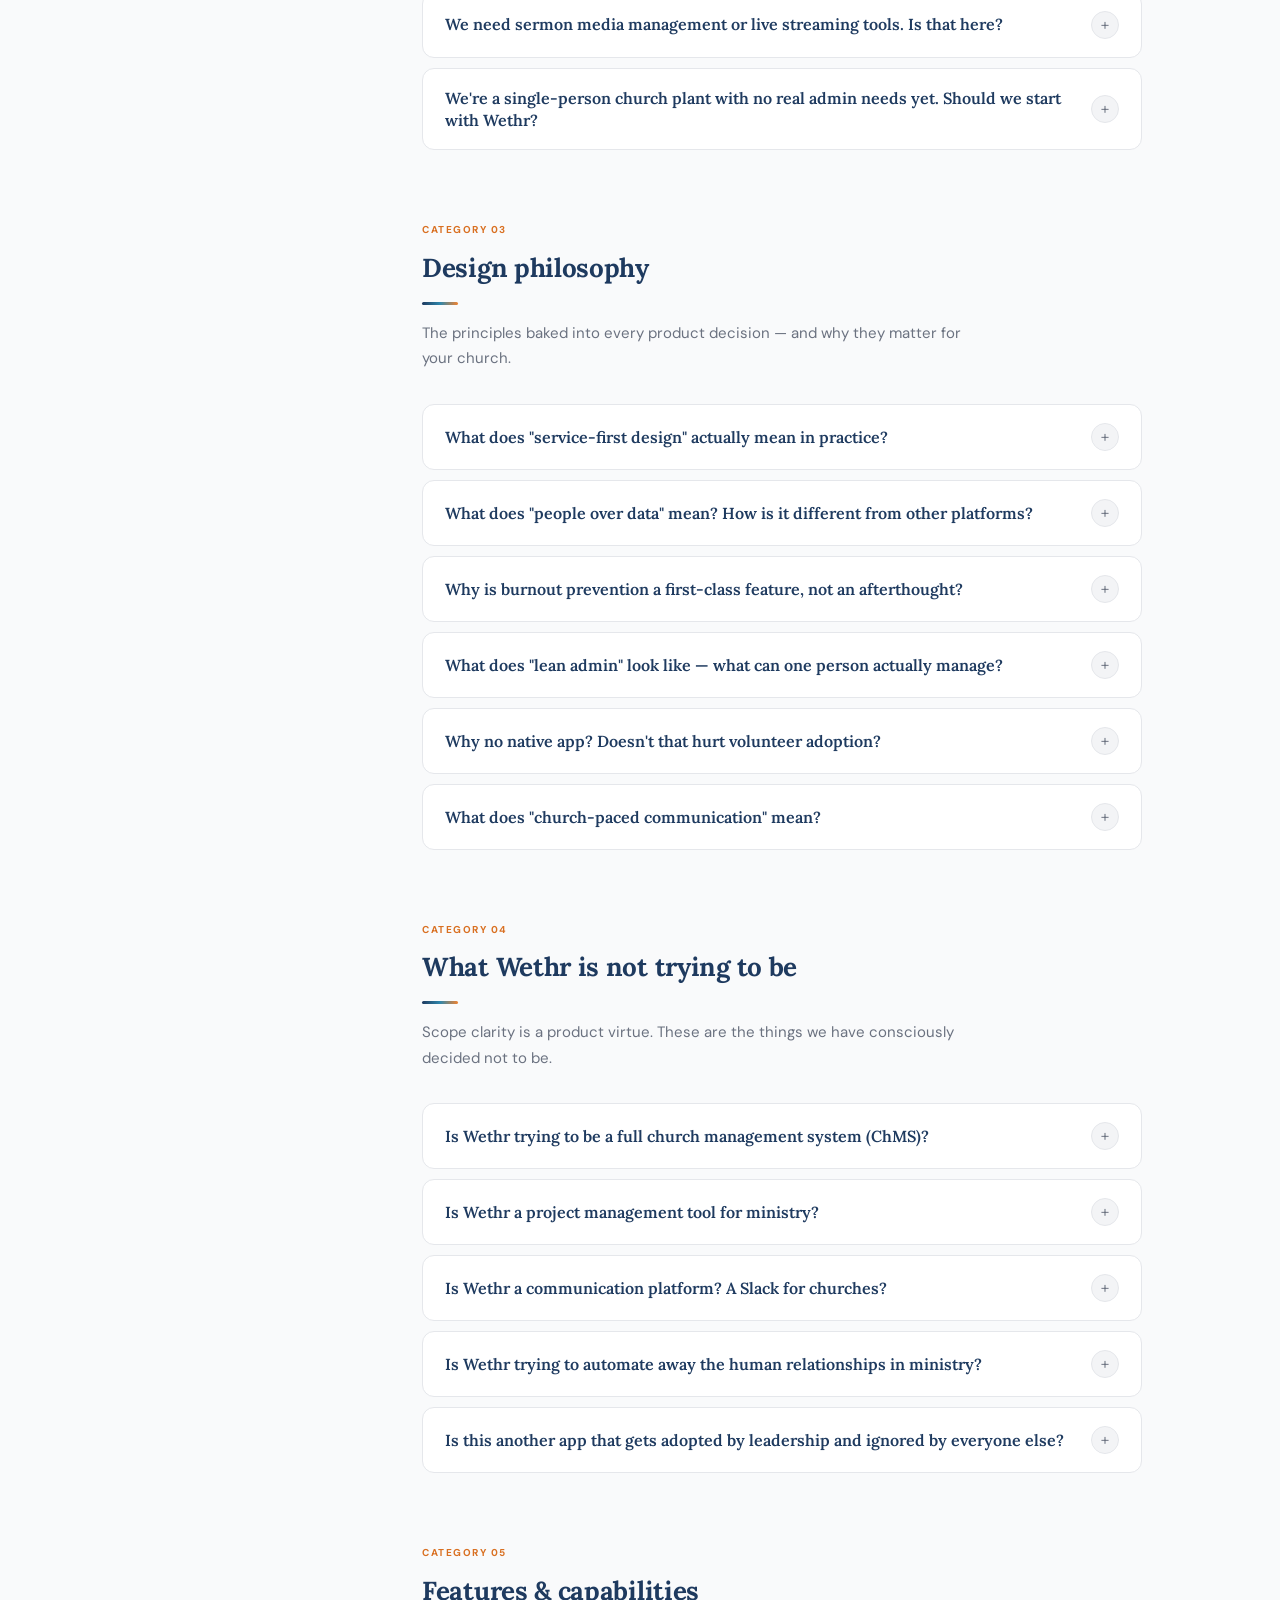
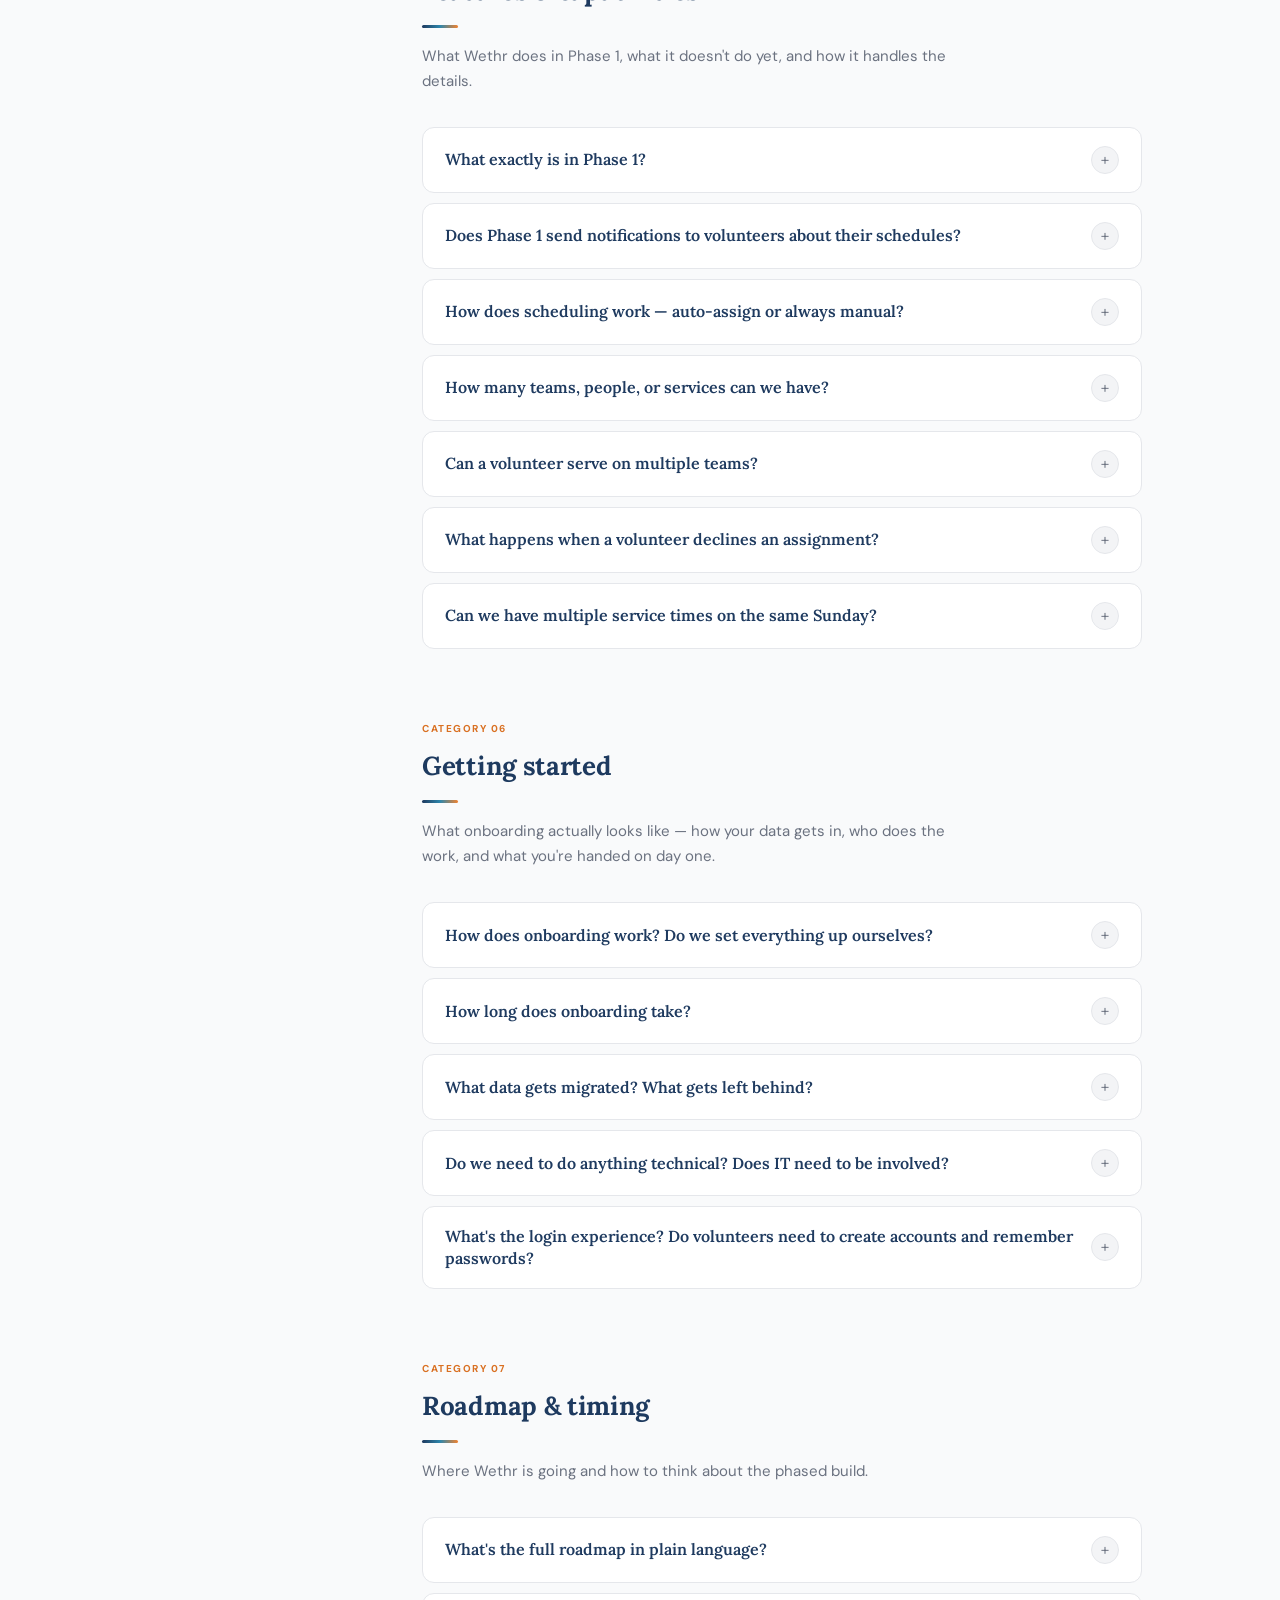
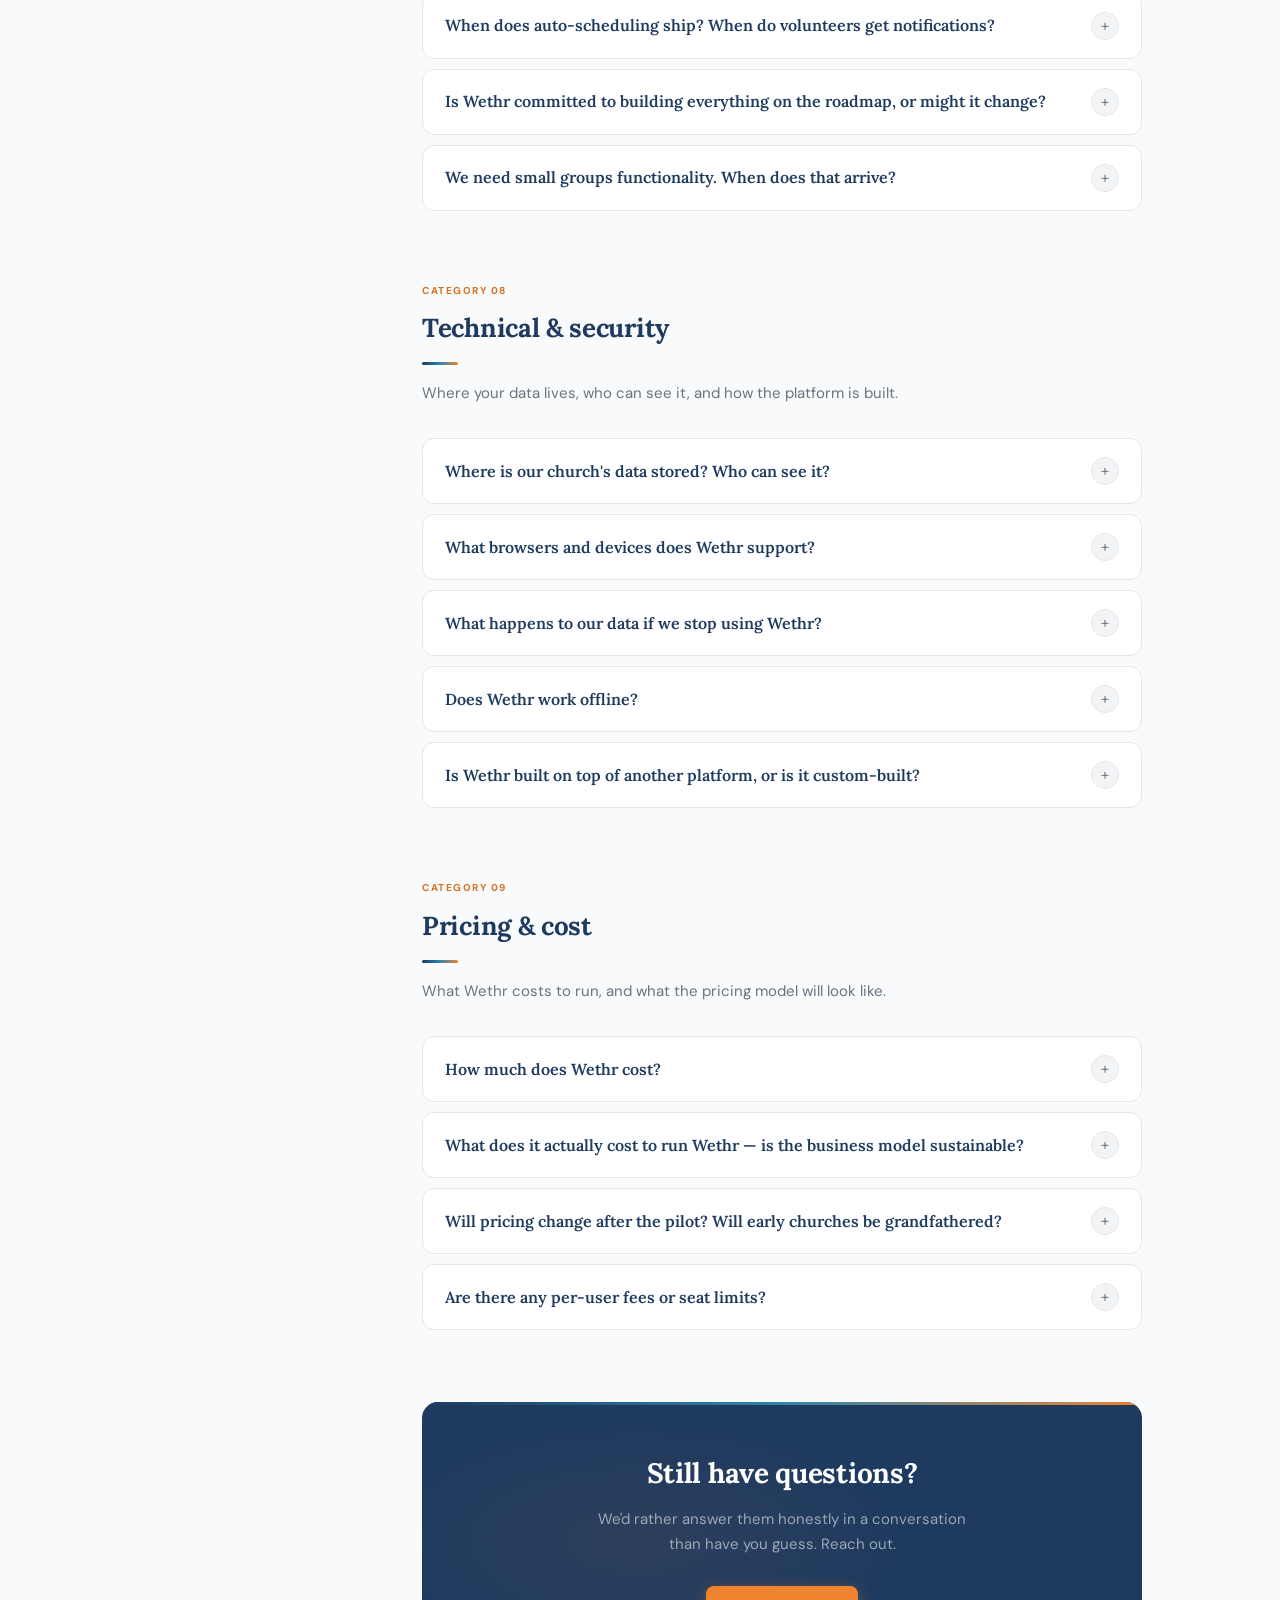
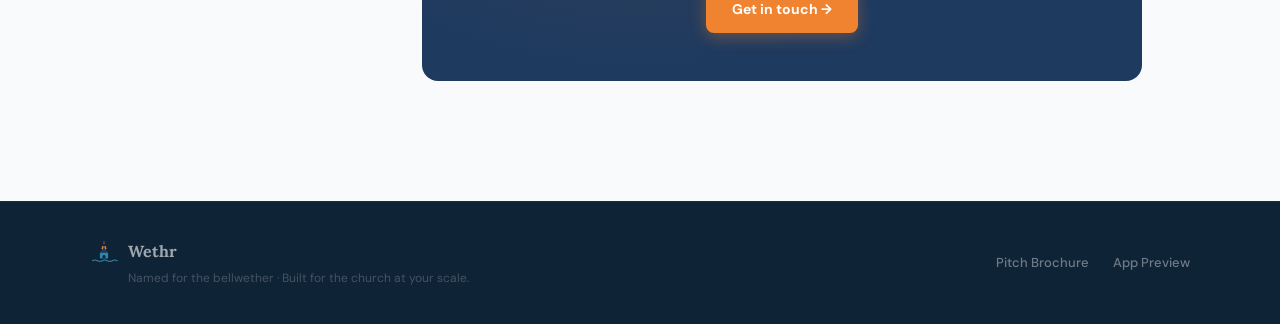
<file: wethr-faq.html>
<!DOCTYPE html>
<html lang="en">
<head>
<meta charset="UTF-8"/>
<meta name="viewport" content="width=device-width, initial-scale=1.0"/>
<title>Wethr — FAQ</title>
<link rel="preconnect" href="https://fonts.googleapis.com"/>
<link rel="preconnect" href="https://fonts.gstatic.com" crossorigin/>
<link href="https://fonts.googleapis.com/css2?family=Lora:ital,wght@0,400;0,600;0,700;1,400;1,600&family=DM+Sans:wght@300;400;500;600;700&display=swap" rel="stylesheet"/>
<style>
*,*::before,*::after{box-sizing:border-box;margin:0;padding:0}
:root{
  --navy-950:#0F2337;--navy-900:#1E3A5F;--navy-800:#254873;
  --navy-100:#D6E4F0;--navy-50:#EBF2F9;
  --cerulean-700:#1A6B8A;--cerulean-500:#2E86AB;--cerulean-300:#72B8D4;
  --cerulean-100:#C8E8F3;--cerulean-50:#E8F5FB;
  --sunrise-700:#B85C00;--sunrise-600:#D97022;--sunrise-500:#F08330;
  --sunrise-400:#F5A254;--sunrise-300:#FAC48A;--sunrise-100:#FDE8CC;--sunrise-50:#FEF6EC;
  --meadow-700:#2A6120;--meadow-500:#4A9A35;--meadow-100:#C8EABC;--meadow-50:#EBF7E4;
  --amber-700:#9A5B00;--amber-500:#D97B00;--amber-100:#FDECC8;--amber-50:#FEF7E8;
  --crimson-500:#C0293F;
  --n900:#1A1A1A;--n700:#374151;--n600:#4B5563;--n500:#6B7280;
  --n400:#9CA3AF;--n300:#D1D5DB;--n200:#E5E7EB;--n100:#F3F4F6;--n50:#F9FAFB;
  --brand-rule:linear-gradient(90deg,#1E3A5F,#2E86AB,#F08330);
}
html{scroll-behavior:smooth}
body{font-family:'DM Sans',sans-serif;color:var(--n700);background:var(--n50);line-height:1.65}

/* ── TOP NAV ── */
.topnav{
  position:fixed;top:0;left:0;right:0;z-index:200;
  background:rgba(15,35,55,0.97);backdrop-filter:blur(14px);
  display:flex;align-items:center;justify-content:space-between;
  padding:0 48px;height:60px;
}
.topnav::after{content:'';position:absolute;bottom:0;left:0;right:0;height:2px;background:var(--brand-rule);opacity:.75}
.nav-brand{display:flex;align-items:center;gap:10px;text-decoration:none}
.nav-wordmark{font-family:'Lora',serif;font-size:19px;font-weight:700;color:#fff;letter-spacing:-.3px}
.nav-back{font-size:13px;font-weight:500;color:rgba(255,255,255,.5);text-decoration:none;transition:color .2s}
.nav-back:hover{color:#fff}

/* ── HERO ── */
.hero{
  background:var(--navy-950);padding:104px 48px 72px;
  position:relative;overflow:hidden;
}
.hero::before{
  content:'';position:absolute;inset:0;
  background:radial-gradient(ellipse 65% 55% at 10% 60%,rgba(46,134,171,.13) 0%,transparent 55%),
             radial-gradient(ellipse 50% 60% at 90% 20%,rgba(240,131,48,.07) 0%,transparent 50%);
}
.hero-grid{
  position:absolute;inset:0;
  background-image:linear-gradient(rgba(255,255,255,.02) 1px,transparent 1px),
                   linear-gradient(90deg,rgba(255,255,255,.02) 1px,transparent 1px);
  background-size:60px 60px;
}
.hero::after{content:'';position:absolute;bottom:0;left:0;right:0;height:3px;background:var(--brand-rule)}
.hero-inner{max-width:720px;margin:0 auto;position:relative;z-index:2;text-align:center}
.eyebrow{
  display:inline-flex;align-items:center;gap:8px;
  background:rgba(240,131,48,.1);border:1px solid rgba(240,131,48,.2);
  border-radius:9999px;padding:4px 14px;margin-bottom:22px;
}
.eyebrow span{font-size:11px;font-weight:600;color:var(--sunrise-300);letter-spacing:.8px;text-transform:uppercase}
.hero h1{font-family:'Lora',serif;font-size:clamp(30px,4vw,46px);font-weight:700;color:#fff;letter-spacing:-.5px;line-height:1.18;margin-bottom:16px}
.hero h1 em{font-style:italic;background:linear-gradient(90deg,var(--cerulean-300),var(--sunrise-400));-webkit-background-clip:text;-webkit-text-fill-color:transparent;background-clip:text}
.hero p{font-size:16px;color:rgba(255,255,255,.52);line-height:1.75;max-width:540px;margin:0 auto}

/* ── CATEGORY NAV ── */
.catnav{
  background:var(--navy-900);border-bottom:1px solid rgba(255,255,255,.06);
  padding:0 48px;position:sticky;top:60px;z-index:190;
}
.catnav-inner{max-width:1100px;margin:0 auto;display:flex;overflow-x:auto;scrollbar-width:none}
.catnav-inner::-webkit-scrollbar{display:none}
.catlink{
  font-size:12.5px;font-weight:500;color:rgba(255,255,255,.42);
  padding:13px 16px;border-bottom:2px solid transparent;
  text-decoration:none;white-space:nowrap;transition:color .2s,border-color .2s;
  display:flex;align-items:center;gap:6px;
}
.catlink:hover{color:rgba(255,255,255,.78)}
.catlink.is-active{color:#fff;border-bottom-color:var(--sunrise-500)}

/* ── PAGE BODY ── */
.page-body{max-width:1100px;margin:0 auto;padding:0 48px 120px;display:grid;grid-template-columns:220px 1fr;gap:64px;align-items:start}

/* ── SIDEBAR TOC ── */
.sidebar{position:sticky;top:116px;padding-top:52px}
.toc-label{font-size:10px;font-weight:700;text-transform:uppercase;letter-spacing:1.4px;color:var(--n400);margin-bottom:14px}
.toc-list{list-style:none;display:flex;flex-direction:column;gap:2px}
.toc-list a{
  display:block;font-size:13px;font-weight:500;color:var(--n400);
  text-decoration:none;padding:5px 10px;border-left:2px solid transparent;
  transition:all .18s;line-height:1.4;
}
.toc-list a:hover{color:var(--n700);border-left-color:var(--n300)}
.toc-list a.is-active{color:var(--sunrise-600);border-left-color:var(--sunrise-500);font-weight:600}

/* ── FAQ CONTENT ── */
.faq-content{padding-top:52px}

/* ── CATEGORY SECTION ── */
.faq-cat{margin-bottom:72px;scroll-margin-top:120px}
.cat-header{margin-bottom:32px}
.cat-num{font-size:10px;font-weight:700;text-transform:uppercase;letter-spacing:1.5px;color:var(--sunrise-600);margin-bottom:8px}
.cat-title{font-family:'Lora',serif;font-size:26px;font-weight:700;color:var(--navy-900);letter-spacing:-.3px;margin-bottom:8px}
.cat-rule{width:36px;height:3px;background:var(--brand-rule);border-radius:2px;margin:12px 0 16px}
.cat-desc{font-size:15px;color:var(--n500);line-height:1.7;max-width:560px}

/* ── FAQ ACCORDION ── */
.faq-item{
  border:1px solid var(--n200);border-radius:12px;background:#fff;
  margin-bottom:10px;overflow:hidden;transition:box-shadow .2s;
}
.faq-item:hover{box-shadow:0 2px 12px rgba(0,0,0,.06)}
.faq-item.is-open{box-shadow:0 4px 20px rgba(0,0,0,.08);border-color:var(--n300)}

.faq-q{
  display:flex;align-items:center;justify-content:space-between;
  padding:18px 22px;cursor:pointer;gap:16px;
  user-select:none;-webkit-user-select:none;
}
.faq-q-text{font-family:'Lora',serif;font-size:16px;font-weight:600;color:var(--navy-900);line-height:1.4;flex:1}

.faq-toggle{
  width:28px;height:28px;border-radius:50%;flex-shrink:0;
  background:var(--n100);border:1px solid var(--n200);
  display:flex;align-items:center;justify-content:center;
  font-size:16px;font-weight:300;color:var(--n500);
  transition:background .25s,border-color .25s,transform .25s,color .25s;
  line-height:1;
}
.faq-item.is-open .faq-toggle{
  background:var(--sunrise-500);border-color:var(--sunrise-500);
  color:#fff;transform:rotate(45deg);
}

.faq-body{
  display:none;
  padding:0 22px 22px;
  border-top:1px solid var(--n100);
}
.faq-item.is-open .faq-body{display:block}
.faq-body-inner{
  padding-top:18px;
  font-size:15px;color:var(--n600);line-height:1.75;
}
.faq-body-inner p{margin-bottom:14px}
.faq-body-inner p:last-child{margin-bottom:0}
.faq-body-inner strong{color:var(--n900);font-weight:600}
.faq-body-inner em{font-style:italic}

.faq-body-inner ul,.faq-body-inner ol{
  margin:10px 0 14px;padding-left:0;list-style:none;
  display:flex;flex-direction:column;gap:7px;
}
.faq-body-inner li{display:flex;align-items:flex-start;gap:10px;font-size:14px;line-height:1.6}
.faq-body-inner ul li::before{
  content:'';width:5px;height:5px;border-radius:50%;
  background:var(--sunrise-400);flex-shrink:0;margin-top:8px;
}
.faq-body-inner ol{counter-reset:faq-ol}
.faq-body-inner ol li{counter-increment:faq-ol}
.faq-body-inner ol li::before{
  content:counter(faq-ol);width:20px;height:20px;border-radius:50%;
  background:var(--navy-900);color:#fff;font-size:10px;font-weight:700;
  display:flex;align-items:center;justify-content:center;flex-shrink:0;margin-top:2px;
}

/* callouts */
.callout{
  background:var(--cerulean-50);border:1px solid var(--cerulean-100);
  border-left:3px solid var(--cerulean-500);
  border-radius:0 8px 8px 0;padding:12px 16px;
  margin:14px 0;font-size:13px;color:var(--cerulean-700);line-height:1.6;
}
.callout.sunrise{background:var(--sunrise-50);border-color:var(--sunrise-100);border-left-color:var(--sunrise-500);color:var(--sunrise-700)}
.callout.meadow{background:var(--meadow-50);border-color:var(--meadow-100);border-left-color:var(--meadow-500);color:var(--meadow-700)}
.callout.amber{background:var(--amber-50);border-color:var(--amber-100);border-left-color:var(--amber-500);color:var(--amber-700)}

/* compare table */
.ctable{width:100%;border-collapse:collapse;margin:16px 0;border-radius:10px;overflow:hidden;border:1px solid var(--n200);font-size:13px}
.ctable th{background:var(--navy-900);color:rgba(255,255,255,.8);padding:10px 14px;text-align:left;font-size:11px;font-weight:600;text-transform:uppercase;letter-spacing:.6px}
.ctable td{padding:10px 14px;border-bottom:1px solid var(--n100);vertical-align:top;color:var(--n700);line-height:1.5}
.ctable tr:last-child td{border-bottom:none}
.ctable tr:nth-child(even) td{background:var(--n50)}
.ctable td:first-child{font-weight:600;color:var(--n900)}

/* phase tags */
.ptag{display:inline-flex;align-items:center;background:var(--navy-50);border:1px solid var(--navy-100);border-radius:9999px;padding:2px 9px;font-size:11px;font-weight:600;color:var(--navy-900);vertical-align:middle}
.ptag.p1{background:var(--sunrise-50);border-color:var(--sunrise-100);color:var(--sunrise-700)}
.ptag.p2{background:var(--cerulean-50);border-color:var(--cerulean-100);color:var(--cerulean-700)}
.ptag.fut{background:var(--n100);border-color:var(--n200);color:var(--n500)}

/* CTA */
.faq-cta{
  background:var(--navy-900);border-radius:16px;padding:48px 40px;
  text-align:center;position:relative;overflow:hidden;margin-top:64px;
}
.faq-cta::before{content:'';position:absolute;top:0;left:0;right:0;height:3px;background:var(--brand-rule)}
.faq-cta::after{content:'';position:absolute;inset:0;background:radial-gradient(ellipse 70% 80% at 30% 50%,rgba(240,131,48,.07) 0%,transparent 55%)}
.faq-cta-inner{position:relative;z-index:2}
.faq-cta h3{font-family:'Lora',serif;font-size:28px;font-weight:700;color:#fff;margin-bottom:10px;letter-spacing:-.3px}
.faq-cta p{font-size:15px;color:rgba(255,255,255,.55);max-width:400px;margin:0 auto 28px;line-height:1.7}
.cta-btn{
  display:inline-flex;align-items:center;gap:8px;
  background:var(--sunrise-500);color:#fff;font-size:14px;font-weight:700;
  padding:12px 26px;border-radius:8px;text-decoration:none;
  transition:all .2s;box-shadow:0 4px 16px rgba(240,131,48,.35);
}
.cta-btn:hover{background:var(--sunrise-600);transform:translateY(-1px)}

/* FOOTER */
footer{background:var(--navy-950);padding:36px 48px;border-top:1px solid rgba(255,255,255,.05)}
.footer-inner{max-width:1100px;margin:0 auto;display:flex;align-items:center;justify-content:space-between}
.footer-wordmark{font-family:'Lora',serif;font-size:16px;font-weight:700;color:rgba(255,255,255,.6)}
.footer-tagline{font-size:12px;color:rgba(255,255,255,.22);margin-top:3px;margin-left:38px}

@media(max-width:900px){
  .topnav{padding:0 20px}
  .catnav{padding:0 20px}
  .hero{padding:90px 20px 60px}
  .page-body{grid-template-columns:1fr;padding:0 20px 80px;gap:0}
  .sidebar{display:none}
  footer{padding:32px 20px}
  .footer-inner{flex-direction:column;gap:12px;text-align:center}
  .footer-tagline{margin-left:0}
}
</style>
</head>
<body>

<!-- TOP NAV -->
<header class="topnav">
  <a href="wethr-pitch-brochure.html" class="nav-brand">
    <svg width="34" height="34" viewBox="0 0 34 34" fill="none">
      <rect width="34" height="34" rx="8" fill="#0F2337"/>
      <line x1="17" y1="4.5" x2="17" y2="7" stroke="#F08330" stroke-width="1.2" stroke-linecap="round" opacity=".7"/>
      <line x1="23.2" y1="6.3" x2="21.6" y2="7.9" stroke="#F08330" stroke-width="1.2" stroke-linecap="round" opacity=".7"/>
      <line x1="25.5" y1="12.5" x2="23" y2="12.5" stroke="#F08330" stroke-width="1.2" stroke-linecap="round" opacity=".7"/>
      <line x1="10.8" y1="6.3" x2="12.4" y2="7.9" stroke="#F08330" stroke-width="1.2" stroke-linecap="round" opacity=".7"/>
      <line x1="8.5" y1="12.5" x2="11" y2="12.5" stroke="#F08330" stroke-width="1.2" stroke-linecap="round" opacity=".7"/>
      <circle cx="17" cy="12.5" r="2.8" fill="#F08330"/>
      <polygon points="17,12 11,18 23,18" fill="#1E3A5F"/>
      <rect x="15.8" y="9.5" width="2.4" height="4" rx=".5" fill="#1E3A5F"/>
      <line x1="14.8" y1="10.8" x2="19.2" y2="10.8" stroke="#F08330" stroke-width=".9" stroke-linecap="round"/>
      <rect x="12" y="18" width="10" height="7" rx="1" fill="#2E86AB"/>
      <rect x="15.3" y="20.5" width="3.4" height="4.5" rx="1.7" fill="#0F2337"/>
      <path d="M3 27.5 Q6 26 9 27.5 Q12 29 15 27.5 Q18 26 21 27.5 Q24 29 27 27.5 Q30 26 33 27.5" stroke="#4A9EC1" stroke-width="1.3" fill="none" stroke-linecap="round" opacity=".85"/>
    </svg>
    <span class="nav-wordmark">Wethr</span>
  </a>
  <a href="wethr-pitch-brochure.html" class="nav-back">← Back to Pitch</a>
</header>

<!-- HERO -->
<div class="hero">
  <div class="hero-grid"></div>
  <div class="hero-inner">
    <div class="eyebrow"><span>FAQ · Phase 1</span></div>
    <h1>Every question,<br><em>answered honestly.</em></h1>
    <p>Who Wethr is for, what it doesn't do, how it was designed, and what to expect if you bring it to your church — no sales spin.</p>
  </div>
</div>

<!-- CATEGORY NAV -->
<div class="catnav" id="catnav">
  <div class="catnav-inner">
    <a href="#fit"        class="catlink" data-spy="fit">🎯 Is it for us?</a>
    <a href="#not-for"    class="catlink" data-spy="not-for">🚫 Who it's not for</a>
    <a href="#philosophy" class="catlink" data-spy="philosophy">🧭 Philosophy</a>
    <a href="#not-trying" class="catlink" data-spy="not-trying">🚧 What it's not</a>
    <a href="#features"   class="catlink" data-spy="features">⚙️ Features</a>
    <a href="#onboarding" class="catlink" data-spy="onboarding">🚀 Getting started</a>
    <a href="#roadmap"    class="catlink" data-spy="roadmap">🗺️ Roadmap</a>
    <a href="#technical"  class="catlink" data-spy="technical">🔧 Technical</a>
    <a href="#pricing"    class="catlink" data-spy="pricing">💰 Pricing</a>
  </div>
</div>

<!-- PAGE BODY -->
<div class="page-body">

  <!-- SIDEBAR -->
  <aside class="sidebar">
    <div class="toc-label">On this page</div>
    <ul class="toc-list">
      <li><a href="#fit"        data-spy="fit">Is Wethr right for us?</a></li>
      <li><a href="#not-for"    data-spy="not-for">Who it's not for</a></li>
      <li><a href="#philosophy" data-spy="philosophy">Design philosophy</a></li>
      <li><a href="#not-trying" data-spy="not-trying">What Wethr is not trying to be</a></li>
      <li><a href="#features"   data-spy="features">Features & capabilities</a></li>
      <li><a href="#onboarding" data-spy="onboarding">Getting started</a></li>
      <li><a href="#roadmap"    data-spy="roadmap">Roadmap & timing</a></li>
      <li><a href="#technical"  data-spy="technical">Technical & security</a></li>
      <li><a href="#pricing"    data-spy="pricing">Pricing & cost</a></li>
    </ul>
  </aside>

  <!-- FAQ CONTENT -->
  <div class="faq-content">


    <!-- ═══ 01: IS IT FOR US ═══ -->
    <section class="faq-cat" id="fit">
      <div class="cat-header">
        <div class="cat-num">Category 01</div>
        <h2 class="cat-title">Is Wethr right for us?</h2>
        <div class="cat-rule"></div>
        <p class="cat-desc">The most important question to answer honestly — before anything else.</p>
      </div>

      <div class="faq-item">
        <div class="faq-q"><span class="faq-q-text">What kind of church is Wethr built for?</span><div class="faq-toggle">+</div></div>
        <div class="faq-body"><div class="faq-body-inner">
          <p>Wethr is built for mid-size congregations — roughly <strong>100 to 500 members</strong> — with a small staff team (typically 1–5 people) managing coordination across 3 to 8 active ministry teams.</p>
          <p>This is the congregation that has genuinely outgrown spreadsheets and group texts — Sunday coordination is real work, not a side task — but hasn't needed, or can't justify, the complexity and cost of enterprise church management platforms built for megachurches.</p>
          <p>The specific pain point Wethr resolves is <strong>volunteer coordination and service planning at scale</strong>. If you have a worship team, a nursery, a hospitality crew, and a tech team — all with their own leaders and overlapping volunteers — and Sunday mornings involve a lot of manual coordination, Wethr is designed exactly for you.</p>
        </div></div>
      </div>

      <div class="faq-item">
        <div class="faq-q"><span class="faq-q-text">We're under 100 members. Does Wethr still make sense for us?</span><div class="faq-toggle">+</div></div>
        <div class="faq-body"><div class="faq-body-inner">
          <p>It depends on your complexity, not just your count. A church of 80 members with 4 active teams, 40 rotating volunteers, and a leader spending real hours each week on scheduling would benefit from Wethr. A church of 80 members where one person handles everything in 20 minutes probably wouldn't — the tool would be more structure than you need right now.</p>
          <p>The honest question is: <strong>Is Sunday coordination actually costing your leaders significant time and mental energy?</strong> If yes, Wethr is worth a conversation regardless of member count.</p>
        </div></div>
      </div>

      <div class="faq-item">
        <div class="faq-q"><span class="faq-q-text">We're over 500 members. Should we look elsewhere?</span><div class="faq-toggle">+</div></div>
        <div class="faq-body"><div class="faq-body-inner">
          <p>Wethr will work for larger congregations — no hard membership ceiling, and the core workflows scale well. But the product is <em>designed</em> around the constraints of the mid-size church: lean admin staff, cost sensitivity, and a preference for simplicity over feature breadth.</p>
          <p>Larger churches often need multi-campus support, deeper giving integration, and enterprise SSO — things Wethr isn't building toward in the near term. That said, many large churches have mid-size-style coordination problems and would benefit from Wethr's clarity. It's worth a conversation.</p>
        </div></div>
      </div>

      <div class="faq-item">
        <div class="faq-q"><span class="faq-q-text">What denominations or traditions does Wethr support?</span><div class="faq-toggle">+</div></div>
        <div class="faq-body"><div class="faq-body-inner">
          <p>All of them. Wethr is denomination-neutral. The product is built around the coordination structure nearly every church shares — people, teams, service plans, volunteers — not any particular theology or liturgical tradition.</p>
          <p>Block types, role names, and team labels are fully customizable. Whether you run contemporary services with a full band or traditional services with a choir, the Order of Service builder reflects your structure.</p>
          <div class="callout meadow">Wethr is used by churches from evangelical, mainline Protestant, and non-denominational backgrounds. The product embeds no theological content and preferences no worship tradition.</div>
        </div></div>
      </div>

      <div class="faq-item">
        <div class="faq-q"><span class="faq-q-text">We already use Planning Center. Why would we switch?</span><div class="faq-toggle">+</div></div>
        <div class="faq-body"><div class="faq-body-inner">
          <p>If Planning Center is working well for you, there may be no compelling reason to switch. Wethr isn't positioning itself as a Planning Center replacement for churches where it's a good fit.</p>
          <p>Churches that find Wethr compelling are ones where Planning Center feels like too much — steep learning curve, low volunteer adoption, feature breadth that creates noise rather than clarity. Planning Center was built for churches with the staff capacity to configure and maintain a sophisticated system. For churches without that capacity, it often ends up used at 20% of its capability at 100% of its cost.</p>
          <p>Wethr is narrower by design. If you're paying for a system half your team doesn't use, it's worth a look.</p>
        </div></div>
      </div>

      <div class="faq-item">
        <div class="faq-q"><span class="faq-q-text">We use Breeze or Church Community Builder. How does Wethr compare?</span><div class="faq-toggle">+</div></div>
        <div class="faq-body"><div class="faq-body-inner">
          <p>Breeze and CCB are primarily <strong>ChMS</strong> platforms — their strength is membership management, giving records, check-in, and communication. They're not purpose-built for service planning and volunteer scheduling in the way Wethr is.</p>
          <p>Many churches use Breeze for broader membership management while wishing they had something tighter for the Sunday coordination workflow. Wethr fills that gap. The two can sit alongside each other — Wethr handles coordination, your existing ChMS handles giving and membership records.</p>
          <div class="callout">Wethr can import your people data from Breeze, CCB, or Planning Center via CSV. Your member records migrate cleanly on day one.</div>
        </div></div>
      </div>
    </section>


    <!-- ═══ 02: WHO IT'S NOT FOR ═══ -->
    <section class="faq-cat" id="not-for">
      <div class="cat-header">
        <div class="cat-num">Category 02</div>
        <h2 class="cat-title">Who Wethr is not for</h2>
        <div class="cat-rule"></div>
        <p class="cat-desc">Knowing who we're not trying to serve makes the product better for the people we are.</p>
      </div>

      <div class="faq-item">
        <div class="faq-q"><span class="faq-q-text">Is Wethr right for a megachurch or multi-campus organization?</span><div class="faq-toggle">+</div></div>
        <div class="faq-body"><div class="faq-body-inner">
          <p><strong>Not in Phase 1, and probably not in the short term.</strong> Multi-campus support is explicitly a Phase 5 capability. The current data model is built around a single church account — no cross-campus shared directory, no campus-scoped views, no way to coordinate teams across locations.</p>
          <p>Megachurches also typically need deeply integrated giving, media and sermon management, advanced event registration, and enterprise SSO. These are not on Wethr's near-term roadmap.</p>
          <div class="callout amber">If you're a large, single-campus church without multi-site complexity, Wethr may still work well. If multi-campus coordination is a core need today, we're not the right fit yet.</div>
        </div></div>
      </div>

      <div class="faq-item">
        <div class="faq-q"><span class="faq-q-text">We need giving/stewardship tracking. Does Wethr handle that?</span><div class="faq-toggle">+</div></div>
        <div class="faq-body"><div class="faq-body-inner">
          <p>No — not now, and not in the near term. Giving and stewardship is a Phase 5 capability, several years out. If giving tracking is a core requirement, Wethr is not the right primary platform for you today.</p>
          <p>Many churches successfully use Wethr alongside a dedicated giving platform (Pushpay, Tithe.ly, Breeze, etc.). Wethr handles coordination; your giving platform handles financial workflows. They don't need to be the same system.</p>
        </div></div>
      </div>

      <div class="faq-item">
        <div class="faq-q"><span class="faq-q-text">What about attendance tracking and nursery check-in?</span><div class="faq-toggle">+</div></div>
        <div class="faq-body"><div class="faq-body-inner">
          <p>Service headcount and nursery check-in (badge printing, allergies, custody notes, etc.) are Phase 5 features. If check-in is a critical workflow today, Wethr can't replace your current system for that.</p>
          <p>Nursery <em>team coordination</em> — scheduling volunteers and helpers, building the service plan for nursery care, managing the Nursery team roster — is fully supported in Phase 1. It's the check-in and attendance piece that isn't.</p>
        </div></div>
      </div>

      <div class="faq-item">
        <div class="faq-q"><span class="faq-q-text">We need sermon media management or live streaming tools. Is that here?</span><div class="faq-toggle">+</div></div>
        <div class="faq-body"><div class="faq-body-inner">
          <p>No. Wethr is a coordination platform, not a media platform. Sermon notes, series archives, podcast publishing, and live streaming integration are not on the roadmap. Wethr helps you staff and plan the service — what gets recorded or streamed afterward is handled by purpose-built tools (YouTube, Boxcast, Sermon.net, etc.).</p>
        </div></div>
      </div>

      <div class="faq-item">
        <div class="faq-q"><span class="faq-q-text">We're a single-person church plant with no real admin needs yet. Should we start with Wethr?</span><div class="faq-toggle">+</div></div>
        <div class="faq-body"><div class="faq-body-inner">
          <p>Probably not yet. Wethr shines when there's genuine coordination complexity — multiple teams, rotating volunteers, a real Sunday production workflow. A church plant where everything fits in a group text isn't the right moment. You'd be adding structure before the chaos that structure solves.</p>
          <p>There's nothing wrong with starting simple. Come back when coordination starts costing you real time. That's the right moment.</p>
        </div></div>
      </div>
    </section>


    <!-- ═══ 03: PHILOSOPHY ═══ -->
    <section class="faq-cat" id="philosophy">
      <div class="cat-header">
        <div class="cat-num">Category 03</div>
        <h2 class="cat-title">Design philosophy</h2>
        <div class="cat-rule"></div>
        <p class="cat-desc">The principles baked into every product decision — and why they matter for your church.</p>
      </div>

      <div class="faq-item">
        <div class="faq-q"><span class="faq-q-text">What does "service-first design" actually mean in practice?</span><div class="faq-toggle">+</div></div>
        <div class="faq-body"><div class="faq-body-inner">
          <p>It means the Order of Service is the center of gravity for everything in Wethr. Other platforms organize around people, or teams, or communications. Wethr organizes around the service event itself — because that's what your church is actually building toward every week.</p>
          <p>In practice: the directory exists to support the service. Teams exist to support the service. Scheduling exists to fill roles in the service. When you open Wethr, the first thing you see is your next service. The question the whole product is oriented around is: <em>Is Sunday ready?</em></p>
        </div></div>
      </div>

      <div class="faq-item">
        <div class="faq-q"><span class="faq-q-text">What does "people over data" mean? How is it different from other platforms?</span><div class="faq-toggle">+</div></div>
        <div class="faq-body"><div class="faq-body-inner">
          <p>Many church software platforms are built from the database outward — every feature is an opportunity to capture more information, generate more reports, create more records to manage. The result is a system that feels like work to maintain and creates new administrative burden even as it tries to reduce it.</p>
          <p>Wethr's principle is that the system should carry the burden, not the people. A volunteer shouldn't have to learn software to be scheduled. A ministry leader shouldn't have to configure twelve settings before assigning someone to a role. The complexity lives in the backend; what the user sees should feel light.</p>
          <p>Concretely: volunteers log in to one screen (their schedule), see exactly what's relevant to them, and tap to accept or decline. They don't need to learn Wethr — they just need to be in it.</p>
        </div></div>
      </div>

      <div class="faq-item">
        <div class="faq-q"><span class="faq-q-text">Why is burnout prevention a first-class feature, not an afterthought?</span><div class="faq-toggle">+</div></div>
        <div class="faq-body"><div class="faq-body-inner">
          <p>Because volunteer burnout is one of the most common and preventable ways churches lose their most committed people — and it almost always happens invisibly. Someone ends up serving three Sundays a month because they never said no, the leader never tracked it, and by the time anyone noticed, the person was exhausted and quietly withdrawn.</p>
          <p>Wethr bakes frequency caps and availability preferences into the scheduling system at the data level — not as a note field someone has to remember to check, but as a constraint the scheduling engine respects automatically. A volunteer set to "once a month" cannot be assigned twice without a visible conflict alert.</p>
          <div class="callout meadow">We hear this from church leaders who've lost volunteers: "If I'd had visibility into how often they were serving, I would have intervened sooner." Wethr makes that invisible thing visible by default.</div>
        </div></div>
      </div>

      <div class="faq-item">
        <div class="faq-q"><span class="faq-q-text">What does "lean admin" look like — what can one person actually manage?</span><div class="faq-toggle">+</div></div>
        <div class="faq-body"><div class="faq-body-inner">
          <p>In Phase 1, a single church administrator can realistically manage the full Wethr setup for a church of 300 members with 6 ministry teams — maintaining the directory, configuring team structures, building weekly service plans, and managing volunteer assignments across teams.</p>
          <p>In Phase 2, once auto-scheduling and communications ship, that same administrator's weekly coordination work drops significantly — the system generates draft schedules, sends notifications, and handles RSVP reminders automatically. The admin's job shifts from doing the coordination to reviewing and adjusting it.</p>
          <p>Every workflow in Wethr is designed with the assumption that one person is holding it. Things requiring a dedicated IT person or extensive training to maintain are explicitly out of scope.</p>
        </div></div>
      </div>

      <div class="faq-item">
        <div class="faq-q"><span class="faq-q-text">Why no native app? Doesn't that hurt volunteer adoption?</span><div class="faq-toggle">+</div></div>
        <div class="faq-body"><div class="faq-body-inner">
          <p>Wethr is a PWA (Progressive Web App) — it installs on iOS and Android home screens directly from the browser, looks and behaves like a native app, supports push notifications on iOS 16.4+ and all modern Android, and works offline. For most volunteers, it's indistinguishable from a native app once installed.</p>
          <p>The reason we chose PWA over native is pragmatic: a native app requires App Store and Google Play distribution, a separate codebase to maintain, and review cycles that slow down updates. A PWA ships instantly to all users simultaneously. For a coordination tool used by volunteers a few times a month, the App Store burden isn't justified by the benefit.</p>
          <p>The one real limitation: push notifications on iOS require 16.4 or newer. Email and SMS cover this gap for users on older hardware.</p>
        </div></div>
      </div>

      <div class="faq-item">
        <div class="faq-q"><span class="faq-q-text">What does "church-paced communication" mean?</span><div class="faq-toggle">+</div></div>
        <div class="faq-body"><div class="faq-body-inner">
          <p>Churches operate on a weekly rhythm, not a real-time business pace. Volunteers aren't checking a work inbox hourly. Many serve once or twice a month. Over-notifying them — sending every update as a push notification, emailing every change — trains them to ignore Wethr.</p>
          <p>Church-paced communication means messages go out when they're meaningful: assignment notifications, reminders before the service, urgent changes. Not a firehose of activity updates. Every user also controls their own notification preferences — email digest vs. real-time, SMS opt-in, push notification permissions. The default is thoughtful, not aggressive.</p>
        </div></div>
      </div>
    </section>


    <!-- ═══ 04: WHAT IT'S NOT ═══ -->
    <section class="faq-cat" id="not-trying">
      <div class="cat-header">
        <div class="cat-num">Category 04</div>
        <h2 class="cat-title">What Wethr is not trying to be</h2>
        <div class="cat-rule"></div>
        <p class="cat-desc">Scope clarity is a product virtue. These are the things we have consciously decided not to be.</p>
      </div>

      <div class="faq-item">
        <div class="faq-q"><span class="faq-q-text">Is Wethr trying to be a full church management system (ChMS)?</span><div class="faq-toggle">+</div></div>
        <div class="faq-body"><div class="faq-body-inner">
          <p>No. A full ChMS covers giving, fund accounting, contribution statements, check-in, event registration, background checks, and a dozen other workflows that touch the administrative operations of a church.</p>
          <p>Wethr is a <strong>coordination platform</strong>, not a church management system. Its entire focus is the Sunday coordination loop — people, teams, service planning, and scheduling. It deliberately does not try to be the system of record for giving, attendance, or member lifecycle management.</p>
          <p>Many churches will use Wethr alongside an existing ChMS. They're complementary, not competing, for most church contexts.</p>
        </div></div>
      </div>

      <div class="faq-item">
        <div class="faq-q"><span class="faq-q-text">Is Wethr a project management tool for ministry?</span><div class="faq-toggle">+</div></div>
        <div class="faq-body"><div class="faq-body-inner">
          <p>No. General project management tools (Asana, Notion, Trello, Monday) are flexible but context-agnostic. They don't know what a "service" is, what a "worship team" is, or what it means for a volunteer to have a frequency cap. You'd have to build all of that meaning yourself through custom fields and conventions.</p>
          <p>Wethr is purpose-built for church coordination. The data model, workflows, terminology, and UI are all shaped around how churches are organized and how Sunday services are produced. You don't have to configure it to understand your context — it already does.</p>
        </div></div>
      </div>

      <div class="faq-item">
        <div class="faq-q"><span class="faq-q-text">Is Wethr a communication platform? A Slack for churches?</span><div class="faq-toggle">+</div></div>
        <div class="faq-body"><div class="faq-body-inner">
          <p>No. Communications in Wethr (Phase 2) are <strong>event-driven and role-aware</strong> — the system sends the right message to the right person at the right time based on what's happening in the scheduling system. It's not a general-purpose messaging platform or chat tool.</p>
          <p>Wethr won't replace your church's email newsletter, staff Slack channel, or all-church communication strategy. It handles one specific job: getting volunteers the information they need about their schedule, and surfacing the right alerts to leaders when something needs attention.</p>
        </div></div>
      </div>

      <div class="faq-item">
        <div class="faq-q"><span class="faq-q-text">Is Wethr trying to automate away the human relationships in ministry?</span><div class="faq-toggle">+</div></div>
        <div class="faq-body"><div class="faq-body-inner">
          <p>Explicitly not. Wethr automates the administrative and logistical layer of coordination — building schedules, sending reminders, tracking RSVPs — so that ministry leaders have more time and energy for the relational work that no software can do.</p>
          <p>The scheduling system assigns people to roles. It doesn't build relationships with them, notice when they're struggling, or know when to have a pastoral conversation. That's the leader's job. Wethr's job is to get the logistics out of the leader's way so that work can happen.</p>
          <div class="callout sunrise">The deepest value Wethr creates isn't faster scheduling — it's giving a worship director or nursery team leader 2 hours back every week to do the human work that actually matters.</div>
        </div></div>
      </div>

      <div class="faq-item">
        <div class="faq-q"><span class="faq-q-text">Is this another app that gets adopted by leadership and ignored by everyone else?</span><div class="faq-toggle">+</div></div>
        <div class="faq-body"><div class="faq-body-inner">
          <p>This is a real and valid fear — most church software suffers from exactly this problem. The answer depends on the volunteer experience, and Wethr is designed specifically around that concern.</p>
          <p>Volunteers don't need to "learn" Wethr. Their experience is: receive a notification, tap a link, see their assignment, accept or decline. No training, no account configuration, no familiarity with the broader product required.</p>
          <p>Whether adoption sticks depends on whether leaders are actually consistent about using Wethr to schedule. If scheduling still happens via text sometimes, volunteers won't trust the app as the source of truth. Leadership buy-in is a prerequisite for volunteer adoption — that's true of every coordination tool.</p>
        </div></div>
      </div>
    </section>


    <!-- ═══ 05: FEATURES ═══ -->
    <section class="faq-cat" id="features">
      <div class="cat-header">
        <div class="cat-num">Category 05</div>
        <h2 class="cat-title">Features & capabilities</h2>
        <div class="cat-rule"></div>
        <p class="cat-desc">What Wethr does in Phase 1, what it doesn't do yet, and how it handles the details.</p>
      </div>

      <div class="faq-item">
        <div class="faq-q"><span class="faq-q-text">What exactly is in Phase 1?</span><div class="faq-toggle">+</div></div>
        <div class="faq-body"><div class="faq-body-inner">
          <p>Phase 1 delivers the <strong>Sunday coordination loop</strong> — everything needed to go from "I need to staff a service" to "everyone knows where to be and what to do."</p>
          <ul>
            <li><strong>Family Directory</strong> — every person in your church, with household relationships, member status, contact info, and tags</li>
            <li><strong>Ministry Teams</strong> — structured teams with leaders, members, and role definitions</li>
            <li><strong>Order of Service Builder</strong> — a flexible block-based service planner with role assignments and a printable run-of-show</li>
            <li><strong>Scheduling (manual)</strong> — per-person availability preferences, blackout dates, frequency caps, and manual role assignment with conflict detection</li>
            <li><strong>Roles & Permissions</strong> — Super Admin, Staff, Ministry Leader, Volunteer, and Member roles with scoped access throughout</li>
          </ul>
          <div class="callout">Phase 1 is intentionally focused. Auto-scheduling, volunteer notifications, RSVP, and communications are Phase 2 — they ship once Phase 1 is stable and in churches' hands.</div>
        </div></div>
      </div>

      <div class="faq-item">
        <div class="faq-q"><span class="faq-q-text">Does Phase 1 send notifications to volunteers about their schedules?</span><div class="faq-toggle">+</div></div>
        <div class="faq-body"><div class="faq-body-inner">
          <p><strong>No — that ships in Phase 2.</strong> In Phase 1, Wethr is a coordination tool for leaders, not yet a communication tool for volunteers. Leaders use Wethr to plan and assign; how they communicate assignments to volunteers is still handled outside the app (text, email, verbal) in Phase 1.</p>
          <p>This is a deliberate sequencing decision, not an oversight. Assignment and scheduling data needs to be reliable and in use before the notification system is built on top of it. Phase 2 wires that together: volunteers receive push/email/SMS notifications when assigned, get reminders before the service date, and can accept or decline from their phone.</p>
        </div></div>
      </div>

      <div class="faq-item">
        <div class="faq-q"><span class="faq-q-text">How does scheduling work — auto-assign or always manual?</span><div class="faq-toggle">+</div></div>
        <div class="faq-body"><div class="faq-body-inner">
          <p>In Phase 1: <strong>always manual</strong>. Leaders assign people to roles themselves. What Wethr provides is the intelligence layer that makes manual assignment much better: you see who's available, who's eligible (right role, right team), who's at their frequency cap, and who has a blackout date — before you make the assignment.</p>
          <p>In Phase 2: <strong>auto-scheduling becomes available as an opt-in</strong>. Each team leader can toggle auto-scheduling on for their team. Wethr generates a draft schedule respecting all preferences and caps; the leader reviews and confirms it rather than building from scratch. Manual assignment remains available at any time — the two modes coexist.</p>
        </div></div>
      </div>

      <div class="faq-item">
        <div class="faq-q"><span class="faq-q-text">How many teams, people, or services can we have?</span><div class="faq-toggle">+</div></div>
        <div class="faq-body"><div class="faq-body-inner">
          <p>No hard caps in Phase 1. The platform is designed to handle churches up to 500 members without performance constraints, and is architected to scale well beyond that.</p>
          <p>The practical limit for most churches will be what one admin team can reasonably maintain — not a system limit.</p>
        </div></div>
      </div>

      <div class="faq-item">
        <div class="faq-q"><span class="faq-q-text">Can a volunteer serve on multiple teams?</span><div class="faq-toggle">+</div></div>
        <div class="faq-body"><div class="faq-body-inner">
          <p>Yes. A person can be a member of multiple teams simultaneously, with different roles on each. The scheduling system respects their frequency cap across all teams combined — if Maria is scheduled twice as a vocalist on the Worship Team, she won't be available for a Nursery slot if her cap is two per month.</p>
          <p>This cross-team conflict detection is one of the harder coordination problems that spreadsheets handle poorly and Wethr handles natively.</p>
        </div></div>
      </div>

      <div class="faq-item">
        <div class="faq-q"><span class="faq-q-text">What happens when a volunteer declines an assignment?</span><div class="faq-toggle">+</div></div>
        <div class="faq-body"><div class="faq-body-inner">
          <p>In Phase 1: the assignment is removed and the role surfaces as unfilled. The leader sees the gap and assigns someone else manually.</p>
          <p>In Phase 2: the leader is notified of the decline. If auto-schedule is enabled for the team, the system automatically attempts to find and assign an available replacement. If none is found, the role is flagged as unresolved and the leader is alerted. Pending assignments never auto-decline — they stay open until the volunteer responds or the leader removes them.</p>
        </div></div>
      </div>

      <div class="faq-item">
        <div class="faq-q"><span class="faq-q-text">Can we have multiple service times on the same Sunday?</span><div class="faq-toggle">+</div></div>
        <div class="faq-body"><div class="faq-body-inner">
          <p>Yes. Each service in Wethr is a separate record with its own Order of Service, date, and time. You can create as many services on the same day as needed (9am, 11am, evening service, etc.). Team assignments and volunteer schedules are managed per-service.</p>
          <p>Conflict detection accounts for this — if a volunteer is assigned to the 9am service, they won't show as available for the 11am on the same date without a conflict indicator.</p>
        </div></div>
      </div>
    </section>


    <!-- ═══ 06: GETTING STARTED ═══ -->
    <section class="faq-cat" id="onboarding">
      <div class="cat-header">
        <div class="cat-num">Category 06</div>
        <h2 class="cat-title">Getting started</h2>
        <div class="cat-rule"></div>
        <p class="cat-desc">What onboarding actually looks like — how your data gets in, who does the work, and what you're handed on day one.</p>
      </div>

      <div class="faq-item">
        <div class="faq-q"><span class="faq-q-text">How does onboarding work? Do we set everything up ourselves?</span><div class="faq-toggle">+</div></div>
        <div class="faq-body"><div class="faq-body-inner">
          <p>Not in Phase 1. Onboarding is <strong>white-glove and team-handled</strong> — the Wethr team does the setup work for you. Here's the process:</p>
          <ol>
            <li>You send us an export of your people data (CSV from Planning Center, Breeze, CCB, or a spreadsheet you maintain)</li>
            <li>We clean, map, and import your directory and team structures directly into your account</li>
            <li>We configure your church settings (name, logo, timezone, service day defaults)</li>
            <li>Your Super Admin receives a magic link and logs in to a fully configured, data-populated account</li>
          </ol>
          <div class="callout meadow">The goal: you log in on day one and your church is already in there. No data entry, no configuration work, no "start from scratch" experience.</div>
          <p>Self-serve CSV import and a setup wizard are Phase 2 and Phase 4 capabilities respectively. Until then, the Wethr team handles it — and we think that's actually the right experience for pilot churches anyway.</p>
        </div></div>
      </div>

      <div class="faq-item">
        <div class="faq-q"><span class="faq-q-text">How long does onboarding take?</span><div class="faq-toggle">+</div></div>
        <div class="faq-body"><div class="faq-body-inner">
          <p>The target is <strong>under one business day of Wethr team effort</strong> from the time we receive your data export. Data quality in the source file is the main variable — clean, well-structured exports come through faster; messy spreadsheets take longer to normalize.</p>
          <p>From your side, the work is: export your people data, share it with us, and review your account once we've set it up. Most church admins spend under two hours on their side of the process.</p>
        </div></div>
      </div>

      <div class="faq-item">
        <div class="faq-q"><span class="faq-q-text">What data gets migrated? What gets left behind?</span><div class="faq-toggle">+</div></div>
        <div class="faq-body"><div class="faq-body-inner">
          <p><strong>What we migrate in Phase 1:</strong></p>
          <ul>
            <li>People and family/household records (names, contact info, member status, household relationships)</li>
            <li>Ministry team structures and role definitions</li>
            <li>Team member assignments (who is on which team, in which roles)</li>
          </ul>
          <p><strong>What we don't migrate:</strong></p>
          <ul>
            <li>Historical service records — your church starts fresh with Wethr services built from scratch</li>
            <li>Old scheduling history or RSVP history</li>
            <li>Communication history from previous platforms</li>
            <li>File attachments from your current system</li>
            <li>Giving or contribution records</li>
          </ul>
          <p>The clean break on service history is intentional — starting with a blank slate means you're not importing the assumptions and formatting of your previous system.</p>
        </div></div>
      </div>

      <div class="faq-item">
        <div class="faq-q"><span class="faq-q-text">Do we need to do anything technical? Does IT need to be involved?</span><div class="faq-toggle">+</div></div>
        <div class="faq-body"><div class="faq-body-inner">
          <p>No. Wethr is a fully hosted web application — nothing to install, configure, or maintain on your end. Your church subdomain (<em>yourchurch.wethr.app</em>) is provisioned automatically when your account is created. The Wethr team handles all infrastructure.</p>
          <p>The closest thing to a "technical" step on your end is exporting your people data from whatever platform you currently use. That's a CSV export — a standard feature in every ChMS and spreadsheet tool. No IT involvement needed.</p>
        </div></div>
      </div>

      <div class="faq-item">
        <div class="faq-q"><span class="faq-q-text">What's the login experience? Do volunteers need to create accounts and remember passwords?</span><div class="faq-toggle">+</div></div>
        <div class="faq-body"><div class="faq-body-inner">
          <p>No passwords. Wethr uses <strong>email OTP (one-time code)</strong> for authentication — users enter their email address, receive a 6-digit code, and enter it. That's the entire login. No password to create, remember, or reset.</p>
          <p>Sessions last 30 days. A volunteer who logs in once a month will almost never see a login screen again — they tap the icon and land directly on their schedule. The login friction that kills church app usage is gone.</p>
          <div class="callout">The OTP code expires in 24 hours. If someone receives a code on a different device than where they open the app, they can still enter it manually.</div>
        </div></div>
      </div>
    </section>


    <!-- ═══ 07: ROADMAP ═══ -->
    <section class="faq-cat" id="roadmap">
      <div class="cat-header">
        <div class="cat-num">Category 07</div>
        <h2 class="cat-title">Roadmap & timing</h2>
        <div class="cat-rule"></div>
        <p class="cat-desc">Where Wethr is going and how to think about the phased build.</p>
      </div>

      <div class="faq-item">
        <div class="faq-q"><span class="faq-q-text">What's the full roadmap in plain language?</span><div class="faq-toggle">+</div></div>
        <div class="faq-body"><div class="faq-body-inner">
          <table class="ctable">
            <thead><tr><th>Phase</th><th>Theme</th><th>What it delivers</th></tr></thead>
            <tbody>
              <tr><td><span class="ptag p1">Phase 1</span></td><td>Foundation</td><td>Directory, teams, order of service, manual scheduling, permissions. A church can staff and plan a Sunday.</td></tr>
              <tr><td><span class="ptag p2">Phase 2</span></td><td>Intelligence</td><td>Auto-scheduling, volunteer notifications, RSVP flow, email/SMS/push, CSV self-serve import. The system does the scheduling work.</td></tr>
              <tr><td><span class="ptag fut">Phase 3</span></td><td>Community</td><td>Small groups, public group discovery page, visitor intake form, files and notes. Wethr extends beyond Sunday.</td></tr>
              <tr><td><span class="ptag fut">Phase 4</span></td><td>Insight</td><td>Reporting dashboards, volunteer health flags, group health metrics, self-serve onboarding wizard.</td></tr>
              <tr><td><span class="ptag fut">Phase 5</span></td><td>Growth</td><td>Giving, attendance check-in, member journey, multi-campus, CNAME support.</td></tr>
            </tbody>
          </table>
          <p>Phases are sequenced by dependency, not arbitrary timeline. Each one builds on the last and exits with a clear definition of done.</p>
        </div></div>
      </div>

      <div class="faq-item">
        <div class="faq-q"><span class="faq-q-text">When does auto-scheduling ship? When do volunteers get notifications?</span><div class="faq-toggle">+</div></div>
        <div class="faq-body"><div class="faq-body-inner">
          <p>Both are Phase 2 capabilities. Phase 2 begins development once Phase 1 is stable and in the hands of pilot churches. There is no fixed calendar date — the timeline depends on Phase 1 adoption and feedback. The intent is that Phase 2 begins development within the first few months of Phase 1 being live.</p>
          <p>If your church's ability to adopt Wethr depends on auto-scheduling or volunteer notifications, Phase 1 may not be the right moment to onboard. If you can pilot Phase 1 for service planning and manual scheduling while waiting for Phase 2, that's the ideal path.</p>
        </div></div>
      </div>

      <div class="faq-item">
        <div class="faq-q"><span class="faq-q-text">Is Wethr committed to building everything on the roadmap, or might it change?</span><div class="faq-toggle">+</div></div>
        <div class="faq-body"><div class="faq-body-inner">
          <p>The phase structure and sequencing reflect genuine product intent, not vaporware. That said, every product roadmap evolves based on what's learned from real church usage. The themes of each phase are stable; the specific features within later phases will be shaped by what pilot churches actually need.</p>
          <p>Phase 1 and Phase 2 are the most locked-in. The principle we hold to: <strong>nothing gets added that makes Phase 1 and Phase 2 worse</strong>. Feature breadth for later phases never comes at the expense of the core coordination experience.</p>
        </div></div>
      </div>

      <div class="faq-item">
        <div class="faq-q"><span class="faq-q-text">We need small groups functionality. When does that arrive?</span><div class="faq-toggle">+</div></div>
        <div class="faq-body"><div class="faq-body-inner">
          <p>Small groups — group creation, member enrollment, public discoverability, and group-level messaging — is a Phase 3 capability. Phase 3 is the "Community" phase and directly follows Phase 2. Features planned include a public-facing group discovery page, a visitor intake form, and file/notes storage.</p>
          <p>If small groups are a current urgent need, Wethr Phase 1 won't serve that yet. If you're willing to manage small groups outside Wethr for now and consolidate later, Phase 1 and 2 still deliver significant value in the Sunday coordination workflow while Phase 3 catches up.</p>
        </div></div>
      </div>
    </section>


    <!-- ═══ 08: TECHNICAL ═══ -->
    <section class="faq-cat" id="technical">
      <div class="cat-header">
        <div class="cat-num">Category 08</div>
        <h2 class="cat-title">Technical & security</h2>
        <div class="cat-rule"></div>
        <p class="cat-desc">Where your data lives, who can see it, and how the platform is built.</p>
      </div>

      <div class="faq-item">
        <div class="faq-q"><span class="faq-q-text">Where is our church's data stored? Who can see it?</span><div class="faq-toggle">+</div></div>
        <div class="faq-body"><div class="faq-body-inner">
          <p>All data is stored in a cloud-hosted PostgreSQL database (Supabase) and isolated by church. Every database record is tagged with your church's unique ID — one church can never access another church's data by design. Row-Level Security (RLS) policies enforce this at the database layer, not just the application layer, so data isolation holds even if there's a bug in application code.</p>
          <p>Your data is hosted in US-based infrastructure. The Wethr team can access your data for support and onboarding purposes. No third parties have access to your church's member data.</p>
          <div class="callout">Wethr does not sell or share member data. Your directory exists to run your church, and that's the only thing it's used for.</div>
        </div></div>
      </div>

      <div class="faq-item">
        <div class="faq-q"><span class="faq-q-text">What browsers and devices does Wethr support?</span><div class="faq-toggle">+</div></div>
        <div class="faq-body"><div class="faq-body-inner">
          <p>Wethr works in any current version of Chrome, Safari, Firefox, or Edge on desktop, tablet, or mobile. As a PWA, it can be installed on iOS (16+) and Android home screens for an app-like experience.</p>
          <p>Internet Explorer is not supported — it reached end of life in 2022 and lacks the web platform APIs Wethr relies on.</p>
        </div></div>
      </div>

      <div class="faq-item">
        <div class="faq-q"><span class="faq-q-text">What happens to our data if we stop using Wethr?</span><div class="faq-toggle">+</div></div>
        <div class="faq-body"><div class="faq-body-inner">
          <p>You can export your directory, team structures, and service history at any time via CSV export. Your data is yours and is portable. If you close your account, Wethr retains your data for a 90-day grace period during which you can request a full export. After that period, data is deleted from production systems.</p>
          <p>A platform that holds your data hostage to prevent churn is not the kind of platform we're building.</p>
        </div></div>
      </div>

      <div class="faq-item">
        <div class="faq-q"><span class="faq-q-text">Does Wethr work offline?</span><div class="faq-toggle">+</div></div>
        <div class="faq-body"><div class="faq-body-inner">
          <p>Partially. The PWA service worker caches two key views for offline use: the current volunteer's upcoming schedule, and the next service's Order of Service. If a volunteer opens the app with no connection — in the parking lot on Sunday morning — they see their assignment and the service plan from the last sync.</p>
          <p>Actions taken offline (RSVP responses, messages) are queued and sent automatically when connectivity returns. Admin-level editing requires a connection.</p>
        </div></div>
      </div>

      <div class="faq-item">
        <div class="faq-q"><span class="faq-q-text">Is Wethr built on top of another platform, or is it custom-built?</span><div class="faq-toggle">+</div></div>
        <div class="faq-body"><div class="faq-body-inner">
          <p>Wethr is a purpose-built Next.js application: Next.js (App Router) for the frontend, Supabase for the database and authentication, Cloudflare R2 for file storage, and Inngest for background job processing. It is not a reskinned version of another platform or a no-code tool.</p>
          <p>This matters for long-term reliability: Wethr's behavior and data model are fully under its own control, not dependent on the product decisions of a third-party platform provider.</p>
        </div></div>
      </div>
    </section>


    <!-- ═══ 09: PRICING ═══ -->
    <section class="faq-cat" id="pricing">
      <div class="cat-header">
        <div class="cat-num">Category 09</div>
        <h2 class="cat-title">Pricing & cost</h2>
        <div class="cat-rule"></div>
        <p class="cat-desc">What Wethr costs to run, and what the pricing model will look like.</p>
      </div>

      <div class="faq-item">
        <div class="faq-q"><span class="faq-q-text">How much does Wethr cost?</span><div class="faq-toggle">+</div></div>
        <div class="faq-body"><div class="faq-body-inner">
          <p>Wethr is in a <strong>pilot phase</strong> — formal pricing has not been finalized and pilot churches are onboarding under an early-access arrangement. Contact us to discuss what participation in the pilot looks like.</p>
          <p>The model we're building toward is a flat monthly subscription per church — not per-seat, not per-member. A church of 150 members and a church of 400 members should pay the same base rate, because the coordination problem is roughly the same scale and the administrative burden to serve them is similar.</p>
          <div class="callout sunrise">One thing we're firmly committed to: Wethr will never be priced out of reach for the mid-size church. The whole point of building this product is to serve churches that existing platforms have priced or complexity-gated out of good tools.</div>
        </div></div>
      </div>

      <div class="faq-item">
        <div class="faq-q"><span class="faq-q-text">What does it actually cost to run Wethr — is the business model sustainable?</span><div class="faq-toggle">+</div></div>
        <div class="faq-body"><div class="faq-body-inner">
          <p>The infrastructure cost to run Wethr is very low — under $4 per church per month at any scale, because the stack is entirely serverless and consumption-based. There are no fixed server costs.</p>
          <p>At a pricing point of $49–$99/month per church, gross margins on infrastructure alone would be 92–97%. The real cost driver at scale is people — engineering, support, and onboarding. That's a healthy business model, not a precarious one.</p>
          <p>SMS is the one variable cost worth watching: at high volunteer opt-in rates, Twilio charges can grow. Wethr defaults to leading with push notifications and email, with SMS as an opt-in layer — this keeps SMS costs proportional to actual usage.</p>
        </div></div>
      </div>

      <div class="faq-item">
        <div class="faq-q"><span class="faq-q-text">Will pricing change after the pilot? Will early churches be grandfathered?</span><div class="faq-toggle">+</div></div>
        <div class="faq-body"><div class="faq-body-inner">
          <p>Pilot churches are joining during the product's most formative phase — helping shape what Wethr becomes, tolerating rough edges later customers won't have to deal with, and providing feedback that directly influences the roadmap. That contribution matters, and it will be recognized in how pilot pricing transitions to production pricing.</p>
          <p>We're committed to treating pilot churches fairly when formal pricing launches. The specific terms will be worked out with each pilot church individually — but "you helped build this" is not something we'll forget when the invoice arrives.</p>
        </div></div>
      </div>

      <div class="faq-item">
        <div class="faq-q"><span class="faq-q-text">Are there any per-user fees or seat limits?</span><div class="faq-toggle">+</div></div>
        <div class="faq-body"><div class="faq-body-inner">
          <p>The intended model is flat per-church, with no per-seat or per-user fees. Your entire church — all members, all volunteers, all ministry leaders — is included in one subscription. Adding a volunteer doesn't cost more. Growing from 200 to 350 members doesn't trigger a price increase.</p>
          <p>Per-seat pricing creates perverse incentives (don't add that volunteer, it costs money) and makes budgeting unpredictable. Flat pricing per church is simpler and more appropriate for the way churches think about software costs.</p>
        </div></div>
      </div>
    </section>


    <!-- CTA -->
    <div class="faq-cta">
      <div class="faq-cta-inner">
        <h3>Still have questions?</h3>
        <p>We'd rather answer them honestly in a conversation than have you guess. Reach out.</p>
        <a href="mailto:hello@wethr.app" class="cta-btn">Get in touch →</a>
      </div>
    </div>

  </div><!-- /faq-content -->
</div><!-- /page-body -->

<!-- FOOTER -->
<footer>
  <div class="footer-inner">
    <div>
      <div style="display:flex;align-items:center;gap:10px">
        <svg width="28" height="28" viewBox="0 0 34 34" fill="none"><rect width="34" height="34" rx="7" fill="#0F2337"/><line x1="17" y1="4.5" x2="17" y2="7" stroke="#F08330" stroke-width="1.2" stroke-linecap="round" opacity=".65"/><circle cx="17" cy="12.5" r="2.8" fill="#F08330"/><polygon points="17,12 11,18 23,18" fill="#1E3A5F"/><rect x="15.8" y="9.5" width="2.4" height="4" rx=".5" fill="#1E3A5F"/><line x1="14.8" y1="10.8" x2="19.2" y2="10.8" stroke="#F08330" stroke-width=".9" stroke-linecap="round"/><rect x="12" y="18" width="10" height="7" rx="1" fill="#2E86AB"/><rect x="15.3" y="20.5" width="3.4" height="4.5" rx="1.7" fill="#0F2337"/><path d="M3 27.5 Q6 26 9 27.5 Q12 29 15 27.5 Q18 26 21 27.5 Q24 29 27 27.5 Q30 26 33 27.5" stroke="#4A9EC1" stroke-width="1.3" fill="none" stroke-linecap="round" opacity=".8"/></svg>
        <span class="footer-wordmark">Wethr</span>
      </div>
      <div class="footer-tagline">Named for the bellwether · Built for the church at your scale.</div>
    </div>
    <div style="display:flex;gap:24px;align-items:center">
      <a href="wethr-pitch-brochure.html" style="font-size:13px;font-weight:500;color:rgba(255,255,255,.4);text-decoration:none">Pitch Brochure</a>
      <a href="wethr-preview.html" style="font-size:13px;font-weight:500;color:rgba(255,255,255,.4);text-decoration:none">App Preview</a>
    </div>
  </div>
</footer>

<script>
(function() {

  // ── Accordion ──────────────────────────────────────────────────
  document.querySelectorAll('.faq-item').forEach(function(item) {
    item.querySelector('.faq-q').addEventListener('click', function() {
      var wasOpen = item.classList.contains('is-open');
      document.querySelectorAll('.faq-item.is-open').forEach(function(o) {
        o.classList.remove('is-open');
      });
      if (!wasOpen) item.classList.add('is-open');
    });
  });

  // ── Scroll spy ────────────────────────────────────────────────
  var sections = Array.from(document.querySelectorAll('section.faq-cat[id]'));

  function getStickyOffset() {
    // Measure actual rendered height of both sticky bars dynamically
    var topnav  = document.querySelector('.topnav');
    var catnav  = document.querySelector('.catnav');
    var h1 = topnav  ? topnav.getBoundingClientRect().height  : 60;
    var h2 = catnav  ? catnav.getBoundingClientRect().height  : 44;
    return h1 + h2 + 16; // 16px breathing room
  }

  function setActive(id) {
    document.querySelectorAll('[data-spy]').forEach(function(a) {
      var match = a.getAttribute('data-spy') === id;
      a.classList.toggle('is-active', match);
    });
  }

  function onScroll() {
    var offset = getStickyOffset();
    var best   = sections[0];
    for (var i = 0; i < sections.length; i++) {
      if (sections[i].getBoundingClientRect().top <= offset) {
        best = sections[i];
      }
    }
    setActive(best.id);
  }

  // Use both scroll and resize (offset can change on resize)
  window.addEventListener('scroll', onScroll, { passive: true });
  window.addEventListener('resize', onScroll, { passive: true });

  // Delay first run slightly to ensure layout is complete
  setTimeout(onScroll, 100);
  onScroll();

})();
</script>

</body>
</html>
</file>
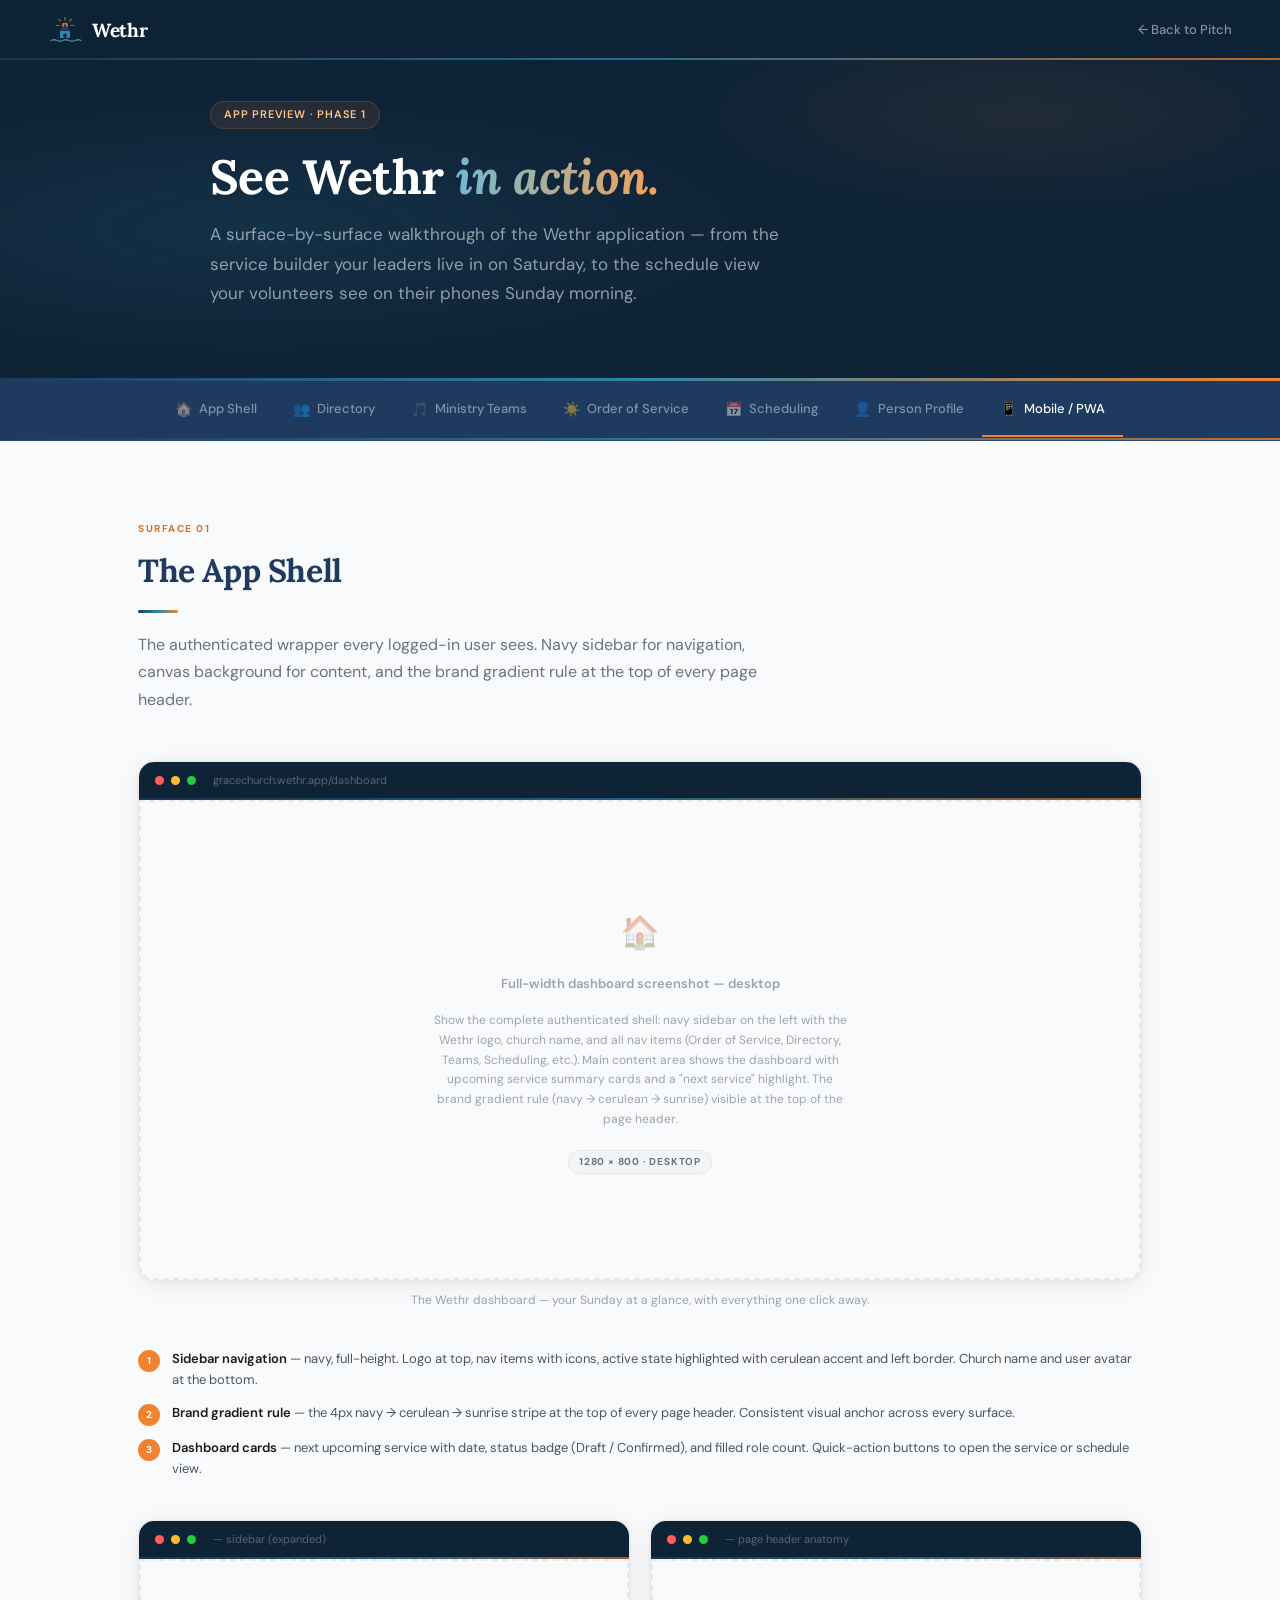
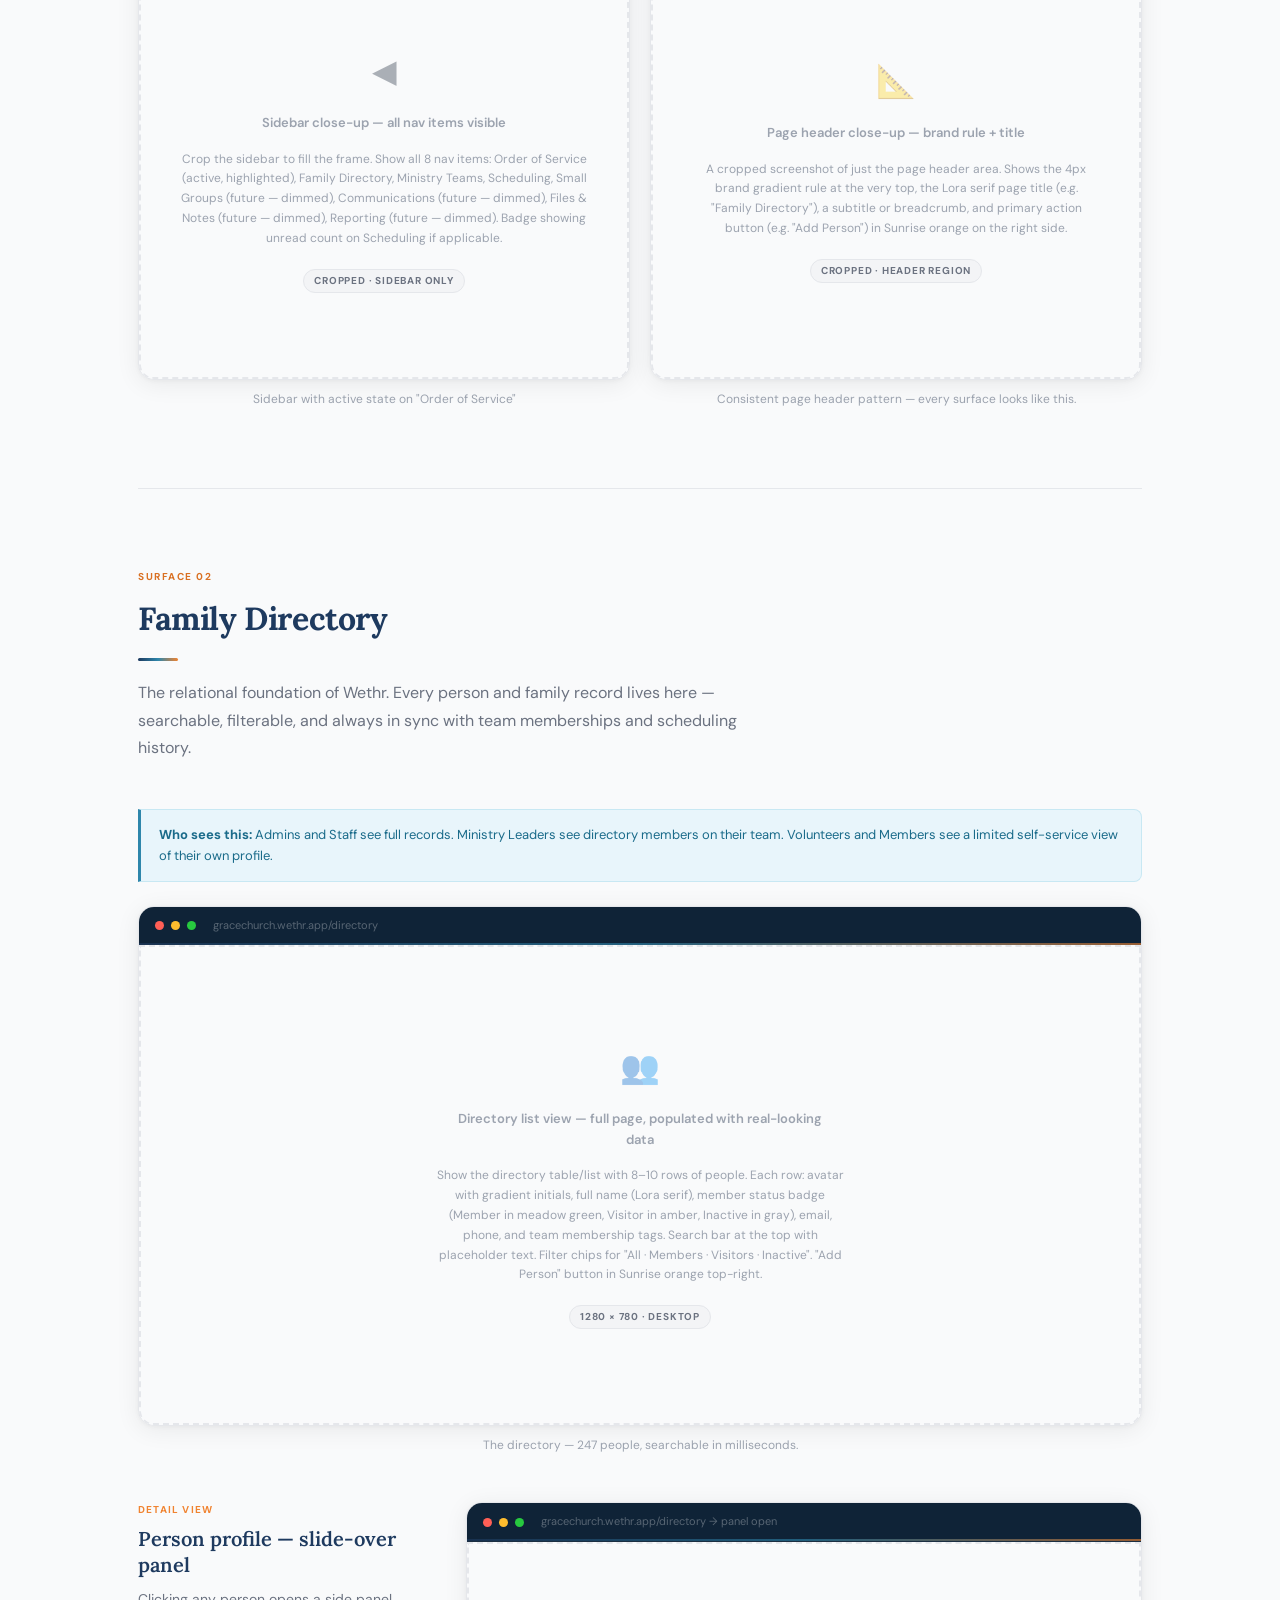
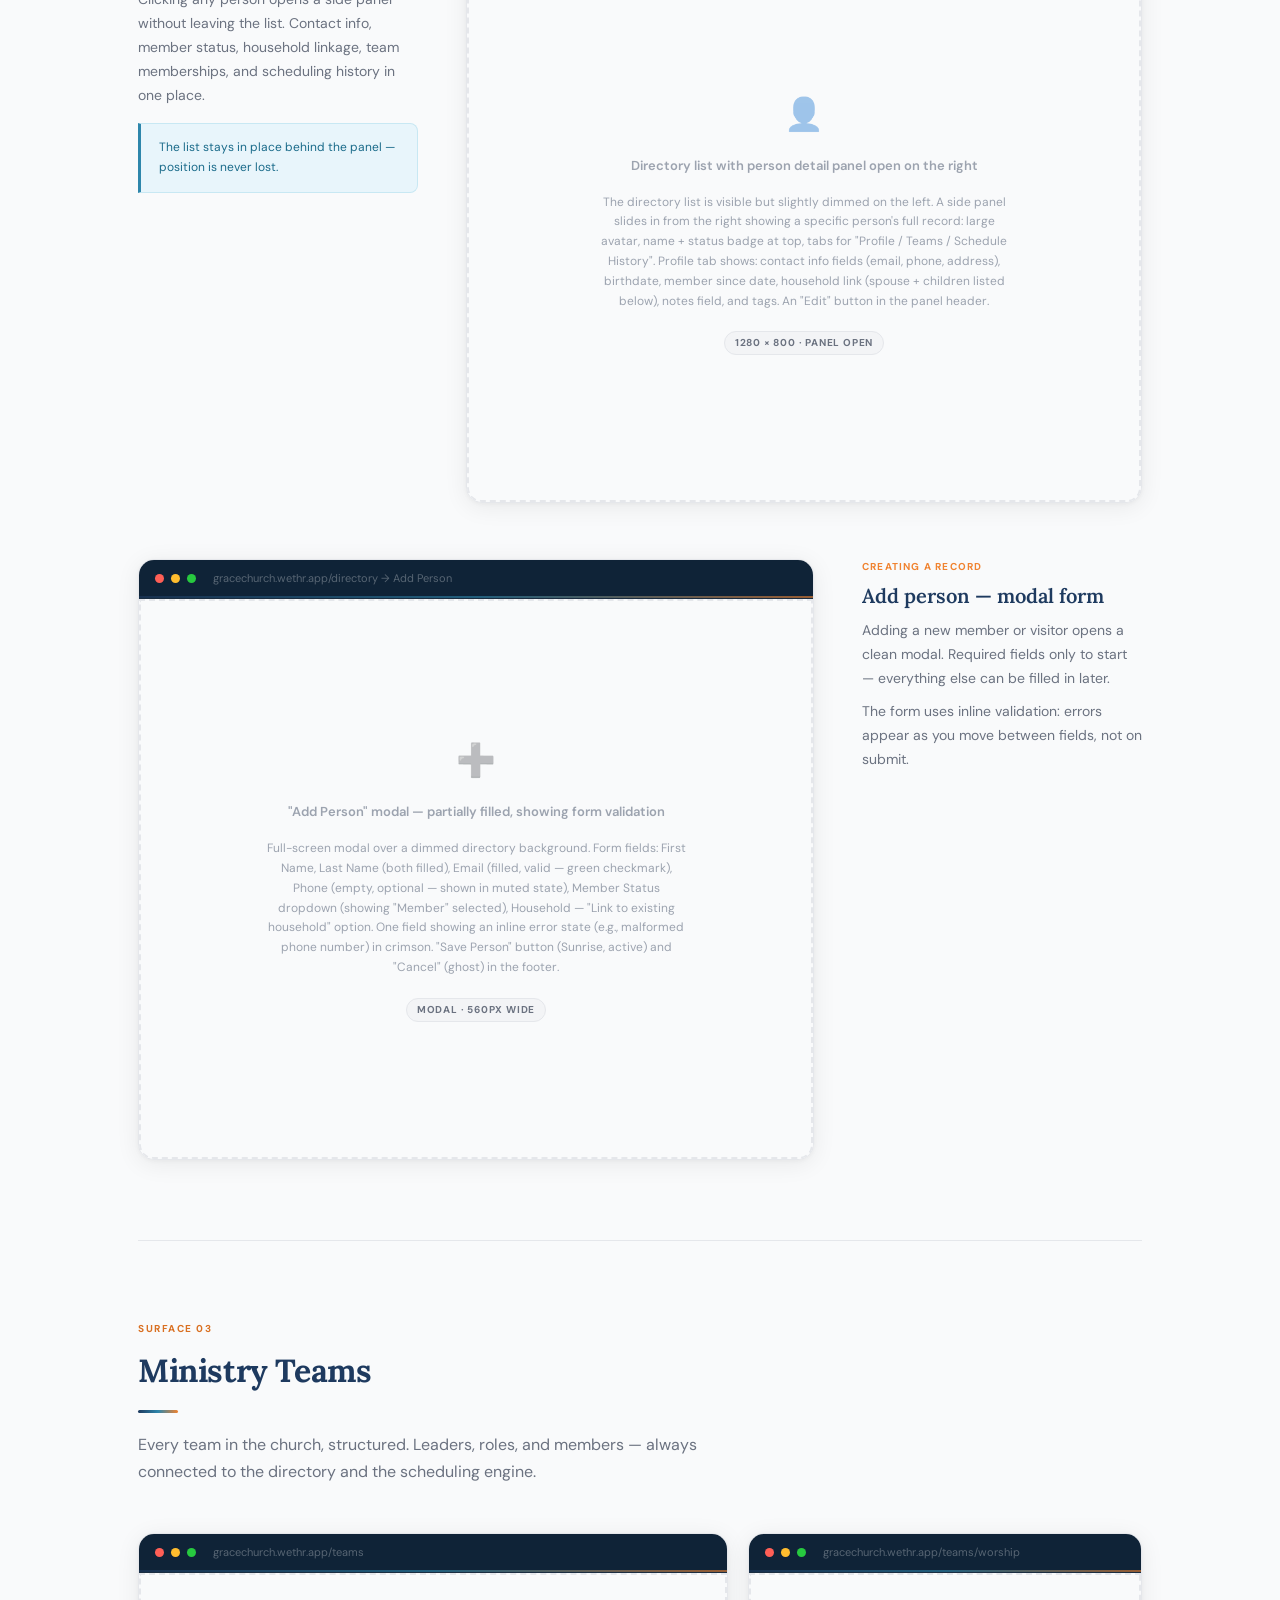
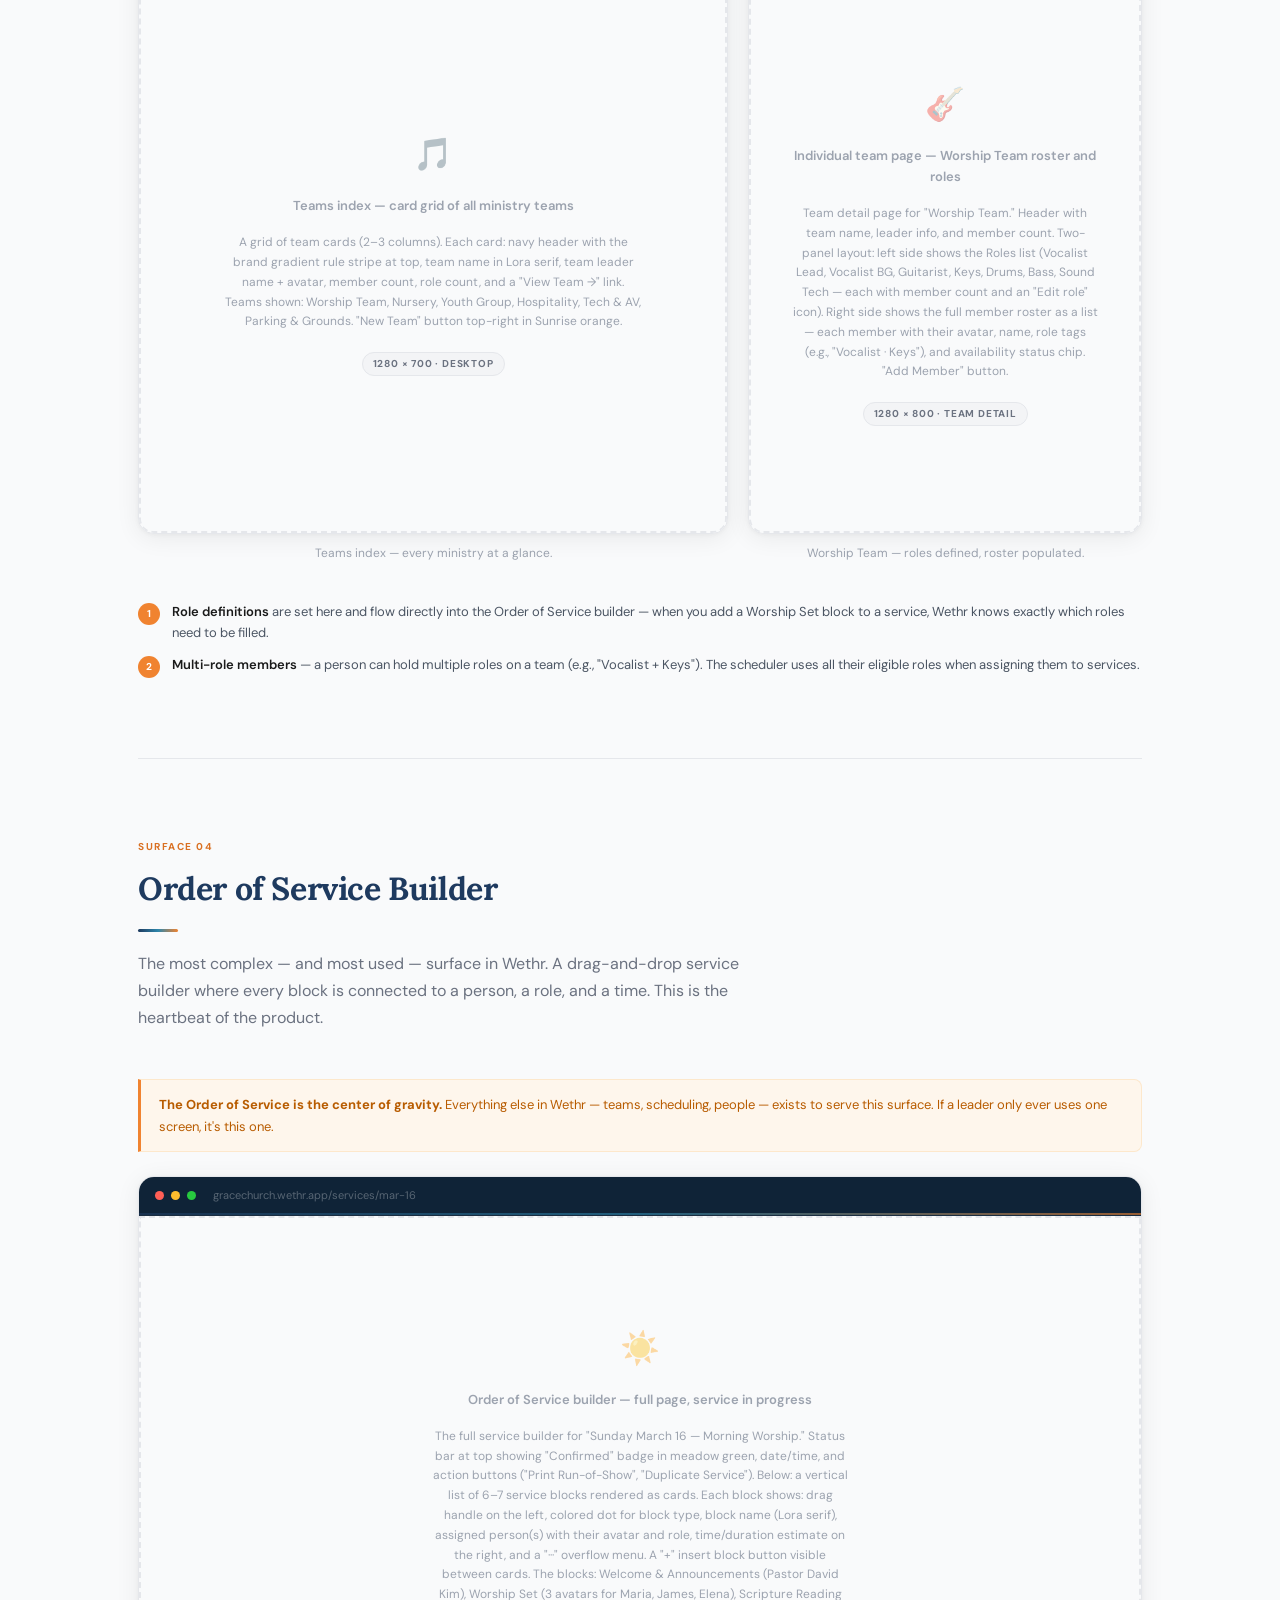
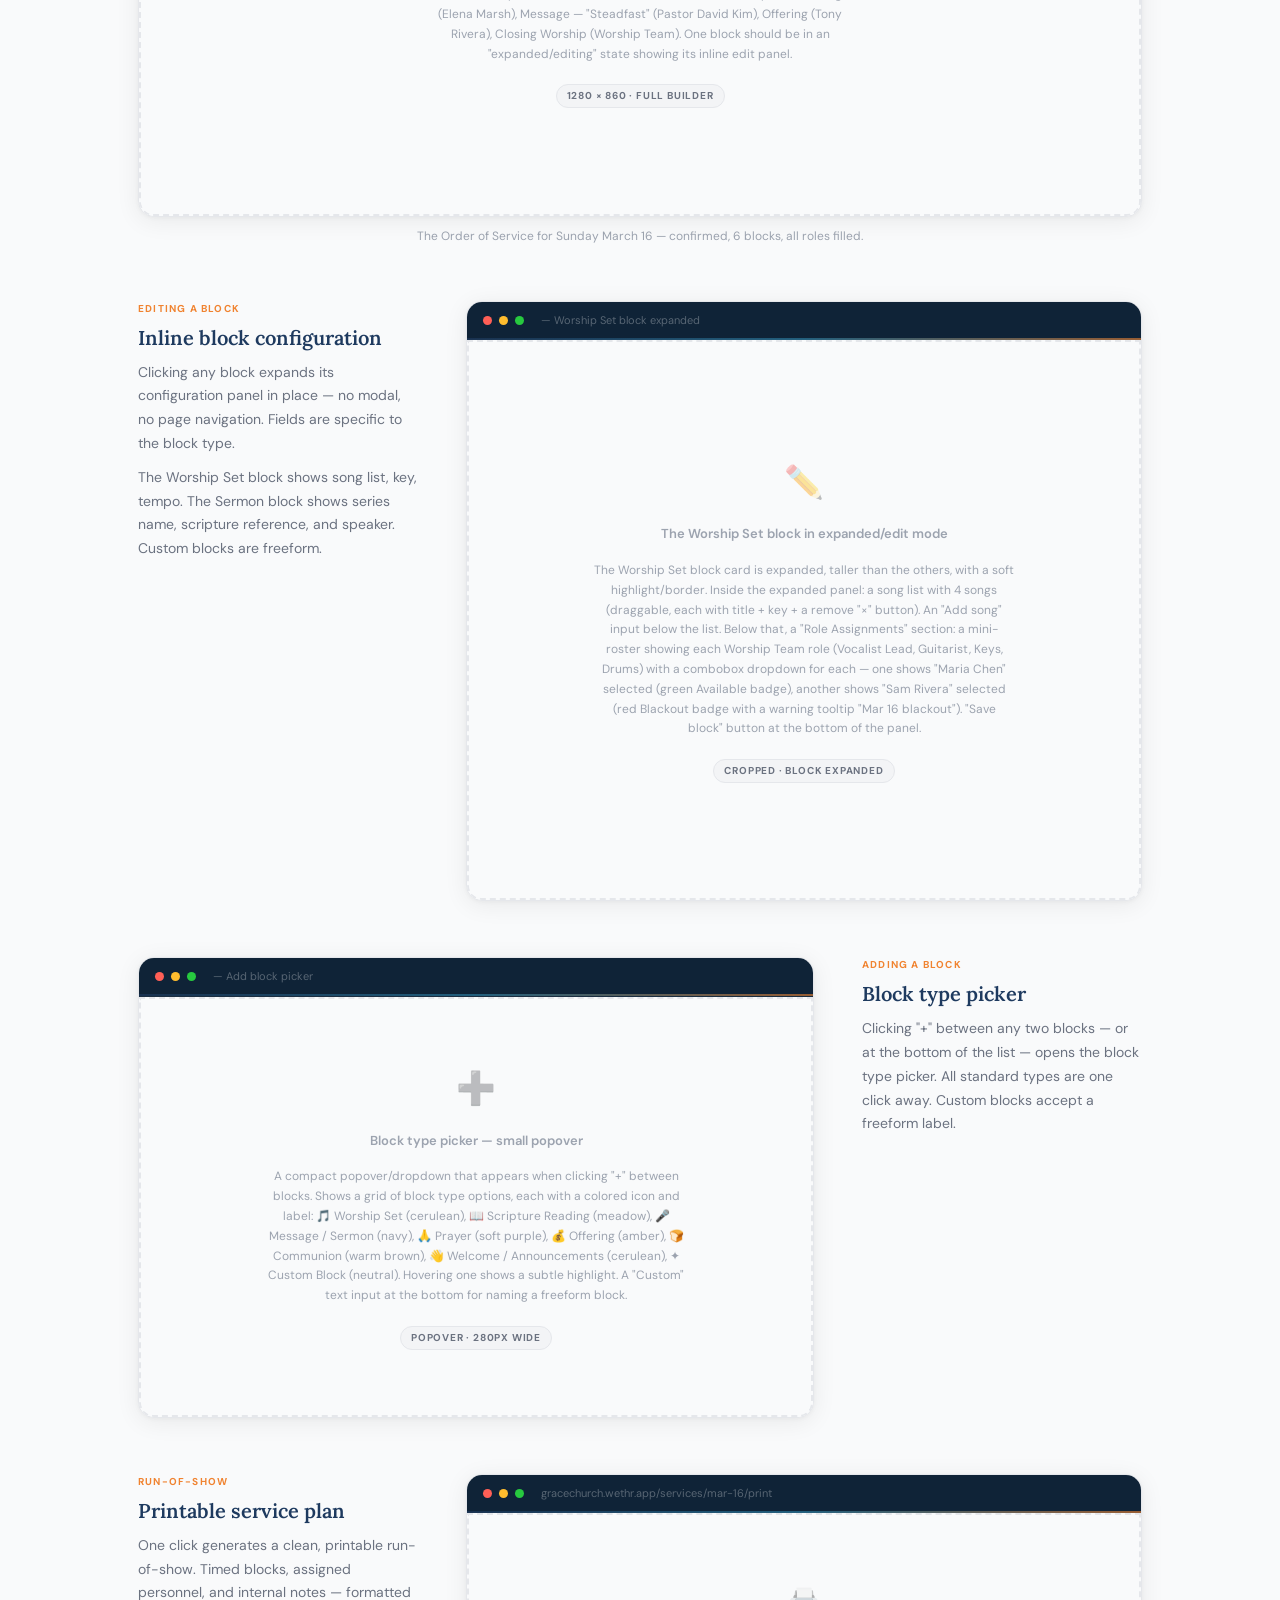
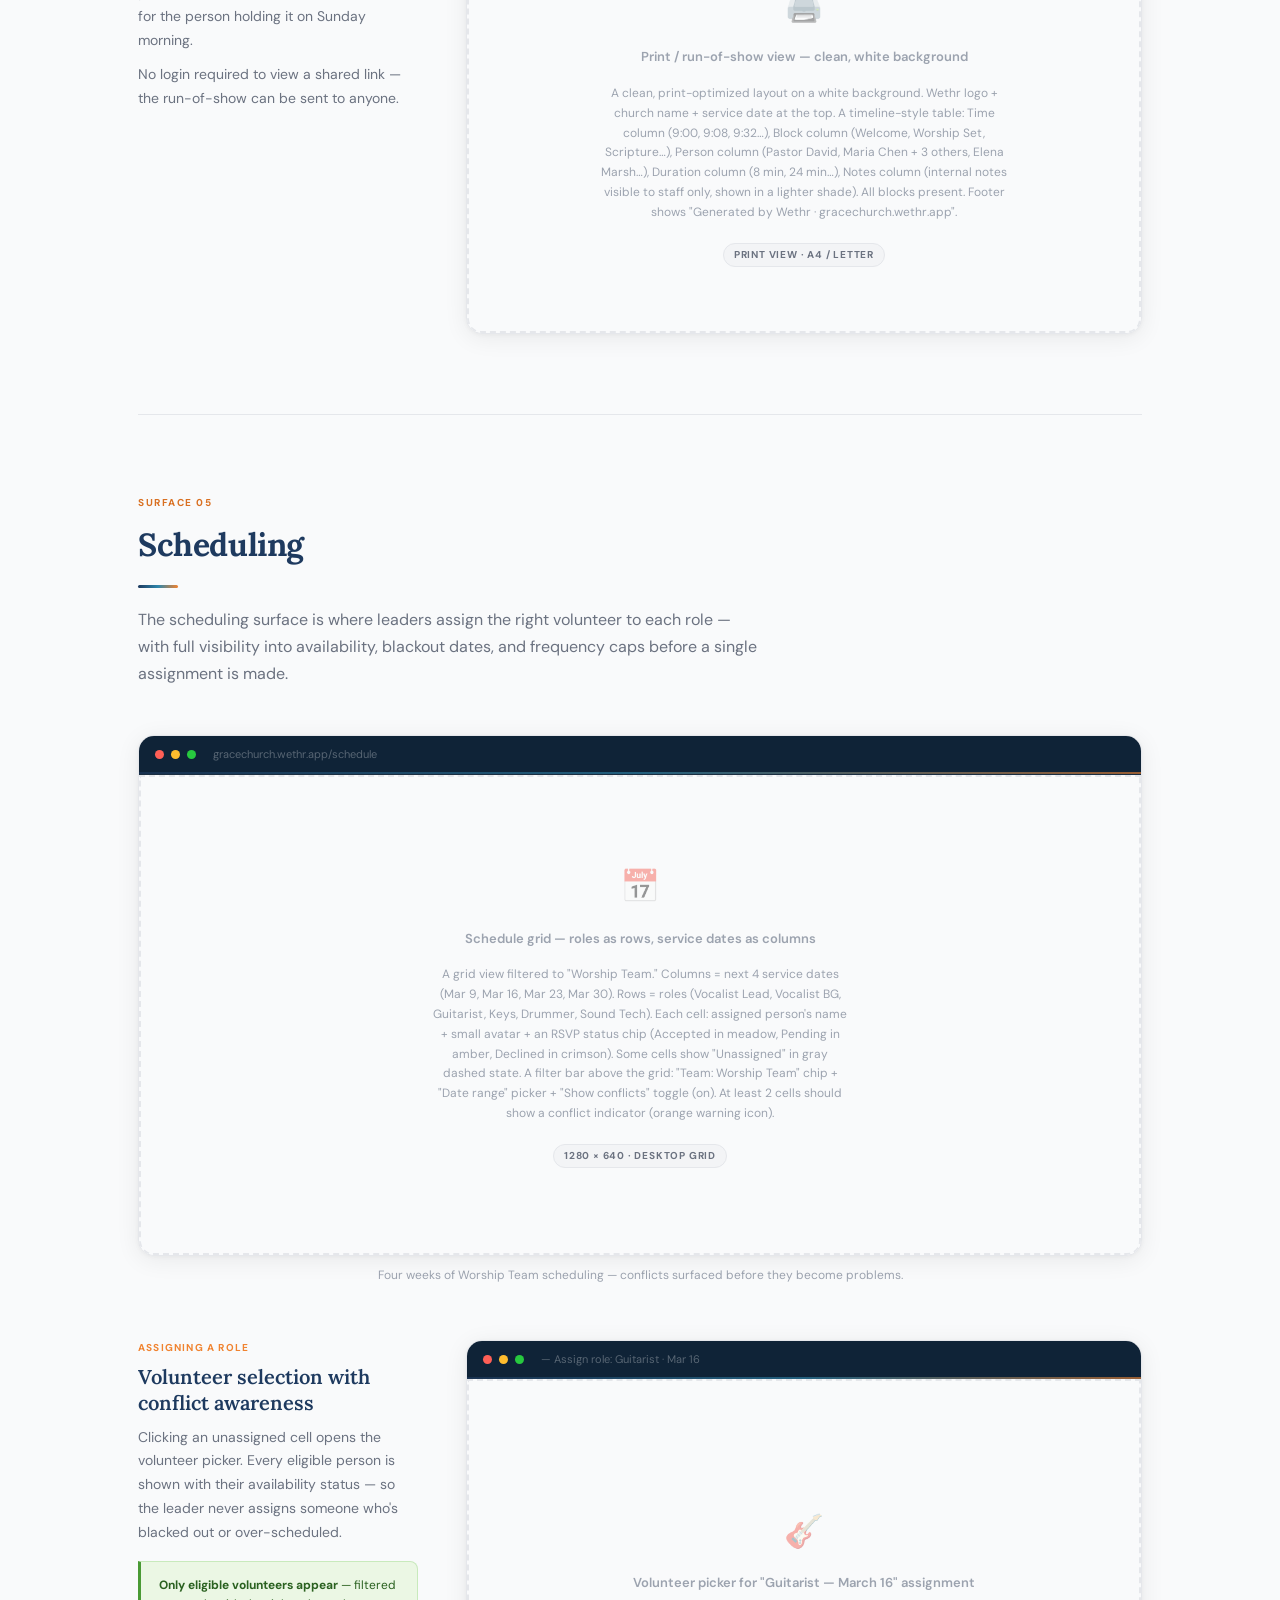
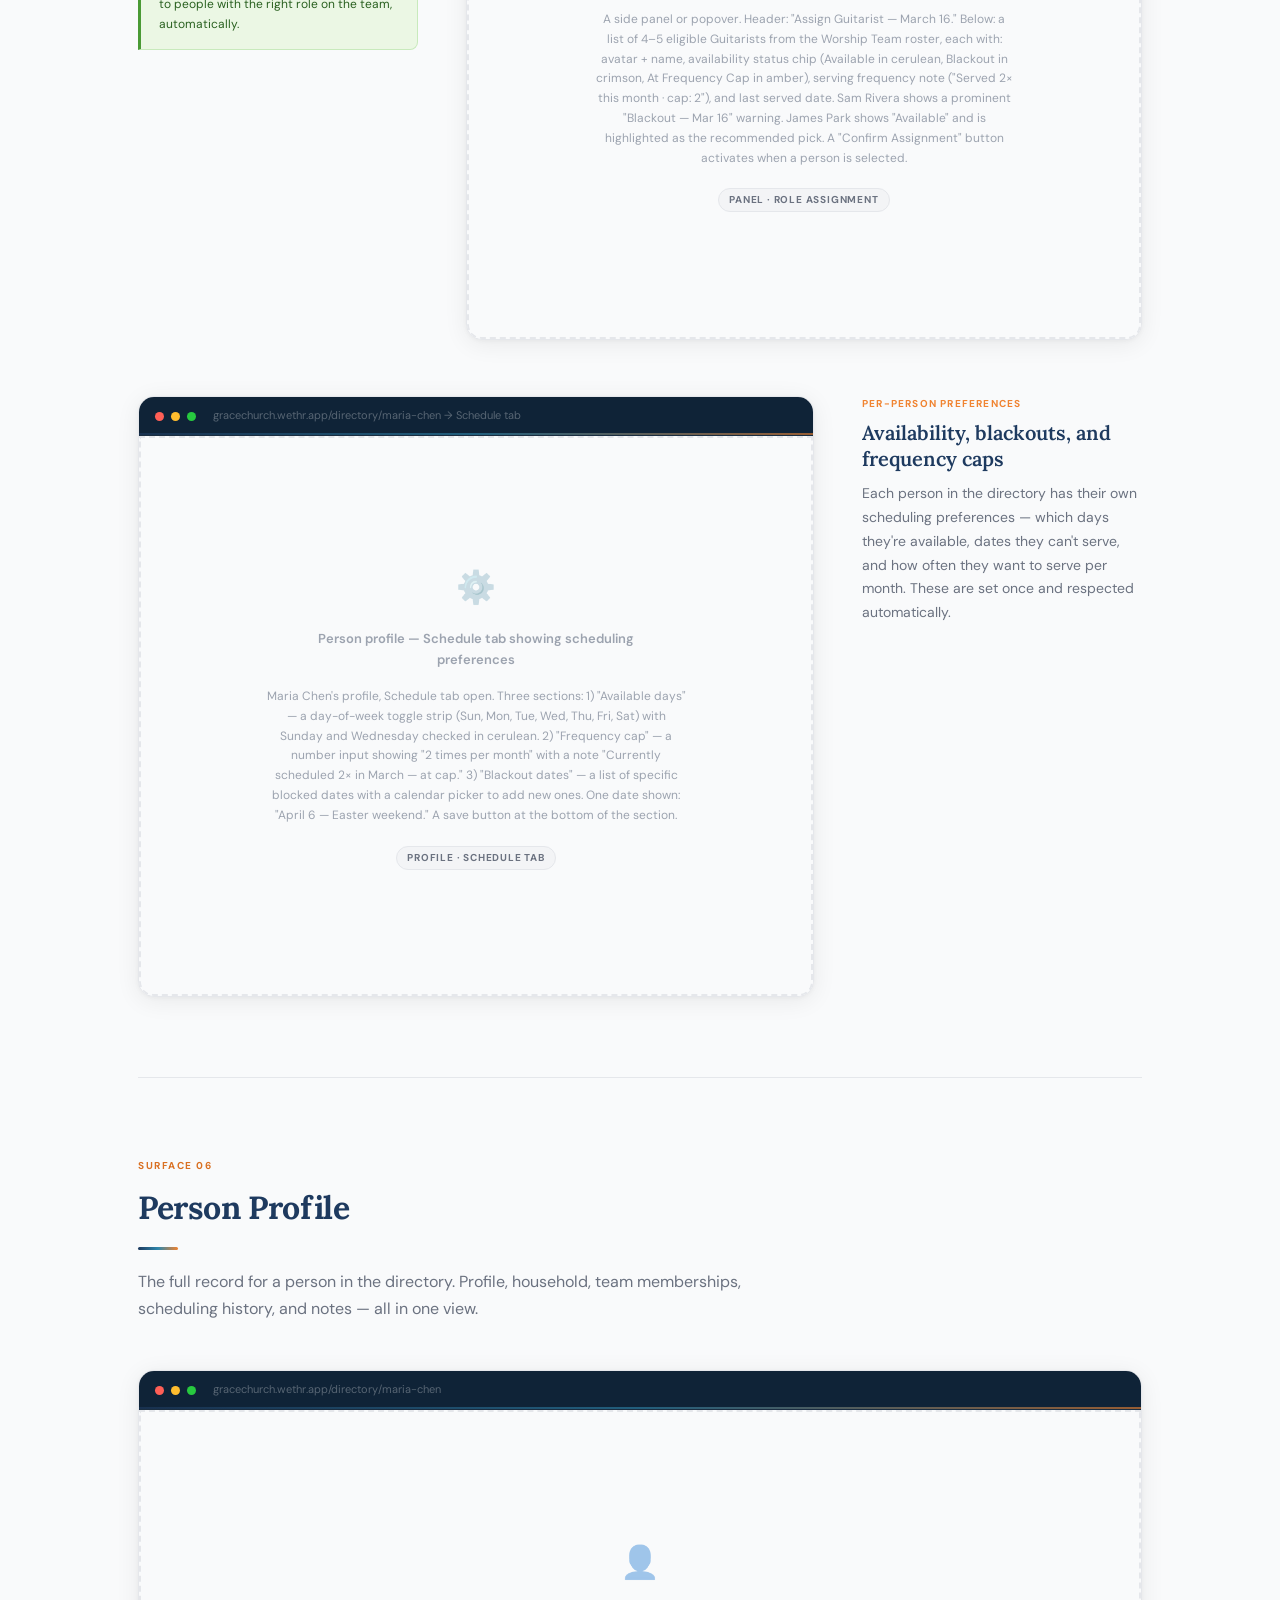
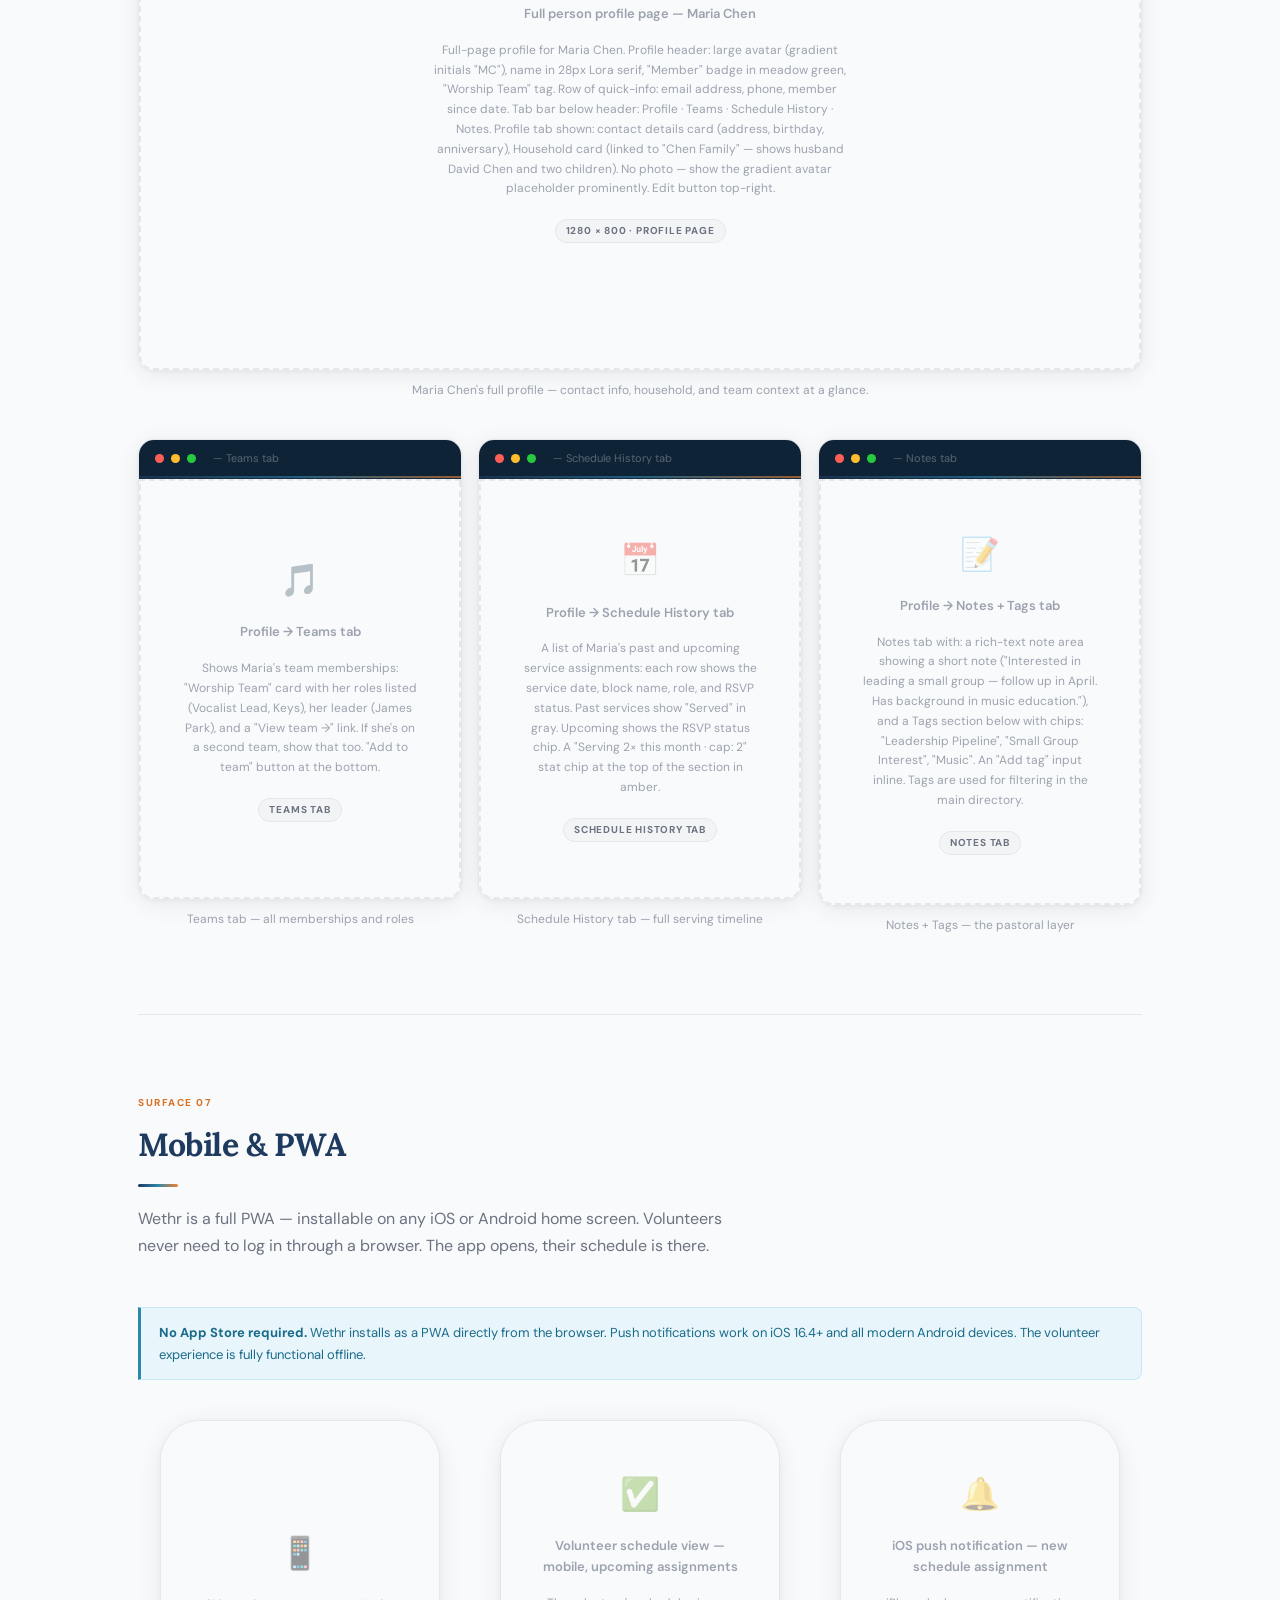
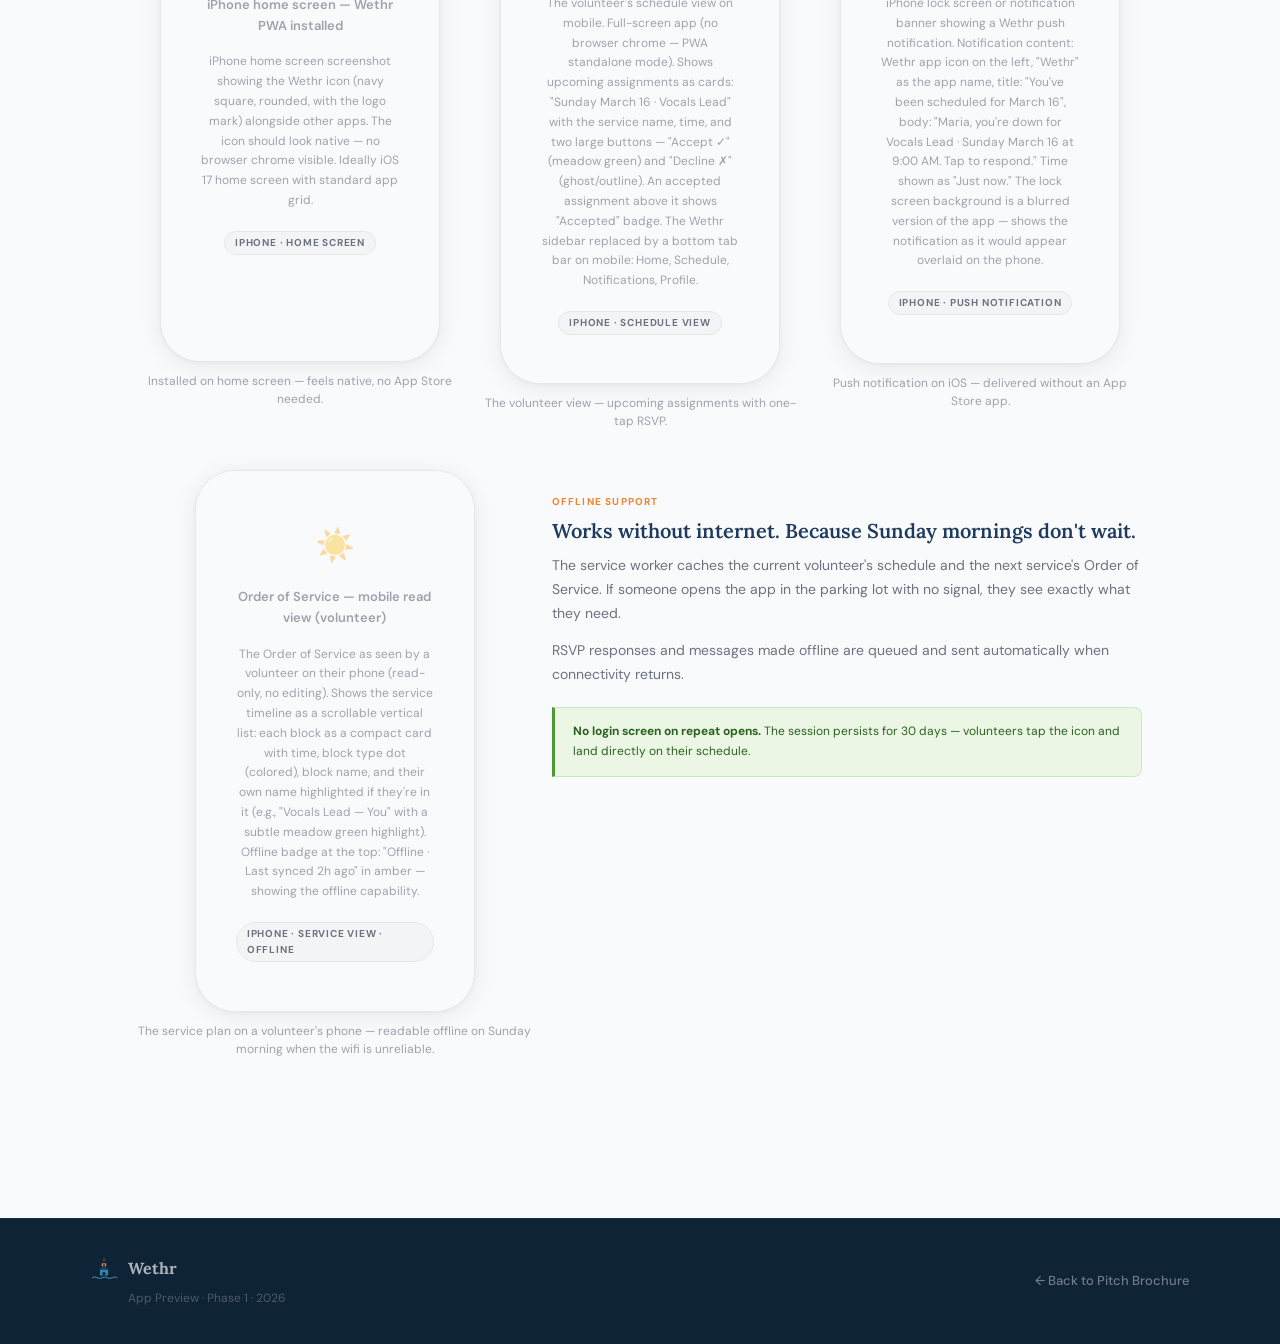
<file: wethr-preview.html>
<!DOCTYPE html>
<html lang="en">
<head>
  <meta charset="UTF-8" />
  <meta name="viewport" content="width=device-width, initial-scale=1.0" />
  <title>Wethr — App Preview</title>
  <link rel="preconnect" href="https://fonts.googleapis.com" />
  <link rel="preconnect" href="https://fonts.gstatic.com" crossorigin />
  <link href="https://fonts.googleapis.com/css2?family=Lora:ital,wght@0,400;0,600;0,700;1,400;1,600&family=DM+Sans:wght@300;400;500;600;700&display=swap" rel="stylesheet" />
  <style>
    *, *::before, *::after { box-sizing: border-box; margin: 0; padding: 0; }

    :root {
      --navy-950: #0F2337;
      --navy-900: #1E3A5F;
      --navy-800: #254873;
      --navy-700: #2D5886;
      --cerulean-700: #1A6B8A;
      --cerulean-600: #2180A4;
      --cerulean-500: #2E86AB;
      --cerulean-400: #4A9EC1;
      --cerulean-300: #72B8D4;
      --cerulean-100: #C8E8F3;
      --cerulean-50: #E8F5FB;
      --sunrise-700: #B85C00;
      --sunrise-600: #D97022;
      --sunrise-500: #F08330;
      --sunrise-400: #F5A254;
      --sunrise-300: #FAC48A;
      --sunrise-100: #FDE8CC;
      --sunrise-50: #FEF6EC;
      --meadow-700: #2A6120;
      --meadow-600: #357A29;
      --meadow-500: #4A9A35;
      --meadow-100: #C8EABC;
      --meadow-50: #EBF7E4;
      --amber-700: #9A5B00;
      --amber-50: #FEF7E8;
      --amber-100: #FDECC8;
      --crimson-500: #C0293F;
      --crimson-50: #FDF0F2;
      --crimson-100: #F9D0D6;
      --neutral-900: #1A1A1A;
      --neutral-700: #374151;
      --neutral-500: #6B7280;
      --neutral-400: #9CA3AF;
      --neutral-300: #D1D5DB;
      --neutral-200: #E5E7EB;
      --neutral-100: #F3F4F6;
      --neutral-50: #F9FAFB;
      --brand-rule: linear-gradient(90deg, #1E3A5F, #2E86AB, #F08330);
    }

    html { scroll-behavior: smooth; }
    body { font-family: 'DM Sans', sans-serif; color: var(--neutral-700); background: var(--neutral-50); line-height: 1.6; }

    /* ── NAV ── */
    nav {
      position: fixed; top: 0; left: 0; right: 0; z-index: 100;
      background: rgba(15, 35, 55, 0.97); backdrop-filter: blur(14px);
      display: flex; align-items: center; justify-content: space-between;
      padding: 0 48px; height: 60px;
    }
    nav::after { content: ''; position: absolute; bottom: 0; left: 0; right: 0; height: 2px; background: var(--brand-rule); opacity: 0.75; }

    .nav-brand { display: flex; align-items: center; gap: 10px; text-decoration: none; }
    .nav-wordmark { font-family: 'Lora', serif; font-size: 19px; font-weight: 700; color: white; letter-spacing: -0.3px; }
    .nav-back { font-size: 13px; font-weight: 500; color: rgba(255,255,255,0.5); text-decoration: none; display: flex; align-items: center; gap: 6px; transition: color 0.2s; }
    .nav-back:hover { color: white; }

    /* ── HERO ── */
    .page-hero {
      background: var(--navy-950); padding: 100px 48px 72px;
      position: relative; overflow: hidden;
    }
    .page-hero::before { content: ''; position: absolute; inset: 0; background: radial-gradient(ellipse 70% 60% at 20% 60%, rgba(46,134,171,0.14) 0%, transparent 55%), radial-gradient(ellipse 50% 50% at 80% 30%, rgba(240,131,48,0.08) 0%, transparent 50%); }
    .page-hero::after { content: ''; position: absolute; bottom: 0; left: 0; right: 0; height: 3px; background: var(--brand-rule); }
    .hero-inner { max-width: 860px; margin: 0 auto; position: relative; z-index: 2; }

    .hero-eyebrow { display: inline-flex; align-items: center; gap: 8px; background: rgba(240,131,48,0.1); border: 1px solid rgba(240,131,48,0.2); border-radius: 9999px; padding: 4px 13px; margin-bottom: 20px; }
    .hero-eyebrow span { font-size: 11px; font-weight: 600; color: var(--sunrise-300); letter-spacing: 0.8px; text-transform: uppercase; }

    .page-hero h1 { font-family: 'Lora', serif; font-size: clamp(32px, 4vw, 48px); font-weight: 700; color: white; letter-spacing: -0.6px; line-height: 1.15; margin-bottom: 16px; }
    .page-hero h1 em { font-style: italic; background: linear-gradient(90deg, var(--cerulean-300), var(--sunrise-400)); -webkit-background-clip: text; -webkit-text-fill-color: transparent; background-clip: text; }
    .page-hero p { font-size: 17px; color: rgba(255,255,255,0.55); line-height: 1.75; max-width: 580px; }

    /* Surface nav pills */
    .surface-nav { background: var(--navy-900); border-bottom: 1px solid rgba(255,255,255,0.06); padding: 0 48px; position: sticky; top: 60px; z-index: 90; }
    .surface-nav-inner { max-width: 1100px; margin: 0 auto; display: flex; gap: 0; overflow-x: auto; scrollbar-width: none; }
    .surface-nav-inner::-webkit-scrollbar { display: none; }
    .surface-nav-item { font-size: 13px; font-weight: 500; color: rgba(255,255,255,0.45); padding: 14px 18px; border-bottom: 2px solid transparent; text-decoration: none; white-space: nowrap; transition: all 0.2s; cursor: pointer; display: flex; align-items: center; gap: 7px; }
    .surface-nav-item:hover { color: rgba(255,255,255,0.8); }
    .surface-nav-item.active { color: white; border-bottom-color: var(--sunrise-500); }
    .surface-nav-item .nav-icon { font-size: 14px; }

    /* ── MAIN LAYOUT ── */
    main { max-width: 1100px; margin: 0 auto; padding: 0 48px 120px; }

    /* ── SURFACE SECTION ── */
    .surface-section { padding: 80px 0 0; }

    .surface-header { margin-bottom: 48px; }
    .surface-number { font-size: 10px; font-weight: 700; text-transform: uppercase; letter-spacing: 1.5px; color: var(--sunrise-600); margin-bottom: 8px; }
    .surface-title { font-family: 'Lora', serif; font-size: 32px; font-weight: 700; color: var(--navy-900); letter-spacing: -0.4px; margin-bottom: 10px; }
    .surface-desc { font-size: 16px; color: var(--neutral-500); line-height: 1.7; max-width: 620px; }

    /* Brand rule under surface titles */
    .brand-rule { width: 40px; height: 3px; background: var(--brand-rule); border-radius: 2px; margin: 14px 0 18px; }

    /* ── SCREENSHOT SLOT ── */
    /*
     * Replace .screenshot-placeholder > img with a real <img> tag when you have screenshots.
     * The slot maintains aspect ratio and the label describes exactly what to show.
     */
    .screenshot-wrap { position: relative; }

    .screenshot-slot {
      background: white;
      border: 1px solid var(--neutral-200);
      border-radius: 16px;
      overflow: hidden;
      box-shadow: 0 4px 24px rgba(0,0,0,0.07), 0 1px 4px rgba(0,0,0,0.04);
      position: relative;
    }

    /* Window chrome bar at top of each screenshot */
    .screenshot-chrome {
      background: var(--navy-950);
      padding: 10px 16px;
      display: flex;
      align-items: center;
      gap: 7px;
      border-bottom: 1px solid rgba(255,255,255,0.05);
    }
    .chrome-dot { width: 9px; height: 9px; border-radius: 50%; }
    .chrome-url { margin-left: 10px; font-size: 11px; color: rgba(255,255,255,0.3); font-family: 'DM Sans', sans-serif; }
    .chrome-rule { position: absolute; top: 36px; left: 0; right: 0; height: 2px; background: var(--brand-rule); opacity: 0.6; }

    /* The placeholder area itself */
    .screenshot-placeholder {
      background: var(--neutral-50);
      min-height: 420px;
      display: flex;
      flex-direction: column;
      align-items: center;
      justify-content: center;
      gap: 16px;
      padding: 48px 40px;
      position: relative;
      border: 2px dashed var(--neutral-200);
      border-radius: 0 0 14px 14px;
    }

    /* Sizing variants */
    .screenshot-placeholder.tall { min-height: 560px; }
    .screenshot-placeholder.short { min-height: 300px; }
    .screenshot-placeholder.wide { min-height: 480px; }

    .placeholder-icon { font-size: 32px; opacity: 0.4; }

    .placeholder-label {
      font-family: 'DM Sans', sans-serif;
      font-size: 13px;
      font-weight: 600;
      color: var(--neutral-400);
      text-align: center;
      max-width: 380px;
      line-height: 1.6;
    }

    .placeholder-desc {
      font-size: 12px;
      color: var(--neutral-400);
      text-align: center;
      max-width: 420px;
      line-height: 1.65;
    }

    .placeholder-tag {
      background: var(--neutral-100);
      border: 1px solid var(--neutral-200);
      border-radius: 9999px;
      padding: 3px 10px;
      font-size: 10px;
      font-weight: 700;
      color: var(--neutral-500);
      text-transform: uppercase;
      letter-spacing: 0.8px;
      margin-top: 4px;
    }

    /* ── SCREENSHOT GRID LAYOUTS ── */
    .screenshot-single { margin-bottom: 40px; }

    .screenshot-pair {
      display: grid;
      grid-template-columns: 1fr 1fr;
      gap: 20px;
      margin-bottom: 40px;
    }

    .screenshot-trio {
      display: grid;
      grid-template-columns: 1fr 1fr 1fr;
      gap: 16px;
      margin-bottom: 40px;
    }

    .screenshot-featured {
      display: grid;
      grid-template-columns: 3fr 2fr;
      gap: 20px;
      margin-bottom: 40px;
      align-items: start;
    }

    .screenshot-featured.reverse { grid-template-columns: 2fr 3fr; }

    /* ── CALLOUT ANNOTATION ── */
    /* Numbered annotations beneath a screenshot explaining what to show */
    .annotations { display: flex; flex-direction: column; gap: 12px; margin-top: 20px; }
    .annotation { display: flex; align-items: flex-start; gap: 12px; }
    .annotation-num {
      width: 22px; height: 22px; border-radius: 50%;
      background: var(--sunrise-500); color: white;
      font-size: 10px; font-weight: 700;
      display: flex; align-items: center; justify-content: center;
      flex-shrink: 0; margin-top: 1px;
    }
    .annotation-text { font-size: 13px; color: var(--neutral-600, #4B5563); line-height: 1.6; }
    .annotation-text strong { color: var(--neutral-900); font-weight: 600; }

    /* ── CAPTION ── */
    .screenshot-caption { font-size: 12px; color: var(--neutral-400); margin-top: 10px; text-align: center; line-height: 1.5; }

    /* ── SURFACE DIVIDER ── */
    .surface-divider { height: 1px; background: var(--neutral-200); margin: 80px 0 0; }

    /* ── WALKTHROUGH STEP ── */
    /* Numbered steps within a surface section */
    .step-group { display: flex; flex-direction: column; gap: 56px; }

    .step { display: grid; grid-template-columns: 280px 1fr; gap: 48px; align-items: start; }
    .step.reverse { grid-template-columns: 1fr 280px; }
    .step.reverse .step-meta { order: 2; }
    .step.reverse .step-screenshot { order: 1; }

    .step-meta {}
    .step-num { font-size: 10px; font-weight: 700; text-transform: uppercase; letter-spacing: 1.2px; color: var(--sunrise-500); margin-bottom: 8px; }
    .step-title { font-family: 'Lora', serif; font-size: 20px; font-weight: 600; color: var(--navy-900); margin-bottom: 10px; line-height: 1.3; }
    .step-body { font-size: 14px; color: var(--neutral-500); line-height: 1.7; }
    .step-body ul { margin-top: 10px; list-style: none; display: flex; flex-direction: column; gap: 6px; padding-left: 0; }
    .step-body li { display: flex; align-items: flex-start; gap: 8px; font-size: 13px; }
    .step-body li::before { content: ''; width: 5px; height: 5px; border-radius: 50%; background: var(--sunrise-400); flex-shrink: 0; margin-top: 7px; }

    .step-screenshot { width: 100%; }

    /* ── CONTEXT CALLOUT BOX ── */
    .callout {
      background: var(--cerulean-50);
      border: 1px solid var(--cerulean-100);
      border-left: 3px solid var(--cerulean-500);
      border-radius: 0 8px 8px 0;
      padding: 14px 18px;
      margin: 24px 0;
      font-size: 13px;
      color: var(--cerulean-700);
      line-height: 1.65;
    }

    .callout.sunrise {
      background: var(--sunrise-50);
      border-color: var(--sunrise-100);
      border-left-color: var(--sunrise-500);
      color: var(--sunrise-700);
    }

    .callout.meadow {
      background: var(--meadow-50);
      border-color: var(--meadow-100);
      border-left-color: var(--meadow-500);
      color: var(--meadow-700);
    }

    /* ── RESPONSIVE ── */
    @media (max-width: 900px) {
      nav { padding: 0 20px; }
      .surface-nav { padding: 0 20px; }
      .page-hero { padding: 90px 20px 60px; }
      main { padding: 0 20px 80px; }
      .screenshot-pair, .screenshot-trio, .screenshot-featured, .screenshot-featured.reverse { grid-template-columns: 1fr; }
      .step, .step.reverse { grid-template-columns: 1fr; }
      .step.reverse .step-meta { order: 0; }
      .step.reverse .step-screenshot { order: 0; }
    }

    /* ── FADE ANIMATION ── */
    .fade-up { opacity: 0; transform: translateY(18px); transition: opacity 0.5s ease, transform 0.5s ease; }
    .fade-up.visible { opacity: 1; transform: translateY(0); }

    /* ── SECTION LABEL CHIP ── */
    .scope-chip {
      display: inline-flex; align-items: center; gap: 6px;
      padding: 4px 10px; border-radius: 9999px;
      font-size: 10px; font-weight: 700; text-transform: uppercase; letter-spacing: 0.8px;
      margin-bottom: 20px;
    }
    .scope-chip.admin { background: var(--navy-50, #EBF2F9); color: var(--navy-900); border: 1px solid var(--navy-100); }
    .scope-chip.leader { background: var(--cerulean-50); color: var(--cerulean-700); border: 1px solid var(--cerulean-100); }
    .scope-chip.volunteer { background: var(--meadow-50); color: var(--meadow-700); border: 1px solid var(--meadow-100); }
    .scope-chip.public { background: var(--sunrise-50); color: var(--sunrise-700); border: 1px solid var(--sunrise-100); }
  </style>
</head>
<body>

<!-- NAV -->
<nav>
  <a href="wethr-pitch-brochure.html" class="nav-brand">
    <svg width="34" height="34" viewBox="0 0 34 34" fill="none">
      <rect width="34" height="34" rx="8" fill="#0F2337"/>
      <line x1="17" y1="4.5" x2="17" y2="7" stroke="#F08330" stroke-width="1.2" stroke-linecap="round" opacity="0.7"/>
      <line x1="23.2" y1="6.3" x2="21.6" y2="7.9" stroke="#F08330" stroke-width="1.2" stroke-linecap="round" opacity="0.7"/>
      <line x1="25.5" y1="12.5" x2="23" y2="12.5" stroke="#F08330" stroke-width="1.2" stroke-linecap="round" opacity="0.7"/>
      <line x1="10.8" y1="6.3" x2="12.4" y2="7.9" stroke="#F08330" stroke-width="1.2" stroke-linecap="round" opacity="0.7"/>
      <line x1="8.5" y1="12.5" x2="11" y2="12.5" stroke="#F08330" stroke-width="1.2" stroke-linecap="round" opacity="0.7"/>
      <circle cx="17" cy="12.5" r="2.8" fill="#F08330"/>
      <polygon points="17,12 11,18 23,18" fill="#1E3A5F"/>
      <rect x="15.8" y="9.5" width="2.4" height="4" rx="0.5" fill="#1E3A5F"/>
      <line x1="14.8" y1="10.8" x2="19.2" y2="10.8" stroke="#F08330" stroke-width="0.9" stroke-linecap="round"/>
      <rect x="12" y="18" width="10" height="7" rx="1" fill="#2E86AB"/>
      <rect x="15.3" y="20.5" width="3.4" height="4.5" rx="1.7" fill="#0F2337"/>
      <path d="M3 27.5 Q6 26 9 27.5 Q12 29 15 27.5 Q18 26 21 27.5 Q24 29 27 27.5 Q30 26 33 27.5" stroke="#4A9EC1" stroke-width="1.3" fill="none" stroke-linecap="round" opacity="0.85"/>
    </svg>
    <span class="nav-wordmark">Wethr</span>
  </a>
  <a href="wethr-pitch-brochure.html" class="nav-back">← Back to Pitch</a>
</nav>

<!-- HERO -->
<div class="page-hero">
  <div class="hero-inner">
    <div class="hero-eyebrow"><span>App Preview · Phase 1</span></div>
    <h1>See Wethr <em>in action.</em></h1>
    <p>A surface-by-surface walkthrough of the Wethr application — from the service builder your leaders live in on Saturday, to the schedule view your volunteers see on their phones Sunday morning.</p>
  </div>
</div>

<!-- STICKY SURFACE NAV -->
<nav class="surface-nav">
  <div class="surface-nav-inner">
    <a href="#shell" class="surface-nav-item"><span class="nav-icon">🏠</span> App Shell</a>
    <a href="#directory" class="surface-nav-item"><span class="nav-icon">👥</span> Directory</a>
    <a href="#teams" class="surface-nav-item"><span class="nav-icon">🎵</span> Ministry Teams</a>
    <a href="#services" class="surface-nav-item"><span class="nav-icon">☀️</span> Order of Service</a>
    <a href="#scheduling" class="surface-nav-item"><span class="nav-icon">📅</span> Scheduling</a>
    <a href="#person" class="surface-nav-item"><span class="nav-icon">👤</span> Person Profile</a>
    <a href="#mobile" class="surface-nav-item"><span class="nav-icon">📱</span> Mobile / PWA</a>
  </div>
</nav>

<main>

  <!-- ══════════════════════════════════════════════════════════════
       SECTION 1: APP SHELL
  ══════════════════════════════════════════════════════════════ -->
  <div class="surface-section" id="shell">
    <div class="surface-header fade-up">
      <div class="surface-number">Surface 01</div>
      <h2 class="surface-title">The App Shell</h2>
      <div class="brand-rule"></div>
      <p class="surface-desc">The authenticated wrapper every logged-in user sees. Navy sidebar for navigation, canvas background for content, and the brand gradient rule at the top of every page header.</p>
    </div>

    <!-- SLOT 1-A: Full app shell overview -->
    <div class="screenshot-single fade-up">
      <div class="screenshot-slot">
        <div class="screenshot-chrome">
          <div class="chrome-dot" style="background:#FF5F56"></div>
          <div class="chrome-dot" style="background:#FFBD2E"></div>
          <div class="chrome-dot" style="background:#27C93F"></div>
          <div class="chrome-url">gracechurch.wethr.app/dashboard</div>
          <div class="chrome-rule"></div>
        </div>
        <div class="screenshot-placeholder wide">
          <div class="placeholder-icon">🏠</div>
          <div class="placeholder-label">Full-width dashboard screenshot — desktop</div>
          <div class="placeholder-desc">Show the complete authenticated shell: navy sidebar on the left with the Wethr logo, church name, and all nav items (Order of Service, Directory, Teams, Scheduling, etc.). Main content area shows the dashboard with upcoming service summary cards and a "next service" highlight. The brand gradient rule (navy → cerulean → sunrise) visible at the top of the page header.</div>
          <div class="placeholder-tag">1280 × 800 · Desktop</div>
        </div>
      </div>
      <p class="screenshot-caption">The Wethr dashboard — your Sunday at a glance, with everything one click away.</p>
    </div>

    <div class="annotations fade-up">
      <div class="annotation"><div class="annotation-num">1</div><div class="annotation-text"><strong>Sidebar navigation</strong> — navy, full-height. Logo at top, nav items with icons, active state highlighted with cerulean accent and left border. Church name and user avatar at the bottom.</div></div>
      <div class="annotation"><div class="annotation-num">2</div><div class="annotation-text"><strong>Brand gradient rule</strong> — the 4px navy → cerulean → sunrise stripe at the top of every page header. Consistent visual anchor across every surface.</div></div>
      <div class="annotation"><div class="annotation-num">3</div><div class="annotation-text"><strong>Dashboard cards</strong> — next upcoming service with date, status badge (Draft / Confirmed), and filled role count. Quick-action buttons to open the service or schedule view.</div></div>
    </div>

    <!-- SLOT 1-B: Sidebar close-up pair -->
    <div class="screenshot-pair" style="margin-top:40px">
      <div class="screenshot-wrap fade-up">
        <div class="screenshot-slot">
          <div class="screenshot-chrome">
            <div class="chrome-dot" style="background:#FF5F56"></div><div class="chrome-dot" style="background:#FFBD2E"></div><div class="chrome-dot" style="background:#27C93F"></div>
            <div class="chrome-url">— sidebar (expanded)</div>
            <div class="chrome-rule"></div>
          </div>
          <div class="screenshot-placeholder">
            <div class="placeholder-icon">◀</div>
            <div class="placeholder-label">Sidebar close-up — all nav items visible</div>
            <div class="placeholder-desc">Crop the sidebar to fill the frame. Show all 8 nav items: Order of Service (active, highlighted), Family Directory, Ministry Teams, Scheduling, Small Groups (future — dimmed), Communications (future — dimmed), Files & Notes (future — dimmed), Reporting (future — dimmed). Badge showing unread count on Scheduling if applicable.</div>
            <div class="placeholder-tag">Cropped · Sidebar only</div>
          </div>
        </div>
        <p class="screenshot-caption">Sidebar with active state on "Order of Service"</p>
      </div>
      <div class="screenshot-wrap fade-up">
        <div class="screenshot-slot">
          <div class="screenshot-chrome">
            <div class="chrome-dot" style="background:#FF5F56"></div><div class="chrome-dot" style="background:#FFBD2E"></div><div class="chrome-dot" style="background:#27C93F"></div>
            <div class="chrome-url">— page header anatomy</div>
            <div class="chrome-rule"></div>
          </div>
          <div class="screenshot-placeholder">
            <div class="placeholder-icon">📐</div>
            <div class="placeholder-label">Page header close-up — brand rule + title</div>
            <div class="placeholder-desc">A cropped screenshot of just the page header area. Shows the 4px brand gradient rule at the very top, the Lora serif page title (e.g. "Family Directory"), a subtitle or breadcrumb, and primary action button (e.g. "Add Person") in Sunrise orange on the right side.</div>
            <div class="placeholder-tag">Cropped · Header region</div>
          </div>
        </div>
        <p class="screenshot-caption">Consistent page header pattern — every surface looks like this.</p>
      </div>
    </div>
  </div>

  <div class="surface-divider"></div>


  <!-- ══════════════════════════════════════════════════════════════
       SECTION 2: FAMILY DIRECTORY
  ══════════════════════════════════════════════════════════════ -->
  <div class="surface-section" id="directory">
    <div class="surface-header fade-up">
      <div class="surface-number">Surface 02</div>
      <h2 class="surface-title">Family Directory</h2>
      <div class="brand-rule"></div>
      <p class="surface-desc">The relational foundation of Wethr. Every person and family record lives here — searchable, filterable, and always in sync with team memberships and scheduling history.</p>
    </div>

    <div class="callout fade-up">
      <strong>Who sees this:</strong> Admins and Staff see full records. Ministry Leaders see directory members on their team. Volunteers and Members see a limited self-service view of their own profile.
    </div>

    <!-- SLOT 2-A: Directory list view -->
    <div class="screenshot-single fade-up">
      <div class="screenshot-slot">
        <div class="screenshot-chrome">
          <div class="chrome-dot" style="background:#FF5F56"></div><div class="chrome-dot" style="background:#FFBD2E"></div><div class="chrome-dot" style="background:#27C93F"></div>
          <div class="chrome-url">gracechurch.wethr.app/directory</div>
          <div class="chrome-rule"></div>
        </div>
        <div class="screenshot-placeholder wide">
          <div class="placeholder-icon">👥</div>
          <div class="placeholder-label">Directory list view — full page, populated with real-looking data</div>
          <div class="placeholder-desc">Show the directory table/list with 8–10 rows of people. Each row: avatar with gradient initials, full name (Lora serif), member status badge (Member in meadow green, Visitor in amber, Inactive in gray), email, phone, and team membership tags. Search bar at the top with placeholder text. Filter chips for "All · Members · Visitors · Inactive". "Add Person" button in Sunrise orange top-right.</div>
          <div class="placeholder-tag">1280 × 780 · Desktop</div>
        </div>
      </div>
      <p class="screenshot-caption">The directory — 247 people, searchable in milliseconds.</p>
    </div>

    <div class="step-group" style="margin-top:48px">

      <!-- Step: Person detail panel -->
      <div class="step fade-up">
        <div class="step-meta">
          <div class="step-num">Detail View</div>
          <h3 class="step-title">Person profile — slide-over panel</h3>
          <p class="step-body">Clicking any person opens a side panel without leaving the list. Contact info, member status, household linkage, team memberships, and scheduling history in one place.</p>
          <div class="callout" style="margin-top:16px;font-size:12px">The list stays in place behind the panel — position is never lost.</div>
        </div>
        <div class="step-screenshot">
          <div class="screenshot-slot">
            <div class="screenshot-chrome">
              <div class="chrome-dot" style="background:#FF5F56"></div><div class="chrome-dot" style="background:#FFBD2E"></div><div class="chrome-dot" style="background:#27C93F"></div>
              <div class="chrome-url">gracechurch.wethr.app/directory → panel open</div>
              <div class="chrome-rule"></div>
            </div>
            <div class="screenshot-placeholder tall">
              <div class="placeholder-icon">👤</div>
              <div class="placeholder-label">Directory list with person detail panel open on the right</div>
              <div class="placeholder-desc">The directory list is visible but slightly dimmed on the left. A side panel slides in from the right showing a specific person's full record: large avatar, name + status badge at top, tabs for "Profile / Teams / Schedule History". Profile tab shows: contact info fields (email, phone, address), birthdate, member since date, household link (spouse + children listed below), notes field, and tags. An "Edit" button in the panel header.</div>
              <div class="placeholder-tag">1280 × 800 · Panel open</div>
            </div>
          </div>
        </div>
      </div>

      <!-- Step: Add person form -->
      <div class="step reverse fade-up">
        <div class="step-meta">
          <div class="step-num">Creating a Record</div>
          <h3 class="step-title">Add person — modal form</h3>
          <p class="step-body">Adding a new member or visitor opens a clean modal. Required fields only to start — everything else can be filled in later.</p>
          <p class="step-body" style="margin-top:10px">The form uses inline validation: errors appear as you move between fields, not on submit.</p>
        </div>
        <div class="step-screenshot">
          <div class="screenshot-slot">
            <div class="screenshot-chrome">
              <div class="chrome-dot" style="background:#FF5F56"></div><div class="chrome-dot" style="background:#FFBD2E"></div><div class="chrome-dot" style="background:#27C93F"></div>
              <div class="chrome-url">gracechurch.wethr.app/directory → Add Person</div>
              <div class="chrome-rule"></div>
            </div>
            <div class="screenshot-placeholder tall">
              <div class="placeholder-icon">➕</div>
              <div class="placeholder-label">"Add Person" modal — partially filled, showing form validation</div>
              <div class="placeholder-desc">Full-screen modal over a dimmed directory background. Form fields: First Name, Last Name (both filled), Email (filled, valid — green checkmark), Phone (empty, optional — shown in muted state), Member Status dropdown (showing "Member" selected), Household — "Link to existing household" option. One field showing an inline error state (e.g., malformed phone number) in crimson. "Save Person" button (Sunrise, active) and "Cancel" (ghost) in the footer.</div>
              <div class="placeholder-tag">Modal · 560px wide</div>
            </div>
          </div>
        </div>
      </div>

    </div>
  </div>

  <div class="surface-divider"></div>


  <!-- ══════════════════════════════════════════════════════════════
       SECTION 3: MINISTRY TEAMS
  ══════════════════════════════════════════════════════════════ -->
  <div class="surface-section" id="teams">
    <div class="surface-header fade-up">
      <div class="surface-number">Surface 03</div>
      <h2 class="surface-title">Ministry Teams</h2>
      <div class="brand-rule"></div>
      <p class="surface-desc">Every team in the church, structured. Leaders, roles, and members — always connected to the directory and the scheduling engine.</p>
    </div>

    <!-- SLOT 3-A: Team list + team detail -->
    <div class="screenshot-featured fade-up">
      <div class="screenshot-wrap">
        <div class="screenshot-slot">
          <div class="screenshot-chrome">
            <div class="chrome-dot" style="background:#FF5F56"></div><div class="chrome-dot" style="background:#FFBD2E"></div><div class="chrome-dot" style="background:#27C93F"></div>
            <div class="chrome-url">gracechurch.wethr.app/teams</div>
            <div class="chrome-rule"></div>
          </div>
          <div class="screenshot-placeholder tall">
            <div class="placeholder-icon">🎵</div>
            <div class="placeholder-label">Teams index — card grid of all ministry teams</div>
            <div class="placeholder-desc">A grid of team cards (2–3 columns). Each card: navy header with the brand gradient rule stripe at top, team name in Lora serif, team leader name + avatar, member count, role count, and a "View Team →" link. Teams shown: Worship Team, Nursery, Youth Group, Hospitality, Tech & AV, Parking & Grounds. "New Team" button top-right in Sunrise orange.</div>
            <div class="placeholder-tag">1280 × 700 · Desktop</div>
          </div>
        </div>
        <p class="screenshot-caption">Teams index — every ministry at a glance.</p>
      </div>
      <div class="screenshot-wrap">
        <div class="screenshot-slot">
          <div class="screenshot-chrome">
            <div class="chrome-dot" style="background:#FF5F56"></div><div class="chrome-dot" style="background:#FFBD2E"></div><div class="chrome-dot" style="background:#27C93F"></div>
            <div class="chrome-url">gracechurch.wethr.app/teams/worship</div>
            <div class="chrome-rule"></div>
          </div>
          <div class="screenshot-placeholder tall">
            <div class="placeholder-icon">🎸</div>
            <div class="placeholder-label">Individual team page — Worship Team roster and roles</div>
            <div class="placeholder-desc">Team detail page for "Worship Team." Header with team name, leader info, and member count. Two-panel layout: left side shows the Roles list (Vocalist Lead, Vocalist BG, Guitarist, Keys, Drums, Bass, Sound Tech — each with member count and an "Edit role" icon). Right side shows the full member roster as a list — each member with their avatar, name, role tags (e.g., "Vocalist · Keys"), and availability status chip. "Add Member" button.</div>
            <div class="placeholder-tag">1280 × 800 · Team detail</div>
          </div>
        </div>
        <p class="screenshot-caption">Worship Team — roles defined, roster populated.</p>
      </div>
    </div>

    <div class="annotations fade-up">
      <div class="annotation"><div class="annotation-num">1</div><div class="annotation-text"><strong>Role definitions</strong> are set here and flow directly into the Order of Service builder — when you add a Worship Set block to a service, Wethr knows exactly which roles need to be filled.</div></div>
      <div class="annotation"><div class="annotation-num">2</div><div class="annotation-text"><strong>Multi-role members</strong> — a person can hold multiple roles on a team (e.g., "Vocalist + Keys"). The scheduler uses all their eligible roles when assigning them to services.</div></div>
    </div>
  </div>

  <div class="surface-divider"></div>


  <!-- ══════════════════════════════════════════════════════════════
       SECTION 4: ORDER OF SERVICE
  ══════════════════════════════════════════════════════════════ -->
  <div class="surface-section" id="services">
    <div class="surface-header fade-up">
      <div class="surface-number">Surface 04</div>
      <h2 class="surface-title">Order of Service Builder</h2>
      <div class="brand-rule"></div>
      <p class="surface-desc">The most complex — and most used — surface in Wethr. A drag-and-drop service builder where every block is connected to a person, a role, and a time. This is the heartbeat of the product.</p>
    </div>

    <div class="callout sunrise fade-up">
      <strong>The Order of Service is the center of gravity.</strong> Everything else in Wethr — teams, scheduling, people — exists to serve this surface. If a leader only ever uses one screen, it's this one.
    </div>

    <!-- SLOT 4-A: Full builder, hero shot -->
    <div class="screenshot-single fade-up">
      <div class="screenshot-slot">
        <div class="screenshot-chrome">
          <div class="chrome-dot" style="background:#FF5F56"></div><div class="chrome-dot" style="background:#FFBD2E"></div><div class="chrome-dot" style="background:#27C93F"></div>
          <div class="chrome-url">gracechurch.wethr.app/services/mar-16</div>
          <div class="chrome-rule"></div>
        </div>
        <div class="screenshot-placeholder tall" style="min-height:600px">
          <div class="placeholder-icon">☀️</div>
          <div class="placeholder-label">Order of Service builder — full page, service in progress</div>
          <div class="placeholder-desc">The full service builder for "Sunday March 16 — Morning Worship." Status bar at top showing "Confirmed" badge in meadow green, date/time, and action buttons ("Print Run-of-Show", "Duplicate Service"). Below: a vertical list of 6–7 service blocks rendered as cards. Each block shows: drag handle on the left, colored dot for block type, block name (Lora serif), assigned person(s) with their avatar and role, time/duration estimate on the right, and a "···" overflow menu. A "+" insert block button visible between cards. The blocks: Welcome & Announcements (Pastor David Kim), Worship Set (3 avatars for Maria, James, Elena), Scripture Reading (Elena Marsh), Message — "Steadfast" (Pastor David Kim), Offering (Tony Rivera), Closing Worship (Worship Team). One block should be in an "expanded/editing" state showing its inline edit panel.</div>
          <div class="placeholder-tag">1280 × 860 · Full builder</div>
        </div>
      </div>
      <p class="screenshot-caption">The Order of Service for Sunday March 16 — confirmed, 6 blocks, all roles filled.</p>
    </div>

    <div class="step-group" style="margin-top:56px">

      <!-- Step: Block expanded/editing -->
      <div class="step fade-up">
        <div class="step-meta">
          <div class="step-num">Editing a Block</div>
          <h3 class="step-title">Inline block configuration</h3>
          <p class="step-body">Clicking any block expands its configuration panel in place — no modal, no page navigation. Fields are specific to the block type.</p>
          <p class="step-body" style="margin-top:10px">The Worship Set block shows song list, key, tempo. The Sermon block shows series name, scripture reference, and speaker. Custom blocks are freeform.</p>
        </div>
        <div class="step-screenshot">
          <div class="screenshot-slot">
            <div class="screenshot-chrome">
              <div class="chrome-dot" style="background:#FF5F56"></div><div class="chrome-dot" style="background:#FFBD2E"></div><div class="chrome-dot" style="background:#27C93F"></div>
              <div class="chrome-url">— Worship Set block expanded</div>
              <div class="chrome-rule"></div>
            </div>
            <div class="screenshot-placeholder tall">
              <div class="placeholder-icon">✏️</div>
              <div class="placeholder-label">The Worship Set block in expanded/edit mode</div>
              <div class="placeholder-desc">The Worship Set block card is expanded, taller than the others, with a soft highlight/border. Inside the expanded panel: a song list with 4 songs (draggable, each with title + key + a remove "×" button). An "Add song" input below the list. Below that, a "Role Assignments" section: a mini-roster showing each Worship Team role (Vocalist Lead, Guitarist, Keys, Drums) with a combobox dropdown for each — one shows "Maria Chen" selected (green Available badge), another shows "Sam Rivera" selected (red Blackout badge with a warning tooltip "Mar 16 blackout"). "Save block" button at the bottom of the panel.</div>
              <div class="placeholder-tag">Cropped · Block expanded</div>
            </div>
          </div>
        </div>
      </div>

      <!-- Step: Add block picker -->
      <div class="step reverse fade-up">
        <div class="step-meta">
          <div class="step-num">Adding a Block</div>
          <h3 class="step-title">Block type picker</h3>
          <p class="step-body">Clicking "+" between any two blocks — or at the bottom of the list — opens the block type picker. All standard types are one click away. Custom blocks accept a freeform label.</p>
        </div>
        <div class="step-screenshot">
          <div class="screenshot-slot">
            <div class="screenshot-chrome">
              <div class="chrome-dot" style="background:#FF5F56"></div><div class="chrome-dot" style="background:#FFBD2E"></div><div class="chrome-dot" style="background:#27C93F"></div>
              <div class="chrome-url">— Add block picker</div>
              <div class="chrome-rule"></div>
            </div>
            <div class="screenshot-placeholder">
              <div class="placeholder-icon">➕</div>
              <div class="placeholder-label">Block type picker — small popover</div>
              <div class="placeholder-desc">A compact popover/dropdown that appears when clicking "+" between blocks. Shows a grid of block type options, each with a colored icon and label: 🎵 Worship Set (cerulean), 📖 Scripture Reading (meadow), 🎤 Message / Sermon (navy), 🙏 Prayer (soft purple), 💰 Offering (amber), 🍞 Communion (warm brown), 👋 Welcome / Announcements (cerulean), ✦ Custom Block (neutral). Hovering one shows a subtle highlight. A "Custom" text input at the bottom for naming a freeform block.</div>
              <div class="placeholder-tag">Popover · 280px wide</div>
            </div>
          </div>
        </div>
      </div>

      <!-- Step: Print / run of show -->
      <div class="step fade-up">
        <div class="step-meta">
          <div class="step-num">Run-of-Show</div>
          <h3 class="step-title">Printable service plan</h3>
          <p class="step-body">One click generates a clean, printable run-of-show. Timed blocks, assigned personnel, and internal notes — formatted for the person holding it on Sunday morning.</p>
          <p class="step-body" style="margin-top:10px">No login required to view a shared link — the run-of-show can be sent to anyone.</p>
        </div>
        <div class="step-screenshot">
          <div class="screenshot-slot">
            <div class="screenshot-chrome">
              <div class="chrome-dot" style="background:#FF5F56"></div><div class="chrome-dot" style="background:#FFBD2E"></div><div class="chrome-dot" style="background:#27C93F"></div>
              <div class="chrome-url">gracechurch.wethr.app/services/mar-16/print</div>
              <div class="chrome-rule"></div>
            </div>
            <div class="screenshot-placeholder">
              <div class="placeholder-icon">🖨️</div>
              <div class="placeholder-label">Print / run-of-show view — clean, white background</div>
              <div class="placeholder-desc">A clean, print-optimized layout on a white background. Wethr logo + church name + service date at the top. A timeline-style table: Time column (9:00, 9:08, 9:32…), Block column (Welcome, Worship Set, Scripture…), Person column (Pastor David, Maria Chen + 3 others, Elena Marsh…), Duration column (8 min, 24 min…), Notes column (internal notes visible to staff only, shown in a lighter shade). All blocks present. Footer shows "Generated by Wethr · gracechurch.wethr.app".</div>
              <div class="placeholder-tag">Print view · A4 / Letter</div>
            </div>
          </div>
        </div>
      </div>

    </div>
  </div>

  <div class="surface-divider"></div>


  <!-- ══════════════════════════════════════════════════════════════
       SECTION 5: SCHEDULING
  ══════════════════════════════════════════════════════════════ -->
  <div class="surface-section" id="scheduling">
    <div class="surface-header fade-up">
      <div class="surface-number">Surface 05</div>
      <h2 class="surface-title">Scheduling</h2>
      <div class="brand-rule"></div>
      <p class="surface-desc">The scheduling surface is where leaders assign the right volunteer to each role — with full visibility into availability, blackout dates, and frequency caps before a single assignment is made.</p>
    </div>

    <!-- SLOT 5-A: Schedule grid -->
    <div class="screenshot-single fade-up">
      <div class="screenshot-slot">
        <div class="screenshot-chrome">
          <div class="chrome-dot" style="background:#FF5F56"></div><div class="chrome-dot" style="background:#FFBD2E"></div><div class="chrome-dot" style="background:#27C93F"></div>
          <div class="chrome-url">gracechurch.wethr.app/schedule</div>
          <div class="chrome-rule"></div>
        </div>
        <div class="screenshot-placeholder wide">
          <div class="placeholder-icon">📅</div>
          <div class="placeholder-label">Schedule grid — roles as rows, service dates as columns</div>
          <div class="placeholder-desc">A grid view filtered to "Worship Team." Columns = next 4 service dates (Mar 9, Mar 16, Mar 23, Mar 30). Rows = roles (Vocalist Lead, Vocalist BG, Guitarist, Keys, Drummer, Sound Tech). Each cell: assigned person's name + small avatar + an RSVP status chip (Accepted in meadow, Pending in amber, Declined in crimson). Some cells show "Unassigned" in gray dashed state. A filter bar above the grid: "Team: Worship Team" chip + "Date range" picker + "Show conflicts" toggle (on). At least 2 cells should show a conflict indicator (orange warning icon).</div>
          <div class="placeholder-tag">1280 × 640 · Desktop grid</div>
        </div>
      </div>
      <p class="screenshot-caption">Four weeks of Worship Team scheduling — conflicts surfaced before they become problems.</p>
    </div>

    <div class="step-group" style="margin-top:56px">

      <!-- Step: Role assignment panel -->
      <div class="step fade-up">
        <div class="step-meta">
          <div class="step-num">Assigning a Role</div>
          <h3 class="step-title">Volunteer selection with conflict awareness</h3>
          <p class="step-body">Clicking an unassigned cell opens the volunteer picker. Every eligible person is shown with their availability status — so the leader never assigns someone who's blacked out or over-scheduled.</p>
          <div class="callout meadow" style="margin-top:16px;font-size:12px"><strong>Only eligible volunteers appear</strong> — filtered to people with the right role on the team, automatically.</div>
        </div>
        <div class="step-screenshot">
          <div class="screenshot-slot">
            <div class="screenshot-chrome">
              <div class="chrome-dot" style="background:#FF5F56"></div><div class="chrome-dot" style="background:#FFBD2E"></div><div class="chrome-dot" style="background:#27C93F"></div>
              <div class="chrome-url">— Assign role: Guitarist · Mar 16</div>
              <div class="chrome-rule"></div>
            </div>
            <div class="screenshot-placeholder tall">
              <div class="placeholder-icon">🎸</div>
              <div class="placeholder-label">Volunteer picker for "Guitarist — March 16" assignment</div>
              <div class="placeholder-desc">A side panel or popover. Header: "Assign Guitarist — March 16." Below: a list of 4–5 eligible Guitarists from the Worship Team roster, each with: avatar + name, availability status chip (Available in cerulean, Blackout in crimson, At Frequency Cap in amber), serving frequency note ("Served 2× this month · cap: 2"), and last served date. Sam Rivera shows a prominent "Blackout — Mar 16" warning. James Park shows "Available" and is highlighted as the recommended pick. A "Confirm Assignment" button activates when a person is selected.</div>
              <div class="placeholder-tag">Panel · Role assignment</div>
            </div>
          </div>
        </div>
      </div>

      <!-- Step: Preferences per person -->
      <div class="step reverse fade-up">
        <div class="step-meta">
          <div class="step-num">Per-Person Preferences</div>
          <h3 class="step-title">Availability, blackouts, and frequency caps</h3>
          <p class="step-body">Each person in the directory has their own scheduling preferences — which days they're available, dates they can't serve, and how often they want to serve per month. These are set once and respected automatically.</p>
        </div>
        <div class="step-screenshot">
          <div class="screenshot-slot">
            <div class="screenshot-chrome">
              <div class="chrome-dot" style="background:#FF5F56"></div><div class="chrome-dot" style="background:#FFBD2E"></div><div class="chrome-dot" style="background:#27C93F"></div>
              <div class="chrome-url">gracechurch.wethr.app/directory/maria-chen → Schedule tab</div>
              <div class="chrome-rule"></div>
            </div>
            <div class="screenshot-placeholder tall">
              <div class="placeholder-icon">⚙️</div>
              <div class="placeholder-label">Person profile — Schedule tab showing scheduling preferences</div>
              <div class="placeholder-desc">Maria Chen's profile, Schedule tab open. Three sections: 1) "Available days" — a day-of-week toggle strip (Sun, Mon, Tue, Wed, Thu, Fri, Sat) with Sunday and Wednesday checked in cerulean. 2) "Frequency cap" — a number input showing "2 times per month" with a note "Currently scheduled 2× in March — at cap." 3) "Blackout dates" — a list of specific blocked dates with a calendar picker to add new ones. One date shown: "April 6 — Easter weekend." A save button at the bottom of the section.</div>
              <div class="placeholder-tag">Profile · Schedule tab</div>
            </div>
          </div>
        </div>
      </div>

    </div>
  </div>

  <div class="surface-divider"></div>


  <!-- ══════════════════════════════════════════════════════════════
       SECTION 6: PERSON PROFILE (detail)
  ══════════════════════════════════════════════════════════════ -->
  <div class="surface-section" id="person">
    <div class="surface-header fade-up">
      <div class="surface-number">Surface 06</div>
      <h2 class="surface-title">Person Profile</h2>
      <div class="brand-rule"></div>
      <p class="surface-desc">The full record for a person in the directory. Profile, household, team memberships, scheduling history, and notes — all in one view.</p>
    </div>

    <!-- SLOT 6-A: Full person profile page -->
    <div class="screenshot-single fade-up">
      <div class="screenshot-slot">
        <div class="screenshot-chrome">
          <div class="chrome-dot" style="background:#FF5F56"></div><div class="chrome-dot" style="background:#FFBD2E"></div><div class="chrome-dot" style="background:#27C93F"></div>
          <div class="chrome-url">gracechurch.wethr.app/directory/maria-chen</div>
          <div class="chrome-rule"></div>
        </div>
        <div class="screenshot-placeholder tall">
          <div class="placeholder-icon">👤</div>
          <div class="placeholder-label">Full person profile page — Maria Chen</div>
          <div class="placeholder-desc">Full-page profile for Maria Chen. Profile header: large avatar (gradient initials "MC"), name in 28px Lora serif, "Member" badge in meadow green, "Worship Team" tag. Row of quick-info: email address, phone, member since date. Tab bar below header: Profile · Teams · Schedule History · Notes. Profile tab shown: contact details card (address, birthday, anniversary), Household card (linked to "Chen Family" — shows husband David Chen and two children). No photo — show the gradient avatar placeholder prominently. Edit button top-right.</div>
          <div class="placeholder-tag">1280 × 800 · Profile page</div>
        </div>
      </div>
      <p class="screenshot-caption">Maria Chen's full profile — contact info, household, and team context at a glance.</p>
    </div>

    <!-- SLOT 6-B: Profile tabs -->
    <div class="screenshot-trio" style="margin-top:20px">
      <div class="screenshot-wrap fade-up">
        <div class="screenshot-slot">
          <div class="screenshot-chrome">
            <div class="chrome-dot" style="background:#FF5F56"></div><div class="chrome-dot" style="background:#FFBD2E"></div><div class="chrome-dot" style="background:#27C93F"></div>
            <div class="chrome-url">— Teams tab</div>
            <div class="chrome-rule"></div>
          </div>
          <div class="screenshot-placeholder">
            <div class="placeholder-icon">🎵</div>
            <div class="placeholder-label">Profile → Teams tab</div>
            <div class="placeholder-desc">Shows Maria's team memberships: "Worship Team" card with her roles listed (Vocalist Lead, Keys), her leader (James Park), and a "View team →" link. If she's on a second team, show that too. "Add to team" button at the bottom.</div>
            <div class="placeholder-tag">Teams tab</div>
          </div>
        </div>
        <p class="screenshot-caption">Teams tab — all memberships and roles</p>
      </div>
      <div class="screenshot-wrap fade-up">
        <div class="screenshot-slot">
          <div class="screenshot-chrome">
            <div class="chrome-dot" style="background:#FF5F56"></div><div class="chrome-dot" style="background:#FFBD2E"></div><div class="chrome-dot" style="background:#27C93F"></div>
            <div class="chrome-url">— Schedule History tab</div>
            <div class="chrome-rule"></div>
          </div>
          <div class="screenshot-placeholder">
            <div class="placeholder-icon">📅</div>
            <div class="placeholder-label">Profile → Schedule History tab</div>
            <div class="placeholder-desc">A list of Maria's past and upcoming service assignments: each row shows the service date, block name, role, and RSVP status. Past services show "Served" in gray. Upcoming shows the RSVP status chip. A "Serving 2× this month · cap: 2" stat chip at the top of the section in amber.</div>
            <div class="placeholder-tag">Schedule History tab</div>
          </div>
        </div>
        <p class="screenshot-caption">Schedule History tab — full serving timeline</p>
      </div>
      <div class="screenshot-wrap fade-up">
        <div class="screenshot-slot">
          <div class="screenshot-chrome">
            <div class="chrome-dot" style="background:#FF5F56"></div><div class="chrome-dot" style="background:#FFBD2E"></div><div class="chrome-dot" style="background:#27C93F"></div>
            <div class="chrome-url">— Notes tab</div>
            <div class="chrome-rule"></div>
          </div>
          <div class="screenshot-placeholder">
            <div class="placeholder-icon">📝</div>
            <div class="placeholder-label">Profile → Notes + Tags tab</div>
            <div class="placeholder-desc">Notes tab with: a rich-text note area showing a short note ("Interested in leading a small group — follow up in April. Has background in music education."), and a Tags section below with chips: "Leadership Pipeline", "Small Group Interest", "Music". An "Add tag" input inline. Tags are used for filtering in the main directory.</div>
            <div class="placeholder-tag">Notes tab</div>
          </div>
        </div>
        <p class="screenshot-caption">Notes + Tags — the pastoral layer</p>
      </div>
    </div>
  </div>

  <div class="surface-divider"></div>


  <!-- ══════════════════════════════════════════════════════════════
       SECTION 7: MOBILE / PWA
  ══════════════════════════════════════════════════════════════ -->
  <div class="surface-section" id="mobile">
    <div class="surface-header fade-up">
      <div class="surface-number">Surface 07</div>
      <h2 class="surface-title">Mobile & PWA</h2>
      <div class="brand-rule"></div>
      <p class="surface-desc">Wethr is a full PWA — installable on any iOS or Android home screen. Volunteers never need to log in through a browser. The app opens, their schedule is there.</p>
    </div>

    <div class="callout fade-up">
      <strong>No App Store required.</strong> Wethr installs as a PWA directly from the browser. Push notifications work on iOS 16.4+ and all modern Android devices. The volunteer experience is fully functional offline.
    </div>

    <!-- SLOT 7: Phone mockup row -->
    <div class="screenshot-trio" style="margin-top:40px">

      <div class="screenshot-wrap fade-up">
        <div class="screenshot-slot" style="border-radius:40px;max-width:280px;margin:0 auto">
          <div class="screenshot-placeholder tall" style="min-height:540px;border-radius:38px;border:none">
            <div class="placeholder-icon">📱</div>
            <div class="placeholder-label">iPhone home screen — Wethr PWA installed</div>
            <div class="placeholder-desc">iPhone home screen screenshot showing the Wethr icon (navy square, rounded, with the logo mark) alongside other apps. The icon should look native — no browser chrome visible. Ideally iOS 17 home screen with standard app grid.</div>
            <div class="placeholder-tag">iPhone · Home Screen</div>
          </div>
        </div>
        <p class="screenshot-caption">Installed on home screen — feels native, no App Store needed.</p>
      </div>

      <div class="screenshot-wrap fade-up">
        <div class="screenshot-slot" style="border-radius:40px;max-width:280px;margin:0 auto">
          <div class="screenshot-placeholder tall" style="min-height:540px;border-radius:38px;border:none">
            <div class="placeholder-icon">✅</div>
            <div class="placeholder-label">Volunteer schedule view — mobile, upcoming assignments</div>
            <div class="placeholder-desc">The volunteer's schedule view on mobile. Full-screen app (no browser chrome — PWA standalone mode). Shows upcoming assignments as cards: "Sunday March 16 · Vocals Lead" with the service name, time, and two large buttons — "Accept ✓" (meadow green) and "Decline ✗" (ghost/outline). An accepted assignment above it shows "Accepted" badge. The Wethr sidebar replaced by a bottom tab bar on mobile: Home, Schedule, Notifications, Profile.</div>
            <div class="placeholder-tag">iPhone · Schedule view</div>
          </div>
        </div>
        <p class="screenshot-caption">The volunteer view — upcoming assignments with one-tap RSVP.</p>
      </div>

      <div class="screenshot-wrap fade-up">
        <div class="screenshot-slot" style="border-radius:40px;max-width:280px;margin:0 auto">
          <div class="screenshot-placeholder tall" style="min-height:540px;border-radius:38px;border:none">
            <div class="placeholder-icon">🔔</div>
            <div class="placeholder-label">iOS push notification — new schedule assignment</div>
            <div class="placeholder-desc">iPhone lock screen or notification banner showing a Wethr push notification. Notification content: Wethr app icon on the left, "Wethr" as the app name, title: "You've been scheduled for March 16", body: "Maria, you're down for Vocals Lead · Sunday March 16 at 9:00 AM. Tap to respond." Time shown as "Just now." The lock screen background is a blurred version of the app — shows the notification as it would appear overlaid on the phone.</div>
            <div class="placeholder-tag">iPhone · Push notification</div>
          </div>
        </div>
        <p class="screenshot-caption">Push notification on iOS — delivered without an App Store app.</p>
      </div>

    </div>

    <!-- Mobile service view -->
    <div class="screenshot-featured reverse" style="margin-top:40px">
      <div class="screenshot-wrap fade-up">
        <div class="screenshot-slot" style="border-radius:40px;max-width:280px;margin:0 auto">
          <div class="screenshot-placeholder tall" style="min-height:540px;border-radius:38px;border:none">
            <div class="placeholder-icon">☀️</div>
            <div class="placeholder-label">Order of Service — mobile read view (volunteer)</div>
            <div class="placeholder-desc">The Order of Service as seen by a volunteer on their phone (read-only, no editing). Shows the service timeline as a scrollable vertical list: each block as a compact card with time, block type dot (colored), block name, and their own name highlighted if they're in it (e.g., "Vocals Lead — You" with a subtle meadow green highlight). Offline badge at the top: "Offline · Last synced 2h ago" in amber — showing the offline capability.</div>
            <div class="placeholder-tag">iPhone · Service view · Offline</div>
          </div>
        </div>
        <p class="screenshot-caption">The service plan on a volunteer's phone — readable offline on Sunday morning when the wifi is unreliable.</p>
      </div>
      <div class="step-meta fade-up" style="padding-top:24px">
        <div class="step-num">Offline Support</div>
        <h3 class="step-title">Works without internet. Because Sunday mornings don't wait.</h3>
        <p class="step-body" style="margin-top:8px">The service worker caches the current volunteer's schedule and the next service's Order of Service. If someone opens the app in the parking lot with no signal, they see exactly what they need.</p>
        <p class="step-body" style="margin-top:14px">RSVP responses and messages made offline are queued and sent automatically when connectivity returns.</p>
        <div class="callout meadow" style="margin-top:20px;font-size:12px"><strong>No login screen on repeat opens.</strong> The session persists for 30 days — volunteers tap the icon and land directly on their schedule.</div>
      </div>
    </div>

  </div>

</main>

<!-- FOOTER -->
<footer style="background:var(--navy-950);padding:36px 48px;border-top:1px solid rgba(255,255,255,0.05);margin-top:0">
  <div style="max-width:1100px;margin:0 auto;display:flex;align-items:center;justify-content:space-between">
    <div>
      <div style="display:flex;align-items:center;gap:10px">
        <svg width="28" height="28" viewBox="0 0 34 34" fill="none"><rect width="34" height="34" rx="7" fill="#0F2337"/><line x1="17" y1="4.5" x2="17" y2="7" stroke="#F08330" stroke-width="1.2" stroke-linecap="round" opacity="0.65"/><circle cx="17" cy="12.5" r="2.8" fill="#F08330"/><polygon points="17,12 11,18 23,18" fill="#1E3A5F"/><rect x="15.8" y="9.5" width="2.4" height="4" rx="0.5" fill="#1E3A5F"/><line x1="14.8" y1="10.8" x2="19.2" y2="10.8" stroke="#F08330" stroke-width="0.9" stroke-linecap="round"/><rect x="12" y="18" width="10" height="7" rx="1" fill="#2E86AB"/><rect x="15.3" y="20.5" width="3.4" height="4.5" rx="1.7" fill="#0F2337"/><path d="M3 27.5 Q6 26 9 27.5 Q12 29 15 27.5 Q18 26 21 27.5 Q24 29 27 27.5 Q30 26 33 27.5" stroke="#4A9EC1" stroke-width="1.3" fill="none" stroke-linecap="round" opacity="0.8"/></svg>
        <span style="font-family:'Lora',serif;font-size:16px;font-weight:700;color:rgba(255,255,255,0.65)">Wethr</span>
      </div>
      <div style="font-size:12px;color:rgba(255,255,255,0.25);margin-top:6px;margin-left:38px">App Preview · Phase 1 · 2026</div>
    </div>
    <a href="wethr-pitch-brochure.html" style="font-size:13px;font-weight:500;color:rgba(255,255,255,0.4);text-decoration:none">← Back to Pitch Brochure</a>
  </div>
</footer>

<script>
  // Scroll-triggered fade-ups
  const observer = new IntersectionObserver((entries) => {
    entries.forEach(entry => {
      if (entry.isIntersecting) {
        entry.target.classList.add('visible');
        observer.unobserve(entry.target);
      }
    });
  }, { threshold: 0.06, rootMargin: '0px 0px -30px 0px' });

  document.querySelectorAll('.fade-up').forEach(el => observer.observe(el));

  // Stagger pairs/trios
  document.querySelectorAll('.screenshot-pair, .screenshot-trio').forEach(group => {
    group.querySelectorAll('.fade-up').forEach((el, i) => {
      el.style.transitionDelay = (i * 80) + 'ms';
    });
  });

  // Surface nav scroll spy
  const sections = document.querySelectorAll('.surface-section[id]');
  const navItems = document.querySelectorAll('.surface-nav-item');

  const spy = new IntersectionObserver((entries) => {
    entries.forEach(entry => {
      if (entry.isIntersecting) {
        const id = entry.target.getAttribute('id');
        navItems.forEach(item => {
          item.classList.toggle('active', item.getAttribute('href') === '#' + id);
        });
      }
    });
  }, { rootMargin: '-20% 0px -70% 0px' });

  sections.forEach(s => spy.observe(s));
</script>

</body>
</html>
</file>
<file: shared.css>
/* ── SHARED STYLES ── Wethr Marketing Site */

*, *::before, *::after { box-sizing: border-box; margin: 0; padding: 0; }

:root {
  --navy-950: #0F2337;
  --navy-900: #1E3A5F;
  --navy-800: #254873;
  --navy-700: #2D5886;
  --navy-600: #3A6B9E;
  --navy-100: #D6E4F0;
  --navy-50: #EBF2F9;

  --cerulean-700: #1A6B8A;
  --cerulean-600: #2180A4;
  --cerulean-500: #2E86AB;
  --cerulean-400: #4A9EC1;
  --cerulean-300: #72B8D4;
  --cerulean-100: #C8E8F3;
  --cerulean-50: #E8F5FB;

  --sunrise-700: #B85C00;
  --sunrise-600: #D97022;
  --sunrise-500: #F08330;
  --sunrise-400: #F5A254;
  --sunrise-300: #FAC48A;
  --sunrise-100: #FDE8CC;
  --sunrise-50: #FEF6EC;

  --meadow-700: #2A6120;
  --meadow-600: #357A29;
  --meadow-500: #4A9A35;
  --meadow-100: #C8EABC;
  --meadow-50: #EBF7E4;

  --amber-700: #9A5B00;
  --amber-500: #D97B00;
  --amber-400: #F5A623;
  --amber-100: #FDECC8;
  --amber-50: #FEF7E8;

  --crimson-700: #8B1A2B;
  --crimson-500: #C0293F;
  --crimson-400: #D94F62;
  --crimson-100: #F9D0D6;
  --crimson-50: #FDF0F2;

  --neutral-900: #1A1A1A;
  --neutral-700: #374151;
  --neutral-600: #4B5563;
  --neutral-500: #6B7280;
  --neutral-400: #9CA3AF;
  --neutral-300: #D1D5DB;
  --neutral-200: #E5E7EB;
  --neutral-100: #F3F4F6;
  --neutral-50: #F9FAFB;
  --white: #FFFFFF;

  --brand-rule: linear-gradient(90deg, #1E3A5F, #2E86AB, #F08330);
}

html { scroll-behavior: smooth; }

body {
  font-family: 'DM Sans', sans-serif;
  font-size: 16px;
  color: var(--neutral-700);
  background: var(--neutral-50);
  line-height: 1.65;
}

/* ── NAV ── */
nav {
  position: fixed;
  top: 0;
  left: 0;
  right: 0;
  z-index: 100;
  background: rgba(15, 35, 55, 0.97);
  backdrop-filter: blur(14px);
  display: flex;
  align-items: center;
  justify-content: space-between;
  padding: 0 48px;
  height: 60px;
}
nav::after {
  content: '';
  position: absolute;
  bottom: 0;
  left: 0;
  right: 0;
  height: 2px;
  background: var(--brand-rule);
  opacity: 0.75;
}

.nav-brand {
  display: flex;
  align-items: center;
  gap: 10px;
  text-decoration: none;
}
.nav-logo {
  width: 34px;
  height: 34px;
  flex-shrink: 0;
  object-fit: contain;
}
.nav-wordmark {
  font-family: 'Lora', serif;
  font-size: 19px;
  font-weight: 700;
  color: white;
  letter-spacing: -0.3px;
}

.nav-links {
  display: flex;
  gap: 28px;
  list-style: none;
  align-items: center;
}
.nav-links a {
  font-size: 13px;
  font-weight: 500;
  color: rgba(255, 255, 255, 0.55);
  text-decoration: none;
  transition: color 0.2s;
}
.nav-links a:hover {
  color: white;
}
.nav-cta {
  background: var(--sunrise-500) !important;
  color: white !important;
  padding: 7px 18px;
  border-radius: 8px;
  font-weight: 600 !important;
}
.nav-cta:hover {
  background: var(--sunrise-600) !important;
}
.nav-links a[aria-current="page"] {
  color: #fff;
  position: relative;
}
.nav-links a[aria-current="page"]::after {
  content: '';
  position: absolute;
  bottom: -4px;
  left: 0;
  right: 0;
  height: 2px;
  background: var(--sunrise-500);
  border-radius: 1px;
}

/* ── FOOTER ── */
footer {
  background: var(--navy-950);
  padding: 40px;
  text-align: center;
}
.footer-logo {
  display: flex;
  align-items: center;
  justify-content: center;
  gap: 10px;
  margin-bottom: 12px;
}
.footer-logo-mark {
  width: 28px;
  height: 28px;
  border-radius: 7px;
  object-fit: contain;
}
footer .footer-logo-mark {
  background: linear-gradient(135deg, var(--sunrise-400), var(--cerulean-500));
}
.footer-wordmark {
  font-family: 'Lora', serif;
  font-size: 16px;
  font-weight: 600;
  color: #fff;
}
.footer-links {
  display: flex;
  justify-content: center;
  gap: 24px;
  margin-bottom: 16px;
  flex-wrap: wrap;
}
.footer-links a {
  font-size: 13px;
  color: var(--navy-100);
  opacity: 0.6;
  text-decoration: none;
  transition: opacity 0.15s;
}
.footer-links a:hover {
  opacity: 1;
}
.footer-copy {
  font-size: 12px;
  color: var(--navy-100);
  opacity: 0.4;
}

/* ── UTILITIES ── */
.container {
  max-width: 1100px;
  margin: 0 auto;
}
.brand-rule {
  height: 3px;
  background: var(--brand-rule);
  border-radius: 2px;
  width: 48px;
  margin-bottom: 22px;
}
.section-label {
  font-size: 11px;
  font-weight: 700;
  letter-spacing: 1.4px;
  text-transform: uppercase;
  color: var(--sunrise-600);
  margin-bottom: 10px;
}
.section-title {
  font-family: 'Lora', serif;
  font-size: clamp(28px, 3.5vw, 40px);
  font-weight: 700;
  color: var(--navy-900);
  letter-spacing: -0.5px;
  line-height: 1.2;
  margin-bottom: 16px;
}
.section-subtitle {
  font-size: 17px;
  color: var(--neutral-500);
  line-height: 1.7;
  max-width: 560px;
}

.fade-up {
  opacity: 0;
  transform: translateY(22px);
  transition: opacity 0.55s ease, transform 0.55s ease;
}
.fade-up.visible {
  opacity: 1;
  transform: translateY(0);
}

/* ── RESPONSIVE (shared breakpoint) ── */
@media (max-width: 900px) {
  nav {
    padding: 0 20px;
  }
  .nav-links {
    display: none;
  }
  footer {
    padding: 32px 20px;
  }
}
</file>
